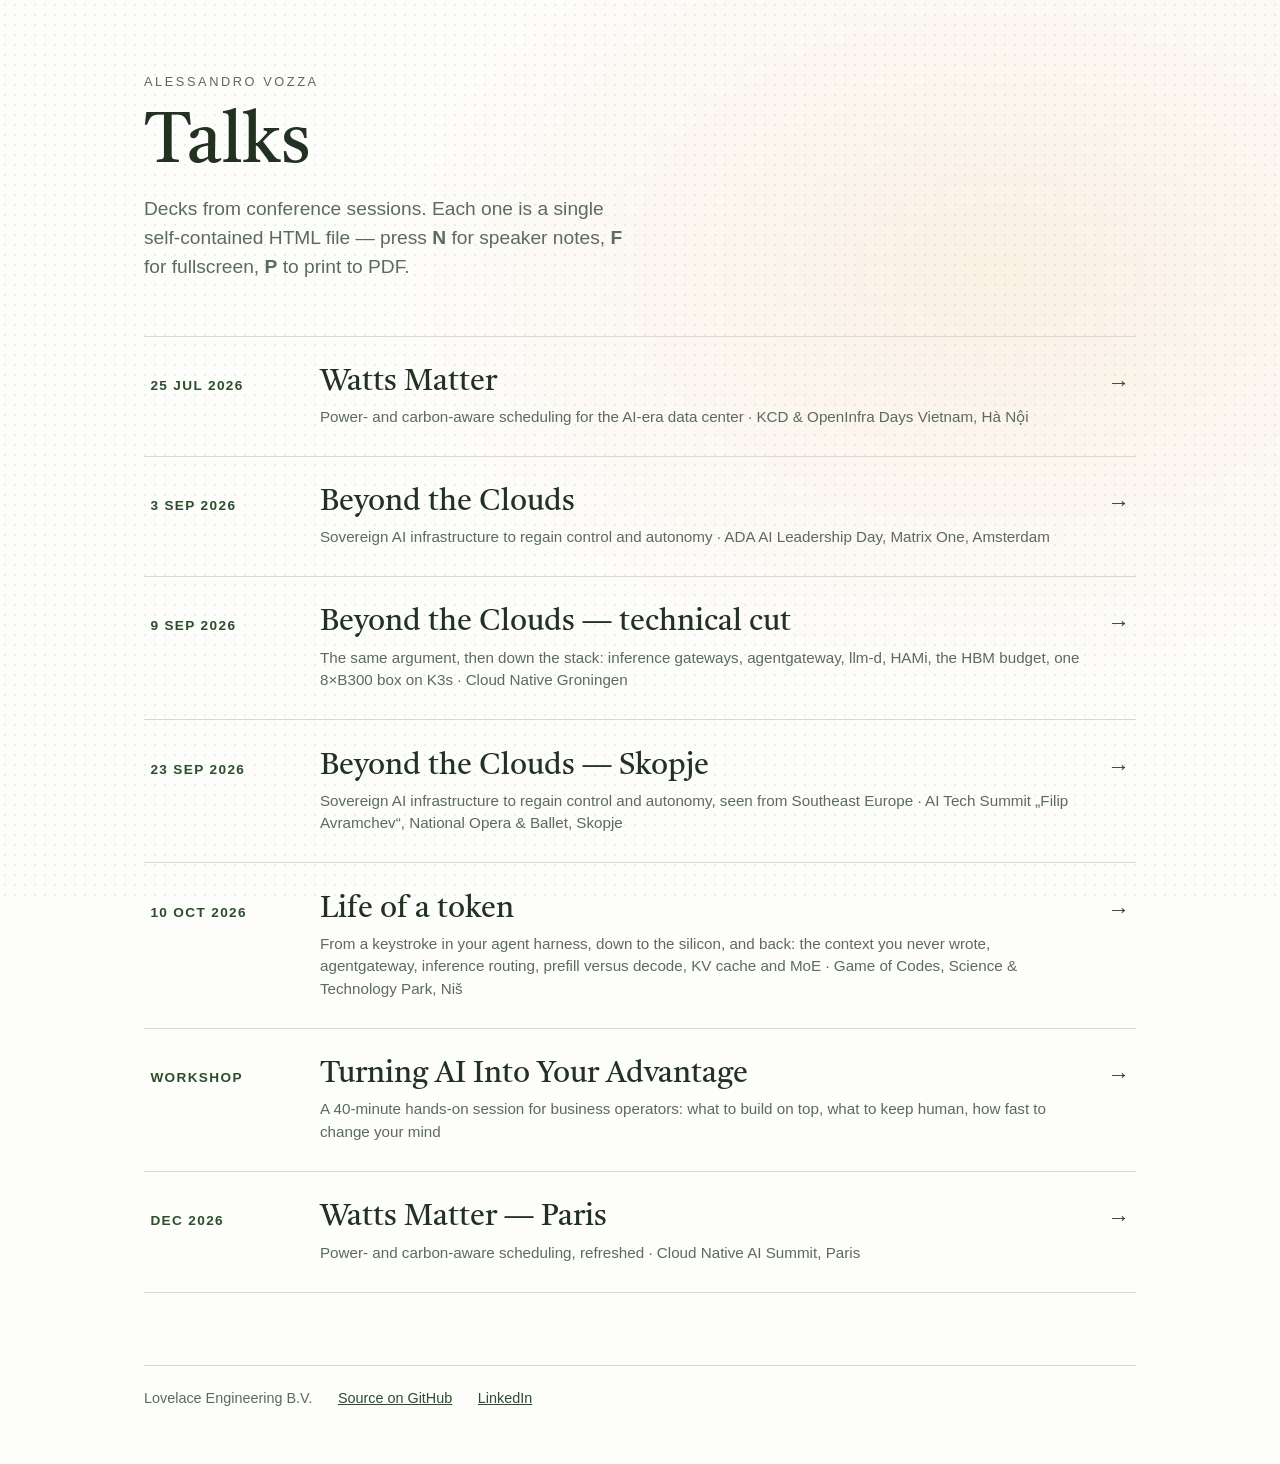
<file: index.html>
<!doctype html>
<html lang="en">
<head>
<meta charset="utf-8">
<meta name="viewport" content="width=device-width, initial-scale=1">
<title>Talks — Alessandro Vozza</title>
<meta name="description" content="Conference talk decks by Alessandro Vozza.">
<link rel="icon" href="data:image/svg+xml,%3Csvg xmlns='http://www.w3.org/2000/svg' viewBox='0 0 32 32'%3E%3Crect width='32' height='32' fill='%23233123'/%3E%3Crect x='8' y='8' width='4' height='16' fill='%23fff'/%3E%3Crect x='14' y='8' width='4' height='16' fill='%23fff'/%3E%3Crect x='20' y='8' width='4' height='16' fill='%23fff'/%3E%3C/svg%3E">
<link rel="stylesheet" href="https://fonts.googleapis.com/css2?family=Tiro+Tamil:ital@0;1&display=swap">
<style>
  :root {
    --ink: #233123; --paper: #fdfdfb; --accent: #2b4e2b;
    --fg: #233123; --muted: #5c6b5c; --rule: #d9d9d9;
    --serif: 'Tiro Tamil', 'Iowan Old Style', Georgia, serif;
    --sans: Arial, Helvetica, sans-serif;
  }
  * { box-sizing: border-box; margin: 0; padding: 0; }
  body {
    background-color: var(--paper); color: var(--fg); font-family: var(--sans);
    background-image:
      radial-gradient(circle, rgba(43,78,43,0.09) 1px, transparent 1.5px),
      radial-gradient(900px 620px at 78% 30%, rgba(250,238,224,0.85), transparent 70%);
    background-size: 10px 10px, 100% 100%;
    background-attachment: fixed;
    min-height: 100vh;
    padding: 8vh 6vw 6vh;
    line-height: 1.5;
  }
  main { max-width: 62rem; margin: 0 auto; }
  .eyebrow { font-size: 0.8rem; letter-spacing: 0.2em; text-transform: uppercase; color: var(--muted); }
  h1 { font-family: var(--serif); font-weight: 400; font-size: clamp(2.6rem, 6vw, 4.4rem); line-height: 1.02; margin: 1.1rem 0 0.9rem; text-wrap: balance; }
  .intro { font-size: clamp(1rem, 1.6vw, 1.2rem); color: var(--muted); max-width: 46ch; }
  ul { list-style: none; margin-top: 3.4rem; display: grid; gap: 0; }
  li { border-top: 1px solid var(--rule); }
  li:last-child { border-bottom: 1px solid var(--rule); }
  a.talk {
    display: grid; grid-template-columns: 9rem 1fr auto; gap: 1.6rem; align-items: baseline;
    padding: 1.7rem 0.4rem; text-decoration: none; color: inherit;
    transition: background 120ms ease, padding-left 120ms ease;
  }
  a.talk:hover, a.talk:focus-visible { background: rgba(43,78,43,0.06); padding-left: 1rem; }
  a.talk:focus-visible { outline: 2px solid var(--accent); outline-offset: -2px; }
  .when { font-size: 0.85rem; letter-spacing: 0.1em; text-transform: uppercase; color: var(--accent); font-weight: 700; }
  .what { font-family: var(--serif); font-size: clamp(1.35rem, 2.4vw, 1.9rem); line-height: 1.2; }
  .where { display: block; font-family: var(--sans); font-size: 0.95rem; color: var(--muted); margin-top: 0.35rem; }
  .go { font-size: 1.4rem; color: var(--accent); }
  footer { margin-top: 4.5rem; padding-top: 1.4rem; border-top: 1px solid var(--rule); font-size: 0.9rem; color: var(--muted); display: flex; flex-wrap: wrap; gap: 0.6rem 1.6rem; }
  footer a { color: var(--accent); }
  @media (max-width: 40rem) {
    a.talk { grid-template-columns: 1fr auto; }
    .when { grid-column: 1 / -1; }
  }
</style>
</head>
<body>

<main>
  <p class="eyebrow">Alessandro Vozza</p>
  <h1>Talks</h1>
  <p class="intro">Decks from conference sessions. Each one is a single self-contained HTML file — press <b>N</b> for speaker notes, <b>F</b> for fullscreen, <b>P</b> to print to PDF.</p>

  <ul>
    <li>
      <a class="talk" href="watt-matters/">
        <span class="when">25 Jul 2026</span>
        <span>
          <span class="what">Watts Matter</span>
          <span class="where">Power- and carbon-aware scheduling for the AI-era data center · KCD &amp; OpenInfra Days Vietnam, Hà Nội</span>
        </span>
        <span class="go" aria-hidden="true">&rarr;</span>
      </a>
    </li>
    <li>
      <a class="talk" href="beyond-the-clouds/">
        <span class="when">3 Sep 2026</span>
        <span>
          <span class="what">Beyond the Clouds</span>
          <span class="where">Sovereign AI infrastructure to regain control and autonomy · ADA AI Leadership Day, Matrix One, Amsterdam</span>
        </span>
        <span class="go" aria-hidden="true">&rarr;</span>
      </a>
    </li>
    <li>
      <a class="talk" href="beyond-the-clouds-tech/">
        <span class="when">9 Sep 2026</span>
        <span>
          <span class="what">Beyond the Clouds — technical cut</span>
          <span class="where">The same argument, then down the stack: inference gateways, agentgateway, llm-d, HAMi, the HBM budget, one 8×B300 box on K3s · Cloud Native Groningen</span>
        </span>
        <span class="go" aria-hidden="true">&rarr;</span>
      </a>
    </li>
    <li>
      <a class="talk" href="ai-tech-summit-2026/">
        <span class="when">23 Sep 2026</span>
        <span>
          <span class="what">Beyond the Clouds — Skopje</span>
          <span class="where">Sovereign AI infrastructure to regain control and autonomy, seen from Southeast Europe · AI Tech Summit „Filip Avramchev“, National Opera &amp; Ballet, Skopje</span>
        </span>
        <span class="go" aria-hidden="true">&rarr;</span>
      </a>
    </li>
    <li>
      <a class="talk" href="game-of-codes/">
        <span class="when">10 Oct 2026</span>
        <span>
          <span class="what">Life of a token</span>
          <span class="where">From a keystroke in your agent harness, down to the silicon, and back: the context you never wrote, agentgateway, inference routing, prefill versus decode, KV cache and MoE &middot; Game of Codes, Science &amp; Technology Park, Ni&scaron;</span>
        </span>
        <span class="go" aria-hidden="true">&rarr;</span>
      </a>
    </li>
    <li>
      <a class="talk" href="ai-advantage/">
        <span class="when">Workshop</span>
        <span>
          <span class="what">Turning AI Into Your Advantage</span>
          <span class="where">A 40-minute hands-on session for business operators: what to build on top, what to keep human, how fast to change your mind</span>
        </span>
        <span class="go" aria-hidden="true">&rarr;</span>
      </a>
    </li>
    <li>
      <a class="talk" href="watts-matter-paris/">
        <span class="when">Dec 2026</span>
        <span>
          <span class="what">Watts Matter — Paris</span>
          <span class="where">Power- and carbon-aware scheduling, refreshed · Cloud Native AI Summit, Paris</span>
        </span>
        <span class="go" aria-hidden="true">&rarr;</span>
      </a>
    </li>
  </ul>

  <footer>
    <span>Lovelace Engineering B.V.</span>
    <span><a href="https://github.com/ams0/talks">Source on GitHub</a></span>
    <span><a href="https://www.linkedin.com/in/alessandrovozza/">LinkedIn</a></span>
  </footer>
</main>

</body>
</html>
</file>
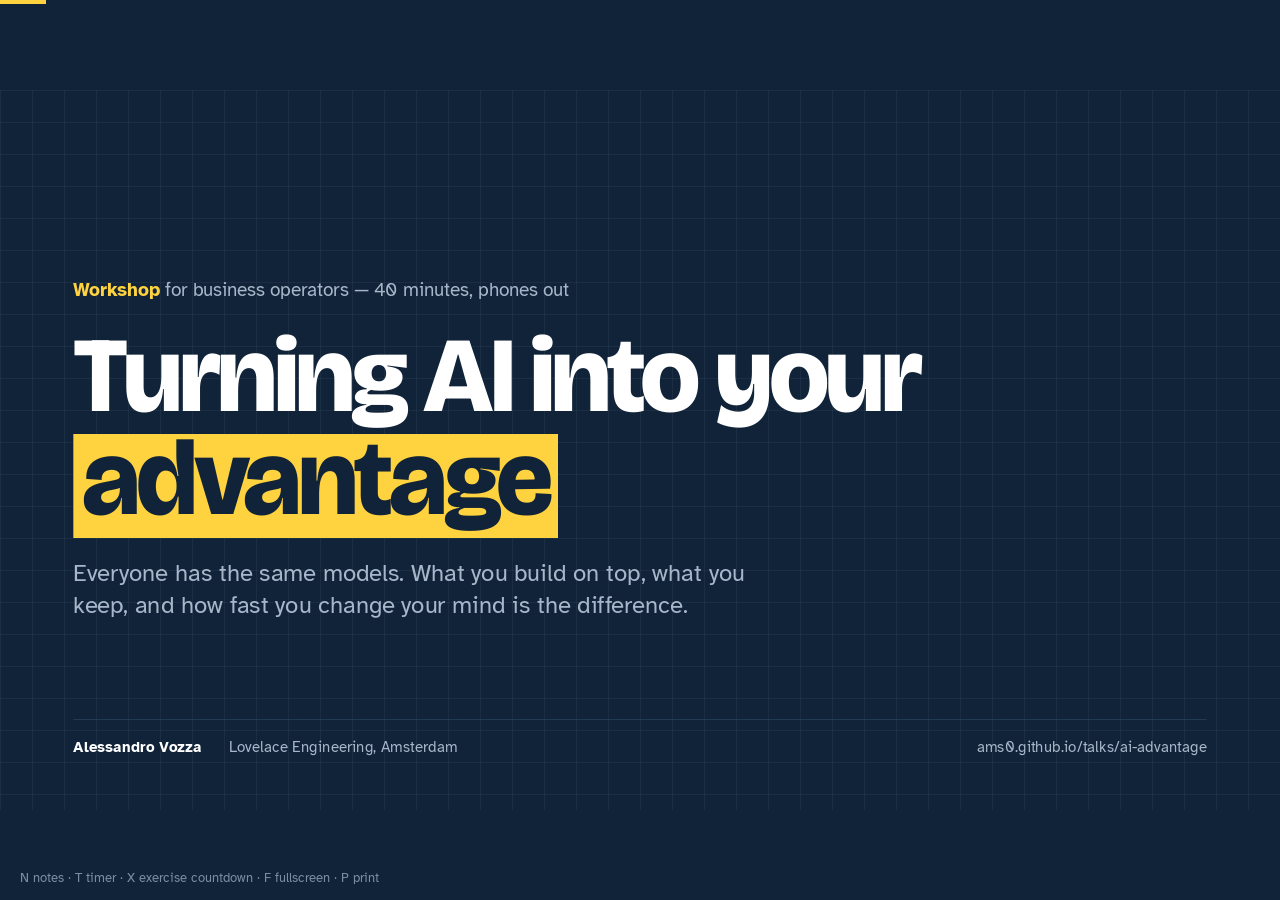
<file: ai-advantage/index.html>
<!doctype html>
<html lang="en">
<head>
<meta charset="utf-8">
<meta name="viewport" content="width=device-width, initial-scale=1">
<meta name="description" content="Turning AI Into Your Advantage — a 40-minute hands-on workshop for business operators. Alessandro Vozza.">
<link rel="icon" href="data:image/svg+xml,%3Csvg xmlns='http://www.w3.org/2000/svg' viewBox='0 0 32 32'%3E%3Crect width='32' height='32' fill='%23102338'/%3E%3Crect x='6' y='13' width='20' height='7' rx='1' fill='%23ffd23f'/%3E%3C/svg%3E">
<title>Turning AI Into Your Advantage</title>
<link rel="stylesheet" href="https://fonts.googleapis.com/css2?family=Bricolage+Grotesque:opsz,wght@12..96,400;12..96,600;12..96,800&family=Atkinson+Hyperlegible:ital,wght@0,400;0,700;1,400&display=swap">

<style>
/* ============================================================
   TURNING AI INTO YOUR ADVANTAGE — 40-minute operator workshop
   Idea:   a workshop whiteboard. Blueprint-navy ground, cool paper,
           and one highlighter-yellow marker stroke that only ever
           lands on the sentence the room should write down.
   Signal: three verdict colours used everywhere the framework
           appears — green automate, amber assist, coral keep human.
   Type:   Bricolage Grotesque (display) + Atkinson Hyperlegible
           (body — built for legibility at the back of a room).
   Engine: same as the other decks in this repo, plus an exercise
           countdown: X starts/pauses, R resets.
   ============================================================ */
:root {
  --ink:            #102338;   /* blueprint navy */
  --ink-2:          #17304a;
  --paper:          #f6f7f5;
  --paper-2:        #eceee9;
  --surface-muted:  #e2e6e3;
  --fg-on-light:    #102338;
  --fg-on-dark:     #ffffff;
  --fg-muted:       #56657a;
  --fg-muted-dark:  #a7b6c8;
  --accent:         #1f5fbf;   /* marker blue on light */
  --accent-soft:    #ffd23f;   /* highlighter on dark */
  --marker:         #ffd23f;
  --auto:           #2f8f5b;   /* verdict: automate */
  --assist:         #c98a00;   /* verdict: assist */
  --human:          #c2412d;   /* verdict: keep human */
  --rule:           #d3d9dd;
  --rule-dark:      #2c4560;

  --f-display: 'Bricolage Grotesque', 'Avenir Next', 'Segoe UI', sans-serif;
  --f-body:    'Atkinson Hyperlegible', Verdana, Arial, sans-serif;
  --f-code:    ui-monospace, 'SFMono-Regular', 'JetBrains Mono', Menlo, Consolas, monospace;
}
.on-dark { --accent: var(--accent-soft); --fg-muted: var(--fg-muted-dark); --rule: var(--rule-dark); }

* { box-sizing: border-box; margin: 0; padding: 0; }
html, body { height: 100%; overflow: hidden; background: var(--ink); font-family: var(--f-body); color: var(--fg-on-dark); }
#deck { position: relative; width: 100vw; height: 100vh; overflow: hidden; background: var(--ink); }

.slide {
  position: absolute; top: 50%; left: 50%;
  width: 1920px; height: 1080px;
  transform: translate(-50%, -50%) scale(var(--scale, 1));
  transform-origin: center center;
  opacity: 0; pointer-events: none;
  transition: opacity 140ms ease;
  overflow: hidden;
}
.slide.is-active { opacity: 1; pointer-events: auto; }
@media (prefers-reduced-motion: reduce) { .slide { transition: none; } }

/* grounds: a faint whiteboard grid, not a dot texture */
.on-light {
  background-color: var(--paper); color: var(--fg-on-light);
  background-image:
    linear-gradient(rgba(16,35,56,0.045) 1px, transparent 1px),
    linear-gradient(90deg, rgba(16,35,56,0.045) 1px, transparent 1px);
  background-size: 48px 48px;
}
.on-dark {
  background-color: var(--ink); color: var(--fg-on-dark);
  background-image:
    linear-gradient(rgba(167,182,200,0.07) 1px, transparent 1px),
    linear-gradient(90deg, rgba(167,182,200,0.07) 1px, transparent 1px);
  background-size: 48px 48px;
}

/* the one memorable device: a marker stroke behind a whole phrase */
.mark { background: linear-gradient(transparent 58%, var(--marker) 58%, var(--marker) 92%, transparent 92%);
  padding: 0 0.12em; -webkit-box-decoration-break: clone; box-decoration-break: clone; }
.on-dark .mark { color: var(--ink); background: var(--marker); padding: 0 0.16em; }

/* footer rule */
.ref {
  position: absolute; bottom: 44px; left: 96px; right: 96px;
  display: flex; align-items: center; gap: 24px;
  border-top: 1px solid var(--rule); padding-top: 16px;
  font-size: 20px;
}
.ref .ref-n { color: var(--accent); font-weight: 700; }
.ref .ref-right { margin-left: auto; }
.ref .ref-pg { font-family: var(--f-display); font-size: 24px; font-weight: 600; }
.on-light .ref { color: var(--fg-muted); }
.on-dark  .ref { color: var(--fg-muted-dark); }

h2 { font-family: var(--f-display); font-weight: 600; letter-spacing: -0.02em; line-height: 1.04; }
.lede { font-size: 29px; color: var(--fg-muted); margin-top: 20px; max-width: 70ch; line-height: 1.42; }

/* ---------- title ---------- */
.slide--title { padding: 120px 110px; display: flex; flex-direction: column; justify-content: center; }
.slide--title .kind { font-size: 28px; color: var(--fg-muted-dark); margin-bottom: 36px; }
.slide--title .kind b { color: var(--marker); font-weight: 700; }
.slide--title h1 { font-family: var(--f-display); font-size: 160px; line-height: 0.96; font-weight: 800; letter-spacing: -0.035em; max-width: 15ch; }
.slide--title h1 .mark { font-weight: 800;
  /* the stroke hugs the word: cap-height to just past the descender, not the whole line box */
  background: linear-gradient(transparent 15%, var(--marker) 15%, var(--marker) 96%, transparent 96%);
  padding: 0 0.08em; }
.slide--title .sub { font-size: 36px; line-height: 1.35; color: var(--fg-muted-dark); margin-top: 40px; max-width: 44ch; }
.slide--title .meta { position: absolute; bottom: 80px; left: 110px; right: 110px; display: flex; gap: 40px; align-items: baseline;
  font-size: 23px; color: var(--fg-muted-dark); border-top: 1px solid var(--rule-dark); padding-top: 26px; }
.slide--title .meta .who { color: var(--fg-on-dark); font-weight: 700; }
.slide--title .meta .spacer { flex: 1; }

/* ---------- claim ---------- */
.slide--claim { padding: 150px 140px; display: flex; flex-direction: column; justify-content: center; }
.slide--claim p { font-family: var(--f-display); font-size: 104px; line-height: 1.1; font-weight: 600; max-width: 20ch; letter-spacing: -0.025em; }
.slide--claim .after { font-family: var(--f-body); font-size: 32px; line-height: 1.4; font-weight: 400; color: var(--fg-muted); margin-top: 48px; max-width: 58ch; letter-spacing: 0; }

/* ---------- show of hands (who is in the room) ---------- */
.slide--poll { padding: 120px 130px 140px; display: flex; flex-direction: column; justify-content: center; }
.slide--poll .kicker { font-family: var(--f-display); font-size: 34px; font-weight: 800; color: var(--marker); }
.slide--poll h2 { font-size: 88px; font-weight: 800; margin-top: 12px; max-width: 18ch; }
.poll { list-style: none; counter-reset: q; display: grid; gap: 26px; margin-top: 54px; }
.poll li { counter-increment: q; display: grid; grid-template-columns: 72px 1fr; column-gap: 28px; row-gap: 6px; align-items: start; }
.poll li::before { content: counter(q); font-family: var(--f-display); font-weight: 800; font-size: 34px; width: 60px; height: 60px; border-radius: 50%;
  display: grid; place-items: center; background: rgba(255,210,63,0.16); color: var(--marker); margin-top: 2px; }
.poll b { grid-column: 2; font-family: var(--f-display); font-weight: 700; font-size: 42px; line-height: 1.1; letter-spacing: -0.02em; }
.poll em { grid-column: 2; font-style: normal; color: var(--fg-muted-dark); font-size: 26px; line-height: 1.35; }
.slide--poll .after { margin-top: 48px; font-size: 30px; line-height: 1.4; color: var(--fg-muted-dark); max-width: 60ch; }
.slide--poll .after b { color: var(--fg-on-dark); }

/* ---------- goals + agenda (the setup, right after the claim) ---------- */
.slide--agenda { padding: 130px 130px 140px; display: flex; flex-direction: column; justify-content: center; }
.slide--agenda h2 { font-size: 84px; }
.agenda { display: flex; gap: 14px; margin-top: 64px; }
.agenda > div { flex: 1 1 0; min-width: 215px; border-radius: 18px; padding: 30px 30px 34px; background: var(--paper-2); border: 1px solid var(--rule); display: flex; flex-direction: column; }
.agenda .min { font-family: var(--f-display); font-size: 64px; font-weight: 800; line-height: 1; letter-spacing: -0.03em; }
.agenda .min small { font-size: 26px; font-weight: 600; color: var(--fg-muted); margin-left: 6px; letter-spacing: 0; }
.agenda .what { font-family: var(--f-display); font-weight: 600; font-size: 32px; line-height: 1.1; margin-top: 18px; }
.agenda .how { font-size: 24px; line-height: 1.35; color: var(--fg-muted); margin-top: 10px; }
.agenda .now { background: var(--ink); color: var(--fg-on-dark); border-color: var(--ink); }
.agenda .now .how, .agenda .now .min small { color: var(--fg-muted-dark); }
.agenda .do { background: var(--marker); border-color: var(--marker); }
.agenda .do .how, .agenda .do .min small { color: rgba(16,35,56,0.72); }
.agenda .do .sub { display: flex; gap: 10px; margin-top: auto; padding-top: 24px; }
.agenda .do .sub span { flex: 1; background: rgba(16,35,56,0.12); border-radius: 10px; padding: 10px 12px; font-size: 22px; font-weight: 700; line-height: 1.25; }
.slide--agenda .prep { margin-top: 52px; font-size: 30px; line-height: 1.45; color: var(--fg-muted); max-width: 60ch; }
.slide--agenda .prep b { color: var(--fg-on-light); }

/* ---------- section ---------- */
.slide--section { padding: 130px 140px 170px; display: flex; flex-direction: column; justify-content: flex-end; }
.slide--section .num { font-family: var(--f-display); font-size: 260px; font-weight: 800; line-height: 0.82; color: var(--marker); letter-spacing: -0.05em; }
.slide--section h2 { font-size: 136px; font-weight: 800; margin-top: 24px; max-width: 18ch; }
.slide--section .lede { color: var(--fg-muted-dark); font-size: 34px; }
.slide--section .clock { font-family: var(--f-display); font-size: 28px; color: var(--fg-muted-dark); margin-top: 26px; }

/* ---------- bars (evidence) ---------- */
.slide--bars { padding: 130px 130px 140px; display: flex; flex-direction: column; justify-content: center; }
.slide--bars h2 { font-size: 80px; max-width: 26ch; }
.bars { display: grid; gap: 30px; margin-top: 56px; }
.bar { display: grid; grid-template-columns: 220px 1fr; gap: 40px; align-items: center; }
.bar .v { font-family: var(--f-display); font-size: 84px; font-weight: 800; line-height: 1; text-align: right; letter-spacing: -0.03em; }
.bar .lab { font-size: 28px; line-height: 1.3; margin-bottom: 12px; display: block; }
.bar .track { position: relative; height: 26px; background: var(--surface-muted); border-radius: 13px; overflow: hidden; }
.bar .fill { position: absolute; top: 0; left: 0; bottom: 0; background: var(--ink); border-radius: 13px; }
.bar.drop .v { color: var(--human); }
.bar.drop .fill { background: var(--human); }
.foot { font-size: 21px; color: var(--fg-muted); margin-top: 40px; }

/* ---------- duo / before-after ---------- */
.slide--duo { padding: 140px 130px; display: flex; flex-direction: column; justify-content: center; }
.slide--duo h2 { font-size: 82px; max-width: 24ch; }
.duo { display: grid; grid-template-columns: 1fr 1fr; gap: 44px; margin-top: 56px; }
.duo .card { padding: 50px 48px; border-radius: 22px; background: var(--surface-muted); display: flex; flex-direction: column; gap: 18px; }
.duo .card.dark { background: var(--ink); color: var(--fg-on-dark); border-radius: 22px 22px 22px 4px; }
.duo .lbl { font-size: 24px; color: var(--fg-muted); font-weight: 700; }
.duo .card.dark .lbl { color: var(--marker); }
.duo h3 { font-family: var(--f-display); font-size: 58px; font-weight: 600; line-height: 1.04; letter-spacing: -0.015em; }
.duo p { font-size: 28px; line-height: 1.4; color: var(--fg-muted); }
.duo .card.dark p { color: #c9d4e1; }

/* ---------- three calls ---------- */
.slide--calls { padding: 130px 110px 140px; display: flex; flex-direction: column; justify-content: center; }
.slide--calls h2 { font-size: 84px; }
.calls { display: grid; grid-template-columns: repeat(3, 1fr); gap: 0; margin-top: 64px; border-top: 3px solid var(--ink); }
.call { padding: 40px 44px 0 0; }
.call + .call { padding-left: 44px; border-left: 1px solid var(--rule); }
.call .q { font-family: var(--f-display); font-size: 30px; font-weight: 600; color: var(--accent); }
.call h3 { font-family: var(--f-display); font-size: 62px; font-weight: 800; line-height: 1.0; letter-spacing: -0.025em; margin-top: 16px; }
.call p { font-size: 28px; line-height: 1.42; color: var(--fg-muted); margin-top: 22px; }

/* ---------- verdict colours ---------- */
.v-auto { color: var(--auto); } .v-assist { color: var(--assist); } .v-human { color: var(--human); }

/* ---------- human list (levers) ---------- */
.slide--levers { padding: 120px 120px 136px; display: grid; grid-template-columns: 1fr 1fr; gap: 90px; align-items: center; }
.slide--levers h2 { font-size: 88px; }
.slide--levers .lede { font-size: 30px; }
.levers { list-style: none; display: grid; gap: 34px; }
.levers li { padding-left: 34px; border-left: 6px solid var(--human); }
.levers b { display: block; font-family: var(--f-display); font-size: 44px; font-weight: 600; line-height: 1.1; }
.levers span { display: block; font-size: 26px; line-height: 1.38; color: var(--fg-muted); margin-top: 8px; }

/* ---------- loop (change your mind) ---------- */
.slide--loop { padding: 130px 110px 140px; display: flex; flex-direction: column; justify-content: center; }
.slide--loop h2 { font-size: 82px; }
.loop { display: grid; grid-template-columns: 1fr 90px 1fr 90px 1fr; align-items: stretch; margin-top: 60px; }
.loop .arw { font-family: var(--f-display); font-size: 56px; color: var(--accent); align-self: center; text-align: center; }
.loop .cell { padding: 42px 38px; border-radius: 22px; background: #fff; border: 1px solid var(--rule); }
.loop .cell.win { background: var(--ink); color: var(--fg-on-dark); border-color: var(--ink); }
.loop .cl { font-size: 24px; font-weight: 700; color: var(--fg-muted); }
.loop .cell.win .cl { color: var(--marker); }
.loop .cv { font-family: var(--f-display); font-size: 58px; font-weight: 800; line-height: 1.02; margin-top: 14px; letter-spacing: -0.02em; }
.loop .cs { font-size: 26px; line-height: 1.4; color: var(--fg-muted); margin-top: 16px; }
.loop .cell.win .cs { color: #c9d4e1; }
.outs { display: flex; gap: 14px; margin-top: 18px; flex-wrap: wrap; }
.outs span { font-size: 24px; font-weight: 700; padding: 6px 18px; border-radius: 99px; background: rgba(255,255,255,0.1); }

/* ---------- Luca story ---------- */
.slide--story { padding: 130px 110px 140px; display: flex; flex-direction: column; justify-content: center; }
.slide--story h2 { font-size: 80px; }
.story { list-style: none; display: grid; grid-template-columns: repeat(5, 1fr); gap: 28px; margin-top: 64px; position: relative; }
.story::before { content: ""; position: absolute; top: 15px; left: 0; right: 0; height: 3px; background: var(--rule); }
.story li { position: relative; padding-top: 60px; }
.story li::before { content: ""; position: absolute; top: 0; left: 0; width: 32px; height: 32px; border-radius: 50%; background: var(--ink); }
.story li.hl::before { background: var(--marker); box-shadow: 0 0 0 3px var(--ink); }
.story .when { font-size: 24px; font-weight: 700; color: var(--accent); }
.story b { display: block; font-family: var(--f-display); font-size: 38px; font-weight: 600; line-height: 1.08; margin-top: 10px; }
.todo { display: block; margin-top: 16px; font-size: 24px; line-height: 1.38; color: var(--fg-muted);
  border: 2px dashed #b9c3cc; border-radius: 12px; padding: 14px 16px; background: rgba(255,255,255,0.7); }
.illus { position: absolute; top: 60px; right: 96px; font-size: 22px; font-weight: 700; color: var(--human);
  border: 2px solid var(--human); border-radius: 99px; padding: 6px 20px; }

/* ---------- flow with control point ---------- */
.slide--flow { padding: 130px 100px 140px; display: flex; flex-direction: column; justify-content: center; }
.slide--flow h2 { font-size: 80px; }
.flow { display: grid; grid-template-columns: repeat(5, 1fr); gap: 34px; margin-top: 64px; }
.flow .step { position: relative; padding: 36px 30px; border-radius: 20px; background: #fff; border: 1px solid var(--rule); border-top: 10px solid var(--auto); }
.flow .step.assist { border-top-color: var(--assist); }
.flow .step.human { border-top-color: var(--human); background: #fff6f3; }
.flow .step:not(:last-child)::after { content: "→"; position: absolute; right: -30px; top: 50%; transform: translateY(-50%);
  font-family: var(--f-display); font-size: 36px; color: var(--fg-muted); }
.flow .who { font-size: 22px; font-weight: 700; }
.flow h3 { font-family: var(--f-display); font-size: 40px; font-weight: 600; line-height: 1.06; margin-top: 12px; }
.flow p { font-size: 24px; line-height: 1.38; color: var(--fg-muted); margin-top: 12px; }
.kq { font-size: 30px; line-height: 1.4; margin-top: 50px; max-width: 70ch; }

/* ---------- exercise ---------- */
.slide--exercise { padding: 110px 110px 130px; display: grid; grid-template-columns: 1fr 560px; gap: 90px; align-items: center; }
.slide--exercise .tag { font-family: var(--f-display); font-size: 34px; font-weight: 800; color: var(--marker); }
.slide--exercise h2 { font-size: 104px; font-weight: 800; margin-top: 12px; }
.slide--exercise .lede { color: var(--fg-muted-dark); font-size: 31px; }
.steps { list-style: none; counter-reset: s; display: grid; gap: 26px; margin-top: 48px; }
.steps li { counter-increment: s; display: grid; grid-template-columns: 70px 1fr; gap: 20px; font-size: 30px; line-height: 1.38; }
.steps li::before { content: counter(s); font-family: var(--f-display); font-weight: 800; font-size: 36px; width: 56px; height: 56px; border-radius: 50%;
  display: grid; place-items: center; background: rgba(255,210,63,0.16); color: var(--marker); }
.steps li em { font-style: normal; color: var(--fg-muted-dark); display: block; font-size: 25px; margin-top: 4px; }
.tpanel { border: 2px solid var(--rule-dark); border-radius: 28px; padding: 50px 46px; text-align: center; background: var(--ink-2); }
.tpanel .tl { font-size: 26px; color: var(--fg-muted-dark); }
.xtimer { font-family: var(--f-display); font-size: 200px; font-weight: 800; line-height: 1; letter-spacing: -0.04em; margin: 18px 0 8px;
  font-variant-numeric: tabular-nums; cursor: pointer; color: var(--fg-on-dark); }
.xtimer.running { color: var(--marker); }
.xtimer.done { color: #ff7a63; }
.tpanel .keys { font-size: 22px; color: var(--fg-muted-dark); }
.tpanel .split { margin-top: 30px; padding-top: 26px; border-top: 1px solid var(--rule-dark); font-size: 25px; line-height: 1.5; color: #c9d4e1; text-align: left; }
.tpanel .split b { color: var(--fg-on-dark); }
.warn { margin-top: 36px; font-size: 26px; line-height: 1.4; padding: 18px 24px; border-radius: 14px; background: rgba(194,65,45,0.22); border: 1px solid rgba(255,122,99,0.55); }

/* ---------- X-ray worksheet preview ---------- */
.slide--sheet { padding: 110px 110px 130px; display: flex; flex-direction: column; justify-content: center; }
.slide--sheet h2 { font-size: 76px; }
table.xray { width: 100%; border-collapse: collapse; margin-top: 44px; font-size: 27px; background: #fff; border-radius: 16px; overflow: hidden; }
.xray th { text-align: left; font-weight: 700; padding: 20px 26px; background: var(--ink); color: #fff; font-size: 24px; }
.xray td { padding: 20px 26px; border-top: 1px solid var(--rule); }
.xray td.n { text-align: center; font-family: var(--f-display); font-weight: 600; font-size: 32px; }
.xray td.v { font-family: var(--f-display); font-weight: 800; font-size: 30px; }

/* ---------- the a-ha: one email, two briefs ---------- */
.slide--aha { padding: 96px 110px 130px; display: flex; flex-direction: column; justify-content: center; }
.slide--aha h2 { font-size: 72px; }
.inbound { margin-top: 30px; background: #fff; border-left: 8px solid var(--ink); border-radius: 0 16px 16px 0; padding: 20px 32px;
  font-family: var(--f-display); font-weight: 600; font-size: 34px; line-height: 1.3; letter-spacing: -0.01em; }
.inbound .from { display: block; font-family: var(--f-body); font-weight: 400; font-size: 21px; color: var(--fg-muted); margin-bottom: 6px; letter-spacing: 0; }
.two { display: grid; grid-template-columns: 1fr 1fr; gap: 40px; margin-top: 40px; }
.side { background: #fff; border: 1px solid var(--rule); border-top: 8px solid; border-radius: 20px; padding: 30px 34px 32px; }
.side.bad { border-top-color: var(--human); }
.side.good { border-top-color: var(--auto); }
.side .brief { font-family: var(--f-code); font-size: 23px; line-height: 1.45; background: var(--paper-2); border-radius: 10px; padding: 16px 20px; }
.side .brief .lbl { display: block; font-family: var(--f-body); font-size: 20px; color: var(--fg-muted); margin-bottom: 6px; }
.side .brief b { background: var(--marker); font-weight: 700; padding: 0 0.15em; }
.side .out { margin-top: 24px; font-size: 28px; line-height: 1.4; }
.side .out mark { background: rgba(194,65,45,0.16); color: var(--human); font-weight: 700; padding: 0 0.12em; }
.side.good .out b { color: var(--auto); }
.side .verdict { margin-top: 22px; padding-top: 16px; border-top: 1px solid var(--rule); font-size: 24px; line-height: 1.35; color: var(--fg-muted); }
.side.bad .verdict { color: var(--human); font-weight: 700; }
.side.good .verdict b { color: var(--fg-on-light); }

/* ---------- prompt template ---------- */
.slide--code { padding: 96px 100px 120px; display: grid; grid-template-columns: 1fr 1020px; gap: 64px; align-items: center; }
.slide--code h2 { font-size: 80px; }
.slide--code .lede { font-size: 28px; }
.codewrap { background: var(--ink); border-radius: 22px; padding: 38px 44px; }
.codewrap pre { font-family: var(--f-code); font-size: 25px; line-height: 1.5; color: #dde6ef; white-space: pre-wrap; }
.codewrap .k { color: var(--marker); font-weight: 700; }
.codewrap .f { color: #9cc3ff; }
.codewrap .hl { display: block; background: rgba(194,65,45,0.28); margin: 0 -44px; padding: 0 44px; }
.anat { list-style: none; display: grid; gap: 22px; margin-top: 40px; }
.anat li { font-size: 27px; line-height: 1.38; padding-left: 26px; border-left: 5px solid var(--accent); }
.anat b { display: block; }

/* ---------- kill switch card ---------- */
.card-slip { background: #fff; color: var(--ink); border-radius: 22px; padding: 40px 44px; border-top: 12px solid var(--human); }
.card-slip h3 { font-family: var(--f-display); font-size: 42px; font-weight: 800; }
.card-slip dl { display: grid; grid-template-columns: 250px 1fr; gap: 16px 20px; margin-top: 24px; font-size: 25px; }
.card-slip dt { font-weight: 700; }
.card-slip dd { border-bottom: 2px dotted #b9c3cc; color: var(--fg-muted); min-height: 34px; }

/* ---------- takeaways ---------- */
.slide--take { padding: 130px 130px 140px; display: flex; flex-direction: column; justify-content: center; }
.slide--take h2 { font-size: 84px; }
.take { list-style: none; display: grid; gap: 34px; margin-top: 60px; }
.take li { display: grid; grid-template-columns: 520px 1fr; gap: 50px; align-items: baseline; padding-top: 30px; border-top: 1px solid var(--rule); }
.take b { font-family: var(--f-display); font-size: 50px; font-weight: 800; line-height: 1.04; letter-spacing: -0.02em; }
.take span { font-size: 30px; line-height: 1.4; color: var(--fg-muted); }

/* ---------- cta ---------- */
.slide--cta { padding: 130px 130px; display: grid; grid-template-columns: 1fr 400px; gap: 100px; align-items: center; }
.slide--cta h2 { font-size: 92px; font-weight: 800; max-width: 17ch; }
.commit { margin-top: 44px; background: var(--paper); color: var(--ink); border-radius: 22px; padding: 38px 44px; font-size: 36px; line-height: 1.6; max-width: 1040px; }
.commit u { text-decoration: none; border-bottom: 3px dotted #8b98a6; padding: 0 70px; }
.slide--cta .links { list-style: none; display: grid; gap: 12px; margin-top: 40px; font-size: 26px; color: var(--fg-muted-dark); }
.slide--cta .links a { color: var(--fg-on-dark); text-decoration: none; border-bottom: 2px solid var(--marker); }
.me-col { display: flex; flex-direction: column; gap: 18px; }
.me-col .portrait { width: 300px; height: 300px; border-radius: 50%; object-fit: cover; border: 8px solid var(--marker); }
.me-col .who { font-family: var(--f-display); font-size: 48px; font-weight: 800; line-height: 1.02; }
.me-col .role { font-size: 24px; line-height: 1.45; color: var(--fg-muted-dark); }

/* ---------- sources ---------- */
.slide--srcs { padding: 90px 100px 110px; display: flex; flex-direction: column; justify-content: center; }
.slide--srcs h2 { font-size: 60px; margin-bottom: 36px; }
.srcs { list-style: none; display: grid; gap: 22px; font-size: 25px; line-height: 1.38; max-width: 1500px; }
.srcs li { padding-left: 24px; border-left: 4px solid var(--accent); color: var(--fg-muted); }
.srcs b { display: block; color: var(--fg-on-light); }

/* ---------- chrome ---------- */
#progress { position: fixed; top: 0; left: 0; height: 4px; background: var(--marker); z-index: 200; transition: width 180ms ease; }
#notes { position: fixed; left: 0; right: 0; bottom: 0; z-index: 300; background: #0b1a2b; border-top: 3px solid var(--marker);
  padding: 20px 28px 22px; max-height: 42vh; overflow-y: auto; display: none; font-size: 15px; line-height: 1.55; color: #d3dbe4; }
#notes.on { display: block; }
#notes h4 { font-size: 13px; letter-spacing: 0.08em; color: var(--marker); margin-bottom: 10px; display: flex; gap: 18px; align-items: baseline; }
#notes h4 .clock { margin-left: auto; color: #94a6b8; }
#notes p { margin-bottom: 8px; max-width: 112ch; }
#notes b { color: #fff; }
#notes .say { border-left: 3px solid var(--marker); padding-left: 12px; font-style: italic; color: #f1f4f7; }
.s-notes { display: none; }
#help { position: fixed; bottom: 14px; left: 20px; font-size: 13px; color: #7a8ea3; z-index: 200; transition: opacity 400ms ease; pointer-events: none; }
#help.gone { opacity: 0; }
.frag { opacity: 0; transition: opacity 300ms ease, transform 300ms ease; transform: translateY(10px); }
.frag.on { opacity: 1; transform: none; }
@media (prefers-reduced-motion: reduce) { .frag { transition: none; transform: none; } }
@media print {
  @page { size: 1920px 1080px; margin: 0; }
  html, body { overflow: visible; }
  #deck { width: auto; height: auto; }
  #progress, #notes, #help { display: none !important; }
  .frag { opacity: 1 !important; transform: none !important; }
  .slide { position: relative; top: auto; left: auto; transform: none; opacity: 1 !important; page-break-after: always; }
}
</style>
</head>
<body>

<div id="progress"></div>

<main id="deck">

<!-- 1 ..................................................................... -->
<section class="slide on-dark slide--title">
  <p class="kind"><b>Workshop</b> for business operators — 40 minutes, phones out</p>
  <h1>Turning AI into your <span class="mark">advantage</span></h1>
  <p class="sub">Everyone has the same models. What you build on top, what you keep, and how fast you change your mind is the difference.</p>
  <footer class="meta">
    <span class="who">Alessandro Vozza</span>
    <span>Lovelace Engineering, Amsterdam</span>
    <span class="spacer"></span>
    <span>ams0.github.io/talks/ai-advantage</span>
  </footer>
  <div class="s-notes">
    <p><b>Before you start: add the event name and date to this slide.</b> The meta line has no date on purpose until you confirm it.</p>
    <p><b>Open with the show of hands on the next two slides, not with your bio.</b> The host has read the bio already. Your first line is a question.</p>
    <p>Bio correction: you are no longer at Microsoft (ended 31 Aug 2026). If the host reads "today he partners with enterprises at Microsoft", correct it lightly: "formerly — these days I do this independently."</p>
  </div>
</section>

<!-- 2 ..................................................................... -->
<section class="slide on-dark slide--poll">
  <p class="kicker">Show of hands</p>
  <h2>Who's in the room?</h2>
  <ul class="poll">
    <li><b>You own the business, or the P&amp;L is yours</b><em>Owners, founders, managing directors.</em></li>
    <li class="frag"><b>You run a team inside someone else's business</b><em>Operations, sales, finance, support, delivery.</em></li>
    <li class="frag"><b>You are the whole team</b><em>Freelancers and solo founders. Your first hire may be the one you build today.</em></li>
    <li class="frag"><b>More than twenty people work where you work</b><em>Keep it up if it's more than a hundred.</em></li>
  </ul>
  <div class="s-notes">
    <p>Builds one per click. Count roughly, say the count back to the room. This is where you pick your examples for the next forty minutes.</p>
    <p><b>Mostly owners:</b> talk euros and hours. <b>Mostly team leads:</b> the "keep human" list on the worksheet is something they agree with their boss; say so at Call 2. <b>Mostly solo:</b> the teammate they build in Exercise 2 is literally their first hire.</p>
  </div>
</section>

<!-- 3 ..................................................................... -->
<section class="slide on-dark slide--poll">
  <p class="kicker">Keep them up</p>
  <h2>Where are you with AI?</h2>
  <ul class="poll">
    <li><b>You used an AI tool this week</b><em>Any tool, any task. Nearly every hand.</em></li>
    <li class="frag"><b>Something AI does in your business every week without you touching it</b><em>Not "I ask it things" — it runs.</em></li>
    <li class="frag"><b>You can name the euros it earned or saved you last month</b><em>A number, not a feeling.</em></li>
  </ul>
  <p class="after frag"><b>That drop between the first hand and the last</b> is what we close in the next forty minutes.</p>
  <div class="s-notes">
    <p>Three questions, hands stay up, so the room watches the hands go down. Wait a full two seconds after each.</p>
    <p class="say">"Hands up if you used an AI tool this week." (Nearly all.) "Keep it up if something AI does in your business every week without you touching it." (A third.) "Keep it up if you can tell me the euros it earned or saved you last month." (Two or three.) "That drop is what we close in the next forty minutes."</p>
    <p>If more hands than expected survive the last question, name them — they are your Luca if Luca isn't in the room.</p>
  </div>
</section>

<!-- 4 ..................................................................... -->
<section class="slide on-light slide--duo">
  <h2>Every restaurant on the street buys from the same supplier</h2>
  <div class="duo">
    <div class="card">
      <span class="lbl">What everyone gets</span>
      <h3>The same ingredients</h3>
      <p>Same models, same chat apps, same copilots in the same office suite. Same price list.</p>
    </div>
    <div class="card dark frag">
      <span class="lbl">What makes the queue</span>
      <h3>The recipe and the kitchen</h3>
      <p>Which dishes you cook, who tastes before it leaves the pass, and how quickly you change the menu.</p>
    </div>
  </div>
  <div class="s-notes">
    <p><b>The anchor analogy. Come back to "the kitchen" in every section.</b></p>
    <p class="say">"Two restaurants, same street, same supplier. Same tomatoes, same flour. One has a queue out the door. The ingredients don't explain that. The kitchen does."</p>
    <p>Click once to reveal the right card.</p>
  </div>
</section>

<!-- 3 ..................................................................... -->
<section class="slide on-light slide--bars">
  <h2>Nearly everyone has the ingredients. Few are feeding the queue.</h2>
  <div class="bars">
    <div class="bar"><span class="v">88%</span><div><span class="lab">use AI in at least one business function</span><div class="track"><div class="fill" style="width:88%"></div></div></div></div>
    <div class="bar frag"><span class="v">~33%</span><div><span class="lab">have started scaling AI across the organisation</span><div class="track"><div class="fill" style="width:33%"></div></div></div></div>
    <div class="bar drop frag"><span class="v">39%</span><div><span class="lab">report any profit (EBIT) impact at all — most of them under 5%</span><div class="track"><div class="fill" style="width:39%"></div></div></div></div>
    <div class="bar drop frag"><span class="v">~6%</span><div><span class="lab">are "high performers": 5%+ of EBIT from AI and significant value</span><div class="track"><div class="fill" style="width:6%"></div></div></div></div>
  </div>
  <p class="foot">McKinsey, The State of AI in 2025: Agents, innovation, and transformation (November 2025).</p>
  <div class="s-notes">
    <p><b>Builds one bar per click. Say each number once, then let the drop speak.</b></p>
    <p class="say">"Almost nine in ten use it. Fewer than four in ten can see it in profit. About six in a hundred get serious value. Today is about what those six do differently."</p>
    <p>If challenged: the 39% is "any level of EBIT impact", self-reported. The ~6% is McKinsey's own high-performer definition. Both are on the sources slide.</p>
  </div>
</section>

<!-- 4 ..................................................................... -->
<section class="slide on-dark slide--claim">
  <p>Access isn't the advantage. <span class="mark">Decisions are.</span></p>
  <p class="after">Three decisions, specifically. We'll name them, see them in a real business, and then you'll make them for your own.</p>
  <div class="s-notes">
    <p><b>Pause after the first sentence. Two full seconds.</b></p>
    <p>The next two slides do the setup: what they leave with, then how the time runs. Don't pre-empt them here.</p>
  </div>
</section>

<!-- 5 ..................................................................... -->
<section class="slide on-light slide--take">
  <h2>What you leave with</h2>
  <ul class="take">
    <li><b>One process in your week, X-rayed</b><span>Split into steps, each one marked automate, assist or keep human. On paper, in your handwriting.</span></li>
    <li class="frag"><b>A working AI teammate you built</b><span>Briefed like a new hire, attacked by a partner, with a "NEEDS HUMAN" exit for the cases it shouldn't touch.</span></li>
    <li class="frag"><b>A review date in your calendar</b><span>With an owner, one number that means success, and the signal that switches it off.</span></li>
  </ul>
  <div class="s-notes">
    <p>Builds one per click. Point at the worksheet on the table: every one of these is a box on it.</p>
    <p class="say">"Not a tour of tools. Not a list of prompts. Three things you can photograph on your way out."</p>
  </div>
</section>

<!-- 6 ..................................................................... -->
<section class="slide on-light slide--agenda">
  <h2>How the next forty minutes run</h2>
  <div class="agenda">
    <div class="now"><div class="min">5<small>min</small></div><div class="what">Why</div><div class="how">Same ingredients, different queue. The gap in the numbers.</div></div>
    <div><div class="min">6<small>min</small></div><div class="what">The three calls</div><div class="how">Build on top. Keep. Change your mind on a schedule.</div></div>
    <div><div class="min">6<small>min</small></div><div class="what">Luca's kitchen</div><div class="how">One real business: automated to the extreme, still in control.</div></div>
    <div class="do" style="flex-grow: 2.6"><div class="min">20<small>min</small></div><div class="what">Your turn</div><div class="how">Three exercises on the worksheet, in pairs.</div>
      <div class="sub"><span>X-ray<br>8:00</span><span>Build<br>8:00</span><span>Kill switch<br>4:00</span></div></div>
    <div><div class="min">3<small>min</small></div><div class="what">Close</div><div class="how">Three takeaways and one sentence you photograph.</div></div>
  </div>
  <p class="prep"><b>Phones out</b> — you'll build on whatever assistant is on it. <b>Pens ready</b> — the worksheet is on your table. <b>Pair up</b> with someone you don't work with.</p>
  <div class="s-notes">
    <p><b>Thirty seconds.</b> The point of this slide is the yellow block: half the session is them working, not you talking.</p>
    <p class="say">"I talk for seventeen minutes. You work for twenty. Find your partner now."</p>
  </div>
</section>

<!-- 7 ..................................................................... -->
<section class="slide on-dark slide--section">
  <span class="num">1</span>
  <h2>The three calls</h2>
  <p class="lede">What to build on top. What to keep. How fast to change your mind.</p>
  <p class="clock">Minutes 5–11</p>
  <div class="s-notes"><p>Keep moving. This section is six minutes; the exercises need the time more than the theory does.</p></div>
</section>

<!-- 6 ..................................................................... -->
<section class="slide on-light slide--calls">
  <h2>Three calls separate the kitchen from the supplier</h2>
  <div class="calls">
    <div class="call">
      <span class="q">Call 1</span>
      <h3>Build on top, not beside</h3>
      <p>Put AI inside a workflow you already run every week.</p>
    </div>
    <div class="call frag">
      <span class="q">Call 2</span>
      <h3>Know what you refuse to hand over</h3>
      <p>AI drafts. A human decides where money, trust or your name is at stake.</p>
    </div>
    <div class="call frag">
      <span class="q">Call 3</span>
      <h3>Change your mind on a schedule</h3>
      <p>Every automation gets an owner, a metric, and a review date.</p>
    </div>
  </div>
  <div class="s-notes">
    <p><b>Builds one call per click.</b> One sentence each — the next three slides unpack them.</p>
    <p class="say">"Automate to the extreme. Decide like an owner. Review like a scientist."</p>
  </div>
</section>

<!-- 7 ..................................................................... -->
<section class="slide on-light slide--duo">
  <h2>Call 1 — a dishwasher in the garage saves nobody any time</h2>
  <div class="duo">
    <div class="card">
      <span class="lbl">AI beside the work</span>
      <h3>"Ask the chatbot when you remember"</h3>
      <p>Copy, paste, copy back. Depends on who's curious. Nobody can say what it saved.</p>
    </div>
    <div class="card dark frag">
      <span class="lbl">AI inside the work</span>
      <h3>"Every inbound request gets a draft by 9:00"</h3>
      <p>Same step, same input, same format, every time. You can count it, so you can improve it.</p>
    </div>
  </div>
  <div class="s-notes">
    <p><b>The high-performer finding lives here.</b> McKinsey's high performers report redesigning workflows, not just adding tools.</p>
    <p class="say">"A dishwasher in the garage is technically a dishwasher. It saves time only once it's plumbed into the kitchen."</p>
    <p>Growth, not only efficiency: companies seeing the most value often set growth or innovation as goals too. Ask: "What could you now offer that you couldn't staff before?"</p>
  </div>
</section>

<!-- 8 ..................................................................... -->
<section class="slide on-light slide--levers">
  <div>
    <h2>Call 2 — autopilot flies the plane. The pilot owns the landing.</h2>
    <p class="lede">Decide in advance where the human stays. Write it down, so nobody has to guess under pressure.</p>
  </div>
  <ul class="levers">
    <li class="frag"><b>Decisions about money</b><span>Prices, refunds, discounts, credit, payroll.</span></li>
    <li class="frag"><b>Relationships</b><span>The unhappy client, the key supplier, the hire.</span></li>
    <li class="frag"><b>Your voice</b><span>Anything that carries your name to the outside world.</span></li>
    <li class="frag"><b>Anything you can't undo</b><span>Sent, signed, paid, published, deleted.</span></li>
  </ul>
  <div class="s-notes">
    <p><b>Builds four items.</b> Ask the room which one they'd add — you'll often hear "hiring" or "legal".</p>
    <p>Key nuance: "keep human" doesn't mean "no AI". AI can prepare the refund decision; a person approves it. That's the Assist verdict in Exercise 1.</p>
  </div>
</section>

<!-- 9 ..................................................................... -->
<section class="slide on-light slide--loop">
  <h2>Call 3 — treat every automation as an experiment</h2>
  <div class="loop">
    <div class="cell">
      <span class="cl">Hypothesis</span>
      <div class="cv">"This saves 3 hours a week"</div>
      <p class="cs">Written down before you start, with one number.</p>
    </div>
    <span class="arw">→</span>
    <div class="cell frag">
      <span class="cl">Two-week test</span>
      <div class="cv">One owner. One metric.</div>
      <p class="cs">Small enough to fail cheaply. Real enough to learn from.</p>
    </div>
    <span class="arw frag">→</span>
    <div class="cell win frag">
      <span class="cl">Review date</span>
      <div class="cv">Decide, on purpose</div>
      <div class="outs"><span class="v-auto" style="color:#7fd6a6">Keep</span><span style="color:#ffd23f">Fix</span><span style="color:#ff9a86">Kill</span></div>
    </div>
  </div>
  <div class="s-notes">
    <p><b>Your research-chemist line goes here.</b></p>
    <p class="say">"I started as a chemist. You never fall in love with the hypothesis. You run the experiment, read the result, and change your mind without drama."</p>
    <p>The failure mode to name: automations that nobody owns keep running for a year after they stopped being useful.</p>
  </div>
</section>

<!-- 10 .................................................................... -->
<section class="slide on-dark slide--section">
  <span class="num">2</span>
  <h2>Luca's kitchen</h2>
  <p class="lede">A real business from our community: automated to the extreme, still in control.</p>
  <p class="clock">Minutes 11–17</p>
  <div class="s-notes">
    <p><b>If Luca is in the room, bring him up here</b> and interview him for 90 seconds using the five beats on the next slide. A live answer beats any slide.</p>
  </div>
</section>

<!-- 11 .................................................................... -->
<section class="slide on-light slide--story">
  <span class="illus">Fill in before presenting</span>
  <h2>Luca's story, told through the three calls</h2>
  <ol class="story">
    <li><span class="when">Before</span><b>The weekly pain</b><span class="todo">[Business, team size, and one number: hours a week, reply time, or missed leads]</span></li>
    <li class="frag"><span class="when">Call 1</span><b>What he built in</b><span class="todo">[The workflow he automated, step by step]</span></li>
    <li class="frag"><span class="when">Call 2</span><b>What he kept</b><span class="todo">[The step that stays human, and his reason]</span></li>
    <li class="frag"><span class="when">Call 3</span><b>What he dropped</b><span class="todo">[Something he tried, measured, and changed or killed]</span></li>
    <li class="frag hl"><span class="when">After</span><b>The result</b><span class="todo">[One number, plus what he does with the time now]</span></li>
  </ol>
  <div class="s-notes">
    <p><b>Every dashed box is a placeholder. Replace them all and delete the red "Fill in" badge.</b></p>
    <p>Interview questions if Luca is live: "What ate your week?" · "What did you hand to AI first?" · "What would you never hand over?" · "What did you switch off?" · "What changed in the numbers?"</p>
  </div>
</section>

<!-- 12 .................................................................... -->
<section class="slide on-light slide--flow">
  <span class="illus">Illustrative — replace with Luca's flow</span>
  <h2>Automated to the extreme, with one deliberate checkpoint</h2>
  <div class="flow">
    <div class="step"><span class="who v-auto">AI</span><h3>Request arrives</h3><p>Email, form, or chat — collected in one place.</p></div>
    <div class="step frag"><span class="who v-auto">AI</span><h3>Sort and enrich</h3><p>Type, urgency, customer history attached.</p></div>
    <div class="step assist frag"><span class="who v-assist">AI drafts</span><h3>Draft the reply</h3><p>In house tone, with a confidence flag.</p></div>
    <div class="step human frag"><span class="who v-human">Human</span><h3>Approve or edit</h3><p>Ten seconds when it's right. Full attention when it's flagged.</p></div>
    <div class="step frag"><span class="who v-auto">AI</span><h3>Send and log</h3><p>Tracked, so the review date has data.</p></div>
  </div>
  <p class="kq frag">Four steps run themselves. <span class="mark">The one that carries his name doesn't.</span></p>
  <div class="s-notes">
    <p><b>This is a generic reference pattern, clearly labelled.</b> Swap the step names for Luca's real ones, keep the colour coding.</p>
    <p>Point at the coral step: "This is Call 2 made concrete. That box is why he sleeps at night."</p>
  </div>
</section>

<!-- 13 .................................................................... -->
<section class="slide on-dark slide--section">
  <span class="num">3</span>
  <h2>Your turn</h2>
  <p class="lede">Three exercises, twenty minutes. You leave with a working helper and a date to review it.</p>
  <p class="clock">Minutes 17–37</p>
  <div class="s-notes">
    <p><b>Worksheets are already on the tables</b> (handout.html, printed double-sided) and pairs were formed at slide 8. Check nobody is sitting alone, then press X on the next slide.</p>
  </div>
</section>

<!-- 14 .................................................................... -->
<section class="slide on-dark slide--exercise" data-timer="480">
  <div>
    <span class="tag">Exercise 1 of 3</span>
    <h2>Workflow X-ray</h2>
    <p class="lede">Find one real candidate in your own week.</p>
    <ol class="steps">
      <li><span>Pick a process you run <b>every week</b>. Keep it small.<em>"Follow-up after a sales call", not "sales".</em></span></li>
      <li><span>Write it as 5–8 steps on the worksheet.</span></li>
      <li><span>Score each step 1–3: repetitive, needs judgment, cost of a mistake.</span></li>
      <li><span>Swap sheets. Your partner challenges one verdict.</span></li>
    </ol>
  </div>
  <div class="tpanel">
    <span class="tl">Time left</span>
    <div class="xtimer">8:00</div>
    <span class="keys">X start / pause · R reset</span>
    <p class="split"><b>0:00–3:00</b> solo<br><b>3:00–7:00</b> pairs<br><b>7:00–8:00</b> two shares</p>
  </div>
  <div class="s-notes">
    <p><b>Press X to start the countdown.</b> Walk the room. You'll see two failure modes:</p>
    <p>1) Process too big ("marketing"). Push to one repeating task. 2) Everything marked "needs judgment". Ask: "Would a sharp intern with a checklist get this 80% right?"</p>
    <p>At 7:00, ask two people to read out their top Automate step. Write them on a flipchart — you'll reuse them in Exercise 2.</p>
  </div>
</section>

<!-- 15 .................................................................... -->
<section class="slide on-light slide--sheet">
  <h2>How the scores turn into a verdict</h2>
  <table class="xray">
    <thead><tr><th>Step (example: after a sales call)</th><th>Repetitive</th><th>Needs judgment</th><th>Cost of a mistake</th><th>Verdict</th></tr></thead>
    <tbody>
      <tr><td>Write up the call notes</td><td class="n">3</td><td class="n">1</td><td class="n">1</td><td class="v v-auto">Automate</td></tr>
      <tr class="frag"><td>Draft the follow-up email</td><td class="n">3</td><td class="n">2</td><td class="n">2</td><td class="v v-assist">Assist</td></tr>
      <tr class="frag"><td>Update the CRM record</td><td class="n">3</td><td class="n">1</td><td class="n">1</td><td class="v v-auto">Automate</td></tr>
      <tr class="frag"><td>Decide the discount to offer</td><td class="n">2</td><td class="n">3</td><td class="n">3</td><td class="v v-human">Keep human</td></tr>
    </tbody>
  </table>
  <p class="foot">Rule of thumb: high repetition and low judgment → automate. High repetition, real judgment → AI drafts, you decide. High cost of a mistake or a relationship on the line → keep human.</p>
  <div class="s-notes">
    <p><b>Show this slide before starting the timer if the room looks unsure</b>, or after as the debrief. It's the same content as the worksheet's rule box.</p>
  </div>
</section>

<!-- 16 .................................................................... -->
<section class="slide on-light slide--aha">
  <h2>One customer email. Two briefs.</h2>
  <blockquote class="inbound"><span class="from">Inbound, Tuesday 08:57</span>"Third time my order is late. I want a full refund and I'm posting a review tonight."</blockquote>
  <div class="two">
    <div class="side bad">
      <div class="brief"><span class="lbl">The brief</span>Reply to customer emails. Be helpful and friendly.</div>
      <p class="out">Hi Mark, I'm so sorry — you're completely right. I've issued a <mark>full refund</mark> and added a <mark>20% code</mark> for your next order. Thanks for your patience!</p>
      <p class="verdict">Sent 09:02. Nobody read it. A refund and a discount nobody approved.</p>
    </div>
    <div class="side good frag">
      <div class="brief"><span class="lbl">The brief</span>Reply to customer emails. Be helpful and friendly. <b>If unsure, reply "NEEDS HUMAN" and say why.</b></div>
      <p class="out"><b>NEEDS HUMAN.</b> The customer is asking for a refund and threatening a public review. That's a decision for you, not for me.</p>
      <p class="verdict">Nothing left the building. <b>It landed in your inbox at 09:02 instead.</b></p>
    </div>
  </div>
  <div class="s-notes">
    <p><b>The a-ha.</b> Read the email aloud. Show the left card and let it sit — someone will wince at "full refund". Then one click for the right card. Don't explain it yet; the next slide does.</p>
    <p class="say">"Same model. Same email. Read the two briefs again. Find the difference."</p>
    <p><b>Before the event:</b> run both briefs on your own assistant with this email and screenshot the results. If your outputs differ from the slide, put your real ones on it — "I ran this last night" is worth more than a tidy example.</p>
  </div>
</section>

<section class="slide on-dark slide--claim">
  <p>Same model. Same email. <span class="mark">One line</span> you wrote.</p>
  <p class="after frag">That's the whole trick. Automate harder than feels comfortable — and write down, in the brief, where it has to stop and come back to you.</p>
  <div class="s-notes">
    <p>Pause on the first line. Then click. This is where the room understands that "keep human" is not a brake, it's the thing that lets them press the accelerator.</p>
    <p>The template on the next slide shows where that line lives in the brief. Slide 24 returns to it after they've made it fire on their own phone.</p>
  </div>
</section>

<section class="slide on-light slide--code">
  <div>
    <h2>Exercise 2 — brief it like a new hire, not a search box</h2>
    <ul class="anat">
      <li class="frag"><b>Role and task</b>Who it is and what it produces, every single time.</li>
      <li class="frag"><b>Rules</b>Tone, must-dos, never-dos. Your Call 2 list goes here.</li>
      <li class="frag"><b>The exit</b>The highlighted line. It's how you automate hard and stay in control.</li>
    </ul>
  </div>
  <div class="codewrap"><pre><span class="k">ROLE</span>
You are the <span class="f">[job title]</span> for <span class="f">[company]</span>,
a <span class="f">[one-line description]</span>.

<span class="k">TASK</span>
Each time I give you <span class="f">[a customer email]</span>,
produce <span class="f">[a reply draft]</span>.

<span class="k">RULES</span>
- Tone: <span class="f">[warm, direct, no jargon]</span>
- Always: <span class="f">[give a delivery time]</span>
- Never: <span class="f">[promise refunds or quote prices]</span>
<span class="hl">- If unsure, reply "NEEDS HUMAN" and say why.</span>

<span class="k">FORMAT</span>
<span class="f">[Subject line, then at most 120 words]</span>

<span class="k">EXAMPLE OF A GOOD ANSWER</span>
<span class="f">[paste one you'd happily send]</span></pre></div>
  <div class="s-notes">
    <p><b>The template is on page 2 of the handout</b>, so nobody has to copy it from the screen.</p>
    <p class="say">"You wouldn't hand a new hire a sticky note that says 'do emails'. Don't do it to the AI either."</p>
  </div>
</section>

<!-- 17 .................................................................... -->
<section class="slide on-dark slide--exercise" data-timer="480">
  <div>
    <span class="tag">Exercise 2 of 3</span>
    <h2>Build a teammate, live</h2>
    <p class="lede">Take your top Automate or Assist step. Use whatever assistant is on your phone.</p>
    <ol class="steps">
      <li><span>Fill in the template for that one step.</span></li>
      <li><span>Run it on a real example.</span></li>
      <li><span>Your partner attacks it: angry customer, missing detail, a request that breaks a rule. Does it say <b>NEEDS HUMAN</b>?</span></li>
      <li><span>Fix one rule. Run it again.</span></li>
    </ol>
    <p class="warn">Remove names, emails, amounts and anything confidential before you paste. Invent the details if you need to.</p>
  </div>
  <div class="tpanel">
    <span class="tl">Time left</span>
    <div class="xtimer">8:00</div>
    <span class="keys">X start / pause · R reset</span>
    <p class="split"><b>0:00–3:00</b> write the brief<br><b>3:00–5:00</b> first run<br><b>5:00–7:00</b> partner attacks<br><b>7:00–8:00</b> show of hands</p>
  </div>
  <div class="s-notes">
    <p><b>Say the data warning out loud before you press X.</b> Consumer chat apps may keep what's pasted into them.</p>
    <p><b>Have your own backup run ready on your laptop</b> (an invented customer complaint, before and after). If the Wi-Fi fails, run it on screen and let pairs critique it instead.</p>
    <p>At 7:00: "Hands up if you'd send the output with light edits." Then: "Hands up if yours said NEEDS HUMAN at least once." Celebrate the second group — that's the control working.</p>
  </div>
</section>

<!-- 18 .................................................................... -->
<section class="slide on-light slide--claim">
  <p>"NEEDS HUMAN" is <span class="mark">your control point, in one line of text.</span></p>
  <p class="after">It lets you automate far more than feels comfortable, because the risky cases come back to you instead of going out the door.</p>
  <div class="s-notes">
    <p><b>This is the thesis of the workshop. Say it slowly.</b></p>
    <p>Link back to Luca's coral box on slide 16.</p>
  </div>
</section>

<!-- 19 .................................................................... -->
<section class="slide on-dark slide--exercise" data-timer="240">
  <div>
    <span class="tag">Exercise 3 of 3</span>
    <h2>Install the kill switch</h2>
    <p class="lede">Decide now how you'll decide later.</p>
    <div class="card-slip" style="margin-top:44px">
      <h3>Kill switch card</h3>
      <dl>
        <dt>Owner</dt><dd>who checks it every week</dd>
        <dt>Success looks like</dt><dd>e.g. 7 in 10 drafts sent with light edits</dd>
        <dt>Stop signal</dt><dd>e.g. one wrong promise reaches a customer</dd>
        <dt>Review date</dt><dd>no more than two weeks from today</dd>
        <dt>If it fails</dt><dd>fix the rules · downgrade to Assist · switch off</dd>
      </dl>
    </div>
  </div>
  <div class="tpanel">
    <span class="tl">Time left</span>
    <div class="xtimer">4:00</div>
    <span class="keys">X start / pause · R reset</span>
    <p class="split">Solo. Put the review date in your calendar <b>before</b> the timer ends.</p>
  </div>
  <div class="s-notes">
    <p><b>Four minutes, solo.</b> The calendar entry is the real output — ask people to show you their phone as you walk past.</p>
    <p>If you're behind schedule, cut this to two minutes: owner and review date only.</p>
  </div>
</section>

<!-- 20 .................................................................... -->
<section class="slide on-light slide--take">
  <h2>What to take back to your kitchen</h2>
  <ul class="take">
    <li><b>Same ingredients, different recipe</b><span>The advantage comes from the workflow you build around AI, not the tool you picked.</span></li>
    <li class="frag"><b>Automate the repetitive, keep the judgment</b><span>Every helper needs a "NEEDS HUMAN" exit.</span></li>
    <li class="frag"><b>Review in two weeks, not two quarters</b><span>A fast "no" is worth more than a slow "maybe".</span></li>
  </ul>
  <div class="s-notes"><p><b>Minute 37.</b> One line per takeaway. Don't re-teach.</p></div>
</section>

<!-- 21 .................................................................... -->
<section class="slide on-dark slide--cta">
  <div>
    <h2>Don't ask which AI they use. Ask what they refused to hand over.</h2>
    <div class="commit">In the next 30 days I will put <u></u> into <u></u>, and review it on <u></u>.</div>
    <ul class="links">
      <li>Slides and worksheet: <a href="https://ams0.github.io/talks/ai-advantage/">ams0.github.io/talks/ai-advantage</a></li>
      <li>Printable handout: <a href="handout.html">ai-advantage/handout.html</a></li>
    </ul>
  </div>
  <div class="me-col">
    <img class="portrait" src="alessandro-vozza.jpg" alt="Alessandro Vozza">
    <span class="who">Alessandro Vozza</span>
    <span class="role">Lovelace Engineering<br>Golden Kubestronaut<br>Amsterdam · @ams0</span>
  </div>
  <div class="s-notes">
    <p><b>Ask everyone to fill in the commitment sentence (bottom of the handout) and photograph it.</b></p>
    <p class="say">"Next time you look at a competitor, don't ask which AI they use. Ask what they refused to hand over — and how fast they change their mind."</p>
    <p>Leave this slide up for Q&amp;A. Replace the links with a QR code before the event.</p>
  </div>
</section>

<!-- 22 .................................................................... -->
<section class="slide on-light slide--srcs">
  <div class="ref"><span class="ref-n">Backup</span><span>Sources</span></div>
  <h2>Sources</h2>
  <ul class="srcs">
    <li><b>McKinsey &amp; Company, The State of AI in 2025: Agents, innovation, and transformation (November 2025)</b>88% of organisations use AI in at least one business function (78% the year before). Nearly two-thirds have not yet begun scaling AI across the enterprise. 39% attribute any level of EBIT impact to AI, most of them under 5%.</li>
    <li><b>Same report — high performers</b>About 6% of respondents: 5%+ of EBIT attributable to AI plus "significant" value. They report redesigning workflows, scaling faster and investing more, and often set growth or innovation as objectives alongside efficiency.</li>
    <li><b>Same report — agents</b>62% of organisations are at least experimenting with AI agents.</li>
    <li><b>Luca case study</b>Community member. Figures supplied by Luca — confirm permission to name him before presenting.</li>
  </ul>
  <div class="s-notes">
    <p><b>Backup slide — press End if someone asks where a number came from.</b> Every figure spoken in the session is here. If you add one, add its source in the same commit.</p>
  </div>
</section>

</main>

<div id="help">N notes · T timer · X exercise countdown · F fullscreen · P print</div>

<div id="notes">
  <h4><span>Speaker notes</span><span id="nslide"></span><span class="clock" id="clock">timer stopped — press T</span></h4>
  <div id="nbody"></div>
</div>

<script>
(function () {
  var slides = Array.prototype.slice.call(document.querySelectorAll('.slide'));
  var total = slides.length, idx = 0;
  var prog = document.getElementById('progress');
  var notes = document.getElementById('notes'), nbody = document.getElementById('nbody'), nslide = document.getElementById('nslide');
  var clock = document.getElementById('clock');
  var helpEl = document.getElementById('help');
  var booted = false;

  /* Footer rule with the page number added at runtime, so numbers never drift. */
  slides.forEach(function (s, i) {
    if (s.classList.contains('slide--title') || s.classList.contains('slide--cta')) return;
    var f = s.querySelector('.ref');
    if (!f) {
      f = document.createElement('div');
      f.className = 'ref';
      var num = s.querySelector('.num'), head = s.querySelector('h2');
      f.innerHTML = (s.classList.contains('slide--section') && num && head)
        ? '<span class="ref-n">Part ' + num.textContent.trim() + '</span><span>' + head.textContent.trim() + '</span>'
        : '<span>Turning AI into your advantage</span>';
      s.appendChild(f);
    }
    var right = document.createElement('span');
    right.className = 'ref-right';
    right.innerHTML = '<span class="ref-pg">' + (i + 1) + '</span>';
    f.appendChild(right);
  });

  setTimeout(function () { helpEl.classList.add('gone'); }, 8000);

  /* Step-through reveal: items with class="frag" appear one click at a time. */
  var step = 0;
  function frags(i) { return slides[i].querySelectorAll('.frag'); }
  function applyStep() {
    var f = frags(idx);
    for (var i = 0; i < f.length; i++) f[i].classList.toggle('on', i < step);
  }

  /* Exercise countdown. Each slide with data-timer keeps its own state,
     so leaving an exercise slide mid-countdown doesn't reset it. */
  var timers = {};
  function fmt(s) { var m = Math.floor(s / 60); return m + ':' + String(s % 60).padStart(2, '0'); }
  function tstate(i) {
    var s = slides[i], secs = parseInt(s.getAttribute('data-timer') || '0', 10);
    if (!secs) return null;
    if (!timers[i]) timers[i] = { total: secs, left: secs, running: false, last: 0, el: s.querySelector('.xtimer') };
    return timers[i];
  }
  function paint(t) {
    if (!t || !t.el) return;
    t.el.textContent = fmt(Math.max(0, Math.ceil(t.left)));
    t.el.classList.toggle('running', t.running);
    t.el.classList.toggle('done', t.left <= 0);
  }
  function toggleTimer() {
    var t = tstate(idx); if (!t) return;
    if (t.left <= 0) return;
    t.running = !t.running; t.last = Date.now(); paint(t);
  }
  function resetTimer() {
    var t = tstate(idx); if (!t) return;
    t.running = false; t.left = t.total; paint(t);
  }
  setInterval(function () {
    var now = Date.now();
    Object.keys(timers).forEach(function (k) {
      var t = timers[k];
      if (!t.running) return;
      t.left -= (now - t.last) / 1000; t.last = now;
      if (t.left <= 0) { t.left = 0; t.running = false; }
      paint(t);
    });
  }, 250);
  document.querySelectorAll('.xtimer').forEach(function (el) {
    el.addEventListener('click', function (e) { e.stopPropagation(); toggleTimer(); });
  });

  function show(n, atEnd) {
    idx = Math.max(0, Math.min(total - 1, n));
    if (booted) helpEl.classList.add('gone');
    for (var i = 0; i < total; i++) slides[i].classList.toggle('is-active', i === idx);
    prog.style.width = ((idx + 1) / total * 100) + '%';
    var s = slides[idx].querySelector('.s-notes');
    nbody.innerHTML = s ? s.innerHTML : '<p style="color:#8e9aa6">No notes for this slide.</p>';
    nslide.textContent = 'slide ' + (idx + 1) + ' of ' + total;
    step = atEnd ? frags(idx).length : 0;
    applyStep();
    paint(tstate(idx));
    try { sessionStorage.setItem('aa-slide', idx); } catch (e) {}
  }
  function next() {
    if (step < frags(idx).length) { step++; applyStep(); if (booted) helpEl.classList.add('gone'); return; }
    show(idx + 1);
  }
  function prev() {
    if (step > 0) { step--; applyStep(); return; }
    show(idx - 1, true);
  }

  /* Presenter clock: 40-minute session. */
  var start = 0, running = false;
  function tick() {
    if (!running) return;
    var s = Math.floor((Date.now() - start) / 1000), m = Math.floor(s / 60);
    clock.textContent = 'elapsed ' + fmt(s) + (m >= 40 ? '  ·  over time' : m >= 37 ? '  ·  closing now' : '  ·  target 40:00');
  }
  setInterval(tick, 1000);

  function rescale() {
    var pad = notes.classList.contains('on') ? 0.62 : 1;
    var sc = Math.min(window.innerWidth / 1920, (window.innerHeight * pad) / 1080);
    document.documentElement.style.setProperty('--scale', sc);
  }

  document.addEventListener('keydown', function (e) {
    switch (e.key) {
      case 'ArrowRight': case ' ': case 'PageDown': e.preventDefault(); next(); break;
      case 'ArrowLeft': case 'PageUp': e.preventDefault(); prev(); break;
      case 'ArrowDown': e.preventDefault(); show(idx + 1); break;
      case 'ArrowUp': e.preventDefault(); show(idx - 1, true); break;
      case 'Home': e.preventDefault(); show(0); break;
      case 'End': e.preventDefault(); show(total - 1); break;
      case 'n': case 'N': e.preventDefault(); notes.classList.toggle('on'); rescale(); break;
      case 'x': case 'X': e.preventDefault(); toggleTimer(); break;
      case 'r': case 'R': e.preventDefault(); resetTimer(); break;
      case 't': case 'T':
        e.preventDefault();
        if (!running) { start = Date.now(); running = true; tick(); }
        else { running = false; clock.textContent = 'timer stopped — press T'; }
        break;
      case 'f': case 'F':
        e.preventDefault();
        if (!document.fullscreenElement) { if (document.documentElement.requestFullscreen) document.documentElement.requestFullscreen(); }
        else document.exitFullscreen();
        break;
      case 'p': case 'P': e.preventDefault(); window.print(); break;
    }
  });

  document.addEventListener('click', function (e) {
    if (e.target.closest('a, button, input, textarea, #notes, .xtimer')) return;
    next();
  });

  var tx = null;
  document.addEventListener('touchstart', function (e) { tx = e.touches[0].clientX; });
  document.addEventListener('touchend', function (e) {
    if (tx === null) return;
    var dx = e.changedTouches[0].clientX - tx;
    if (Math.abs(dx) > 50) { if (dx < 0) next(); else prev(); }
    tx = null;
  });

  window.addEventListener('resize', rescale);
  rescale();
  var saved = 0;
  try { saved = parseInt(sessionStorage.getItem('aa-slide') || '0', 10) || 0; } catch (e) {}
  show(saved >= 0 && saved < total ? saved : 0);
  booted = true;
})();
</script>

</body>
</html>
</file>
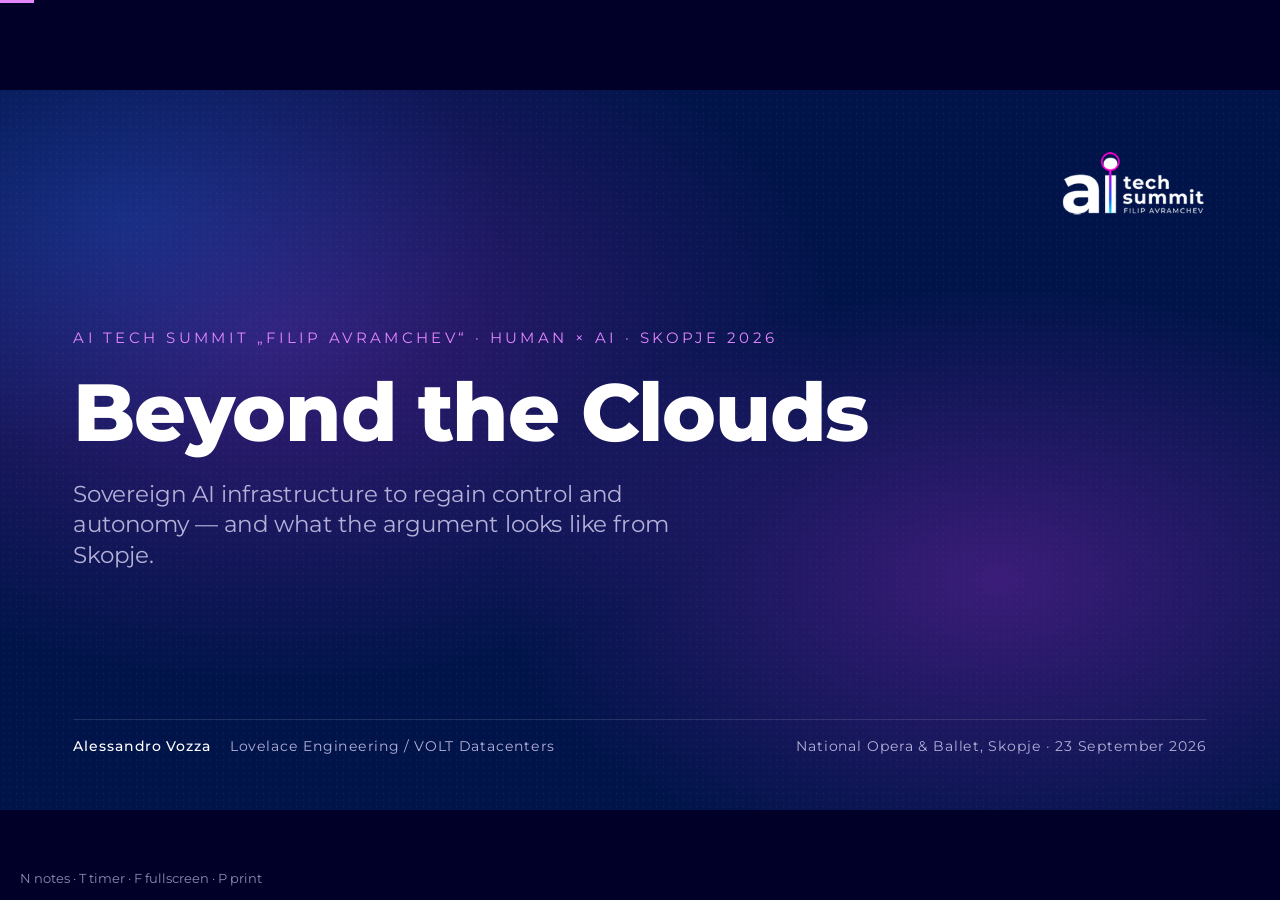
<file: ai-tech-summit-2026/index.html>
<!doctype html>
<html lang="en">
<head>
<meta charset="utf-8">
<meta name="viewport" content="width=device-width, initial-scale=1">
<meta name="description" content="Sovereign AI infrastructure to regain control and autonomy — AI Tech Summit „Filip Avramchev“ 2026, Skopje. Alessandro Vozza.">
<link rel="icon" href="ai-tech-summit-favicon.png">
<title>Beyond the Clouds — Skopje</title>
<link rel="stylesheet" href="https://fonts.googleapis.com/css2?family=Montserrat:ital,wght@0,400;0,500;0,600;0,700;0,800;1,400;1,800&display=swap">

<style>
/* ============================================================
   BEYOND THE CLOUDS — AI Tech Summit „Filip Avramchev“, Skopje (23 September 2026)
   The Southeast-Europe cut: the leadership argument, the stack without the YAML,
   and the sovereignty decisions North Macedonia took this summer.
   Branded for the summit, not for VOLT: palette, type and logo taken from
   techsummit.ai (September 2026). Ground: the summit's deep navy #010028 with
   a lavender dot field and purple glow, echoing the particle-wave hero.
   Type:   Montserrat throughout (the site's body face; 800 for display in
           place of the site's Mokoto wordmark font, which is not licensed
           for redistribution). Accents: #8026B0 purple, #E287FF lavender,
           #FF4D54 for the one warning colour. Logo: the summit's 2026 mark,
           beside the deck as ai-tech-summit-logo.png.
   ============================================================ */
:root {
  --ink:            #010028;   /* summit deep navy — ground for dark slides */
  --ink-2:          #1a0f3d;   /* purple-tinted card */
  --paper:          #0b0a2e;   /* lifted navy — ground for "light" slides */
  --paper-2:        #151a33;   /* slate card */
  --surface-muted:  #151a33;   /* slate card / track */
  --cream:          #2a1650;   /* purple tint */
  --navy:           #13245d;   /* summit button navy */
  --fg-on-light:    #ffffff;
  --fg-on-dark:     #ffffff;
  --fg-muted:       #b4b0d8;
  --fg-muted-dark:  #b4b0d8;
  --accent:         #e287ff;   /* summit lavender */
  --accent-soft:    #e287ff;
  --accent-deep:    #8026b0;   /* summit purple, for fills that carry text */
  --warn:           #ff4d54;   /* the site's gradient stop — one warning colour */
  --on-accent:      #ffffff;
  --rule:           rgba(255,255,255,0.16);
  --rule-dark:      rgba(255,255,255,0.16);

  --f-display: 'Montserrat', Arial, Helvetica, sans-serif;
  --f-body:    'Montserrat', Arial, Helvetica, sans-serif;
  --f-mono:    'Montserrat', Arial, Helvetica, sans-serif;
}

/* On dark grounds the whole token set lifts, so every rule below
   that reads var(--accent) resolves to the legible variant. */
.on-dark, .slide--hook { --accent: var(--accent-soft); --fg-muted: var(--fg-muted-dark); --rule: var(--rule-dark); }
.layer.phys { --accent: var(--accent-soft); }

* { box-sizing: border-box; margin: 0; padding: 0; }
html, body { height: 100%; overflow: hidden; background: var(--ink); font-family: var(--f-body); color: var(--fg-on-dark); }

#deck { position: relative; width: 100vw; height: 100vh; overflow: hidden; background: var(--ink); }

.slide {
  position: absolute; top: 50%; left: 50%;
  width: 1920px; height: 1080px;
  transform: translate(-50%, -50%) scale(var(--scale, 1));
  transform-origin: center center;
  opacity: 0; pointer-events: none;
  transition: opacity 140ms ease;
  font-family: var(--f-body); overflow: hidden;
}
.slide.is-active { opacity: 1; pointer-events: auto; }
@media (prefers-reduced-motion: reduce) { .slide { transition: none; } }

/* ---- footer rule: section left, summit logo + page right ---- */
.ref {
  position: absolute; bottom: 44px; left: 78px; right: 78px;
  display: flex; align-items: center; gap: 26px;
  border-top: 1px solid var(--rule); padding-top: 16px;
  font-family: var(--f-body); font-size: 19px;
  letter-spacing: 0.1em; text-transform: uppercase;
}
.ref .ref-n { color: var(--accent); font-weight: 700; }
.ref .ref-mid { margin-left: auto; letter-spacing: 0.14em; opacity: 0.75; }
.ref .ref-right { margin-left: auto; display: flex; align-items: center; gap: 20px; }
.ref .ref-logo { height: 40px; width: auto; display: block; }
.ref .ref-pg { font-size: 22px; font-weight: 700; letter-spacing: 0; }
.on-light .ref { color: var(--fg-muted); }
.on-dark  .ref { color: var(--fg-muted-dark); }

/* Cover treatment for title and closing slides: wordmark, no rule. */
.cover-mark { position: absolute; height: 96px; width: auto; }
.slide--title .cover-mark { top: 92px; right: 110px; }
.slide--cta   .cover-mark { bottom: 96px; right: 130px; }

/* ---- dot-field ground (10px pitch), navy with a purple glow ---- */
.on-light {
  background-color: var(--paper); color: var(--fg-on-light);
  background-image:
    radial-gradient(circle, rgba(226,135,255,0.10) 1px, transparent 1.5px),
    radial-gradient(1000px 660px at 76% 42%, rgba(128,38,176,0.32), transparent 70%),
    radial-gradient(900px 600px at 8% 100%, rgba(0,127,255,0.14), transparent 70%);
  background-size: 10px 10px, 100% 100%;
}
.on-dark {
  background-color: var(--ink); color: var(--fg-on-dark);
  background-image:
    radial-gradient(circle, rgba(226,135,255,0.12) 1px, transparent 1.5px),
    radial-gradient(1150px 720px at 22% 34%, rgba(128,38,176,0.42), transparent 72%),
    radial-gradient(900px 600px at 92% 92%, rgba(0,127,255,0.16), transparent 70%);
  background-size: 10px 10px, 100% 100%;
}

/* ---------- corner icon, one per slide ---------- */
.slidemark { position: absolute; top: 46px; right: 70px; width: 128px; height: 128px; z-index: 3; }
.slidemark--xl { top: 38px; right: 58px; width: 208px; height: 208px; }
.slidemark--inline { position: static; width: 104px; height: 104px; flex: none; }
/* keep wide headings clear of the corner icon */
.slide--arch h2, .slide--curve h2, .slide--table h2, .slide--srcs h2,
.slide--bars h2, .slide--stack h2, .slide--timeline h2 { max-width: 1690px; }
.slidemark svg { width: 100%; height: 100%; fill: none; stroke: var(--accent);
  stroke-width: 5; stroke-linecap: round; stroke-linejoin: round; opacity: 0.88; }
.slidemark svg .solid { fill: var(--accent); stroke: none; }
.slide--section .slidemark, .slide--hook .slidemark { opacity: 0.95; }

/* ---------- the party card ---------- */
.slide--party { padding: 0 0 0 132px; display: flex; flex-direction: column; justify-content: center;
  position: relative; overflow: hidden; }
.slide--party > img { position: absolute; top: 0; right: 0; height: 100%; width: auto; z-index: 0;
  -webkit-mask-image: linear-gradient(to right, transparent 0%, #000 20%);
  mask-image: linear-gradient(to right, transparent 0%, #000 20%); }
.slide--party::after { content: ""; position: absolute; inset: 0; z-index: 1;
  background: linear-gradient(97deg, rgba(1,0,40,0.92) 0%, rgba(1,0,40,0.82) 24%, rgba(1,0,40,0.44) 44%, rgba(1,0,40,0.04) 66%, rgba(1,0,40,0.22) 100%),
              linear-gradient(to bottom, transparent 86%, rgba(1,0,40,0.82) 100%); }
.slide--party > *:not(img):not(.ref) { position: relative; z-index: 2; }
.slide--party .ref { z-index: 2; }
.slide--party .kicker { font-family: var(--f-mono); font-size: 22px; letter-spacing: 0.2em;
  text-transform: uppercase; color: var(--accent); }
.slide--party h2 { font-family: var(--f-display); font-size: 92px; font-weight: 800; line-height: 1.0;
  letter-spacing: -0.035em; margin-top: 22px; max-width: 12ch; }
.slide--party h2 em { font-style: italic; color: var(--accent); }
.slide--party .handle { font-family: var(--f-display); font-size: 52px; font-weight: 800; color: var(--accent);
  letter-spacing: -0.02em; margin-top: 34px; }
.slide--party .when { font-family: var(--f-display); font-size: 44px; font-weight: 800; line-height: 1.1;
  letter-spacing: -0.02em; color: var(--fg-on-dark); margin-top: 16px; }
.slide--party .line { font-size: 30px; line-height: 1.4; color: var(--fg-muted-dark); margin-top: 22px; max-width: 30ch; }
.slide--party .ref { border-top-color: rgba(255,255,255,0.22); }

/* ---------- the rack photograph ---------- */
.slide--content.with-shot { display: grid; grid-template-columns: 1fr 300px; grid-template-rows: 1fr auto;
  column-gap: 64px; row-gap: 22px; align-items: center; padding: 88px 112px 112px; }
.slide--content.with-shot h2 { font-size: 52px; }
.slide--content.with-shot .lede { font-size: 24px; line-height: 1.36; margin-top: 10px; }
.slide--content.with-shot .points { margin-top: 22px; gap: 14px 52px; }
.slide--content.with-shot .points li { font-size: 22px; line-height: 1.3; }
.slide--content.with-shot .kq { grid-column: 1 / -1; font-size: 22px; line-height: 1.34; margin-top: 0; max-width: none; }
.rackshot { position: relative; margin: 0; }
.rackshot::before { content: ""; position: absolute; inset: -54px -60px;
  background: radial-gradient(closest-side, rgba(226,135,255,0.40), rgba(128,38,176,0.20) 56%, transparent 78%); }
.rackshot img { position: relative; display: block; width: 100%; height: auto; border-radius: 12px;
  -webkit-mask-image: radial-gradient(118% 88% at 50% 42%, #000 54%, rgba(0,0,0,0.9) 72%, transparent 100%);
  mask-image: radial-gradient(118% 88% at 50% 42%, #000 54%, rgba(0,0,0,0.9) 72%, transparent 100%); }
.rackshot figcaption { position: relative; margin-top: 14px; text-align: center; white-space: nowrap;
  font-family: var(--f-mono); font-size: 16px; letter-spacing: 0.07em; text-transform: uppercase;
  color: var(--accent); }

/* ---------- the personal beat ---------- */
.slide--story { padding: 132px 130px 140px; display: flex; flex-direction: column; justify-content: center; }
.slide--story .kicker { font-family: var(--f-mono); font-size: 21px; letter-spacing: 0.18em;
  text-transform: uppercase; color: var(--accent); }
.slide--story h2 { font-family: var(--f-display); font-size: 78px; font-weight: 800; line-height: 1.05;
  letter-spacing: -0.03em; margin-top: 22px; max-width: 20ch; }
.beats { list-style: none; display: grid; grid-template-columns: repeat(3, 1fr); gap: 46px; margin-top: 56px; }
.beats li { padding-left: 24px; border-left: 4px solid var(--accent); }
.beats b { display: block; font-family: var(--f-mono); font-size: 18px; letter-spacing: 0.12em;
  text-transform: uppercase; color: var(--accent); margin-bottom: 9px; }
.beats span { display: block; font-size: 24px; line-height: 1.38; color: var(--fg-muted-dark); }
.slide--story .tail { font-family: var(--f-display); font-size: 38px; font-weight: 800; line-height: 1.26;
  letter-spacing: -0.02em; margin-top: 56px; max-width: 58ch; }
.slide--story .tail em { font-style: italic; color: var(--accent); }

/* ---------- one regulation, one icon ---------- */
.slide--law { padding: 104px 130px 126px; display: grid; grid-template-columns: 286px 1fr; gap: 74px; align-items: center; }
.lawicon { display: grid; place-items: center; }
.lawicon svg { width: 238px; height: 238px; fill: none; stroke: var(--accent);
  stroke-width: 5; stroke-linecap: round; stroke-linejoin: round; }
.lawicon svg .solid { fill: var(--accent); stroke: none; }
.lawicon svg .dim { stroke: var(--fg-muted); }
.law-kicker { font-family: var(--f-mono); font-size: 20px; letter-spacing: 0.14em; text-transform: uppercase; color: var(--accent); }
.slide--law h2 { font-family: var(--f-display); font-size: 60px; font-weight: 800; line-height: 1.04;
  letter-spacing: -0.025em; margin-top: 12px; max-width: 21ch; }
.slide--law .lede { font-size: 25px; line-height: 1.4; color: var(--fg-muted); margin-top: 18px; max-width: 74ch; }
.slide--law .lede b { color: var(--fg-on-light); font-weight: 700; }
.law-pts { list-style: none; display: grid; gap: 18px; margin-top: 32px; }
.law-pts li { padding-left: 24px; border-left: 4px solid var(--accent); }
.law-pts b { display: block; font-family: var(--f-mono); font-size: 18px; letter-spacing: 0.1em;
  text-transform: uppercase; color: var(--accent); margin-bottom: 5px; }
.law-pts span { display: block; font-size: 23px; line-height: 1.36; color: var(--fg-muted); }
.law-pts span i { font-style: normal; color: var(--fg-on-light); font-weight: 600; }

/* ---------- cross-reference to another session at this summit ---------- */
.xref, .reach { display: flex; align-items: flex-start; gap: 22px; margin-top: 26px; padding-top: 15px;
  border-top: 1px solid var(--rule); }
.xref > b, .reach > b { font-family: var(--f-mono); font-size: 17px; letter-spacing: 0.13em; text-transform: uppercase;
  color: var(--accent); font-weight: 700; white-space: nowrap; padding-top: 3px; }
.xref > span, .reach > span { font-size: 21px; line-height: 1.38; color: var(--fg-muted); max-width: 110ch; }
.reach span b { color: var(--fg-on-light); font-weight: 600; }
.slide--law .reach { margin-top: 30px; }
.xref em { font-style: italic; color: var(--fg-on-light); }
.xref span b { color: var(--fg-on-light); font-weight: 600; }
.on-dark .xref em, .on-dark .xref span b { color: var(--fg-on-dark); }
.slide--claim .xref { margin-top: 52px; margin-left: 64px; max-width: 118ch; }
.slide--cta .xref { margin-top: 22px; }
.slide--cta .xref > span { font-size: 20px; }

/* ---------- summit type tune ---------- */
h1, h2, .slide--claim p, .slide--hook p, .slide--proverb blockquote, .slide--quote blockquote { letter-spacing: -0.025em; }
.slide--metric .num, .bar .v, .col .pc, .dcenter .dn, .dlegend .p, .rules .n { letter-spacing: -0.03em; }
.slide--title h1 { line-height: 1.0; }
.slide--section h2 { line-height: 1.08; }
.slide--content.tight.has-kq h2 { font-size: 56px; }

/* ---------- title ---------- */
.slide--title { padding: 120px 110px; display: flex; flex-direction: column; justify-content: center; }
.slide--title::before {
  content: ""; position: absolute; inset: 0;
  background: radial-gradient(1100px 640px at 78% 68%, rgba(128,38,176,0.45), transparent 68%),
              radial-gradient(800px 520px at 10% 18%, rgba(0,127,255,0.22), transparent 70%);
}
.slide--title > *:not(.cover-mark) { position: relative; }
.slide--title .eyebrow { font-family: var(--f-mono); font-size: 22px; letter-spacing: 0.24em; text-transform: uppercase; color: var(--accent-soft); margin-bottom: 40px; }
.slide--title h1 { font-family: var(--f-display); font-size: 121px; line-height: 0.94; font-weight: 800; letter-spacing: -0.015em; max-width: 15ch; }
.slide--title h1 em { font-style: italic; color: var(--accent-soft); }
.slide--title .sub { font-size: 34px; line-height: 1.35; color: var(--fg-muted-dark); margin-top: 44px; max-width: 42ch; }
.slide--title .meta { position: absolute; bottom: 84px; left: 110px; right: 110px; display: flex; gap: 28px; align-items: baseline;
  font-family: var(--f-mono); font-size: 21px; letter-spacing: 0.06em; color: var(--fg-muted-dark); border-top: 1px solid var(--rule-dark); padding-top: 26px; }
.slide--title .meta .who { color: var(--fg-on-dark); font-weight: 500; }
.slide--title .meta .spacer { flex: 1; }

/* ---------- hook ---------- */
.slide--hook {
  background-color: #3a1266; color: var(--on-accent);
  background-image:
    radial-gradient(circle, rgba(255,255,255,0.13) 1px, transparent 1.5px),
    radial-gradient(1100px 700px at 50% 40%, rgba(1,0,40,0.55), transparent 74%);
  background-size: 10px 10px, 100% 100%;
  display: grid; place-items: center; padding: 140px 120px 190px; text-align: center;
}
.slide--hook p { font-family: var(--f-display); font-size: 89px; line-height: 1.06; font-weight: 800; max-width: 20ch; letter-spacing: -0.01em; }
.slide--hook .sub { font-family: var(--f-mono); font-size: 26px; letter-spacing: 0.14em; text-transform: uppercase; opacity: 0.78; white-space: nowrap; max-width: none; }
.slide--hook .subrow { display: flex; align-items: center; justify-content: center; gap: 34px; margin-top: 50px; }

/* ---------- session rules / housekeeping ---------- */
.slide--rules { padding: 140px 130px 136px; display: grid; grid-template-columns: 1fr 460px; gap: 92px; align-items: center; }
.slide--rules .kicker { font-family: var(--f-mono); font-size: 21px; letter-spacing: 0.18em; text-transform: uppercase; color: var(--accent); }
.slide--rules h2 { font-family: var(--f-display); font-size: 71px; font-weight: 800; line-height: 1.04; margin-top: 18px; max-width: 18ch; }
.rules { list-style: none; display: grid; gap: 30px; margin-top: 52px; }
.rules li { display: grid; grid-template-columns: 92px 1fr; gap: 26px; align-items: baseline; }
.rules .n { font-family: var(--f-display); font-size: 44px; line-height: 1; color: var(--accent); letter-spacing: -0.02em; font-weight: 800; }
.rules b { display: block; font-size: 33px; font-weight: 600; line-height: 1.24; }
.rules span { display: block; font-size: 25px; line-height: 1.38; color: var(--fg-muted); margin-top: 7px; }
.clock { background: var(--ink); color: var(--fg-on-dark); border-radius: 4px; padding: 54px 48px; display: grid; gap: 30px; }
.clock .row { display: grid; gap: 6px; }
.clock .t { font-family: var(--f-display); font-size: 61px; line-height: 1; letter-spacing: -0.02em; font-weight: 800; }
.clock .row.talk .t { color: var(--accent-soft); }
.clock .l { font-family: var(--f-mono); font-size: 20px; letter-spacing: 0.12em; text-transform: uppercase; color: var(--fg-muted-dark); }
.clock .rule { height: 1px; background: var(--rule-dark); }
.clock .note { font-size: 22px; line-height: 1.4; color: var(--fg-muted-dark); }

/* ---------- bold claim ---------- */
.slide--claim { padding: 150px 130px; display: flex; flex-direction: column; justify-content: center; }
.slide--claim > p:not(.xref) { font-family: var(--f-display); font-size: 75px; line-height: 1.1; font-weight: 800; max-width: 21ch;
  border-left: 8px solid var(--accent); padding-left: 56px; letter-spacing: -0.01em; }
.slide--claim > p:not(.xref) b { font-style: italic; font-weight: 400; color: var(--accent); }
.slide--claim cite { margin-top: 48px; padding-left: 64px; font-style: normal; font-family: var(--f-mono);
  font-size: 22px; letter-spacing: 0.1em; text-transform: uppercase; color: var(--fg-muted); }

/* ---------- section divider ---------- */
.slide--section { padding: 130px 130px 165px; display: flex; flex-direction: column; justify-content: flex-end; }
.slide--section .num { font-family: var(--f-display); font-size: 172px; font-weight: 800; line-height: 0.9; color: var(--accent); letter-spacing: -0.02em; }
.slide--section h2 { font-family: var(--f-display); font-size: 79px; font-weight: 800; margin-top: 18px; max-width: 22ch; line-height: 1.05; }
.slide--section .lede { font-size: 30px; color: var(--fg-muted-dark); margin-top: 30px; max-width: 52ch; line-height: 1.4; }

/* ---------- content ---------- */
.slide--content { padding: 160px 130px 150px; display: flex; flex-direction: column; justify-content: center; }
.slide--content h2 { font-family: var(--f-display); font-size: 67px; font-weight: 800; line-height: 1.06; letter-spacing: -0.01em; max-width: 24ch; }
.slide--content .lede { font-size: 30px; color: var(--fg-muted); margin-top: 26px; max-width: 62ch; line-height: 1.4; }
.on-dark.slide--content .lede { color: var(--fg-muted-dark); }
.points { list-style: none; display: grid; gap: 30px; margin-top: 62px; max-width: 1400px; }
.points.two-col { grid-template-columns: 1fr 1fr; gap: 32px 64px; }
.points li { font-size: 30px; line-height: 1.4; padding-left: 32px; border-left: 4px solid var(--accent); }
.points li b { font-weight: 600; display: block; font-size: 32px; margin-bottom: 6px; }
.points li span { color: var(--fg-muted); }
.on-dark .points li span { color: var(--fg-muted-dark); }

.slide--content .kq { font-size: 24px; line-height: 1.38; margin-top: 34px; padding-left: 22px;
  border-left: 4px solid var(--accent); color: var(--fg-muted); max-width: 104ch; }
.slide--content .kq b { color: var(--fg-on-light); font-weight: 600; }
.slide--content.tight.has-kq { padding: 96px 130px 128px; }
.slide--content.tight.has-kq h2 { font-size: 66px; }
.slide--content.tight.has-kq .lede { margin-top: 16px; }
.slide--content.tight.has-kq .points { margin-top: 34px; gap: 22px 60px; }
.slide--content.tight.has-kq .points li { font-size: 25px; line-height: 1.36; }
.slide--content .foot { font-family: var(--f-mono); font-size: 19px; letter-spacing: 0.05em; color: var(--fg-muted); margin-top: 34px; }
.slide--content.tight { padding: 118px 130px 118px; }
.slide--content.tight h2 { font-size: 74px; }
.slide--content.tight .lede { font-size: 28px; margin-top: 22px; }
.slide--content.tight .points { margin-top: 46px; gap: 26px 60px; }
.slide--table.tight { padding: 120px 110px 120px; }
.slide--table.tight h2 { font-size: 70px; }
.slide--table.tight.slide--table h2 { font-size: 56px; }
.slide--table.tight .lede { margin-bottom: 34px; }

/* ---------- before / after ---------- */
.slide--ba { padding: 160px 130px 150px; display: flex; flex-direction: column; justify-content: center; }
.slide--ba h2 { font-family: var(--f-display); font-size: 52px; font-weight: 800; margin-bottom: 48px; }
.ba-grid { display: grid; grid-template-columns: 1fr 1fr; gap: 40px; }
.ba-col { padding: 48px 46px; border-radius: 4px; }
.ba-col.old { background: var(--surface-muted); }
.ba-col.new { background: var(--ink-2); color: var(--fg-on-dark); border: 1px solid rgba(226,135,255,0.38); }
.ba-col.old { border: 1px solid var(--rule); }
.ba-col .lbl { font-family: var(--f-mono); font-size: 20px; letter-spacing: 0.16em; text-transform: uppercase; opacity: 0.65; }
.ba-col.new .lbl { color: var(--accent-soft); opacity: 1; }
.ba-col ul { list-style: none; display: grid; gap: 22px; margin-top: 34px; font-size: 28px; line-height: 1.35; }
.ba-col li::before { content: "—"; margin-right: 14px; opacity: 0.45; }
.slide--ba.tight { padding: 124px 128px 120px; }
.slide--ba.tight h2 { font-size: 72px; margin-bottom: 42px; }
.slide--ba.tight .ba-col { padding: 40px 38px; }
.slide--ba.tight .ba-col ul { gap: 18px; font-size: 26px; margin-top: 28px; }
.slide--ba .pull { font-family: var(--f-display); font-size: 33px; line-height: 1.24; margin-top: 46px;
  padding-left: 26px; border-left: 4px solid var(--accent); max-width: 68ch; font-weight: 800; }
.slide--ba .pull cite { display: block; font-family: var(--f-mono); font-style: normal; font-size: 20px;
  letter-spacing: 0.06em; color: var(--fg-muted); margin-top: 14px; }

/* ---------- three-way comparison cards ---------- */
.slide--trio { padding: 96px 116px 136px; display: flex; flex-direction: column; justify-content: center; }
.slide--trio h2 { font-family: var(--f-display); font-size: 62px; font-weight: 800; line-height: 1.06; max-width: 26ch; }
.slide--trio .lede { font-size: 27px; color: var(--fg-muted); margin-top: 20px; max-width: 74ch; line-height: 1.4; }
.trio { display: grid; grid-template-columns: repeat(3, 1fr); gap: 26px; margin-top: 32px; }
.trio .card { padding: 26px 28px; border-radius: 4px; background: var(--surface-muted); display: flex; flex-direction: column; gap: 13px; }
.trio .card.best { background: var(--ink-2); color: var(--fg-on-dark); border: 1px solid rgba(226,135,255,0.38); }
.trio .card { border: 1px solid var(--rule); }
.trio .lbl { font-family: var(--f-mono); font-size: 19px; letter-spacing: 0.16em; text-transform: uppercase; opacity: 0.6; }
.trio .card.best .lbl { color: var(--accent-soft); opacity: 1; }
.trio h3 { font-family: var(--f-display); font-size: 33px; font-weight: 800; line-height: 1.08; }
.trio .eg { font-family: var(--f-mono); font-size: 20px; line-height: 1.35; color: var(--accent); }
.trio .card.best .eg { color: var(--accent-soft); }
.trio ul { list-style: none; display: grid; gap: 11px; font-size: 23px; line-height: 1.34; margin-top: 3px; }
.trio .card li { color: var(--fg-muted); }
.trio .card.best li { color: #d9d2f0; }
.trio li::before { content: "—"; margin-right: 10px; opacity: 0.45; }
.slide--trio .kq { font-size: 23px; line-height: 1.38; margin-top: 24px; padding-left: 22px;
  border-left: 4px solid var(--accent); color: var(--fg-muted); max-width: 108ch; }
.slide--trio .kq b { color: var(--fg-on-light); font-weight: 600; }

/* ---------- comparison table ---------- */
.slide--table { padding: 150px 110px 145px; display: flex; flex-direction: column; justify-content: center; }
.slide--table h2 { font-family: var(--f-display); font-size: 61px; font-weight: 800; margin-bottom: 14px; }
.slide--table .lede { font-size: 26px; color: var(--fg-muted); margin-bottom: 44px; max-width: 70ch; }
table.cmp { width: 100%; border-collapse: collapse; font-size: 25px; font-variant-numeric: tabular-nums; color: var(--fg-on-light); }
table.cmp th, table.cmp td { padding: 17px 22px; text-align: left; border-bottom: 1px solid var(--rule); vertical-align: top; line-height: 1.3; }
table.cmp thead th { font-family: var(--f-mono); font-size: 20px; letter-spacing: 0.1em; text-transform: uppercase; color: var(--fg-muted); border-bottom: 2px solid var(--fg-on-light); }
table.cmp tbody th { font-weight: 600; width: 15%; }
table.cmp td.tag { font-family: var(--f-mono); font-size: 22px; }
table.cmp tr.hi td, table.cmp tr.hi th { background: rgba(226,135,255,0.10); }
table.cmp .mark { color: var(--accent); font-weight: 600; }

/* ---------- metric ---------- */
.slide--metric { display: grid; place-items: center; padding: 120px 120px 165px; text-align: center; }
.slide--metric .num { font-family: var(--f-display); font-size: 262px; font-weight: 800; line-height: 0.86; color: var(--accent); letter-spacing: -0.03em; }
.slide--metric .num .u { font-size: 0.42em; letter-spacing: 0; margin-left: 0.08em; }
.slide--metric .cap { font-family: var(--f-display); font-size: 44px; line-height: 1.2; max-width: 26ch; margin-top: 46px; font-weight: 800; }
.slide--metric .src { font-family: var(--f-mono); font-size: 21px; letter-spacing: 0.08em; color: var(--fg-muted-dark); margin-top: 34px; }

/* ---------- quote ---------- */
.slide--quote { padding: 170px 150px 155px; display: flex; flex-direction: column; justify-content: center; }
.slide--quote blockquote { font-family: var(--f-display); font-size: 67px; line-height: 1.16; font-weight: 800; max-width: 27ch; }
.slide--quote blockquote::before { content: "\201C"; color: var(--accent); }
.slide--quote cite { margin-top: 54px; font-style: normal; font-family: var(--f-mono); font-size: 23px; line-height: 1.6;
  letter-spacing: 0.06em; color: var(--fg-muted); display: block; max-width: 70ch; }
.slide--quote cite b { color: var(--fg-on-light); font-weight: 600; }

/* ---------- proverb ---------- */
.slide--proverb { display: grid; place-items: center; padding: 150px 140px 175px; text-align: center; }
.slide--proverb blockquote { font-family: var(--f-display); font-size: 85px; line-height: 1.1; font-weight: 800;
  max-width: 19ch; letter-spacing: -0.015em; }
.slide--proverb blockquote em { font-style: italic; color: var(--accent); }
.slide--proverb cite { display: block; margin-top: 58px; font-style: normal; font-family: var(--f-mono);
  font-size: 23px; letter-spacing: 0.16em; text-transform: uppercase; color: var(--fg-muted); }

/* ---------- practice / principles close ---------- */
.slide--practice { padding: 140px 130px 136px; display: flex; flex-direction: column; justify-content: center; }
.slide--practice h2 { font-family: var(--f-display); font-size: 85px; font-weight: 800; line-height: 1.04;
  max-width: 20ch; letter-spacing: -0.015em; }
.slide--practice h2 em { font-style: italic; color: var(--accent-soft); }
.slide--practice .top { font-size: 34px; font-weight: 600; color: var(--accent-soft); margin-top: 56px;
  padding-bottom: 30px; border-bottom: 1px solid var(--rule-dark); }
.slide--practice ul { list-style: none; display: grid; gap: 20px; margin-top: 32px; }
.slide--practice li { font-size: 32px; line-height: 1.34; color: var(--fg-muted-dark); }
.slide--practice li b { color: var(--fg-on-dark); font-weight: 600; }
.slide--practice .floor { font-family: var(--f-display); font-size: 38px; line-height: 1.2; margin-top: 44px;
  padding-left: 28px; border-left: 5px solid var(--accent-soft); color: var(--fg-on-dark); font-weight: 800; }

/* ---------- timeline ---------- */
.slide--timeline { padding: 160px 110px 150px; display: flex; flex-direction: column; justify-content: center; }
.slide--timeline h2 { font-family: var(--f-display); font-size: 61px; font-weight: 800; margin-bottom: 70px; }
.tl { list-style: none; display: grid; grid-auto-flow: column; grid-auto-columns: 1fr; gap: 34px; position: relative; }
.tl::before { content: ""; position: absolute; top: 13px; left: 0; right: 0; height: 2px; background: var(--rule); }
.tl li { position: relative; padding-top: 56px; }
.tl li::before { content: ""; position: absolute; top: 0; left: 0; width: 28px; height: 28px; border-radius: 50%; background: var(--accent); }
.tl .date { font-family: var(--f-mono); font-size: 21px; letter-spacing: 0.08em; color: var(--accent); display: block; margin-bottom: 14px; }
.tl b { display: block; font-size: 30px; line-height: 1.25; font-weight: 600; }
.tl p { font-size: 24px; line-height: 1.35; color: var(--fg-muted); margin-top: 12px; }

/* ---------- architecture (CSS box diagram) ---------- */
.slide--arch { padding: 100px 90px 128px; display: grid; grid-template-rows: auto 1fr auto; gap: 20px; }
.slide--arch h2 { font-family: var(--f-display); font-size: 51px; font-weight: 800; }
.arch { display: grid; grid-template-columns: 210px 1fr 210px; gap: 20px; align-items: stretch; }
.rail { border: 2px solid var(--rule); border-radius: 4px; padding: 24px 18px; display: flex; flex-direction: column; justify-content: center; gap: 16px; text-align: center; }
.rail .rl { font-family: var(--f-mono); font-size: 19px; letter-spacing: 0.12em; text-transform: uppercase; color: var(--accent); }
.rail p { font-size: 21px; line-height: 1.35; color: var(--fg-muted); }
.layers { display: grid; gap: 9px; }
.layer { display: grid; grid-template-columns: 300px 1fr; align-items: center; gap: 22px; background: var(--paper-2); border-left: 6px solid var(--accent); border-radius: 3px; padding: 12px 22px; }
.layer.phys { background: var(--ink-2); color: var(--fg-on-dark); }
.layer .ln { font-weight: 600; font-size: 25px; line-height: 1.2; }
.layer .ln em { display: block; font-style: normal; font-family: var(--f-mono); font-size: 17px; letter-spacing: 0.1em; text-transform: uppercase; color: var(--fg-muted); margin-top: 4px; }
.layer.phys .ln em { color: var(--fg-muted-dark); }
.chips { display: flex; flex-wrap: wrap; gap: 9px; }
.chip { font-family: var(--f-mono); font-size: 18px; padding: 6px 12px; border: 1px solid var(--rule); border-radius: 3px; background: var(--paper); }
.layer.phys .chip { background: var(--ink-2); border-color: var(--rule-dark); }
.slide--arch .cap { font-family: var(--f-mono); font-size: 20px; color: var(--fg-muted); letter-spacing: 0.04em; }

/* ---------- debate ---------- */
.slide--debate { padding: 150px 110px 145px; display: flex; flex-direction: column; justify-content: center; }
.slide--debate h2 { font-family: var(--f-display); font-size: 56px; font-weight: 800; margin-bottom: 16px; }
.slide--debate .lede { font-size: 27px; color: var(--fg-muted-dark); margin-bottom: 54px; }
.provs { list-style: none; display: grid; grid-template-columns: 1fr 1fr; gap: 26px 48px; counter-reset: p; }
.provs li { counter-increment: p; display: grid; grid-template-columns: 62px 1fr; gap: 20px; align-items: start;
  font-size: 29px; line-height: 1.34; padding-bottom: 22px; border-bottom: 1px solid var(--rule-dark); }
.provs li::before { content: counter(p, decimal-leading-zero); font-family: var(--f-mono); font-size: 30px; font-weight: 600; color: var(--accent); }

/* ---------- workshop exercise ---------- */
.slide--exercise { padding: 116px 118px 112px; display: flex; flex-direction: column; justify-content: center; }
.slide--exercise .tag { display: inline-flex; align-items: center; gap: 14px; align-self: flex-start;
  font-family: var(--f-mono); font-size: 20px; letter-spacing: 0.16em; text-transform: uppercase;
  color: var(--on-accent); background: var(--accent); padding: 10px 20px; border-radius: 3px; }
.slide--exercise h2 { font-family: var(--f-display); font-size: 62px; font-weight: 800; line-height: 1.04; margin-top: 24px; }
.slide--exercise .lede { font-size: 27px; color: var(--fg-muted); margin-top: 16px; max-width: 78ch; line-height: 1.4; }
.boxes { display: grid; grid-template-columns: repeat(4, 1fr); gap: 24px; margin-top: 42px; }
.box { border: 2px solid var(--rule); border-radius: 4px; padding: 30px 26px 34px; background: rgba(255,255,255,0.06);
  display: flex; flex-direction: column; gap: 12px; min-height: 260px; }
.box .bn { font-family: var(--f-mono); font-size: 19px; font-weight: 700; letter-spacing: 0.14em; color: var(--accent); }
.box .bq { font-size: 26px; line-height: 1.3; font-weight: 600; }
.box .bh { font-size: 21px; line-height: 1.34; color: var(--fg-muted); margin-top: auto; }
.slide--exercise .then { display: grid; grid-template-columns: auto 1fr; gap: 24px; align-items: baseline; margin-top: 36px;
  padding-left: 22px; border-left: 4px solid var(--accent); }
.slide--exercise .then b { font-size: 27px; }
.slide--exercise .then span { font-size: 25px; line-height: 1.38; color: var(--fg-muted); }

/* ---------- conversation starters ---------- */
.slide--starters { padding: 130px 118px 126px; display: flex; flex-direction: column; justify-content: center; }
.slide--starters h2 { font-family: var(--f-display); font-size: 64px; font-weight: 800; line-height: 1.05; }
.slide--starters .lede { font-size: 27px; color: var(--fg-muted-dark); margin-top: 18px; max-width: 80ch; line-height: 1.4; }
.starters { list-style: none; display: grid; grid-template-columns: 1fr 1fr; gap: 30px 56px; margin-top: 52px; }
.starters li { padding-left: 24px; border-left: 4px solid var(--accent); }
.starters .who { font-family: var(--f-mono); font-size: 20px; letter-spacing: 0.14em; text-transform: uppercase; color: var(--accent); }
.starters .q { display: block; font-size: 29px; line-height: 1.32; margin-top: 12px; }

/* ---------- cta ---------- */
.slide--cta { padding: 150px 130px; display: flex; flex-direction: column; justify-content: center; gap: 46px; }
.slide--cta::before { content: ""; position: absolute; inset: 0; background: radial-gradient(980px 600px at 18% 78%, rgba(128,38,176,0.42), transparent 66%); }
.slide--cta > *:not(.cover-mark) { position: relative; }
.slide--cta h2 { font-family: var(--f-display); font-size: 92px; font-weight: 800; line-height: 1.02; max-width: 20ch; }
.slide--cta h2 em { font-style: italic; color: var(--accent-soft); }
.slide--cta .ask { font-size: 32px; max-width: 46ch; line-height: 1.4; color: var(--fg-muted-dark); }
.slide--cta ul { list-style: none; display: grid; gap: 16px; font-family: var(--f-mono); font-size: 25px; }
.slide--cta ul span { display: inline-block; width: 190px; color: var(--accent-soft); letter-spacing: 0.1em; text-transform: uppercase; font-size: 20px; }
.slide--cta ul a { color: inherit; text-decoration: none; border-bottom: 1px solid rgba(226,135,255,0.55); }

/* ---------- full-bleed image card ---------- */
.slide--full { padding: 0; background: var(--ink); }
.slide--full img { display: block; width: 100%; height: 100%; object-fit: cover; }

/* ---------- closing CTA with speaker portrait ---------- */
.slide--cta.with-me { display: grid; grid-template-columns: 1fr 400px; gap: 96px; align-items: center; padding: 140px 130px; }
.slide--cta.with-me .cover-mark { bottom: 78px; right: 118px; left: auto; height: 52px; }
.slide--cta.with-me h2 { font-size: 96px; max-width: 17ch; }
.slide--cta.with-me .ask { font-size: 29px; margin-top: 34px; }
.slide--cta.with-me ul { margin-top: 40px; }
.me-col { display: flex; flex-direction: column; align-items: flex-start; gap: 20px; }
.me-col .portrait { width: 300px; height: 300px; border-radius: 50%; object-fit: cover;
  border: 8px solid rgba(226,135,255,0.22); box-shadow: 0 0 0 2px var(--accent-soft); }
.me-col .who { font-family: var(--f-display); font-size: 38px; line-height: 1.05; font-weight: 800; }
.me-col .role { font-family: var(--f-mono); font-size: 21px; line-height: 1.45; color: var(--fg-muted-dark); letter-spacing: 0.04em; margin-top: -10px; }
.me-col .disc { font-size: 20px; line-height: 1.4; padding-left: 18px; border-left: 3px solid var(--accent-soft); color: var(--fg-muted-dark); }

/* ---------- appendix / sources ---------- */
.slide--srcs { padding: 74px 88px 78px; display: flex; flex-direction: column; justify-content: center; }
.slide--srcs h2 { font-family: var(--f-display); font-size: 48px; font-weight: 800; margin-bottom: 30px; }
.srcs { list-style: none; display: grid; grid-template-columns: 1fr 1fr; gap: 6px 38px; font-size: 16px; line-height: 1.24; }
.srcs li { padding-left: 22px; border-left: 3px solid var(--accent); color: var(--fg-muted); }
.srcs li b { display: block; color: var(--fg-on-light); font-weight: 600; }
.srcs a { color: inherit; text-decoration: none; border-bottom: 1px solid rgba(226,135,255,0.45); }

/* ---------- horizontal bar chart ---------- */
.slide--bars { padding: 150px 130px 148px; display: flex; flex-direction: column; justify-content: center; }
.slide--bars h2 { font-family: var(--f-display); font-size: 61px; font-weight: 800; line-height: 1.05; }
.slide--bars .lede { font-size: 27px; color: var(--fg-muted); margin-top: 20px; max-width: 74ch; line-height: 1.4; }
.bars { display: grid; gap: 26px; margin-top: 54px; }
.bar { display: grid; grid-template-columns: 150px 1fr; gap: 32px; align-items: center; }
.bar .v { font-family: var(--f-display); font-size: 49px; line-height: 1; color: var(--accent); text-align: right; letter-spacing: -0.02em; font-weight: 800; }
.bar .v .u { font-size: 0.46em; margin-left: 0.06em; }
.bar .lab { font-size: 25px; line-height: 1.3; margin-bottom: 9px; display: block; }
.bar .lab em { font-style: normal; color: var(--fg-muted); }
.bar .track { position: relative; height: 26px; background: var(--surface-muted); border-radius: 3px; }
.bar .fill { position: absolute; top: 0; left: 0; bottom: 0; background: var(--accent); border-radius: 3px; }
.bar .fill.soft { background: #6f5fb0; }
.bar .ghost { position: absolute; top: 0; bottom: 0; border-right: 2px dashed var(--fg-muted); }
.bar .ghost::after { content: attr(data-l); position: absolute; right: 10px; top: 50%; transform: translateY(-50%);
  font-family: var(--f-mono); font-size: 16px; letter-spacing: 0.06em; color: var(--fg-muted); white-space: nowrap; }
.slide--bars .foot { font-family: var(--f-mono); font-size: 19px; letter-spacing: 0.05em; color: var(--fg-muted); margin-top: 42px; }

/* ---------- stacked share-over-time columns ---------- */
.slide--stack { padding: 112px 120px 140px; display: flex; flex-direction: column; justify-content: center; }
.slide--stack h2 { font-family: var(--f-display); font-size: 59px; font-weight: 800; line-height: 1.05; max-width: 27ch; }
.slide--stack .lede { font-size: 26px; color: var(--fg-muted); margin-top: 18px; max-width: 78ch; line-height: 1.4; }
.skey { display: flex; gap: 34px; margin-top: 30px; font-family: var(--f-mono); font-size: 20px; letter-spacing: 0.06em; color: var(--fg-muted); }
.skey i { display: inline-block; width: 16px; height: 16px; border-radius: 2px; margin-right: 10px; vertical-align: -2px; }
.cols { display: grid; grid-auto-flow: column; grid-auto-columns: 1fr; gap: 30px; align-items: end; margin-top: 26px; height: 380px; }
.col { display: flex; flex-direction: column; justify-content: flex-end; height: 100%; }
.col .stk { display: flex; flex-direction: column; height: 100%; border-radius: 3px; overflow: hidden; }
.col .us { background: var(--accent-deep); display: flex; align-items: center; justify-content: center; }
.col .eu { background: #4a3f7a; display: flex; align-items: center; justify-content: center; }
.col .pc { font-family: var(--f-display); font-size: 28px; color: #ffffff; letter-spacing: -0.01em; font-weight: 800; }
.col .eu .pc { color: var(--accent); font-size: 30px; }
.col .yr { font-family: var(--f-mono); font-size: 22px; letter-spacing: 0.08em; color: var(--fg-muted); text-align: center; margin-top: 16px; }
.col.now .yr { color: var(--accent); font-weight: 700; }
.slide--stack .foot { font-family: var(--f-mono); font-size: 19px; letter-spacing: 0.05em; color: var(--fg-muted); margin-top: 34px; }
.slide--stack .kq { font-size: 25px; line-height: 1.4; margin-top: 28px; padding-left: 22px;
  border-left: 4px solid var(--accent); color: var(--fg-muted); max-width: 104ch; }
.slide--stack .kq b { color: var(--fg-on-light); font-weight: 600; }

/* ---------- concentration donut ---------- */
.slide--donut { padding: 104px 118px 134px; display: grid; grid-template-columns: 1fr 440px; gap: 76px; align-items: center; }
.slide--donut h2 { font-family: var(--f-display); font-size: 56px; font-weight: 800; line-height: 1.06; }
.slide--donut .lede { font-size: 26px; color: var(--fg-muted); margin-top: 18px; line-height: 1.4; }
.dlegend { display: grid; gap: 17px; margin-top: 30px; }
.dlegend div { display: grid; grid-template-columns: 96px 1fr; gap: 20px; align-items: baseline; }
.dlegend .p { font-family: var(--f-display); font-size: 36px; line-height: 1; color: var(--accent); text-align: right; font-weight: 800; }
.dlegend .p.mut { color: #b4b0d8; }
.dlegend .t { font-size: 24px; line-height: 1.32; }
.dlegend .t em { font-style: normal; color: var(--fg-muted); display: block; font-size: 21px; margin-top: 3px; }
.dwrap { position: relative; width: 440px; height: 440px; }
.dwrap svg { display: block; width: 100%; height: 100%; }
.dcenter { position: absolute; inset: 0; display: flex; flex-direction: column; align-items: center; justify-content: center; gap: 6px; }
.dcenter .dn { font-family: var(--f-display); font-size: 62px; line-height: 1; color: var(--fg-on-light); letter-spacing: -0.02em; font-weight: 800; }
.dcenter .dl { font-family: var(--f-mono); font-size: 19px; letter-spacing: 0.16em; text-transform: uppercase; color: var(--fg-muted); }
.slide--donut .foot { font-family: var(--f-mono); font-size: 19px; letter-spacing: 0.05em; color: var(--fg-muted); margin-top: 34px; }
.slide--donut .kq { grid-column: 1 / -1; font-size: 25px; line-height: 1.4; margin-top: 6px; padding-left: 22px;
  border-left: 4px solid var(--accent); color: var(--fg-muted); max-width: 112ch; }
.slide--donut .kq b { color: var(--fg-on-light); font-weight: 600; }

/* ---------- document reference card ---------- */
.slide--doc { padding: 130px 120px 128px; display: grid; grid-template-columns: 1fr 640px; gap: 84px; align-items: center; }
.slide--doc h2 { font-family: var(--f-display); font-size: 57px; font-weight: 800; line-height: 1.05; max-width: 21ch; }
.slide--doc .lede { font-size: 27px; color: var(--fg-muted); margin-top: 20px; line-height: 1.4; max-width: 52ch; }
.slide--doc .pts { list-style: none; display: grid; gap: 18px; margin-top: 34px; }
.slide--doc .pts li { font-size: 25px; line-height: 1.35; padding-left: 24px; border-left: 4px solid var(--accent); color: var(--fg-muted); }
.slide--doc .pts b { color: var(--fg-on-light); font-weight: 600; }
.doccard { background: var(--paper-2); border: 1px solid var(--rule); border-radius: 4px; padding: 52px 56px; }
.doccard .issuer { font-family: var(--f-mono); font-size: 18px; letter-spacing: 0.1em; text-transform: uppercase; color: var(--fg-muted); line-height: 1.6; }
.doccard .dt { font-family: var(--f-display); font-size: 38px; line-height: 1.1; margin-top: 22px; font-weight: 800; }
.doccard .ver { font-family: var(--f-mono); font-size: 22px; color: var(--accent); margin-top: 12px; letter-spacing: 0.06em; }
.doccard ol { list-style: none; counter-reset: c; margin-top: 34px; padding-top: 26px; border-top: 1px solid var(--rule); display: grid; gap: 13px; }
.doccard li { counter-increment: c; font-size: 22px; color: var(--fg-muted); display: flex; gap: 14px; }
.doccard li::before { content: counter(c) "."; color: var(--accent); font-weight: 700; font-family: var(--f-mono); }
.doccard li.hi { color: var(--fg-on-light); font-weight: 600; }

/* ---------- regulation gantt ---------- */
.slide--gantt { padding: 132px 100px 132px; display: flex; flex-direction: column; justify-content: center; }
.slide--gantt h2 { font-family: var(--f-display); font-size: 56px; font-weight: 800; line-height: 1.05; }
.slide--gantt .lede { font-size: 25px; color: var(--fg-muted); margin-top: 16px; max-width: 80ch; line-height: 1.4; }
.gantt { display: grid; grid-template-columns: 360px 1fr; margin-top: 38px; }
.gcol, .glanes { display: flex; flex-direction: column; }
.glanes { position: relative; }
.ghead, .years { height: 42px; }
.years { display: grid; grid-template-columns: repeat(5, 1fr); border-bottom: 1px solid var(--rule);
  font-family: var(--f-mono); font-size: 19px; letter-spacing: 0.1em; color: var(--fg-muted); }
.years span { border-left: 1px solid var(--rule); padding: 4px 0 0 10px; }
.nm, .lane { height: 60px; display: flex; flex-direction: column; justify-content: center; }
.nm { padding-right: 28px; border-bottom: 1px solid rgba(255,255,255,0.08); }
.nm b { font-size: 24px; font-weight: 600; line-height: 1.15; }
.nm em { font-style: normal; font-size: 18px; color: var(--fg-muted); margin-top: 2px; }
.lane { position: relative; border-bottom: 1px solid rgba(255,255,255,0.08); }
.lane .b { position: absolute; top: 50%; transform: translateY(-50%); height: 26px; background: var(--accent); border-radius: 13px; }
.lane .b.soft { background: #6f5fb0; }
.lane .b .t { position: absolute; left: 16px; top: 50%; transform: translateY(-50%);
  font-family: var(--f-mono); font-size: 16px; letter-spacing: 0.05em; color: #fff; white-space: nowrap; }
.lane .b.soft .t { color: var(--ink); }
.lane .pin { position: absolute; top: 8px; bottom: 8px; width: 3px; background: var(--ink); border-radius: 2px; }
.lane .pin::after { content: attr(data-l); position: absolute; left: 9px; top: 50%; transform: translateY(-50%);
  font-family: var(--f-mono); font-size: 15px; letter-spacing: 0.04em; color: var(--ink); white-space: nowrap; }
.today { position: absolute; top: 42px; bottom: 0; width: 2px; background: var(--warn); z-index: 4; }
.today span { position: absolute; top: -34px; left: 50%; transform: translateX(-50%); background: var(--warn); color: #fff;
  font-family: var(--f-mono); font-size: 15px; letter-spacing: 0.14em; padding: 4px 10px; border-radius: 2px; white-space: nowrap; }
.slide--gantt .foot { font-family: var(--f-mono); font-size: 19px; letter-spacing: 0.05em; color: var(--fg-muted); margin-top: 34px; }

/* ---------- dense table variant ---------- */
.slide--table.dense { padding: 120px 100px 126px; }
.slide--table.dense h2 { font-size: 64px; }
.slide--table.dense .lede { margin-bottom: 32px; }
.slide--table.dense table.cmp { font-size: 23px; }
.slide--table.dense table.cmp th, .slide--table.dense table.cmp td { padding: 14px 20px; }
.slide--table.dense table.cmp tbody th { width: 22%; }
.slide--table.dense table.cmp tbody th em { display: block; font-style: normal; font-family: var(--f-mono);
  font-size: 17px; font-weight: 400; letter-spacing: 0.04em; color: var(--fg-muted); margin-top: 4px; }

/* ---------- line chart ---------- */
.slide--curve { padding: 80px 108px 104px; display: flex; flex-direction: column; justify-content: center; }
.slide--curve h2 { font-family: var(--f-display); font-size: 56px; font-weight: 800; line-height: 1.05; }
.slide--curve .lede { font-size: 26px; color: var(--fg-muted); margin-top: 16px; max-width: 76ch; line-height: 1.4; }
.chart { margin-top: 18px; }
.chart svg { display: block; width: 100%; max-width: 1560px; height: auto; margin: 0 auto; }
.slide--curve .foot { font-family: var(--f-mono); font-size: 18px; letter-spacing: 0.04em; color: var(--fg-muted); margin-top: 14px; }

/* ---------- quote wall ---------- */
.slide--quotes { padding: 150px 120px 148px; display: flex; flex-direction: column; justify-content: center; }
.slide--quotes h2 { font-family: var(--f-display); font-size: 51px; font-weight: 800; margin-bottom: 50px; }
.qwall { display: grid; grid-template-columns: 1fr 1fr; gap: 46px 64px; }
.qw { border-left: 5px solid var(--accent); padding-left: 34px; }
.qw p { font-family: var(--f-display); font-size: 33px; line-height: 1.18; font-weight: 800; }
.qw cite { display: block; font-style: normal; font-family: var(--f-mono); font-size: 19px; letter-spacing: 0.05em;
  color: var(--fg-muted); margin-top: 18px; line-height: 1.5; }
.on-dark .qw cite { color: var(--fg-muted-dark); }

/* ---------- conference sessions / further reading ---------- */
.slide--talks { padding: 104px 92px 110px; display: flex; flex-direction: column; justify-content: center; }
.slide--talks h2 { font-family: var(--f-display); font-size: 52px; font-weight: 800; line-height: 1.05; }
.slide--talks .lede { font-size: 25px; color: var(--fg-muted); margin-top: 12px; max-width: 88ch; line-height: 1.35; }
.talks { list-style: none; display: grid; grid-template-columns: 1fr 1fr; gap: 26px 50px; margin-top: 42px; }
.talks li { padding-left: 22px; border-left: 3px solid var(--accent); }
.talks li > b { display: block; font-weight: 600; font-size: 24px; line-height: 1.24; }
.talks li span b { display: inline; font-weight: 600; font-size: inherit; color: var(--fg-on-light); }
.talks li span { display: block; font-size: 21px; color: var(--fg-muted); margin-top: 6px; line-height: 1.32; }
.talks li i { display: block; font-style: normal; font-family: var(--f-mono); font-size: 17px;
  letter-spacing: 0.02em; color: var(--accent); margin-top: 4px; }
.talks a { color: inherit; text-decoration: none; border-bottom: 1px solid rgba(226,135,255,0.45); }
.on-dark .talks li span b { color: var(--fg-on-dark); }
.on-dark .talks a { border-bottom-color: rgba(226,135,255,0.5); }

/* ---------- chrome ---------- */
#progress { position: fixed; top: 0; left: 0; height: 3px; background: #e287ff; z-index: 200; transition: width 180ms ease; }
#counter { display: none; }
#notes {
  position: fixed; left: 0; right: 0; bottom: 0; z-index: 300;
  background: #050418; border-top: 3px solid var(--accent-soft);
  padding: 20px 28px 22px; max-height: 42vh; overflow-y: auto; display: none;
  font-size: 15px; line-height: 1.55; color: #cfcbe6;
}
#notes.on { display: block; }
#notes h4 { font-family: var(--f-body); font-size: 12px; letter-spacing: 0.16em; text-transform: uppercase; color: var(--accent-soft); margin-bottom: 10px; display: flex; gap: 18px; align-items: baseline; }
#notes h4 .clock { margin-left: auto; color: #8d89b8; }
#notes p { margin-bottom: 8px; max-width: 110ch; }
#notes b { color: #fff; }
#notes .say { border-left: 3px solid var(--accent); padding-left: 12px; font-style: italic; color: #f1edff; }
.s-notes { display: none; }
#help { position: fixed; bottom: 14px; left: 20px; font-family: var(--f-body); font-size: 13px; color: #8d89b8; z-index: 200;
  transition: opacity 400ms ease; pointer-events: none; }
#help.gone { opacity: 0; }

/* ---------- SEAL ladder ---------- */
.slide--seal { padding: 104px 118px 102px; display: flex; flex-direction: column; justify-content: center; }
.slide--seal h2 { font-family: var(--f-display); font-size: 56px; font-weight: 800; line-height: 1.05; }
.slide--seal .lede { font-size: 25px; color: var(--fg-muted); margin-top: 16px; max-width: 92ch; line-height: 1.4; }
.slide--seal .lede b { color: var(--fg-on-light); font-weight: 600; }
.rungs { display: grid; gap: 18px; margin-top: 36px; }
.rung { display: grid; grid-template-columns: 128px 1fr 330px; gap: 26px; align-items: start; }
.rung .lvl { font-family: var(--f-mono); font-size: 25px; font-weight: 700; color: var(--accent); letter-spacing: 0.04em; padding-top: 2px; }
.rung .nm { display: block; font-size: 27px; font-weight: 600; line-height: 1.24; }
.rung .nm em { font-style: normal; font-weight: 400; color: var(--fg-muted); }
.rung .track { position: relative; height: 14px; background: var(--surface-muted); border-radius: 3px; margin-top: 9px; }
.rung .fill { position: absolute; inset: 0 auto 0 0; background: var(--accent); border-radius: 3px; }
.rung .fill.pale { background: #6f5fb0; }
.rung .brk { font-size: 21px; line-height: 1.3; color: var(--fg-muted); padding-left: 20px; border-left: 3px solid var(--rule); align-self: stretch; }
.rung.here .brk { color: var(--accent); border-left-color: var(--accent); font-weight: 600; }
.slide--seal .foot { font-family: var(--f-mono); font-size: 19px; letter-spacing: 0.04em; color: var(--fg-muted); margin-top: 32px; }

/* ---------- click-through reveal ---------- */
/* Items keep their layout space, so nothing reflows as they appear. */
.frag { opacity: 0; transition: opacity 300ms ease, transform 300ms ease; transform: translateY(10px); }
.frag.on { opacity: 1; transform: none; }
tr.frag { transform: none; }
@media (prefers-reduced-motion: reduce) { .frag { transition: none; transform: none; } }

@media print {
  @page { size: 1920px 1080px; margin: 0; }
  html, body { overflow: visible; }
  #deck { width: auto; height: auto; }
  #progress, #counter, #notes, #help { display: none !important; }
  .frag { opacity: 1 !important; transform: none !important; }
  .slide { position: relative; top: auto; left: auto; transform: none; opacity: 1 !important; page-break-after: always; }
}

/* ============================================================
   TECHNICAL CUT additions — code panels, request-path flow,
   HBM budget bars. Everything below is only used by the slides
   added for the engineering audience.
   ============================================================ */
:root { --f-code: 'SF Mono', Menlo, Consolas, 'Liberation Mono', 'DejaVu Sans Mono', monospace; }

/* ---------- code panel ---------- */
.code { font-family: var(--f-code); font-size: 19px; line-height: 1.45; background: var(--ink); color: #e6e3f5;
  border-radius: 4px; padding: 26px 30px; white-space: pre; overflow: hidden; tab-size: 2; }
.code .c { color: #8d89b8; }              /* comment */
.code .k { color: var(--accent-soft); }   /* key, flag, resource name */
.code .v { color: #ffd59e; }              /* value worth noticing */
.on-dark .code { background: #050418; border: 1px solid var(--rule-dark); }

/* ---------- split slide: argument left, code right ---------- */
.slide--split { padding: 78px 108px 112px; display: flex; flex-direction: column; justify-content: center; }
.slide--split h2 { font-family: var(--f-display); font-size: 51px; font-weight: 800; line-height: 1.05; max-width: 1690px; text-wrap: balance; }
.slide--split .lede { font-size: 24px; color: var(--fg-muted); margin-top: 12px; max-width: 96ch; line-height: 1.4; }
.on-dark.slide--split .lede { color: var(--fg-muted-dark); }
.split { display: grid; grid-template-columns: 1fr 1fr; gap: 48px; align-items: start; margin-top: 26px; }
.split.wide-code { grid-template-columns: 0.85fr 1.15fr; }
.split .points { margin-top: 0; gap: 20px; max-width: none; }
.split .points li { font-size: 23px; line-height: 1.36; padding-left: 24px; }
.split .points li b { font-size: 25px; margin-bottom: 3px; }
.slide--split .foot { font-family: var(--f-mono); font-size: 19px; letter-spacing: 0.04em; color: var(--fg-muted); margin-top: 22px; }
.on-dark.slide--split .foot { color: var(--fg-muted-dark); }

/* ---------- request-path flow ---------- */
.flow { display: grid; grid-template-columns: repeat(4, 1fr); gap: 56px; margin-top: 44px; align-items: stretch; }
.flow .node { position: relative; background: var(--paper-2); border-left: 6px solid var(--accent); border-radius: 3px;
  padding: 26px 26px 28px; display: flex; flex-direction: column; gap: 12px; }
.flow .node.own { background: var(--ink); color: var(--fg-on-dark); }
.flow .node::after { content: "\2192"; position: absolute; right: -46px; top: 50%; transform: translateY(-50%);
  font-size: 40px; line-height: 1; color: var(--accent); }
.flow .node:last-child::after { content: none; }
.flow .lbl { font-family: var(--f-mono); font-size: 18px; letter-spacing: 0.16em; text-transform: uppercase; color: var(--accent); }
.flow .node.own .lbl { color: var(--accent-soft); }
.flow h3 { font-family: var(--f-display); font-size: 30px; font-weight: 800; line-height: 1.08; }
.flow .eg { font-family: var(--f-code); font-size: 17px; line-height: 1.4; color: var(--fg-muted); }
.flow .node.own .eg { color: var(--fg-muted-dark); }
.flow ul { list-style: none; display: grid; gap: 9px; font-size: 21px; line-height: 1.32; color: var(--fg-muted); margin-top: 4px; }
.flow .node.own ul { color: #d9d2f0; }
.flow li::before { content: "\2014"; margin-right: 10px; opacity: 0.45; }
.flow .signals { margin-top: auto; padding-top: 14px; border-top: 1px solid var(--rule); font-family: var(--f-code); font-size: 16px; line-height: 1.5; color: var(--fg-muted); }
.flow .node.own .signals { border-top-color: var(--rule-dark); color: var(--fg-muted-dark); }

/* ---------- HBM budget bars ---------- */
.mem { display: grid; gap: 26px; margin-top: 38px; }
.mrow { display: grid; grid-template-columns: 400px 1fr; gap: 30px; align-items: center; }
.mrow .ml b { display: block; font-size: 25px; font-weight: 600; line-height: 1.2; }
.mrow .ml span { display: block; font-size: 19px; color: var(--fg-muted); margin-top: 4px; line-height: 1.3; font-family: var(--f-code); }
.mbar { display: flex; height: 62px; border-radius: 4px; overflow: hidden; background: var(--surface-muted); }
.mbar div { display: flex; align-items: center; justify-content: center; font-family: var(--f-code); font-size: 17px;
  color: #fff; white-space: nowrap; overflow: hidden; }
.mbar .w  { background: var(--ink); }
.mbar .ov { background: #6f5fb0; }
.mbar .kv { background: var(--accent); }
.mrow.node .mbar { outline: 2px solid var(--ink); outline-offset: 2px; }
.mkey { display: flex; gap: 30px; margin-top: 26px; font-family: var(--f-mono); font-size: 19px; letter-spacing: 0.05em; color: var(--fg-muted); }
.mkey i { display: inline-block; width: 16px; height: 16px; border-radius: 2px; margin-right: 10px; vertical-align: -2px; }
.mkey .kq { flex: 1; text-align: right; letter-spacing: 0; font-family: var(--f-body); }
.mkey .kq b { color: var(--fg-on-light); }

/* ---------- dense table variant for the quantisation slide ---------- */
.slide--table.tech { padding-top: 96px; }
.slide--table.tech table.cmp { font-size: 20px; }
.slide--table.tech table.cmp th, .slide--table.tech table.cmp td { padding: 11px 16px; }
.slide--table.tech table.cmp tbody th { width: 17%; }
.slide--table.tech table.cmp td code, .points code, .srcs code, .flow code { font-family: var(--f-code); font-size: 0.86em; background: rgba(226,135,255,0.12); padding: 1px 6px; border-radius: 3px; }
.on-dark code { background: rgba(226,135,255,0.16); }

/* ---------- fit tweaks for the denser technical slides ---------- */
.slide--arch.eight { padding: 92px 90px 110px; gap: 16px; }
.slide--arch.eight h2 { font-size: 54px; }
.slide--arch.eight .layers { gap: 8px; }
.slide--arch.eight .layer { padding: 11px 22px; }
.slide--arch.eight .layer .ln { font-size: 22px; }
.slide--arch.eight .layer .ln em { font-size: 15px; margin-top: 3px; }
.slide--arch.eight .chip { font-size: 17px; padding: 5px 11px; }
.slide--arch.eight .rail p { font-size: 19px; }
.code.tight { font-size: 18px; line-height: 1.36; padding: 22px 26px; }
.split .points.compact { gap: 16px; }
.split .points.compact li { font-size: 22px; line-height: 1.34; }
.split .points.compact li b { font-size: 24px; }
.points li span b { display: inline; font-size: inherit; margin: 0; color: var(--fg-on-light); }
.on-dark .points li span b { color: var(--fg-on-dark); }
.points.two-col.compact { gap: 22px 56px; }
.points.two-col.compact li { font-size: 26px; }
.points.two-col.compact li b { font-size: 28px; }
</style>

</head>
<body>

<div id="progress"></div>

<main id="deck">

<!-- 1 ..................................................................... -->
<section class="slide on-dark slide--title">
  <p class="eyebrow">AI Tech Summit „Filip Avramchev“ · Human × AI · Skopje 2026</p>
  <h1>Beyond the Clouds</h1>
  <p class="sub">Sovereign AI infrastructure to regain control and autonomy — and what the argument looks like from Skopje.</p>
  <footer class="meta">
    <span class="who">Alessandro Vozza</span>
    <span>Lovelace Engineering / VOLT Datacenters</span>
    <span class="spacer"></span>
    <span>National Opera &amp; Ballet, Skopje · 23 September 2026</span>
  </footer>
  <div class="s-notes">
    <p><b>Timing target: about 25 minutes of content, then lunch at 12:15. Thirty-minute slot, hard stop — the room is hungry.</b> Main stage, day two, 11:45, billed as a keynote. This is the first slide, up as the chair introduces you. You come on straight from the twenty-minute panel with Koen van den Berg (NVIDIA) and Slobodan Đinović (Orion Telekom), so do not re-introduce yourself at length: one line, then the argument.</p>
    <p class="say">"I build AI infrastructure for a living. For the next twenty minutes I want to argue that the most important AI decision you'll make this year isn't which model — it's whose jurisdiction you run it in. And then I want to show you what that looks like from here, not from Amsterdam."</p>
    <p>Set the contract in one breath: "Twenty minutes, then lunch. There's a slide at the end with five things I believe and you might not — argue with me in the foyer." Say the actual clock time for lunch out loud; it buys goodwill and it stops you overrunning.</p>
    <p>Đinović has his own #Sovereign AI keynote at 14:15 — a telecom operator's view of the same question. Worth one sentence of hand-off at the close if he is in the room.</p>
  </div>
</section>

<!-- 2 ..................................................................... -->
<section class="slide slide--hook">
  <p>Could you move your AI workloads to another provider in ninety days?</p>
  <div class="subrow">
    <p class="sub">Show of hands — then keep them up if you've tested it</p>
    <div class="slidemark slidemark--inline"><svg viewBox="0 0 120 120" role="img" aria-label="A raised hand."><path d="M40 64V38a7 7 0 0 1 14 0V32a7 7 0 0 1 14 0v4a7 7 0 0 1 14 0v34c0 18-13 32-31 32-12 0-20-6-26-16L22 68a8 8 0 0 1 12-10Z"/></svg></div>
  </div>
  <div class="s-notes">
    <p><b>Do the show of hands. Wait for it.</b> Roughly a third go up on the first question; almost none stay up on the second. That gap is the talk. This is a summit room — students, founders, executives, a few engineers — so most hands belong to people who <i>buy</i> AI rather than run it. That makes the second question land harder, not softer.</p>
    <p class="say">"Right. So most of us believe we could. Almost none of us have proved it. In every other part of the business we'd call that an untested disaster recovery plan."</p>
  </div>
</section>

<!-- 3 ..................................................................... -->
<section class="slide on-dark slide--story">
  <div class="ref"><span class="ref-n">§ 00</span><span>Opening</span></div>
  <p class="kicker">Before I show you any evidence</p>
  <h2>I quit a big American hyperscaler to go and build Europe's own.</h2>
  <ul class="beats">
    <li><b>Where I stood</b><span>Years inside one of the big American hyperscalers, on the side of the argument I am about to take apart. It works. It is genuinely good. That is exactly what makes this hard.</span></li>
    <li><b>Where I stand now</b><span>Building sovereign AI gigafactories in Europe: grid connections, halls, GPUs, and the software layers above them. Built here, run here, by people who live here.</span></li>
    <li><b>Why say it now</b><span>Because I am not neutral, and you deserve to know that before the evidence rather than in the small print at the end.</span></li>
  </ul>
  <p class="tail">I did not change my mind about the technology. <em>I changed my mind about who should be holding it.</em></p>
  <div class="slidemark slidemark--xl"><svg viewBox="0 0 120 120" role="img" aria-label="A doorway with an arrow leaving it."><path d="M30 20h34v80H30"/><path d="M52 60h50M88 46l14 14-14 14"/></svg></div>
  <div class="s-notes">
    <p><b>Thirty-five seconds, and resist every temptation to make it longer.</b> This is not a bio — the bio is on the last slide with your face on it. This slide does three jobs and then gets out of the way: it says you have stood on both sides, it puts your affiliation at the front of the talk instead of halfway through, and it makes the next slide personal rather than academic.</p>
    <p><b>The slide names neither company on purpose.</b> It travels to any room, it does not read as a swipe at a former employer, and both names are already on the title byline and in the programme — so the room has them either way. <b>You decide on stage how specific to be.</b></p>
    <p class="say">Without the names: "One thing about me before I show you a single number, because it changes how you should listen to the rest. I spent years inside one of the big American hyperscalers, selling the thing I am about to spend twenty minutes taking apart. Then I left, to go and build sovereign AI gigafactories here instead — because I think this continent should be able to run its own, and because I would rather build that than sell around it."</p>
    <p class="say">With them, if the room is right for it: "…I spent years at Microsoft, selling the thing I am about to take apart. And I left, and I came to VOLT, to build AI infrastructure in Europe."</p>
    <p class="say">Either way, finish on: "So I am not a neutral analyst and you should not listen to me as if I were. I did not change my mind about the technology. I changed my mind about who should be holding it."</p>
    <p><b>Say the number of years out loud</b> — the slide deliberately does not, so it stays true whenever you give this talk. Do not list titles, products or customers; the moment this becomes a CV it stops working.</p>
    <p>The tail line is the hand-off to the thesis on the next slide. It is the same argument in personal form: the technology is not the problem, the jurisdiction is. Land it, pause, advance.</p>
    <p><b>Because your affiliation now lands here</b>, the cues on the megawatt slide and the § 04 divider have been softened. The naming is done by the byline on slide 1 and by the programme, so this slide only has to establish the conflict, not spell it out. If you skip this slide, put the full disclosure back in § 04.</p>
  </div>
</section>

<!-- 4 ..................................................................... -->
<section class="slide on-light slide--claim">
  <div class="ref"><span class="ref-n">§ 00</span><span>Opening</span></div>
  <p>"Just use the API" was never an architecture decision. It was a <b>procurement decision</b> that quietly outsourced your jurisdiction.</p>
  <cite>The thesis of this talk</cite>
  <p class="xref"><b>Next door, just now</b><span><em>Sovereign by Design: three blueprints for AI that can't leave the building</em> — Gjorgji Dimitrov, AI Labs, 11:25. Managed API, private endpoints, self-hosted weights: three good architectures. <b>This talk adds the question that picks between them — which court can compel this?</b></span></p>
  <div class="slidemark slidemark--xl"><svg viewBox="0 0 120 120" role="img" aria-label="A payment card."><rect x="16" y="34" width="88" height="56" rx="9"/><path d="M16 54h88"/><path d="M32 74h22"/></svg></div>
  <div class="s-notes">
    <p><b>Say the cross-reference first, in one breath, then the slide.</b> The AI Labs session that just finished next door covered three sovereign architectures for the same problem; some of that room is walking into this one. Crediting it costs three seconds and converts a competing session into your warm-up act.</p>
    <p class="say">"If you were next door just now, you saw three blueprints. They are all good. I want to add the question that picks between them — and it is not a technical question."</p>
    <p>Land the slide slowly. The word that does the work is <b>jurisdiction</b> — not "data", not "privacy". Leaders in this room already own jurisdiction risk in every other supplier contract.</p>
    <p class="say">"Nobody signed off on a foreign-policy exposure. Somebody signed off on a credit card and a rate limit. Those turned out to be the same decision."</p>
  </div>
</section>

<!-- 5 ..................................................................... -->
<section class="slide on-dark slide--section">
  <span class="num">01</span>
  <h2>The ground moved</h2>
  <p class="lede">Four things changed between your last AI budget cycle and this one. None of them were announced by your vendor.</p>
  <div class="slidemark slidemark--xl"><svg viewBox="0 0 120 120" role="img" aria-label="A ground line stepping down."><path d="M12 44h44v32h52"/><path d="M56 44v32"/><circle cx="56" cy="60" r="4" class="solid"/></svg></div>
  <div class="s-notes"><p>Section is ~6 min now that the three regulation slides sit inside it. Purpose: establish that this is not a philosophical debate about sovereignty, it's a live risk register update. Facts only, no advocacy yet. This room is not in the EU, so the payload of the section is slide 9, and the three regulation slides after it name the rules one at a time.</p></div>
</section>

<!-- 6 ..................................................................... -->
<section class="slide on-light slide--stack">
  <div class="ref"><span class="ref-n">§ 01</span><span>The ground moved</span></div>
  <h2>Start with where you actually are</h2>
  <p class="lede">European cloud providers' share of their own home market, against everyone else's. The market grew sixfold. Their share of it halved.</p>
  <div class="skey">
    <span><i style="background:#8026b0"></i>Non-European providers</span>
    <span><i style="background:#4a3f7a"></i>European providers</span>
  </div>
  <div class="cols">
    <div class="col">
      <div class="stk"><div class="us" style="height:71%"><span class="pc">71%</span></div><div class="eu" style="height:29%"><span class="pc">29%</span></div></div>
      <span class="yr">2017</span>
    </div>
    <div class="col">
      <div class="stk"><div class="us" style="height:85%"><span class="pc">85%</span></div><div class="eu" style="height:15%"><span class="pc">15%</span></div></div>
      <span class="yr">2022</span>
    </div>
    <div class="col now">
      <div class="stk"><div class="us" style="height:85%"><span class="pc">85%</span></div><div class="eu" style="height:15%"><span class="pc">15%</span></div></div>
      <span class="yr">2025</span>
    </div>
  </div>
  <p class="kq"><b>The plateau is the uncomfortable part.</b> Three years of sovereignty debate, a €74bn market growing 24% a year, and the European share has not moved off 15%. Rhetoric did not shift a single point of it.</p>
  <p class="foot">Synergy Research Group, July 2025 · European cloud infrastructure services, share of the European market</p>
  <div class="slidemark slidemark--xl"><svg viewBox="0 0 120 120" role="img" aria-label="A trend arrow falling to the right."><path d="M14 32l32 32 20-20 40 40"/><path d="M106 60v24H82"/></svg></div>
  <div class="s-notes">
    <p>Forty-five seconds. This is the baseline the whole talk sits on, and it is the slide that makes the room uncomfortable in the right way. Do not editorialise — the two numbers do it.</p>
    <p class="say">"Before anything else, here is where we are. In 2017 European providers had twenty-nine percent of their own market. Today it's fifteen, and it has been fifteen for three years. The market grew sixfold in that time — the share halved."</p>
    <p>The plateau matters more than the decline. Anyone can dismiss a decline as the past. A plateau through the loudest three years of sovereignty rhetoric in European history says the talking is not working, which sets up the "procurement, not manifestos" line later.</p>
    <p>If challenged on the definition: this is Synergy's cloud infrastructure services measure, European providers' share of the European market. The complement is not all US — but it is overwhelmingly US: Amazon, Microsoft and Google alone are about 70%, and the largest European provider is 2%. Say that as one sentence; there is no separate slide for it in this cut.</p>
    <p><b>Two survey numbers to say off this slide, not to show:</b> 93% of enterprises are repatriating, mid-repatriation or evaluating it (Cloudian, March 2026), and public cloud as the primary <i>inference</i> environment fell from 56% to 41% in one year (Broadcom, 2026). "Whatever you think of sovereignty as a principle, the market has already voted — with procurement forms, not manifestos." Concede survey bias at once if challenged.</p>
    <p>The local line, also off this slide: none of the big three has a region in the Western Balkans. Every prompt sent from this building crosses a border before it reaches a GPU.</p>
  </div>
</section>

<!-- 7 ..................................................................... -->
<section class="slide on-light slide--quote">
  <div class="ref"><span class="ref-n">§ 01</span><span>The ground moved</span></div>
  <blockquote>We cannot guarantee that French citizens' data will not be handed to US authorities without their consent."</blockquote>
  <cite><b>Anton Carniaux</b>, Director of Public &amp; Legal Affairs, Microsoft France — under oath, French Senate inquiry into digital sovereignty, 21 July 2025. Microsoft's technical director added that a <i>contractual</i> guarantee keeps EU customer data in the EU. A contract is not a jurisdiction.</cite>
  <div class="slidemark slidemark--xl"><svg viewBox="0 0 120 120" role="img" aria-label="A flag divided into three vertical bands."><path d="M14 18v88"/><rect x="14" y="26" width="84" height="56" rx="4"/><path d="M42 26v56M70 26v56"/><rect x="16" y="28" width="24" height="52" class="solid"/></svg></div>
  <div class="s-notes">
    <p><b>The single most useful slide in the deck for this audience.</b> It is not an activist claim — it's sworn testimony from the vendor most of this room already buys from.</p>
    <p>Be scrupulously fair: he also said it had never actually happened, and Microsoft has since strengthened its EU Data Boundary. The point is not that Microsoft is untrustworthy. The point is <b>structural</b>: no US-parented company can contract its way out of the CLOUD Act.</p>
    <p class="say">"This is the vendor's own lawyer, under oath. Nobody is accusing anyone of anything. He's describing the structure of the problem more honestly than most of us do in our own risk registers."</p>
  </div>
</section>

<!-- 8 ..................................................................... -->
<section class="slide on-light slide--timeline">
  <div class="ref"><span class="ref-n">§ 01</span><span>The ground moved</span></div>
  <h2>Four dates that changed the calculus</h2>
  <ol class="tl">
    <li><span class="date">21 JUL 2025</span><b>Microsoft France testifies</b><p>Cannot guarantee EU data is beyond US reach. Contractual, not jurisdictional.</p></li>
    <li><span class="date">15 JAN 2026</span><b>AWS European Sovereign Cloud goes live</b><p>€7.8bn, Brandenburg, EU-incorporated parent, EU-resident operators. The hyperscalers concede the premise.</p></li>
    <li><span class="date">29 JUN 2026</span><b>Trump v. Slaughter</b><p>US Supreme Court removes for-cause protection for FTC commissioners — the independence the adequacy decision relied on.</p></li>
    <li><span class="date">31 JUL 2026</span><b>EDPB writes to the Commission</b><p>Asks it to assess whether the FTC can still uphold Data Privacy Framework commitments. A review, not a revocation — yet.</p></li>
  </ol>
  <div class="slidemark slidemark--xl"><svg viewBox="0 0 120 120" role="img" aria-label="A calendar with four marked days."><rect x="16" y="28" width="88" height="74" rx="9"/><path d="M16 50h88M40 18v18M80 18v18"/><circle cx="40" cy="68" r="4.5" class="solid"/><circle cx="60" cy="68" r="4.5" class="solid"/><circle cx="80" cy="68" r="4.5" class="solid"/><circle cx="40" cy="87" r="4.5" class="solid"/></svg></div>
  <div class="s-notes">
    <p>Walk it left to right in about 90 seconds. The arc: <b>the vendor admitted it → the vendors responded to it → the legal ground under the response moved anyway.</b></p>
    <p>On AWS: this is genuinely a serious offer, and note what it concedes. €7.8bn is not a marketing budget. If sovereignty were a fringe European anxiety, they would not have built a separate legal entity for it.</p>
    <p>On Slaughter/EDPB: the General Court <i>upheld</i> the Data Privacy Framework in September 2025 (the Latombe case). Transfers are lawful today. But the adequacy decision explicitly leaned on FTC independence, and that premise is now contested. <b>Schrems III is a question of when, not whether.</b></p>
    <p class="say">"Three times in ten years, the legal basis for transatlantic data transfer has been struck down. If your AI architecture assumes it survives a fourth challenge, that's a bet, not a plan."</p>
  </div>
</section>

<!-- 9 ..................................................................... -->
<section class="slide on-light slide--content tight has-kq">
  <div class="ref"><span class="ref-n">§ 01</span><span>The ground moved</span></div>
  <h2>You are not in the EU. Most of its rulebook binds you anyway.</h2>
  <p class="lede">A candidate, not a member. But the market Macedonian software is sold into is the single market — and its AI rules follow the customer, not the flag.</p>
  <ul class="points two-col">
    <li><b>The AI Act reaches across the border</b><span>Article 2: anyone placing an AI system on the EU market, and providers and deployers <i>anywhere</i> whose output is used inside the EU. Where you run it does not matter.</span></li>
    <li><b>Personal data already mirrors GDPR</b><span>The 2020 Law on Personal Data Protection is a GDPR transposition, transfer chapter included. The sovereignty clause is already national law.</span></li>
    <li><b>Your exit rights come with the invoice</b><span>The Data Act binds every EU cloud provider you buy from: from 12 January 2027 they may not charge you to leave. Buy European and you inherit the exit clause.</span></li>
    <li><b>The rest is on the accession path</b><span>SMART/MK 2030 makes AI a priority; the Council of Europe AI Convention was signed on 8 May 2026; the AI Act and the three that follow are acquis you align with before you join.</span></li>
  </ul>
  <p class="kq"><b>The practical reading:</b> a Macedonian company serving EU customers has the same deadline as a Dutch one — and, until accession, less say over the rules. An argument for owning the architecture, not for waiting.</p>
  <div class="slidemark slidemark--xl"><svg viewBox="0 0 120 120" role="img" aria-label="A flag with a ring of twelve stars."><path d="M12 18v88"/><rect x="12" y="26" width="90" height="60" rx="4"/><circle cx="78.0" cy="56.0" r="3.4" class="solid"/><circle cx="75.2" cy="66.5" r="3.4" class="solid"/><circle cx="67.5" cy="74.2" r="3.4" class="solid"/><circle cx="57.0" cy="77.0" r="3.4" class="solid"/><circle cx="46.5" cy="74.2" r="3.4" class="solid"/><circle cx="38.8" cy="66.5" r="3.4" class="solid"/><circle cx="36.0" cy="56.0" r="3.4" class="solid"/><circle cx="38.8" cy="45.5" r="3.4" class="solid"/><circle cx="46.5" cy="37.8" r="3.4" class="solid"/><circle cx="57.0" cy="35.0" r="3.4" class="solid"/><circle cx="67.5" cy="37.8" r="3.4" class="solid"/><circle cx="75.2" cy="45.5" r="3.4" class="solid"/></svg></div>
  <div class="s-notes">
    <p><b>Ninety seconds. This is the slide that earns the talk its place in Skopje</b> — without it, the previous four slides are somebody else's problem. Read the first and third points; the other two are for the photograph.</p>
    <p class="say">"You might be thinking: none of this binds me, we're not in the EU. Two answers. First, the AI Act doesn't care where you are — it cares where your customer is, and for most of the software built in this country the customer is in the EU. Second, the one law in this list that <i>helps</i> you, the Data Act, helps you through your supplier: buy from a European provider and from January they cannot charge you to leave. You inherit the protections and the obligations of a market you don't yet vote in. That's an argument for owning the architecture, not for waiting."</p>
    <p>If challenged on Article 2: the extraterritorial reach is 2(1)(a) for providers placing systems on the EU market and 2(1)(c) for third-country providers and deployers whose output is used in the Union. Say it once, do not litigate it.</p>
    <p>If challenged on the 2020 data law: yes, it is a GDPR mirror rather than GDPR itself, and yes, the amendment easing transfers to NATO countries shows the mirror can bend. That is the point — a rule you inherit can be bent by others; an architecture you own cannot.</p>
    <p>Do not turn this into an accession lecture. The room has opinions about Brussels that are not yours to fix in ninety seconds. The only claim you need is: the rulebook already reaches you; the vote does not — yet.</p>
  </div>
</section>

<!-- 10 ..................................................................... -->
<section class="slide on-light slide--law">
  <div class="ref"><span class="ref-n">§ 01</span><span>The ground moved</span></div>
  <div class="lawicon"><svg viewBox="0 0 120 120" role="img" aria-label="A shield with a heartbeat line through it.">
      <path d="M60 11 L101 27 V59 C101 83 83 101 60 110 C37 101 19 83 19 59 V27 Z"/>
      <path d="M31 62 H46 L54 43 L65 79 L73 62 H89"/>
    </svg></div>
  <div>
    <p class="law-kicker">Regulation (EU) 2022/2554 · in force since 17 January 2025</p>
    <h2>Digital Operational Resilience Act</h2>
    <p class="lede">Everyone shortens it to <b>DORA</b>. It takes the question this talk is built on and makes it auditable for every bank, insurer and investment firm in the Union.</p>
    <ul class="law-pts">
      <li><b>Who it binds</b><span>Twenty-one categories of EU financial entity — and, through them, every technology supplier those entities depend on.</span></li>
      <li><b>What it asks</b><span>Register your critical technology providers, and keep <i>a documented, tested exit plan</i> for every service supporting a critical function. Not a clause. A rehearsal.</span></li>
      <li><b>The sovereignty clause nobody quotes</b><span>A provider designated critical and based outside the Union must establish a subsidiary inside it within twelve months. Nineteen were designated in November 2025.</span></li>
    </ul>
    <p class="reach"><b>Reaches you here</b><span>Sell software to an EU bank and you are a technology third party. <b>Their exit obligation arrives in your contract</b>, and "we have never tested it" is now an audit finding rather than an awkward answer.</span></p>
  </div>
  <div class="s-notes">
    <p><b>Forty seconds. Do not read the slide.</b> Say the name in full once — most of the room has only ever seen the acronym — then deliver the second point and the reach line. The icon does the rest.</p>
    <p class="say">"The Digital Operational Resilience Act. It has applied to every bank and insurer in Europe since January last year, and it contains the single most useful sentence in European law for this argument: if a service supports a critical function, you need a documented, <i>tested</i> exit plan. Not a clause in a contract. A rehearsal. Somebody in a European bank has to actually prove they could leave."</p>
    <p>The third point is the one that surprises people and it is worth the extra ten seconds: a critical provider headquartered outside the EU has to open a subsidiary inside it. That is sovereignty written into financial regulation, and it was written before anyone in Brussels started using the word.</p>
    <p>If someone from a bank challenges you on detail: the exit requirement is Article 28(8); the designation list came from the three European supervisory authorities on 18 November 2025. Say it once and move on — you are not the DORA expert in that room and you do not need to be.</p>
    <p><b>Cut this slide first of the three</b> if you are behind. The CRA slide is the one this room cannot afford to miss.</p>
  </div>
</section>

<!-- 11 ..................................................................... -->
<section class="slide on-light slide--law">
  <div class="ref"><span class="ref-n">§ 01</span><span>The ground moved</span></div>
  <div class="lawicon"><svg viewBox="0 0 120 120" role="img" aria-label="Four linked nodes, one of them filled, standing for a supply chain.">
      <path d="M60 47 V30 M50 68 L33 78 M70 68 L87 78"/>
      <circle cx="60" cy="60" r="14"/>
      <circle cx="60" cy="21" r="10"/>
      <circle cx="25" cy="84" r="10"/>
      <circle cx="95" cy="84" r="10" class="solid"/>
    </svg></div>
  <div>
    <p class="law-kicker">Directive (EU) 2022/2555 · national law across the Union since October 2024</p>
    <h2>Network and Information Security Directive 2</h2>
    <p class="lede">The second version of Europe's baseline security law, and everyone shortens it to <b>NIS2</b>. What changed in version two is not the controls. It is who is personally answerable for them.</p>
    <ul class="law-pts">
      <li><b>Who it binds</b><span>Essential and important entities across eighteen sectors: energy, transport, health, water, banking, public administration, digital infrastructure and managed service providers.</span></li>
      <li><b>What it asks</b><span>Own the security of your <i>supply chain</i>, not only your own perimeter. Management bodies approve the measures, and can be held personally liable for failing to.</span></li>
      <li><b>Why it behaves differently</b><span>It is a directive, not a regulation, so each of the twenty-seven transposed it into its own national law. The duty is common; the detail is not.</span></li>
    </ul>
    <p class="reach"><b>Reaches you here</b><span>Your European customer cannot delegate this duty away, so they will push it down to you in writing. <b>Expect the security questionnaire long before you expect the law.</b></span></p>
  </div>
  <div class="s-notes">
    <p><b>Thirty seconds, and the second point is the whole slide.</b> This room contains people who sell to European utilities, hospitals and banks. They have all filled in the questionnaire; most of them do not know which law produced it.</p>
    <p class="say">"Network and Information Security, version two. The controls are not the interesting part. The interesting part is that a board has to approve them and can be held personally liable — so the duty cannot be delegated to a supplier. Which means it lands on you instead, as a questionnaire. If you have been wondering why your German customer suddenly wants to know who maintains your dependencies, this is why."</p>
    <p>The directive-versus-regulation point matters for anyone planning to comply once and sell everywhere: they cannot. Twenty-seven transpositions, twenty-seven sets of detail. It is also the honest reason this slide is thinner than the other two.</p>
    <p><b>Cut second of the three.</b></p>
  </div>
</section>

<!-- 12 ..................................................................... -->
<section class="slide on-light slide--law">
  <div class="ref"><span class="ref-n">§ 01</span><span>The ground moved</span></div>
  <div class="lawicon"><svg viewBox="0 0 120 120" role="img" aria-label="A microchip with pins, standing for a product with digital elements.">
      <rect x="33" y="33" width="54" height="54" rx="7"/>
      <rect x="52" y="52" width="16" height="16" rx="3" class="solid"/>
      <path d="M46 33 V17 M60 33 V17 M74 33 V17 M46 87 V103 M60 87 V103 M74 87 V103
               M33 46 H17 M33 60 H17 M33 74 H17 M87 46 H103 M87 60 H103 M87 74 H103"/>
    </svg></div>
  <div>
    <p class="law-kicker">Regulation (EU) 2024/2847 · reporting live since 11 September 2026</p>
    <h2>Cyber Resilience Act</h2>
    <p class="lede">Of the three, this is the one that reaches a country of software exporters most directly. It does not care who your customer is. <b>It cares that your product is on the European market.</b></p>
    <ul class="law-pts">
      <li><b>Who it binds</b><span>Any manufacturer placing a product with digital elements on the EU market. Hardware and software, finished products and components sold separately — <i>wherever the manufacturer sits</i>.</span></li>
      <li><b>Live now</b><span>Report actively exploited vulnerabilities and severe incidents to ENISA and a national response team, through a single reporting platform. This applies to products already on the market.</span></li>
      <li><b>Lands December 2027</b><span>Security by design, vulnerability handling across the whole support period, a software bill of materials, technical documentation and CE marking.</span></li>
    </ul>
    <p class="reach"><b>Reaches you here</b><span>Not through a customer's contract. <b>Directly.</b> If you ship software into the Union you are a manufacturer under this regulation, and the reporting clock started before this summit did.</span></p>
  </div>
  <div class="s-notes">
    <p><b>Fifty seconds, and of the three regulation slides this is the one to protect.</b> It is the only European law in the deck that binds a Macedonian company on its own terms rather than through somebody else's contract — and the first obligation went live twelve days ago.</p>
    <p class="say">"The Cyber Resilience Act. Read the first point carefully, because it is the one that is actually about this room. It does not bind European companies. It binds anyone who places a product with digital elements on the European market, wherever they are. If you export software to the EU — and this country exports a great deal of it — you are a manufacturer under this regulation. And the reporting obligation did not start in 2027. It started on the eleventh of this month, twelve days ago, for products that are already out there."</p>
    <p>Say "twelve days ago" only while it is true — it is the sharpest thing on the slide today and it will need rewording if you give this talk again. The kicker carries the date, so you can simply drop the aside.</p>
    <p>The practical ask, if someone wants one: a software bill of materials is the artefact that satisfies the 2027 half, and it is also the first half of the open-source maintenance argument on the closing slide. Generating one is an afternoon; knowing what is in it is the hard part.</p>
    <p>Do not attempt the open-source stewardship carve-out from the stage. It exists, it is narrow, and it will eat five minutes you do not have.</p>
  </div>
</section>

<!-- 13 ..................................................................... -->
<section class="slide on-dark slide--section">
  <span class="num">02</span>
  <h2>Sovereignty is a dial, not a switch</h2>
  <p class="lede">The unproductive version of this debate is "cloud or on-prem". The productive version is "which level, for which workload, at what price".</p>
  <div class="slidemark slidemark--xl"><svg viewBox="0 0 120 120" role="img" aria-label="A dial with a needle."><path d="M20 86a40 40 0 1 1 80 0"/><path d="M60 86l24-30"/><circle cx="60" cy="86" r="6" class="solid"/><path d="M24 62l6 3M60 44v7M96 62l-6 3"/></svg></div>
  <div class="s-notes"><p>Section ~5 min. This is the reframe that makes the rest of the talk actionable, and it's the part most likely to change what someone does on Monday.</p></div>
</section>

<!-- 14 ..................................................................... -->
<section class="slide on-light slide--seal">
  <div class="ref"><span class="ref-n">§ 02</span><span>Sovereignty is a dial</span></div>
  <h2>The scale itself: SEAL 0 to 4</h2>
  <p class="lede"><b>Sovereignty Effective Assurance Levels.</b> Five rungs, scored across eight dimensions — legal, operational, supply chain, technological openness, security, environmental — and totalled into one comparable sovereignty score. They do not say a provider is good or bad. They say how much of your control is contractual and how much is structural.</p>
  <div class="rungs">
    <div class="rung frag">
      <span class="lvl">SEAL-0</span>
      <div><span class="nm">No sovereignty <em>— governed and controlled outside EU jurisdiction</em></span>
        <div class="track"><span class="fill pale" style="width:6%"></span></div></div>
      <span class="brk">Survives nothing. Standard commercial terms.</span>
    </div>
    <div class="rung frag">
      <span class="lvl">SEAL-1</span>
      <div><span class="nm">Jurisdictional <em>— EU law may apply, operational control stays external</em></span>
        <div class="track"><span class="fill pale" style="width:28%"></span></div></div>
      <span class="brk">Does not survive the vendor simply changing its mind.</span>
    </div>
    <div class="rung frag">
      <span class="lvl">SEAL-2</span>
      <div><span class="nm">Data sovereignty <em>— enforceable, but still leaning on non-EU dependencies</em></span>
        <div class="track"><span class="fill pale" style="width:52%"></span></div></div>
      <span class="brk">Does not survive a foreign legal order against the parent.</span>
    </div>
    <div class="rung frag here">
      <span class="lvl">SEAL-3</span>
      <div><span class="nm">Digital resilience <em>— EU actors hold real operational and technical control</em></span>
        <div class="track"><span class="fill" style="width:78%"></span></div></div>
      <span class="brk">Where the 2026 awards actually landed.</span>
    </div>
    <div class="rung frag">
      <span class="lvl">SEAL-4</span>
      <div><span class="nm">Full digital sovereignty <em>— technology, operations and governance inside EU structures</em></span>
        <div class="track"><span class="fill" style="width:100%"></span></div></div>
      <span class="brk">Nothing operates here at scale. Not yet.</span>
    </div>
  </div>
  <p class="foot">April 2026 · €180m awarded to Post Telecom, STACKIT, Scaleway and Proximus — most at SEAL-3, Proximus at SEAL-2. No hyperscaler bid at SEAL-3.</p>
  <div class="slidemark slidemark--xl"><svg viewBox="0 0 120 120" role="img" aria-label="The face of a seal, with whiskers."><path d="M60 14c21 0 36 16 36 39 0 25-16 43-36 43S24 78 24 53c0-23 15-39 36-39Z"/><circle cx="45" cy="48" r="5.5" class="solid"/><circle cx="75" cy="48" r="5.5" class="solid"/><path d="M60 62c9 0 16 6 16 13s-7 12-16 12-16-5-16-12 7-13 16-13Z"/><circle cx="60" cy="66" r="4.2" class="solid"/><path d="M6 64h16M6 76h16M114 64H98M114 76H98"/></svg></div>
  <div class="s-notes">
    <p>Ninety seconds, one rung per click. Do not read all five — read <b>0, 2 and 3</b>, and let them see the bars grow. The whole slide exists so that "how sovereign are you?" becomes a number a supplier has to write down.</p>
    <p class="say">"Stop arguing about whether you're sovereign. There's a five-point scale, the Commission scores suppliers against it across eight dimensions, and it just spent a hundred and eighty million euros using it. Pick a number per workload, write it into the requirement, and make suppliers answer it. That's a procurement problem, and you already know how to run those."</p>
    <p><b>The gap between 2 and 3 is the whole talk.</b> SEAL-2 is what a contract can buy you — it fails the moment a foreign court instructs the parent company. SEAL-3 is what an architecture buys you. That is the same distinction as the Microsoft testimony on slide 7, expressed as a procurement level.</p>
    <p>If someone challenges SEAL-4 as unachievable: agree immediately, without hedging. Nothing operates there at scale, and that is precisely why the EU is funding gigafactories. Conceding it costs you nothing and buys you the rest of the argument.</p>
    <p>Worth saying out loud: <b>no hyperscaler bid at SEAL-3.</b> They bid, and they landed lower. That is not an accusation, it is the structure of the thing.</p>
    <p>For this room: SEAL is an EU procurement instrument, but nothing stops a Macedonian ministry, bank or hospital writing "SEAL-3 or a written explanation of why not" into a tender tomorrow. The framework is public. Use it before you are obliged to.</p>
  </div>
</section>

<!-- 15 ..................................................................... -->
<section class="slide on-light slide--content">
  <div class="ref"><span class="ref-n">§ 02</span><span>Sovereignty is a dial</span></div>
  <h2>Four questions, asked per workload — not per company</h2>
  <ul class="points two-col">
    <li><b>Jurisdiction</b><span>Which court can compel this data, and who is legally capable of refusing? Not "where is the region".</span></li>
    <li><b>Portability</b><span>If the price triples or the model is deprecated on Friday, what is the actual cost of leaving? Measure it in weeks.</span></li>
    <li><b>Economics</b><span>At your real utilisation, not your peak slide — where does the crossover sit?</span></li>
    <li><b>Capability</b><span>If this becomes core to the business, do you want to be able to build it, or only to buy it?</span></li>
  </ul>
  <div class="slidemark slidemark--xl"><svg viewBox="0 0 120 120" role="img" aria-label="A question mark."><path d="M42 44c0-13 8-22 19-22 12 0 20 8 20 19 0 12-11 15-17 23-3 4-4 9-4 15"/><circle cx="60" cy="97" r="5.5" class="solid"/></svg></div>
  <div class="s-notes">
    <p>The load-bearing word is <b>per workload</b>. Your marketing copy generator and your claims-adjudication model do not deserve the same answer, and a company-wide "AI policy" that gives them the same answer is how you end up over-paying and under-protected simultaneously.</p>
    <p class="say">"Most organisations have one AI policy and forty AI workloads. That's the mistake. Sovereignty is a per-workload property, like data classification — and you already classify data."</p>
  </div>
</section>

<!-- 16 ..................................................................... -->
<section class="slide on-light slide--ba">
  <div class="ref"><span class="ref-n">§ 02</span><span>Sovereignty is a dial</span></div>
  <h2>What actually changes when you own the control plane</h2>
  <div class="ba-grid">
    <div class="ba-col old">
      <span class="lbl">API-first</span>
      <ul>
        <li>Capability arrives in days</li>
        <li>Cost scales with success, forever</li>
        <li>Model deprecated on the vendor's schedule</li>
        <li>Audit trail is whatever the vendor exports</li>
        <li>Terms of service change without your consent</li>
        <li>Zero infrastructure headcount</li>
      </ul>
    </div>
    <div class="ba-col new">
      <span class="lbl">Control-plane-first</span>
      <ul>
        <li>Capability arrives in weeks, once</li>
        <li>Cost is a fixed floor plus marginal compute</li>
        <li>You choose when a model retires</li>
        <li>Every prompt, retrieval and response is yours to log</li>
        <li>Terms change when you change them</li>
        <li>Real platform engineering, hired and retained</li>
      </ul>
    </div>
  </div>
  <div class="slidemark slidemark--xl"><svg viewBox="0 0 120 120" role="img" aria-label="A balance with two pans."><path d="M60 22v72M34 94h52"/><path d="M24 44h72"/><path d="M24 44L12 68h24Z"/><path d="M96 44L84 68h24Z"/></svg></div>
  <div class="s-notes">
    <p><b>Do not let the right column look free.</b> Read the last line of each column aloud, deliberately. That is the honest trade and the room will trust everything after it more.</p>
    <p class="say">"The right-hand column is not better. It's different, and it's yours. Anyone who tells you the right column has no cost is selling you the right column."</p>
  </div>
</section>

<!-- 17 ..................................................................... -->
<section class="slide on-light slide--trio">
  <div class="ref"><span class="ref-n">§ 02</span><span>Sovereignty is a dial</span></div>
  <h2>Three decisions, one country, one summer</h2>
  <p class="lede">Between May and July 2026 North Macedonia answered the sovereignty question three times without calling it that. Read them against the dial: each one lands on a different number.</p>
  <div class="trio">
    <div class="card best">
      <p class="lbl">24 June 2026 · federate</p>
      <h3>Vezilka, the AI Factory Antenna</h3>
      <p class="eg">FINKI · Ministry of Digital Transformation · ≈ €6m</p>
      <ul>
        <li>Plugs Macedonian researchers, start-ups and companies into Pharos in Athens: 2,000+ GH200 superchips, 89 petaflops</li>
        <li>Rents European compute; keeps the data, the models and the skills here</li>
        <li>First priority: Macedonian language and culture; then health, energy, public administration, agriculture</li>
      </ul>
    </div>
    <div class="card best">
      <p class="lbl">2025 → 2026 · build</p>
      <h3>A Macedonian model you can audit</h3>
      <p class="eg">domestic-yak 8B · weights, corpus and code all open</p>
      <ul>
        <li>40 GB of Macedonian text, 3.5 billion words, 106k culturally grounded instructions</li>
        <li>Beats every 8B model on Macedonian benchmarks; native speakers preferred it over larger ones</li>
        <li>Tier 3 on the openness slide — the tier you can put in front of a regulator alone</li>
      </ul>
    </div>
    <div class="card">
      <p class="lbl">May – June 2026 · host</p>
      <h3>The data-centre amendments</h3>
      <p class="eg">Law on Urban Planning · Law on Construction · "hundreds of millions"</p>
      <ul>
        <li>The state pre-prepares sites and permits so large foreign data centres can be built fast</li>
        <li>Investors, ownership and what runs inside: to be disclosed when negotiations are concrete. Grid and water impact: not yet published</li>
        <li>Necessary — the bottom layer has to be poured somewhere — but hosting the servers is real estate, not sovereignty</li>
      </ul>
    </div>
  </div>
  <p class="kq"><b>Two make the country more sovereign. The third makes it a landlord</b> — unless the layers above the concrete are owned here too.</p>
  <div class="slidemark slidemark--xl"><svg viewBox="0 0 120 120" role="img" aria-label="A signpost pointing three ways."><path d="M60 14v92"/><path d="M60 28h34l10 11-10 11H60"/><path d="M60 58H26L16 69l10 11h34"/><path d="M60 88h30l10 11"/></svg></div>
  <div class="s-notes">
    <p><b>Two minutes, and this is the slide the talk was rebuilt for.</b> Everything before it was Europe's problem; this is Skopje's. The Vezilka card is also your answer to "isn't sovereignty just protectionism?": an antenna is staying in the European commons and keeping a vote, not building a national copy. Walk left to right, and be scrupulously fair to the third card — you work for a data-centre company, and the room knows it.</p>
    <p class="say">"Three things happened here this summer. In June the Ministry and FINKI switched on Vezilka: six million euros, and it plugs this country into the Greek AI Factory — two thousand of the best chips in Europe, in Athens, without building any of them. That is 'stay in the commons and keep a vote', as a project. Second, a group of researchers released domestic-yak: an eight-billion-parameter Macedonian model where you can read the weights, the training data and the code. That is the only kind of 'open' that survives an auditor. And third, in May and June the government moved to change the planning and construction laws so large data centres can be built quickly, for investors it hasn't named yet."</p>
    <p class="say">"I build data centres for a living, so hear this carefully: the third one is necessary. Somebody has to pour the bottom layer. But a hall full of somebody else's GPUs, running somebody else's software, for somebody else's customers, is an electricity export with a nice roof. The same hall with a Macedonian-run control plane on top is an AI industry. The law decides the hall. What this room does decides the rest."</p>
    <p>Facts to have ready: Vezilka launched 24 June 2026, coordinated by FINKI with the Ministry of Digital Transformation, ≈€6m from Horizon Europe, EuroHPC JU, the ministry and FINKI; one of four Pharos antennas with Cyprus, Malta and Serbia, approved 15 October 2025. domestic-yak: Krsteski, Tashkovska, Sazdov, Gjoreski, Gerazov, SlavNLP at ACL 2025, weights on Hugging Face under LVSTCK. The amendments were announced by Deputy PM Nikoloski on 23 May and defended by PM Mickoski on 14 June; the critics' word is "digital extractivism", and you should not use it from the stage.</p>
    <p>If someone from the ministry is in the room — likely — the line to offer is constructive: write "who operates the control plane" into the data-centre law, the way the Commission wrote SEAL into procurement. That is the ninety-day plan, move four, for a government.</p>
  </div>
</section>

<!-- 18 ..................................................................... -->
<section class="slide on-dark slide--section">
  <span class="num">03</span>
  <h2>The stack is ready — that's the news</h2>
  <p class="lede">Three years ago this argument failed on engineering grounds. It doesn't any more, and that's the part the room probably hasn't been told.</p>
  <div class="slidemark slidemark--xl"><svg viewBox="0 0 120 120" role="img" aria-label="Three stacked layers."><path d="M60 16l46 23-46 23-46-23Z"/><path d="M14 58l46 23 46-23"/><path d="M14 78l46 23 46-23"/></svg></div>
  <div class="s-notes"><p>Section ~5 min. Energy shift: sections 1–2 were risk, this is opportunity. Change your voice here. This cut keeps the map and the request path from the Groningen deck and drops the YAML: the room should leave knowing the two layers to own, not the field names.</p></div>
</section>

<!-- 19 ..................................................................... -->
<section class="slide on-light slide--content">
  <div class="ref"><span class="ref-n">§ 03</span><span>The stack is ready</span></div>
  <h2>AI infrastructure became boring. Boring is the achievement.</h2>
  <ul class="points two-col">
    <li><b>66%</b><span>of organisations serving generative AI models already run inference on Kubernetes. This is the mainstream, not the fringe.</span></li>
    <li><b>31 certified platforms</b><span>under the CNCF Kubernetes AI Conformance programme as of March 2026 — up from 18 in November 2025.</span></li>
    <li><b>Portability is now testable</b><span>Conformance covers disaggregated inference, inference ingress, GPU-aware scheduling. Portable means <i>certified</i> portable.</span></li>
    <li><b>The hard parts got donated</b><span>llm-d — Red Hat, Google, IBM, NVIDIA, CoreWeave — entered the CNCF in March 2026, v0.9 in August. Prefill/decode disaggregation, KV-cache-aware routing, wide expert parallelism: open, documented, and yours to run.</span></li>
  </ul>
  <div class="slidemark slidemark--xl"><svg viewBox="0 0 120 120" role="img" aria-label="A shipping crate."><rect x="18" y="36" width="84" height="60" rx="7"/><path d="M18 56h84M46 36v60M74 36v60"/><path d="M34 22h52"/></svg></div>
  <div class="s-notes">
    <p>Translate every term. "Disaggregated inference" = the expensive trick that makes GPUs 2–3× more efficient, which used to be proprietary and now isn't.</p>
    <p class="say">"The reason I can stand here and make this argument in 2026, when I couldn't in 2023, is that the difficult engineering has been commoditised — by the people selling the alternative. That is unusual, and it's the window."</p>
    <p>If challenged on maturity: llm-d benchmarks around 120k tokens/sec on 16 H100s with Qwen3-32B. Real numbers, open code, reproducible.</p>
  </div>
</section>

<!-- 20 ..................................................................... -->
<section class="slide on-light slide--trio">
  <div class="ref"><span class="ref-n">§ 03</span><span>The stack is ready</span></div>
  <h2>"Open weights" is not the same thing as an open model</h2>
  <p class="lede">The substrate is solved. The model layer is not — and the word "open" is doing a great deal of work in vendor marketing right now. There are three tiers, and only one of them survives the sovereignty test.</p>
  <div class="trio">
    <div class="card">
      <p class="lbl">Tier 1</p>
      <h3>Closed APIs</h3>
      <p class="eg">GPT-5 · Claude · Gemini</p>
      <ul>
        <li>No inspection, no control, no say in when it is retired</li>
        <li>The vendor holds the pricing power and the terms of service</li>
        <li>Genuinely the best capability available — that is why it is tempting</li>
      </ul>
    </div>
    <div class="card">
      <p class="lbl">Tier 2</p>
      <h3>Open weights</h3>
      <p class="eg">Llama 4 · DeepSeek R1</p>
      <ul>
        <li>You can read and run the weights — a real improvement</li>
        <li>But: licence restrictions, no training-data audit, geopolitical entanglements</li>
        <li>Portable, not accountable. Enough for lock-in, not enough for an AI Act file</li>
      </ul>
    </div>
    <div class="card best">
      <p class="lbl">Tier 3</p>
      <h3>Actually open</h3>
      <p class="eg">OpenEuroLLM · Mistral on EU infrastructure · domestic-yak</p>
      <ul>
        <li>Inspectable, forkable, and deployable on infrastructure you control</li>
        <li>The only tier where you can answer an auditor without phoning a vendor</li>
        <li>Behind the frontier today — and closing, which is the whole bet</li>
      </ul>
    </div>
  </div>
  <p class="kq"><b>The question to ask any supplier:</b> is a model "open" if you can read the weights but cannot audit the training data, verify the alignment, or run it without GPU capacity you do not control?</p>
  <div class="slidemark slidemark--xl"><svg viewBox="0 0 120 120" role="img" aria-label="A magnifying glass over a closed box."><rect x="18" y="22" width="52" height="52" rx="7"/><circle cx="72" cy="72" r="22"/><path d="M88 88l16 16"/></svg></div>
  <div class="s-notes">
    <p>This is the honesty beat inside the good-news section. The previous slide said the stack is ready; this one says the model layer is the part that genuinely is not, and you would rather they heard that from you than from a vendor.</p>
    <p class="say">"Everybody in this room has been told they can have an open model. Read the middle card. You can download the weights, you cannot audit what went into them, and the licence still tells you what you may build. That's portable — it isn't accountable."</p>
    <p>Ties directly to the workload table later: <b>rent the frontier knowingly</b>, through your own gateway. This slide is why "knowingly" is in that sentence.</p>
    <p>If challenged that tier 3 is behind: agree, immediately and without hedging. Then note that tier 3 is the only one you can put in front of a regulator without a vendor on the call.</p>
    <p>domestic-yak is on the third card on purpose: an eight-billion-parameter model is nowhere near the frontier, and it is the only model in this talk whose entire training corpus you can download. For Macedonian-language work it is also the best one that exists. Both things are true, and the next section is built on the second.</p>
  </div>
</section>

<!-- 21 ..................................................................... -->
<section class="slide on-light slide--arch eight">
  <div class="ref"><span class="ref-n">§ 03</span><span>The stack is ready</span></div>
  <h2>Every layer open, every layer replaceable</h2>
  <div class="arch">
    <div class="rail">
      <span class="rl">Portability</span>
      <p>OCI images<br>Gateway API<br>OpenAI-compatible API<br>MCP · A2A<br>S3 API<br>Open weights</p>
      <p style="font-size:19px">Every boundary is a standard, so every layer is an exit.</p>
    </div>
    <div class="layers">
      <div class="layer"><span class="ln">Applications &amp; agents<em>your product</em></span><div class="chips"><span class="chip">RAG services</span><span class="chip">agent runtimes</span><span class="chip">MCP servers</span><span class="chip">copilots</span></div></div>
      <div class="layer"><span class="ln">Agent &amp; AI gateway<em>who may call what</em></span><div class="chips"><span class="chip">agentgateway</span><span class="chip">Envoy AI Gateway</span><span class="chip">kgateway</span><span class="chip">Keycloak</span><span class="chip">Kyverno / OPA</span></div></div>
      <div class="layer"><span class="ln">Inference routing<em>which replica answers</em></span><div class="chips"><span class="chip">Gateway API Inference Extension</span><span class="chip">InferencePool + EPP</span><span class="chip">Istio / Envoy Gateway</span></div></div>
      <div class="layer"><span class="ln">Model serving<em>tokens out</em></span><div class="chips"><span class="chip">vLLM</span><span class="chip">SGLang</span><span class="chip">llm-d</span><span class="chip">LMCache · NIXL</span><span class="chip">KServe</span></div></div>
      <div class="layer"><span class="ln">Data &amp; retrieval<em>your actual moat</em></span><div class="chips"><span class="chip">Milvus</span><span class="chip">Qdrant</span><span class="chip">pgvector</span><span class="chip">MinIO / Ceph</span></div></div>
      <div class="layer"><span class="ln">GPU scheduling<em>who gets how much of the card</em></span><div class="chips"><span class="chip">Kubernetes DRA</span><span class="chip">HAMi</span><span class="chip">NVIDIA DRA driver / MIG</span><span class="chip">Kueue</span><span class="chip">Volcano</span></div></div>
      <div class="layer"><span class="ln">Platform substrate<em>boring on purpose</em></span><div class="chips"><span class="chip">Talos / RKE2 / K3s</span><span class="chip">Cluster API</span><span class="chip">Argo CD</span><span class="chip">GPU Operator · DCGM</span><span class="chip">OpenTelemetry</span><span class="chip">Prometheus</span></div></div>
      <div class="layer phys"><span class="ln">Power, cooling, silicon<em>the part you cannot download</em></span><div class="chips"><span class="chip">B300 · MI355X · Gaudi</span><span class="chip">EU datacentre</span><span class="chip">grid connection</span><span class="chip">liquid cooling · heat reuse</span></div></div>
    </div>
    <div class="rail">
      <span class="rl">Governance</span>
      <p>Model registry<br>Eval harness<br>Prompt, tool &amp; response lineage<br>Immutable audit log</p>
      <p style="font-size:19px">The AI Act evidence layer. Build it first, not last.</p>
    </div>
  </div>
  <p class="cap">Eight layers, three new since 2024: the agent gateway, inference routing, fractional GPU scheduling. Next: one request through them.</p>
  <div class="slidemark slidemark--xl"><svg viewBox="0 0 120 120" role="img" aria-label="Three layer bars, the middle one filled."><rect x="16" y="26" width="88" height="17" rx="5"/><rect x="16" y="52" width="88" height="17" rx="5" class="solid"/><rect x="16" y="78" width="88" height="17" rx="5"/></svg></div>
  <div class="s-notes">
    <p><b>60 seconds — this is the map for the next two slides, not a slide to read.</b> Translate as you point: "gateway" is the front door that decides who may ask what; "inference routing" is the receptionist that decides which machine answers; "GPU scheduling" is how you share an expensive card between teams. Every italic sub-label on the slide is the plain-language version — read those, not the chips.</p>
    <p class="say">"There is nothing exotic here. Every box is open, documented, and someone else's problem to maintain. What's new since I last drew this is the three layers in the middle: an agent gateway that understands MCP, an inference router that understands the KV cache, and a scheduler that hands out fractions of a card. Each of those was a proprietary advantage eighteen months ago."</p>
    <p>Point at exactly three things: the <b>two gateway layers</b> (the highest-leverage thing to own), the <b>data layer</b> (the moat nobody should rent), and the <b>bottom layer</b> (the thing you cannot download, which is why the build-out slides follow).</p>
    <p>If an engineer asks what I would actually run on one box: K3s, host-installed driver, GPU Operator for the plugin and DCGM, HAMi for sharing, vLLM at TP 4 with FP8 weights and KV, kgateway with agentgateway, an InferencePool over the vLLM pods. The Groningen deck has that as five commands; point them at it rather than saying it to the room.</p>
  </div>
</section>

<!-- 22 ..................................................................... -->
<section class="slide on-light slide--split">
  <div class="ref"><span class="ref-n">§ 03</span><span>The stack is ready</span></div>
  <h2>One request, four hops — and you own the middle two</h2>
  <p class="lede">The layers you actually have to run to be sovereign are the ones where decisions get made about a request: who may call what, and which GPU answers. Both are now open standards with more than one implementation — you are choosing an API, not a vendor.</p>
  <div class="flow">
    <div class="node">
      <p class="lbl">1 · Caller</p>
      <h3>Agent or app</h3>
      <p class="eg">OpenAI-compatible client · MCP client · A2A peer</p>
      <ul>
        <li>Talks to one hostname, forever</li>
        <li>Never learns which model, vendor or GPU answered</li>
        <li>That ignorance is the portability</li>
      </ul>
    </div>
    <div class="node own">
      <p class="lbl">2 · Policy</p>
      <h3>Agent gateway</h3>
      <p class="eg">agentgateway · Envoy AI Gateway · kgateway</p>
      <ul>
        <li>AuthN/Z on every hop: JWT, OIDC, API key, SPIFFE</li>
        <li><b>Which tools an agent may call</b> — tool-level RBAC for MCP, guardrails on prompts <i>and</i> tool calls</li>
        <li>Token budgets, redaction, cost per request, OTel by default</li>
      </ul>
      <p class="signals">→ your own GPUs, by default<br>→ a frontier API, knowingly</p>
    </div>
    <div class="node own">
      <p class="lbl">3 · Placement</p>
      <h3>Inference gateway</h3>
      <p class="eg">Gateway API Inference Extension · EPP via ext-proc</p>
      <ul>
        <li>Sees how busy every GPU is, per request</li>
        <li>Knows which one already holds this conversation's context</li>
        <li>Queues and prioritises when everything is full</li>
      </ul>
      <p class="signals">how loaded is each card<br>which card already has my context</p>
    </div>
    <div class="node">
      <p class="lbl">4 · Tokens</p>
      <h3>Model servers</h3>
      <p class="eg">vLLM · SGLang · llm-d well-lit paths</p>
      <ul>
        <li>Open models on GPUs you chose, in a jurisdiction you chose</li>
        <li>Or, through the same door, a rented frontier model</li>
        <li>Reports its load back to hop 3, continuously</li>
      </ul>
      <p class="signals">a B300 in Skopje · a rack in Athens<br>a frontier API in Virginia — the caller cannot tell</p>
    </div>
  </div>
  <p class="xref"><b>Two days of agents</b><span>Microsoft's <em>From Applications to Agents</em>, the <em>Beyond Copilots</em> panel, <em>The One-Person AI Company</em>, OpenAI's <em>State of AI</em> this morning — every one of them puts an agent in front of your tools. <b>Hop two is where you decide which tools it may call, and the only place you can prove what it did.</b> Nobody has shown you this box yet.</span></p>
  <div class="slidemark slidemark--xl"><svg viewBox="0 0 120 120" role="img" aria-label="Four hops along a line, the middle two filled."><path d="M18 60h84"/><circle cx="18" cy="60" r="9"/><circle cx="46" cy="60" r="9" class="solid"/><circle cx="74" cy="60" r="9" class="solid"/><circle cx="102" cy="60" r="9"/></svg></div>
  <div class="s-notes">
    <p><b>This is the technical spine of the talk — 90 seconds, and the most technical the deck gets.</b> The leadership version had one "gateway" box; this room can handle two, as long as you say what each one decides in plain words and never name a field.</p>
    <p class="say">"Hop two decides <i>whether</i> a request may happen and what it may touch. Hop three decides <i>where</i> it runs. Own those two and it genuinely does not matter whether hop four is a GPU in Skopje, a rack in Athens or a frontier API in Virginia — the caller cannot tell, and neither can the audit log. That is the whole trick: you don't have to leave the cloud to stop being captured by it. You have to own the two boxes in the middle."</p>
    <p>Why hop three exists, in one sentence if asked: two identical GPUs are not interchangeable once one of them is already holding your conversation, so an ordinary load balancer wastes the expensive part. The Groningen deck has the YAML for both hops; this one does not, on purpose.</p>
    <p><b>The agent line is the tie to the rest of the summit — do not skip it.</b> Agents are the single biggest theme here: five or six main-stage sessions across two days, and the room has been told for two days that agents will run their company. Nobody has shown them the control point.</p>
    <p class="say">"You have spent two days hearing that agents will run your business. Every one of those sessions has an agent calling tools — your CRM, your repository, your payment system. Hop two is where you decide which tools it may call, and it is the only place you can prove afterwards what it actually did. Nobody has shown you this box yet."</p>
    <p>The four sessions named on the slide all happen <i>before</i> yours: Microsoft and the Copilots panel on day one, Zencoder on day one afternoon, OpenAI at 10:00 this morning. Alistair Greenwood's <i>The Augmented Team</i> is at 15:10 today — after you — so it is deliberately not on the slide. If you did not attend one of the four, say "every one of those sessions" rather than "every one of those demos".</p>
    <p>Then the next slide: how small the whole thing can be.</p>
  </div>
</section>

<!-- 23 ..................................................................... -->
<section class="slide on-light slide--content tight has-kq with-shot">
  <div class="ref"><span class="ref-n">§ 03</span><span>The stack is ready</span></div>
  <div>
  <h2>The smallest sovereign unit fits in one rack</h2>
  <p class="lede">You do not need a gigafactory to prove the argument. One eight-GPU server in a Skopje colocation rack runs the whole reference architecture — and moving the workload anywhere in Europe is then a configuration change.</p>
  <ul class="points two-col">
    <li><b>One box, 2.3 terabytes of GPU memory</b><span>Eight NVIDIA B300s: a 70-billion-parameter open model for hundreds of simultaneous conversations, with half the machine free for a Macedonian model, an embedder and a nightly evaluation run.</span></li>
    <li><b>Fourteen kilowatts, liquid-cooled</b><span>The number that matters is not the price of the box but whether the building can feed it. Four of them are a 56 kW rack. Nothing here fits in an office — hence the next section.</span></li>
    <li><b>An afternoon of well-known software</b><span>Kubernetes in its one-binary form, the NVIDIA operator, vLLM to serve the model, a gateway in front, an inference pool behind. All open, documented, maintained by someone else.</span></li>
    <li><b>The box is not the point</b><span>Once a workload runs behind a standard route here, redirecting it to a European neocloud, to Pharos, or to a frontier API is a change in one file. The users never notice.</span></li>
  </ul>
  </div>
  <figure class="rackshot">
    <img src="rack.jpeg" alt="A populated server rack: GPU nodes with green status lights, orange power leads and blue network cabling.">
    <figcaption>A real rack, not a render</figcaption>
  </figure>
  <p class="kq"><b>The right first step for a market of two million</b> — one box, one real workload, one gateway. A receipt, not a strategy document.</p>
  <div class="slidemark"><svg viewBox="0 0 120 120" role="img" aria-label="A server rack with status lights."><rect x="26" y="14" width="68" height="92" rx="7"/><path d="M26 37h68M26 60h68M26 83h68"/><circle cx="82" cy="25" r="3.4" class="solid"/><circle cx="82" cy="48" r="3.4" class="solid"/><circle cx="82" cy="71" r="3.4" class="solid"/><circle cx="82" cy="94" r="3.4" class="solid"/></svg></div>
  <div class="s-notes">
    <p><b>Ninety seconds. This is what "the stack is ready" means for a small market</b>, and it is the slide that stops the talk being a story about Rotterdam and Athens.</p>
    <p class="say">"This is one server. Eight GPUs, two-and-a-bit terabytes of memory, fourteen kilowatts. It runs a seventy-billion-parameter open model for hundreds of people at once and still has room for a Macedonian model next to it. The software is an afternoon — all of it open, none of it exotic. And the point isn't the box. The point is that once your workload runs behind a standard route on this box, sending it to Athens, or to a European cloud, or to OpenAI, is a change in one file. That's what portability actually looks like: boring."</p>
    <p>Numbers if asked: 8 × 288 GB HBM3e = 2,304 GB; ~1,400 W per GPU so plan 14 kW and liquid cooling; a 70B model in FP8 on four cards leaves roughly 900 GB for context, which at 8k tokens is several hundred sessions. The full arithmetic is on the Groningen deck's memory slide.</p>
    <p><b>The photograph is the argument.</b> Point at it once and say "this is not a render" — after two days of architecture diagrams, a real rack with real cable management does more work than another box-and-arrow drawing. If it is one of yours, say where it is; if the caption should name the machine or the site, change it before you present.</p>
    <p>"A receipt" is the line: this room has heard strategy documents for two days. Offer a single box with a single production workload on it as the alternative, and the ninety-day plan later will feel achievable rather than aspirational.</p>
  </div>
</section>

<!-- 24 ..................................................................... -->
<section class="slide on-dark slide--section">
  <span class="num">04</span>
  <h2>The bottom layer is being poured</h2>
  <p class="lede">Everything on the last three slides runs on a floor somebody has to build: megawatts, a grid connection, and a queue you cannot jump. That is the half of the stack Europe is pouring right now — and the half this country is legislating for this year.</p>
  <div class="slidemark slidemark--xl"><svg viewBox="0 0 120 120" role="img" aria-label="A brick wall."><rect x="14" y="40" width="92" height="56" rx="4"/><path d="M14 59h92M14 78h92"/><path d="M44 40v19M74 40v19M30 59v19M60 59v19M90 59v19M44 78v18M74 78v18"/></svg></div>
  <div class="s-notes"><p>Section ~2 min, and keep it to that. <b>The room heard NVIDIA's keynote on this yesterday</b> — Koen van den Berg, "From Megawatts to Intelligence: Building the AI Factory", day one at 12:15 — and you were just on a panel with him about the infrastructure race. Do not re-explain what an AI factory is. Say "Koen showed you the factory yesterday; here is what it costs in grid, and what the same numbers look like from here." You already owned the conflict on slide 3 and the byline names the company, so do not repeat it here — one honest sentence at the front beats three apologetic ones in the middle.</p></div>
</section>

<!-- 25 ..................................................................... -->
<section class="slide on-light slide--bars">
  <div class="ref"><span class="ref-n">§ 04</span><span>The bottom layer</span></div>
  <h2>The bottom layer, in megawatts</h2>
  <p class="lede">Announced and under construction in Europe, smallest first. The unit that matters is not GPUs, it is grid connection, because that is the thing you cannot order faster.</p>
  <div class="bars">
    <div class="bar frag">
      <span class="v">14<span class="u">MW</span></span>
      <div>
        <span class="lab">Amsterdam Switch AMS4 — <b>operational this month</b> <em>— VOLT Dutch AI Cloud, with NorthC and Dell</em></span>
        <div class="track"><span class="fill" style="width:1.75%"></span></div>
      </div>
    </div>
    <div class="bar frag">
      <span class="v">40<span class="u">MW</span></span>
      <div>
        <span class="lab">Kragujevac State Data Centre expansion, Serbia <em>— e&amp; enterprise MoU, September 2025; 14 MW Tier IV today</em></span>
        <div class="track"><span class="fill soft" style="width:5%"></span></div>
      </div>
    </div>
    <div class="bar frag">
      <span class="v">240<span class="u">MW</span></span>
      <div>
        <span class="lab">Near Lille, France <em>— Nebius, part of a 2.5 GW target</em></span>
        <div class="track"><span class="fill soft" style="width:30%"></span></div>
      </div>
    </div>
    <div class="bar frag">
      <span class="v">310<span class="u">MW</span></span>
      <div>
        <span class="lab">Lappeenranta, Finland <em>— Nebius, hyperscale neocloud model</em></span>
        <div class="track"><span class="fill soft" style="width:38.75%"></span></div>
      </div>
    </div>
    <div class="bar frag">
      <span class="v">800<span class="u">MW</span></span>
      <div>
        <span class="lab">Rotterdam AI Gigafactory, ~250,000 GPUs <em>— VOLT, construction from 2027</em></span>
        <div class="track"><span class="fill" style="width:100%"></span></div>
      </div>
    </div>
  </div>
  <p class="xref"><b>Yesterday, 12:15</b><span>Koen van den Berg, NVIDIA — <em>From Megawatts to Intelligence: Building the AI Factory</em>. That was the five-layer factory. <b>This is what its bottom layer costs in grid, and where it is being poured.</b> 19 EuroHPC AI Factories and 13 antennas, one of them Vezilka in Skopje · €180m committed by the Commission · &gt;€20bn expected across up to 7 AI Gigafactories.</span></p>
  <div class="slidemark slidemark--xl"><svg viewBox="0 0 120 120" role="img" aria-label="An electricity pylon."><path d="M60 12v94"/><path d="M34 106L60 36l26 70"/><path d="M28 70h64M36 88h48M44 46h32"/></svg></div>
  <div class="s-notes">
    <p><b>This slide builds, smallest to largest — one click per bar.</b> The order is deliberate: it starts at something that already exists, passes through the one with a Balkan address, and only then shows the gigafactory. Do not talk ahead of the reveal. Each bar gets a sentence; the last one gets a pause.</p>
    <p>Open with the footer line, since the "Europe is building it" slide is gone from this cut: "Nineteen AI Factories and thirteen antennas are running on EuroHPC money today, and one of the antennas is in this city. The supply side is arriving, and this country is already plugged into it." Then start clicking.</p>
    <p class="say">Bar one: "Fourteen megawatts. Amsterdam. Live this month." Bar two — <b>the one for this room</b> — "Forty megawatts, Kragujevac, three hundred kilometres from here. Serbia's state data centre: fourteen megawatts today, forty more promised by a Gulf telecom. That is the regional version of this race, and it is already running." Bars three and four: "France, Finland. A couple of hundred megawatts each." Then the last one, slowly: "Eight hundred. Rotterdam, 2027, the same company as the first bar. A fifty-seven-fold step in eighteen months — and the constraint is not chips and not capital. It is a grid connection."</p>
    <p>Because the bars now climb, the visual argument is the gap between the first four and the last. <b>Let the final bar land before you speak over it.</b></p>
    <p><b>You owned the conflict on slide 3</b>, so this needs one clause at most: "the top bar is my employer, which you already know." Nebius and Kragujevac are on the chart precisely so this is not a single-vendor slide.</p>
    <p>Kragujevac facts if asked: built 2020 for about €30m, 1,080 racks, 14 MW, Tier IV; hosts Serbian e-government and, as tenants, Oracle Cloud, IBM and Huawei; the e&amp; enterprise MoU of 17 September 2025 is to add up to 40 MW. Note who the tenants are — that is the "landlord" point from § 02 with a Serbian address.</p>
    <p><b>Cut this slide if you are short</b> — the 800 MW metric slide that follows makes the same point in five seconds. If you keep it but are rushed, press down-arrow to jump the build and show all five bars at once.</p>
  </div>
</section>

<!-- 26 ..................................................................... -->
<section class="slide on-dark slide--metric">
  <div class="ref"><span class="ref-n">§ 04</span><span>The bottom layer</span></div>
  <div class="num">800<span class="u">MW</span></div>
  <p class="cap">Rotterdam, from 2027. At full load, about seven terawatt-hours a year — more than North Macedonia generated in 2024. Sovereignty is, in the end, a question about electricity.</p>
  <p class="src">VOLT AI Gigafactory · ~250,000 GPUs · construction from 2027 · North Macedonia generated 6.1 TWh in 2024, 89% of its own demand · REK Bitola 675 MW</p>
  <div class="slidemark slidemark--xl"><svg viewBox="0 0 120 120" role="img" aria-label="A lightning bolt."><path d="M68 12L32 66h26l-6 42 36-58H62Z"/></svg></div>
  <div class="s-notes">
    <p>Short beat, and the one number from this section the room will repeat at lunch. 800 MW × 8,760 hours ≈ 7.0 TWh. North Macedonia generated 6,129 GWh in 2024 — 89% of its own consumption, the rest imported — and the backbone of that is one coal plant, REK Bitola, 675 MW nameplate. So one European gigafactory at full load draws more than the country's entire generation, and more than its largest power station can produce.</p>
    <p class="say">"That single site, running flat out, would use more electricity in a year than this whole country generated last year. I'm not saying that to frighten anyone. I'm saying it because every AI strategy eventually becomes an energy strategy — and a country that is deciding its data-centre law and its energy transition in the same parliament, in the same year, is in an unusually good position to decide them together."</p>
    <p>Say "at full load" out loud; nobody runs at 100%. If challenged on the generation number: US Commercial Guide, 2024 production 6,129 GWh, 89% of domestic need. If challenged on the mix: coal about a quarter, hydro under a fifth, gas an eighth, imports the rest — the point is not the mix, it is the scale.</p>
  </div>
</section>

<!-- 27 ..................................................................... -->
<section class="slide on-dark slide--section">
  <span class="num">05</span>
  <h2>What the vendor keynote leaves out</h2>
  <p class="lede">If I only told you the good half, you'd make a bad decision and I'd deserve the blame.</p>
  <div class="slidemark slidemark--xl"><svg viewBox="0 0 120 120" role="img" aria-label="A stage microphone."><rect x="46" y="14" width="28" height="50" rx="14"/><path d="M32 56a28 28 0 0 0 56 0"/><path d="M60 84v20M42 104h36"/></svg></div>
  <div class="s-notes"><p>Section ~3 min. This is the credibility section. Do not rush it, and do not soften it — the honesty is what makes the recommendation land. In a summit room full of vendor keynotes, this is also the section that makes yours not one.</p></div>
</section>

<!-- 28 ..................................................................... -->
<section class="slide on-light slide--content">
  <div class="ref"><span class="ref-n">§ 05</span><span>What the keynote leaves out</span></div>
  <h2>Four failure modes nobody demos on stage</h2>
  <ul class="points two-col">
    <li class="frag"><b>GPU scheduling contention</b><span>One team's training job starves everyone's inference. Fixable — quotas, fair-share, slicing one card between teams — but it is a political problem before it is a technical one. Sharing the GPU is solved; deciding who gets the share is not.</span></li>
    <li class="frag"><b>Cold starts</b><span>Provisioning a scarce GPU: seconds to hours. Pulling a large image: 3–5 minutes. Then weights load. "Scale to zero" is a slide, not a capability.</span></li>
    <li class="frag"><b>Capacity planning without an escape hatch</b><span>No elastic overflow. You size for peak, or you queue. Both cost money and one costs credibility.</span></li>
    <li class="frag"><b>Model lifecycle is now your job</b><span>Evals, regressions, retirement. The vendor was doing unglamorous work you never saw an invoice for.</span></li>
  </ul>
  <div class="slidemark slidemark--xl"><svg viewBox="0 0 120 120" role="img" aria-label="A warning triangle."><path d="M60 16l46 82H14Z"/><path d="M60 48v24"/><circle cx="60" cy="86" r="4.5" class="solid"/></svg></div>
  <div class="s-notes">
    <p>Say the quiet part: <b>the first failure is organisational.</b> GPU contention is a governance problem wearing a Kubernetes costume, and it lands on someone in this room, not on the platform team.</p>
    <p class="say">"I've watched a data science team and a product team fight over eight GPUs for six weeks. No technology fixed it. A quota policy and one uncomfortable meeting fixed it."</p>
    <p>Mitigation to name if pressed: keep a federated burst path to a European neocloud so you own the steady state and rent the spikes. That's the hybrid answer and it's the right one for most of this room.</p>
  </div>
</section>

<!-- 29 ..................................................................... -->
<section class="slide on-light slide--curve">
  <div class="ref"><span class="ref-n">§ 05</span><span>What the keynote leaves out</span></div>
  <h2>One chart decides this, and it isn't a chart about sovereignty</h2>
  <p class="lede">The same H100 costs between <b>$0.21 and $15.25</b> per million output tokens. Nothing about the hardware changes. The only variable is how busy you keep it.</p>
  <div class="chart">
  <svg viewBox="0 0 1600 600" role="img" aria-label="Cost per million output tokens falls sharply as GPU utilisation rises, crossing typical API pricing at low utilisation.">
    <rect x="130" y="50" width="210" height="460" fill="#ff4d54" opacity="0.07"/>
    <rect x="340" y="50" width="1190" height="460" fill="#e287ff" opacity="0.07"/>

    <g stroke="#262450" stroke-width="1">
      <line x1="130" y1="57"  x2="1530" y2="57"/>
      <line x1="130" y1="99"  x2="1530" y2="99"/>
      <line x1="130" y1="172" x2="1530" y2="172"/>
      <line x1="130" y1="341" x2="1530" y2="341"/>
      <line x1="130" y1="414" x2="1530" y2="414"/>
      <line x1="130" y1="505" x2="1530" y2="505"/>
      <line x1="410"  y1="50" x2="410"  y2="510"/>
      <line x1="690"  y1="50" x2="690"  y2="510"/>
      <line x1="970"  y1="50" x2="970"  y2="510"/>
      <line x1="1250" y1="50" x2="1250" y2="510"/>
    </g>
    <line x1="130" y1="510" x2="1530" y2="510" stroke="#eeeaff" stroke-width="2"/>
    <line x1="130" y1="50"  x2="130"  y2="510" stroke="#eeeaff" stroke-width="2"/>

    <g font-family="Arial, Helvetica, sans-serif" font-size="21" fill="#b4b0d8" text-anchor="end">
      <text x="116" y="64">$15</text>
      <text x="116" y="106">$10</text>
      <text x="116" y="179">$5</text>
      <text x="116" y="348">$1</text>
      <text x="116" y="421">$0.50</text>
      <text x="116" y="512">$0.21</text>
    </g>
    <g font-family="Arial, Helvetica, sans-serif" font-size="21" fill="#b4b0d8" text-anchor="middle">
      <text x="130"  y="543">0%</text>
      <text x="410"  y="543">20%</text>
      <text x="690"  y="543">40%</text>
      <text x="970"  y="543">60%</text>
      <text x="1250" y="543">80%</text>
      <text x="1530" y="543">100%</text>
      <text x="830"  y="585" font-size="23" fill="#eeeaff" letter-spacing="1.5">GPU UTILISATION — HOW BUSY YOU ACTUALLY KEEP IT</text>
    </g>
    <text x="34" y="280" font-family="Arial, Helvetica, sans-serif" font-size="21" fill="#eeeaff"
          text-anchor="middle" transform="rotate(-90 34 280)" letter-spacing="1.2">COST PER MILLION OUTPUT TOKENS</text>

    <line x1="130" y1="306" x2="1530" y2="306" stroke="#ff4d54" stroke-width="3" stroke-dasharray="12 9"/>
    <text x="1520" y="296" font-family="Arial, Helvetica, sans-serif" font-size="21" fill="#ff4d54" text-anchor="end">WHAT YOU PAY PER API CALL TODAY — draw this line where yours actually sits</text>

    <line x1="340" y1="50" x2="340" y2="510" stroke="#eeeaff" stroke-width="2" stroke-dasharray="7 6"/>
    <text x="352" y="82" font-family="Arial, Helvetica, sans-serif" font-size="22" font-weight="bold" fill="#eeeaff">CROSSOVER</text>

    <polyline fill="none" stroke="#e287ff" stroke-width="5" stroke-linejoin="round" stroke-linecap="round"
      points="150,57 158,94 172,137 200,190 242,240 270,263 340,306 410,336 550,378 690,409 830,432 970,451 1110,468 1250,481 1390,494 1530,505"/>

    <circle cx="150" cy="57" r="10" fill="#ff4d54"/>
    <text x="176" y="50" font-family="Arial, Helvetica, sans-serif" font-size="23" font-weight="bold" fill="#ff4d54">$15.25 — a GPU you bought and left idle</text>
    <circle cx="1530" cy="505" r="10" fill="#e287ff"/>
    <text x="1512" y="484" font-family="Arial, Helvetica, sans-serif" font-size="23" font-weight="bold" fill="#e287ff" text-anchor="end">$0.21 — the same GPU, kept busy</text>

    <text x="235" y="470" font-family="Arial, Helvetica, sans-serif" font-size="22" fill="#ff4d54" text-anchor="middle" letter-spacing="1.4">RENT</text>
    <text x="935" y="130" font-family="Arial, Helvetica, sans-serif" font-size="22" fill="#e287ff" text-anchor="middle" letter-spacing="1.4">OWN</text>
  </svg>
  </div>
  <p class="foot">Log scale. Curve is fixed cost ÷ utilisation, anchored on the two published endpoints. Your crossover is wherever your own API line cuts it.</p>
  <div class="slidemark slidemark--xl"><svg viewBox="0 0 120 120" role="img" aria-label="A falling cost curve on two axes."><path d="M18 16v86h88"/><path d="M28 26c22 60 38 68 76 70"/></svg></div>
  <div class="s-notes">
    <p><b>This is the most useful slide in the deck for a CFO, and the one to slow down on.</b> Two minutes. It also gives the room permission not to self-host, which is what makes the rest of the talk credible.</p>
    <p class="say">"Same silicon. Seventy-fold difference in unit cost. Everything people argue about under the word sovereignty is, financially, an argument about where their own vertical line sits — and almost nobody in this room has measured it."</p>
    <p><b>How to walk it:</b> (1) the red dot is a GPU you bought and did not keep busy — that is the failure mode, and it is the expensive one; (2) the red dashed line is your current API bill, and everyone's sits somewhere different; (3) where it cuts the curve is your break-even utilisation; (4) left of that, renting is simply correct.</p>
    <p><b>Be scrupulous about the caveat:</b> the curve shape is arithmetic — fixed cost over utilisation — anchored on the two published endpoints. It is a shape, not a quote for your workload. Say that out loud if a numbers person is in the room; it costs you nothing and buys you everything.</p>
    <p>The takeaway to state explicitly: <b>you cannot get this from a slide, you get it from a month of measurement.</b> That is move three in the ninety-day plan.</p>
  </div>
</section>

<!-- 30 ..................................................................... -->
<section class="slide on-light slide--table tight">
  <div class="ref"><span class="ref-n">§ 05</span><span>What the keynote leaves out</span></div>
  <h2>Self-host, federate, or rent — by workload class</h2>
  <p class="lede">This is the blueprint, compressed. You do not need one answer; you need this table filled in for your own portfolio.</p>
  <table class="cmp">
    <thead><tr><th>Workload</th><th>Verdict</th><th>Why</th></tr></thead>
    <tbody>
      <tr class="hi frag"><th>Data &amp; retrieval layer</th><td class="tag"><span class="mark">Self-host, always</span></td><td>It is your proprietary corpus. Renting it is the one decision with no upside.</td></tr>
      <tr class="hi frag"><th>Inference gateway &amp; policy</th><td class="tag"><span class="mark">Self-host, always</span></td><td>Control, redaction, routing and the audit trail all live here. This is the cheapest sovereignty you can buy.</td></tr>
      <tr class="frag"><th>Steady production inference</th><td class="tag">Self-host</td><td>Predictable volume, open weights, regulated data. Best economics and best jurisdiction answer.</td></tr>
      <tr class="frag"><th>Training &amp; fine-tuning</th><td class="tag">Federate</td><td>Bursty and capital-intensive. Rent EU capacity — an AI Factory through its antenna, a European neocloud — and keep the weights.</td></tr>
      <tr class="frag"><th>Frontier-model capability</th><td class="tag">Rent, knowingly</td><td>You will not match it. Route to it deliberately through your own gateway, with a documented exit.</td></tr>
    </tbody>
  </table>
  <div class="slidemark slidemark--xl"><svg viewBox="0 0 120 120" role="img" aria-label="Three choices, the first one filled."><rect x="12" y="42" width="30" height="34" rx="5" class="solid"/><rect x="45" y="42" width="30" height="34" rx="5" stroke-dasharray="7 6"/><rect x="78" y="42" width="30" height="34" rx="5"/></svg></div>
  <div class="s-notes">
    <p><b>If you cut one slide for time, do not cut this one.</b> This is the "blueprint" the abstract promised, and it's what people photograph.</p>
    <p>The load-bearing insight is row two: you can rent the model and still own the control plane. Most of the sovereignty benefit at a fraction of the cost — and it is achievable in a quarter.</p>
    <p class="say">"You do not have to leave the hyperscalers to stop being captured by them. You have to own the layer where the decisions are made."</p>
    <p>Row four is Vezilka as a procurement verdict: this country already has a federated training path, paid for, and most of the room has not heard of it. Say so.</p>
  </div>
</section>

<!-- 31 ..................................................................... -->
<section class="slide on-light slide--content">
  <div class="ref"><span class="ref-n">§ 06</span><span>Close</span></div>
  <h2>Ninety days. Four moves. No new budget line.</h2>
  <ul class="points two-col">
    <li class="frag"><b>Weeks 1–2 · Inventory</b><span>List every AI workload, its jurisdiction, and its exit cost in weeks. Most organisations have never written this down.</span></li>
    <li class="frag"><b>Weeks 3–6 · Put a gateway in front</b><span>One control point for every model call <i>and</i> every tool call — hop two from the request-path slide. Logging, redaction, routing, cost attribution. Highest return per euro in this talk.</span></li>
    <li class="frag"><b>Weeks 7–10 · Prove portability once</b><span>Move a single real workload to a European provider, to Pharos through Vezilka, or to the one box. Not a pilot — a production workload behind the same route. Measure what it actually cost.</span></li>
    <li class="frag"><b>Weeks 11–13 · Set the SEAL requirement</b><span>Write a sovereignty level into your next AI procurement and make suppliers answer it in writing. If you are the ministry: write "who operates the control plane" into the data-centre law.</span></li>
  </ul>
  <div class="slidemark slidemark--xl"><svg viewBox="0 0 120 120" role="img" aria-label="A clock."><circle cx="60" cy="60" r="44"/><path d="M60 32v28l20 13"/></svg></div>
  <div class="s-notes">
    <p>Deliver this as an executive instruction, not a suggestion. Slow down. This is the takeaway they write in the notebook.</p>
    <p class="say">"None of these four need a business case. Three of them are someone's existing job. The first one is a spreadsheet — and I'd bet nobody in this room can produce it today."</p>
  </div>
</section>

<!-- 32 ..................................................................... -->
<section class="slide on-light slide--claim">
  <div class="ref"><span class="ref-n">§ 06</span><span>Close</span></div>
  <p>The clouds aren't going anywhere. <b>Your autonomy shouldn't live there.</b></p>
  <cite>Alessandro Vozza · Lovelace Engineering / VOLT Datacenters</cite>
  <div class="slidemark slidemark--xl"><svg viewBox="0 0 120 120" role="img" aria-label="A cloud."><path d="M36 88h50a21 21 0 0 0 0-42 27 27 0 0 0-51-6 19 19 0 0 0 1 48Z"/></svg></div>
  <div class="s-notes"><p>Pause. Do not fill the silence. Then the practice slide, then the provocations.</p></div>
</section>

<!-- 33 ..................................................................... -->
<section class="slide on-dark slide--practice">
  <div class="ref"><span class="ref-n">§ 06</span><span>Close</span></div>
  <h2>Sovereignty is not a product. <em>It's a practice.</em></h2>
  <p class="top">Sovereignty washing is the new greenwashing.</p>
  <ul>
    <li><b>Geographic residency without code transparency</b> is a landlord model. You are renting your own sovereignty.</li>
    <li><b>Compliance without autonomy</b> is theatre — a file that satisfies an auditor and changes nothing.</li>
    <li><b>Innovation without maintenance</b> is a liability wearing a roadmap.</li>
  </ul>
  <p class="floor">Open source is the floor, not the ceiling.</p>
  <div class="slidemark slidemark--xl"><svg viewBox="0 0 120 120" role="img" aria-label="Two arrows in a repeating cycle."><path d="M26 60a34 34 0 0 1 56-25"/><path d="M94 60a34 34 0 0 1-56 25"/><path d="M68 22l16 13-16 13"/><path d="M52 98L36 85l16-13"/></svg></div>
  <div class="s-notes">
    <p>Forty seconds, and this is the last argument before the close. Read the three middle lines slowly — they are the whole talk compressed, and each one is a test somebody in this room will fail on Monday.</p>
    <p class="say">"If you remember one slide, make it this one. Sovereignty is not something you buy — there is no product on the market that makes you sovereign, and anyone selling you one is doing to sovereignty what a decade of marketing did to sustainability. It's a practice. It's what you do every quarter, in procurement, in architecture, and in who you hire."</p>
    <p><b>Landlord model</b> is the line that lands hardest with this audience. Most of them have been sold EU region residency as sovereignty, and they already understand instinctively what it means to improve a property you do not own.</p>
    <p>The last line carries the open-source maintenance argument on its own in this cut: "If you adopt an open stack and fund none of it, you haven't become sovereign — you've moved your dependency somewhere with no support contract." One sentence, then stop.</p>
    <p>Then stop. Say nothing, advance to the provocations, and send the argument to lunch.</p>
  </div>
</section>

<!-- 34 ..................................................................... -->
<section class="slide on-dark slide--debate">
  <div class="ref"><span class="ref-n">§ 07</span><span>Over lunch</span></div>
  <h2>Five things I believe. Pick one and find me at lunch.</h2>
  <p class="lede">Lunch starts at 12:15, next door. Call a number.</p>
  <ol class="provs">
    <li class="frag">Sovereign AI is protectionism with better branding, and Europe — let alone a candidate country — will lose the capability race by insisting on it.</li>
    <li class="frag">For a market of two million people, renting frontier models is the only rational choice. Only the data layer ever needed to be sovereign.</li>
    <li class="frag">A country that hosts data centres but operates none of the software above them has become a landlord, not a sovereign.</li>
    <li class="frag">Nobody in this room can hire the platform team this requires — the engineers who could run it already work for Berlin and Amsterdam, from Skopje.</li>
    <li class="frag">Grid capacity — not chips, capital or regulation — decides who gets to do AI in Southeast Europe.</li>
  </ol>
  <div class="slidemark slidemark--xl"><svg viewBox="0 0 120 120" role="img" aria-label="A speech bubble."><path d="M18 24h84a9 9 0 0 1 9 9v42a9 9 0 0 1-9 9H56l-22 20V84H18a9 9 0 0 1-9-9V33a9 9 0 0 1 9-9Z"/><path d="M32 46h56M32 63h38"/></svg></div>
  <div class="s-notes">
    <p><b>There is no Q&amp;A block in a thirty-minute main-stage slot before lunch.</b> This slide is the substitute: leave it up while you say the closing lines, so people carry a number with them into the foyer. If the chair offers three minutes of questions, take one and point at this slide for the rest.</p>
    <p>Honest positions: I half-believe #1 — protectionism is a real risk and SEAL-4 is not achievable today; the Vezilka card on slide 17 is my answer. I do not believe #2, and the one-box slide is why. #3 is the one I most want somebody from the ministry to argue with. I strongly believe #5, and it was the subject of the panel you just left.</p>
  </div>
</section>

<!-- 35 ..................................................................... -->
<section class="slide on-dark slide--party">
  <img src="garcon.jpg" alt="A DJ behind Pioneer decks in a dark club, lit green, with people dancing behind him.">
  <div class="ref"><span class="ref-n">§ 07</span><span>Over lunch</span></div>
  <p class="kicker">And afterwards</p>
  <h2>The party is at <em>Garçon</em>.</h2>
  <p class="handle">@garconbar</p>
  <p class="when">Tonight, from 21:00</p>
  <p class="line">Same argument, better music. Come and carry on the disagreement there.</p>
  <div class="s-notes">
    <p><b>Fifteen seconds, and it is the last thing on the screen before your contact card.</b> It follows the five provocations on purpose: you have just told the room to argue with you, and this is where the arguing can actually happen.</p>
    <p class="say">"One more thing, and then I am done. There is a party at Garçon afterwards — the handle is on the screen. Same argument, better music. Come and tell me which of those five I have wrong."</p>
    <p><b>Nine o'clock is on the slide</b>, under the handle. Say it out loud anyway — a time nobody repeats is a time nobody remembers, and half the room will be looking at their phone by this point.</p>
    <p>If that is you behind the decks, say so; it earns a laugh and it is the only slide in the deck where you are not being serious. If it is not, do not draw attention to the photograph at all.</p>
  </div>
</section>

<!-- 36 ..................................................................... -->
<section class="slide on-dark slide--cta with-me">
  <div>
    <h2>Start with the <em>inventory</em>. Everything else follows from it.</h2>
    <p class="ask">If you write down every AI workload, its jurisdiction, and its exit cost, you will have done more sovereignty work this quarter than most organisations do in a year.</p>
    <ul>
      <li><span>Slides</span> <a href="https://ams0.github.io/talks/ai-tech-summit-2026/">ams0.github.io/talks/ai-tech-summit-2026</a></li>
      <li><span>Contact</span> alessandro@stackmasters.com</li>
      <li><span>LinkedIn</span> /in/alessandrovozza</li>
      <li><span>Happy to</span> argue about any of this over lunch, or help you size the one box</li>
    </ul>
    <p class="xref"><b>Back here at 16:30</b><span>The three hackathon finalists present on this stage. Every one of them is built on somebody's API. <b>Whose, is the only question I have been asking for twenty minutes.</b></span></p>
  </div>
  <div class="me-col">
    <img class="portrait" src="alessandro-vozza.jpg" alt="Portrait of Alessandro Vozza.">
    <p class="who">Alessandro Vozza</p>
    <p class="role">Lovelace Engineering<br>VOLT Datacenters</p>
    <p class="disc">Disclosure: Lovelace Engineering consults for VOLT Datacenters — hence the byline. Nebius and Kragujevac are on the megawatt chart so that slide is not a single-vendor slide.</p>
  </div>
  <div class="s-notes">
    <p>Keep it to fifteen seconds. The debate slide is the real close; this is who I am and how to reach me. If you want to mention ChemAI AMS (12–13 November, Amsterdam), do it here in one sentence — the card slide is not in this cut.</p>
    <p class="say">"That's me, that's the disclosure, and that's how to find me. Start with the inventory — everything else follows from it."</p>
    <p><b>Then the hackathon line, and stop.</b> It is the one moment in the talk aimed at the students rather than the buyers, and the finalists are on this stage four hours later. It also lands with the organisers, who built the whole summit around that hackathon.</p>
    <p class="say">"One last thing. At half past four, three student teams present on this stage. Every one of those projects is built on somebody's API. Whose, is the only question I have been asking for twenty minutes. Enjoy lunch."</p>
  </div>
</section>

<!-- 37 ..................................................................... -->
<section class="slide on-light slide--srcs">
  <div class="ref"><span class="ref-n">APP</span><span>Sources · 1 of 2</span></div>
  <h2>Sources · the argument</h2>
  <ul class="srcs">
    <li><b>Microsoft France testimony</b>Anton Carniaux, French Senate inquiry into digital sovereignty, 21 July 2025 (The Register, SDxCentral) · <a href="https://lnkd.in/p/e-AtB9Jt">lnkd.in/p/e-AtB9Jt</a></li>
    <li><b>AWS European Sovereign Cloud</b>Amazon press release, 15 January 2026; InfoQ analysis</li>
    <li><b>Trump v. Slaughter · EDPB letter</b>US Supreme Court, 29 June 2026; EDPB to Commissioner McGrath, 31 July 2026</li>
    <li><b>Latombe judgment</b>EU General Court, 3 September 2025 (IAPP)</li>
    <li><b>Digital AI Omnibus</b>Provisional agreement, May 2026 (Gibson Dunn; DLA Piper)</li>
    <li><b>AI Act</b>Reg. (EU) 2024/1689 · in force 1 Aug 2024 · Art. 5, 50, 51–56 · penalties Art. 99</li>
    <li><b>Data Act</b>Reg. (EU) 2023/2854 · applicable 12 Sep 2025 · Art. 29 switching charges withdrawn 12 Jan 2027</li>
    <li><b>DORA</b>Reg. (EU) 2022/2554 · applies 17 Jan 2025 · Art. 28(8) documented and tested exit plans · first 19 critical ICT third-party providers designated by the EBA, EIOPA and ESMA, 18 Nov 2025 · non-EU designated providers must establish a Union subsidiary within 12 months</li>
    <li><b>NIS2</b>Dir. (EU) 2022/2555 · transposition deadline 17 Oct 2024 · essential and important entities across 18 sectors · Art. 20 management-body approval and liability · Art. 21 supply-chain security</li>
    <li><b>Cyber Resilience Act</b>Reg. (EU) 2024/2847 · in force 10 Dec 2024 · reporting of actively exploited vulnerabilities and severe incidents to ENISA and national CSIRTs from 11 Sep 2026 · remaining obligations, incl. SBOM and CE marking, from 11 Dec 2027</li>
    <li><b>Cloud Sovereignty Framework · SEAL</b>European Commission, 17 April 2026 — €180m awarded to Post, STACKIT, Scaleway, Proximus</li>
    <li><b>Cloud Sovereignty Framework document</b>European Commission, DG DIGIT, Luxembourg — version 1.2.1, October 2025</li>
    <li><b>European cloud market share</b>Synergy Research Group — European providers 29% (2017) to 15% (2022), holding at 15%; press release 24 July 2025</li>
    <li><b>Market concentration</b>Synergy Research Group — Amazon, Microsoft and Google ~70% of the European market; SAP and Deutsche Telekom 2% each</li>
    <li><b>AI Gigafactories call</b>EuroHPC JU, 30 July 2026 — bids close 12 November 2026</li>
    <li><b>Kubernetes AI Conformance · llm-d</b>CNCF, March 2026 · KubeCon + CloudNativeCon Europe, RAI Amsterdam, 23–26 March 2026 · Kubernetes inference adoption (66%), same survey material</li>
    <li><b>Vendor country of origin (77%) · local vendors (59%)</b>Deloitte, State of AI in the Enterprise 2026, n=3,235, 24 countries</li>
    <li><b>Inference repatriation</b>Broadcom Private Cloud Outlook 2026 (56%→41%); Cloudian survey, March 2026 (93%)</li>
    <li><b>VOLT · Nebius</b>w.media, DatacenterDynamics, The Tech Capital, 2025–2026 · NVIDIA HGX B300 vendor spec sheets (8× 288 GB HBM3e, ~1,400 W per GPU)</li>
    <li><b>H100 cost range ($0.21–$15.25)</b>Wavect break-even analysis, EU, 2026. Curve shape is fixed-cost ÷ utilisation, anchored on those endpoints.</li>
    <li><b>Von der Leyen</b>State of the Union address, European Parliament, 10 September 2025</li>
    <li><b>Draghi</b><i>The Future of European Competitiveness</i>, European Commission, 9 September 2024</li>
    <li><b>Open-source maintenance</b>Log4Shell (CVE-2021-44228); Germany's Sovereign Tech Agency and EU-STF proposals on funding OSS maintenance</li>
    <li><b>Platform chokepoints</b>GitHub access restrictions in sanctioned regions; Gitee and the OpenAtom Foundation as domestic-fork responses</li>
    <li><b>European governance</b>Sovereign Cloud Stack · GAIA-X · Digital Commons EDIC</li>
    <li><b>Model openness tiers</b>OpenEuroLLM; Mistral; Llama 4 and DeepSeek R1 licence and training-data terms</li>
  </ul>
  <div class="slidemark"><svg viewBox="0 0 120 120" role="img" aria-label="A document."><path d="M26 12h46l22 22v74H26Z"/><path d="M72 12v22h22"/><path d="M42 56h36M42 72h36M42 88h24"/></svg></div>
  <div class="s-notes"><p>Backup slide. Only show if challenged on a number — then find the line and read it. Having this ready is worth more than using it.</p></div>
</section>

<!-- 38 ..................................................................... -->
<section class="slide on-light slide--srcs">
  <div class="ref"><span class="ref-n">APP</span><span>Sources · 2 of 2</span></div>
  <h2>Sources · the region</h2>
  <ul class="srcs">
    <li><b>AI Tech Summit „Filip Avramchev“ 2026</b>techsummit.ai/agenda, read 20 Sep 2026 — Main Stage, day 2: panel <i>Sovereign AI &amp; the Infrastructure Race</i> 11:25 (K. van den Berg, NVIDIA; A. Vozza; S. Đinović, Orion Telekom), keynote 11:45–12:15, hackathon final 16:30 · day 1: <i>From Megawatts to Intelligence</i> (NVIDIA) 12:15, <i>From Applications to Agents</i> (Microsoft) 09:30, <i>Beyond Copilots</i> panel 11:55, <i>The One-Person AI Company</i> (Zencoder) 14:55 · day 2: <i>State of AI</i> (OpenAI) 10:00 · AI Labs day 2: <i>Sovereign by Design</i> (G. Dimitrov, GAIA Technology Systems) 11:25</li>
    <li><b>Vezilka AI Factory Antenna</b>Ministry of Digital Transformation press release, 14 Oct 2025 (Minister S. Andonovski, ≈€6m, FINKI lead) · launched 24 Jun 2026 · GÉANT CONNECT, 22 Jul 2026 · vezilka.ai · Karanović &amp; Partners note</li>
    <li><b>PHAROS AI Factory</b>GRNET · Daedalus, 2,000+ NVIDIA GH200, 89 PFlops · four antennas approved 15 Oct 2025: Cyprus (Cyprus Institute), Malta (MDIA), North Macedonia (UKIM), Serbia (Institute of Physics Belgrade) — pharos-aifactory.eu, eurohpc-ju.europa.eu</li>
    <li><b>domestic-yak</b>S. Krsteski, M. Tashkovska, B. Sazdov, H. Gjoreski, B. Gerazov, <i>Towards Open Foundation Language Model and Corpus for Macedonian</i>, SlavNLP @ ACL 2025, arXiv:2506.09560 · 8B, 40 GB / 3.5B-word corpus, 106k instructions · weights, data, code at huggingface.co/LVSTCK, github.com/LVSTCK</li>
    <li><b>Data-centre amendments</b>Law on Urban Planning, Law on Construction — announced by Deputy PM A. Nikoloski 23 May 2026, defended by PM H. Mickoski 14 Jun 2026 · China-CEE Institute, North Macedonia monthly briefing, 15 Jul 2026 · Invest North Macedonia, data-centres page</li>
    <li><b>Macedonian legal frame</b>Law on Personal Data Protection (2020, GDPR-aligned) · SMART/MK 2030 ICT strategy (2025) · Council of Europe Framework Convention on AI, signed 8 May 2026 (coe.int) · EPI, <i>Aligning North Macedonia's AI Policy with the EU</i></li>
    <li><b>AI Act territorial scope</b>Reg. (EU) 2024/1689, Art. 2(1)(a) providers placing systems on the Union market, Art. 2(1)(c) third-country providers and deployers whose output is used in the Union</li>
    <li><b>Kragujevac State Data Centre</b>Built 2020, ≈€30m, 1,080 racks, 14 MW, Tier IV; tenants incl. Oracle Cloud, IBM, Huawei · e&amp; enterprise – Office for IT and eGovernment MoU, 17 Sep 2025, up to +40 MW — eand.com, DatacenterDynamics, SeeNews</li>
    <li><b>North Macedonia electricity</b>2024 generation 6,129 GWh, 89% of domestic need — US Commercial Guide, Energy · REK Bitola 675 MW nameplate (3 × 225 MW, 1984–88) · mix 2025 ≈ coal 24%, hydro 17%, gas 12%, remainder imported — lowcarbonpower.org · 800 MW × 8,760 h ≈ 7.0 TWh</li>
    <li><b>Hyperscaler regions</b>AWS, Microsoft Azure and Google Cloud published region lists, September 2026 — no region in the Western Balkans (WB6)</li>
    <li><b>Hyperscaler latency reference</b>Sofia → Athens ≈ 15 ms, Sofia → Frankfurt ≈ 18 ms (regional provider measurements) — indicative only</li>
    <li><b>Stack references</b>Gateway API Inference Extension v1.6 (Aug 2026) · agentgateway v1.5 (Agentic AI Foundation) · llm-d v0.9 (CNCF Sandbox) · HAMi (CNCF Incubating, Jul 2026) · vLLM FP8 KV study, 22 Apr 2026 — full detail in the Groningen deck, ams0.github.io/talks/beyond-the-clouds-tech</li>
  </ul>
  <div class="slidemark"><svg viewBox="0 0 120 120" role="img" aria-label="A folded map."><path d="M14 30l32-12 30 14 30-12v70l-30 12-30-14-32 12Z"/><path d="M46 18v70M76 32v70"/></svg></div>
  <div class="s-notes"><p>Backup slide. The regional facts were checked on 18 September 2026 and the agenda on 20 September. Two of them can move before the talk: the status of the data-centre amendments in parliament, and anything the ministry announces about Vezilka on stage the day before. Re-read the Macedonian press the morning of.</p></div>
</section>

</main>

<div id="counter"><span id="cur">1</span> / <span id="tot">1</span></div>
<div id="help">N notes · T timer · F fullscreen · P print</div>

<div id="notes">
  <h4><span>Speaker notes</span><span id="nslide"></span><span class="clock" id="clock">timer stopped — press T</span></h4>
  <div id="nbody"></div>
</div>

<script>
(function () {
  var slides = Array.prototype.slice.call(document.querySelectorAll('.slide'));
  var total = slides.length, idx = 0;
  var cur = document.getElementById('cur'), tot = document.getElementById('tot');
  var prog = document.getElementById('progress');
  var notes = document.getElementById('notes'), nbody = document.getElementById('nbody'), nslide = document.getElementById('nslide');
  var clock = document.getElementById('clock');
  tot.textContent = total;

  // ---- summit logo: footer rule on body slides, cover mark on title/close ----
  var LOGO_W = 'ai-tech-summit-logo.png';
  var LOGO_D = LOGO_W;

  slides.forEach(function (s, i) {
    if (s.classList.contains('slide--full')) return;
    var onDark = s.classList.contains('on-dark') || s.classList.contains('slide--hook');
    var src = onDark ? LOGO_W : LOGO_D;

    if (s.classList.contains('slide--title') || s.classList.contains('slide--cta')) {
      var mark = document.createElement('img');
      mark.className = 'cover-mark'; mark.src = src; mark.alt = 'AI Tech Summit';
      s.appendChild(mark);
      return;
    }
    var f = s.querySelector('.ref');
    if (!f) {
      f = document.createElement('div');
      f.className = 'ref';
      var num = s.querySelector('.num'), head = s.querySelector('h2');
      var left = (s.classList.contains('slide--section') && num && head)
        ? '<span class="ref-n">§ ' + num.textContent.trim() + '</span><span>' + head.textContent.trim() + '</span>'
        : '<span>Beyond the Clouds · Skopje 2026</span>';
      f.innerHTML = left;
      s.appendChild(f);
    }
    var right = document.createElement('span');
    right.className = 'ref-right';
    right.innerHTML = '<img class="ref-logo" src="' + src + '" alt="AI Tech Summit"><span class="ref-pg">' + (i + 1) + '</span>';
    f.appendChild(right);
  });

  var helpEl = document.getElementById('help');
  var booted = false;
  setTimeout(function () { helpEl.classList.add('gone'); }, 8000);

  /* Step-through reveal. Any slide can opt in: give its items class="frag"
     and they appear one click at a time before the deck moves on. */
  var step = 0;
  function frags(i) { return slides[i].querySelectorAll('.frag'); }
  function applyStep() {
    var f = frags(idx);
    for (var i = 0; i < f.length; i++) f[i].classList.toggle('on', i < step);
  }

  function show(n, atEnd) {
    idx = Math.max(0, Math.min(total - 1, n));
    if (booted) helpEl.classList.add('gone');
    for (var i = 0; i < total; i++) slides[i].classList.toggle('is-active', i === idx);
    cur.textContent = idx + 1;
    prog.style.width = ((idx + 1) / total * 100) + '%';
    var s = slides[idx].querySelector('.s-notes');
    nbody.innerHTML = s ? s.innerHTML : '<p style="color:#8e959b">No notes for this slide.</p>';
    nslide.textContent = 'slide ' + (idx + 1) + ' of ' + total;
    step = atEnd ? frags(idx).length : 0;
    applyStep();
    try { sessionStorage.setItem('btc-skopje-slide', idx); } catch (e) {}
  }

  /* Forward: reveal the next item, or move on once they are all out.
     Backward: hide the last item, or step back into the previous slide fully revealed. */
  function next() {
    if (step < frags(idx).length) { step++; applyStep(); if (booted) helpEl.classList.add('gone'); return; }
    show(idx + 1);
  }
  function prev() {
    if (step > 0) { step--; applyStep(); return; }
    show(idx - 1, true);
  }

  var start = 0, running = false;
  function tick() {
    if (!running) return;
    var s = Math.floor((Date.now() - start) / 1000);
    var m = Math.floor(s / 60);
    clock.textContent = 'elapsed ' + m + ':' + String(s % 60).padStart(2, '0') + (m >= 25 ? '  ·  into lunch' : '  ·  target 25:00');
  }
  setInterval(tick, 1000);

  function rescale() {
    var pad = notes.classList.contains('on') ? 0.62 : 1;
    var s = Math.min(window.innerWidth / 1920, (window.innerHeight * pad) / 1080);
    document.documentElement.style.setProperty('--scale', s);
    document.getElementById('deck').style.alignItems = 'center';
  }

  document.addEventListener('keydown', function (e) {
    switch (e.key) {
      case 'ArrowRight': case ' ': case 'PageDown': e.preventDefault(); next(); break;
      case 'ArrowLeft': case 'PageUp': e.preventDefault(); prev(); break;
      case 'ArrowDown': e.preventDefault(); show(idx + 1); break;
      case 'ArrowUp': e.preventDefault(); show(idx - 1, true); break;
      case 'Home': e.preventDefault(); show(0); break;
      case 'End': e.preventDefault(); show(total - 1); break;
      case 'n': case 'N': e.preventDefault(); notes.classList.toggle('on'); rescale(); break;
      case 't': case 'T':
        e.preventDefault();
        if (!running) { start = Date.now(); running = true; tick(); }
        else { running = false; clock.textContent = 'timer stopped — press T'; }
        break;
      case 'f': case 'F':
        e.preventDefault();
        if (!document.fullscreenElement) { if (document.documentElement.requestFullscreen) document.documentElement.requestFullscreen(); }
        else document.exitFullscreen();
        break;
      case 'p': case 'P': e.preventDefault(); window.print(); break;
    }
  });

  document.addEventListener('click', function (e) {
    if (e.target.closest('a, button, input, textarea, #notes')) return;
    next();
  });

  var tx = null;
  document.addEventListener('touchstart', function (e) { tx = e.touches[0].clientX; });
  document.addEventListener('touchend', function (e) {
    if (tx === null) return;
    var dx = e.changedTouches[0].clientX - tx;
    if (Math.abs(dx) > 50) { if (dx < 0) next(); else prev(); }
    tx = null;
  });

  window.addEventListener('resize', rescale);
  rescale();
  var saved = 0;
  try { saved = parseInt(sessionStorage.getItem('btc-skopje-slide') || '0', 10) || 0; } catch (e) {}
  show(saved >= 0 && saved < total ? saved : 0);
  booted = true;
})();
</script>

</body>
</html>
</file>
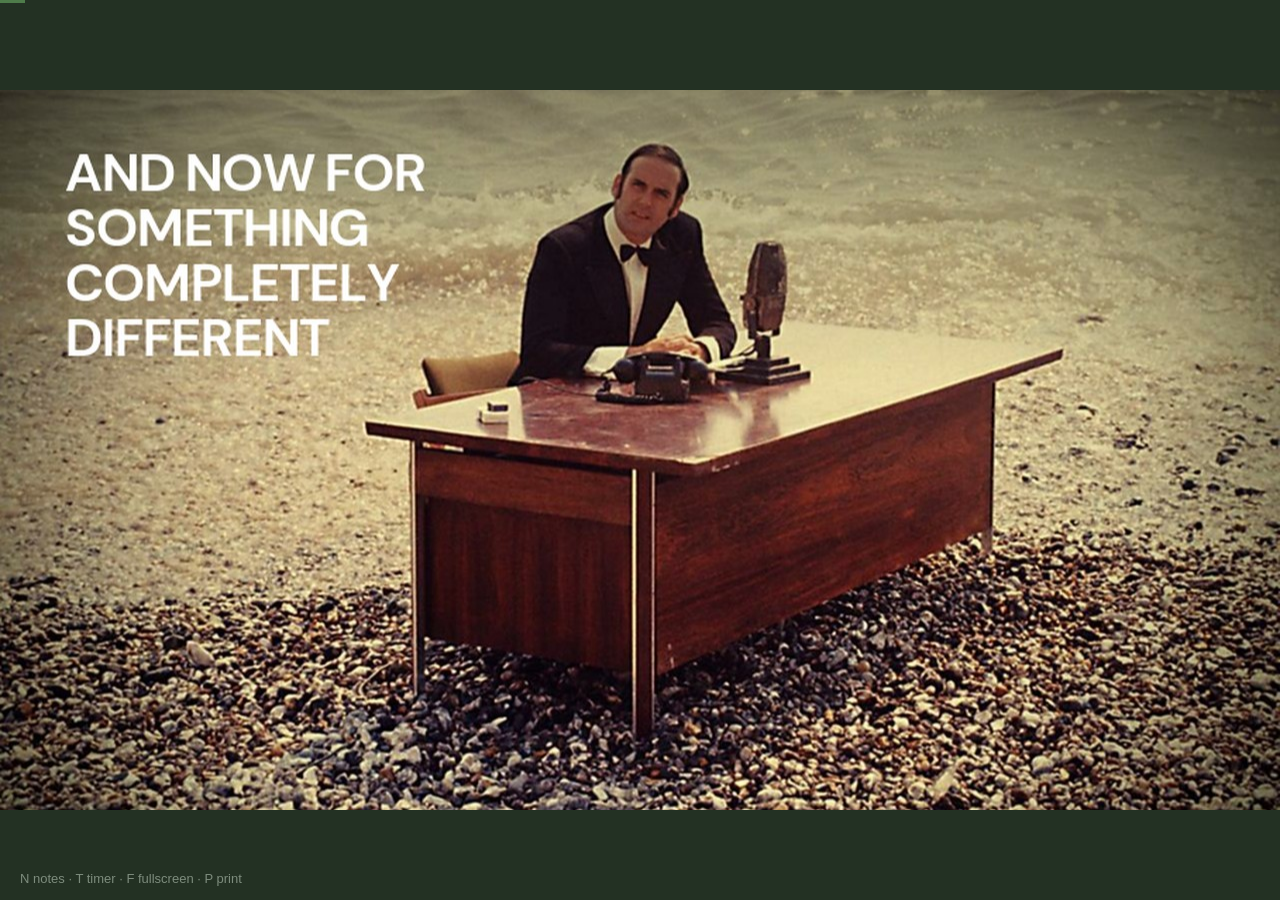
<file: beyond-the-clouds-tech/index.html>
<!doctype html>
<html lang="en">
<head>
<meta charset="utf-8">
<meta name="viewport" content="width=device-width, initial-scale=1">
<meta name="description" content="Sovereign AI infrastructure, the technical cut — gateways, inference routing, GPU sharing, HBM budgets. Alessandro Vozza.">
<link rel="icon" href="data:image/svg+xml,%3Csvg xmlns='http://www.w3.org/2000/svg' viewBox='0 0 32 32'%3E%3Crect width='32' height='32' fill='%23233123'/%3E%3Crect x='8' y='8' width='4' height='16' fill='%23fff'/%3E%3Crect x='14' y='8' width='4' height='16' fill='%23fff'/%3E%3Crect x='20' y='8' width='4' height='16' fill='%23fff'/%3E%3C/svg%3E">
<title>Beyond the Clouds — technical cut</title>
<link rel="stylesheet" href="https://fonts.googleapis.com/css2?family=Tiro+Tamil:ital@0;1&display=swap">

<style>
/* ============================================================
   BEYOND THE CLOUDS — technical cut (September 2026)
   VOLT house style, applied from 20260830 VOLT PPT template.
   Ground: VOLT deep green #233123 with the halftone dot texture.
   Type:   Tiro Tamil (display, matches the VOLT wordmark register)
           Arial (body, footers, labels) — as in the template.
   ============================================================ */
:root {
  --ink:            #233123;   /* VOLT deep green */
  --ink-2:          #2b3c2b;
  --paper:          #fdfdfb;
  --paper-2:        #f2f6f1;
  --surface-muted:  #e4efe4;   /* VOLT pale green tint */
  --cream:          #faeee0;   /* VOLT warm cream tint */
  --navy:           #042433;   /* VOLT secondary */
  --fg-on-light:    #233123;
  --fg-on-dark:     #ffffff;
  --fg-muted:       #5c6b5c;
  --fg-muted-dark:  #b3c6b0;
  --accent:         #2b4e2b;   /* forest green, for light grounds */
  --accent-soft:    #9dc298;   /* the same green lifted, for dark grounds */
  --on-accent:      #faeee0;
  --rule:           #d9d9d9;
  --rule-dark:      #3c503c;

  --f-display: 'Tiro Tamil', 'Iowan Old Style', Georgia, serif;
  --f-body:    Arial, Helvetica, 'Helvetica Neue', sans-serif;
  --f-mono:    Arial, Helvetica, sans-serif;
}

/* On dark grounds the whole token set lifts, so every rule below
   that reads var(--accent) resolves to the legible variant. */
.on-dark, .slide--hook { --accent: var(--accent-soft); --fg-muted: var(--fg-muted-dark); --rule: var(--rule-dark); }
.layer.phys { --accent: var(--accent-soft); }

* { box-sizing: border-box; margin: 0; padding: 0; }
html, body { height: 100%; overflow: hidden; background: var(--ink); font-family: var(--f-body); color: var(--fg-on-dark); }

#deck { position: relative; width: 100vw; height: 100vh; overflow: hidden; background: var(--ink); }

.slide {
  position: absolute; top: 50%; left: 50%;
  width: 1920px; height: 1080px;
  transform: translate(-50%, -50%) scale(var(--scale, 1));
  transform-origin: center center;
  opacity: 0; pointer-events: none;
  transition: opacity 140ms ease;
  font-family: var(--f-body); overflow: hidden;
}
.slide.is-active { opacity: 1; pointer-events: auto; }
@media (prefers-reduced-motion: reduce) { .slide { transition: none; } }

/* ---- VOLT footer rule: section left, deck centre, wordmark + page right ---- */
.ref {
  position: absolute; bottom: 44px; left: 78px; right: 78px;
  display: flex; align-items: center; gap: 26px;
  border-top: 1px solid var(--rule); padding-top: 16px;
  font-family: var(--f-body); font-size: 19px;
  letter-spacing: 0.1em; text-transform: uppercase;
}
.ref .ref-n { color: var(--accent); font-weight: 700; }
.ref .ref-mid { margin-left: auto; letter-spacing: 0.14em; opacity: 0.75; }
.ref .ref-right { margin-left: auto; display: flex; align-items: center; gap: 20px; }
.ref .ref-logo { height: 26px; width: auto; display: block; }
.ref .ref-pg { font-size: 22px; font-weight: 700; letter-spacing: 0; }
.on-light .ref { color: var(--fg-muted); }
.on-dark  .ref { color: var(--fg-muted-dark); }

/* Cover treatment for title and closing slides: wordmark, no rule. */
.cover-mark { position: absolute; height: 62px; width: auto; }
.slide--title .cover-mark { top: 92px; right: 110px; }
.slide--cta   .cover-mark { bottom: 96px; right: 130px; }

/* ---- VOLT halftone dot ground (10px pitch, as in the template) ---- */
.on-light {
  background-color: var(--paper); color: var(--fg-on-light);
  background-image:
    radial-gradient(circle, rgba(43,78,43,0.11) 1px, transparent 1.5px),
    radial-gradient(1000px 660px at 76% 42%, rgba(250,238,224,0.85), transparent 70%);
  background-size: 10px 10px, 100% 100%;
}
.on-dark {
  background-color: var(--ink); color: var(--fg-on-dark);
  background-image:
    radial-gradient(circle, rgba(157,194,152,0.14) 1px, transparent 1.5px),
    radial-gradient(1150px 720px at 22% 34%, rgba(43,78,43,0.55), transparent 72%);
  background-size: 10px 10px, 100% 100%;
}

/* ---------- title ---------- */
.slide--title { padding: 120px 110px; display: flex; flex-direction: column; justify-content: center; }
.slide--title::before {
  content: ""; position: absolute; inset: 0;
  background: radial-gradient(1100px 640px at 78% 68%, rgba(78,124,74,0.30), transparent 68%);
}
.slide--title > *:not(.cover-mark) { position: relative; }
.slide--title .eyebrow { font-family: var(--f-mono); font-size: 22px; letter-spacing: 0.24em; text-transform: uppercase; color: var(--accent-soft); margin-bottom: 40px; }
.slide--title h1 { font-family: var(--f-display); font-size: 148px; line-height: 0.94; font-weight: 400; letter-spacing: -0.015em; max-width: 15ch; }
.slide--title h1 em { font-style: italic; color: var(--accent-soft); }
.slide--title .sub { font-size: 34px; line-height: 1.35; color: var(--fg-muted-dark); margin-top: 44px; max-width: 42ch; }
.slide--title .meta { position: absolute; bottom: 84px; left: 110px; right: 110px; display: flex; gap: 28px; align-items: baseline;
  font-family: var(--f-mono); font-size: 21px; letter-spacing: 0.06em; color: var(--fg-muted-dark); border-top: 1px solid var(--rule-dark); padding-top: 26px; }
.slide--title .meta .who { color: var(--fg-on-dark); font-weight: 500; }
.slide--title .meta .spacer { flex: 1; }

/* ---------- hook ---------- */
.slide--hook {
  background-color: #2b4e2b; color: var(--on-accent);
  background-image:
    radial-gradient(circle, rgba(250,238,224,0.13) 1px, transparent 1.5px),
    radial-gradient(1100px 700px at 50% 40%, rgba(35,49,35,0.45), transparent 74%);
  background-size: 10px 10px, 100% 100%;
  display: grid; place-items: center; padding: 140px 120px 190px; text-align: center;
}
.slide--hook p { font-family: var(--f-display); font-size: 108px; line-height: 1.06; font-weight: 400; max-width: 20ch; letter-spacing: -0.01em; }
.slide--hook .sub { font-family: var(--f-mono); font-size: 26px; letter-spacing: 0.14em; text-transform: uppercase; opacity: 0.78; margin-top: 54px; white-space: nowrap; }

/* ---------- session rules / housekeeping ---------- */
.slide--rules { padding: 140px 130px 136px; display: grid; grid-template-columns: 1fr 460px; gap: 92px; align-items: center; }
.slide--rules .kicker { font-family: var(--f-mono); font-size: 21px; letter-spacing: 0.18em; text-transform: uppercase; color: var(--accent); }
.slide--rules h2 { font-family: var(--f-display); font-size: 86px; font-weight: 400; line-height: 1.04; margin-top: 18px; max-width: 18ch; }
.rules { list-style: none; display: grid; gap: 30px; margin-top: 52px; }
.rules li { display: grid; grid-template-columns: 92px 1fr; gap: 26px; align-items: baseline; }
.rules .n { font-family: var(--f-display); font-size: 54px; line-height: 1; color: var(--accent); letter-spacing: -0.02em; }
.rules b { display: block; font-size: 33px; font-weight: 600; line-height: 1.24; }
.rules span { display: block; font-size: 25px; line-height: 1.38; color: var(--fg-muted); margin-top: 7px; }
.clock { background: var(--ink); color: var(--fg-on-dark); border-radius: 4px; padding: 54px 48px; display: grid; gap: 30px; }
.clock .row { display: grid; gap: 6px; }
.clock .t { font-family: var(--f-display); font-size: 74px; line-height: 1; letter-spacing: -0.02em; }
.clock .row.talk .t { color: var(--accent-soft); }
.clock .l { font-family: var(--f-mono); font-size: 20px; letter-spacing: 0.12em; text-transform: uppercase; color: var(--fg-muted-dark); }
.clock .rule { height: 1px; background: var(--rule-dark); }
.clock .note { font-size: 22px; line-height: 1.4; color: var(--fg-muted-dark); }

/* ---------- bold claim ---------- */
.slide--claim { padding: 150px 130px; display: flex; flex-direction: column; justify-content: center; }
.slide--claim p { font-family: var(--f-display); font-size: 92px; line-height: 1.1; font-weight: 400; max-width: 21ch;
  border-left: 8px solid var(--accent); padding-left: 56px; letter-spacing: -0.01em; }
.slide--claim p b { font-style: italic; font-weight: 400; color: var(--accent); }
.slide--claim cite { margin-top: 48px; padding-left: 64px; font-style: normal; font-family: var(--f-mono);
  font-size: 22px; letter-spacing: 0.1em; text-transform: uppercase; color: var(--fg-muted); }

/* ---------- section divider ---------- */
.slide--section { padding: 130px 130px 165px; display: flex; flex-direction: column; justify-content: flex-end; }
.slide--section .num { font-family: var(--f-display); font-size: 210px; font-weight: 400; line-height: 0.9; color: var(--accent); letter-spacing: -0.02em; }
.slide--section h2 { font-family: var(--f-display); font-size: 96px; font-weight: 400; margin-top: 18px; max-width: 22ch; line-height: 1.05; }
.slide--section .lede { font-size: 30px; color: var(--fg-muted-dark); margin-top: 30px; max-width: 52ch; line-height: 1.4; }

/* ---------- content ---------- */
.slide--content { padding: 160px 130px 150px; display: flex; flex-direction: column; justify-content: center; }
.slide--content h2 { font-family: var(--f-display); font-size: 82px; font-weight: 400; line-height: 1.06; letter-spacing: -0.01em; max-width: 24ch; }
.slide--content .lede { font-size: 30px; color: var(--fg-muted); margin-top: 26px; max-width: 62ch; line-height: 1.4; }
.on-dark.slide--content .lede { color: var(--fg-muted-dark); }
.points { list-style: none; display: grid; gap: 30px; margin-top: 62px; max-width: 1400px; }
.points.two-col { grid-template-columns: 1fr 1fr; gap: 32px 64px; }
.points li { font-size: 30px; line-height: 1.4; padding-left: 32px; border-left: 4px solid var(--accent); }
.points li b { font-weight: 600; display: block; font-size: 32px; margin-bottom: 6px; }
.points li span { color: var(--fg-muted); }
.on-dark .points li span { color: var(--fg-muted-dark); }

.slide--content.tight { padding: 118px 130px 118px; }
.slide--content.tight h2 { font-size: 74px; }
.slide--content.tight .lede { font-size: 28px; margin-top: 22px; }
.slide--content.tight .points { margin-top: 46px; gap: 26px 60px; }
.slide--table.tight { padding: 120px 110px 120px; }
.slide--table.tight h2 { font-size: 70px; }
.slide--table.tight .lede { margin-bottom: 34px; }

/* ---------- before / after ---------- */
.slide--ba { padding: 160px 130px 150px; display: flex; flex-direction: column; justify-content: center; }
.slide--ba h2 { font-family: var(--f-display); font-size: 78px; font-weight: 400; margin-bottom: 56px; }
.ba-grid { display: grid; grid-template-columns: 1fr 1fr; gap: 40px; }
.ba-col { padding: 48px 46px; border-radius: 4px; }
.ba-col.old { background: var(--surface-muted); }
.ba-col.new { background: var(--ink); color: var(--fg-on-dark); }
.ba-col .lbl { font-family: var(--f-mono); font-size: 20px; letter-spacing: 0.16em; text-transform: uppercase; opacity: 0.65; }
.ba-col.new .lbl { color: var(--accent-soft); opacity: 1; }
.ba-col ul { list-style: none; display: grid; gap: 22px; margin-top: 34px; font-size: 28px; line-height: 1.35; }
.ba-col li::before { content: "—"; margin-right: 14px; opacity: 0.45; }
.slide--ba.tight { padding: 124px 128px 120px; }
.slide--ba.tight h2 { font-size: 72px; margin-bottom: 42px; }
.slide--ba.tight .ba-col { padding: 40px 38px; }
.slide--ba.tight .ba-col ul { gap: 18px; font-size: 26px; margin-top: 28px; }
.slide--ba .pull { font-family: var(--f-display); font-size: 40px; line-height: 1.24; margin-top: 46px;
  padding-left: 26px; border-left: 4px solid var(--accent); max-width: 68ch; }
.slide--ba .pull cite { display: block; font-family: var(--f-mono); font-style: normal; font-size: 20px;
  letter-spacing: 0.06em; color: var(--fg-muted); margin-top: 14px; }

/* ---------- three-way comparison cards ---------- */
.slide--trio { padding: 116px 116px 112px; display: flex; flex-direction: column; justify-content: center; }
.slide--trio h2 { font-family: var(--f-display); font-size: 76px; font-weight: 400; line-height: 1.06; max-width: 26ch; }
.slide--trio .lede { font-size: 27px; color: var(--fg-muted); margin-top: 20px; max-width: 74ch; line-height: 1.4; }
.trio { display: grid; grid-template-columns: repeat(3, 1fr); gap: 28px; margin-top: 40px; }
.trio .card { padding: 34px 32px; border-radius: 4px; background: var(--surface-muted); display: flex; flex-direction: column; gap: 13px; }
.trio .card.best { background: var(--ink); color: var(--fg-on-dark); }
.trio .lbl { font-family: var(--f-mono); font-size: 19px; letter-spacing: 0.16em; text-transform: uppercase; opacity: 0.6; }
.trio .card.best .lbl { color: var(--accent-soft); opacity: 1; }
.trio h3 { font-family: var(--f-display); font-size: 40px; font-weight: 400; line-height: 1.08; }
.trio .eg { font-family: var(--f-mono); font-size: 20px; line-height: 1.35; color: var(--accent); }
.trio .card.best .eg { color: var(--accent-soft); }
.trio ul { list-style: none; display: grid; gap: 11px; font-size: 23px; line-height: 1.34; margin-top: 3px; }
.trio .card li { color: var(--fg-muted); }
.trio .card.best li { color: #d6e4d3; }
.trio li::before { content: "—"; margin-right: 10px; opacity: 0.45; }
.slide--trio .kq { font-size: 24px; line-height: 1.4; margin-top: 32px; padding-left: 22px;
  border-left: 4px solid var(--accent); color: var(--fg-muted); max-width: 108ch; }
.slide--trio .kq b { color: var(--fg-on-light); font-weight: 600; }

/* ---------- comparison table ---------- */
.slide--table { padding: 150px 110px 145px; display: flex; flex-direction: column; justify-content: center; }
.slide--table h2 { font-family: var(--f-display); font-size: 74px; font-weight: 400; margin-bottom: 14px; }
.slide--table .lede { font-size: 26px; color: var(--fg-muted); margin-bottom: 44px; max-width: 70ch; }
table.cmp { width: 100%; border-collapse: collapse; font-size: 25px; font-variant-numeric: tabular-nums; color: var(--fg-on-light); }
table.cmp th, table.cmp td { padding: 20px 22px; text-align: left; border-bottom: 1px solid var(--rule); vertical-align: top; line-height: 1.3; }
table.cmp thead th { font-family: var(--f-mono); font-size: 20px; letter-spacing: 0.1em; text-transform: uppercase; color: var(--fg-muted); border-bottom: 2px solid var(--fg-on-light); }
table.cmp tbody th { font-weight: 600; width: 15%; }
table.cmp td.tag { font-family: var(--f-mono); font-size: 22px; }
table.cmp tr.hi td, table.cmp tr.hi th { background: rgba(43,78,43,0.10); }
table.cmp .mark { color: var(--accent); font-weight: 600; }

/* ---------- metric ---------- */
.slide--metric { display: grid; place-items: center; padding: 120px 120px 165px; text-align: center; }
.slide--metric .num { font-family: var(--f-display); font-size: 320px; font-weight: 400; line-height: 0.86; color: var(--accent); letter-spacing: -0.03em; }
.slide--metric .num .u { font-size: 0.42em; letter-spacing: 0; margin-left: 0.08em; }
.slide--metric .cap { font-family: var(--f-display); font-size: 54px; line-height: 1.2; max-width: 26ch; margin-top: 46px; }
.slide--metric .src { font-family: var(--f-mono); font-size: 21px; letter-spacing: 0.08em; color: var(--fg-muted-dark); margin-top: 34px; }

/* ---------- quote ---------- */
.slide--quote { padding: 170px 150px 155px; display: flex; flex-direction: column; justify-content: center; }
.slide--quote blockquote { font-family: var(--f-display); font-size: 82px; line-height: 1.16; font-weight: 400; max-width: 27ch; }
.slide--quote blockquote::before { content: "\201C"; color: var(--accent); }
.slide--quote cite { margin-top: 54px; font-style: normal; font-family: var(--f-mono); font-size: 23px; line-height: 1.6;
  letter-spacing: 0.06em; color: var(--fg-muted); display: block; max-width: 70ch; }
.slide--quote cite b { color: var(--fg-on-light); font-weight: 600; }

/* ---------- proverb ---------- */
.slide--proverb { display: grid; place-items: center; padding: 150px 140px 175px; text-align: center; }
.slide--proverb blockquote { font-family: var(--f-display); font-size: 104px; line-height: 1.1; font-weight: 400;
  max-width: 19ch; letter-spacing: -0.015em; }
.slide--proverb blockquote em { font-style: italic; color: var(--accent); }
.slide--proverb cite { display: block; margin-top: 58px; font-style: normal; font-family: var(--f-mono);
  font-size: 23px; letter-spacing: 0.16em; text-transform: uppercase; color: var(--fg-muted); }

/* ---------- practice / principles close ---------- */
.slide--practice { padding: 140px 130px 136px; display: flex; flex-direction: column; justify-content: center; }
.slide--practice h2 { font-family: var(--f-display); font-size: 104px; font-weight: 400; line-height: 1.04;
  max-width: 20ch; letter-spacing: -0.015em; }
.slide--practice h2 em { font-style: italic; color: var(--accent-soft); }
.slide--practice .top { font-size: 34px; font-weight: 600; color: var(--accent-soft); margin-top: 56px;
  padding-bottom: 30px; border-bottom: 1px solid var(--rule-dark); }
.slide--practice ul { list-style: none; display: grid; gap: 20px; margin-top: 32px; }
.slide--practice li { font-size: 32px; line-height: 1.34; color: var(--fg-muted-dark); }
.slide--practice li b { color: var(--fg-on-dark); font-weight: 600; }
.slide--practice .floor { font-family: var(--f-display); font-size: 46px; line-height: 1.2; margin-top: 44px;
  padding-left: 28px; border-left: 5px solid var(--accent-soft); color: var(--fg-on-dark); }

/* ---------- timeline ---------- */
.slide--timeline { padding: 160px 110px 150px; display: flex; flex-direction: column; justify-content: center; }
.slide--timeline h2 { font-family: var(--f-display); font-size: 74px; font-weight: 400; margin-bottom: 70px; }
.tl { list-style: none; display: grid; grid-auto-flow: column; grid-auto-columns: 1fr; gap: 34px; position: relative; }
.tl::before { content: ""; position: absolute; top: 13px; left: 0; right: 0; height: 2px; background: var(--rule); }
.tl li { position: relative; padding-top: 56px; }
.tl li::before { content: ""; position: absolute; top: 0; left: 0; width: 28px; height: 28px; border-radius: 50%; background: var(--accent); }
.tl .date { font-family: var(--f-mono); font-size: 21px; letter-spacing: 0.08em; color: var(--accent); display: block; margin-bottom: 14px; }
.tl b { display: block; font-size: 30px; line-height: 1.25; font-weight: 600; }
.tl p { font-size: 24px; line-height: 1.35; color: var(--fg-muted); margin-top: 12px; }

/* ---------- architecture (CSS box diagram) ---------- */
.slide--arch { padding: 108px 90px 120px; display: grid; grid-template-rows: auto 1fr auto; gap: 20px; }
.slide--arch h2 { font-family: var(--f-display); font-size: 62px; font-weight: 400; }
.arch { display: grid; grid-template-columns: 210px 1fr 210px; gap: 20px; align-items: stretch; }
.rail { border: 2px solid var(--rule); border-radius: 4px; padding: 24px 18px; display: flex; flex-direction: column; justify-content: center; gap: 16px; text-align: center; }
.rail .rl { font-family: var(--f-mono); font-size: 19px; letter-spacing: 0.12em; text-transform: uppercase; color: var(--accent); }
.rail p { font-size: 21px; line-height: 1.35; color: var(--fg-muted); }
.layers { display: grid; gap: 11px; }
.layer { display: grid; grid-template-columns: 300px 1fr; align-items: center; gap: 22px; background: var(--paper-2); border-left: 6px solid var(--accent); border-radius: 3px; padding: 15px 22px; }
.layer.phys { background: var(--ink); color: var(--fg-on-dark); }
.layer .ln { font-weight: 600; font-size: 25px; line-height: 1.2; }
.layer .ln em { display: block; font-style: normal; font-family: var(--f-mono); font-size: 17px; letter-spacing: 0.1em; text-transform: uppercase; color: var(--fg-muted); margin-top: 4px; }
.layer.phys .ln em { color: var(--fg-muted-dark); }
.chips { display: flex; flex-wrap: wrap; gap: 9px; }
.chip { font-family: var(--f-mono); font-size: 19px; padding: 7px 13px; border: 1px solid var(--rule); border-radius: 3px; background: var(--paper); }
.layer.phys .chip { background: var(--ink-2); border-color: var(--rule-dark); }
.slide--arch .cap { font-family: var(--f-mono); font-size: 20px; color: var(--fg-muted); letter-spacing: 0.04em; }

/* ---------- debate ---------- */
.slide--debate { padding: 150px 110px 145px; display: flex; flex-direction: column; justify-content: center; }
.slide--debate h2 { font-family: var(--f-display); font-size: 78px; font-weight: 400; margin-bottom: 16px; }
.slide--debate .lede { font-size: 27px; color: var(--fg-muted-dark); margin-bottom: 54px; }
.provs { list-style: none; display: grid; grid-template-columns: 1fr 1fr; gap: 26px 48px; counter-reset: p; }
.provs li { counter-increment: p; display: grid; grid-template-columns: 62px 1fr; gap: 20px; align-items: start;
  font-size: 29px; line-height: 1.34; padding-bottom: 22px; border-bottom: 1px solid var(--rule-dark); }
.provs li::before { content: counter(p, decimal-leading-zero); font-family: var(--f-mono); font-size: 30px; font-weight: 600; color: var(--accent); }

/* ---------- workshop exercise ---------- */
.slide--exercise { padding: 116px 118px 112px; display: flex; flex-direction: column; justify-content: center; }
.slide--exercise .tag { display: inline-flex; align-items: center; gap: 14px; align-self: flex-start;
  font-family: var(--f-mono); font-size: 20px; letter-spacing: 0.16em; text-transform: uppercase;
  color: var(--on-accent); background: var(--accent); padding: 10px 20px; border-radius: 3px; }
.slide--exercise h2 { font-family: var(--f-display); font-size: 76px; font-weight: 400; line-height: 1.04; margin-top: 24px; }
.slide--exercise .lede { font-size: 27px; color: var(--fg-muted); margin-top: 16px; max-width: 78ch; line-height: 1.4; }
.boxes { display: grid; grid-template-columns: repeat(4, 1fr); gap: 24px; margin-top: 42px; }
.box { border: 2px solid var(--rule); border-radius: 4px; padding: 30px 26px 34px; background: rgba(255,255,255,0.55);
  display: flex; flex-direction: column; gap: 12px; min-height: 260px; }
.box .bn { font-family: var(--f-mono); font-size: 19px; font-weight: 700; letter-spacing: 0.14em; color: var(--accent); }
.box .bq { font-size: 26px; line-height: 1.3; font-weight: 600; }
.box .bh { font-size: 21px; line-height: 1.34; color: var(--fg-muted); margin-top: auto; }
.slide--exercise .then { display: grid; grid-template-columns: auto 1fr; gap: 24px; align-items: baseline; margin-top: 36px;
  padding-left: 22px; border-left: 4px solid var(--accent); }
.slide--exercise .then b { font-size: 27px; }
.slide--exercise .then span { font-size: 25px; line-height: 1.38; color: var(--fg-muted); }

/* ---------- conversation starters ---------- */
.slide--starters { padding: 130px 118px 126px; display: flex; flex-direction: column; justify-content: center; }
.slide--starters h2 { font-family: var(--f-display); font-size: 78px; font-weight: 400; line-height: 1.05; }
.slide--starters .lede { font-size: 27px; color: var(--fg-muted-dark); margin-top: 18px; max-width: 80ch; line-height: 1.4; }
.starters { list-style: none; display: grid; grid-template-columns: 1fr 1fr; gap: 30px 56px; margin-top: 52px; }
.starters li { padding-left: 24px; border-left: 4px solid var(--accent); }
.starters .who { font-family: var(--f-mono); font-size: 20px; letter-spacing: 0.14em; text-transform: uppercase; color: var(--accent); }
.starters .q { display: block; font-size: 29px; line-height: 1.32; margin-top: 12px; }

/* ---------- cta ---------- */
.slide--cta { padding: 150px 130px; display: flex; flex-direction: column; justify-content: center; gap: 46px; }
.slide--cta::before { content: ""; position: absolute; inset: 0; background: radial-gradient(980px 600px at 18% 78%, rgba(78,124,74,0.30), transparent 66%); }
.slide--cta > *:not(.cover-mark) { position: relative; }
.slide--cta h2 { font-family: var(--f-display); font-size: 112px; font-weight: 400; line-height: 1.02; max-width: 20ch; }
.slide--cta h2 em { font-style: italic; color: var(--accent-soft); }
.slide--cta .ask { font-size: 32px; max-width: 46ch; line-height: 1.4; color: var(--fg-muted-dark); }
.slide--cta ul { list-style: none; display: grid; gap: 16px; font-family: var(--f-mono); font-size: 25px; }
.slide--cta ul span { display: inline-block; width: 190px; color: var(--accent-soft); letter-spacing: 0.1em; text-transform: uppercase; font-size: 20px; }
.slide--cta ul a { color: inherit; text-decoration: none; border-bottom: 1px solid rgba(157,194,152,0.55); }

/* ---------- full-bleed image card ---------- */
.slide--full { padding: 0; background: var(--ink); }
.slide--full img { display: block; width: 100%; height: 100%; object-fit: cover; }

/* ---------- closing CTA with speaker portrait ---------- */
.slide--cta.with-me { display: grid; grid-template-columns: 1fr 400px; gap: 96px; align-items: center; padding: 140px 130px; }
.slide--cta.with-me .cover-mark { bottom: 78px; right: 118px; left: auto; height: 52px; }
.slide--cta.with-me h2 { font-size: 96px; max-width: 17ch; }
.slide--cta.with-me .ask { font-size: 29px; margin-top: 34px; }
.slide--cta.with-me ul { margin-top: 40px; }
.me-col { display: flex; flex-direction: column; align-items: flex-start; gap: 20px; }
.me-col .portrait { width: 300px; height: 300px; border-radius: 50%; object-fit: cover;
  border: 8px solid rgba(157,194,152,0.22); box-shadow: 0 0 0 2px var(--accent-soft); }
.me-col .who { font-family: var(--f-display); font-size: 46px; line-height: 1.05; }
.me-col .role { font-family: var(--f-mono); font-size: 21px; line-height: 1.45; color: var(--fg-muted-dark); letter-spacing: 0.04em; margin-top: -10px; }
.me-col .disc { font-size: 20px; line-height: 1.4; padding-left: 18px; border-left: 3px solid var(--accent-soft); color: var(--fg-muted-dark); }

/* ---------- appendix / sources ---------- */
.slide--srcs { padding: 74px 88px 78px; display: flex; flex-direction: column; justify-content: center; }
.slide--srcs h2 { font-family: var(--f-display); font-size: 58px; font-weight: 400; margin-bottom: 30px; }
.srcs { list-style: none; display: grid; grid-template-columns: 1fr 1fr; gap: 8px 42px; font-size: 18px; line-height: 1.28; }
.srcs li { padding-left: 22px; border-left: 3px solid var(--accent); color: var(--fg-muted); }
.srcs li b { display: block; color: var(--fg-on-light); font-weight: 600; }
.srcs a { color: inherit; text-decoration: none; border-bottom: 1px solid rgba(43,78,43,0.35); }

/* ---------- horizontal bar chart ---------- */
.slide--bars { padding: 150px 130px 148px; display: flex; flex-direction: column; justify-content: center; }
.slide--bars h2 { font-family: var(--f-display); font-size: 74px; font-weight: 400; line-height: 1.05; }
.slide--bars .lede { font-size: 27px; color: var(--fg-muted); margin-top: 20px; max-width: 74ch; line-height: 1.4; }
.bars { display: grid; gap: 26px; margin-top: 54px; }
.bar { display: grid; grid-template-columns: 150px 1fr; gap: 32px; align-items: center; }
.bar .v { font-family: var(--f-display); font-size: 60px; line-height: 1; color: var(--accent); text-align: right; letter-spacing: -0.02em; }
.bar .v .u { font-size: 0.46em; margin-left: 0.06em; }
.bar .lab { font-size: 25px; line-height: 1.3; margin-bottom: 9px; display: block; }
.bar .lab em { font-style: normal; color: var(--fg-muted); }
.bar .track { position: relative; height: 26px; background: var(--surface-muted); border-radius: 3px; }
.bar .fill { position: absolute; top: 0; left: 0; bottom: 0; background: var(--accent); border-radius: 3px; }
.bar .fill.soft { background: #a8c4a4; }
.bar .ghost { position: absolute; top: 0; bottom: 0; border-right: 2px dashed var(--fg-muted); }
.bar .ghost::after { content: attr(data-l); position: absolute; right: 10px; top: 50%; transform: translateY(-50%);
  font-family: var(--f-mono); font-size: 16px; letter-spacing: 0.06em; color: var(--fg-muted); white-space: nowrap; }
.slide--bars .foot { font-family: var(--f-mono); font-size: 19px; letter-spacing: 0.05em; color: var(--fg-muted); margin-top: 42px; }

/* ---------- stacked share-over-time columns ---------- */
.slide--stack { padding: 128px 120px 126px; display: flex; flex-direction: column; justify-content: center; }
.slide--stack h2 { font-family: var(--f-display); font-size: 72px; font-weight: 400; line-height: 1.05; max-width: 27ch; }
.slide--stack .lede { font-size: 26px; color: var(--fg-muted); margin-top: 18px; max-width: 78ch; line-height: 1.4; }
.skey { display: flex; gap: 34px; margin-top: 30px; font-family: var(--f-mono); font-size: 20px; letter-spacing: 0.06em; color: var(--fg-muted); }
.skey i { display: inline-block; width: 16px; height: 16px; border-radius: 2px; margin-right: 10px; vertical-align: -2px; }
.cols { display: grid; grid-auto-flow: column; grid-auto-columns: 1fr; gap: 30px; align-items: end; margin-top: 26px; height: 380px; }
.col { display: flex; flex-direction: column; justify-content: flex-end; height: 100%; }
.col .stk { display: flex; flex-direction: column; height: 100%; border-radius: 3px; overflow: hidden; }
.col .us { background: var(--accent); display: flex; align-items: center; justify-content: center; }
.col .eu { background: #cfe0cd; display: flex; align-items: center; justify-content: center; }
.col .pc { font-family: var(--f-display); font-size: 34px; color: var(--paper); letter-spacing: -0.01em; }
.col .eu .pc { color: var(--accent); font-size: 30px; }
.col .yr { font-family: var(--f-mono); font-size: 22px; letter-spacing: 0.08em; color: var(--fg-muted); text-align: center; margin-top: 16px; }
.col.now .yr { color: var(--accent); font-weight: 700; }
.slide--stack .foot { font-family: var(--f-mono); font-size: 19px; letter-spacing: 0.05em; color: var(--fg-muted); margin-top: 34px; }
.slide--stack .kq { font-size: 25px; line-height: 1.4; margin-top: 28px; padding-left: 22px;
  border-left: 4px solid var(--accent); color: var(--fg-muted); max-width: 104ch; }
.slide--stack .kq b { color: var(--fg-on-light); font-weight: 600; }

/* ---------- concentration donut ---------- */
.slide--donut { padding: 118px 118px 116px; display: grid; grid-template-columns: 1fr 440px; gap: 76px; align-items: center; }
.slide--donut h2 { font-family: var(--f-display); font-size: 68px; font-weight: 400; line-height: 1.06; }
.slide--donut .lede { font-size: 26px; color: var(--fg-muted); margin-top: 18px; line-height: 1.4; }
.dlegend { display: grid; gap: 17px; margin-top: 30px; }
.dlegend div { display: grid; grid-template-columns: 96px 1fr; gap: 20px; align-items: baseline; }
.dlegend .p { font-family: var(--f-display); font-size: 44px; line-height: 1; color: var(--accent); text-align: right; }
.dlegend .p.mut { color: #9bb098; }
.dlegend .t { font-size: 24px; line-height: 1.32; }
.dlegend .t em { font-style: normal; color: var(--fg-muted); display: block; font-size: 21px; margin-top: 3px; }
.dwrap { position: relative; width: 440px; height: 440px; }
.dwrap svg { display: block; width: 100%; height: 100%; }
.dcenter { position: absolute; inset: 0; display: flex; flex-direction: column; align-items: center; justify-content: center; gap: 6px; }
.dcenter .dn { font-family: var(--f-display); font-size: 76px; line-height: 1; color: var(--fg-on-light); letter-spacing: -0.02em; }
.dcenter .dl { font-family: var(--f-mono); font-size: 19px; letter-spacing: 0.16em; text-transform: uppercase; color: var(--fg-muted); }
.slide--donut .foot { font-family: var(--f-mono); font-size: 19px; letter-spacing: 0.05em; color: var(--fg-muted); margin-top: 34px; }
.slide--donut .kq { grid-column: 1 / -1; font-size: 25px; line-height: 1.4; margin-top: 6px; padding-left: 22px;
  border-left: 4px solid var(--accent); color: var(--fg-muted); max-width: 112ch; }
.slide--donut .kq b { color: var(--fg-on-light); font-weight: 600; }

/* ---------- document reference card ---------- */
.slide--doc { padding: 130px 120px 128px; display: grid; grid-template-columns: 1fr 640px; gap: 84px; align-items: center; }
.slide--doc h2 { font-family: var(--f-display); font-size: 70px; font-weight: 400; line-height: 1.05; max-width: 21ch; }
.slide--doc .lede { font-size: 27px; color: var(--fg-muted); margin-top: 20px; line-height: 1.4; max-width: 52ch; }
.slide--doc .pts { list-style: none; display: grid; gap: 18px; margin-top: 34px; }
.slide--doc .pts li { font-size: 25px; line-height: 1.35; padding-left: 24px; border-left: 4px solid var(--accent); color: var(--fg-muted); }
.slide--doc .pts b { color: var(--fg-on-light); font-weight: 600; }
.doccard { background: var(--paper-2); border: 1px solid var(--rule); border-radius: 4px; padding: 52px 56px; }
.doccard .issuer { font-family: var(--f-mono); font-size: 18px; letter-spacing: 0.1em; text-transform: uppercase; color: var(--fg-muted); line-height: 1.6; }
.doccard .dt { font-family: var(--f-display); font-size: 46px; line-height: 1.1; margin-top: 22px; }
.doccard .ver { font-family: var(--f-mono); font-size: 22px; color: var(--accent); margin-top: 12px; letter-spacing: 0.06em; }
.doccard ol { list-style: none; counter-reset: c; margin-top: 34px; padding-top: 26px; border-top: 1px solid var(--rule); display: grid; gap: 13px; }
.doccard li { counter-increment: c; font-size: 22px; color: var(--fg-muted); display: flex; gap: 14px; }
.doccard li::before { content: counter(c) "."; color: var(--accent); font-weight: 700; font-family: var(--f-mono); }
.doccard li.hi { color: var(--fg-on-light); font-weight: 600; }

/* ---------- regulation gantt ---------- */
.slide--gantt { padding: 132px 100px 132px; display: flex; flex-direction: column; justify-content: center; }
.slide--gantt h2 { font-family: var(--f-display); font-size: 68px; font-weight: 400; line-height: 1.05; }
.slide--gantt .lede { font-size: 25px; color: var(--fg-muted); margin-top: 16px; max-width: 80ch; line-height: 1.4; }
.gantt { display: grid; grid-template-columns: 360px 1fr; margin-top: 38px; }
.gcol, .glanes { display: flex; flex-direction: column; }
.glanes { position: relative; }
.ghead, .years { height: 42px; }
.years { display: grid; grid-template-columns: repeat(5, 1fr); border-bottom: 1px solid var(--rule);
  font-family: var(--f-mono); font-size: 19px; letter-spacing: 0.1em; color: var(--fg-muted); }
.years span { border-left: 1px solid var(--rule); padding: 4px 0 0 10px; }
.nm, .lane { height: 60px; display: flex; flex-direction: column; justify-content: center; }
.nm { padding-right: 28px; border-bottom: 1px solid rgba(35,49,35,0.07); }
.nm b { font-size: 24px; font-weight: 600; line-height: 1.15; }
.nm em { font-style: normal; font-size: 18px; color: var(--fg-muted); margin-top: 2px; }
.lane { position: relative; border-bottom: 1px solid rgba(35,49,35,0.07); }
.lane .b { position: absolute; top: 50%; transform: translateY(-50%); height: 26px; background: var(--accent); border-radius: 13px; }
.lane .b.soft { background: #b7cdb3; }
.lane .b .t { position: absolute; left: 16px; top: 50%; transform: translateY(-50%);
  font-family: var(--f-mono); font-size: 16px; letter-spacing: 0.05em; color: #fff; white-space: nowrap; }
.lane .b.soft .t { color: var(--ink); }
.lane .pin { position: absolute; top: 8px; bottom: 8px; width: 3px; background: var(--ink); border-radius: 2px; }
.lane .pin::after { content: attr(data-l); position: absolute; left: 9px; top: 50%; transform: translateY(-50%);
  font-family: var(--f-mono); font-size: 15px; letter-spacing: 0.04em; color: var(--ink); white-space: nowrap; }
.today { position: absolute; top: 42px; bottom: 0; width: 2px; background: #b3402f; z-index: 4; }
.today span { position: absolute; top: -34px; left: 50%; transform: translateX(-50%); background: #b3402f; color: #fff;
  font-family: var(--f-mono); font-size: 15px; letter-spacing: 0.14em; padding: 4px 10px; border-radius: 2px; white-space: nowrap; }
.slide--gantt .foot { font-family: var(--f-mono); font-size: 19px; letter-spacing: 0.05em; color: var(--fg-muted); margin-top: 34px; }

/* ---------- dense table variant ---------- */
.slide--table.dense { padding: 120px 100px 126px; }
.slide--table.dense h2 { font-size: 64px; }
.slide--table.dense .lede { margin-bottom: 32px; }
.slide--table.dense table.cmp { font-size: 23px; }
.slide--table.dense table.cmp th, .slide--table.dense table.cmp td { padding: 14px 20px; }
.slide--table.dense table.cmp tbody th { width: 22%; }
.slide--table.dense table.cmp tbody th em { display: block; font-style: normal; font-family: var(--f-mono);
  font-size: 17px; font-weight: 400; letter-spacing: 0.04em; color: var(--fg-muted); margin-top: 4px; }

/* ---------- line chart ---------- */
.slide--curve { padding: 86px 108px 92px; display: flex; flex-direction: column; justify-content: center; }
.slide--curve h2 { font-family: var(--f-display); font-size: 68px; font-weight: 400; line-height: 1.05; }
.slide--curve .lede { font-size: 26px; color: var(--fg-muted); margin-top: 16px; max-width: 76ch; line-height: 1.4; }
.chart { margin-top: 18px; }
.chart svg { display: block; width: 100%; max-width: 1650px; height: auto; margin: 0 auto; }
.slide--curve .foot { font-family: var(--f-mono); font-size: 18px; letter-spacing: 0.04em; color: var(--fg-muted); margin-top: 14px; }

/* ---------- quote wall ---------- */
.slide--quotes { padding: 150px 120px 148px; display: flex; flex-direction: column; justify-content: center; }
.slide--quotes h2 { font-family: var(--f-display); font-size: 62px; font-weight: 400; margin-bottom: 50px; }
.qwall { display: grid; grid-template-columns: 1fr 1fr; gap: 46px 64px; }
.qw { border-left: 5px solid var(--accent); padding-left: 34px; }
.qw p { font-family: var(--f-display); font-size: 40px; line-height: 1.18; }
.qw cite { display: block; font-style: normal; font-family: var(--f-mono); font-size: 19px; letter-spacing: 0.05em;
  color: var(--fg-muted); margin-top: 18px; line-height: 1.5; }
.on-dark .qw cite { color: var(--fg-muted-dark); }

/* ---------- conference sessions / further reading ---------- */
.slide--talks { padding: 104px 92px 110px; display: flex; flex-direction: column; justify-content: center; }
.slide--talks h2 { font-family: var(--f-display); font-size: 64px; font-weight: 400; line-height: 1.05; }
.slide--talks .lede { font-size: 25px; color: var(--fg-muted); margin-top: 12px; max-width: 88ch; line-height: 1.35; }
.talks { list-style: none; display: grid; grid-template-columns: 1fr 1fr; gap: 26px 50px; margin-top: 42px; }
.talks li { padding-left: 22px; border-left: 3px solid var(--accent); }
.talks li > b { display: block; font-weight: 600; font-size: 24px; line-height: 1.24; }
.talks li span b { display: inline; font-weight: 600; font-size: inherit; color: var(--fg-on-light); }
.talks li span { display: block; font-size: 21px; color: var(--fg-muted); margin-top: 6px; line-height: 1.32; }
.talks li i { display: block; font-style: normal; font-family: var(--f-mono); font-size: 17px;
  letter-spacing: 0.02em; color: var(--accent); margin-top: 4px; }
.talks a { color: inherit; text-decoration: none; border-bottom: 1px solid rgba(43,78,43,0.35); }
.on-dark .talks li span b { color: var(--fg-on-dark); }
.on-dark .talks a { border-bottom-color: rgba(157,194,152,0.5); }

/* ---------- chrome ---------- */
#progress { position: fixed; top: 0; left: 0; height: 3px; background: #4e7c4a; z-index: 200; transition: width 180ms ease; }
#counter { display: none; }
#notes {
  position: fixed; left: 0; right: 0; bottom: 0; z-index: 300;
  background: #161e16; border-top: 3px solid var(--accent-soft);
  padding: 20px 28px 22px; max-height: 42vh; overflow-y: auto; display: none;
  font-size: 15px; line-height: 1.55; color: #d7d3cc;
}
#notes.on { display: block; }
#notes h4 { font-family: var(--f-body); font-size: 12px; letter-spacing: 0.16em; text-transform: uppercase; color: var(--accent-soft); margin-bottom: 10px; display: flex; gap: 18px; align-items: baseline; }
#notes h4 .clock { margin-left: auto; color: #9aa89a; }
#notes p { margin-bottom: 8px; max-width: 110ch; }
#notes b { color: #fff; }
#notes .say { border-left: 3px solid var(--accent); padding-left: 12px; font-style: italic; color: #efe9e2; }
.s-notes { display: none; }
#help { position: fixed; bottom: 14px; left: 20px; font-family: var(--f-body); font-size: 13px; color: #7d8c7d; z-index: 200;
  transition: opacity 400ms ease; pointer-events: none; }
#help.gone { opacity: 0; }

/* ---------- SEAL ladder ---------- */
.slide--seal { padding: 104px 118px 102px; display: flex; flex-direction: column; justify-content: center; }
.slide--seal h2 { font-family: var(--f-display); font-size: 68px; font-weight: 400; line-height: 1.05; }
.slide--seal .lede { font-size: 25px; color: var(--fg-muted); margin-top: 16px; max-width: 92ch; line-height: 1.4; }
.slide--seal .lede b { color: var(--fg-on-light); font-weight: 600; }
.rungs { display: grid; gap: 18px; margin-top: 36px; }
.rung { display: grid; grid-template-columns: 128px 1fr 330px; gap: 26px; align-items: start; }
.rung .lvl { font-family: var(--f-mono); font-size: 25px; font-weight: 700; color: var(--accent); letter-spacing: 0.04em; padding-top: 2px; }
.rung .nm { display: block; font-size: 27px; font-weight: 600; line-height: 1.24; }
.rung .nm em { font-style: normal; font-weight: 400; color: var(--fg-muted); }
.rung .track { position: relative; height: 14px; background: var(--surface-muted); border-radius: 3px; margin-top: 9px; }
.rung .fill { position: absolute; inset: 0 auto 0 0; background: var(--accent); border-radius: 3px; }
.rung .fill.pale { background: #a8c4a4; }
.rung .brk { font-size: 21px; line-height: 1.3; color: var(--fg-muted); padding-left: 20px; border-left: 3px solid var(--rule); align-self: stretch; }
.rung.here .brk { color: var(--accent); border-left-color: var(--accent); font-weight: 600; }
.slide--seal .foot { font-family: var(--f-mono); font-size: 19px; letter-spacing: 0.04em; color: var(--fg-muted); margin-top: 32px; }

/* ---------- click-through reveal ---------- */
/* Items keep their layout space, so nothing reflows as they appear. */
.frag { opacity: 0; transition: opacity 300ms ease, transform 300ms ease; transform: translateY(10px); }
.frag.on { opacity: 1; transform: none; }
tr.frag { transform: none; }
@media (prefers-reduced-motion: reduce) { .frag { transition: none; transform: none; } }

@media print {
  @page { size: 1920px 1080px; margin: 0; }
  html, body { overflow: visible; }
  #deck { width: auto; height: auto; }
  #progress, #counter, #notes, #help { display: none !important; }
  .frag { opacity: 1 !important; transform: none !important; }
  .slide { position: relative; top: auto; left: auto; transform: none; opacity: 1 !important; page-break-after: always; }
}

/* ============================================================
   TECHNICAL CUT additions — code panels, request-path flow,
   HBM budget bars. Everything below is only used by the slides
   added for the engineering audience.
   ============================================================ */
:root { --f-code: 'SF Mono', Menlo, Consolas, 'Liberation Mono', 'DejaVu Sans Mono', monospace; }

/* ---------- code panel ---------- */
.code { font-family: var(--f-code); font-size: 19px; line-height: 1.45; background: var(--ink); color: #e8efe6;
  border-radius: 4px; padding: 26px 30px; white-space: pre; overflow: hidden; tab-size: 2; }
.code .c { color: #8fa58c; }              /* comment */
.code .k { color: var(--accent-soft); }   /* key, flag, resource name */
.code .v { color: #f3dcbf; }              /* value worth noticing */
.on-dark .code { background: #161e16; border: 1px solid var(--rule-dark); }

/* ---------- split slide: argument left, code right ---------- */
.slide--split { padding: 78px 108px 112px; display: flex; flex-direction: column; justify-content: center; }
.slide--split h2 { font-family: var(--f-display); font-size: 62px; font-weight: 400; line-height: 1.05; max-width: 52ch; text-wrap: balance; }
.slide--split .lede { font-size: 24px; color: var(--fg-muted); margin-top: 12px; max-width: 96ch; line-height: 1.4; }
.on-dark.slide--split .lede { color: var(--fg-muted-dark); }
.split { display: grid; grid-template-columns: 1fr 1fr; gap: 48px; align-items: start; margin-top: 26px; }
.split.wide-code { grid-template-columns: 0.85fr 1.15fr; }
.split .points { margin-top: 0; gap: 20px; max-width: none; }
.split .points li { font-size: 23px; line-height: 1.36; padding-left: 24px; }
.split .points li b { font-size: 25px; margin-bottom: 3px; }
.slide--split .foot { font-family: var(--f-mono); font-size: 19px; letter-spacing: 0.04em; color: var(--fg-muted); margin-top: 22px; }
.on-dark.slide--split .foot { color: var(--fg-muted-dark); }

/* ---------- request-path flow ---------- */
.flow { display: grid; grid-template-columns: repeat(4, 1fr); gap: 56px; margin-top: 44px; align-items: stretch; }
.flow .node { position: relative; background: var(--paper-2); border-left: 6px solid var(--accent); border-radius: 3px;
  padding: 26px 26px 28px; display: flex; flex-direction: column; gap: 12px; }
.flow .node.own { background: var(--ink); color: var(--fg-on-dark); }
.flow .node::after { content: "\2192"; position: absolute; right: -46px; top: 50%; transform: translateY(-50%);
  font-size: 40px; line-height: 1; color: var(--accent); }
.flow .node:last-child::after { content: none; }
.flow .lbl { font-family: var(--f-mono); font-size: 18px; letter-spacing: 0.16em; text-transform: uppercase; color: var(--accent); }
.flow .node.own .lbl { color: var(--accent-soft); }
.flow h3 { font-family: var(--f-display); font-size: 36px; font-weight: 400; line-height: 1.08; }
.flow .eg { font-family: var(--f-code); font-size: 17px; line-height: 1.4; color: var(--fg-muted); }
.flow .node.own .eg { color: var(--fg-muted-dark); }
.flow ul { list-style: none; display: grid; gap: 9px; font-size: 21px; line-height: 1.32; color: var(--fg-muted); margin-top: 4px; }
.flow .node.own ul { color: #d6e4d3; }
.flow li::before { content: "\2014"; margin-right: 10px; opacity: 0.45; }
.flow .signals { margin-top: auto; padding-top: 14px; border-top: 1px solid var(--rule); font-family: var(--f-code); font-size: 16px; line-height: 1.5; color: var(--fg-muted); }
.flow .node.own .signals { border-top-color: var(--rule-dark); color: var(--fg-muted-dark); }

/* ---------- HBM budget bars ---------- */
.mem { display: grid; gap: 26px; margin-top: 38px; }
.mrow { display: grid; grid-template-columns: 400px 1fr; gap: 30px; align-items: center; }
.mrow .ml b { display: block; font-size: 25px; font-weight: 600; line-height: 1.2; }
.mrow .ml span { display: block; font-size: 19px; color: var(--fg-muted); margin-top: 4px; line-height: 1.3; font-family: var(--f-code); }
.mbar { display: flex; height: 62px; border-radius: 4px; overflow: hidden; background: var(--surface-muted); }
.mbar div { display: flex; align-items: center; justify-content: center; font-family: var(--f-code); font-size: 17px;
  color: #fff; white-space: nowrap; overflow: hidden; }
.mbar .w  { background: var(--ink); }
.mbar .ov { background: #7a9a76; }
.mbar .kv { background: var(--accent); }
.mrow.node .mbar { outline: 2px solid var(--ink); outline-offset: 2px; }
.mkey { display: flex; gap: 30px; margin-top: 26px; font-family: var(--f-mono); font-size: 19px; letter-spacing: 0.05em; color: var(--fg-muted); }
.mkey i { display: inline-block; width: 16px; height: 16px; border-radius: 2px; margin-right: 10px; vertical-align: -2px; }
.mkey .kq { flex: 1; text-align: right; letter-spacing: 0; font-family: var(--f-body); }
.mkey .kq b { color: var(--fg-on-light); }

/* ---------- dense table variant for the quantisation slide ---------- */
.slide--table.tech { padding-top: 96px; }
.slide--table.tech table.cmp { font-size: 20px; }
.slide--table.tech table.cmp th, .slide--table.tech table.cmp td { padding: 11px 16px; }
.slide--table.tech table.cmp tbody th { width: 17%; }
.slide--table.tech table.cmp td code, .points code, .srcs code, .flow code { font-family: var(--f-code); font-size: 0.86em; background: rgba(43,78,43,0.08); padding: 1px 6px; border-radius: 3px; }
.on-dark code { background: rgba(157,194,152,0.16); }

/* ---------- fit tweaks for the denser technical slides ---------- */
.slide--arch.eight { padding: 92px 90px 110px; gap: 16px; }
.slide--arch.eight h2 { font-size: 54px; }
.slide--arch.eight .layers { gap: 8px; }
.slide--arch.eight .layer { padding: 11px 22px; }
.slide--arch.eight .layer .ln { font-size: 22px; }
.slide--arch.eight .layer .ln em { font-size: 15px; margin-top: 3px; }
.slide--arch.eight .chip { font-size: 17px; padding: 5px 11px; }
.slide--arch.eight .rail p { font-size: 19px; }
.code.tight { font-size: 18px; line-height: 1.36; padding: 22px 26px; }
.split .points.compact { gap: 16px; }
.split .points.compact li { font-size: 22px; line-height: 1.34; }
.split .points.compact li b { font-size: 24px; }
.points li span b { display: inline; font-size: inherit; margin: 0; color: var(--fg-on-light); }
.on-dark .points li span b { color: var(--fg-on-dark); }
.points.two-col.compact { gap: 22px 56px; }
.points.two-col.compact li { font-size: 26px; }
.points.two-col.compact li b { font-size: 28px; }
</style>

</head>
<body>

<div id="progress"></div>

<main id="deck">

<!-- 1 ..................................................................... -->
<section class="slide slide--full">
  <img src="and-now-for-something-completely-different.jpg"
       alt="Title card from Monty Python's And Now for Something Completely Different: a man in a dinner jacket sits at a wooden desk on a pebble beach with a vintage microphone and telephone, waves breaking behind him.">
  <div class="s-notes">
    <p><b>This is up as the room comes in and sits down.</b> Do not advance past it until you actually start. It earns a laugh from about half the room and quietly tells the other half that the next forty minutes are not a vendor keynote.</p>
    <p class="say">"Right — and now for something completely different."</p>
    <p>Then advance straight to the title. Do not explain the joke, and do not add a second one. The whole value of this slide is that it costs three seconds and changes the temperature of the room before you have said anything substantive.</p>
    <p>If the audience skews younger than the reference, it still works — a man at an office desk on a beach is funny without the footnote, and it is a decent visual for a talk about infrastructure in the wrong place.</p>
  </div>
</section>

<!-- 2 ..................................................................... -->
<section class="slide on-dark slide--title">
  <p class="eyebrow">Cloud Native Groningen · September 2026</p>
  <h1>Beyond the Clouds</h1>
  <p class="sub">Sovereign AI infrastructure, and what it actually takes to build it — gateways, routing, GPUs and the memory budget.</p>
  <footer class="meta">
    <span class="who">Alessandro Vozza</span>
    <span>Lovelace Engineering / VOLT Datacenters</span>
    <span class="spacer"></span>
    <span>Groningen · 9 September 2026</span>
  </footer>
  <div class="s-notes">
    <p><b>Timing target: 33 min of content, 10–12 min of questions, 45 hard stop.</b> This is the technical cut: the argument is the same as the leadership version, sections 01–02 are compressed, and section 03 goes down the stack one layer at a time.</p>
    <p class="say">"I build AI infrastructure for a living. Today I want to argue that the most important AI decision you'll make this year isn't which model — it's whose jurisdiction you run it in."</p>
    <p>Set the contract early: "I'll talk for about thirty-three minutes, then I want your questions for ten. There's a slide at the end with five things I think are true and you might not."</p>
  </div>
</section>

<!-- 3 ..................................................................... -->
<section class="slide on-light slide--rules">
  <div class="ref"><span class="ref-n">§ 00</span><span>Opening</span></div>
  <div>
    <p class="kicker">Before we start</p>
    <h2>How this session works</h2>
    <ul class="rules">
      <li><span class="n">01</span><div><b>About thirty-three minutes of me</b><span>Twelve of them are the stack, layer by layer, with YAML on the screen. The rest is why it matters.</span></div></li>
      <li><span class="n">02</span><div><b>Interrupt me on facts</b><span>If a flag is wrong, a version is stale or a number doesn't match what you run, say so in the moment.</span></div></li>
      <li><span class="n">03</span><div><b>Save the arguments</b><span>There is a slide at the end with five things I believe and you might not. That is where the last ten minutes go.</span></div></li>
    </ul>
  </div>
  <div class="clock">
    <div class="row talk"><span class="t">≈33</span><span class="l">minutes · me talking</span></div>
    <div class="rule"></div>
    <div class="row"><span class="t">10–12</span><span class="l">minutes · questions</span></div>
    <p class="note">Hard stop at 45. Every slide with code on it has the source in the footer, and the deck URL is on the last slide.</p>
  </div>
  <div class="s-notes">
    <p><b>Twenty seconds.</b> The contract matters less with an engineering audience than with a leadership one — they will interrupt without a licence — but the hard stop matters more, because the technical slides invite rabbit-holes.</p>
    <p class="say">"Thirty-three minutes, then questions. Interrupt me on facts — a wrong flag, a stale version — right away. Save the arguments for the end; there's a slide for that."</p>
    <p>If the organisers gave a hard stop, say the actual clock time out loud here.</p>
  </div>
</section>

<!-- 4 ..................................................................... -->
<section class="slide slide--hook">
  <p>Could you move your AI workloads to another provider in ninety days?</p>
  <p class="sub">Show of hands — then keep them up if you've tested it</p>
  <div class="s-notes">
    <p><b>Do the show of hands. Wait for it.</b> Roughly a third go up on the first question; almost none stay up on the second. That gap is the talk.</p>
    <p class="say">"Right. So most of us believe we could. Almost none of us have proved it. In every other part of the business we'd call that an untested disaster recovery plan."</p>
  </div>
</section>

<!-- 5 ..................................................................... -->
<section class="slide on-light slide--claim">
  <div class="ref"><span class="ref-n">§ 00</span><span>Opening</span></div>
  <p>"Just use the API" was never an architecture decision. It was a <b>procurement decision</b> that quietly outsourced your jurisdiction.</p>
  <cite>The thesis of this talk</cite>
  <div class="s-notes">
    <p>Land this slowly. The word that does the work is <b>jurisdiction</b> — not "data", not "privacy". Everyone in this room already owns an untested failover somewhere — this is that, with a legal system attached.</p>
    <p class="say">"Nobody signed off on a foreign-policy exposure. Somebody signed off on a credit card and a rate limit. Those turned out to be the same decision."</p>
  </div>
</section>

<!-- 6 ..................................................................... -->
<section class="slide on-dark slide--section">
  <span class="num">01</span>
  <h2>The ground moved</h2>
  <p class="lede">Four things changed between your last AI budget cycle and this one. None of them were announced by your vendor.</p>
  <div class="s-notes"><p>Section is ~5 min. Purpose: establish that this is not a philosophical debate about sovereignty, it's a live risk register update. Facts only, no advocacy yet.</p></div>
</section>

<!-- 7 ..................................................................... -->
<section class="slide on-light slide--stack">
  <div class="ref"><span class="ref-n">§ 01</span><span>The ground moved</span></div>
  <h2>Start with where you actually are</h2>
  <p class="lede">European cloud providers' share of their own home market, against everyone else's. The market grew sixfold. Their share of it halved.</p>
  <div class="skey">
    <span><i style="background:var(--accent)"></i>Non-European providers</span>
    <span><i style="background:#cfe0cd"></i>European providers</span>
  </div>
  <div class="cols">
    <div class="col">
      <div class="stk"><div class="us" style="height:71%"><span class="pc">71%</span></div><div class="eu" style="height:29%"><span class="pc">29%</span></div></div>
      <span class="yr">2017</span>
    </div>
    <div class="col">
      <div class="stk"><div class="us" style="height:85%"><span class="pc">85%</span></div><div class="eu" style="height:15%"><span class="pc">15%</span></div></div>
      <span class="yr">2022</span>
    </div>
    <div class="col now">
      <div class="stk"><div class="us" style="height:85%"><span class="pc">85%</span></div><div class="eu" style="height:15%"><span class="pc">15%</span></div></div>
      <span class="yr">2025</span>
    </div>
  </div>
  <p class="kq"><b>The plateau is the uncomfortable part.</b> Three years of sovereignty debate, a €74bn market growing 24% a year, and the European share has not moved off 15%. Rhetoric did not shift a single point of it.</p>
  <p class="foot">Synergy Research Group, July 2025 · European cloud infrastructure services, share of the European market</p>
  <div class="s-notes">
    <p>Forty-five seconds. This is the baseline the whole talk sits on, and it is the slide that makes the room uncomfortable in the right way. Do not editorialise — the two numbers do it.</p>
    <p class="say">"Before anything else, here is where we are. In 2017 European providers had twenty-nine percent of their own market. Today it's fifteen, and it has been fifteen for three years. The market grew sixfold in that time — the share halved."</p>
    <p>The plateau matters more than the decline. Anyone can dismiss a decline as the past. A plateau through the loudest three years of sovereignty rhetoric in European history says the talking is not working, which sets up the "procurement, not manifestos" line later.</p>
    <p>If challenged on the definition: this is Synergy's cloud infrastructure services measure, European providers' share of the European market. The complement is not all US — but it is overwhelmingly US, and the next slide shows it.</p>
  </div>
</section>

<!-- 8 ..................................................................... -->
<section class="slide on-light slide--donut">
  <div class="ref"><span class="ref-n">§ 01</span><span>The ground moved</span></div>
  <div>
    <h2>Three companies, seventy percent</h2>
    <p class="lede">Amazon, Microsoft and Google together hold roughly 70% of the European cloud market. No European provider holds more than two.</p>
    <div class="dlegend">
      <div><span class="p">70%</span><span class="t">Amazon, Microsoft and Google<em>Three companies, one jurisdiction</em></span></div>
      <div><span class="p mut">15%</span><span class="t">Other non-European providers<em>Oracle, IBM, Salesforce and the rest</em></span></div>
      <div><span class="p mut">15%</span><span class="t">All European providers combined<em>SAP 2% · Deutsche Telekom 2% · then OVHcloud, TIM, Orange</em></span></div>
    </div>
    <p class="foot">Synergy Research Group, July 2025 · European cloud infrastructure services</p>
  </div>
  <div class="dwrap">
    <svg viewBox="0 0 220 220" role="img" aria-label="Donut chart: Amazon, Microsoft and Google 70 percent of the European cloud market; other non-European providers 15 percent; all European providers 15 percent.">
      <g transform="rotate(-90 110 110)" fill="none" stroke-width="44">
        <circle cx="110" cy="110" r="82" stroke="#2b4e2b" stroke-dasharray="360.6 154.6"></circle>
        <circle cx="110" cy="110" r="82" stroke="#8fae8b" stroke-dasharray="77.3 437.9" stroke-dashoffset="-360.6"></circle>
        <circle cx="110" cy="110" r="82" stroke="#cfe0cd" stroke-dasharray="77.3 437.9" stroke-dashoffset="-437.9"></circle>
      </g>
    </svg>
    <div class="dcenter"><span class="dn">70%</span><span class="dl">US big three</span></div>
  </div>
  <p class="kq"><b>There is no European hyperscaler waiting to take the workload.</b> That is the real problem with "just move to a European provider" — and it is exactly why the rest of this talk is about owning a control plane rather than running a migration.</p>
  <div class="s-notes">
    <p>Twenty seconds, and only one line. The previous slide gave them the trend; this one gives them the concentration. Point at the 2%.</p>
    <p class="say">"Seventy percent of the European cloud market is three American companies. No European provider is above two percent. When people say 'just move to a European alternative', that is the alternative they are talking about."</p>
    <p>This is the slide that makes the jurisdiction argument concrete rather than theoretical. It also pre-empts the naive version of the answer — there is no European hyperscaler waiting to take the workload, which is exactly why the talk is about control planes and per-workload decisions rather than a single migration.</p>
    <p>Cut this one before the previous one if you need to lose a slide. The trend carries more weight than the split.</p>
  </div>
</section>

<!-- 9 ..................................................................... -->
<section class="slide on-light slide--quote">
  <div class="ref"><span class="ref-n">§ 01</span><span>The ground moved</span></div>
  <blockquote>We cannot guarantee that French citizens' data will not be handed to US authorities without their consent.”</blockquote>
  <cite><b>Anton Carniaux</b>, Director of Public &amp; Legal Affairs, Microsoft France — under oath, French Senate inquiry into digital sovereignty, 21 July 2025. Microsoft's technical director added that a <i>contractual</i> guarantee keeps EU customer data in the EU. A contract is not a jurisdiction.</cite>
  <div class="s-notes">
    <p><b>The single most useful slide in the deck for this audience.</b> It is not an activist claim — it's sworn testimony from the vendor most of this room already buys from.</p>
    <p>Be scrupulously fair: he also said it had never actually happened, and Microsoft has since strengthened its EU Data Boundary. The point is not that Microsoft is untrustworthy. The point is <b>structural</b>: no US-parented company can contract its way out of the CLOUD Act.</p>
    <p class="say">"This is the vendor's own lawyer, under oath. Nobody is accusing anyone of anything. He's describing the structure of the problem more honestly than most of us do in our own risk registers."</p>
  </div>
</section>

<!-- 10 ..................................................................... -->
<section class="slide on-light slide--timeline">
  <div class="ref"><span class="ref-n">§ 01</span><span>The ground moved</span></div>
  <h2>Four dates that changed the calculus</h2>
  <ol class="tl">
    <li><span class="date">21 JUL 2025</span><b>Microsoft France testifies</b><p>Cannot guarantee EU data is beyond US reach. Contractual, not jurisdictional.</p></li>
    <li><span class="date">15 JAN 2026</span><b>AWS European Sovereign Cloud goes live</b><p>€7.8bn, Brandenburg, EU-incorporated parent, EU-resident operators. The hyperscalers concede the premise.</p></li>
    <li><span class="date">29 JUN 2026</span><b>Trump v. Slaughter</b><p>US Supreme Court removes for-cause protection for FTC commissioners — the independence the adequacy decision relied on.</p></li>
    <li><span class="date">31 JUL 2026</span><b>EDPB writes to the Commission</b><p>Asks it to assess whether the FTC can still uphold Data Privacy Framework commitments. A review, not a revocation — yet.</p></li>
  </ol>
  <div class="s-notes">
    <p>Walk it left to right in about 90 seconds. The arc: <b>the vendor admitted it → the vendors responded to it → the legal ground under the response moved anyway.</b></p>
    <p>On AWS: this is genuinely a serious offer, and note what it concedes. €7.8bn is not a marketing budget. If sovereignty were a fringe European anxiety, they would not have built a separate legal entity for it.</p>
    <p>On Slaughter/EDPB: the General Court <i>upheld</i> the Data Privacy Framework in September 2025 (the Latombe case). Transfers are lawful today. But the adequacy decision explicitly leaned on FTC independence, and that premise is now contested. <b>Schrems III is a question of when, not whether.</b></p>
    <p class="say">"Twice in ten years, the legal basis for transatlantic data transfer has been struck down — Safe Harbour in 2015, Privacy Shield in 2020. If your AI architecture assumes it survives a third challenge, that's a bet, not a plan."</p>
  </div>
</section>

<!-- 11 ..................................................................... -->
<section class="slide on-light slide--content">
  <div class="ref"><span class="ref-n">§ 01</span><span>The ground moved</span></div>
  <h2>And the AI Act deadline you were braced for — moved</h2>
  <p class="lede">The Digital AI Omnibus, agreed May 2026, deferred the high-risk regime. Read what it did <i>not</i> defer.</p>
  <ul class="points two-col">
    <li><b>Deferred → Dec 2027</b><span>Annex III high-risk obligations, originally 2 Aug 2026. Annex I embedded systems slip to Aug 2028.</span></li>
    <li><b>In force now</b><span>Article 5 prohibitions. GPAI model obligations (Art. 51–56) — untouched by the omnibus.</span></li>
    <li><b>In force now</b><span>Article 50 transparency for AI-generated content; grace for existing systems ends 2 Dec 2026.</span></li>
    <li><b>Unchanged</b><span>Penalties up to €35m or 7% of global turnover. The AI Office gained inspection powers.</span></li>
  </ul>
  <div class="s-notes">
    <p><b>Anticipate the room's reaction:</b> half of them read "delay" in the press and quietly deprioritised the programme. Correct that gently.</p>
    <p class="say">"Deferred is not cancelled. And the deferral bought you eighteen months on the paperwork — it bought you nothing on the architecture, because the architecture takes longer than the paperwork."</p>
    <p>Key leadership framing: the omnibus moved a <b>compliance</b> deadline. It did not move a <b>capability</b> deadline. You cannot procure explainability, audit trails, and model lineage in the last quarter before an inspection.</p>
  </div>
</section>

<!-- 12 ..................................................................... -->
<section class="slide on-light slide--gantt">
  <div class="ref"><span class="ref-n">§ 01</span><span>The ground moved</span></div>
  <h2>The rulebook is already written — and it doesn't move at headline speed</h2>
  <p class="lede">Six European laws now touch how you run AI. One of them is quietly about to make leaving your cloud provider free.</p>
  <div class="gantt">
    <div class="gcol">
      <div class="ghead"></div>
      <div class="nm"><b>GDPR</b><em>Reg. 2016/679 · personal data</em></div>
      <div class="nm"><b>NIS2</b><em>Dir. 2022/2555 · supply-chain security</em></div>
      <div class="nm"><b>DORA</b><em>Reg. 2022/2554 · financial sector</em></div>
      <div class="nm"><b>Data Act</b><em>Reg. 2023/2854 · cloud switching</em></div>
      <div class="nm"><b>AI Act</b><em>Reg. 2024/1689 · AI systems</em></div>
      <div class="nm"><b>Cyber Resilience Act</b><em>Reg. 2024/2847 · products you ship</em></div>
      <div class="nm"><b>Cloud Sovereignty Framework</b><em>SEAL levels · EU procurement</em></div>
    </div>
    <div class="glanes">
      <div class="years"><span>2024</span><span>2025</span><span>2026</span><span>2027</span><span>2028</span></div>
      <div class="lane"><span class="b" style="left:0;right:0"><span class="t">binding since 2018 — Chapter V is the sovereignty clause</span></span></div>
      <div class="lane"><span class="b" style="left:15%;right:0"><span class="t">national law since Oct 2024</span></span></div>
      <div class="lane"><span class="b" style="left:20%;right:0"><span class="t">applies 17 Jan 2025</span></span></div>
      <div class="lane"><span class="b" style="left:33.3%;right:0"><span class="t">applies 12 Sep 2025</span></span><span class="pin" style="left:60%" data-l="12 Jan 2027 — switching &amp; egress charges banned"></span></div>
      <div class="lane"><span class="b" style="left:11.7%;right:0"><span class="t">in force</span></span><span class="pin" style="left:31.7%" data-l="GPAI"></span><span class="pin" style="left:58.3%" data-l="transparency"></span><span class="pin" style="left:78.3%" data-l="high-risk (deferred)"></span></div>
      <div class="lane"><span class="b soft" style="left:53.3%;right:0"><span class="t">reporting Sep 2026</span></span><span class="pin" style="left:78.3%" data-l="full application Dec 2027"></span></div>
      <div class="lane"><span class="b soft" style="left:45%;right:0"><span class="t">scoring live — €180m awarded Apr 2026</span></span></div>
      <div class="today" style="left:53.3%"><span>TODAY</span></div>
    </div>
  </div>
  <p class="foot">Nothing on this chart is a proposal. Every bar is law that has already been adopted.</p>
  <div class="s-notes">
    <p><b>Ninety seconds. Do not read the chart.</b> Point at three things: the red line is today, everything left of it already binds you, and the single black pin on the Data Act row is the one that changes your negotiating position.</p>
    <p class="say">"Every conversation I have about sovereignty starts with someone saying 'let's wait and see what Brussels does'. Brussels already did it. This is the past, not the future."</p>
    <p><b>The Data Act pin is the slide's payload.</b> From 12 January 2027 a cloud provider may not charge you to leave — no switching fee, no egress fee. The thing that has locked most organisations in for a decade is being legislated to zero, in sixteen months. If your exit was uneconomic, it is about to stop being uneconomic. That is a procurement lever, and it expires as a novelty the moment everyone notices.</p>
    <p>If asked about the AI Act pins: prohibitions since Feb 2025, GPAI obligations since Aug 2025, transparency grace ends 2 Dec 2026, high-risk deferred to Dec 2027 by the omnibus. Say it once, don't dwell.</p>
  </div>
</section>

<!-- 13 ..................................................................... -->
<section class="slide on-dark slide--metric">
  <div class="ref"><span class="ref-n">§ 01</span><span>The ground moved</span></div>
  <div class="num">77<span class="u">%</span></div>
  <p class="cap">of organisations now factor an AI vendor's country of origin into selection decisions</p>
  <p class="src">Deloitte, State of AI in the Enterprise 2026 · n=3,235 · 24 countries</p>
  <div class="s-notes">
    <p>This slide exists to tell the room they are <b>not</b> outliers. Nearly 60% in the same study say they build primarily with local vendors.</p>
    <p>Two supporting numbers, say them, don't slide them: Broadcom's 2026 private cloud study has public cloud as the primary <i>inference</i> environment falling from 56% to 41% in a single year. Cloudian has 93% of enterprises repatriating, in-process, or evaluating.</p>
    <p class="say">"Whatever you think about sovereignty as a principle, it has already become a procurement criterion. Your customers are about to start asking you this question, if they haven't."</p>
  </div>
</section>

<!-- 14 ..................................................................... -->
<section class="slide on-light slide--bars">
  <div class="ref"><span class="ref-n">§ 01</span><span>The ground moved</span></div>
  <h2>This is no longer a minority position</h2>
  <p class="lede">Five numbers from five separate 2026 surveys. None of them were commissioned by anyone selling sovereignty.</p>
  <div class="bars">
    <div class="bar">
      <span class="v">93<span class="u">%</span></span>
      <div>
        <span class="lab">of enterprises are repatriating workloads, mid-repatriation, or actively evaluating it <em>— Cloudian, March 2026</em></span>
        <div class="track"><span class="fill" style="width:93%"></span></div>
      </div>
    </div>
    <div class="bar">
      <span class="v">77<span class="u">%</span></span>
      <div>
        <span class="lab">now factor an AI vendor's country of origin into the selection decision <em>— Deloitte, n=3,235, 24 countries</em></span>
        <div class="track"><span class="fill" style="width:77%"></span></div>
      </div>
    </div>
    <div class="bar">
      <span class="v">66<span class="u">%</span></span>
      <div>
        <span class="lab">serving generative AI already run it on Kubernetes — the portable substrate <em>— CNCF, 2026</em></span>
        <div class="track"><span class="fill" style="width:66%"></span></div>
      </div>
    </div>
    <div class="bar">
      <span class="v">59<span class="u">%</span></span>
      <div>
        <span class="lab">say they now build primarily with local or regional vendors <em>— Deloitte, State of AI in the Enterprise 2026</em></span>
        <div class="track"><span class="fill" style="width:59%"></span></div>
      </div>
    </div>
    <div class="bar">
      <span class="v">41<span class="u">%</span></span>
      <div>
        <span class="lab">still name public cloud as their primary <b>inference</b> environment — down from 56% in one year <em>— Broadcom Private Cloud Outlook 2026</em></span>
        <div class="track"><span class="fill soft" style="width:41%"></span><span class="ghost" style="width:56%" data-l="56% in 2025"></span></div>
      </div>
    </div>
  </div>
  <p class="foot">The last bar is the only one moving downwards. It is also the only one about where the money goes.</p>
  <div class="s-notes">
    <p>Do not read all five. Read the top one and the bottom one, and let the shape do the rest.</p>
    <p class="say">"Ninety-three percent. Whatever you think of sovereignty as a principle, the market has already voted, and it voted with procurement forms rather than manifestos."</p>
    <p><b>The bottom bar is the important one</b> because it is a delta, not a level. Fifteen points of primary inference workload left public cloud in a single year. That is not ideology, that is a bill someone read.</p>
    <p>If challenged on survey quality — fair challenge, take it seriously: these are vendor-adjacent surveys with self-selected samples. Answer honestly: "Every one of these has a house bias. That's exactly why I'm showing you five from five different houses that all point the same direction."</p>
  </div>
</section>
<!-- 15 ..................................................................... -->
<section class="slide on-dark slide--section">
  <span class="num">02</span>
  <h2>Sovereignty is a dial, not a switch</h2>
  <p class="lede">The unproductive version of this debate is "cloud or on-prem". The productive version is "which level, for which workload, at what price".</p>
  <div class="s-notes"><p>Section ~5 min. This is the reframe that makes the rest of the talk actionable, and it's the part most likely to change what someone does on Monday.</p></div>
</section>

<!-- 16 ..................................................................... -->
<section class="slide on-light slide--seal">
  <div class="ref"><span class="ref-n">§ 02</span><span>Sovereignty is a dial</span></div>
  <h2>The scale itself: SEAL 0 to 4</h2>
  <p class="lede"><b>Sovereignty Effective Assurance Levels.</b> Five rungs, scored across eight dimensions — legal, operational, supply chain, technological openness, security, environmental — and totalled into one comparable sovereignty score. They do not say a provider is good or bad. They say how much of your control is contractual and how much is structural.</p>
  <div class="rungs">
    <div class="rung frag">
      <span class="lvl">SEAL-0</span>
      <div><span class="nm">No sovereignty <em>— governed and controlled outside EU jurisdiction</em></span>
        <div class="track"><span class="fill pale" style="width:6%"></span></div></div>
      <span class="brk">Survives nothing. Standard commercial terms.</span>
    </div>
    <div class="rung frag">
      <span class="lvl">SEAL-1</span>
      <div><span class="nm">Jurisdictional <em>— EU law may apply, operational control stays external</em></span>
        <div class="track"><span class="fill pale" style="width:28%"></span></div></div>
      <span class="brk">Does not survive the vendor simply changing its mind.</span>
    </div>
    <div class="rung frag">
      <span class="lvl">SEAL-2</span>
      <div><span class="nm">Data sovereignty <em>— enforceable, but still leaning on non-EU dependencies</em></span>
        <div class="track"><span class="fill pale" style="width:52%"></span></div></div>
      <span class="brk">Does not survive a foreign legal order against the parent.</span>
    </div>
    <div class="rung frag here">
      <span class="lvl">SEAL-3</span>
      <div><span class="nm">Digital resilience <em>— EU actors hold real operational and technical control</em></span>
        <div class="track"><span class="fill" style="width:78%"></span></div></div>
      <span class="brk">Where the 2026 awards actually landed.</span>
    </div>
    <div class="rung frag">
      <span class="lvl">SEAL-4</span>
      <div><span class="nm">Full digital sovereignty <em>— technology, operations and governance inside EU structures</em></span>
        <div class="track"><span class="fill" style="width:100%"></span></div></div>
      <span class="brk">Nothing operates here at scale. Not yet.</span>
    </div>
  </div>
  <p class="foot">April 2026 · €180m awarded to Post Telecom, STACKIT, Scaleway and Proximus — most at SEAL-3, Proximus at SEAL-2. No hyperscaler bid at SEAL-3.</p>
  <div class="s-notes">
    <p>Ninety seconds, one rung per click. Do not read all five — read <b>0, 2 and 3</b>, and let them see the bars grow. The whole slide exists so that "how sovereign are you?" becomes a number a supplier has to write down.</p>
    <p class="say">"Stop arguing about whether you're sovereign. There's a five-point scale, the Commission scores suppliers against it across eight dimensions, and it just spent a hundred and eighty million euros using it. Pick a number per workload, write it into the requirement, and make suppliers answer it. That's a procurement problem, and you already know how to run those."</p>
    <p><b>The gap between 2 and 3 is the whole talk.</b> SEAL-2 is what a contract can buy you — it fails the moment a foreign court instructs the parent company. SEAL-3 is what an architecture buys you. That is the same distinction as the Microsoft testimony on slide 9, expressed as a procurement level.</p>
    <p>If someone challenges SEAL-4 as unachievable: agree immediately, without hedging. Nothing operates there at scale, and that is precisely why the EU is funding gigafactories. Conceding it costs you nothing and buys you the rest of the argument.</p>
    <p>Worth saying out loud: <b>no hyperscaler bid at SEAL-3.</b> They bid, and they landed lower. That is not an accusation, it is the structure of the thing.</p>
  </div>
</section>

<!-- 17 ..................................................................... -->
<section class="slide on-light slide--content">
  <div class="ref"><span class="ref-n">§ 02</span><span>Sovereignty is a dial</span></div>
  <h2>Four questions, asked per workload — not per company</h2>
  <ul class="points two-col">
    <li><b>Jurisdiction</b><span>Which court can compel this data, and who is legally capable of refusing? Not "where is the region".</span></li>
    <li><b>Portability</b><span>If the price triples or the model is deprecated on Friday, what is the actual cost of leaving? Measure it in weeks.</span></li>
    <li><b>Economics</b><span>At your real utilisation, not your peak slide — where does the crossover sit?</span></li>
    <li><b>Capability</b><span>If this becomes core to the business, do you want to be able to build it, or only to buy it?</span></li>
  </ul>
  <div class="s-notes">
    <p>The load-bearing word is <b>per workload</b>. Your marketing copy generator and your claims-adjudication model do not deserve the same answer, and a company-wide "AI policy" that gives them the same answer is how you end up over-paying and under-protected simultaneously.</p>
    <p class="say">"Most organisations have one AI policy and forty AI workloads. That's the mistake. Sovereignty is a per-workload property, like data classification — and you already classify data."</p>
  </div>
</section>

<!-- 18 ..................................................................... -->
<section class="slide on-light slide--ba">
  <div class="ref"><span class="ref-n">§ 02</span><span>Sovereignty is a dial</span></div>
  <h2>What actually changes when you own the control plane</h2>
  <div class="ba-grid">
    <div class="ba-col old">
      <span class="lbl">API-first</span>
      <ul>
        <li>Capability arrives in days</li>
        <li>Cost scales with success, forever</li>
        <li>Model deprecated on the vendor's schedule</li>
        <li>Audit trail is whatever the vendor exports</li>
        <li>Terms of service change without your consent</li>
        <li>Zero infrastructure headcount</li>
      </ul>
    </div>
    <div class="ba-col new">
      <span class="lbl">Control-plane-first</span>
      <ul>
        <li>Capability arrives in weeks, once</li>
        <li>Cost is a fixed floor plus marginal compute</li>
        <li>You choose when a model retires</li>
        <li>Every prompt, retrieval and response is yours to log</li>
        <li>Terms change when you change them</li>
        <li>Real platform engineering, hired and retained</li>
      </ul>
    </div>
  </div>
  <div class="s-notes">
    <p><b>Do not let the right column look free.</b> Read the last line of each column aloud, deliberately. That is the honest trade and the room will trust everything after it more.</p>
    <p class="say">"The right-hand column is not better. It's different, and it's yours. Anyone who tells you the right column has no cost is selling you the right column."</p>
  </div>
</section>

<!-- 19 ..................................................................... -->
<section class="slide on-light slide--trio">
  <div class="ref"><span class="ref-n">§ 02</span><span>Sovereignty is a dial</span></div>
  <h2>Three answers to "who decides the roadmap?"</h2>
  <p class="lede">Sovereignty is not only about where the servers sit. It is about who governs the thing you depend on — and the world has three working answers to that, not one.</p>
  <div class="trio">
    <div class="card">
      <p class="lbl">US model</p>
      <h3>Platform control</h3>
      <p class="eg">GitHub · PyPI · npm</p>
      <ul>
        <li>The forge, the registry and the package index are US-hosted chokepoints</li>
        <li>Sanctions become instant service denial, with no recourse and no notice</li>
        <li>Open code, closed platform. Ownership of the commons by ownership of the plumbing</li>
      </ul>
    </div>
    <div class="card">
      <p class="lbl">China model</p>
      <h3>Domestic forks</h3>
      <p class="eg">Gitee · OpenAtom · OpenHarmony</p>
      <ul>
        <li>A national mirror of the whole stack, built as a response to sanctions</li>
        <li>It works — and it costs you interoperability and shared visibility</li>
        <li>Two ecosystems that no longer read each other's code</li>
      </ul>
    </div>
    <div class="card best">
      <p class="lbl">European path</p>
      <h3>Interdependent autonomy</h3>
      <p class="eg">Sovereign Cloud Stack · GAIA-X · Digital Commons EDIC</p>
      <ul>
        <li>Not isolation — strategic participation, and influence over the roadmap</li>
        <li>Sit on the boards, fund the maintainers, hold the standards</li>
        <li>Open governance beats ownership, and it is far cheaper</li>
      </ul>
    </div>
  </div>
  <p class="kq"><b>The third column is the awkward one — and it is the right one.</b> Forking Europe out of the global commons would cost as much as staying captured by it. The lever is governance, not ownership.</p>
  <div class="s-notes">
    <p>Sixty seconds. This slide answers the objection you will otherwise get in the debate — "isn't sovereignty just protectionism?" Show them there is a third column, and that it is the one Europe is actually funding.</p>
    <p class="say">"There are three ways to answer 'who decides the roadmap'. America owns the platform. China built its own copy. Europe's bet is that you can stay in the commons and still have a vote — which is the only one of the three that doesn't require you to be a superpower."</p>
    <p>The middle card is not a cheap shot at China. It is genuinely effective and genuinely costly, and saying so plainly is what earns you the right to argue for the third column.</p>
    <p>Links to provocation #1 on the debate slide. If someone wants the protectionism fight, this is the slide to come back to.</p>
  </div>
</section>

<!-- 20 ..................................................................... -->
<section class="slide on-dark slide--section">
  <span class="num">03</span>
  <h2>The stack is ready — that's the news</h2>
  <p class="lede">Three years ago this argument failed on engineering grounds. It doesn't any more, and that's the part the room probably hasn't been told.</p>
  <div class="s-notes"><p>Section ~5 min. Energy shift: sections 1–2 were risk, this is opportunity. Change your voice here.</p></div>
</section>

<!-- 21 ..................................................................... -->
<section class="slide on-light slide--content">
  <div class="ref"><span class="ref-n">§ 03</span><span>The stack is ready</span></div>
  <h2>AI infrastructure became boring. Boring is the achievement.</h2>
  <ul class="points two-col">
    <li><b>66%</b><span>of organisations serving generative AI models already run inference on Kubernetes. This is the mainstream, not the fringe.</span></li>
    <li><b>31 certified platforms</b><span>under the CNCF Kubernetes AI Conformance programme as of March 2026 — up from 18 in November 2025.</span></li>
    <li><b>Portability is now testable</b><span>Conformance covers disaggregated inference, inference ingress, GPU-aware scheduling. Portable means <i>certified</i> portable.</span></li>
    <li><b>The hard parts got donated</b><span>llm-d — Red Hat, Google, IBM, NVIDIA, CoreWeave — entered the CNCF in March 2026, v0.9 in August. Prefill/decode disaggregation, KV-cache-aware routing, wide expert parallelism: open, and on the next slides.</span></li>
  </ul>
  <div class="s-notes">
    <p>Translate every term. "Disaggregated inference" = the expensive trick that makes GPUs 2–3× more efficient, which used to be proprietary and now isn't.</p>
    <p class="say">"The reason I can stand here and make this argument in 2026, when I couldn't in 2023, is that the difficult engineering has been commoditised — by the people selling the alternative. That is unusual, and it's the window."</p>
    <p>If challenged on maturity: llm-d benchmarks around 120k tokens/sec on 16 H100s with Qwen3-32B. Real numbers, open code, reproducible.</p>
  </div>
</section>

<!-- 22 ..................................................................... -->
<section class="slide on-light slide--trio">
  <div class="ref"><span class="ref-n">§ 03</span><span>The stack is ready</span></div>
  <h2>"Open weights" is not the same thing as an open model</h2>
  <p class="lede">The substrate is solved. The model layer is not — and the word "open" is doing a great deal of work in vendor marketing right now. There are three tiers, and only one of them survives the sovereignty test.</p>
  <div class="trio">
    <div class="card">
      <p class="lbl">Tier 1</p>
      <h3>Closed APIs</h3>
      <p class="eg">GPT-5 · Claude · Gemini</p>
      <ul>
        <li>No inspection, no control, no say in when it is retired</li>
        <li>The vendor holds the pricing power and the terms of service</li>
        <li>Genuinely the best capability available — that is why it is tempting</li>
      </ul>
    </div>
    <div class="card">
      <p class="lbl">Tier 2</p>
      <h3>Open weights</h3>
      <p class="eg">Llama 4 · DeepSeek R1</p>
      <ul>
        <li>You can read and run the weights — a real improvement</li>
        <li>But: licence restrictions, no training-data audit, geopolitical entanglements</li>
        <li>Portable, not accountable. Enough for lock-in, not enough for an AI Act file</li>
      </ul>
    </div>
    <div class="card best">
      <p class="lbl">Tier 3</p>
      <h3>Actually open</h3>
      <p class="eg">OpenEuroLLM · Mistral + EU infrastructure</p>
      <ul>
        <li>Inspectable, forkable, and deployable on infrastructure you control</li>
        <li>The only tier where you can answer an auditor without phoning a vendor</li>
        <li>Behind the frontier today — and closing, which is the whole bet</li>
      </ul>
    </div>
  </div>
  <p class="kq"><b>The question to ask any supplier:</b> is a model "open" if you can read the weights but cannot audit the training data, verify the alignment, or run it without GPU capacity you do not control?</p>
  <div class="s-notes">
    <p>This is the honesty beat inside the good-news section. The previous slide said the stack is ready; this one says the model layer is the part that genuinely is not, and you would rather they heard that from you than from a vendor.</p>
    <p class="say">"Everybody in this room has been told they can have an open model. Read the middle card. You can download the weights, you cannot audit what went into them, and the licence still tells you what you may build. That's portable — it isn't accountable."</p>
    <p>Ties directly to the workload table later: <b>rent the frontier knowingly</b>, through your own gateway. This slide is why "knowingly" is in that sentence.</p>
    <p>If challenged that tier 3 is behind: agree, immediately and without hedging. Then note that tier 3 is the only one you can put in front of a regulator without a vendor on the call.</p>
  </div>
</section>

<!-- 23 ..................................................................... -->
<section class="slide on-dark slide--talks">
  <div class="ref"><span class="ref-n">§ 03</span><span>The stack is ready</span></div>
  <h2>Don't take my word for it — take theirs</h2>
  <p class="lede">In March, KubeCon Europe brought the cloud-native industry to the RAI, twenty minutes from this room. This is a sample of what it spent the week on. Note who is presenting: not activists, not startups.</p>
  <ul class="talks">
    <li>
      <b><a href="https://kccnceu2026.sched.com/event/2HgHb/keynote-building-a-sovereign-multi-cloud-strategy-with-cloud-native-technologies-goetz-reinhaeckel-program-director-cloud-bwi">Building a Sovereign, Multi-Cloud Strategy with Cloud Native Technologies</a></b>
      <span>Goetz Reinhaeckel, Program Director Cloud — <b>BWI</b>, the IT company of the German armed forces.</span>
      <i>Main-stage keynote</i>
    </li>
    <li>
      <b><a href="https://kccnceu2026.sched.com/event/2HgH3/[base64]">Inference and Sovereign AI: Scaling Cloud Native AI with Control and Compliance</a></b>
      <span>Karena Angell, Technical Strategist; Vincent Caldeira, CTO APAC — <b>Red Hat</b>.</span>
      <i>Sponsored keynote</i>
    </li>
    <li>
      <b><a href="https://kccnceu2026.sched.com/event/2CVzj/towards-building-an-open-source-ai-reference-stack-for-eu-sovereign-cloud-madhav-bhargava-sap-labs-sanjay-chatterjee-nvidia">Towards Building an Open Source AI Reference Stack for EU Sovereign Cloud</a></b>
      <span>Madhav Bhargava, <b>SAP Labs</b>; Sanjay Chatterjee, <b>NVIDIA</b>.</span>
      <i>Europe's largest software company and the company selling the chips — building the open alternative together</i>
    </li>
    <li>
      <b><a href="https://kccnceu2026.sched.com/event/2CW7f/virtualizing-large-scale-gpu-cluster-for-sovereign-ai-petasus-ai-cloud-journey-with-kubernetes-jian-li-sk-telecom">Virtualizing Large-Scale GPU Cluster for Sovereign AI</a></b>
      <span>Jian Li — <b>SK Telecom</b>, on the Petasus AI Cloud.</span>
      <i>A national telco doing exactly this, at scale, outside Europe</i>
    </li>
    <li>
      <b><a href="https://kccnceu2026.sched.com/event/2EF6o/sovereign-identities-for-your-cloud-native-architecture-with-keycloak-alexander-schwartz-ibm-sebastian-laskawiec-defense-unicorns">Sovereign Identities for Your Cloud Native Architecture</a></b>
      <span>Alexander Schwartz, <b>IBM</b>; Sebastian Laskawiec, <b>Defense Unicorns</b>.</span>
      <i>Who your systems believe you are is also a sovereignty question</i>
    </li>
    <li>
      <b><a href="https://colocatedeventseu2026.sched.com/event/2H5UN/eu-cloud-sovereignty-framework-explained-emiel-brok-suse-dosba">EU Cloud Sovereignty Framework Explained</a></b>
      <span>Emiel Brok, <b>SUSE</b> — the SEAL levels, in practice.</span>
      <i>Co-located event · the framework from slide 16, unpacked</i>
    </li>
    <li>
      <b><a href="https://colocatedeventseu2026.sched.com/event/2HEOl/running-sovereign-cloud-stack-cluster-for-international-telecommunication-union-lessons-learned-martin-pilka-dnation-karsten-samaschke-vanillacore-gmbh">Running a Sovereign Cloud Stack Cluster for the ITU: Lessons Learned</a></b>
      <span>Martin Pilka, <b>dNation</b>; Karsten Samaschke, <b>VanillaCore</b>.</span>
      <i>The UN's telecoms agency, in production, with the lessons written down</i>
    </li>
  </ul>
  <div class="s-notes">
    <p><b>Fifteen seconds of delivery, then move.</b> This slide is not read aloud — it is shown. Its entire job is to convert "this is one consultant's opinion" into "this is where the industry already is".</p>
    <p class="say">"KubeCon Europe was at the RAI in March — twenty thousand engineers, twenty minutes from here. These are seven sessions from that week. SAP. NVIDIA. IBM. Red Hat. The German armed forces. The United Nations' telecoms agency. Nobody on this slide is a European sovereignty activist. They are all just shipping."</p>
    <p>The two to name if you name any: <b>BWI</b>, because a defence IT provider building on cloud-native rather than a closed national stack is the strongest possible signal that this is achievable; and <b>SAP with NVIDIA</b>, because the vendor everyone assumes has the most to lose from an open sovereign stack is co-authoring one.</p>
    <p>Every title is a live link in the shared deck. Offer that — several people will want to send one to a colleague.</p>
  </div>
</section>
<!-- 24 ..................................................................... -->
<section class="slide on-light slide--arch eight">
  <div class="ref"><span class="ref-n">§ 03</span><span>The stack is ready</span></div>
  <h2>The reference architecture — every layer open, every layer replaceable</h2>
  <div class="arch">
    <div class="rail">
      <span class="rl">Portability</span>
      <p>OCI images<br>Gateway API<br>OpenAI-compatible API<br>MCP · A2A<br>S3 API<br>Open weights</p>
      <p style="font-size:19px">Every boundary is a standard, so every layer is an exit.</p>
    </div>
    <div class="layers">
      <div class="layer"><span class="ln">Applications &amp; agents<em>your product</em></span><div class="chips"><span class="chip">RAG services</span><span class="chip">agent runtimes</span><span class="chip">MCP servers</span><span class="chip">copilots</span></div></div>
      <div class="layer"><span class="ln">Agent &amp; AI gateway<em>who may call what</em></span><div class="chips"><span class="chip">agentgateway</span><span class="chip">Envoy AI Gateway</span><span class="chip">kgateway</span><span class="chip">Keycloak</span><span class="chip">Kyverno / OPA</span></div></div>
      <div class="layer"><span class="ln">Inference routing<em>which replica answers</em></span><div class="chips"><span class="chip">Gateway API Inference Extension</span><span class="chip">InferencePool + EPP</span><span class="chip">Istio / Envoy Gateway</span></div></div>
      <div class="layer"><span class="ln">Model serving<em>tokens out</em></span><div class="chips"><span class="chip">vLLM</span><span class="chip">SGLang</span><span class="chip">llm-d</span><span class="chip">LMCache · NIXL</span><span class="chip">KServe</span></div></div>
      <div class="layer"><span class="ln">Data &amp; retrieval<em>your actual moat</em></span><div class="chips"><span class="chip">Milvus</span><span class="chip">Qdrant</span><span class="chip">pgvector</span><span class="chip">MinIO / Ceph</span></div></div>
      <div class="layer"><span class="ln">GPU scheduling<em>who gets how much of the card</em></span><div class="chips"><span class="chip">Kubernetes DRA</span><span class="chip">HAMi</span><span class="chip">NVIDIA DRA driver / MIG</span><span class="chip">Kueue</span><span class="chip">Volcano</span></div></div>
      <div class="layer"><span class="ln">Platform substrate<em>boring on purpose</em></span><div class="chips"><span class="chip">Talos / RKE2 / K3s</span><span class="chip">Cluster API</span><span class="chip">Argo CD</span><span class="chip">GPU Operator · DCGM</span><span class="chip">OpenTelemetry</span><span class="chip">Prometheus</span></div></div>
      <div class="layer phys"><span class="ln">Power, cooling, silicon<em>the part you cannot download</em></span><div class="chips"><span class="chip">B300 · MI355X · Gaudi</span><span class="chip">EU datacentre</span><span class="chip">grid connection</span><span class="chip">liquid cooling · heat reuse</span></div></div>
    </div>
    <div class="rail">
      <span class="rl">Governance</span>
      <p>Model registry<br>Eval harness<br>Prompt, tool &amp; response lineage<br>Immutable audit log</p>
      <p style="font-size:19px">The AI Act evidence layer. Build it first, not last.</p>
    </div>
  </div>
  <p class="cap">Eight layers, three of them new since 2024: the agent gateway, inference routing, and fractional GPU scheduling. The next six slides go down them.</p>
  <div class="s-notes">
    <p><b>60 seconds — this is the map for the next six slides, not a slide to read.</b> The leadership cut had one "gateway" layer; this cut splits it into policy (who may call what) and placement (which replica answers), because those are two different projects with two different failure modes.</p>
    <p class="say">"There is nothing exotic here. Every box is open, documented, and someone else's problem to maintain. What's new since I last drew this is the three layers in the middle: an agent gateway that understands MCP, an inference router that understands the KV cache, and a scheduler that hands out fractions of a card. Each of those was a proprietary advantage eighteen months ago."</p>
    <p>Point at exactly three things: the <b>two gateway layers</b> (the highest-leverage thing to own), the <b>data layer</b> (the moat nobody should rent), and the <b>bottom layer</b> (the thing you cannot download, which is why the build-out slides follow).</p>
    <p>If asked what I would actually run on one box: K3s, host-installed driver, GPU Operator for the plugin and DCGM, HAMi for sharing, vLLM at TP 4 with FP8 weights and KV, kgateway with agentgateway, an InferencePool over the vLLM pods. That is the "smallest sovereign unit" slide later.</p>
  </div>
</section>

<!-- 25 ..................................................................... -->
<section class="slide on-light slide--split">
  <div class="ref"><span class="ref-n">§ 03</span><span>The stack is ready</span></div>
  <h2>One request, four hops — and you own the middle two</h2>
  <p class="lede">The layers you actually have to run to be sovereign are the ones where decisions get made about a request: who may call what, and which GPU answers. Both are now standard Kubernetes APIs with more than one implementation.</p>
  <div class="flow">
    <div class="node">
      <p class="lbl">1 · Caller</p>
      <h3>Agent or app</h3>
      <p class="eg">OpenAI-compatible client · MCP client · A2A peer</p>
      <ul>
        <li>Talks to one hostname, forever</li>
        <li>Never learns which model, vendor or GPU answered</li>
        <li>That ignorance is the portability</li>
      </ul>
    </div>
    <div class="node own">
      <p class="lbl">2 · Policy</p>
      <h3>Agent gateway</h3>
      <p class="eg">agentgateway · Envoy AI Gateway · kgateway</p>
      <ul>
        <li>AuthN/Z on every hop: JWT, OIDC, API key, SPIFFE</li>
        <li>Tool-level RBAC for MCP, guardrails on prompts <i>and</i> tool calls</li>
        <li>Token budgets, redaction, cost per request, OTel by default</li>
      </ul>
      <p class="signals">→ frontier API, knowingly<br>→ InferencePool, by default</p>
    </div>
    <div class="node own">
      <p class="lbl">3 · Placement</p>
      <h3>Inference gateway</h3>
      <p class="eg">Gateway API Inference Extension · EPP via ext-proc</p>
      <ul>
        <li><code>InferencePool</code> replaces the Service</li>
        <li>Endpoint Picker scores every replica per request</li>
        <li>Priority and flow control when the pool is saturated</li>
      </ul>
      <p class="signals">queue depth · KV-cache utilisation<br>prefix-cache hit · LoRA loaded · predicted latency</p>
    </div>
    <div class="node">
      <p class="lbl">4 · Tokens</p>
      <h3>Model servers</h3>
      <p class="eg">vLLM · SGLang · llm-d well-lit paths</p>
      <ul>
        <li>Prefill and decode on separate pods when it pays</li>
        <li>KV blocks shipped over NIXL, tiered by LMCache</li>
        <li>Metrics scraped straight into hop 3</li>
      </ul>
      <p class="signals">vllm:num_requests_waiting<br>vllm:gpu_cache_usage_perc</p>
    </div>
  </div>
  <div class="s-notes">
    <p><b>This is the technical spine of the talk — 90 seconds.</b> The non-technical version had one "gateway" box; this room deserves to see that it is two different problems solved by two different projects, and that both are Kubernetes APIs now rather than products.</p>
    <p class="say">"Hop two decides <i>whether</i> a request may happen and what it may touch. Hop three decides <i>where</i> it runs. Own those two and it genuinely does not matter whether hop four is a B300 in Amsterdam or a frontier API in Virginia — the caller cannot tell, and neither can the audit log."</p>
    <p>The signals list on hop three is the whole reason a Service or a plain L7 balancer is wrong for LLMs: the expensive state is on the GPU, and round-robin cannot see it. The next three slides go down one hop at a time: the inference extension, agentgateway, then llm-d.</p>
    <p>If someone asks "why not just Istio": Istio implements the inference extension too. The point is the API, not the proxy.</p>
  </div>
</section>

<!-- 26 ..................................................................... -->
<section class="slide on-light slide--split">
  <div class="ref"><span class="ref-n">§ 03</span><span>The stack is ready</span></div>
  <h2>Gateway API Inference Extension: a Service that can see the KV cache</h2>
  <p class="lede">A <code>Service</code> load-balances connections. An <code>InferencePool</code> load-balances <i>requests</i>, using what the model servers report about themselves. It is a Kubernetes SIG project, at v1.6, with five gateways implementing it.</p>
  <div class="split">
    <ul class="points">
      <li><b>The mechanism</b><span>The gateway calls an Endpoint Picker over Envoy's external-processing protocol on every request. The EPP scrapes each replica's metrics and returns one pod. Any gateway that speaks Gateway API and ext-proc can be an inference gateway.</span></li>
      <li><b>The scorers</b><span>Queue depth, KV-cache utilisation, prefix-cache affinity, which LoRA adapters are resident, and (in llm-d's EPP) a predicted-latency model. The signals are vLLM's own Prometheus metrics — nothing proprietary.</span></li>
      <li><b>Who implements it</b><span>Envoy Gateway, kgateway, Istio, agentgateway and GKE Inference Gateway. Same YAML on all five: that is what makes it an exit, not a feature.</span></li>
      <li><b>Where it went</b><span>Since v1.6 (August 2026) the full EPP, body-based routing and the latency predictor live in the llm-d repo; the SIG keeps the spec, the conformance suite and a lightweight reference EPP. Spec and implementation are now separately owned.</span></li>
    </ul>
    <pre class="code tight"><span class="c"># the pool replaces a Service; the EPP is the brain</span>
<span class="k">apiVersion:</span> inference.networking.k8s.io/v1
<span class="k">kind:</span> InferencePool
<span class="k">metadata:</span> {name: llama-70b}
<span class="k">spec:</span>
  <span class="k">selector:</span> {app: vllm-llama-70b}
  <span class="k">targetPorts:</span> [{number: 8000}]
  <span class="k">endpointPickerRef:</span>        <span class="c"># optional since v1.6</span>
    <span class="k">name:</span> llama-70b-epp
    <span class="k">port:</span> {number: 9002}
---
<span class="k">apiVersion:</span> gateway.networking.k8s.io/v1
<span class="k">kind:</span> HTTPRoute
<span class="k">metadata:</span> {name: llm}
<span class="k">spec:</span>
  <span class="k">parentRefs:</span> [{name: inference-gateway}]
  <span class="k">rules:</span>
  - <span class="k">matches:</span> [{path: {value: /v1}}]
    <span class="k">backendRefs:</span>
    - <span class="k">group:</span> inference.networking.k8s.io
      <span class="k">kind:</span> <span class="v">InferencePool</span>
      <span class="k">name:</span> llama-70b</pre>
  </div>
  <p class="foot">kubernetes.io/blog · 5 June 2025 · gateway-api-inference-extension.sigs.k8s.io · v1.6.0, 17 August 2026</p>
  <div class="s-notes">
    <p><b>Two minutes.</b> The YAML is on the slide so the room can see it is boring: an HTTPRoute whose backend is a pool instead of a Service. That is the entire migration for the application team.</p>
    <p class="say">"The reason a Service is the wrong abstraction for an LLM is that the expensive state lives on the GPU. Two replicas with the same weights are not interchangeable — one of them already has your prefix in its KV cache. A round-robin balancer can't know that. The endpoint picker can, because vLLM tells it."</p>
    <p>Metric names to say out loud if asked: <code>vllm:num_requests_waiting</code>, <code>vllm:gpu_cache_usage_perc</code>, <code>vllm:lora_requests_info</code>. That is the whole contract between hop 3 and hop 4.</p>
    <p>On sovereignty: the pool is where you decide that a request tagged "regulated" may only land on the EU-resident pool, and the frontier API is a separate backend the gateway routes to explicitly. The routing decision is in YAML in your repo, not in a vendor console.</p>
    <p>If challenged on the v1.6 EPP move: yes, it means the production-grade EPP is llm-d's now. That is healthier than it sounds — the SIG owns the conformance tests, so any EPP must pass the same suite.</p>
  </div>
</section>

<!-- 27 ..................................................................... -->
<section class="slide on-dark slide--split">
  <div class="ref"><span class="ref-n">§ 03</span><span>The stack is ready</span></div>
  <h2>agentgateway: the policy hop, once agents start calling tools</h2>
  <p class="lede">An LLM gateway that only proxies chat completions is already behind. Agents speak MCP to tools and A2A to each other, and those calls face the same audit question as the model call: who did what, with what, and who allowed it.</p>
  <div class="split">
    <ul class="points compact">
      <li><b>One data plane, three protocols</b><span>OpenAI-compatible LLM traffic to every major provider, MCP over stdio / HTTP / SSE / streamable HTTP, A2A between agents — plus plain HTTP, gRPC and TCP. Rust, one binary.</span></li>
      <li><b>Policy on every hop</b><span>JWT, OIDC, API keys, OAuth token exchange, SPIFFE workload identities. RBAC down to the individual MCP tool, written in CEL.</span></li>
      <li><b>Governance you can show a regulator</b><span>Guardrails on prompts <i>and</i> tool calls, prompt redaction, per-key token budgets, realised cost per request, OpenTelemetry by default.</span></li>
      <li><b>It plugs into hop three</b><span>Routes to self-hosted models through the Inference Extension, so one gateway fronts the B300 pool and the frontier API. Control plane: kgateway, via Gateway API.</span></li>
      <li><b>Not a vendor product</b><span>Donated by Solo.io to the Linux Foundation's Agentic AI Foundation. v1.5.0 on 27 August 2026, with the July 2026 MCP specification.</span></li>
    </ul>
    <pre class="code tight"><span class="c"># one gateway, two backends, one audit log</span>
<span class="k">gateways:</span>
- <span class="k">name:</span> ai
  <span class="k">listeners:</span> [{port: 8080, protocol: HTTP}]
  <span class="k">routes:</span>
  - <span class="k">match:</span> {path: /v1}
    <span class="k">policies:</span>
      <span class="k">jwtAuth:</span> {issuer: https://sso.example.eu}
      <span class="k">promptGuard:</span> {rejectPII: true}
      <span class="k">budget:</span> {tokensPerDay: 5000000}
    <span class="k">backends:</span>
    - <span class="k">inferencePool:</span> {name: llama-70b}   <span class="c"># EU, self-hosted</span>
    - <span class="k">openai:</span> {model: gpt-5}            <span class="c"># rented, knowingly</span>
      <span class="k">weight:</span> 0
  - <span class="k">match:</span> {path: /mcp}
    <span class="k">policies:</span>
      <span class="k">mcpAuthorization:</span>
        <span class="k">allow:</span>
        - <span class="k">tool:</span> <span class="v">search_docs</span>
          <span class="k">when:</span> "jwt.groups.contains('analysts')"
    <span class="k">backends:</span>
    - <span class="k">mcp:</span> {targets: [docs-server, crm-server]}</pre>
  </div>
  <p class="foot">agentgateway.dev · github.com/agentgateway/agentgateway · config shape is illustrative — check the v1.5 reference before you paste it</p>
  <div class="s-notes">
    <p><b>90 seconds.</b> This is the slide that upgrades "put a gateway in front" from the leadership deck into something this room can deploy on Monday.</p>
    <p class="say">"Everyone in this room has a gateway in front of chat completions by now. Almost nobody has one in front of the tool calls — and the tool calls are where an agent actually does damage. MCP authorisation at the tool level is the control that did not exist a year ago."</p>
    <p>The sovereignty angle is the second backend with weight zero: the frontier model is <i>configured</i>, reachable by explicit route, and every call to it lands in the same audit log as the local pool. That is "rent, knowingly" from the workload table, as YAML.</p>
    <p>Be honest about the config block: it is illustrative of the shape (gateways → routes → policies → backends, the v1.4 model that replaced <code>binds</code>), not a paste-ready file. Field names move between minors; the reference docs are the source of truth.</p>
    <p>If asked "why not Envoy AI Gateway": also fine, also implements the inference extension, CNCF-hosted. agentgateway's differentiator is MCP/A2A as first-class protocols and the Agentic AI Foundation home. Pick one, but pick one that speaks Gateway API.</p>
  </div>
</section>

<!-- 28 ..................................................................... -->
<section class="slide on-light slide--content tight">
  <div class="ref"><span class="ref-n">§ 03</span><span>The stack is ready</span></div>
  <h2>llm-d: the serving layer, as three well-lit paths</h2>
  <p class="lede">Founded by Red Hat, Google Cloud, IBM Research, CoreWeave and NVIDIA; AMD, Cisco, Hugging Face, Intel, Lambda and Mistral AI joined. CNCF Sandbox since March 2026, v0.9 in August. Not a new engine — vLLM, plus the pieces that turn one engine into a fleet.</p>
  <ul class="points two-col compact">
    <li class="frag"><b>Path 1 · Intelligent inference scheduling</b><span>The Inference Extension EPP with prefix-cache-aware and load-aware scoring, plus a latency predictor. Reported: 3× output throughput and 2× faster TTFT versus round-robin; 40% lower TTFT/ITL from predicted-latency scheduling.</span></li>
    <li class="frag"><b>Path 2 · Prefill/decode disaggregation</b><span>Prefill is compute-bound, decode is memory-bound; sharing a GPU wastes one of the two. Separate pools, KV blocks moved over NIXL. Reported: up to 70% more tokens per second.</span></li>
    <li class="frag"><b>Path 3 · Wide expert parallelism</b><span>MoE models like DeepSeek spread experts across many GPUs, so each holds fewer weights and more KV cache. Reported: 50k tokens/s cluster-wide on B200.</span></li>
    <li class="frag"><b>Under all three · KV-cache management</b><span>LMCache tiers blocks to CPU and NVMe; a global indexer tells the scheduler where every prefix lives. Cache hits survive a pod restart, and routing becomes cache-aware instead of hopeful.</span></li>
  </ul>
  <div class="s-notes">
    <p><b>Two minutes.</b> The slide before showed the routing hop; this is hop four. The framing that works for engineers is "vLLM plus the fleet problems": scheduling, disaggregation, cache.</p>
    <p class="say">"Every number on this slide is from the project's own benchmarks, so treat them as upper bounds. What matters is not the exact multiplier — it's that in 2024 every one of these tricks was proprietary, sitting inside a hyperscaler's serving stack, and today they are Helm charts with a conformance suite."</p>
    <p>Operational facts worth having ready: v0.7 moved all CUDA images to CUDA 13, which needs driver 580 or newer — this bites people on older base images. v0.9 pins vLLM 0.26, adds router HA, and covers XPU, ROCm and TPU as well as CUDA — which is the "not single-vendor at the silicon layer either" point.</p>
    <p>If asked "is this ready": Sandbox, not Incubating. Path 1 is production-grade and low-risk. Path 2 pays off only above a size — roughly, when you have enough replicas that specialising them beats the KV transfer cost. Path 3 is for MoE at scale. Most of this room should start and stop at path 1.</p>
  </div>
</section>

<!-- 29 ..................................................................... -->
<section class="slide on-light slide--split">
  <div class="ref"><span class="ref-n">§ 03</span><span>The stack is ready</span></div>
  <h2>HBM is the budget. Weights are rent; the KV cache is what you actually sell.</h2>
  <p class="lede">One B300 has 288 GB of HBM3e. vLLM keeps 10% back by default, the model takes a fixed slice, and every remaining byte is KV cache — which is your concurrency. Shrinking the weights buys tokens in flight, not just a smaller download.</p>
  <div class="mem">
    <div class="mrow frag">
      <div class="ml"><b>Llama 3.3 70B · BF16 weights</b><span>KV/token ≈ 320 KB (80 layers · 8 KV heads · 128 dims · 2 B)</span></div>
      <div class="mbar"><div class="w" style="width:49%">141 GB weights</div><div class="ov" style="width:12.8%">reserve</div><div class="kv" style="width:38.2%">≈110 GB KV · ≈340k tokens</div></div>
    </div>
    <div class="mrow frag">
      <div class="ml"><b>Same model · FP8 weights</b><span>--quantization fp8 · same KV dtype</span></div>
      <div class="mbar"><div class="w" style="width:24.6%">71 GB</div><div class="ov" style="width:12.8%">reserve</div><div class="kv" style="width:62.6%">≈180 GB KV · ≈550k tokens</div></div>
    </div>
    <div class="mrow frag">
      <div class="ml"><b>FP8 weights + FP8 KV cache</b><span>--kv-cache-dtype fp8 · KV/token ≈ 160 KB</span></div>
      <div class="mbar"><div class="w" style="width:24.6%">71 GB</div><div class="ov" style="width:12.8%">reserve</div><div class="kv" style="width:62.6%">≈180 GB KV · ≈1.1M tokens</div></div>
    </div>
    <div class="mrow node frag">
      <div class="ml"><b>Whole node · DeepSeek-V3.2, native FP8</b><span>8 × B300 = 2,304 GB · TP 8 · MLA KV/token ≈ 70 KB</span></div>
      <div class="mbar"><div class="w" style="width:29.7%">685 GB weights</div><div class="ov" style="width:12.8%">reserve</div><div class="kv" style="width:57.5%">≈1.3 TB KV · ≈19M tokens · ≈150 sessions at 128k</div></div>
    </div>
  </div>
  <div class="mkey">
    <span><i style="background:var(--ink)"></i>weights</span>
    <span><i style="background:#7a9a76"></i>vLLM headroom + activations</span>
    <span><i style="background:var(--accent)"></i>KV cache = concurrency</span>
    <span class="kq frag"><b>Same GPU, same model:</b> 340k → 1.1M tokens in flight, from two flags.</span>
  </div>
  <div class="s-notes">
    <p><b>Two minutes, and this is the slide engineers photograph.</b> The bars are arithmetic, not benchmarks: <code>--gpu-memory-utilization 0.9</code> gives 259 GB; the reserve band is that 10% plus roughly 8 GB of activation/workspace that vLLM profiles at start-up; everything left is KV blocks in 16-token pages.</p>
    <p class="say">"Weights are rent — you pay it once per replica whether anyone is talking to the model or not. The KV cache is the inventory you actually sell: every token in flight lives there. So the interesting effect of quantisation isn't that the model is smaller, it's that the same card now holds three times as many conversations."</p>
    <p>Worked numbers: Llama 70B is 163,840 KV values per token (2 × 80 layers × 8 KV heads × 128), so 320 KB in BF16 and 160 KB in FP8. At 8k context that is 40 sessions per B300 in the top row and roughly 140 in the third. At 128k it is 2–3 versus 8. That is the "how many users" answer for this room.</p>
    <p>The whole-node row: DeepSeek-V3.2 ships FP8-native at about 685 GB on disk including the MTP head. Its multi-head latent attention compresses KV to about 70 KB per token — 61 layers × 576 latent dims × 2 bytes — which is why a 671B model has a <i>smaller</i> per-token cache than a 70B dense one. One 8×B300 box holds the weights with 1.3 TB left over. NVIDIA's NVFP4 checkpoint fits on two GPUs, so the same box runs four independent replicas if you would rather have blast-radius than context.</p>
    <p>If challenged on FP8 KV quality: the vLLM team's April 2026 study measured at most 1–2 points on reasoning tasks and 97–98% recovery on long-context retrieval. Say the number, then say "measure it on your evals" — which is what § 05 is for.</p>
  </div>
</section>

<!-- 30 ..................................................................... -->
<section class="slide on-dark slide--split">
  <div class="ref"><span class="ref-n">§ 03</span><span>The stack is ready</span></div>
  <h2>The smallest sovereign unit: one 8×B300 box, K3s</h2>
  <p class="lede">You do not need a cluster to prove the argument. One HGX B300 node is 2.3 TB of HBM; K3s makes it a Kubernetes API with one binary and no etcd. The whole reference architecture fits on it, in an afternoon.</p>
  <div class="split wide-code">
    <ul class="points compact">
      <li><b>The box</b><span>8× B300 SXM, 288 GB HBM3e each, NVLink 5 + NVSwitch, 8× ConnectX-8. About 1,400 W per GPU: plan on 14 kW and liquid cooling. Local NVMe for weights — you will pull them more than once.</span></li>
      <li><b>The host</b><span>Ubuntu 24.04, NVIDIA driver 580+ (CUDA 13; llm-d images need it since v0.7), <code>nvidia-container-toolkit</code>. K3s detects the toolkit at start-up and writes the <code>nvidia</code> runtime and RuntimeClass into its embedded containerd.</span></li>
      <li><b>What you skip</b><span>The operator's driver and toolkit containers (host-installed), Traefik (you bring a gateway), a load balancer (ServiceLB is fine for one node). Keep the device plugin, DCGM exporter and GPU feature discovery.</span></li>
      <li><b>What you do not get</b><span>Any HA. The box, its SQLite datastore and its grid connection are each the failure domain. Fine for proving a workload moves; not a production posture. The second box is where the megawatt slide starts to matter.</span></li>
    </ul>
    <pre class="code tight"><span class="c"># 1 · one node, nvidia as default runtime, no Traefik</span>
curl -sfL https://get.k3s.io | sh -s - server \
  <span class="k">--disable</span> traefik <span class="k">--default-runtime</span> nvidia

<span class="c"># 2 · operator for plugin + DCGM + GFD; driver, toolkit stay on host</span>
helm install gpu-operator nvidia/gpu-operator -n gpu-operator \
  --create-namespace <span class="k">--set</span> driver.enabled=false \
  <span class="k">--set</span> toolkit.enabled=false        <span class="c"># CDI is default since v25.10</span>

<span class="c"># 3 · sharing policy (HAMi), or the long-run API (NVIDIA DRA driver)</span>
helm install hami hami-charts/hami -n kube-system

<span class="c"># 4 · one model server, four cards, FP8 everything</span>
vllm serve meta-llama/Llama-3.3-70B-Instruct \
  <span class="k">--tensor-parallel-size</span> 4 <span class="k">--quantization</span> fp8 <span class="k">--kv-cache-dtype</span> fp8 \
  <span class="k">--max-model-len</span> 131072 <span class="k">--gpu-memory-utilization</span> 0.9   <span class="c"># limits: nvidia.com/gpu: 4</span>

<span class="c"># 5 · gateways: kgateway + agentgateway, InferencePool over the pods</span>
helm install kgateway oci://cr.kgateway.dev/kgateway-dev/charts/kgateway \
  -n kgateway-system <span class="k">--set</span> agentgateway.enabled=true
kubectl apply -f inferencepool.yaml -f httproute.yaml -f agentgateway.yaml

<span class="c"># other four cards: DeepSeek-V3.2-NVFP4 at -tp 2, twice. Or an eval fleet.</span></pre>
  </div>
  <p class="foot">docs.k3s.io/advanced · NVIDIA GPU Operator v26.7 · project-hami.io · kgateway.dev · vllm.ai — verify chart names and flags against the versions you install</p>
  <div class="s-notes">
    <p><b>Two minutes, and slow down on step four.</b> This is the slide that makes the talk concrete for an engineer: not "Europe is building gigafactories" but "here is the afternoon".</p>
    <p class="say">"K3s is the right tool here for the same reason it's the wrong tool for a datacentre: one binary, SQLite instead of etcd, containerd embedded. On one box that is exactly the amount of Kubernetes you need. The point isn't the box. The point is that once the workload runs behind a Gateway API route on this box, moving it to a European neocloud is a kubeconfig change."</p>
    <p>Step 1: with the toolkit installed on the host, K3s picks it up and creates the <code>nvidia</code> RuntimeClass itself; <code>--default-runtime nvidia</code> means you never have to set <code>runtimeClassName</code>. With the operator on CDI (default since v25.10) you would not have to anyway — belt and braces.</p>
    <p>Step 2: the operator's own docs cover RKE2 explicitly and K3s by the same pattern; if you let the operator manage the toolkit instead, point it at <code>/run/k3s/containerd/containerd.sock</code> and the K3s containerd config template. Host-installed is simpler and survives K3s upgrades.</p>
    <p>Step 4 arithmetic is the memory slide: 70B FP8 at TP 4 leaves about 900 GB of KV across the four cards — roughly 5.5 million tokens in flight at FP8 KV. Nobody in this room needs more than that from one model on one box; if they think they do, they need a gateway and a second pool, not a bigger box. Prefix caching is on by default; chunked prefill too.</p>
    <p>The last line is the punchline: half the node is spare. Two NVFP4 DeepSeek replicas, or an evaluation fleet that runs your regression suite every night — which is the failure mode ("model lifecycle is now your job") turned into a schedule.</p>
    <p>If asked about power: 14 kW is one box. Four boxes is a 56 kW rack. That is why the section after this one is about megawatts and grid connections — nothing on this slide fits in an office.</p>
  </div>
</section>

<!-- 31 ..................................................................... -->
<section class="slide on-light slide--table dense tech">
  <div class="ref"><span class="ref-n">§ 03</span><span>The stack is ready</span></div>
  <h2>The knobs, in the order you should turn them</h2>
  <p class="lede">All open, all in vLLM today; llm-d wires the last row across a fleet. No vendor required.</p>
  <table class="cmp">
    <thead><tr><th>Knob</th><th>How</th><th>Runs on</th><th>What you get · what it costs</th></tr></thead>
    <tbody>
      <tr class="hi frag"><th>Free defaults<em>turn on nothing</em></th><td>Prefix caching, chunked prefill, PagedAttention in 16-token blocks. Set <code>--max-model-len</code> honestly and <code>--max-num-seqs</code> to what the cache can hold.</td><td class="tag">any GPU</td><td>Most "we need more GPUs" tickets close here. Costs nothing but a look at the metrics.</td></tr>
      <tr class="frag"><th>FP8 weights<em>W8A8</em></th><td><code>--quantization fp8</code>, or a pre-quantised checkpoint. Native tensor-core path.</td><td class="tag">Hopper, Blackwell</td><td>Half the HBM, near-lossless. Should be the default for anything above 8B.</td></tr>
      <tr class="frag"><th>FP8 KV cache</th><td><code>--kv-cache-dtype fp8</code>; skip sliding-window layers with <code>--kv-cache-dtype-skip-layers</code>.</td><td class="tag">FA3 on Hopper · FlashInfer on Blackwell</td><td>Per-token KV cost down to 54% of BF16; +14.9% throughput on Llama-3.1-8B; ≤1–2 pts on reasoning evals. Break-even ~4k tokens on B200.</td></tr>
      <tr class="frag"><th>NVFP4 / MXFP4 weights</th><td>NVIDIA <code>*-NVFP4</code> checkpoints (ModelOpt); MXFP4 as shipped by gpt-oss. <code>VLLM_USE_FLASHINFER_MOE_FP4=1</code> for MoE.</td><td class="tag">Blackwell only</td><td>Quarter the HBM. DeepSeek-V3.2 on two GB300s at 7,360 prefill tokens/GPU/s — 8× an H200. Calibrate before you trust it.</td></tr>
      <tr class="frag"><th>INT4 weight-only<em>AWQ · GPTQ · compressed-tensors</em></th><td>Quantise yourself with LLM Compressor; load with <code>--quantization compressed-tensors</code>.</td><td class="tag">any GPU</td><td>Wins when decode-bound and memory-poor. Loses accuracy faster than FP8; run your evals, not the model card's.</td></tr>
      <tr class="frag"><th>Speculative decoding</th><td>EAGLE-3 draft heads; DeepSeek's MTP head via <code>--speculative-config</code>.</td><td class="tag">any GPU</td><td>Faster decode at low concurrency. Fades as the batch fills — an interactive-workload tool, not a throughput tool.</td></tr>
      <tr class="frag"><th>Across the fleet<em>llm-d</em></th><td>P/D disaggregation over NIXL; KV tiering to CPU and NVMe with LMCache; cache-aware EPP routing.</td><td class="tag">multi-node</td><td>The 3× / 2× / 70% numbers from the llm-d slide. Complexity you should earn, not start with.</td></tr>
    </tbody>
  </table>
  <div class="s-notes">
    <p><b>Two minutes; do not read the table.</b> Point at the first row and the last row. Everything in between is what you do when the first row is exhausted and before you deserve the last.</p>
    <p class="say">"The order matters. The first row is free and fixes most tickets. FP8 weights and FP8 KV are the two flags from the memory slide. Four-bit is where you start trading accuracy for money and need your own evals. And the bottom row is what a hyperscaler's serving team was doing for you — now it's a Helm chart, but it is still their job's worth of complexity."</p>
    <p>Sources for the numbers: vLLM blog, "The State of FP8 KV-Cache and Attention Quantization", 22 April 2026; vLLM blog on DeepSeek-V3.2 on GB300, 13 February 2026 (vLLM v0.14.1, CUDA 13). The NVFP4 row's "calibrate" caveat is deliberate — the accuracy story for 4-bit KV is still moving.</p>
    <p>On sovereignty, the point of this slide is quiet but real: every one of these is a flag on a model you hold, on a card you own, in a jurisdiction you chose. The optimisation frontier is open. There is no premium tier of vLLM.</p>
  </div>
</section>

<!-- 32 ..................................................................... -->
<section class="slide on-dark slide--section">
  <span class="num">04</span>
  <h2>The bottom layer is being poured</h2>
  <p class="lede">Every flag on the last three slides runs on a floor somebody has to build: megawatts, a grid connection, and a queue you cannot jump. That is the half of the stack Europe is pouring right now.</p>
  <div class="s-notes"><p>Section ~3 min. Register change, and the reason this divider exists: you have just spent ten minutes in HBM budgets and Helm charts. Slow down, drop the numbers, and zoom out to the physical layer. Make the VOLT disclosure here if you have not already.</p></div>
</section>

<!-- 33 ..................................................................... -->
<section class="slide on-light slide--content">
  <div class="ref"><span class="ref-n">§ 04</span><span>The bottom layer</span></div>
  <h2>And Europe is building the bottom layer right now</h2>
  <ul class="points two-col">
    <li><b>19 AI Factories, 13 antennas</b><span>Operational across the EU today, EuroHPC-funded, accessible to industry and SMEs.</span></li>
    <li><b>Up to 7 AI Gigafactories</b><span>&gt;€20bn expected private investment. Bids close 12 November 2026, selection early 2027, operating within 18 months.</span></li>
    <li><b>€180m already committed</b><span>Commission cloud procurement awarded to four European providers against the sovereignty framework, April 2026.</span></li>
    <li><b>The point for you</b><span>Sovereign capacity is becoming procurable. In 2023 the honest answer was "there's nowhere to go". That excuse is expiring.</span></li>
  </ul>
  <div class="s-notes">
    <p>Keep this factual and brief — this room does not need EU policy advocacy, they need to know the option exists.</p>
    <p class="say">"You don't have to have an opinion about industrial policy to notice that the supply side is arriving. The question stops being 'is there an alternative' and starts being 'have you evaluated one'."</p>
  </div>
</section>

<!-- 34 ..................................................................... -->
<section class="slide on-light slide--bars">
  <div class="ref"><span class="ref-n">§ 04</span><span>The bottom layer</span></div>
  <h2>The bottom layer, in megawatts</h2>
  <p class="lede">Announced and under construction in Europe. The unit that matters is not GPUs — it is grid connection, because that is the thing you cannot order faster.</p>
  <div class="bars">
    <div class="bar">
      <span class="v">800<span class="u">MW</span></span>
      <div>
        <span class="lab">Rotterdam AI Gigafactory, ~250,000 GPUs <em>— VOLT, construction from 2027</em></span>
        <div class="track"><span class="fill" style="width:100%"></span></div>
      </div>
    </div>
    <div class="bar">
      <span class="v">310<span class="u">MW</span></span>
      <div>
        <span class="lab">Lappeenranta, Finland <em>— Nebius, hyperscale neocloud model</em></span>
        <div class="track"><span class="fill soft" style="width:38.75%"></span></div>
      </div>
    </div>
    <div class="bar">
      <span class="v">240<span class="u">MW</span></span>
      <div>
        <span class="lab">Near Lille, France <em>— Nebius, part of a 2.5 GW target</em></span>
        <div class="track"><span class="fill soft" style="width:30%"></span></div>
      </div>
    </div>
    <div class="bar">
      <span class="v">42<span class="u">MW</span></span>
      <div>
        <span class="lab">Amsterdam AMS5, planned <em>— VOLT with NorthC and Dell</em></span>
        <div class="track"><span class="fill" style="width:5.25%"></span></div>
      </div>
    </div>
    <div class="bar">
      <span class="v">14<span class="u">MW</span></span>
      <div>
        <span class="lab">Amsterdam Switch AMS4 — <b>operational this month</b> <em>— VOLT Dutch AI Cloud</em></span>
        <div class="track"><span class="fill" style="width:1.75%"></span></div>
      </div>
    </div>
  </div>
  <p class="foot">€180m committed by the Commission · €7.8bn AWS European Sovereign Cloud · &gt;€20bn expected across up to 7 EU AI Gigafactories</p>
  <div class="s-notes">
    <p><b>The visual argument is the gap between the bottom two bars and the top one.</b> Do not explain it — let them see it, then say the line below.</p>
    <p class="say">"The bar at the bottom is live this month, twenty kilometres from this room. The bar at the top is the same company in 2027. That is a fifty-seven-fold step change in about eighteen months, and the constraint on it is not chips or capital. It is a grid connection."</p>
    <p><b>Disclose again if you have not already:</b> Lovelace Engineering consults for VOLT Datacenters, and it is in the byline on slide 2. Nebius is on the chart precisely so this is not a single-vendor slide.</p>
    <p>The number to have ready if anyone asks what 800 MW means: roughly the draw of a small city, and roughly a fifth of the total contracted datacentre load in the Netherlands today. Grid congestion is why this is hard, and why the queue matters more than the cheque.</p>
    <p><b>Cut this slide if you are short</b> — the 800 MW metric slide that follows makes the same point in five seconds.</p>
  </div>
</section>
<!-- 35 ..................................................................... -->
<section class="slide on-light slide--content tight">
  <div class="ref"><span class="ref-n">§ 04</span><span>The bottom layer</span></div>
  <h2>What it looks like when someone actually builds it here</h2>
  <p class="lede">VOLT — "from power to tokens" — is doing the full-stack version in the Netherlands. Worth knowing because it's twenty kilometres from this room, not because it's the only one.</p>
  <ul class="points two-col">
    <li><b>Dutch AI Cloud, operational October 2026</b><span>Amsterdam, with NorthC Datacenters and Dell. 14 MW initially at Switch AMS4, 42 MW planned at AMS5.</span></li>
    <li><b>Rotterdam AI Gigafactory</b><span>Up to 800 MW and roughly 250,000 GPUs, construction from 2027.</span></li>
    <li><b>Target sectors</b><span>Finance, healthcare, biotech, defence, government — precisely the workloads that cannot answer the jurisdiction question with a contract.</span></li>
    <li><b>The framing to steal</b><span>Han de Groot: build AI factories so countries become "AI makers, not AI takers".</span></li>
  </ul>
  <div class="s-notes">
    <p><b>Disclose the relationship.</b> Say plainly that Lovelace Engineering consults for VOLT Datacenters — the byline already says it, so say it out loud too. Credibility in this room is worth more than the plug, and disclosing costs nothing.</p>
    <p class="say">"Full disclosure — I work with these people. Which is also why I know the numbers are real and how hard the grid connection was."</p>
    <p>Nebius is the useful contrast if asked: 310 MW in Lappeenranta, 240 MW near Lille, targeting 2.5 GW. Different model — hyperscale neocloud rather than full-stack sovereign.</p>
  </div>
</section>

<!-- 36 ..................................................................... -->
<section class="slide on-dark slide--metric">
  <div class="ref"><span class="ref-n">§ 04</span><span>The bottom layer</span></div>
  <div class="num">800<span class="u">MW</span></div>
  <p class="cap">Rotterdam, from 2027. Sovereignty is, in the end, a question about electricity.</p>
  <p class="src">VOLT AI Gigafactory · ~250,000 GPUs · construction begins 2027</p>
  <div class="s-notes">
    <p>Short beat. Use it to make the point that the constraint everyone ignores is <b>grid capacity</b>, and in the Netherlands specifically, grid congestion is the binding constraint on AI ambition — not talent, not capital.</p>
    <p class="say">"Every AI strategy in this country eventually becomes an energy strategy. The organisations that figure that out eighteen months early get the connection."</p>
  </div>
</section>

<!-- 37 ..................................................................... -->
<section class="slide on-dark slide--section">
  <span class="num">05</span>
  <h2>What the vendor keynote leaves out</h2>
  <p class="lede">If I only told you the good half, you'd make a bad decision and I'd deserve the blame.</p>
  <div class="s-notes"><p>Section ~4 min. This is the credibility section. Do not rush it, and do not soften it — the honesty is what makes the recommendation land.</p></div>
</section>

<!-- 38 ..................................................................... -->
<section class="slide on-light slide--content">
  <div class="ref"><span class="ref-n">§ 05</span><span>What the keynote leaves out</span></div>
  <h2>Four failure modes nobody demos on stage</h2>
  <ul class="points two-col">
    <li class="frag"><b>GPU scheduling contention</b><span>One team's training job starves everyone's inference. Fixable — quotas, gang scheduling, fair-share — but it is a political problem before it is a technical one. The technical half is the next slide.</span></li>
    <li class="frag"><b>Cold starts</b><span>Provisioning a scarce GPU: seconds to hours. Pulling a large image: 3–5 minutes. Then weights load. "Scale to zero" is a slide, not a capability.</span></li>
    <li class="frag"><b>Capacity planning without an escape hatch</b><span>No elastic overflow. You size for peak, or you queue. Both cost money and one costs credibility.</span></li>
    <li class="frag"><b>Model lifecycle is now your job</b><span>Evals, regressions, retirement. The vendor was doing unglamorous work you never saw an invoice for.</span></li>
  </ul>
  <div class="s-notes">
    <p>Say the quiet part: <b>the first failure is organisational.</b> GPU contention is a governance problem wearing a Kubernetes costume, and it lands on someone in this room, not on the platform team.</p>
    <p class="say">"I've watched a data science team and a product team fight over eight GPUs for six weeks. No technology fixed it. A quota policy and one uncomfortable meeting fixed it."</p>
    <p>Mitigation to name if pressed: keep a federated burst path to a European neocloud so you own the steady state and rent the spikes. That's the hybrid answer and it's the right one for most of this room.</p>
  </div>
</section>

<!-- 39 ..................................................................... -->
<section class="slide on-light slide--split">
  <div class="ref"><span class="ref-n">§ 05</span><span>What the keynote leaves out</span></div>
  <h2>GPU contention, the technical half: slice the card</h2>
  <p class="lede">The quota policy fixes the politics. HAMi fixes the arithmetic: a pod asks for a fraction of a GPU by memory and by compute, and the runtime enforces it. CNCF Incubating since 15 July 2026.</p>
  <div class="split">
    <ul class="points compact">
      <li><b>Four ways to share, one that isolates cheaply</b><span><b>Time-slicing</b>: no memory limit. <b>MPS</b>: process-level, weak fault isolation. <b>MIG</b>: hard isolation, but fixed profiles, at most seven, only where the silicon has it. <b>HAMi</b>: software slicing with hard limits on any card, dynamic MIG where available.</span></li>
      <li><b>How it enforces</b><span>Device plugin and scheduler extender in Kubernetes; a CUDA interposer (HAMi-core) in the pod caps memory and throttles kernel launches to the requested share. Zero application changes.</span></li>
      <li><b>Not only NVIDIA</b><span>Ascend, Cambricon, Hygon, Iluvatar, Kunlunxin, MetaX and Moore Threads under one API. In a talk about not depending on one supplier, a silicon-agnostic scheduler matters.</span></li>
      <li><b>Scale evidence</b><span>DaoCloud: more than 10,000 GPUs across ten-plus datacentres. China Merchants Bank in production. Binpack, spread and topology-aware policies.</span></li>
    </ul>
    <pre class="code tight"><span class="c"># an embedder next to a 70B chat model, on one 288 GB B300</span>
<span class="k">apiVersion:</span> v1
<span class="k">kind:</span> Pod
<span class="k">metadata:</span>
  <span class="k">name:</span> embedder
  <span class="k">annotations:</span>
    <span class="k">hami.io/gpu-scheduler-policy:</span> <span class="v">binpack</span>
<span class="k">spec:</span>
  <span class="k">containers:</span>
  - <span class="k">name:</span> vllm
    <span class="k">image:</span> vllm/vllm-openai:v0.26.0
    <span class="k">args:</span> [--model, BAAI/bge-m3]
    <span class="k">resources:</span>
      <span class="k">limits:</span>
        <span class="k">nvidia.com/gpu:</span> 1          <span class="c"># one virtual GPU</span>
        <span class="k">nvidia.com/gpumem:</span> <span class="v">24000</span>   <span class="c"># MiB, enforced</span>
        <span class="k">nvidia.com/gpucores:</span> <span class="v">15</span>    <span class="c"># % of SM time</span>

<span class="c"># the chat model asks for gpumem: 240000, gpucores: 80.
# Same card. Neither can OOM the other.</span></pre>
  </div>
  <p class="foot">github.com/Project-HAMi/HAMi · CNCF Sandbox Aug 2024 → Incubating Jul 2026 · v2.9 · DRA (GA in Kubernetes 1.34) is the long-run API; HAMi works with it today</p>
  <div class="s-notes">
    <p><b>90 seconds.</b> This is the technical companion to the "GPU contention" failure mode on the previous slide. Say the politics line first, then this.</p>
    <p class="say">"The reason two teams fight over eight GPUs is that Kubernetes hands out GPUs as whole integers. An embedding model that needs 20 gigabytes gets a 288-gigabyte card and the other team gets nothing. HAMi lets the pod ask for 24 gigabytes and 15 per cent of the SMs, and enforces it in the CUDA layer. The fight goes away because the scarcity was mostly fake."</p>
    <p>Honest caveats: the isolation is software, so it is a trust boundary within an organisation, not between tenants who might attack each other — for that you want MIG or separate nodes. And the core-share throttle costs a little throughput versus an exclusive card. Note vLLM's own <code>--gpu-memory-utilization</code> is a fraction of what it can see; under HAMi it sees the capped 24 GB, so leave the flag at its default.</p>
    <p>On DRA: Dynamic Resource Allocation went GA in Kubernetes 1.34 (<code>resource.k8s.io/v1</code>), and the NVIDIA DRA driver is the long-run replacement for the device plugin — including ComputeDomains for multi-node NVLink on GB200/GB300 NVL72. HAMi already integrates with it. Say "DRA is the API, HAMi is the policy" if someone asks which to bet on.</p>
    <p>The heterogeneous-vendor point is not decoration: if the day comes when Blackwell is not the card you are allowed to buy, the scheduler is one layer you do not have to rewrite.</p>
  </div>
</section>

<!-- 40 ..................................................................... -->
<section class="slide on-light slide--ba tight">
  <div class="ref"><span class="ref-n">§ 05</span><span>What the keynote leaves out</span></div>
  <h2>Open source is the floor, not the ceiling</h2>
  <div class="ba-grid">
    <div class="ba-col old">
      <p class="lbl">The maintenance crisis</p>
      <ul>
        <li>Log4j proved that unmaintained open source is a systemic risk, not a strategic asset</li>
        <li>Your production stack rests on components maintained by people nobody pays</li>
        <li>"We moved to open source" is a procurement event. Staying safe is an operating cost</li>
        <li>Open source without funded maintenance is a liability wearing the word sovereignty</li>
      </ul>
    </div>
    <div class="ba-col new">
      <p class="lbl">Closing the gap</p>
      <ul>
        <li>Germany's Sovereign Tech Agency is proof that public funding for maintenance works</li>
        <li>Public procurement is the biggest untapped lever — the money already flows, into proprietary silos</li>
        <li>Fund, or staff, the three dependencies you genuinely cannot replace</li>
        <li>Cheaper than the licence you were paying, and it buys you a seat at the roadmap</li>
      </ul>
    </div>
  </div>
  <p class="pull">"The innovation fetish is unhealthy. Maintain what is there."
    <cite>The cheapest sovereignty on this slide costs less than the licence it replaces.</cite></p>
  <div class="s-notes">
    <p>The counterweight to section 03. You have just spent five minutes telling them the open stack is ready; this is the bill that comes with it, and saying it yourself is what makes the recommendation trustworthy.</p>
    <p class="say">"The innovation fetish is unhealthy. Maintain what is there. If you adopt an open stack and fund none of it, you haven't become sovereign — you've moved your dependency somewhere with no support contract."</p>
    <p>The practical ask for this room, and it is small: identify the handful of dependencies you could not replace in a quarter, and put a name and a budget line against each. Most organisations cannot list them.</p>
    <p>Pairs with the debate slide: ask how many of their production dependencies are maintained by a single unpaid contributor. Nobody knows, and the not-knowing is the point.</p>
  </div>
</section>

<!-- 41 ..................................................................... -->
<section class="slide on-light slide--content tight">
  <div class="ref"><span class="ref-n">§ 05</span><span>What the keynote leaves out</span></div>
  <h2>The economics: this is a utilisation question, not an ideology question</h2>
  <p class="lede">A single H100 delivers anywhere from $0.21 to $15.25 per million output tokens. Same hardware. The variable is you.</p>
  <ul class="points two-col">
    <li><b>Steady and high volume wins</b><span>Fixed floor plus cheap marginal tokens beats per-call pricing — above the crossover, and only above it.</span></li>
    <li><b>Bursty and low volume loses</b><span>You will pay for idle silicon and call it sovereignty. Don't.</span></li>
    <li><b>Do the cheap things first</b><span>Caching, batching, routing, right-sizing the model. Most "we need our own GPUs" cases evaporate here.</span></li>
    <li><b>Then measure, don't model</b><span>Run one real workload for one month. Utilisation is measured, never assumed.</span></li>
  </ul>
  <div class="s-notes">
    <p>Explicitly give the room permission <b>not</b> to self-host. That's what makes the rest credible — and it's true.</p>
    <p class="say">"If your AI spend is €4,000 a month and spiky, self-hosting is a hobby. Come back when it's €40,000 and flat. And notice that most of you will get there faster than you think — that's the part worth planning for."</p>
    <p>Deloitte's TMT analysis puts on-prem at 50%+ savings over three years above the volume threshold. Note the caveat clearly: <b>above the threshold</b>.</p>
  </div>
</section>

<!-- 42 ..................................................................... -->
<section class="slide on-light slide--curve">
  <div class="ref"><span class="ref-n">§ 05</span><span>What the keynote leaves out</span></div>
  <h2>One chart decides this, and it isn't a chart about sovereignty</h2>
  <p class="lede">The same H100 costs between <b>$0.21 and $15.25</b> per million output tokens. Nothing about the hardware changes. The only variable is how busy you keep it.</p>
  <div class="chart">
  <svg viewBox="0 0 1600 600" role="img" aria-label="Cost per million output tokens falls sharply as GPU utilisation rises, crossing typical API pricing at low utilisation.">
    <rect x="130" y="50" width="210" height="460" fill="#b3402f" opacity="0.07"/>
    <rect x="340" y="50" width="1190" height="460" fill="#2b4e2b" opacity="0.07"/>

    <g stroke="#d9d9d9" stroke-width="1">
      <line x1="130" y1="57"  x2="1530" y2="57"/>
      <line x1="130" y1="99"  x2="1530" y2="99"/>
      <line x1="130" y1="172" x2="1530" y2="172"/>
      <line x1="130" y1="341" x2="1530" y2="341"/>
      <line x1="130" y1="414" x2="1530" y2="414"/>
      <line x1="130" y1="505" x2="1530" y2="505"/>
      <line x1="410"  y1="50" x2="410"  y2="510"/>
      <line x1="690"  y1="50" x2="690"  y2="510"/>
      <line x1="970"  y1="50" x2="970"  y2="510"/>
      <line x1="1250" y1="50" x2="1250" y2="510"/>
    </g>
    <line x1="130" y1="510" x2="1530" y2="510" stroke="#233123" stroke-width="2"/>
    <line x1="130" y1="50"  x2="130"  y2="510" stroke="#233123" stroke-width="2"/>

    <g font-family="Arial, Helvetica, sans-serif" font-size="21" fill="#5c6b5c" text-anchor="end">
      <text x="116" y="64">$15</text>
      <text x="116" y="106">$10</text>
      <text x="116" y="179">$5</text>
      <text x="116" y="348">$1</text>
      <text x="116" y="421">$0.50</text>
      <text x="116" y="512">$0.21</text>
    </g>
    <g font-family="Arial, Helvetica, sans-serif" font-size="21" fill="#5c6b5c" text-anchor="middle">
      <text x="130"  y="543">0%</text>
      <text x="410"  y="543">20%</text>
      <text x="690"  y="543">40%</text>
      <text x="970"  y="543">60%</text>
      <text x="1250" y="543">80%</text>
      <text x="1530" y="543">100%</text>
      <text x="830"  y="585" font-size="23" fill="#233123" letter-spacing="1.5">GPU UTILISATION — HOW BUSY YOU ACTUALLY KEEP IT</text>
    </g>
    <text x="34" y="280" font-family="Arial, Helvetica, sans-serif" font-size="21" fill="#233123"
          text-anchor="middle" transform="rotate(-90 34 280)" letter-spacing="1.2">COST PER MILLION OUTPUT TOKENS</text>

    <line x1="130" y1="306" x2="1530" y2="306" stroke="#b3402f" stroke-width="3" stroke-dasharray="12 9"/>
    <text x="1520" y="296" font-family="Arial, Helvetica, sans-serif" font-size="21" fill="#b3402f" text-anchor="end">WHAT YOU PAY PER API CALL TODAY — draw this line where yours actually sits</text>

    <line x1="340" y1="50" x2="340" y2="510" stroke="#233123" stroke-width="2" stroke-dasharray="7 6"/>
    <text x="352" y="82" font-family="Arial, Helvetica, sans-serif" font-size="22" font-weight="bold" fill="#233123">CROSSOVER</text>

    <polyline fill="none" stroke="#2b4e2b" stroke-width="5" stroke-linejoin="round" stroke-linecap="round"
      points="150,57 158,94 172,137 200,190 242,240 270,263 340,306 410,336 550,378 690,409 830,432 970,451 1110,468 1250,481 1390,494 1530,505"/>

    <circle cx="150" cy="57" r="10" fill="#b3402f"/>
    <text x="176" y="50" font-family="Arial, Helvetica, sans-serif" font-size="23" font-weight="bold" fill="#b3402f">$15.25 — a GPU you bought and left idle</text>
    <circle cx="1530" cy="505" r="10" fill="#2b4e2b"/>
    <text x="1512" y="484" font-family="Arial, Helvetica, sans-serif" font-size="23" font-weight="bold" fill="#2b4e2b" text-anchor="end">$0.21 — the same GPU, kept busy</text>

    <text x="235" y="470" font-family="Arial, Helvetica, sans-serif" font-size="22" fill="#b3402f" text-anchor="middle" letter-spacing="1.4">RENT</text>
    <text x="935" y="130" font-family="Arial, Helvetica, sans-serif" font-size="22" fill="#2b4e2b" text-anchor="middle" letter-spacing="1.4">OWN</text>
  </svg>
  </div>
  <p class="foot">Log scale. Curve is fixed cost divided by utilisation, anchored on the two published endpoints. Your crossover is wherever your own API line cuts it.</p>
  <div class="s-notes">
    <p><b>This is the most useful slide in the deck for a CFO, and the one to slow down on.</b> Two minutes. It also gives the room permission not to self-host, which is what makes the rest of the talk credible.</p>
    <p class="say">"Same silicon. Seventy-fold difference in unit cost. Everything people argue about under the word sovereignty is, financially, an argument about where their own vertical line sits — and almost nobody in this room has measured it."</p>
    <p><b>How to walk it:</b> (1) the red dot is a GPU you bought and did not keep busy — that is the failure mode, and it is the expensive one; (2) the red dashed line is your current API bill, and everyone's sits somewhere different; (3) where it cuts the curve is your break-even utilisation; (4) left of that, renting is simply correct.</p>
    <p><b>Be scrupulous about the caveat:</b> the curve shape is arithmetic — fixed cost over utilisation — anchored on the two published endpoints. It is a shape, not a quote for your workload. Say that out loud if a numbers person is in the room; it costs you nothing and buys you everything.</p>
    <p>The takeaway to state explicitly: <b>you cannot get this from a slide, you get it from a month of measurement.</b> That is move three in the ninety-day plan.</p>
  </div>
</section>
<!-- 43 ..................................................................... -->
<section class="slide on-light slide--table tight">
  <div class="ref"><span class="ref-n">§ 05</span><span>What the keynote leaves out</span></div>
  <h2>Self-host, federate, or rent — by workload class</h2>
  <p class="lede">This is the blueprint, compressed. You do not need one answer; you need this table filled in for your own portfolio.</p>
  <table class="cmp">
    <thead><tr><th>Workload</th><th>Verdict</th><th>Why</th></tr></thead>
    <tbody>
      <tr class="hi frag"><th>Data &amp; retrieval layer</th><td class="tag"><span class="mark">Self-host, always</span></td><td>It is your proprietary corpus. Renting it is the one decision with no upside.</td></tr>
      <tr class="hi frag"><th>Inference gateway &amp; policy</th><td class="tag"><span class="mark">Self-host, always</span></td><td>Control, redaction, routing and the audit trail all live here. This is the cheapest sovereignty you can buy.</td></tr>
      <tr class="frag"><th>Steady production inference</th><td class="tag">Self-host</td><td>Predictable volume, open weights, regulated data. Best economics and best jurisdiction answer.</td></tr>
      <tr class="frag"><th>Training &amp; fine-tuning</th><td class="tag">Federate</td><td>Bursty and capital-intensive. Rent EU capacity — AI Factories, European neoclouds — keep the weights.</td></tr>
      <tr class="frag"><th>Frontier-model capability</th><td class="tag">Rent, knowingly</td><td>You will not match it. Route to it deliberately through your own gateway, with a documented exit.</td></tr>
    </tbody>
  </table>
  <div class="s-notes">
    <p><b>If you cut one slide for time, do not cut this one.</b> This is the "blueprint" the abstract promised, and it's what people photograph.</p>
    <p>The load-bearing insight is row two: you can rent the model and still own the control plane. Most of the sovereignty benefit at a fraction of the cost — and it is achievable in a quarter.</p>
    <p class="say">"You do not have to leave the hyperscalers to stop being captured by them. You have to own the layer where the decisions are made."</p>
  </div>
</section>

<!-- 44 ..................................................................... -->
<section class="slide on-light slide--content">
  <div class="ref"><span class="ref-n">§ 05</span><span>What the keynote leaves out</span></div>
  <h2>The capability is the point — and it is a people decision</h2>
  <ul class="points two-col">
    <li class="frag"><b>You are buying optionality, not servers</b><span>The asset is a team that can move a workload. The infrastructure is the by-product.</span></li>
    <li class="frag"><b>Two to four people, not a department</b><span>A capable platform team running a sovereign AI stack is smaller than the compliance function it de-risks.</span></li>
    <li class="frag"><b>The skills are transferable</b><span>Kubernetes, GitOps, observability. You are not hiring exotica; you are hiring platform engineering.</span></li>
    <li class="frag"><b>The risk is real and mundane</b><span>Key-person dependency. Mitigate with boring standard tooling — the same reason to avoid a bespoke stack.</span></li>
  </ul>
  <div class="s-notes">
    <p>This is the slide that connects to the day's third theme — <b>People on board</b>. Name it explicitly; the organisers will appreciate it and the room will feel the coherence.</p>
    <p class="say">"Every question in this talk that sounds like an infrastructure question is a hiring question in disguise. The organisations that will be sovereign in 2029 are the ones that hired two platform engineers in 2026."</p>
  </div>
</section>

<!-- 45 ..................................................................... -->
<section class="slide on-light slide--content">
  <div class="ref"><span class="ref-n">§ 06</span><span>Close</span></div>
  <h2>Ninety days. Four moves. No new budget line.</h2>
  <ul class="points two-col">
    <li class="frag"><b>Weeks 1–2 · Inventory</b><span>List every AI workload, its jurisdiction, and its exit cost in weeks. Most organisations have never written this down.</span></li>
    <li class="frag"><b>Weeks 3–6 · Put a gateway in front</b><span>One control point for every model call <i>and</i> every tool call: agentgateway or Envoy AI Gateway, an InferencePool behind it. Logging, redaction, routing, cost attribution. Highest return per euro in this talk.</span></li>
    <li class="frag"><b>Weeks 7–10 · Prove portability once</b><span>Move a single real workload to a European provider, or to the one box. Not a pilot — a production workload behind the same Gateway API route. Measure what it actually cost.</span></li>
    <li class="frag"><b>Weeks 11–13 · Set the SEAL requirement</b><span>Write a sovereignty level into your next AI procurement. Make suppliers answer it in writing.</span></li>
  </ul>
  <div class="s-notes">
    <p>Deliver this as an executive instruction, not a suggestion. Slow down. This is the takeaway they write in the notebook.</p>
    <p class="say">"None of these four need a business case. Three of them are someone's existing job. The first one is a spreadsheet — and I'd bet nobody in this room can produce it today."</p>
  </div>
</section>

<!-- 46 ..................................................................... -->
<section class="slide on-light slide--claim">
  <div class="ref"><span class="ref-n">§ 06</span><span>Close</span></div>
  <p>The clouds aren't going anywhere. <b>Your autonomy shouldn't live there.</b></p>
  <cite>Alessandro Vozza · Lovelace Engineering / VOLT Datacenters</cite>
  <div class="s-notes"><p>Pause. Then straight into the debate slide — do not fill the silence.</p></div>
</section>

<!-- 47 ..................................................................... -->
<section class="slide on-dark slide--practice">
  <div class="ref"><span class="ref-n">§ 06</span><span>Close</span></div>
  <h2>Sovereignty is not a product. <em>It's a practice.</em></h2>
  <p class="top">Sovereignty washing is the new greenwashing.</p>
  <ul>
    <li><b>Geographic residency without code transparency</b> is a landlord model. You are renting your own sovereignty.</li>
    <li><b>Compliance without autonomy</b> is theatre — a file that satisfies an auditor and changes nothing.</li>
    <li><b>Innovation without maintenance</b> is a liability wearing a roadmap.</li>
  </ul>
  <p class="floor">Open source is the floor, not the ceiling.</p>
  <div class="s-notes">
    <p>Forty seconds, and this is the last thing you say before you hand the room the microphone. Read the three middle lines slowly — they are the whole talk compressed, and each one is a test somebody in this room will fail on Monday.</p>
    <p class="say">"If you remember one slide, make it this one. Sovereignty is not something you buy — there is no product on the market that makes you sovereign, and anyone selling you one is doing to sovereignty what a decade of marketing did to sustainability. It's a practice. It's what you do every quarter, in procurement, in architecture, and in who you hire."</p>
    <p><b>Landlord model</b> is the line that lands hardest with this audience. Most of them have been sold EU region residency as sovereignty, and they already understand instinctively what it means to improve a property you do not own.</p>
    <p>The last line is a deliberate callback to the maintenance slide. If someone noticed it the first time, they will notice it here, and it lands as a thesis rather than a repeat.</p>
    <p>Then stop. Say nothing, advance to the provocations, and let them start.</p>
  </div>
</section>

<!-- 48 ..................................................................... -->
<section class="slide on-dark slide--debate">
  <div class="ref"><span class="ref-n">§ 07</span><span>Argue with me</span></div>
  <h2>Five things I believe. Pick one and take it apart.</h2>
  <p class="lede">Twenty-five minutes. Call a number.</p>
  <ol class="provs">
    <li class="frag">Sovereign AI is protectionism with better branding, and Europe will lose the capability race by insisting on it.</li>
    <li class="frag">The EU AI Act deferral proves compliance pressure will keep slipping — so building for it now is wasted capital.</li>
    <li class="frag">Renting frontier models is fine; only the data layer ever needed to be sovereign, and everything else here is over-engineering.</li>
    <li class="frag">Nobody in this room can hire the platform team this requires, at any price, in this market.</li>
    <li class="frag">Grid capacity — not chips, capital, or regulation — is what actually decides who gets to do AI in the Netherlands.</li>
  </ol>
  <div class="s-notes">
    <p><b>This slide is the reason the session is 45 minutes.</b> Leave it up for the whole Q&amp;A so people always have something to grab.</p>
    <p>Honest positions if nobody bites: I half-believe #1 — protectionism is a real risk and SEAL-4 is not achievable today. I strongly believe #5. #4 is the one that most often turns into a genuinely useful room conversation, because several people there are hiring against each other.</p>
    <p>If the room is quiet: pick #4 yourself and ask who has tried to hire a platform engineer this year. That always opens it.</p>
  </div>
</section>

<!-- 49 ..................................................................... -->
<section class="slide slide--full">
  <img src="chemai-ams-2026.jpg"
       alt="ChemAI AMS 2026 — AI Technology for Molecules and Materials. 12–13 November 2026, Amsterdam (NL).">
  <div class="s-notes">
    <p><b>Fifteen seconds, and stop talking.</b> Put it up, say the one line below, and let the room point their phones at the QR code. Silence here is the slide working, not the slide failing.</p>
    <p class="say">"Before the last slide — if anything today was interesting to you, this is in Amsterdam on the twelfth and thirteenth of November. AI for molecules and materials. Photograph the code now, because the next slide is just my contact details."</p>
    <p>Leave it on screen for a genuine beat. People are slow to get their phones out, and the second half of the room only starts once the first half has.</p>
  </div>
</section>

<!-- 50 ..................................................................... -->
<section class="slide on-dark slide--cta with-me">
  <div>
    <h2>Start with the <em>inventory</em>. Everything else follows from it.</h2>
    <p class="ask">If you write down every AI workload, its jurisdiction, and its exit cost, you will have done more sovereignty work this quarter than most organisations do in a year.</p>
    <ul>
      <li><span>Slides</span> <a href="https://ams0.github.io/talks/beyond-the-clouds-tech/">ams0.github.io/talks/beyond-the-clouds-tech</a></li>
      <li><span>Contact</span> alessandro@stackmasters.com</li>
      <li><span>LinkedIn</span> /in/alessandrovozza</li>
      <li><span>Happy to</span> argue about any of this, or pair on the one-box build</li>
    </ul>
  </div>
  <div class="me-col">
    <img class="portrait" src="alessandro-vozza.jpg" alt="Portrait of Alessandro Vozza.">
    <p class="who">Alessandro Vozza</p>
    <p class="role">Lovelace Engineering<br>VOLT Datacenters</p>
    <p class="disc">Disclosure: Lovelace Engineering consults for VOLT Datacenters — hence the byline. Nebius is on the megawatt chart so that slide is not a single-vendor slide.</p>
  </div>
  <div class="s-notes">
    <p>Keep it to fifteen seconds. The debate slide is the real close; this is who I am and how to reach me.</p>
    <p class="say">"That's me, that's the disclosure, and that's how to find me. Start with the inventory — everything else follows from it."</p>
  </div>
</section>

<!-- 51 ..................................................................... -->
<section class="slide on-light slide--srcs">
  <div class="ref"><span class="ref-n">APP</span><span>Sources · 1 of 2</span></div>
  <h2>Sources · the argument</h2>
  <ul class="srcs">
    <li><b>Microsoft France testimony</b>Anton Carniaux, French Senate inquiry into digital sovereignty, 21 July 2025 (The Register, SDxCentral) · <a href="https://lnkd.in/p/e-AtB9Jt">lnkd.in/p/e-AtB9Jt</a></li>
    <li><b>AWS European Sovereign Cloud</b>Amazon press release, 15 January 2026; InfoQ analysis</li>
    <li><b>Trump v. Slaughter · EDPB letter</b>US Supreme Court, 29 June 2026; EDPB to Commissioner McGrath, 31 July 2026</li>
    <li><b>Latombe judgment</b>EU General Court, 3 September 2025 (IAPP)</li>
    <li><b>Digital AI Omnibus</b>Provisional agreement, May 2026 (Gibson Dunn; DLA Piper)</li>
    <li><b>AI Act</b>Reg. (EU) 2024/1689 · in force 1 Aug 2024 · Art. 5, 50, 51–56 · penalties Art. 99</li>
    <li><b>Data Act</b>Reg. (EU) 2023/2854 · applicable 12 Sep 2025 · Art. 29 switching charges withdrawn 12 Jan 2027</li>
    <li><b>DORA · NIS2 · CRA</b>Reg. (EU) 2022/2554 (17 Jan 2025) · Dir. (EU) 2022/2555 · Reg. (EU) 2024/2847</li>
    <li><b>Cloud Sovereignty Framework · SEAL</b>European Commission, 17 April 2026 — €180m awarded to Post, STACKIT, Scaleway, Proximus</li>
    <li><b>Cloud Sovereignty Framework document</b>European Commission, DG DIGIT, Luxembourg — version 1.2.1, October 2025</li>
    <li><b>European cloud market share</b>Synergy Research Group — European providers 29% (2017) to 15% (2022), holding at 15%; press release 24 July 2025</li>
    <li><b>Market concentration</b>Synergy Research Group — Amazon, Microsoft and Google ~70% of the European market; SAP and Deutsche Telekom 2% each</li>
    <li><b>AI Gigafactories call</b>EuroHPC JU, 30 July 2026 — bids close 12 November 2026</li>
    <li><b>Kubernetes AI Conformance · llm-d</b>CNCF, March 2026 · KubeCon + CloudNativeCon Europe, RAI Amsterdam, 23–26 March 2026</li>
    <li><b>Vendor country of origin (77%) · local vendors (59%)</b>Deloitte, State of AI in the Enterprise 2026, n=3,235, 24 countries</li>
    <li><b>Inference repatriation</b>Broadcom Private Cloud Outlook 2026 (56%→41%); Cloudian survey, March 2026 (93%)</li>
    <li><b>VOLT · Nebius</b>w.media, DatacenterDynamics, The Tech Capital, 2025–2026</li>
    <li><b>H100 cost range ($0.21–$15.25)</b>Wavect break-even analysis, EU, 2026. Curve shape is fixed-cost ÷ utilisation, anchored on those endpoints.</li>
    <li><b>Von der Leyen</b>State of the Union address, European Parliament, 10 September 2025</li>
    <li><b>Draghi</b><i>The Future of European Competitiveness</i>, European Commission, 9 September 2024</li>
    <li><b>Open-source maintenance</b>Log4Shell (CVE-2021-44228); Germany's Sovereign Tech Agency and EU-STF proposals on funding OSS maintenance</li>
    <li><b>Platform chokepoints</b>GitHub access restrictions in sanctioned regions; Gitee and the OpenAtom Foundation as domestic-fork responses</li>
    <li><b>European governance</b>Sovereign Cloud Stack · GAIA-X · Digital Commons EDIC</li>
    <li><b>Model openness tiers</b>OpenEuroLLM; Mistral; Llama 4 and DeepSeek R1 licence and training-data terms</li>
  </ul>
  <div class="s-notes"><p>Backup slide. Only show if challenged on a number — then find the line and read it. Having this ready is worth more than using it.</p></div>
</section>

<!-- 52 ..................................................................... -->
<section class="slide on-light slide--srcs">
  <div class="ref"><span class="ref-n">APP</span><span>Sources · 2 of 2</span></div>
  <h2>Sources · the stack</h2>
  <ul class="srcs">
    <li><b>Gateway API Inference Extension</b>kubernetes.io/blog, "Introducing Gateway API Inference Extension", 5 June 2025 · gateway-api-inference-extension.sigs.k8s.io · v1.6.0, 17 August 2026 (EPP, BBR and latency predictor moved to llm-d; InferenceObjective removed)</li>
    <li><b>agentgateway</b>agentgateway.dev · github.com/agentgateway/agentgateway · Linux Foundation / Agentic AI Foundation, donated by Solo.io · v1.4.0 (27 Jul 2026, MCP spec 2026-07-28), v1.5.0 (27 Aug 2026)</li>
    <li><b>HAMi</b>github.com/Project-HAMi/HAMi · project-hami.io · CNCF Sandbox 21 Aug 2024, Incubating 15 Jul 2026 (cncf.io/blog) · v2.9 · DaoCloud &gt;10,000 GPUs; China Merchants Bank</li>
    <li><b>llm-d</b>llm-d.ai · github.com/llm-d/llm-d · CNCF Sandbox, March 2026 · v0.7 (12 May 2026, CUDA 13 / driver 580+), v0.8 (24 Jun 2026), v0.9 (17 Aug 2026, vLLM 0.26, router HA) · throughput claims are the project's own</li>
    <li><b>vLLM · FP8 KV cache</b>"The State of FP8 KV-Cache and Attention Quantization in vLLM", vllm-project.github.io, 22 April 2026 — 54% per-token cost, +14.9% throughput Llama-3.1-8B, ≤1–2 pts reasoning, 97–98% MRCR</li>
    <li><b>vLLM · DeepSeek-V3.2 on GB300</b>vllm.ai blog, 13 February 2026 — NVFP4, TP 2, 7,360 prefill tokens/GPU/s, 8× H200; vLLM v0.14.1, CUDA 13 · docs.vllm.ai quantization and quantized KV-cache pages</li>
    <li><b>NVIDIA HGX B300</b>8× Blackwell Ultra SXM, 288 GB HBM3e each (2,304 GB), NVLink 5 + NVSwitch, 8× ConnectX-8; ~1,400 W TDP per GPU, liquid-cooled — vendor spec sheets (Supermicro, NVIDIA)</li>
    <li><b>K3s · NVIDIA runtime</b>docs.k3s.io/advanced (auto-detected runtimes, RuntimeClass, --default-runtime) · NVIDIA GPU Operator docs v26.7 (CDI default since v25.10) · docs.rke2.io/add-ons/gpu_operators</li>
    <li><b>Kubernetes DRA</b>GA in v1.34, resource.k8s.io/v1 · kubernetes-sigs/dra-driver-nvidia-gpu (ComputeDomain / IMEX for GB200 · GB300 NVL72)</li>
    <li><b>KV-cache arithmetic</b>Llama 3.3 70B config: 80 layers, 8 KV heads, head dim 128 → 163,840 values/token · DeepSeek-V3.2: MLA, 61 layers, 512 + 64 latent dims → ≈70 KB/token · vLLM default 10% headroom, 16-token blocks</li>
    <li><b>Kubernetes AI Conformance</b>CNCF, 31 conformant platforms as of March 2026 (18 in November 2025)</li>
    <li><b>Kubernetes inference adoption (66%)</b>CNCF / KubeCon Europe 2026 survey material, RAI Amsterdam, 23–26 March 2026</li>
  </ul>
  <div class="s-notes"><p>Backup slide. The version numbers on this slide are as of 8 September 2026 — check the release pages the morning of the talk; agentgateway and llm-d both ship monthly.</p></div>
</section>

</main>

<div id="counter"><span id="cur">1</span> / <span id="tot">1</span></div>
<div id="help">N notes · T timer · F fullscreen · P print</div>

<div id="notes">
  <h4><span>Speaker notes</span><span id="nslide"></span><span class="clock" id="clock">timer stopped — press T</span></h4>
  <div id="nbody"></div>
</div>

<script>
(function () {
  var slides = Array.prototype.slice.call(document.querySelectorAll('.slide'));
  var total = slides.length, idx = 0;
  var cur = document.getElementById('cur'), tot = document.getElementById('tot');
  var prog = document.getElementById('progress');
  var notes = document.getElementById('notes'), nbody = document.getElementById('nbody'), nslide = document.getElementById('nslide');
  var clock = document.getElementById('clock');
  tot.textContent = total;

  // ---- VOLT wordmark: footer rule on body slides, cover mark on title/close ----
  var LOGO_W = '[data-uri]';
  var LOGO_D = '[data-uri]';

  slides.forEach(function (s, i) {
    if (s.classList.contains('slide--full')) return;
    var onDark = s.classList.contains('on-dark') || s.classList.contains('slide--hook');
    var src = onDark ? LOGO_W : LOGO_D;

    if (s.classList.contains('slide--title') || s.classList.contains('slide--cta')) {
      var mark = document.createElement('img');
      mark.className = 'cover-mark'; mark.src = src; mark.alt = 'VOLT';
      s.appendChild(mark);
      return;
    }
    var f = s.querySelector('.ref');
    if (!f) {
      f = document.createElement('div');
      f.className = 'ref';
      var num = s.querySelector('.num'), head = s.querySelector('h2');
      var left = (s.classList.contains('slide--section') && num && head)
        ? '<span class="ref-n">§ ' + num.textContent.trim() + '</span><span>' + head.textContent.trim() + '</span>'
        : '<span>Beyond the Clouds · technical cut</span>';
      f.innerHTML = left;
      s.appendChild(f);
    }
    var right = document.createElement('span');
    right.className = 'ref-right';
    right.innerHTML = '<img class="ref-logo" src="' + src + '" alt="VOLT"><span class="ref-pg">' + (i + 1) + '</span>';
    f.appendChild(right);
  });

  var helpEl = document.getElementById('help');
  var booted = false;
  setTimeout(function () { helpEl.classList.add('gone'); }, 8000);

  /* Step-through reveal. Any slide can opt in: give its items class="frag"
     and they appear one click at a time before the deck moves on. */
  var step = 0;
  function frags(i) { return slides[i].querySelectorAll('.frag'); }
  function applyStep() {
    var f = frags(idx);
    for (var i = 0; i < f.length; i++) f[i].classList.toggle('on', i < step);
  }

  function show(n, atEnd) {
    idx = Math.max(0, Math.min(total - 1, n));
    if (booted) helpEl.classList.add('gone');
    for (var i = 0; i < total; i++) slides[i].classList.toggle('is-active', i === idx);
    cur.textContent = idx + 1;
    prog.style.width = ((idx + 1) / total * 100) + '%';
    var s = slides[idx].querySelector('.s-notes');
    nbody.innerHTML = s ? s.innerHTML : '<p style="color:#8e959b">No notes for this slide.</p>';
    nslide.textContent = 'slide ' + (idx + 1) + ' of ' + total;
    step = atEnd ? frags(idx).length : 0;
    applyStep();
    try { sessionStorage.setItem('btc-tech-slide', idx); } catch (e) {}
  }

  /* Forward: reveal the next item, or move on once they are all out.
     Backward: hide the last item, or step back into the previous slide fully revealed. */
  function next() {
    if (step < frags(idx).length) { step++; applyStep(); if (booted) helpEl.classList.add('gone'); return; }
    show(idx + 1);
  }
  function prev() {
    if (step > 0) { step--; applyStep(); return; }
    show(idx - 1, true);
  }

  var start = 0, running = false;
  function tick() {
    if (!running) return;
    var s = Math.floor((Date.now() - start) / 1000);
    var m = Math.floor(s / 60);
    clock.textContent = 'elapsed ' + m + ':' + String(s % 60).padStart(2, '0') + (m >= 33 ? '  ·  into Q&A' : '  ·  target 33:00');
  }
  setInterval(tick, 1000);

  function rescale() {
    var pad = notes.classList.contains('on') ? 0.62 : 1;
    var s = Math.min(window.innerWidth / 1920, (window.innerHeight * pad) / 1080);
    document.documentElement.style.setProperty('--scale', s);
    document.getElementById('deck').style.alignItems = 'center';
  }

  document.addEventListener('keydown', function (e) {
    switch (e.key) {
      case 'ArrowRight': case ' ': case 'PageDown': e.preventDefault(); next(); break;
      case 'ArrowLeft': case 'PageUp': e.preventDefault(); prev(); break;
      case 'ArrowDown': e.preventDefault(); show(idx + 1); break;
      case 'ArrowUp': e.preventDefault(); show(idx - 1, true); break;
      case 'Home': e.preventDefault(); show(0); break;
      case 'End': e.preventDefault(); show(total - 1); break;
      case 'n': case 'N': e.preventDefault(); notes.classList.toggle('on'); rescale(); break;
      case 't': case 'T':
        e.preventDefault();
        if (!running) { start = Date.now(); running = true; tick(); }
        else { running = false; clock.textContent = 'timer stopped — press T'; }
        break;
      case 'f': case 'F':
        e.preventDefault();
        if (!document.fullscreenElement) { if (document.documentElement.requestFullscreen) document.documentElement.requestFullscreen(); }
        else document.exitFullscreen();
        break;
      case 'p': case 'P': e.preventDefault(); window.print(); break;
    }
  });

  document.addEventListener('click', function (e) {
    if (e.target.closest('a, button, input, textarea, #notes')) return;
    next();
  });

  var tx = null;
  document.addEventListener('touchstart', function (e) { tx = e.touches[0].clientX; });
  document.addEventListener('touchend', function (e) {
    if (tx === null) return;
    var dx = e.changedTouches[0].clientX - tx;
    if (Math.abs(dx) > 50) { if (dx < 0) next(); else prev(); }
    tx = null;
  });

  window.addEventListener('resize', rescale);
  rescale();
  var saved = 0;
  try { saved = parseInt(sessionStorage.getItem('btc-tech-slide') || '0', 10) || 0; } catch (e) {}
  show(saved >= 0 && saved < total ? saved : 0);
  booted = true;
})();
</script>

</body>
</html>
</file>
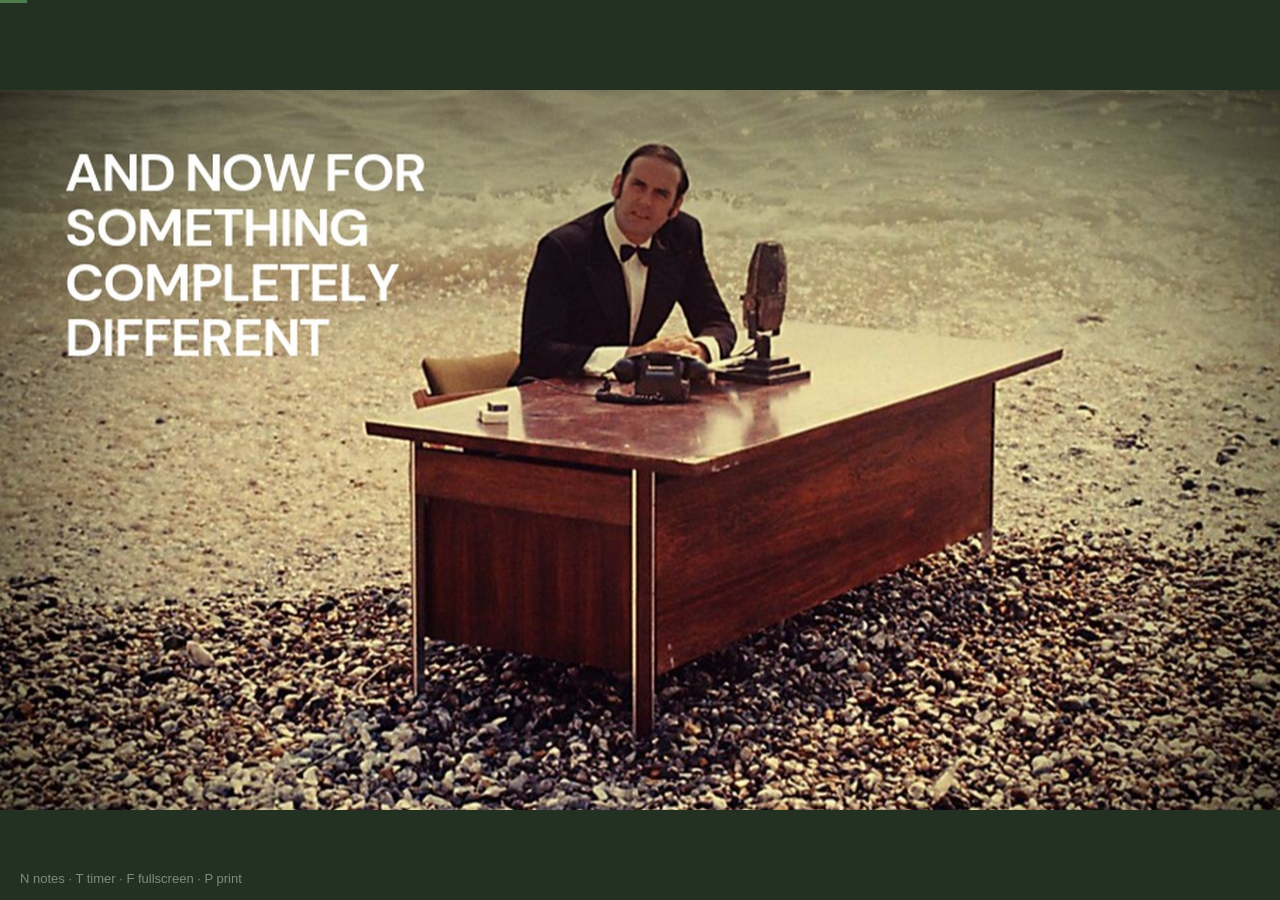
<file: beyond-the-clouds/index.html>
<!doctype html>
<html lang="en">
<head>
<meta charset="utf-8">
<meta name="viewport" content="width=device-width, initial-scale=1">
<meta name="description" content="Sovereign AI infrastructure — ADA AI Leadership Day 2026, Amsterdam. Alessandro Vozza.">
<link rel="icon" href="data:image/svg+xml,%3Csvg xmlns='http://www.w3.org/2000/svg' viewBox='0 0 32 32'%3E%3Crect width='32' height='32' fill='%23233123'/%3E%3Crect x='8' y='8' width='4' height='16' fill='%23fff'/%3E%3Crect x='14' y='8' width='4' height='16' fill='%23fff'/%3E%3Crect x='20' y='8' width='4' height='16' fill='%23fff'/%3E%3C/svg%3E">
<title>Beyond the Clouds</title>
<link rel="stylesheet" href="https://fonts.googleapis.com/css2?family=Tiro+Tamil:ital@0;1&display=swap">

<style>
/* ============================================================
   BEYOND THE CLOUDS — ADA AI Leadership Day 2026
   VOLT house style, applied from 20260830 VOLT PPT template.
   Ground: VOLT deep green #233123 with the halftone dot texture.
   Type:   Tiro Tamil (display, matches the VOLT wordmark register)
           Arial (body, footers, labels) — as in the template.
   ============================================================ */
:root {
  --ink:            #233123;   /* VOLT deep green */
  --ink-2:          #2b3c2b;
  --paper:          #fdfdfb;
  --paper-2:        #f2f6f1;
  --surface-muted:  #e4efe4;   /* VOLT pale green tint */
  --cream:          #faeee0;   /* VOLT warm cream tint */
  --navy:           #042433;   /* VOLT secondary */
  --fg-on-light:    #233123;
  --fg-on-dark:     #ffffff;
  --fg-muted:       #5c6b5c;
  --fg-muted-dark:  #b3c6b0;
  --accent:         #2b4e2b;   /* forest green, for light grounds */
  --accent-soft:    #9dc298;   /* the same green lifted, for dark grounds */
  --on-accent:      #faeee0;
  --rule:           #d9d9d9;
  --rule-dark:      #3c503c;

  --f-display: 'Tiro Tamil', 'Iowan Old Style', Georgia, serif;
  --f-body:    Arial, Helvetica, 'Helvetica Neue', sans-serif;
  --f-mono:    Arial, Helvetica, sans-serif;
}

/* On dark grounds the whole token set lifts, so every rule below
   that reads var(--accent) resolves to the legible variant. */
.on-dark, .slide--hook { --accent: var(--accent-soft); --fg-muted: var(--fg-muted-dark); --rule: var(--rule-dark); }
.layer.phys { --accent: var(--accent-soft); }

* { box-sizing: border-box; margin: 0; padding: 0; }
html, body { height: 100%; overflow: hidden; background: var(--ink); font-family: var(--f-body); color: var(--fg-on-dark); }

#deck { position: relative; width: 100vw; height: 100vh; overflow: hidden; background: var(--ink); }

.slide {
  position: absolute; top: 50%; left: 50%;
  width: 1920px; height: 1080px;
  transform: translate(-50%, -50%) scale(var(--scale, 1));
  transform-origin: center center;
  opacity: 0; pointer-events: none;
  transition: opacity 140ms ease;
  font-family: var(--f-body); overflow: hidden;
}
.slide.is-active { opacity: 1; pointer-events: auto; }
@media (prefers-reduced-motion: reduce) { .slide { transition: none; } }

/* ---- VOLT footer rule: section left, deck centre, wordmark + page right ---- */
.ref {
  position: absolute; bottom: 44px; left: 78px; right: 78px;
  display: flex; align-items: center; gap: 26px;
  border-top: 1px solid var(--rule); padding-top: 16px;
  font-family: var(--f-body); font-size: 19px;
  letter-spacing: 0.1em; text-transform: uppercase;
}
.ref .ref-n { color: var(--accent); font-weight: 700; }
.ref .ref-mid { margin-left: auto; letter-spacing: 0.14em; opacity: 0.75; }
.ref .ref-right { margin-left: auto; display: flex; align-items: center; gap: 20px; }
.ref .ref-logo { height: 26px; width: auto; display: block; }
.ref .ref-pg { font-size: 22px; font-weight: 700; letter-spacing: 0; }
.on-light .ref { color: var(--fg-muted); }
.on-dark  .ref { color: var(--fg-muted-dark); }

/* Cover treatment for title and closing slides: wordmark, no rule. */
.cover-mark { position: absolute; height: 62px; width: auto; }
.slide--title .cover-mark { top: 92px; right: 110px; }
.slide--cta   .cover-mark { bottom: 96px; right: 130px; }

/* ---- VOLT halftone dot ground (10px pitch, as in the template) ---- */
.on-light {
  background-color: var(--paper); color: var(--fg-on-light);
  background-image:
    radial-gradient(circle, rgba(43,78,43,0.11) 1px, transparent 1.5px),
    radial-gradient(1000px 660px at 76% 42%, rgba(250,238,224,0.85), transparent 70%);
  background-size: 10px 10px, 100% 100%;
}
.on-dark {
  background-color: var(--ink); color: var(--fg-on-dark);
  background-image:
    radial-gradient(circle, rgba(157,194,152,0.14) 1px, transparent 1.5px),
    radial-gradient(1150px 720px at 22% 34%, rgba(43,78,43,0.55), transparent 72%);
  background-size: 10px 10px, 100% 100%;
}

/* ---------- title ---------- */
.slide--title { padding: 120px 110px; display: flex; flex-direction: column; justify-content: center; }
.slide--title::before {
  content: ""; position: absolute; inset: 0;
  background: radial-gradient(1100px 640px at 78% 68%, rgba(78,124,74,0.30), transparent 68%);
}
.slide--title > *:not(.cover-mark) { position: relative; }
.slide--title .eyebrow { font-family: var(--f-mono); font-size: 22px; letter-spacing: 0.24em; text-transform: uppercase; color: var(--accent-soft); margin-bottom: 40px; }
.slide--title h1 { font-family: var(--f-display); font-size: 148px; line-height: 0.94; font-weight: 400; letter-spacing: -0.015em; max-width: 15ch; }
.slide--title h1 em { font-style: italic; color: var(--accent-soft); }
.slide--title .sub { font-size: 34px; line-height: 1.35; color: var(--fg-muted-dark); margin-top: 44px; max-width: 42ch; }
.slide--title .meta { position: absolute; bottom: 84px; left: 110px; right: 110px; display: flex; gap: 28px; align-items: baseline;
  font-family: var(--f-mono); font-size: 21px; letter-spacing: 0.06em; color: var(--fg-muted-dark); border-top: 1px solid var(--rule-dark); padding-top: 26px; }
.slide--title .meta .who { color: var(--fg-on-dark); font-weight: 500; }
.slide--title .meta .spacer { flex: 1; }

/* ---------- hook ---------- */
.slide--hook {
  background-color: #2b4e2b; color: var(--on-accent);
  background-image:
    radial-gradient(circle, rgba(250,238,224,0.13) 1px, transparent 1.5px),
    radial-gradient(1100px 700px at 50% 40%, rgba(35,49,35,0.45), transparent 74%);
  background-size: 10px 10px, 100% 100%;
  display: grid; place-items: center; padding: 140px 120px 190px; text-align: center;
}
.slide--hook p { font-family: var(--f-display); font-size: 108px; line-height: 1.06; font-weight: 400; max-width: 20ch; letter-spacing: -0.01em; }
.slide--hook .sub { font-family: var(--f-mono); font-size: 26px; letter-spacing: 0.14em; text-transform: uppercase; opacity: 0.78; margin-top: 54px; white-space: nowrap; }

/* ---------- session rules / housekeeping ---------- */
.slide--rules { padding: 140px 130px 136px; display: grid; grid-template-columns: 1fr 460px; gap: 92px; align-items: center; }
.slide--rules .kicker { font-family: var(--f-mono); font-size: 21px; letter-spacing: 0.18em; text-transform: uppercase; color: var(--accent); }
.slide--rules h2 { font-family: var(--f-display); font-size: 86px; font-weight: 400; line-height: 1.04; margin-top: 18px; max-width: 18ch; }
.rules { list-style: none; display: grid; gap: 30px; margin-top: 52px; }
.rules li { display: grid; grid-template-columns: 92px 1fr; gap: 26px; align-items: baseline; }
.rules .n { font-family: var(--f-display); font-size: 54px; line-height: 1; color: var(--accent); letter-spacing: -0.02em; }
.rules b { display: block; font-size: 33px; font-weight: 600; line-height: 1.24; }
.rules span { display: block; font-size: 25px; line-height: 1.38; color: var(--fg-muted); margin-top: 7px; }
.clock { background: var(--ink); color: var(--fg-on-dark); border-radius: 4px; padding: 54px 48px; display: grid; gap: 30px; }
.clock .row { display: grid; gap: 6px; }
.clock .t { font-family: var(--f-display); font-size: 74px; line-height: 1; letter-spacing: -0.02em; }
.clock .row.talk .t { color: var(--accent-soft); }
.clock .l { font-family: var(--f-mono); font-size: 20px; letter-spacing: 0.12em; text-transform: uppercase; color: var(--fg-muted-dark); }
.clock .rule { height: 1px; background: var(--rule-dark); }
.clock .note { font-size: 22px; line-height: 1.4; color: var(--fg-muted-dark); }

/* ---------- bold claim ---------- */
.slide--claim { padding: 150px 130px; display: flex; flex-direction: column; justify-content: center; }
.slide--claim p { font-family: var(--f-display); font-size: 92px; line-height: 1.1; font-weight: 400; max-width: 21ch;
  border-left: 8px solid var(--accent); padding-left: 56px; letter-spacing: -0.01em; }
.slide--claim p b { font-style: italic; font-weight: 400; color: var(--accent); }
.slide--claim cite { margin-top: 48px; padding-left: 64px; font-style: normal; font-family: var(--f-mono);
  font-size: 22px; letter-spacing: 0.1em; text-transform: uppercase; color: var(--fg-muted); }

/* ---------- section divider ---------- */
.slide--section { padding: 130px 130px 165px; display: flex; flex-direction: column; justify-content: flex-end; }
.slide--section .num { font-family: var(--f-display); font-size: 210px; font-weight: 400; line-height: 0.9; color: var(--accent); letter-spacing: -0.02em; }
.slide--section h2 { font-family: var(--f-display); font-size: 96px; font-weight: 400; margin-top: 18px; max-width: 22ch; line-height: 1.05; }
.slide--section .lede { font-size: 30px; color: var(--fg-muted-dark); margin-top: 30px; max-width: 52ch; line-height: 1.4; }

/* ---------- content ---------- */
.slide--content { padding: 160px 130px 150px; display: flex; flex-direction: column; justify-content: center; }
.slide--content h2 { font-family: var(--f-display); font-size: 82px; font-weight: 400; line-height: 1.06; letter-spacing: -0.01em; max-width: 24ch; }
.slide--content .lede { font-size: 30px; color: var(--fg-muted); margin-top: 26px; max-width: 62ch; line-height: 1.4; }
.on-dark.slide--content .lede { color: var(--fg-muted-dark); }
.points { list-style: none; display: grid; gap: 30px; margin-top: 62px; max-width: 1400px; }
.points.two-col { grid-template-columns: 1fr 1fr; gap: 32px 64px; }
.points li { font-size: 30px; line-height: 1.4; padding-left: 32px; border-left: 4px solid var(--accent); }
.points li b { font-weight: 600; display: block; font-size: 32px; margin-bottom: 6px; }
.points li span { color: var(--fg-muted); }
.on-dark .points li span { color: var(--fg-muted-dark); }

.slide--content.tight { padding: 118px 130px 118px; }
.slide--content.tight h2 { font-size: 74px; }
.slide--content.tight .lede { font-size: 28px; margin-top: 22px; }
.slide--content.tight .points { margin-top: 46px; gap: 26px 60px; }
.slide--table.tight { padding: 120px 110px 120px; }
.slide--table.tight h2 { font-size: 70px; }
.slide--table.tight .lede { margin-bottom: 34px; }

/* ---------- before / after ---------- */
.slide--ba { padding: 160px 130px 150px; display: flex; flex-direction: column; justify-content: center; }
.slide--ba h2 { font-family: var(--f-display); font-size: 78px; font-weight: 400; margin-bottom: 56px; }
.ba-grid { display: grid; grid-template-columns: 1fr 1fr; gap: 40px; }
.ba-col { padding: 48px 46px; border-radius: 4px; }
.ba-col.old { background: var(--surface-muted); }
.ba-col.new { background: var(--ink); color: var(--fg-on-dark); }
.ba-col .lbl { font-family: var(--f-mono); font-size: 20px; letter-spacing: 0.16em; text-transform: uppercase; opacity: 0.65; }
.ba-col.new .lbl { color: var(--accent-soft); opacity: 1; }
.ba-col ul { list-style: none; display: grid; gap: 22px; margin-top: 34px; font-size: 28px; line-height: 1.35; }
.ba-col li::before { content: "—"; margin-right: 14px; opacity: 0.45; }
.slide--ba.tight { padding: 124px 128px 120px; }
.slide--ba.tight h2 { font-size: 72px; margin-bottom: 42px; }
.slide--ba.tight .ba-col { padding: 40px 38px; }
.slide--ba.tight .ba-col ul { gap: 18px; font-size: 26px; margin-top: 28px; }
.slide--ba .pull { font-family: var(--f-display); font-size: 40px; line-height: 1.24; margin-top: 46px;
  padding-left: 26px; border-left: 4px solid var(--accent); max-width: 68ch; }
.slide--ba .pull cite { display: block; font-family: var(--f-mono); font-style: normal; font-size: 20px;
  letter-spacing: 0.06em; color: var(--fg-muted); margin-top: 14px; }

/* ---------- three-way comparison cards ---------- */
.slide--trio { padding: 116px 116px 112px; display: flex; flex-direction: column; justify-content: center; }
.slide--trio h2 { font-family: var(--f-display); font-size: 76px; font-weight: 400; line-height: 1.06; max-width: 26ch; }
.slide--trio .lede { font-size: 27px; color: var(--fg-muted); margin-top: 20px; max-width: 74ch; line-height: 1.4; }
.trio { display: grid; grid-template-columns: repeat(3, 1fr); gap: 28px; margin-top: 40px; }
.trio .card { padding: 34px 32px; border-radius: 4px; background: var(--surface-muted); display: flex; flex-direction: column; gap: 13px; }
.trio .card.best { background: var(--ink); color: var(--fg-on-dark); }
.trio .lbl { font-family: var(--f-mono); font-size: 19px; letter-spacing: 0.16em; text-transform: uppercase; opacity: 0.6; }
.trio .card.best .lbl { color: var(--accent-soft); opacity: 1; }
.trio h3 { font-family: var(--f-display); font-size: 40px; font-weight: 400; line-height: 1.08; }
.trio .eg { font-family: var(--f-mono); font-size: 20px; line-height: 1.35; color: var(--accent); }
.trio .card.best .eg { color: var(--accent-soft); }
.trio ul { list-style: none; display: grid; gap: 11px; font-size: 23px; line-height: 1.34; margin-top: 3px; }
.trio .card li { color: var(--fg-muted); }
.trio .card.best li { color: #d6e4d3; }
.trio li::before { content: "—"; margin-right: 10px; opacity: 0.45; }
.slide--trio .kq { font-size: 24px; line-height: 1.4; margin-top: 32px; padding-left: 22px;
  border-left: 4px solid var(--accent); color: var(--fg-muted); max-width: 108ch; }
.slide--trio .kq b { color: var(--fg-on-light); font-weight: 600; }

/* ---------- comparison table ---------- */
.slide--table { padding: 150px 110px 145px; display: flex; flex-direction: column; justify-content: center; }
.slide--table h2 { font-family: var(--f-display); font-size: 74px; font-weight: 400; margin-bottom: 14px; }
.slide--table .lede { font-size: 26px; color: var(--fg-muted); margin-bottom: 44px; max-width: 70ch; }
table.cmp { width: 100%; border-collapse: collapse; font-size: 25px; font-variant-numeric: tabular-nums; color: var(--fg-on-light); }
table.cmp th, table.cmp td { padding: 20px 22px; text-align: left; border-bottom: 1px solid var(--rule); vertical-align: top; line-height: 1.3; }
table.cmp thead th { font-family: var(--f-mono); font-size: 20px; letter-spacing: 0.1em; text-transform: uppercase; color: var(--fg-muted); border-bottom: 2px solid var(--fg-on-light); }
table.cmp tbody th { font-weight: 600; width: 15%; }
table.cmp td.tag { font-family: var(--f-mono); font-size: 22px; }
table.cmp tr.hi td, table.cmp tr.hi th { background: rgba(43,78,43,0.10); }
table.cmp .mark { color: var(--accent); font-weight: 600; }

/* ---------- metric ---------- */
.slide--metric { display: grid; place-items: center; padding: 120px 120px 165px; text-align: center; }
.slide--metric .num { font-family: var(--f-display); font-size: 320px; font-weight: 400; line-height: 0.86; color: var(--accent); letter-spacing: -0.03em; }
.slide--metric .num .u { font-size: 0.42em; letter-spacing: 0; margin-left: 0.08em; }
.slide--metric .cap { font-family: var(--f-display); font-size: 54px; line-height: 1.2; max-width: 26ch; margin-top: 46px; }
.slide--metric .src { font-family: var(--f-mono); font-size: 21px; letter-spacing: 0.08em; color: var(--fg-muted-dark); margin-top: 34px; }

/* ---------- quote ---------- */
.slide--quote { padding: 170px 150px 155px; display: flex; flex-direction: column; justify-content: center; }
.slide--quote blockquote { font-family: var(--f-display); font-size: 82px; line-height: 1.16; font-weight: 400; max-width: 27ch; }
.slide--quote blockquote::before { content: "\201C"; color: var(--accent); }
.slide--quote cite { margin-top: 54px; font-style: normal; font-family: var(--f-mono); font-size: 23px; line-height: 1.6;
  letter-spacing: 0.06em; color: var(--fg-muted); display: block; max-width: 70ch; }
.slide--quote cite b { color: var(--fg-on-light); font-weight: 600; }

/* ---------- proverb ---------- */
.slide--proverb { display: grid; place-items: center; padding: 150px 140px 175px; text-align: center; }
.slide--proverb blockquote { font-family: var(--f-display); font-size: 104px; line-height: 1.1; font-weight: 400;
  max-width: 19ch; letter-spacing: -0.015em; }
.slide--proverb blockquote em { font-style: italic; color: var(--accent); }
.slide--proverb cite { display: block; margin-top: 58px; font-style: normal; font-family: var(--f-mono);
  font-size: 23px; letter-spacing: 0.16em; text-transform: uppercase; color: var(--fg-muted); }

/* ---------- practice / principles close ---------- */
.slide--practice { padding: 140px 130px 136px; display: flex; flex-direction: column; justify-content: center; }
.slide--practice h2 { font-family: var(--f-display); font-size: 104px; font-weight: 400; line-height: 1.04;
  max-width: 20ch; letter-spacing: -0.015em; }
.slide--practice h2 em { font-style: italic; color: var(--accent-soft); }
.slide--practice .top { font-size: 34px; font-weight: 600; color: var(--accent-soft); margin-top: 56px;
  padding-bottom: 30px; border-bottom: 1px solid var(--rule-dark); }
.slide--practice ul { list-style: none; display: grid; gap: 20px; margin-top: 32px; }
.slide--practice li { font-size: 32px; line-height: 1.34; color: var(--fg-muted-dark); }
.slide--practice li b { color: var(--fg-on-dark); font-weight: 600; }
.slide--practice .floor { font-family: var(--f-display); font-size: 46px; line-height: 1.2; margin-top: 44px;
  padding-left: 28px; border-left: 5px solid var(--accent-soft); color: var(--fg-on-dark); }

/* ---------- timeline ---------- */
.slide--timeline { padding: 160px 110px 150px; display: flex; flex-direction: column; justify-content: center; }
.slide--timeline h2 { font-family: var(--f-display); font-size: 74px; font-weight: 400; margin-bottom: 70px; }
.tl { list-style: none; display: grid; grid-auto-flow: column; grid-auto-columns: 1fr; gap: 34px; position: relative; }
.tl::before { content: ""; position: absolute; top: 13px; left: 0; right: 0; height: 2px; background: var(--rule); }
.tl li { position: relative; padding-top: 56px; }
.tl li::before { content: ""; position: absolute; top: 0; left: 0; width: 28px; height: 28px; border-radius: 50%; background: var(--accent); }
.tl .date { font-family: var(--f-mono); font-size: 21px; letter-spacing: 0.08em; color: var(--accent); display: block; margin-bottom: 14px; }
.tl b { display: block; font-size: 30px; line-height: 1.25; font-weight: 600; }
.tl p { font-size: 24px; line-height: 1.35; color: var(--fg-muted); margin-top: 12px; }

/* ---------- architecture (CSS box diagram) ---------- */
.slide--arch { padding: 108px 90px 120px; display: grid; grid-template-rows: auto 1fr auto; gap: 20px; }
.slide--arch h2 { font-family: var(--f-display); font-size: 62px; font-weight: 400; }
.arch { display: grid; grid-template-columns: 210px 1fr 210px; gap: 20px; align-items: stretch; }
.rail { border: 2px solid var(--rule); border-radius: 4px; padding: 24px 18px; display: flex; flex-direction: column; justify-content: center; gap: 16px; text-align: center; }
.rail .rl { font-family: var(--f-mono); font-size: 19px; letter-spacing: 0.12em; text-transform: uppercase; color: var(--accent); }
.rail p { font-size: 21px; line-height: 1.35; color: var(--fg-muted); }
.layers { display: grid; gap: 11px; }
.layer { display: grid; grid-template-columns: 300px 1fr; align-items: center; gap: 22px; background: var(--paper-2); border-left: 6px solid var(--accent); border-radius: 3px; padding: 15px 22px; }
.layer.phys { background: var(--ink); color: var(--fg-on-dark); }
.layer .ln { font-weight: 600; font-size: 25px; line-height: 1.2; }
.layer .ln em { display: block; font-style: normal; font-family: var(--f-mono); font-size: 17px; letter-spacing: 0.1em; text-transform: uppercase; color: var(--fg-muted); margin-top: 4px; }
.layer.phys .ln em { color: var(--fg-muted-dark); }
.chips { display: flex; flex-wrap: wrap; gap: 9px; }
.chip { font-family: var(--f-mono); font-size: 19px; padding: 7px 13px; border: 1px solid var(--rule); border-radius: 3px; background: var(--paper); }
.layer.phys .chip { background: var(--ink-2); border-color: var(--rule-dark); }
.slide--arch .cap { font-family: var(--f-mono); font-size: 20px; color: var(--fg-muted); letter-spacing: 0.04em; }

/* ---------- debate ---------- */
.slide--debate { padding: 150px 110px 145px; display: flex; flex-direction: column; justify-content: center; }
.slide--debate h2 { font-family: var(--f-display); font-size: 78px; font-weight: 400; margin-bottom: 16px; }
.slide--debate .lede { font-size: 27px; color: var(--fg-muted-dark); margin-bottom: 54px; }
.provs { list-style: none; display: grid; grid-template-columns: 1fr 1fr; gap: 26px 48px; counter-reset: p; }
.provs li { counter-increment: p; display: grid; grid-template-columns: 62px 1fr; gap: 20px; align-items: start;
  font-size: 29px; line-height: 1.34; padding-bottom: 22px; border-bottom: 1px solid var(--rule-dark); }
.provs li::before { content: counter(p, decimal-leading-zero); font-family: var(--f-mono); font-size: 30px; font-weight: 600; color: var(--accent); }

/* ---------- workshop exercise ---------- */
.slide--exercise { padding: 116px 118px 112px; display: flex; flex-direction: column; justify-content: center; }
.slide--exercise .tag { display: inline-flex; align-items: center; gap: 14px; align-self: flex-start;
  font-family: var(--f-mono); font-size: 20px; letter-spacing: 0.16em; text-transform: uppercase;
  color: var(--on-accent); background: var(--accent); padding: 10px 20px; border-radius: 3px; }
.slide--exercise h2 { font-family: var(--f-display); font-size: 76px; font-weight: 400; line-height: 1.04; margin-top: 24px; }
.slide--exercise .lede { font-size: 27px; color: var(--fg-muted); margin-top: 16px; max-width: 78ch; line-height: 1.4; }
.boxes { display: grid; grid-template-columns: repeat(4, 1fr); gap: 24px; margin-top: 42px; }
.box { border: 2px solid var(--rule); border-radius: 4px; padding: 30px 26px 34px; background: rgba(255,255,255,0.55);
  display: flex; flex-direction: column; gap: 12px; min-height: 260px; }
.box .bn { font-family: var(--f-mono); font-size: 19px; font-weight: 700; letter-spacing: 0.14em; color: var(--accent); }
.box .bq { font-size: 26px; line-height: 1.3; font-weight: 600; }
.box .bh { font-size: 21px; line-height: 1.34; color: var(--fg-muted); margin-top: auto; }
.slide--exercise .then { display: grid; grid-template-columns: auto 1fr; gap: 24px; align-items: baseline; margin-top: 36px;
  padding-left: 22px; border-left: 4px solid var(--accent); }
.slide--exercise .then b { font-size: 27px; }
.slide--exercise .then span { font-size: 25px; line-height: 1.38; color: var(--fg-muted); }

/* ---------- conversation starters ---------- */
.slide--starters { padding: 130px 118px 126px; display: flex; flex-direction: column; justify-content: center; }
.slide--starters h2 { font-family: var(--f-display); font-size: 78px; font-weight: 400; line-height: 1.05; }
.slide--starters .lede { font-size: 27px; color: var(--fg-muted-dark); margin-top: 18px; max-width: 80ch; line-height: 1.4; }
.starters { list-style: none; display: grid; grid-template-columns: 1fr 1fr; gap: 30px 56px; margin-top: 52px; }
.starters li { padding-left: 24px; border-left: 4px solid var(--accent); }
.starters .who { font-family: var(--f-mono); font-size: 20px; letter-spacing: 0.14em; text-transform: uppercase; color: var(--accent); }
.starters .q { display: block; font-size: 29px; line-height: 1.32; margin-top: 12px; }

/* ---------- cta ---------- */
.slide--cta { padding: 150px 130px; display: flex; flex-direction: column; justify-content: center; gap: 46px; }
.slide--cta::before { content: ""; position: absolute; inset: 0; background: radial-gradient(980px 600px at 18% 78%, rgba(78,124,74,0.30), transparent 66%); }
.slide--cta > *:not(.cover-mark) { position: relative; }
.slide--cta h2 { font-family: var(--f-display); font-size: 112px; font-weight: 400; line-height: 1.02; max-width: 20ch; }
.slide--cta h2 em { font-style: italic; color: var(--accent-soft); }
.slide--cta .ask { font-size: 32px; max-width: 46ch; line-height: 1.4; color: var(--fg-muted-dark); }
.slide--cta ul { list-style: none; display: grid; gap: 16px; font-family: var(--f-mono); font-size: 25px; }
.slide--cta ul span { display: inline-block; width: 190px; color: var(--accent-soft); letter-spacing: 0.1em; text-transform: uppercase; font-size: 20px; }
.slide--cta ul a { color: inherit; text-decoration: none; border-bottom: 1px solid rgba(157,194,152,0.55); }

/* ---------- full-bleed image card ---------- */
.slide--full { padding: 0; background: var(--ink); }
.slide--full img { display: block; width: 100%; height: 100%; object-fit: cover; }

/* ---------- closing CTA with speaker portrait ---------- */
.slide--cta.with-me { display: grid; grid-template-columns: 1fr 400px; gap: 96px; align-items: center; padding: 140px 130px; }
.slide--cta.with-me .cover-mark { bottom: 78px; right: 118px; left: auto; height: 52px; }
.slide--cta.with-me h2 { font-size: 96px; max-width: 17ch; }
.slide--cta.with-me .ask { font-size: 29px; margin-top: 34px; }
.slide--cta.with-me ul { margin-top: 40px; }
.me-col { display: flex; flex-direction: column; align-items: flex-start; gap: 20px; }
.me-col .portrait { width: 300px; height: 300px; border-radius: 50%; object-fit: cover;
  border: 8px solid rgba(157,194,152,0.22); box-shadow: 0 0 0 2px var(--accent-soft); }
.me-col .who { font-family: var(--f-display); font-size: 46px; line-height: 1.05; }
.me-col .role { font-family: var(--f-mono); font-size: 21px; line-height: 1.45; color: var(--fg-muted-dark); letter-spacing: 0.04em; margin-top: -10px; }
.me-col .disc { font-size: 20px; line-height: 1.4; padding-left: 18px; border-left: 3px solid var(--accent-soft); color: var(--fg-muted-dark); }

/* ---------- appendix / sources ---------- */
.slide--srcs { padding: 74px 88px 78px; display: flex; flex-direction: column; justify-content: center; }
.slide--srcs h2 { font-family: var(--f-display); font-size: 58px; font-weight: 400; margin-bottom: 30px; }
.srcs { list-style: none; display: grid; grid-template-columns: 1fr 1fr; gap: 8px 42px; font-size: 18px; line-height: 1.28; }
.srcs li { padding-left: 22px; border-left: 3px solid var(--accent); color: var(--fg-muted); }
.srcs li b { display: block; color: var(--fg-on-light); font-weight: 600; }

/* ---------- horizontal bar chart ---------- */
.slide--bars { padding: 150px 130px 148px; display: flex; flex-direction: column; justify-content: center; }
.slide--bars h2 { font-family: var(--f-display); font-size: 74px; font-weight: 400; line-height: 1.05; }
.slide--bars .lede { font-size: 27px; color: var(--fg-muted); margin-top: 20px; max-width: 74ch; line-height: 1.4; }
.bars { display: grid; gap: 26px; margin-top: 54px; }
.bar { display: grid; grid-template-columns: 150px 1fr; gap: 32px; align-items: center; }
.bar .v { font-family: var(--f-display); font-size: 60px; line-height: 1; color: var(--accent); text-align: right; letter-spacing: -0.02em; }
.bar .v .u { font-size: 0.46em; margin-left: 0.06em; }
.bar .lab { font-size: 25px; line-height: 1.3; margin-bottom: 9px; display: block; }
.bar .lab em { font-style: normal; color: var(--fg-muted); }
.bar .track { position: relative; height: 26px; background: var(--surface-muted); border-radius: 3px; }
.bar .fill { position: absolute; top: 0; left: 0; bottom: 0; background: var(--accent); border-radius: 3px; }
.bar .fill.soft { background: #a8c4a4; }
.bar .ghost { position: absolute; top: 0; bottom: 0; border-right: 2px dashed var(--fg-muted); }
.bar .ghost::after { content: attr(data-l); position: absolute; right: 10px; top: 50%; transform: translateY(-50%);
  font-family: var(--f-mono); font-size: 16px; letter-spacing: 0.06em; color: var(--fg-muted); white-space: nowrap; }
.slide--bars .foot { font-family: var(--f-mono); font-size: 19px; letter-spacing: 0.05em; color: var(--fg-muted); margin-top: 42px; }

/* ---------- stacked share-over-time columns ---------- */
.slide--stack { padding: 128px 120px 126px; display: flex; flex-direction: column; justify-content: center; }
.slide--stack h2 { font-family: var(--f-display); font-size: 72px; font-weight: 400; line-height: 1.05; max-width: 27ch; }
.slide--stack .lede { font-size: 26px; color: var(--fg-muted); margin-top: 18px; max-width: 78ch; line-height: 1.4; }
.skey { display: flex; gap: 34px; margin-top: 30px; font-family: var(--f-mono); font-size: 20px; letter-spacing: 0.06em; color: var(--fg-muted); }
.skey i { display: inline-block; width: 16px; height: 16px; border-radius: 2px; margin-right: 10px; vertical-align: -2px; }
.cols { display: grid; grid-auto-flow: column; grid-auto-columns: 1fr; gap: 30px; align-items: end; margin-top: 26px; height: 380px; }
.col { display: flex; flex-direction: column; justify-content: flex-end; height: 100%; }
.col .stk { display: flex; flex-direction: column; height: 100%; border-radius: 3px; overflow: hidden; }
.col .us { background: var(--accent); display: flex; align-items: center; justify-content: center; }
.col .eu { background: #cfe0cd; display: flex; align-items: center; justify-content: center; }
.col .pc { font-family: var(--f-display); font-size: 34px; color: var(--paper); letter-spacing: -0.01em; }
.col .eu .pc { color: var(--accent); font-size: 30px; }
.col .yr { font-family: var(--f-mono); font-size: 22px; letter-spacing: 0.08em; color: var(--fg-muted); text-align: center; margin-top: 16px; }
.col.now .yr { color: var(--accent); font-weight: 700; }
.slide--stack .foot { font-family: var(--f-mono); font-size: 19px; letter-spacing: 0.05em; color: var(--fg-muted); margin-top: 34px; }
.slide--stack .kq { font-size: 25px; line-height: 1.4; margin-top: 28px; padding-left: 22px;
  border-left: 4px solid var(--accent); color: var(--fg-muted); max-width: 104ch; }
.slide--stack .kq b { color: var(--fg-on-light); font-weight: 600; }

/* ---------- concentration donut ---------- */
.slide--donut { padding: 118px 118px 116px; display: grid; grid-template-columns: 1fr 440px; gap: 76px; align-items: center; }
.slide--donut h2 { font-family: var(--f-display); font-size: 68px; font-weight: 400; line-height: 1.06; }
.slide--donut .lede { font-size: 26px; color: var(--fg-muted); margin-top: 18px; line-height: 1.4; }
.dlegend { display: grid; gap: 17px; margin-top: 30px; }
.dlegend div { display: grid; grid-template-columns: 96px 1fr; gap: 20px; align-items: baseline; }
.dlegend .p { font-family: var(--f-display); font-size: 44px; line-height: 1; color: var(--accent); text-align: right; }
.dlegend .p.mut { color: #9bb098; }
.dlegend .t { font-size: 24px; line-height: 1.32; }
.dlegend .t em { font-style: normal; color: var(--fg-muted); display: block; font-size: 21px; margin-top: 3px; }
.dwrap { position: relative; width: 440px; height: 440px; }
.dwrap svg { display: block; width: 100%; height: 100%; }
.dcenter { position: absolute; inset: 0; display: flex; flex-direction: column; align-items: center; justify-content: center; gap: 6px; }
.dcenter .dn { font-family: var(--f-display); font-size: 76px; line-height: 1; color: var(--fg-on-light); letter-spacing: -0.02em; }
.dcenter .dl { font-family: var(--f-mono); font-size: 19px; letter-spacing: 0.16em; text-transform: uppercase; color: var(--fg-muted); }
.slide--donut .foot { font-family: var(--f-mono); font-size: 19px; letter-spacing: 0.05em; color: var(--fg-muted); margin-top: 34px; }
.slide--donut .kq { grid-column: 1 / -1; font-size: 25px; line-height: 1.4; margin-top: 6px; padding-left: 22px;
  border-left: 4px solid var(--accent); color: var(--fg-muted); max-width: 112ch; }
.slide--donut .kq b { color: var(--fg-on-light); font-weight: 600; }

/* ---------- document reference card ---------- */
.slide--doc { padding: 130px 120px 128px; display: grid; grid-template-columns: 1fr 640px; gap: 84px; align-items: center; }
.slide--doc h2 { font-family: var(--f-display); font-size: 70px; font-weight: 400; line-height: 1.05; max-width: 21ch; }
.slide--doc .lede { font-size: 27px; color: var(--fg-muted); margin-top: 20px; line-height: 1.4; max-width: 52ch; }
.slide--doc .pts { list-style: none; display: grid; gap: 18px; margin-top: 34px; }
.slide--doc .pts li { font-size: 25px; line-height: 1.35; padding-left: 24px; border-left: 4px solid var(--accent); color: var(--fg-muted); }
.slide--doc .pts b { color: var(--fg-on-light); font-weight: 600; }
.doccard { background: var(--paper-2); border: 1px solid var(--rule); border-radius: 4px; padding: 52px 56px; }
.doccard .issuer { font-family: var(--f-mono); font-size: 18px; letter-spacing: 0.1em; text-transform: uppercase; color: var(--fg-muted); line-height: 1.6; }
.doccard .dt { font-family: var(--f-display); font-size: 46px; line-height: 1.1; margin-top: 22px; }
.doccard .ver { font-family: var(--f-mono); font-size: 22px; color: var(--accent); margin-top: 12px; letter-spacing: 0.06em; }
.doccard ol { list-style: none; counter-reset: c; margin-top: 34px; padding-top: 26px; border-top: 1px solid var(--rule); display: grid; gap: 13px; }
.doccard li { counter-increment: c; font-size: 22px; color: var(--fg-muted); display: flex; gap: 14px; }
.doccard li::before { content: counter(c) "."; color: var(--accent); font-weight: 700; font-family: var(--f-mono); }
.doccard li.hi { color: var(--fg-on-light); font-weight: 600; }

/* ---------- regulation gantt ---------- */
.slide--gantt { padding: 132px 100px 132px; display: flex; flex-direction: column; justify-content: center; }
.slide--gantt h2 { font-family: var(--f-display); font-size: 68px; font-weight: 400; line-height: 1.05; }
.slide--gantt .lede { font-size: 25px; color: var(--fg-muted); margin-top: 16px; max-width: 80ch; line-height: 1.4; }
.gantt { display: grid; grid-template-columns: 360px 1fr; margin-top: 38px; }
.gcol, .glanes { display: flex; flex-direction: column; }
.glanes { position: relative; }
.ghead, .years { height: 42px; }
.years { display: grid; grid-template-columns: repeat(5, 1fr); border-bottom: 1px solid var(--rule);
  font-family: var(--f-mono); font-size: 19px; letter-spacing: 0.1em; color: var(--fg-muted); }
.years span { border-left: 1px solid var(--rule); padding: 4px 0 0 10px; }
.nm, .lane { height: 60px; display: flex; flex-direction: column; justify-content: center; }
.nm { padding-right: 28px; border-bottom: 1px solid rgba(35,49,35,0.07); }
.nm b { font-size: 24px; font-weight: 600; line-height: 1.15; }
.nm em { font-style: normal; font-size: 18px; color: var(--fg-muted); margin-top: 2px; }
.lane { position: relative; border-bottom: 1px solid rgba(35,49,35,0.07); }
.lane .b { position: absolute; top: 50%; transform: translateY(-50%); height: 26px; background: var(--accent); border-radius: 13px; }
.lane .b.soft { background: #b7cdb3; }
.lane .b .t { position: absolute; left: 16px; top: 50%; transform: translateY(-50%);
  font-family: var(--f-mono); font-size: 16px; letter-spacing: 0.05em; color: #fff; white-space: nowrap; }
.lane .b.soft .t { color: var(--ink); }
.lane .pin { position: absolute; top: 8px; bottom: 8px; width: 3px; background: var(--ink); border-radius: 2px; }
.lane .pin::after { content: attr(data-l); position: absolute; left: 9px; top: 50%; transform: translateY(-50%);
  font-family: var(--f-mono); font-size: 15px; letter-spacing: 0.04em; color: var(--ink); white-space: nowrap; }
.today { position: absolute; top: 42px; bottom: 0; width: 2px; background: #b3402f; z-index: 4; }
.today span { position: absolute; top: -34px; left: 50%; transform: translateX(-50%); background: #b3402f; color: #fff;
  font-family: var(--f-mono); font-size: 15px; letter-spacing: 0.14em; padding: 4px 10px; border-radius: 2px; white-space: nowrap; }
.slide--gantt .foot { font-family: var(--f-mono); font-size: 19px; letter-spacing: 0.05em; color: var(--fg-muted); margin-top: 34px; }

/* ---------- dense table variant ---------- */
.slide--table.dense { padding: 120px 100px 126px; }
.slide--table.dense h2 { font-size: 64px; }
.slide--table.dense .lede { margin-bottom: 32px; }
.slide--table.dense table.cmp { font-size: 23px; }
.slide--table.dense table.cmp th, .slide--table.dense table.cmp td { padding: 14px 20px; }
.slide--table.dense table.cmp tbody th { width: 22%; }
.slide--table.dense table.cmp tbody th em { display: block; font-style: normal; font-family: var(--f-mono);
  font-size: 17px; font-weight: 400; letter-spacing: 0.04em; color: var(--fg-muted); margin-top: 4px; }

/* ---------- line chart ---------- */
.slide--curve { padding: 86px 108px 92px; display: flex; flex-direction: column; justify-content: center; }
.slide--curve h2 { font-family: var(--f-display); font-size: 68px; font-weight: 400; line-height: 1.05; }
.slide--curve .lede { font-size: 26px; color: var(--fg-muted); margin-top: 16px; max-width: 76ch; line-height: 1.4; }
.chart { margin-top: 18px; }
.chart svg { display: block; width: 100%; max-width: 1650px; height: auto; margin: 0 auto; }
.slide--curve .foot { font-family: var(--f-mono); font-size: 18px; letter-spacing: 0.04em; color: var(--fg-muted); margin-top: 14px; }

/* ---------- quote wall ---------- */
.slide--quotes { padding: 150px 120px 148px; display: flex; flex-direction: column; justify-content: center; }
.slide--quotes h2 { font-family: var(--f-display); font-size: 62px; font-weight: 400; margin-bottom: 50px; }
.qwall { display: grid; grid-template-columns: 1fr 1fr; gap: 46px 64px; }
.qw { border-left: 5px solid var(--accent); padding-left: 34px; }
.qw p { font-family: var(--f-display); font-size: 40px; line-height: 1.18; }
.qw cite { display: block; font-style: normal; font-family: var(--f-mono); font-size: 19px; letter-spacing: 0.05em;
  color: var(--fg-muted); margin-top: 18px; line-height: 1.5; }
.on-dark .qw cite { color: var(--fg-muted-dark); }

/* ---------- conference sessions / further reading ---------- */
.slide--talks { padding: 104px 92px 110px; display: flex; flex-direction: column; justify-content: center; }
.slide--talks h2 { font-family: var(--f-display); font-size: 64px; font-weight: 400; line-height: 1.05; }
.slide--talks .lede { font-size: 25px; color: var(--fg-muted); margin-top: 12px; max-width: 88ch; line-height: 1.35; }
.talks { list-style: none; display: grid; grid-template-columns: 1fr 1fr; gap: 26px 50px; margin-top: 42px; }
.talks li { padding-left: 22px; border-left: 3px solid var(--accent); }
.talks li > b { display: block; font-weight: 600; font-size: 24px; line-height: 1.24; }
.talks li span b { display: inline; font-weight: 600; font-size: inherit; color: var(--fg-on-light); }
.talks li span { display: block; font-size: 21px; color: var(--fg-muted); margin-top: 6px; line-height: 1.32; }
.talks li i { display: block; font-style: normal; font-family: var(--f-mono); font-size: 17px;
  letter-spacing: 0.02em; color: var(--accent); margin-top: 4px; }
.talks a { color: inherit; text-decoration: none; border-bottom: 1px solid rgba(43,78,43,0.35); }
.on-dark .talks li span b { color: var(--fg-on-dark); }
.on-dark .talks a { border-bottom-color: rgba(157,194,152,0.5); }

/* ---------- chrome ---------- */
#progress { position: fixed; top: 0; left: 0; height: 3px; background: #4e7c4a; z-index: 200; transition: width 180ms ease; }
#counter { display: none; }
#notes {
  position: fixed; left: 0; right: 0; bottom: 0; z-index: 300;
  background: #161e16; border-top: 3px solid var(--accent-soft);
  padding: 20px 28px 22px; max-height: 42vh; overflow-y: auto; display: none;
  font-size: 15px; line-height: 1.55; color: #d7d3cc;
}
#notes.on { display: block; }
#notes h4 { font-family: var(--f-body); font-size: 12px; letter-spacing: 0.16em; text-transform: uppercase; color: var(--accent-soft); margin-bottom: 10px; display: flex; gap: 18px; align-items: baseline; }
#notes h4 .clock { margin-left: auto; color: #9aa89a; }
#notes p { margin-bottom: 8px; max-width: 110ch; }
#notes b { color: #fff; }
#notes .say { border-left: 3px solid var(--accent); padding-left: 12px; font-style: italic; color: #efe9e2; }
.s-notes { display: none; }
#help { position: fixed; bottom: 14px; left: 20px; font-family: var(--f-body); font-size: 13px; color: #7d8c7d; z-index: 200;
  transition: opacity 400ms ease; pointer-events: none; }
#help.gone { opacity: 0; }

/* ---------- SEAL ladder ---------- */
.slide--seal { padding: 104px 118px 102px; display: flex; flex-direction: column; justify-content: center; }
.slide--seal h2 { font-family: var(--f-display); font-size: 68px; font-weight: 400; line-height: 1.05; }
.slide--seal .lede { font-size: 25px; color: var(--fg-muted); margin-top: 16px; max-width: 92ch; line-height: 1.4; }
.slide--seal .lede b { color: var(--fg-on-light); font-weight: 600; }
.rungs { display: grid; gap: 18px; margin-top: 36px; }
.rung { display: grid; grid-template-columns: 128px 1fr 330px; gap: 26px; align-items: start; }
.rung .lvl { font-family: var(--f-mono); font-size: 25px; font-weight: 700; color: var(--accent); letter-spacing: 0.04em; padding-top: 2px; }
.rung .nm { display: block; font-size: 27px; font-weight: 600; line-height: 1.24; }
.rung .nm em { font-style: normal; font-weight: 400; color: var(--fg-muted); }
.rung .track { position: relative; height: 14px; background: var(--surface-muted); border-radius: 3px; margin-top: 9px; }
.rung .fill { position: absolute; inset: 0 auto 0 0; background: var(--accent); border-radius: 3px; }
.rung .fill.pale { background: #a8c4a4; }
.rung .brk { font-size: 21px; line-height: 1.3; color: var(--fg-muted); padding-left: 20px; border-left: 3px solid var(--rule); align-self: stretch; }
.rung.here .brk { color: var(--accent); border-left-color: var(--accent); font-weight: 600; }
.slide--seal .foot { font-family: var(--f-mono); font-size: 19px; letter-spacing: 0.04em; color: var(--fg-muted); margin-top: 32px; }

/* ---------- click-through reveal ---------- */
/* Items keep their layout space, so nothing reflows as they appear. */
.frag { opacity: 0; transition: opacity 300ms ease, transform 300ms ease; transform: translateY(10px); }
.frag.on { opacity: 1; transform: none; }
tr.frag { transform: none; }
@media (prefers-reduced-motion: reduce) { .frag { transition: none; transform: none; } }

@media print {
  @page { size: 1920px 1080px; margin: 0; }
  html, body { overflow: visible; }
  #deck { width: auto; height: auto; }
  #progress, #counter, #notes, #help { display: none !important; }
  .frag { opacity: 1 !important; transform: none !important; }
  .slide { position: relative; top: auto; left: auto; transform: none; opacity: 1 !important; page-break-after: always; }
}
</style>

</head>
<body>

<div id="progress"></div>

<main id="deck">

<!-- 1 ..................................................................... -->
<section class="slide slide--full">
  <img src="and-now-for-something-completely-different.jpg"
       alt="Title card from Monty Python's And Now for Something Completely Different: a man in a dinner jacket sits at a wooden desk on a pebble beach with a vintage microphone and telephone, waves breaking behind him.">
  <div class="s-notes">
    <p><b>This is up as the room comes in and sits down.</b> Do not advance past it until you actually start. It earns a laugh from about half the room and quietly tells the other half that the next forty minutes are not a vendor keynote.</p>
    <p class="say">"Right — and now for something completely different."</p>
    <p>Then advance straight to the title. Do not explain the joke, and do not add a second one. The whole value of this slide is that it costs three seconds and changes the temperature of the room before you have said anything substantive.</p>
    <p>If the audience skews younger than the reference, it still works — a man at an office desk on a beach is funny without the footnote, and it is a decent visual for a talk about infrastructure in the wrong place.</p>
  </div>
</section>

<!-- 2 ..................................................................... -->
<section class="slide on-dark slide--title">
  <p class="eyebrow">ADA AI Leadership Day 2026</p>
  <h1>Beyond the Clouds</h1>
  <p class="sub">Sovereign AI infrastructure, and what it actually takes to regain control.</p>
  <footer class="meta">
    <span class="who">Alessandro Vozza</span>
    <span>Lovelace Engineering · Golden Kubestronaut</span>
    <span class="spacer"></span>
    <span>Matrix One, Amsterdam · 3 September 2026</span>
  </footer>
  <div class="s-notes">
    <p><b>Timing target: 22 min of content, 23 min of debate.</b> This room is 80 founders/directors, not a KubeCon audience. Do not open with architecture.</p>
    <p class="say">"I build AI infrastructure for a living. Today I want to argue that the most important AI decision you'll make this year isn't which model — it's whose jurisdiction you run it in."</p>
    <p>Set the contract early: "I'll talk for twenty minutes, then I want to argue with you for twenty-five. There's a slide at the end with five things I think are true and you might not."</p>
  </div>
</section>

<!-- 3 ..................................................................... -->
<section class="slide on-light slide--rules">
  <div class="ref"><span class="ref-n">§ 00</span><span>Opening</span></div>
  <div>
    <p class="kicker">Before we start</p>
    <h2>How this session works</h2>
    <ul class="rules">
      <li><span class="n">01</span><div><b>Twenty to twenty-five minutes of me</b><span>That is all the talking I plan to do. The rest of the time belongs to the room.</span></div></li>
      <li><span class="n">02</span><div><b>Interrupt me</b><span>If a number looks wrong or a word doesn't land, say so in the moment. Quick questions are welcome mid-flow — you are not being rude.</span></div></li>
      <li><span class="n">03</span><div><b>Save the big ones</b><span>The real arguments are worth more with everyone in them. There is a slide at the end built for exactly that.</span></div></li>
    </ul>
  </div>
  <div class="clock">
    <div class="row talk"><span class="t">20–25</span><span class="l">minutes · me talking</span></div>
    <div class="rule"></div>
    <div class="row"><span class="t">20–25</span><span class="l">minutes · all of us</span></div>
    <p class="note">The last slide has five things I believe and you might not. That is where we spend the second half.</p>
  </div>
  <div class="s-notes">
    <p><b>Thirty seconds, and mean it.</b> This slide is the contract for the session. Setting it explicitly is what gives you permission to be provocative later — and what gives them permission to push back rather than sit politely.</p>
    <p class="say">"Two things before I start. First, interrupt me — if a number looks wrong or something doesn't land, say so there and then, you're not being rude. Second, if it's a big one, hold it. There's a slide at the end with five things I believe and you might not, and that's where I want to spend the second half."</p>
    <p>Rule 2 is the one that changes the room. A leadership audience will stay silent for twenty-five minutes out of politeness unless you explicitly licence them not to. Say it and then <b>honour it</b> — take the first interruption warmly, however small, because the rest of the room is watching what happens to the person who goes first.</p>
    <p>If the organisers have given a hard stop, say the actual end time out loud here. It is the only housekeeping the room genuinely wants.</p>
  </div>
</section>

<!-- 4 ..................................................................... -->
<section class="slide on-light slide--proverb">
  <div class="ref"><span class="ref-n">§ 00</span><span>Opening</span></div>
  <blockquote>The best time to plant a tree was twenty years ago. <em>The second best time is now.</em></blockquote>
  <cite>Chinese proverb</cite>
  <div class="s-notes">
    <p>Fifteen seconds. Say it once, do not explain it, and go straight into the question on the next slide. The proverb is doing one job: giving the room permission to have got this wrong so far.</p>
    <p class="say">"I want to put one thing up before I start, because everything I'm about to show you is going to sound like bad news. Nobody in this room is behind. The decisions that created this were reasonable when they were made. The only question worth asking is what you do from today."</p>
    <p>This matters for a leadership audience specifically. The next forty minutes are an argument that their current architecture carries a risk they did not price — and a defensive room argues with the evidence rather than with the conclusion. Take the blame off the table first and they will engage with the substance.</p>
    <p>Cut if you are running late before you even start. It is the most expendable slide in the deck — but it is also the cheapest way to keep the room open.</p>
  </div>
</section>



<!-- 5 ..................................................................... -->
<section class="slide slide--hook">
  <p>Could you move your AI workloads to another provider in ninety days?</p>
  <p class="sub">Show of hands — then keep them up if you've tested it</p>
  <div class="s-notes">
    <p><b>Do the show of hands. Wait for it.</b> Roughly a third go up on the first question; almost none stay up on the second. That gap is the talk.</p>
    <p class="say">"Right. So most of us believe we could. Almost none of us have proved it. In every other part of the business we'd call that an untested disaster recovery plan."</p>
  </div>
</section>

<!-- 6 ..................................................................... -->
<section class="slide on-light slide--claim">
  <div class="ref"><span class="ref-n">§ 00</span><span>Opening</span></div>
  <p>"Just use the API" was never an architecture decision. It was a <b>procurement decision</b> that quietly outsourced your jurisdiction.</p>
  <cite>The thesis of this talk</cite>
  <div class="s-notes">
    <p>Land this slowly. The word that does the work is <b>jurisdiction</b> — not "data", not "privacy". Leaders in this room already own jurisdiction risk in every other supplier contract.</p>
    <p class="say">"Nobody signed off on a foreign-policy exposure. Somebody signed off on a credit card and a rate limit. Those turned out to be the same decision."</p>
  </div>
</section>

<!-- 7 ..................................................................... -->
<section class="slide on-dark slide--section">
  <span class="num">01</span>
  <h2>The ground moved</h2>
  <p class="lede">Four things changed between your last AI budget cycle and this one. None of them were announced by your vendor.</p>
  <div class="s-notes"><p>Section is ~5 min. Purpose: establish that this is not a philosophical debate about sovereignty, it's a live risk register update. Facts only, no advocacy yet.</p></div>
</section>

<!-- 8 ..................................................................... -->
<section class="slide on-light slide--stack">
  <div class="ref"><span class="ref-n">§ 01</span><span>The ground moved</span></div>
  <h2>Start with where you actually are</h2>
  <p class="lede">European cloud providers' share of their own home market, against everyone else's. The market grew sixfold. Their share of it halved.</p>
  <div class="skey">
    <span><i style="background:var(--accent)"></i>Non-European providers</span>
    <span><i style="background:#cfe0cd"></i>European providers</span>
  </div>
  <div class="cols">
    <div class="col">
      <div class="stk"><div class="us" style="height:71%"><span class="pc">71%</span></div><div class="eu" style="height:29%"><span class="pc">29%</span></div></div>
      <span class="yr">2017</span>
    </div>
    <div class="col">
      <div class="stk"><div class="us" style="height:85%"><span class="pc">85%</span></div><div class="eu" style="height:15%"><span class="pc">15%</span></div></div>
      <span class="yr">2022</span>
    </div>
    <div class="col now">
      <div class="stk"><div class="us" style="height:85%"><span class="pc">85%</span></div><div class="eu" style="height:15%"><span class="pc">15%</span></div></div>
      <span class="yr">2025</span>
    </div>
  </div>
  <p class="kq"><b>The plateau is the uncomfortable part.</b> Three years of sovereignty debate, a €74bn market growing 24% a year, and the European share has not moved off 15%. Rhetoric did not shift a single point of it.</p>
  <p class="foot">Synergy Research Group, July 2025 · European cloud infrastructure services, share of the European market</p>
  <div class="s-notes">
    <p>Forty-five seconds. This is the baseline the whole talk sits on, and it is the slide that makes the room uncomfortable in the right way. Do not editorialise — the two numbers do it.</p>
    <p class="say">"Before anything else, here is where we are. In 2017 European providers had twenty-nine percent of their own market. Today it's fifteen, and it has been fifteen for three years. The market grew sixfold in that time — the share halved."</p>
    <p>The plateau matters more than the decline. Anyone can dismiss a decline as the past. A plateau through the loudest three years of sovereignty rhetoric in European history says the talking is not working, which sets up the "procurement, not manifestos" line later.</p>
    <p>If challenged on the definition: this is Synergy's cloud infrastructure services measure, European providers' share of the European market. The complement is not all US — but it is overwhelmingly US, and the next slide shows it.</p>
  </div>
</section>

<!-- 9 ..................................................................... -->
<section class="slide on-light slide--donut">
  <div class="ref"><span class="ref-n">§ 01</span><span>The ground moved</span></div>
  <div>
    <h2>Three companies, seventy percent</h2>
    <p class="lede">Amazon, Microsoft and Google together hold roughly 70% of the European cloud market. The largest European provider holds two.</p>
    <div class="dlegend">
      <div><span class="p">70%</span><span class="t">Amazon, Microsoft and Google<em>Three companies, one jurisdiction</em></span></div>
      <div><span class="p mut">15%</span><span class="t">Other non-European providers<em>Oracle, IBM, Salesforce and the rest</em></span></div>
      <div><span class="p mut">15%</span><span class="t">All European providers combined<em>SAP 2% · Deutsche Telekom 2% · then OVHcloud, TIM, Orange</em></span></div>
    </div>
    <p class="foot">Synergy Research Group, 2025 · European cloud infrastructure services</p>
  </div>
  <div class="dwrap">
    <svg viewBox="0 0 220 220" role="img" aria-label="Donut chart: Amazon, Microsoft and Google 70 percent of the European cloud market; other non-European providers 15 percent; all European providers 15 percent.">
      <g transform="rotate(-90 110 110)" fill="none" stroke-width="44">
        <circle cx="110" cy="110" r="82" stroke="#2b4e2b" stroke-dasharray="360.6 154.6"></circle>
        <circle cx="110" cy="110" r="82" stroke="#8fae8b" stroke-dasharray="77.3 437.9" stroke-dashoffset="-360.6"></circle>
        <circle cx="110" cy="110" r="82" stroke="#cfe0cd" stroke-dasharray="77.3 437.9" stroke-dashoffset="-437.9"></circle>
      </g>
    </svg>
    <div class="dcenter"><span class="dn">70%</span><span class="dl">US big three</span></div>
  </div>
  <p class="kq"><b>There is no European hyperscaler waiting to take the workload.</b> That is the real problem with "just move to a European provider" — and it is exactly why the rest of this talk is about owning a control plane rather than running a migration.</p>
  <div class="s-notes">
    <p>Twenty seconds, and only one line. The previous slide gave them the trend; this one gives them the concentration. Point at the 2%.</p>
    <p class="say">"Seventy percent of the European cloud market is three American companies. The largest European provider is two percent. When people say 'just move to a European alternative', that is the alternative they are talking about."</p>
    <p>This is the slide that makes the jurisdiction argument concrete rather than theoretical. It also pre-empts the naive version of the answer — there is no European hyperscaler waiting to take the workload, which is exactly why the talk is about control planes and per-workload decisions rather than a single migration.</p>
    <p>Cut this one before the previous one if you need to lose a slide. The trend carries more weight than the split.</p>
  </div>
</section>

<!-- 10 ..................................................................... -->
<section class="slide on-light slide--quote">
  <div class="ref"><span class="ref-n">§ 01</span><span>The ground moved</span></div>
  <blockquote>We cannot guarantee that French citizens' data will not be handed to US authorities without their consent."</blockquote>
  <cite><b>Anton Carniaux</b>, Director of Public &amp; Legal Affairs, Microsoft France — under oath, French Senate inquiry into digital sovereignty, 21 July 2025. Microsoft's technical director added that a <i>contractual</i> guarantee keeps EU customer data in the EU. A contract is not a jurisdiction.</cite>
  <div class="s-notes">
    <p><b>The single most useful slide in the deck for this audience.</b> It is not an activist claim — it's sworn testimony from the vendor most of this room already buys from.</p>
    <p>Be scrupulously fair: he also said it had never actually happened, and Microsoft has since strengthened its EU Data Boundary. The point is not that Microsoft is untrustworthy. The point is <b>structural</b>: no US-parented company can contract its way out of the CLOUD Act.</p>
    <p class="say">"This is the vendor's own lawyer, under oath. Nobody is accusing anyone of anything. He's describing the structure of the problem more honestly than most of us do in our own risk registers."</p>
  </div>
</section>

<!-- 11 ..................................................................... -->
<section class="slide on-light slide--timeline">
  <div class="ref"><span class="ref-n">§ 01</span><span>The ground moved</span></div>
  <h2>Four dates that changed the calculus</h2>
  <ol class="tl">
    <li><span class="date">21 JUL 2025</span><b>Microsoft France testifies</b><p>Cannot guarantee EU data is beyond US reach. Contractual, not jurisdictional.</p></li>
    <li><span class="date">15 JAN 2026</span><b>AWS European Sovereign Cloud goes live</b><p>€7.8bn, Brandenburg, EU-incorporated parent, EU-resident operators. The hyperscalers concede the premise.</p></li>
    <li><span class="date">29 JUN 2026</span><b>Trump v. Slaughter</b><p>US Supreme Court removes for-cause protection for FTC commissioners — the independence the adequacy decision relied on.</p></li>
    <li><span class="date">31 JUL 2026</span><b>EDPB writes to the Commission</b><p>Asks it to assess whether the FTC can still uphold Data Privacy Framework commitments. A review, not a revocation — yet.</p></li>
  </ol>
  <div class="s-notes">
    <p>Walk it left to right in about 90 seconds. The arc: <b>the vendor admitted it → the vendors responded to it → the legal ground under the response moved anyway.</b></p>
    <p>On AWS: this is genuinely a serious offer, and note what it concedes. €7.8bn is not a marketing budget. If sovereignty were a fringe European anxiety, they would not have built a separate legal entity for it.</p>
    <p>On Slaughter/EDPB: the General Court <i>upheld</i> the Data Privacy Framework in September 2025 (the Latombe case). Transfers are lawful today. But the adequacy decision explicitly leaned on FTC independence, and that premise is now contested. <b>Schrems III is a question of when, not whether.</b></p>
    <p class="say">"Three times in ten years, the legal basis for transatlantic data transfer has been struck down. If your AI architecture assumes it survives a fourth challenge, that's a bet, not a plan."</p>
  </div>
</section>

<!-- 12 ..................................................................... -->
<section class="slide on-light slide--content">
  <div class="ref"><span class="ref-n">§ 01</span><span>The ground moved</span></div>
  <h2>And the AI Act deadline you were braced for — moved</h2>
  <p class="lede">The Digital AI Omnibus, agreed May 2026, deferred the high-risk regime. Read what it did <i>not</i> defer.</p>
  <ul class="points two-col">
    <li><b>Deferred → Dec 2027</b><span>Annex III high-risk obligations, originally 2 Aug 2026. Annex I embedded systems slip to Aug 2028.</span></li>
    <li><b>In force now</b><span>Article 5 prohibitions. GPAI model obligations (Art. 51–56) — untouched by the omnibus.</span></li>
    <li><b>In force now</b><span>Article 50 transparency for AI-generated content; grace for existing systems ends 2 Dec 2026.</span></li>
    <li><b>Unchanged</b><span>Penalties up to €35m or 7% of global turnover. The AI Office gained inspection powers.</span></li>
  </ul>
  <div class="s-notes">
    <p><b>Anticipate the room's reaction:</b> half of them read "delay" in the press and quietly deprioritised the programme. Correct that gently.</p>
    <p class="say">"Deferred is not cancelled. And the deferral bought you eighteen months on the paperwork — it bought you nothing on the architecture, because the architecture takes longer than the paperwork."</p>
    <p>Key leadership framing: the omnibus moved a <b>compliance</b> deadline. It did not move a <b>capability</b> deadline. You cannot procure explainability, audit trails, and model lineage in the last quarter before an inspection.</p>
  </div>
</section>

<!-- 13 ..................................................................... -->
<section class="slide on-light slide--gantt">
  <div class="ref"><span class="ref-n">§ 01</span><span>The ground moved</span></div>
  <h2>The rulebook is already written — and it doesn't move at headline speed</h2>
  <p class="lede">Six European laws now touch how you run AI. One of them is quietly about to make leaving your cloud provider free.</p>
  <div class="gantt">
    <div class="gcol">
      <div class="ghead"></div>
      <div class="nm"><b>GDPR</b><em>Reg. 2016/679 · personal data</em></div>
      <div class="nm"><b>NIS2</b><em>Dir. 2022/2555 · supply-chain security</em></div>
      <div class="nm"><b>DORA</b><em>Reg. 2022/2554 · financial sector</em></div>
      <div class="nm"><b>Data Act</b><em>Reg. 2023/2854 · cloud switching</em></div>
      <div class="nm"><b>AI Act</b><em>Reg. 2024/1689 · AI systems</em></div>
      <div class="nm"><b>Cyber Resilience Act</b><em>Reg. 2024/2847 · products you ship</em></div>
      <div class="nm"><b>Cloud Sovereignty Framework</b><em>SEAL levels · EU procurement</em></div>
    </div>
    <div class="glanes">
      <div class="years"><span>2024</span><span>2025</span><span>2026</span><span>2027</span><span>2028</span></div>
      <div class="lane"><span class="b" style="left:0;right:0"><span class="t">binding since 2018 — Chapter V is the sovereignty clause</span></span></div>
      <div class="lane"><span class="b" style="left:15%;right:0"><span class="t">national law since Oct 2024</span></span></div>
      <div class="lane"><span class="b" style="left:20%;right:0"><span class="t">applies 17 Jan 2025</span></span></div>
      <div class="lane"><span class="b" style="left:33.3%;right:0"><span class="t">applies 12 Sep 2025</span></span><span class="pin" style="left:60%" data-l="12 Jan 2027 — switching &amp; egress charges banned"></span></div>
      <div class="lane"><span class="b" style="left:11.7%;right:0"><span class="t">in force</span></span><span class="pin" style="left:31.7%" data-l="GPAI"></span><span class="pin" style="left:58.3%" data-l="transparency"></span><span class="pin" style="left:78.3%" data-l="high-risk (deferred)"></span></div>
      <div class="lane"><span class="b soft" style="left:53.3%;right:0"><span class="t">reporting Sep 2026</span></span><span class="pin" style="left:78.3%" data-l="full application Dec 2027"></span></div>
      <div class="lane"><span class="b soft" style="left:45%;right:0"><span class="t">scoring live — €180m awarded Apr 2026</span></span></div>
      <div class="today" style="left:53.3%"><span>TODAY</span></div>
    </div>
  </div>
  <p class="foot">Nothing on this chart is a proposal. Every bar is law that has already been adopted.</p>
  <div class="s-notes">
    <p><b>Ninety seconds. Do not read the chart.</b> Point at three things: the red line is today, everything left of it already binds you, and the single black pin on the Data Act row is the one that changes your negotiating position.</p>
    <p class="say">"Every conversation I have about sovereignty starts with someone saying 'let's wait and see what Brussels does'. Brussels already did it. This is the past, not the future."</p>
    <p><b>The Data Act pin is the slide's payload.</b> From 12 January 2027 a cloud provider may not charge you to leave — no switching fee, no egress fee. The thing that has locked most organisations in for a decade is being legislated to zero, in sixteen months. If your exit was uneconomic, it is about to stop being uneconomic. That is a procurement lever, and it expires as a novelty the moment everyone notices.</p>
    <p>If asked about the AI Act pins: prohibitions since Feb 2025, GPAI obligations since Aug 2025, transparency grace ends 2 Dec 2026, high-risk deferred to Dec 2027 by the omnibus. Say it once, don't dwell.</p>
  </div>
</section>

<!-- 14 ..................................................................... -->
<section class="slide on-light slide--table dense">
  <div class="ref"><span class="ref-n">§ 01</span><span>The ground moved</span></div>
  <h2>Six laws, one question underneath all of them</h2>
  <p class="lede">Strip out the acronyms and every one of these asks the same thing: <b>can you demonstrate control, and can you leave?</b></p>
  <table class="cmp">
    <thead><tr><th>Law</th><th>What it actually asks of you</th><th>Where you already are</th></tr></thead>
    <tbody>
      <tr><th>GDPR<em>Reg. 2016/679</em></th><td>Know where personal data physically goes and under whose courts it sits.</td><td>Binding since 2018. Chapter V transfers is the part that has now been litigated three times.</td></tr>
      <tr><th>NIS2<em>Dir. 2022/2555</em></th><td>Own the security of your suppliers, with named personal accountability at management level.</td><td>National law since October 2024.</td></tr>
      <tr><th>DORA<em>Reg. 2022/2554</em></th><td>If you are a financial entity: register your critical ICT providers and prove you could exit each one.</td><td>Applies since 17 January 2025. Regulators are already asking.</td></tr>
      <tr class="hi"><th>Data Act<em>Reg. 2023/2854</em></th><td><span class="mark">Your provider must let you leave</span> — and from 12 Jan 2027 may not charge you a cent to do it.</td><td>Applicable since 12 September 2025. The clock on free exit runs out of excuses in 16 months.</td></tr>
      <tr><th>AI Act<em>Reg. 2024/1689</em></th><td>Classify every AI system you run, and produce evidence on demand: lineage, evaluations, human oversight.</td><td>Prohibitions and GPAI duties in force. High-risk deferred to December 2027 — the paperwork, not the architecture.</td></tr>
      <tr><th>Cyber Resilience Act<em>Reg. 2024/2847</em></th><td>Anything you ship with digital elements needs a security lifecycle and a bill of materials.</td><td>Incident reporting from September 2026; full application December 2027.</td></tr>
    </tbody>
  </table>
  <div class="s-notes">
    <p><b>This is the slide the room photographs.</b> Deliver the second column only — the third column is for the people who read the photo afterwards.</p>
    <p class="say">"Six laws, six acronyms, one question. Can you show who controls this, and can you walk away. If you can answer those two for every AI workload, you are compliant with all six by construction."</p>
    <p><b>Cut this slide first if you are short on time</b> — the gantt carries the argument on its own.</p>
    <p>The DORA row is the one that lands with anyone from financial services, and there are usually six or seven of them in a room this size. Exit testing is already an examined requirement for them; the rest of the room is roughly three years behind.</p>
  </div>
</section>
<!-- 15 ..................................................................... -->
<section class="slide on-dark slide--metric">
  <div class="ref"><span class="ref-n">§ 01</span><span>The ground moved</span></div>
  <div class="num">77<span class="u">%</span></div>
  <p class="cap">of organisations now factor an AI vendor's country of origin into selection decisions</p>
  <p class="src">Deloitte, State of AI in the Enterprise 2026 · n=3,235 · 24 countries</p>
  <div class="s-notes">
    <p>This slide exists to tell the room they are <b>not</b> outliers. Nearly 60% in the same study say they build primarily with local vendors.</p>
    <p>Two supporting numbers, say them, don't slide them: Broadcom's 2026 private cloud study has public cloud as the primary <i>inference</i> environment falling from 56% to 41% in a single year. Cloudian has 93% of enterprises repatriating, in-process, or evaluating.</p>
    <p class="say">"Whatever you think about sovereignty as a principle, it has already become a procurement criterion. Your customers are about to start asking you this question, if they haven't."</p>
  </div>
</section>

<!-- 16 ..................................................................... -->
<section class="slide on-light slide--bars">
  <div class="ref"><span class="ref-n">§ 01</span><span>The ground moved</span></div>
  <h2>This is no longer a minority position</h2>
  <p class="lede">Five numbers from five separate 2026 surveys. None of them were commissioned by anyone selling sovereignty.</p>
  <div class="bars">
    <div class="bar">
      <span class="v">93<span class="u">%</span></span>
      <div>
        <span class="lab">of enterprises are repatriating workloads, mid-repatriation, or actively evaluating it <em>— Cloudian, March 2026</em></span>
        <div class="track"><span class="fill" style="width:93%"></span></div>
      </div>
    </div>
    <div class="bar">
      <span class="v">77<span class="u">%</span></span>
      <div>
        <span class="lab">now factor an AI vendor's country of origin into the selection decision <em>— Deloitte, n=3,235, 24 countries</em></span>
        <div class="track"><span class="fill" style="width:77%"></span></div>
      </div>
    </div>
    <div class="bar">
      <span class="v">66<span class="u">%</span></span>
      <div>
        <span class="lab">serving generative AI already run it on Kubernetes — the portable substrate <em>— CNCF, 2026</em></span>
        <div class="track"><span class="fill" style="width:66%"></span></div>
      </div>
    </div>
    <div class="bar">
      <span class="v">59<span class="u">%</span></span>
      <div>
        <span class="lab">say they now build primarily with local or regional vendors <em>— Deloitte, State of AI in the Enterprise 2026</em></span>
        <div class="track"><span class="fill" style="width:59%"></span></div>
      </div>
    </div>
    <div class="bar">
      <span class="v">41<span class="u">%</span></span>
      <div>
        <span class="lab">still name public cloud as their primary <b>inference</b> environment — down from 56% in one year <em>— Broadcom Private Cloud Outlook 2026</em></span>
        <div class="track"><span class="fill soft" style="width:41%"></span><span class="ghost" style="width:56%" data-l="56% in 2025"></span></div>
      </div>
    </div>
  </div>
  <p class="foot">The last bar is the only one moving downwards. It is also the only one about where the money goes.</p>
  <div class="s-notes">
    <p>Do not read all five. Read the top one and the bottom one, and let the shape do the rest.</p>
    <p class="say">"Ninety-three percent. Whatever you think of sovereignty as a principle, the market has already voted, and it voted with procurement forms rather than manifestos."</p>
    <p><b>The bottom bar is the important one</b> because it is a delta, not a level. Fifteen points of primary inference workload left public cloud in a single year. That is not ideology, that is a bill someone read.</p>
    <p>If challenged on survey quality — fair challenge, take it seriously: these are vendor-adjacent surveys with self-selected samples. Answer honestly: "Every one of these has a house bias. That's exactly why I'm showing you five from five different houses that all point the same direction."</p>
  </div>
</section>
<!-- 17 ..................................................................... -->
<section class="slide on-dark slide--section">
  <span class="num">02</span>
  <h2>Sovereignty is a dial, not a switch</h2>
  <p class="lede">The unproductive version of this debate is "cloud or on-prem". The productive version is "which level, for which workload, at what price".</p>
  <div class="s-notes"><p>Section ~5 min. This is the reframe that makes the rest of the talk actionable, and it's the part most likely to change what someone does on Monday.</p></div>
</section>

<!-- 18 ..................................................................... -->
<section class="slide on-light slide--doc">
  <div class="ref"><span class="ref-n">§ 02</span><span>Sovereignty is a dial</span></div>
  <div>
    <h2>The dial already has numbers on it</h2>
    <p class="lede">You do not have to invent a sovereignty scale. The Commission published one, and it is procuring against it.</p>
    <ul class="pts">
      <li><b>It is a real document</b>, not a consultation or a position paper.</li>
      <li><b>It computes a score</b> — eight dimensions, weighted, comparable between suppliers.</li>
      <li><b>It has already moved money</b>: €180m awarded in April 2026.</li>
      <li><b>You can put it in a tender</b> on Monday, with no new policy work.</li>
    </ul>
  </div>
  <div class="doccard">
    <p class="issuer">European Commission<br>Directorate-General for Digital Services<br>Luxembourg</p>
    <p class="dt">Cloud Sovereignty Framework</p>
    <p class="ver">Version 1.2.1 — October 2025</p>
    <ol>
      <li>Introduction</li>
      <li>Sovereignty Objectives</li>
      <li class="hi">Sovereignty Effective Assurance Levels</li>
      <li>Assessment of Sovereignty Effectiveness</li>
      <li class="hi">Computation of Sovereignty Score</li>
    </ol>
  </div>
  <div class="s-notes">
    <p>Twenty seconds. Hold up the document, then go straight to the next slide for what the levels mean. Do not read the contents list aloud — it is there so the room can see this is an operational document with a scoring method, not a manifesto.</p>
    <p class="say">"This exists. Version 1.2.1, October last year, from the Commission's own digital directorate. Section three defines the levels, section five tells you how to compute a score. Somebody has already done the hard part of this argument for you."</p>
    <p>The two highlighted lines are the ones that matter: <b>assurance levels</b> and <b>computation of a score</b>. A level plus a formula is what turns sovereignty from a values conversation into a procurement requirement — which is the whole point of this section.</p>
    <p>Safe to cut if you are behind: the SEAL table on the next slide carries the argument alone. This slide's only job is to prove the framework is real to anyone who assumes it is aspirational.</p>
  </div>
</section>

<!-- 19 ..................................................................... -->
<section class="slide on-light slide--seal">
  <div class="ref"><span class="ref-n">§ 02</span><span>Sovereignty is a dial</span></div>
  <h2>The scale itself: SEAL 0 to 4</h2>
  <p class="lede"><b>Sovereignty Effective Assurance Levels.</b> Five rungs, scored across eight dimensions — legal, operational, supply chain, technological openness, security, environmental — and totalled into one comparable sovereignty score. They do not say a provider is good or bad. They say how much of your control is contractual and how much is structural.</p>
  <div class="rungs">
    <div class="rung frag">
      <span class="lvl">SEAL-0</span>
      <div><span class="nm">No sovereignty <em>— governed and controlled outside EU jurisdiction</em></span>
        <div class="track"><span class="fill pale" style="width:6%"></span></div></div>
      <span class="brk">Survives nothing. Standard commercial terms.</span>
    </div>
    <div class="rung frag">
      <span class="lvl">SEAL-1</span>
      <div><span class="nm">Jurisdictional <em>— EU law may apply, operational control stays external</em></span>
        <div class="track"><span class="fill pale" style="width:28%"></span></div></div>
      <span class="brk">Does not survive the vendor simply changing its mind.</span>
    </div>
    <div class="rung frag">
      <span class="lvl">SEAL-2</span>
      <div><span class="nm">Data sovereignty <em>— enforceable, but still leaning on non-EU dependencies</em></span>
        <div class="track"><span class="fill pale" style="width:52%"></span></div></div>
      <span class="brk">Does not survive a foreign legal order against the parent.</span>
    </div>
    <div class="rung frag here">
      <span class="lvl">SEAL-3</span>
      <div><span class="nm">Digital resilience <em>— EU actors hold real operational and technical control</em></span>
        <div class="track"><span class="fill" style="width:78%"></span></div></div>
      <span class="brk">Where the 2026 awards actually landed.</span>
    </div>
    <div class="rung frag">
      <span class="lvl">SEAL-4</span>
      <div><span class="nm">Full digital sovereignty <em>— technology, operations and governance inside EU structures</em></span>
        <div class="track"><span class="fill" style="width:100%"></span></div></div>
      <span class="brk">Nothing operates here at scale. Not yet.</span>
    </div>
  </div>
  <p class="foot">April 2026 · €180m awarded to Post Telecom, STACKIT, Scaleway and Proximus — most at SEAL-3, Proximus at SEAL-2. No hyperscaler bid at SEAL-3.</p>
  <div class="s-notes">
    <p>Ninety seconds, one rung per click. Do not read all five — read <b>0, 2 and 3</b>, and let them see the bars grow. The whole slide exists so that "how sovereign are you?" becomes a number a supplier has to write down.</p>
    <p class="say">"Stop arguing about whether you're sovereign. There's a five-point scale, the Commission scores suppliers against it across eight dimensions, and it just spent a hundred and eighty million euros using it. Pick a number per workload, write it into the requirement, and make suppliers answer it. That's a procurement problem, and you already know how to run those."</p>
    <p><b>The gap between 2 and 3 is the whole talk.</b> SEAL-2 is what a contract can buy you — it fails the moment a foreign court instructs the parent company. SEAL-3 is what an architecture buys you. That is the same distinction as the Microsoft testimony on slide 10, expressed as a procurement level.</p>
    <p>If someone challenges SEAL-4 as unachievable: agree immediately, without hedging. Nothing operates there at scale, and that is precisely why the EU is funding gigafactories. Conceding it costs you nothing and buys you the rest of the argument.</p>
    <p>Worth saying out loud: <b>no hyperscaler bid at SEAL-3.</b> They bid, and they landed lower. That is not an accusation, it is the structure of the thing.</p>
  </div>
</section>

<!-- 20 ..................................................................... -->
<section class="slide on-light slide--content">
  <div class="ref"><span class="ref-n">§ 02</span><span>Sovereignty is a dial</span></div>
  <h2>Four questions, asked per workload — not per company</h2>
  <ul class="points two-col">
    <li><b>Jurisdiction</b><span>Which court can compel this data, and who is legally capable of refusing? Not "where is the region".</span></li>
    <li><b>Portability</b><span>If the price triples or the model is deprecated on Friday, what is the actual cost of leaving? Measure it in weeks.</span></li>
    <li><b>Economics</b><span>At your real utilisation, not your peak slide — where does the crossover sit?</span></li>
    <li><b>Capability</b><span>If this becomes core to the business, do you want to be able to build it, or only to buy it?</span></li>
  </ul>
  <div class="s-notes">
    <p>The load-bearing word is <b>per workload</b>. Your marketing copy generator and your claims-adjudication model do not deserve the same answer, and a company-wide "AI policy" that gives them the same answer is how you end up over-paying and under-protected simultaneously.</p>
    <p class="say">"Most organisations have one AI policy and forty AI workloads. That's the mistake. Sovereignty is a per-workload property, like data classification — and you already classify data."</p>
  </div>
</section>

<!-- 21 ..................................................................... -->
<section class="slide on-light slide--ba">
  <div class="ref"><span class="ref-n">§ 02</span><span>Sovereignty is a dial</span></div>
  <h2>What actually changes when you own the control plane</h2>
  <div class="ba-grid">
    <div class="ba-col old">
      <span class="lbl">API-first</span>
      <ul>
        <li>Capability arrives in days</li>
        <li>Cost scales with success, forever</li>
        <li>Model deprecated on the vendor's schedule</li>
        <li>Audit trail is whatever the vendor exports</li>
        <li>Terms of service change without your consent</li>
        <li>Zero infrastructure headcount</li>
      </ul>
    </div>
    <div class="ba-col new">
      <span class="lbl">Control-plane-first</span>
      <ul>
        <li>Capability arrives in weeks, once</li>
        <li>Cost is a fixed floor plus marginal compute</li>
        <li>You choose when a model retires</li>
        <li>Every prompt, retrieval and response is yours to log</li>
        <li>Terms change when you change them</li>
        <li>Real platform engineering, hired and retained</li>
      </ul>
    </div>
  </div>
  <div class="s-notes">
    <p><b>Do not let the right column look free.</b> Read the last line of each column aloud, deliberately. That is the honest trade and the room will trust everything after it more.</p>
    <p class="say">"The right-hand column is not better. It's different, and it's yours. Anyone who tells you the right column has no cost is selling you the right column."</p>
  </div>
</section>

<!-- 22 ..................................................................... -->
<section class="slide on-dark slide--quotes">
  <div class="ref"><span class="ref-n">§ 02</span><span>Sovereignty is a dial</span></div>
  <h2>You are not the first person in Europe to say this out loud</h2>
  <div class="qwall">
    <div class="qw">
      <p>This must be Europe's independence moment.</p>
      <cite><b>Ursula von der Leyen</b> · State of the Union address, European Parliament, 10 September 2025</cite>
    </div>
    <div class="qw">
      <p>We cannot afford to depend on others for the technologies that keep our hospitals running, our energy grids stable, and our services secure.</p>
      <cite><b>Ursula von der Leyen</b> · same address</cite>
    </div>
    <div class="qw">
      <p>Unite and act — or face a slow agony.</p>
      <cite><b>Mario Draghi</b> · <i>The Future of European Competitiveness</i>, 9 September 2024. He called it an existential challenge.</cite>
    </div>
    <div class="qw">
      <p>Build the factories, so we become AI makers, not AI takers.</p>
      <cite><b>Han de Groot</b> · on why the Netherlands is building its own AI capacity</cite>
    </div>
  </div>
  <div class="s-notes">
    <p><b>Thirty seconds, and read only two of them aloud.</b> Pick von der Leyen's second quote and Draghi's. The wall is there so the room can read the rest while you talk.</p>
    <p class="say">"I'm an infrastructure engineer, so it's slightly uncomfortable to find myself agreeing with a Commission President. But the reason this is on the slide is that it's now the official position of the single market you sell into. Sovereignty stopped being an opinion and became a policy environment."</p>
    <p>The point to make, and it is the load-bearing one for a leadership audience: <b>political will has already turned into procurement rules and money.</b> €180m awarded, €20bn+ expected in gigafactories, InvestAI mobilising €200bn. Whether or not the rhetoric moves you, the budget lines are real and your competitors are bidding into them.</p>
    <p>If someone rolls their eyes at Brussels rhetoric — good, that is provocation #1 on the debate slide. Say so, and bank it for the Q&amp;A rather than fighting it here.</p>
  </div>
</section>
<!-- 23 ..................................................................... -->
<section class="slide on-light slide--trio">
  <div class="ref"><span class="ref-n">§ 02</span><span>Sovereignty is a dial</span></div>
  <h2>Three answers to "who decides the roadmap?"</h2>
  <p class="lede">Sovereignty is not only about where the servers sit. It is about who governs the thing you depend on — and the world has three working answers to that, not one.</p>
  <div class="trio">
    <div class="card">
      <p class="lbl">US model</p>
      <h3>Platform control</h3>
      <p class="eg">GitHub · PyPI · npm</p>
      <ul>
        <li>The forge, the registry and the package index are US-hosted chokepoints</li>
        <li>Sanctions become instant service denial, with no recourse and no notice</li>
        <li>Open code, closed platform. Ownership of the commons by ownership of the plumbing</li>
      </ul>
    </div>
    <div class="card">
      <p class="lbl">China model</p>
      <h3>Domestic forks</h3>
      <p class="eg">Gitee · OpenAtom · OpenHarmony</p>
      <ul>
        <li>A national mirror of the whole stack, built as a response to sanctions</li>
        <li>It works — and it costs you interoperability and shared visibility</li>
        <li>Two ecosystems that no longer read each other's code</li>
      </ul>
    </div>
    <div class="card best">
      <p class="lbl">European path</p>
      <h3>Interdependent autonomy</h3>
      <p class="eg">Sovereign Cloud Stack · GAIA-X · Digital Commons EDIC</p>
      <ul>
        <li>Not isolation — strategic participation, and influence over the roadmap</li>
        <li>Sit on the boards, fund the maintainers, hold the standards</li>
        <li>Open governance beats ownership, and it is far cheaper</li>
      </ul>
    </div>
  </div>
  <p class="kq"><b>The third column is the awkward one — and it is the right one.</b> Forking Europe out of the global commons would cost as much as staying captured by it. The lever is governance, not ownership.</p>
  <div class="s-notes">
    <p>Sixty seconds. This slide answers the objection you will otherwise get in the debate — "isn't sovereignty just protectionism?" Show them there is a third column, and that it is the one Europe is actually funding.</p>
    <p class="say">"There are three ways to answer 'who decides the roadmap'. America owns the platform. China built its own copy. Europe's bet is that you can stay in the commons and still have a vote — which is the only one of the three that doesn't require you to be a superpower."</p>
    <p>The middle card is not a cheap shot at China. It is genuinely effective and genuinely costly, and saying so plainly is what earns you the right to argue for the third column.</p>
    <p>Links to provocation #1 on the debate slide. If someone wants the protectionism fight, this is the slide to come back to.</p>
  </div>
</section>

<!-- 24 ..................................................................... -->
<section class="slide on-dark slide--section">
  <span class="num">03</span>
  <h2>The stack is ready — that's the news</h2>
  <p class="lede">Three years ago this argument failed on engineering grounds. It doesn't any more, and that's the part the room probably hasn't been told.</p>
  <div class="s-notes"><p>Section ~5 min. Energy shift: sections 1–2 were risk, this is opportunity. Change your voice here.</p></div>
</section>

<!-- 25 ..................................................................... -->
<section class="slide on-light slide--content">
  <div class="ref"><span class="ref-n">§ 03</span><span>The stack is ready</span></div>
  <h2>AI infrastructure became boring. Boring is the achievement.</h2>
  <ul class="points two-col">
    <li><b>66%</b><span>of organisations serving generative AI models already run inference on Kubernetes. This is the mainstream, not the fringe.</span></li>
    <li><b>31 certified platforms</b><span>under the CNCF Kubernetes AI Conformance programme as of March 2026 — up from 18 in November 2025.</span></li>
    <li><b>Portability is now testable</b><span>Conformance covers disaggregated inference, inference ingress, GPU-aware scheduling. Portable means <i>certified</i> portable.</span></li>
    <li><b>The hard parts got donated</b><span>llm-d — Red Hat, Google, IBM, NVIDIA, CoreWeave — entered the CNCF in March 2026. Prefill/decode disaggregation and KV-cache-aware routing, open.</span></li>
  </ul>
  <div class="s-notes">
    <p>Translate every term. "Disaggregated inference" = the expensive trick that makes GPUs 2–3× more efficient, which used to be proprietary and now isn't.</p>
    <p class="say">"The reason I can stand here and make this argument in 2026, when I couldn't in 2023, is that the difficult engineering has been commoditised — by the people selling the alternative. That is unusual, and it's the window."</p>
    <p>If challenged on maturity: llm-d benchmarks around 120k tokens/sec on 16 H100s with Qwen3-32B. Real numbers, open code, reproducible.</p>
  </div>
</section>

<!-- 26 ..................................................................... -->
<section class="slide on-light slide--trio">
  <div class="ref"><span class="ref-n">§ 03</span><span>The stack is ready</span></div>
  <h2>"Open weights" is not the same thing as an open model</h2>
  <p class="lede">The substrate is solved. The model layer is not — and the word "open" is doing a great deal of work in vendor marketing right now. There are three tiers, and only one of them survives the sovereignty test.</p>
  <div class="trio">
    <div class="card">
      <p class="lbl">Tier 1</p>
      <h3>Closed APIs</h3>
      <p class="eg">GPT-5 · Claude · Gemini</p>
      <ul>
        <li>No inspection, no control, no say in when it is retired</li>
        <li>The vendor holds the pricing power and the terms of service</li>
        <li>Genuinely the best capability available — that is why it is tempting</li>
      </ul>
    </div>
    <div class="card">
      <p class="lbl">Tier 2</p>
      <h3>Open weights</h3>
      <p class="eg">Llama 4 · DeepSeek R1</p>
      <ul>
        <li>You can read and run the weights — a real improvement</li>
        <li>But: licence restrictions, no training-data audit, geopolitical entanglements</li>
        <li>Portable, not accountable. Enough for lock-in, not enough for an AI Act file</li>
      </ul>
    </div>
    <div class="card best">
      <p class="lbl">Tier 3</p>
      <h3>Actually open</h3>
      <p class="eg">OpenEuroLLM · Mistral + EU infrastructure</p>
      <ul>
        <li>Inspectable, forkable, and deployable on infrastructure you control</li>
        <li>The only tier where you can answer an auditor without phoning a vendor</li>
        <li>Behind the frontier today — and closing, which is the whole bet</li>
      </ul>
    </div>
  </div>
  <p class="kq"><b>The question to ask any supplier:</b> is a model "open" if you can read the weights but cannot audit the training data, verify the alignment, or run it without GPU capacity you do not control?</p>
  <div class="s-notes">
    <p>This is the honesty beat inside the good-news section. The previous slide said the stack is ready; this one says the model layer is the part that genuinely is not, and you would rather they heard that from you than from a vendor.</p>
    <p class="say">"Everybody in this room has been told they can have an open model. Read the middle card. You can download the weights, you cannot audit what went into them, and the licence still tells you what you may build. That's portable — it isn't accountable."</p>
    <p>Ties directly to the workload table later: <b>rent the frontier knowingly</b>, through your own gateway. This slide is why "knowingly" is in that sentence.</p>
    <p>If challenged that tier 3 is behind: agree, immediately and without hedging. Then note that tier 3 is the only one you can put in front of a regulator without a vendor on the call.</p>
  </div>
</section>

<!-- 27 ..................................................................... -->
<section class="slide on-dark slide--talks">
  <div class="ref"><span class="ref-n">§ 03</span><span>The stack is ready</span></div>
  <h2>Don't take my word for it — take theirs</h2>
  <p class="lede">In March, KubeCon Europe brought the cloud-native industry to the RAI, twenty minutes from this room. This is a sample of what it spent the week on. Note who is presenting: not activists, not startups.</p>
  <ul class="talks">
    <li>
      <b><a href="https://kccnceu2026.sched.com/event/2HgHb/keynote-building-a-sovereign-multi-cloud-strategy-with-cloud-native-technologies-goetz-reinhaeckel-program-director-cloud-bwi">Building a Sovereign, Multi-Cloud Strategy with Cloud Native Technologies</a></b>
      <span>Goetz Reinhaeckel, Program Director Cloud — <b>BWI</b>, the IT company of the German armed forces.</span>
      <i>Main-stage keynote</i>
    </li>
    <li>
      <b><a href="https://kccnceu2026.sched.com/event/2HgH3/[base64]">Inference and Sovereign AI: Scaling Cloud Native AI with Control and Compliance</a></b>
      <span>Karena Angell, Technical Strategist; Vincent Caldeira, CTO APAC — <b>Red Hat</b>.</span>
      <i>Sponsored keynote</i>
    </li>
    <li>
      <b><a href="https://kccnceu2026.sched.com/event/2CVzj/towards-building-an-open-source-ai-reference-stack-for-eu-sovereign-cloud-madhav-bhargava-sap-labs-sanjay-chatterjee-nvidia">Towards Building an Open Source AI Reference Stack for EU Sovereign Cloud</a></b>
      <span>Madhav Bhargava, <b>SAP Labs</b>; Sanjay Chatterjee, <b>NVIDIA</b>.</span>
      <i>Europe's largest software company and the company selling the chips — building the open alternative together</i>
    </li>
    <li>
      <b><a href="https://kccnceu2026.sched.com/event/2CW7f/virtualizing-large-scale-gpu-cluster-for-sovereign-ai-petasus-ai-cloud-journey-with-kubernetes-jian-li-sk-telecom">Virtualizing Large-Scale GPU Cluster for Sovereign AI</a></b>
      <span>Jian Li — <b>SK Telecom</b>, on the Petasus AI Cloud.</span>
      <i>A national telco doing exactly this, at scale, outside Europe</i>
    </li>
    <li>
      <b><a href="https://kccnceu2026.sched.com/event/2EF6o/sovereign-identities-for-your-cloud-native-architecture-with-keycloak-alexander-schwartz-ibm-sebastian-laskawiec-defense-unicorns">Sovereign Identities for Your Cloud Native Architecture</a></b>
      <span>Alexander Schwartz, <b>IBM</b>; Sebastian Laskawiec, <b>Defense Unicorns</b>.</span>
      <i>Who your systems believe you are is also a sovereignty question</i>
    </li>
    <li>
      <b><a href="https://colocatedeventseu2026.sched.com/event/2H5UN/eu-cloud-sovereignty-framework-explained-emiel-brok-suse-dosba">EU Cloud Sovereignty Framework Explained</a></b>
      <span>Emiel Brok, <b>SUSE</b> — the SEAL levels, in practice.</span>
      <i>Co-located event · the framework from slide 10, unpacked</i>
    </li>
    <li>
      <b><a href="https://colocatedeventseu2026.sched.com/event/2HEOl/running-sovereign-cloud-stack-cluster-for-international-telecommunication-union-lessons-learned-martin-pilka-dnation-karsten-samaschke-vanillacore-gmbh">Running a Sovereign Cloud Stack Cluster for the ITU: Lessons Learned</a></b>
      <span>Martin Pilka, <b>dNation</b>; Karsten Samaschke, <b>VanillaCore</b>.</span>
      <i>The UN's telecoms agency, in production, with the lessons written down</i>
    </li>
  </ul>
  <div class="s-notes">
    <p><b>Fifteen seconds of delivery, then move.</b> This slide is not read aloud — it is shown. Its entire job is to convert "this is one consultant's opinion" into "this is where the industry already is".</p>
    <p class="say">"KubeCon Europe was at the RAI in March — twenty thousand engineers, twenty minutes from here. These are seven sessions from that week. SAP. NVIDIA. IBM. Red Hat. The German armed forces. The United Nations' telecoms agency. Nobody on this slide is a European sovereignty activist. They are all just shipping."</p>
    <p>The two to name if you name any: <b>BWI</b>, because a defence IT provider building on cloud-native rather than a closed national stack is the strongest possible signal that this is achievable; and <b>SAP with NVIDIA</b>, because the vendor everyone assumes has the most to lose from an open sovereign stack is co-authoring one.</p>
    <p>Every title is a live link in the shared deck. Offer that — several people will want to send one to a colleague.</p>
  </div>
</section>
<!-- 28 ..................................................................... -->
<section class="slide on-light slide--arch">
  <div class="ref"><span class="ref-n">§ 03</span><span>The stack is ready</span></div>
  <h2>The reference architecture</h2>
  <div class="arch">
    <div class="rail">
      <span class="rl">Portability</span>
      <p>OCI images<br>OpenAI-compatible API<br>S3 API<br>Open weights</p>
      <p style="font-size:19px">Every boundary is a standard, so every layer is an exit.</p>
    </div>
    <div class="layers">
      <div class="layer"><span class="ln">Applications &amp; agents<em>your product</em></span><div class="chips"><span class="chip">RAG services</span><span class="chip">agent runtimes</span><span class="chip">copilots</span></div></div>
      <div class="layer"><span class="ln">AI gateway &amp; policy<em>where control is enforced</em></span><div class="chips"><span class="chip">Envoy AI Gateway</span><span class="chip">Kyverno / OPA</span><span class="chip">Keycloak</span></div></div>
      <div class="layer"><span class="ln">Model serving<em>tokens out</em></span><div class="chips"><span class="chip">KServe</span><span class="chip">vLLM</span><span class="chip">llm-d</span><span class="chip">Ray</span></div></div>
      <div class="layer"><span class="ln">Data &amp; retrieval<em>your actual moat</em></span><div class="chips"><span class="chip">Milvus</span><span class="chip">Qdrant</span><span class="chip">pgvector</span><span class="chip">MinIO / Ceph</span></div></div>
      <div class="layer"><span class="ln">Scheduling<em>who gets the GPU</em></span><div class="chips"><span class="chip">Kubernetes DRA</span><span class="chip">Kueue</span><span class="chip">Volcano</span></div></div>
      <div class="layer"><span class="ln">Platform substrate<em>boring on purpose</em></span><div class="chips"><span class="chip">Talos / RKE2</span><span class="chip">Cluster API</span><span class="chip">Argo CD</span><span class="chip">OpenTelemetry</span><span class="chip">Prometheus</span></div></div>
      <div class="layer phys"><span class="ln">Power, cooling, silicon<em>the part you cannot download</em></span><div class="chips"><span class="chip">GPUs</span><span class="chip">EU datacentre</span><span class="chip">grid connection</span><span class="chip">heat reuse</span></div></div>
    </div>
    <div class="rail">
      <span class="rl">Governance</span>
      <p>Model registry<br>Eval harness<br>Prompt &amp; response lineage<br>Immutable audit log</p>
      <p style="font-size:19px">The AI Act evidence layer. Build it first, not last.</p>
    </div>
  </div>
  <p class="cap">Every layer open, every layer replaceable. No layer requires a US-parented supplier.</p>
  <div class="s-notes">
    <p><b>90 seconds maximum.</b> This slide is proof of depth, not the argument. Do not read the chips — point at three things and move.</p>
    <p>The three things: (1) the <b>gateway</b> layer is where you enforce policy, redaction and routing — it's the single highest-leverage thing to own; (2) the <b>data</b> layer is the moat, and it's the layer nobody should ever have rented; (3) the <b>bottom</b> layer is the one you cannot download, which is why the next slides are about Europe's build-out.</p>
    <p class="say">"There is nothing exotic on this slide. That's the point. Every one of these is boring, documented, and someone else's problem to maintain."</p>
    <p>If a technical person asks what I'd actually run: Talos, Cluster API, Argo CD, Kueue with DRA, KServe fronting vLLM, Milvus, OTel to a ClickHouse-backed store. Happy to go deeper in the bar.</p>
  </div>
</section>

<!-- 29 ..................................................................... -->
<section class="slide on-light slide--content">
  <div class="ref"><span class="ref-n">§ 03</span><span>The stack is ready</span></div>
  <h2>And Europe is building the bottom layer right now</h2>
  <ul class="points two-col">
    <li><b>19 AI Factories, 13 antennas</b><span>Operational across the EU today, EuroHPC-funded, accessible to industry and SMEs.</span></li>
    <li><b>Up to 7 AI Gigafactories</b><span>&gt;€20bn expected private investment. Bids close 12 November 2026, selection early 2027, operating within 18 months.</span></li>
    <li><b>€180m already committed</b><span>Commission cloud procurement awarded to four European providers against the sovereignty framework, April 2026.</span></li>
    <li><b>The point for you</b><span>Sovereign capacity is becoming procurable. In 2023 the honest answer was "there's nowhere to go". That excuse is expiring.</span></li>
  </ul>
  <div class="s-notes">
    <p>Keep this factual and brief — this room does not need EU policy advocacy, they need to know the option exists.</p>
    <p class="say">"You don't have to have an opinion about industrial policy to notice that the supply side is arriving. The question stops being 'is there an alternative' and starts being 'have you evaluated one'."</p>
  </div>
</section>

<!-- 30 ..................................................................... -->
<section class="slide on-light slide--bars">
  <div class="ref"><span class="ref-n">§ 03</span><span>The stack is ready</span></div>
  <h2>The bottom layer, in megawatts</h2>
  <p class="lede">Announced and under construction in Europe. The unit that matters is not GPUs — it is grid connection, because that is the thing you cannot order faster.</p>
  <div class="bars">
    <div class="bar">
      <span class="v">800<span class="u">MW</span></span>
      <div>
        <span class="lab">Rotterdam AI Gigafactory, ~250,000 GPUs <em>— VOLT, construction from 2027</em></span>
        <div class="track"><span class="fill" style="width:100%"></span></div>
      </div>
    </div>
    <div class="bar">
      <span class="v">310<span class="u">MW</span></span>
      <div>
        <span class="lab">Lappeenranta, Finland <em>— Nebius, hyperscale neocloud model</em></span>
        <div class="track"><span class="fill soft" style="width:38.75%"></span></div>
      </div>
    </div>
    <div class="bar">
      <span class="v">240<span class="u">MW</span></span>
      <div>
        <span class="lab">Near Lille, France <em>— Nebius, part of a 2.5 GW target</em></span>
        <div class="track"><span class="fill soft" style="width:30%"></span></div>
      </div>
    </div>
    <div class="bar">
      <span class="v">42<span class="u">MW</span></span>
      <div>
        <span class="lab">Amsterdam AMS5, planned <em>— VOLT with NorthC and Dell</em></span>
        <div class="track"><span class="fill" style="width:5.25%"></span></div>
      </div>
    </div>
    <div class="bar">
      <span class="v">14<span class="u">MW</span></span>
      <div>
        <span class="lab">Amsterdam Switch AMS4 — <b>operational this month</b> <em>— VOLT Dutch AI Cloud</em></span>
        <div class="track"><span class="fill" style="width:1.75%"></span></div>
      </div>
    </div>
  </div>
  <p class="foot">€180m committed by the Commission · €7.8bn AWS European Sovereign Cloud · &gt;€20bn expected across up to 7 EU AI Gigafactories</p>
  <div class="s-notes">
    <p><b>The visual argument is the gap between the bottom two bars and the top one.</b> Do not explain it — let them see it, then say the line below.</p>
    <p class="say">"The bar at the bottom is live this month, twenty kilometres from this room. The bar at the top is the same company in 2027. That is a fifty-seven-fold step change in about eighteen months, and the constraint on it is not chips or capital. It is a grid connection."</p>
    <p><b>Disclose again if you have not already:</b> Lovelace Engineering consults for VOLT. Nebius is on the chart precisely so this is not a single-vendor slide.</p>
    <p>The number to have ready if anyone asks what 800 MW means: roughly the draw of a small city, and roughly a fifth of the total contracted datacentre load in the Netherlands today. Grid congestion is why this is hard, and why the queue matters more than the cheque.</p>
    <p><b>Cut this slide if you are short</b> — the 800 MW metric slide that follows makes the same point in five seconds.</p>
  </div>
</section>
<!-- 31 ..................................................................... -->
<section class="slide on-light slide--content tight">
  <div class="ref"><span class="ref-n">§ 03</span><span>The stack is ready</span></div>
  <h2>What it looks like when someone actually builds it here</h2>
  <p class="lede">VOLT — "from power to tokens" — is doing the full-stack version in the Netherlands. Worth knowing because it's twenty kilometres from this room, not because it's the only one.</p>
  <ul class="points two-col">
    <li><b>Dutch AI Cloud, operational October 2026</b><span>Amsterdam, with NorthC Datacenters and Dell. 14 MW initially at Switch AMS4, 42 MW planned at AMS5.</span></li>
    <li><b>Rotterdam AI Gigafactory</b><span>Up to 800 MW and roughly 250,000 GPUs, construction from 2027.</span></li>
    <li><b>Target sectors</b><span>Finance, healthcare, biotech, defence, government — precisely the workloads that cannot answer the jurisdiction question with a contract.</span></li>
    <li><b>The framing to steal</b><span>Han de Groot: build AI factories so countries become "AI makers, not AI takers".</span></li>
  </ul>
  <div class="s-notes">
    <p><b>Disclose the relationship.</b> Say plainly that Lovelace Engineering consults for Volt. Credibility in this room is worth more than the plug, and disclosing costs nothing.</p>
    <p class="say">"Full disclosure — I work with these people. Which is also why I know the numbers are real and how hard the grid connection was."</p>
    <p>Nebius is the useful contrast if asked: 310 MW in Lappeenranta, 240 MW near Lille, targeting 2.5 GW. Different model — hyperscale neocloud rather than full-stack sovereign.</p>
  </div>
</section>

<!-- 32 ..................................................................... -->
<section class="slide on-dark slide--metric">
  <div class="ref"><span class="ref-n">§ 03</span><span>The stack is ready</span></div>
  <div class="num">800<span class="u">MW</span></div>
  <p class="cap">Rotterdam, from 2027. Sovereignty is, in the end, a question about electricity.</p>
  <p class="src">VOLT AI Gigafactory · ~250,000 GPUs · construction begins 2027</p>
  <div class="s-notes">
    <p>Short beat. Use it to make the point that the constraint everyone ignores is <b>grid capacity</b>, and in the Netherlands specifically, grid congestion is the binding constraint on AI ambition — not talent, not capital.</p>
    <p class="say">"Every AI strategy in this country eventually becomes an energy strategy. The organisations that figure that out eighteen months early get the connection."</p>
  </div>
</section>

<!-- 33 ..................................................................... -->
<section class="slide on-dark slide--section">
  <span class="num">04</span>
  <h2>What the vendor keynote leaves out</h2>
  <p class="lede">If I only told you the good half, you'd make a bad decision and I'd deserve the blame.</p>
  <div class="s-notes"><p>Section ~4 min. This is the credibility section. Do not rush it, and do not soften it — the honesty is what makes the recommendation land.</p></div>
</section>

<!-- 34 ..................................................................... -->
<section class="slide on-light slide--content">
  <div class="ref"><span class="ref-n">§ 04</span><span>What the keynote leaves out</span></div>
  <h2>Four failure modes nobody demos on stage</h2>
  <ul class="points two-col">
    <li class="frag"><b>GPU scheduling contention</b><span>One team's training job starves everyone's inference. Fixable — quotas, gang scheduling, fair-share — but it is a political problem before it is a technical one.</span></li>
    <li class="frag"><b>Cold starts</b><span>Provisioning a scarce GPU: seconds to hours. Pulling a large image: 3–5 minutes. Then weights load. "Scale to zero" is a slide, not a capability.</span></li>
    <li class="frag"><b>Capacity planning without an escape hatch</b><span>No elastic overflow. You size for peak, or you queue. Both cost money and one costs credibility.</span></li>
    <li class="frag"><b>Model lifecycle is now your job</b><span>Evals, regressions, retirement. The vendor was doing unglamorous work you never saw an invoice for.</span></li>
  </ul>
  <div class="s-notes">
    <p>Say the quiet part: <b>the first failure is organisational.</b> GPU contention is a governance problem wearing a Kubernetes costume, and it lands on someone in this room, not on the platform team.</p>
    <p class="say">"I've watched a data science team and a product team fight over eight GPUs for six weeks. No technology fixed it. A quota policy and one uncomfortable meeting fixed it."</p>
    <p>Mitigation to name if pressed: keep a federated burst path to a European neocloud so you own the steady state and rent the spikes. That's the hybrid answer and it's the right one for most of this room.</p>
  </div>
</section>

<!-- 35 ..................................................................... -->
<section class="slide on-light slide--ba tight">
  <div class="ref"><span class="ref-n">§ 04</span><span>What the keynote leaves out</span></div>
  <h2>Open source is the floor, not the ceiling</h2>
  <div class="ba-grid">
    <div class="ba-col old">
      <p class="lbl">The maintenance crisis</p>
      <ul>
        <li>Log4j proved that unmaintained open source is a systemic risk, not a strategic asset</li>
        <li>Your production stack rests on components maintained by people nobody pays</li>
        <li>"We moved to open source" is a procurement event. Staying safe is an operating cost</li>
        <li>Open source without funded maintenance is a liability wearing the word sovereignty</li>
      </ul>
    </div>
    <div class="ba-col new">
      <p class="lbl">Closing the gap</p>
      <ul>
        <li>Germany's Sovereign Tech Agency is proof that public funding for maintenance works</li>
        <li>Public procurement is the biggest untapped lever — the money already flows, into proprietary silos</li>
        <li>Fund, or staff, the three dependencies you genuinely cannot replace</li>
        <li>Cheaper than the licence you were paying, and it buys you a seat at the roadmap</li>
      </ul>
    </div>
  </div>
  <p class="pull">"The innovation fetish is unhealthy. Maintain what is there."
    <cite>The cheapest sovereignty on this slide costs less than the licence it replaces.</cite></p>
  <div class="s-notes">
    <p>The counterweight to section 03. You have just spent five minutes telling them the open stack is ready; this is the bill that comes with it, and saying it yourself is what makes the recommendation trustworthy.</p>
    <p class="say">"The innovation fetish is unhealthy. Maintain what is there. If you adopt an open stack and fund none of it, you haven't become sovereign — you've moved your dependency somewhere with no support contract."</p>
    <p>The practical ask for this room, and it is small: identify the handful of dependencies you could not replace in a quarter, and put a name and a budget line against each. Most organisations cannot list them.</p>
    <p>Pairs with the debate slide: ask how many of their production dependencies are maintained by a single unpaid contributor. Nobody knows, and the not-knowing is the point.</p>
  </div>
</section>

<!-- 36 ..................................................................... -->
<section class="slide on-light slide--content tight">
  <div class="ref"><span class="ref-n">§ 04</span><span>What the keynote leaves out</span></div>
  <h2>The economics: this is a utilisation question, not an ideology question</h2>
  <p class="lede">A single H100 delivers anywhere from $0.21 to $15.25 per million output tokens. Same hardware. The variable is you.</p>
  <ul class="points two-col">
    <li><b>Steady and high volume wins</b><span>Fixed floor plus cheap marginal tokens beats per-call pricing — above the crossover, and only above it.</span></li>
    <li><b>Bursty and low volume loses</b><span>You will pay for idle silicon and call it sovereignty. Don't.</span></li>
    <li><b>Do the cheap things first</b><span>Caching, batching, routing, right-sizing the model. Most "we need our own GPUs" cases evaporate here.</span></li>
    <li><b>Then measure, don't model</b><span>Run one real workload for one month. Utilisation is measured, never assumed.</span></li>
  </ul>
  <div class="s-notes">
    <p>Explicitly give the room permission <b>not</b> to self-host. That's what makes the rest credible — and it's true.</p>
    <p class="say">"If your AI spend is €4,000 a month and spiky, self-hosting is a hobby. Come back when it's €40,000 and flat. And notice that most of you will get there faster than you think — that's the part worth planning for."</p>
    <p>Deloitte's TMT analysis puts on-prem at 50%+ savings over three years above the volume threshold. Note the caveat clearly: <b>above the threshold</b>.</p>
  </div>
</section>

<!-- 37 ..................................................................... -->
<section class="slide on-light slide--curve">
  <div class="ref"><span class="ref-n">§ 04</span><span>What the keynote leaves out</span></div>
  <h2>One chart decides this, and it isn't a chart about sovereignty</h2>
  <p class="lede">The same H100 costs between <b>$0.21 and $15.25</b> per million output tokens. Nothing about the hardware changes. The only variable is how busy you keep it.</p>
  <div class="chart">
  <svg viewBox="0 0 1600 600" role="img" aria-label="Cost per million output tokens falls sharply as GPU utilisation rises, crossing typical API pricing at low utilisation.">
    <rect x="130" y="50" width="210" height="460" fill="#b3402f" opacity="0.07"/>
    <rect x="340" y="50" width="1190" height="460" fill="#2b4e2b" opacity="0.07"/>

    <g stroke="#d9d9d9" stroke-width="1">
      <line x1="130" y1="57"  x2="1530" y2="57"/>
      <line x1="130" y1="99"  x2="1530" y2="99"/>
      <line x1="130" y1="172" x2="1530" y2="172"/>
      <line x1="130" y1="341" x2="1530" y2="341"/>
      <line x1="130" y1="414" x2="1530" y2="414"/>
      <line x1="130" y1="505" x2="1530" y2="505"/>
      <line x1="410"  y1="50" x2="410"  y2="510"/>
      <line x1="690"  y1="50" x2="690"  y2="510"/>
      <line x1="970"  y1="50" x2="970"  y2="510"/>
      <line x1="1250" y1="50" x2="1250" y2="510"/>
    </g>
    <line x1="130" y1="510" x2="1530" y2="510" stroke="#233123" stroke-width="2"/>
    <line x1="130" y1="50"  x2="130"  y2="510" stroke="#233123" stroke-width="2"/>

    <g font-family="Arial, Helvetica, sans-serif" font-size="21" fill="#5c6b5c" text-anchor="end">
      <text x="116" y="64">$15</text>
      <text x="116" y="106">$10</text>
      <text x="116" y="179">$5</text>
      <text x="116" y="348">$1</text>
      <text x="116" y="421">$0.50</text>
      <text x="116" y="512">$0.21</text>
    </g>
    <g font-family="Arial, Helvetica, sans-serif" font-size="21" fill="#5c6b5c" text-anchor="middle">
      <text x="130"  y="543">0%</text>
      <text x="410"  y="543">20%</text>
      <text x="690"  y="543">40%</text>
      <text x="970"  y="543">60%</text>
      <text x="1250" y="543">80%</text>
      <text x="1530" y="543">100%</text>
      <text x="830"  y="585" font-size="23" fill="#233123" letter-spacing="1.5">GPU UTILISATION — HOW BUSY YOU ACTUALLY KEEP IT</text>
    </g>
    <text x="34" y="280" font-family="Arial, Helvetica, sans-serif" font-size="21" fill="#233123"
          text-anchor="middle" transform="rotate(-90 34 280)" letter-spacing="1.2">COST PER MILLION OUTPUT TOKENS</text>

    <line x1="130" y1="306" x2="1530" y2="306" stroke="#b3402f" stroke-width="3" stroke-dasharray="12 9"/>
    <text x="1520" y="296" font-family="Arial, Helvetica, sans-serif" font-size="21" fill="#b3402f" text-anchor="end">WHAT YOU PAY PER API CALL TODAY — draw this line where yours actually sits</text>

    <line x1="340" y1="50" x2="340" y2="510" stroke="#233123" stroke-width="2" stroke-dasharray="7 6"/>
    <text x="352" y="82" font-family="Arial, Helvetica, sans-serif" font-size="22" font-weight="bold" fill="#233123">CROSSOVER</text>

    <polyline fill="none" stroke="#2b4e2b" stroke-width="5" stroke-linejoin="round" stroke-linecap="round"
      points="150,57 158,94 172,137 200,190 242,240 270,263 340,306 410,336 550,378 690,409 830,432 970,451 1110,468 1250,481 1390,494 1530,505"/>

    <circle cx="150" cy="57" r="10" fill="#b3402f"/>
    <text x="176" y="50" font-family="Arial, Helvetica, sans-serif" font-size="23" font-weight="bold" fill="#b3402f">$15.25 — a GPU you bought and left idle</text>
    <circle cx="1530" cy="505" r="10" fill="#2b4e2b"/>
    <text x="1512" y="484" font-family="Arial, Helvetica, sans-serif" font-size="23" font-weight="bold" fill="#2b4e2b" text-anchor="end">$0.21 — the same GPU, kept busy</text>

    <text x="235" y="470" font-family="Arial, Helvetica, sans-serif" font-size="22" fill="#b3402f" text-anchor="middle" letter-spacing="1.4">RENT</text>
    <text x="935" y="130" font-family="Arial, Helvetica, sans-serif" font-size="22" fill="#2b4e2b" text-anchor="middle" letter-spacing="1.4">OWN</text>
  </svg>
  </div>
  <p class="foot">Log scale. Curve is fixed cost divided by utilisation, anchored on the two published endpoints. Your crossover is wherever your own API line cuts it.</p>
  <div class="s-notes">
    <p><b>This is the most useful slide in the deck for a CFO, and the one to slow down on.</b> Two minutes. It also gives the room permission not to self-host, which is what makes the rest of the talk credible.</p>
    <p class="say">"Same silicon. Seventy-fold difference in unit cost. Everything people argue about under the word sovereignty is, financially, an argument about where their own vertical line sits — and almost nobody in this room has measured it."</p>
    <p><b>How to walk it:</b> (1) the red dot is a GPU you bought and did not keep busy — that is the failure mode, and it is the expensive one; (2) the red dashed line is your current API bill, and everyone's sits somewhere different; (3) where it cuts the curve is your break-even utilisation; (4) left of that, renting is simply correct.</p>
    <p><b>Be scrupulous about the caveat:</b> the curve shape is arithmetic — fixed cost over utilisation — anchored on the two published endpoints. It is a shape, not a quote for your workload. Say that out loud if a numbers person is in the room; it costs you nothing and buys you everything.</p>
    <p>The takeaway to state explicitly: <b>you cannot get this from a slide, you get it from a month of measurement.</b> That is move three in the ninety-day plan.</p>
  </div>
</section>
<!-- 38 ..................................................................... -->
<section class="slide on-light slide--table tight">
  <div class="ref"><span class="ref-n">§ 04</span><span>What the keynote leaves out</span></div>
  <h2>Self-host, federate, or rent — by workload class</h2>
  <p class="lede">This is the blueprint, compressed. You do not need one answer; you need this table filled in for your own portfolio.</p>
  <table class="cmp">
    <thead><tr class="frag"><th>Workload</th><th>Verdict</th><th>Why</th></tr></thead>
    <tbody>
      <tr class="hi frag"><th>Data &amp; retrieval layer</th><td class="tag"><span class="mark">Self-host, always</span></td><td>It is your proprietary corpus. Renting it is the one decision with no upside.</td></tr>
      <tr class="hi frag"><th>Inference gateway &amp; policy</th><td class="tag"><span class="mark">Self-host, always</span></td><td>Control, redaction, routing and the audit trail all live here. This is the cheapest sovereignty you can buy.</td></tr>
      <tr class="frag"><th>Steady production inference</th><td class="tag">Self-host</td><td>Predictable volume, open weights, regulated data. Best economics and best jurisdiction answer.</td></tr>
      <tr class="frag"><th>Training &amp; fine-tuning</th><td class="tag">Federate</td><td>Bursty and capital-intensive. Rent EU capacity — AI Factories, European neoclouds — keep the weights.</td></tr>
      <tr class="frag"><th>Frontier-model capability</th><td class="tag">Rent, knowingly</td><td>You will not match it. Route to it deliberately through your own gateway, with a documented exit.</td></tr>
    </tbody>
  </table>
  <div class="s-notes">
    <p><b>If you cut one slide for time, do not cut this one.</b> This is the "blueprint" the abstract promised, and it's what people photograph.</p>
    <p>The load-bearing insight is row two: you can rent the model and still own the control plane. Most of the sovereignty benefit at a fraction of the cost — and it is achievable in a quarter.</p>
    <p class="say">"You do not have to leave the hyperscalers to stop being captured by them. You have to own the layer where the decisions are made."</p>
  </div>
</section>

<!-- 39 ..................................................................... -->
<section class="slide on-light slide--content">
  <div class="ref"><span class="ref-n">§ 04</span><span>What the keynote leaves out</span></div>
  <h2>The capability is the point — and it is a people decision</h2>
  <ul class="points two-col">
    <li class="frag"><b>You are buying optionality, not servers</b><span>The asset is a team that can move a workload. The infrastructure is the by-product.</span></li>
    <li class="frag"><b>Two to four people, not a department</b><span>A capable platform team running a sovereign AI stack is smaller than the compliance function it de-risks.</span></li>
    <li class="frag"><b>The skills are transferable</b><span>Kubernetes, GitOps, observability. You are not hiring exotica; you are hiring platform engineering.</span></li>
    <li class="frag"><b>The risk is real and mundane</b><span>Key-person dependency. Mitigate with boring standard tooling — the same reason to avoid a bespoke stack.</span></li>
  </ul>
  <div class="s-notes">
    <p>This is the slide that connects to the day's third theme — <b>People on board</b>. Name it explicitly; the organisers will appreciate it and the room will feel the coherence.</p>
    <p class="say">"Every question in this talk that sounds like an infrastructure question is a hiring question in disguise. The organisations that will be sovereign in 2029 are the ones that hired two platform engineers in 2026."</p>
  </div>
</section>

<!-- 40 ..................................................................... -->
<section class="slide on-light slide--content">
  <div class="ref"><span class="ref-n">§ 05</span><span>Close</span></div>
  <h2>Ninety days. Four moves. No new budget line.</h2>
  <ul class="points two-col">
    <li class="frag"><b>Weeks 1–2 · Inventory</b><span>List every AI workload, its jurisdiction, and its exit cost in weeks. Most organisations have never written this down.</span></li>
    <li class="frag"><b>Weeks 3–6 · Put a gateway in front</b><span>One control point for every model call. Logging, redaction, routing, cost attribution. Highest return per euro in this entire talk.</span></li>
    <li class="frag"><b>Weeks 7–10 · Prove portability once</b><span>Move a single real workload to a European provider. Not a pilot — a production workload. Measure what it actually cost.</span></li>
    <li class="frag"><b>Weeks 11–13 · Set the SEAL requirement</b><span>Write a sovereignty level into your next AI procurement. Make suppliers answer it in writing.</span></li>
  </ul>
  <div class="s-notes">
    <p>Deliver this as an executive instruction, not a suggestion. Slow down. This is the takeaway they write in the notebook.</p>
    <p class="say">"None of these four need a business case. Three of them are someone's existing job. The first one is a spreadsheet — and I'd bet nobody in this room can produce it today."</p>
  </div>
</section>

<!-- 41 ..................................................................... -->
<section class="slide on-light slide--claim">
  <div class="ref"><span class="ref-n">§ 05</span><span>Close</span></div>
  <p>The clouds aren't going anywhere. <b>Your autonomy shouldn't live there.</b></p>
  <cite>Alessandro Vozza · Lovelace Engineering</cite>
  <div class="s-notes"><p>Pause. Then straight into the debate slide — do not fill the silence.</p></div>
</section>

<!-- 42 ..................................................................... -->
<section class="slide on-dark slide--practice">
  <div class="ref"><span class="ref-n">§ 05</span><span>Close</span></div>
  <h2>Sovereignty is not a product. <em>It's a practice.</em></h2>
  <p class="top">Sovereignty washing is the new greenwashing.</p>
  <ul>
    <li><b>Geographic residency without code transparency</b> is a landlord model. You are renting your own sovereignty.</li>
    <li><b>Compliance without autonomy</b> is theatre — a file that satisfies an auditor and changes nothing.</li>
    <li><b>Innovation without maintenance</b> is a liability wearing a roadmap.</li>
  </ul>
  <p class="floor">Open source is the floor, not the ceiling.</p>
  <div class="s-notes">
    <p>Forty seconds, and this is the last thing you say before you hand the room the microphone. Read the three middle lines slowly — they are the whole talk compressed, and each one is a test somebody in this room will fail on Monday.</p>
    <p class="say">"If you remember one slide, make it this one. Sovereignty is not something you buy — there is no product on the market that makes you sovereign, and anyone selling you one is doing to sovereignty what a decade of marketing did to sustainability. It's a practice. It's what you do every quarter, in procurement, in architecture, and in who you hire."</p>
    <p><b>Landlord model</b> is the line that lands hardest with this audience. Most of them have been sold EU region residency as sovereignty, and they already understand instinctively what it means to improve a property you do not own.</p>
    <p>The last line is a deliberate callback to the maintenance slide. If someone noticed it the first time, they will notice it here, and it lands as a thesis rather than a repeat.</p>
    <p>Then stop. Say nothing, advance to the provocations, and let them start.</p>
  </div>
</section>

<!-- 43 ..................................................................... -->
<section class="slide on-light slide--exercise">
  <div class="ref"><span class="ref-n">§ 06</span><span>Your turn</span></div>
  <p class="tag">Five minutes · your turn</p>
  <h2>One workload. Four boxes.</h2>
  <p class="lede">Not your portfolio — one real AI workload you actually run today. Back of your badge, phone, or just in your head.</p>
  <div class="boxes">
    <div class="box frag">
      <span class="bn">01</span>
      <span class="bq">Which court can compel this data?</span>
      <span class="bh">Not which region it sits in. Who could be ordered to hand it over, and who is legally able to refuse.</span>
    </div>
    <div class="box frag">
      <span class="bn">02</span>
      <span class="bq">What would leaving cost, in weeks?</span>
      <span class="bh">Not euros. Weeks of engineering time to run this somewhere else.</span>
    </div>
    <div class="box frag">
      <span class="bn">03</span>
      <span class="bq">What SEAL level would you require?</span>
      <span class="bh">If you procured this again on Monday, what would you write in the tender — 0, 2, 3?</span>
    </div>
    <div class="box frag">
      <span class="bn">04</span>
      <span class="bq">Who owns that answer?</span>
      <span class="bh">A named person in your organisation. "The platform team" is not a name.</span>
    </div>
  </div>
  <p class="then"><b>Then:</b> <span>turn to the person next to you and compare. Two minutes. <b>If you cannot fill in box 2, that is the finding</b> — and it is the same finding almost everyone in this room will have.</span></p>
  <div class="s-notes">
    <p><b>Run it properly or do not run it at all.</b> Say the instruction, then be quiet and let them work. Five minutes feels agonising from the stage and is about right from a chair. Do not narrate over it, do not fill the silence, and do not start early because the first thirty seconds look unproductive — they always do.</p>
    <p class="say">"Right, your turn. Pick one AI workload you actually run — not the portfolio, one. Four questions on the screen. Five minutes, and then compare with whoever is next to you. I'll be quiet."</p>
    <p><b>Box 2 is the whole exercise.</b> Almost nobody can answer it, and discovering that in a room full of peers is worth more than any slide I've shown. When you bring them back, ask for a show of hands on who filled in box 2 — it is the same show of hands as slide 5, and now they have proved it to themselves rather than taken my word for it.</p>
    <p>Timing: this comes out of the discussion half, not the talking half. If you are badly over, cut the exercise and keep the provocations — but if you have the time, this is the part they will still be doing next week.</p>
    <p>Bring them back with a hard "thirty seconds", then take three answers, then move to the provocations. Do not let the report-back run long; the point is that they did it, not that everyone shares.</p>
  </div>
</section>

<!-- 44 ..................................................................... -->
<section class="slide on-dark slide--starters">
  <div class="ref"><span class="ref-n">§ 06</span><span>Your turn</span></div>
  <h2>Or start somewhere closer to home</h2>
  <p class="lede">Four questions, depending on which chair you are sitting in. Pick the one that makes you least comfortable.</p>
  <ul class="starters">
    <li class="frag"><span class="who">Founders &amp; CEOs</span><span class="q">If your model vendor tripled its price on Monday, who in your company would find out first — and how long before it reached you?</span></li>
    <li class="frag"><span class="who">CTOs &amp; heads of engineering</span><span class="q">How many of your production dependencies are maintained by a single unpaid contributor?</span></li>
    <li class="frag"><span class="who">Finance, health, public sector</span><span class="q">Your regulator asks you to demonstrate exit from your AI provider. What do you actually hand them?</span></li>
    <li class="frag"><span class="who">Everyone</span><span class="q">Is European digital sovereignty achievable — or an expensive political narrative we will all have paid for by 2030?</span></li>
  </ul>
  <div class="s-notes">
    <p>Backup, not a scheduled slide. Use it if the exercise finishes early, if the provocations do not catch, or if you would rather run table discussion than one big-room argument.</p>
    <p class="say">"If none of my five provocations grab you, try one of these instead — pick whichever chair you're sitting in."</p>
    <p>The segmentation is doing real work: a founder will not engage with a dependency-maintenance question, and a CTO will not engage with a pricing-escalation question, but each will engage hard with their own. In a room of eighty there are people in all four rows.</p>
    <p>The last question is the honest one and the one most likely to produce a genuine disagreement, which is what you want. It is also provocation #1 from the next slide asked in a friendlier way — if it lands here, go straight to that slide and let it get sharper.</p>
  </div>
</section>

<!-- 45 ..................................................................... -->
<section class="slide on-dark slide--debate">
  <div class="ref"><span class="ref-n">§ 06</span><span>Argue with me</span></div>
  <h2>Five things I believe. Pick one and take it apart.</h2>
  <p class="lede">Twenty-five minutes. Call a number.</p>
  <ol class="provs">
    <li class="frag">Sovereign AI is protectionism with better branding, and Europe will lose the capability race by insisting on it.</li>
    <li class="frag">The EU AI Act deferral proves compliance pressure will keep slipping — so building for it now is wasted capital.</li>
    <li class="frag">Renting frontier models is fine; only the data layer ever needed to be sovereign, and everything else here is over-engineering.</li>
    <li class="frag">Nobody in this room can hire the platform team this requires, at any price, in this market.</li>
    <li class="frag">Grid capacity — not chips, capital, or regulation — is what actually decides who gets to do AI in the Netherlands.</li>
  </ol>
  <div class="s-notes">
    <p><b>This slide is the reason the session is 45 minutes.</b> Leave it up for the whole Q&amp;A so people always have something to grab.</p>
    <p>Honest positions if nobody bites: I half-believe #1 — protectionism is a real risk and SEAL-4 is not achievable today. I strongly believe #5. #4 is the one that most often turns into a genuinely useful room conversation, because several people there are hiring against each other.</p>
    <p>If the room is quiet: pick #4 yourself and ask who has tried to hire a platform engineer this year. That always opens it.</p>
  </div>
</section>

<!-- 46 ..................................................................... -->
<section class="slide slide--full">
  <img src="chemai-ams-2026.jpg"
       alt="ChemAI AMS 2026 — AI Technology for Molecules and Materials. 12–13 November 2026, Amsterdam (NL).">
  <div class="s-notes">
    <p><b>Fifteen seconds, and stop talking.</b> Put it up, say the one line below, and let the room point their phones at the QR code. Silence here is the slide working, not the slide failing.</p>
    <p class="say">"Before the last slide — if anything today was interesting to you, this is in Amsterdam on the twelfth and thirteenth of November. AI for molecules and materials. Photograph the code now, because the next slide is just my contact details."</p>
    <p>Leave it on screen for a genuine beat. People are slow to get their phones out, and the second half of the room only starts once the first half has.</p>
  </div>
</section>

<!-- 47 ..................................................................... -->
<section class="slide on-dark slide--cta with-me">
  <div>
    <h2>Start with the <em>inventory</em>. Everything else follows from it.</h2>
    <p class="ask">If you write down every AI workload, its jurisdiction, and its exit cost, you will have done more sovereignty work this quarter than most organisations do in a year.</p>
    <ul>
      <li><span>Slides</span> <a href="https://ams0.github.io/talks/beyond-the-clouds/">ams0.github.io/talks/beyond-the-clouds</a></li>
      <li><span>Contact</span> alessandro@stackmasters.com</li>
      <li><span>LinkedIn</span> /in/alessandrovozza</li>
      <li><span>Happy to</span> argue about any of this at the drinks</li>
    </ul>
  </div>
  <div class="me-col">
    <img class="portrait" src="alessandro-vozza.jpg" alt="Portrait of Alessandro Vozza.">
    <p class="who">Alessandro Vozza</p>
    <p class="role">Lovelace Engineering<br>Golden Kubestronaut</p>
    <p class="disc">Disclosure: Lovelace Engineering consults for VOLT. Nebius is on the megawatt chart so that slide is not a single-vendor slide.</p>
  </div>
  <div class="s-notes">
    <p>Keep it to fifteen seconds. The debate slide is the real close; this is who I am and how to reach me.</p>
    <p class="say">"That's me, that's the disclosure, and that's how to find me. Start with the inventory — everything else follows from it."</p>
  </div>
</section>

<!-- 48 ..................................................................... -->
<section class="slide on-light slide--srcs">
  <div class="ref"><span class="ref-n">APP</span><span>Sources</span></div>
  <h2>Sources</h2>
  <ul class="srcs">
    <li><b>Microsoft France testimony</b>French Senate inquiry into digital sovereignty, 21 July 2025 (The Register, SDxCentral)</li>
    <li><b>AWS European Sovereign Cloud</b>Amazon press release, 15 January 2026; InfoQ analysis</li>
    <li><b>Trump v. Slaughter · EDPB letter</b>US Supreme Court, 29 June 2026; EDPB to Commissioner McGrath, 31 July 2026</li>
    <li><b>Latombe judgment</b>EU General Court, 3 September 2025 (IAPP)</li>
    <li><b>Digital AI Omnibus</b>Provisional agreement, May 2026 (Gibson Dunn; DLA Piper)</li>
    <li><b>AI Act</b>Reg. (EU) 2024/1689 · in force 1 Aug 2024 · Art. 5, 50, 51–56 · penalties Art. 99</li>
    <li><b>Data Act</b>Reg. (EU) 2023/2854 · applicable 12 Sep 2025 · Art. 29 switching charges withdrawn 12 Jan 2027</li>
    <li><b>DORA · NIS2 · CRA</b>Reg. (EU) 2022/2554 (17 Jan 2025) · Dir. (EU) 2022/2555 · Reg. (EU) 2024/2847</li>
    <li><b>Cloud Sovereignty Framework · SEAL</b>European Commission, 17 April 2026 — €180m awarded to Post, STACKIT, Scaleway, Proximus</li>
    <li><b>Cloud Sovereignty Framework document</b>European Commission, DG DIGIT, Luxembourg — version 1.2.1, October 2025</li>
    <li><b>European cloud market share</b>Synergy Research Group — European providers 29% (2017) to 15% (2022), holding at 15%; press release 24 July 2025</li>
    <li><b>Market concentration</b>Synergy Research Group — Amazon, Microsoft and Google ~70% of the European market; SAP and Deutsche Telekom 2% each</li>
    <li><b>AI Gigafactories call</b>EuroHPC JU, 30 July 2026 — bids close 12 November 2026</li>
    <li><b>Kubernetes AI Conformance · llm-d</b>CNCF, March 2026 · KubeCon + CloudNativeCon Europe, RAI Amsterdam, 23–26 March 2026</li>
    <li><b>Vendor country of origin (77%) · local vendors (59%)</b>Deloitte, State of AI in the Enterprise 2026, n=3,235, 24 countries</li>
    <li><b>Inference repatriation</b>Broadcom Private Cloud Outlook 2026 (56%→41%); Cloudian survey, March 2026 (93%)</li>
    <li><b>VOLT · Nebius</b>w.media, DatacenterDynamics, The Tech Capital, 2025–2026</li>
    <li><b>H100 cost range ($0.21–$15.25)</b>Wavect break-even analysis, EU, 2026. Curve shape is fixed-cost ÷ utilisation, anchored on those endpoints.</li>
    <li><b>Von der Leyen</b>State of the Union address, European Parliament, 10 September 2025</li>
    <li><b>Draghi</b><i>The Future of European Competitiveness</i>, European Commission, 9 September 2024</li>
    <li><b>Open-source maintenance</b>Log4Shell (CVE-2021-44228); Germany's Sovereign Tech Agency and EU-STF proposals on funding OSS maintenance</li>
    <li><b>Platform chokepoints</b>GitHub access restrictions in sanctioned regions; Gitee and the OpenAtom Foundation as domestic-fork responses</li>
    <li><b>European governance</b>Sovereign Cloud Stack · GAIA-X · Digital Commons EDIC</li>
    <li><b>Model openness tiers</b>OpenEuroLLM; Mistral; Llama 4 and DeepSeek R1 licence and training-data terms</li>
  </ul>
  <div class="s-notes"><p>Backup slide. Only show if challenged on a number — then find the line and read it. Having this ready is worth more than using it.</p></div>
</section>

</main>

<div id="counter"><span id="cur">1</span> / <span id="tot">1</span></div>
<div id="help">N notes · T timer · F fullscreen · P print</div>

<div id="notes">
  <h4><span>Speaker notes</span><span id="nslide"></span><span class="clock" id="clock">timer stopped — press T</span></h4>
  <div id="nbody"></div>
</div>

<script>
(function () {
  var slides = Array.prototype.slice.call(document.querySelectorAll('.slide'));
  var total = slides.length, idx = 0;
  var cur = document.getElementById('cur'), tot = document.getElementById('tot');
  var prog = document.getElementById('progress');
  var notes = document.getElementById('notes'), nbody = document.getElementById('nbody'), nslide = document.getElementById('nslide');
  var clock = document.getElementById('clock');
  tot.textContent = total;

  // ---- VOLT wordmark: footer rule on body slides, cover mark on title/close ----
  var LOGO_W = '[data-uri]';
  var LOGO_D = '[data-uri]';

  slides.forEach(function (s, i) {
    if (s.classList.contains('slide--full')) return;
    var onDark = s.classList.contains('on-dark') || s.classList.contains('slide--hook');
    var src = onDark ? LOGO_W : LOGO_D;

    if (s.classList.contains('slide--title') || s.classList.contains('slide--cta')) {
      var mark = document.createElement('img');
      mark.className = 'cover-mark'; mark.src = src; mark.alt = 'VOLT';
      s.appendChild(mark);
      return;
    }
    var f = s.querySelector('.ref');
    if (!f) {
      f = document.createElement('div');
      f.className = 'ref';
      var num = s.querySelector('.num'), head = s.querySelector('h2');
      var left = (s.classList.contains('slide--section') && num && head)
        ? '<span class="ref-n">§ ' + num.textContent.trim() + '</span><span>' + head.textContent.trim() + '</span>'
        : '<span>Beyond the Clouds</span>';
      f.innerHTML = left;
      s.appendChild(f);
    }
    var right = document.createElement('span');
    right.className = 'ref-right';
    right.innerHTML = '<img class="ref-logo" src="' + src + '" alt="VOLT"><span class="ref-pg">' + (i + 1) + '</span>';
    f.appendChild(right);
  });

  var helpEl = document.getElementById('help');
  var booted = false;
  setTimeout(function () { helpEl.classList.add('gone'); }, 8000);

  /* Step-through reveal. Any slide can opt in: give its items class="frag"
     and they appear one click at a time before the deck moves on. */
  var step = 0;
  function frags(i) { return slides[i].querySelectorAll('.frag'); }
  function applyStep() {
    var f = frags(idx);
    for (var i = 0; i < f.length; i++) f[i].classList.toggle('on', i < step);
  }

  function show(n, atEnd) {
    idx = Math.max(0, Math.min(total - 1, n));
    if (booted) helpEl.classList.add('gone');
    for (var i = 0; i < total; i++) slides[i].classList.toggle('is-active', i === idx);
    cur.textContent = idx + 1;
    prog.style.width = ((idx + 1) / total * 100) + '%';
    var s = slides[idx].querySelector('.s-notes');
    nbody.innerHTML = s ? s.innerHTML : '<p style="color:#8e959b">No notes for this slide.</p>';
    nslide.textContent = 'slide ' + (idx + 1) + ' of ' + total;
    step = atEnd ? frags(idx).length : 0;
    applyStep();
    try { sessionStorage.setItem('btc-slide', idx); } catch (e) {}
  }

  /* Forward: reveal the next item, or move on once they are all out.
     Backward: hide the last item, or step back into the previous slide fully revealed. */
  function next() {
    if (step < frags(idx).length) { step++; applyStep(); if (booted) helpEl.classList.add('gone'); return; }
    show(idx + 1);
  }
  function prev() {
    if (step > 0) { step--; applyStep(); return; }
    show(idx - 1, true);
  }

  var start = 0, running = false;
  function tick() {
    if (!running) return;
    var s = Math.floor((Date.now() - start) / 1000);
    var m = Math.floor(s / 60);
    clock.textContent = 'elapsed ' + m + ':' + String(s % 60).padStart(2, '0') + (m >= 22 ? '  ·  into Q&A' : '  ·  target 22:00');
  }
  setInterval(tick, 1000);

  function rescale() {
    var pad = notes.classList.contains('on') ? 0.62 : 1;
    var s = Math.min(window.innerWidth / 1920, (window.innerHeight * pad) / 1080);
    document.documentElement.style.setProperty('--scale', s);
    document.getElementById('deck').style.alignItems = 'center';
  }

  document.addEventListener('keydown', function (e) {
    switch (e.key) {
      case 'ArrowRight': case ' ': case 'PageDown': e.preventDefault(); next(); break;
      case 'ArrowLeft': case 'PageUp': e.preventDefault(); prev(); break;
      case 'ArrowDown': e.preventDefault(); show(idx + 1); break;
      case 'ArrowUp': e.preventDefault(); show(idx - 1, true); break;
      case 'Home': e.preventDefault(); show(0); break;
      case 'End': e.preventDefault(); show(total - 1); break;
      case 'n': case 'N': e.preventDefault(); notes.classList.toggle('on'); rescale(); break;
      case 't': case 'T':
        e.preventDefault();
        if (!running) { start = Date.now(); running = true; tick(); }
        else { running = false; clock.textContent = 'timer stopped — press T'; }
        break;
      case 'f': case 'F':
        e.preventDefault();
        if (!document.fullscreenElement) { if (document.documentElement.requestFullscreen) document.documentElement.requestFullscreen(); }
        else document.exitFullscreen();
        break;
      case 'p': case 'P': e.preventDefault(); window.print(); break;
    }
  });

  document.addEventListener('click', function (e) {
    if (e.target.closest('a, button, input, textarea, #notes')) return;
    next();
  });

  var tx = null;
  document.addEventListener('touchstart', function (e) { tx = e.touches[0].clientX; });
  document.addEventListener('touchend', function (e) {
    if (tx === null) return;
    var dx = e.changedTouches[0].clientX - tx;
    if (Math.abs(dx) > 50) { if (dx < 0) next(); else prev(); }
    tx = null;
  });

  window.addEventListener('resize', rescale);
  rescale();
  var saved = 0;
  try { saved = parseInt(sessionStorage.getItem('btc-slide') || '0', 10) || 0; } catch (e) {}
  show(saved >= 0 && saved < total ? saved : 0);
  booted = true;
})();
</script>

</body>
</html>
</file>
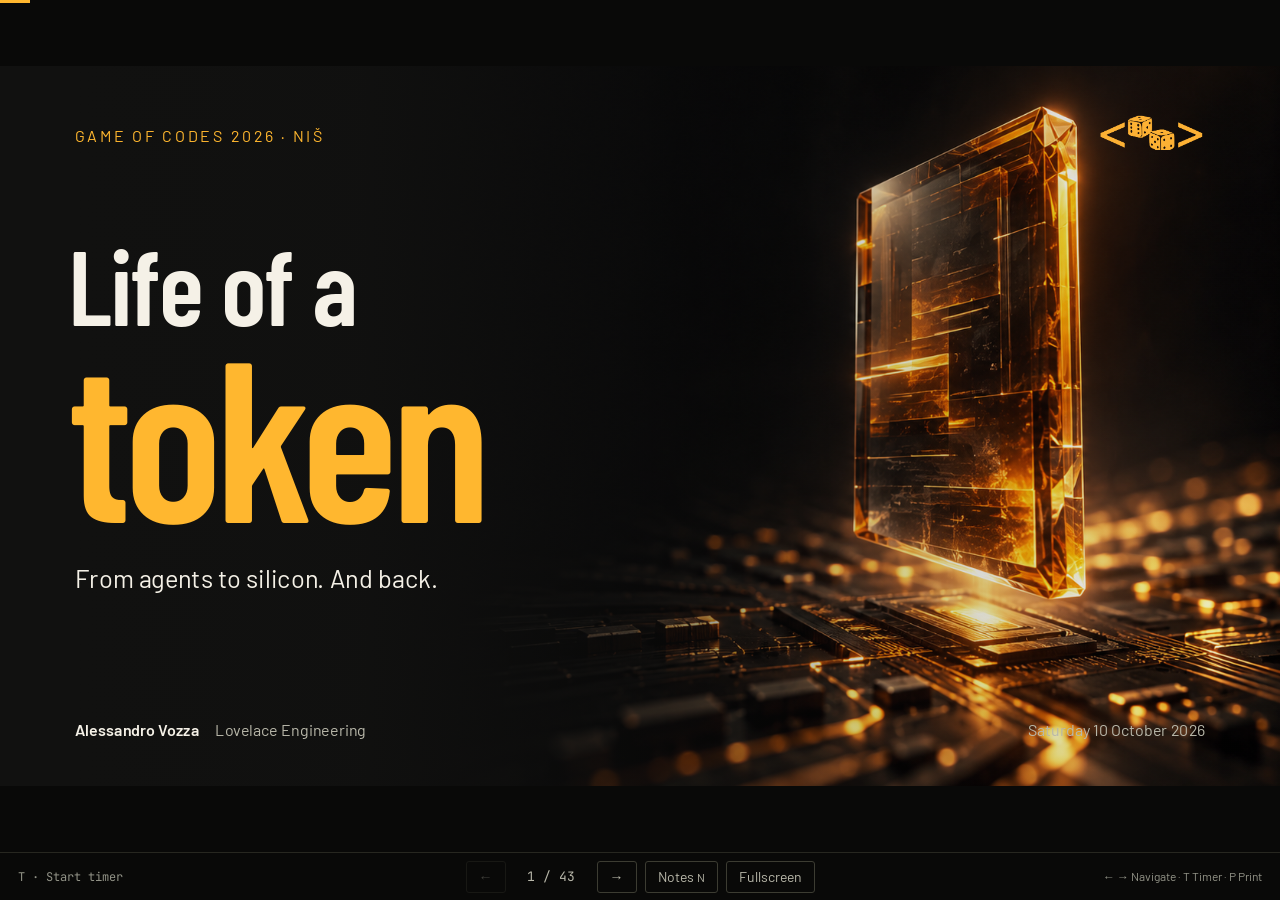
<file: game-of-codes/index.html>
<!doctype html>
<html lang="en">
<head>
<meta charset="utf-8">
<meta name="viewport" content="width=device-width, initial-scale=1">
<meta name="description" content="Life of a token: from agents to silicon and back. What happens between a keystroke in an agent harness and the GPU. Alessandro Vozza, Game of Codes 2026, Niš.">
<link rel="icon" href="[data-uri]">
<title>Life of a token — Game of Codes 2026</title>
<link rel="stylesheet" href="fonts.css">

<style>
/* Life of a token — a cinematic, editorial presentation.
   Canvas: 1920 × 1080. Display: Barlow Condensed. Diagrams remain editable SVG. */
:root {
 --ground:#111110; --surface:#1d1d19; --surface-2:#2b2b25; --line:#3a3a31;
 --ink:#f5f1e7; --ink-2:#b9b8aa; --ink-3:#929387;
 --request:#ffb72f; --request-2:#d69723; --request-3:#836024;
 --return:#a7d2bd; --return-2:#416851; --warn:#ff6b51; --deep:#191912; --deep-2:#45402d;
 --f-display:'Barlow Condensed','Arial Narrow',sans-serif;
 --f-text:'Barlow',sans-serif; --f-code:'JetBrains Mono',monospace;
 --margin:112px; --r-head:178px; --r-fig:350px; --r-cap:944px; --fig-h:540px;
 --s1:8px; --s2:16px; --s3:24px; --s4:40px; --s5:64px; --s6:104px;
}
*{box-sizing:border-box;margin:0;padding:0}
html,body{height:100%;overflow:hidden;background:#090908;color:var(--ink);font-family:var(--f-text)}
#deck{position:relative;width:100vw;height:calc(100vh - 48px);overflow:hidden;background:#090908}
body.notes-open #deck{height:calc(62vh - 48px)}
.slide{position:absolute;top:50%;left:50%;width:1920px;height:1080px;transform:translate(-50%,-50%) scale(var(--scale,1));transform-origin:center;opacity:0;visibility:hidden;pointer-events:none;overflow:hidden;background:var(--ground);transition:opacity 380ms ease,visibility 0s linear 380ms}
.slide.is-active{z-index:1;opacity:1;visibility:visible;pointer-events:auto;transition:opacity 380ms ease,visibility 0s}
.wide{--margin:96px}
.slide>h2{position:absolute;left:var(--margin);right:var(--margin);top:var(--r-head);font-family:var(--f-display);font-weight:600;font-size:96px;line-height:1;letter-spacing:-.025em;text-wrap:balance}
h2 em{font-style:normal;color:var(--request)} h2 b{color:var(--return);font-weight:600}
.slide>.kick{position:absolute;left:var(--margin);top:130px;font-size:19px;font-weight:500;letter-spacing:.13em;text-transform:uppercase;color:var(--request)}
.slide>.fig{position:absolute;left:var(--margin);right:var(--margin);top:var(--r-fig);height:var(--fig-h);display:flex;flex-direction:column;justify-content:center}
.slide>.fig>svg{width:100%;height:100%;display:block;overflow:visible}
.slide>.cap{position:absolute;left:var(--margin);right:var(--margin);top:var(--r-cap);font-size:30px;line-height:1.28;color:var(--ink-2)}
.cap b{font-weight:500;color:var(--ink)}
.slide[data-slide="16"]>.cap a{color:var(--request);text-decoration:none;border-bottom:1px solid currentColor}
.slide[data-slide="16"]>.cap a:hover{color:var(--ink)}
.slide[data-slide="16"]>.cap a:focus-visible{outline:3px solid var(--request);outline-offset:5px}
.strip{position:absolute;top:58px;left:var(--margin);right:var(--margin);display:flex;gap:22px;font-size:19px;font-weight:500;letter-spacing:.06em}
.strip .st{flex:1;border-top:2px solid var(--line);padding-top:13px;color:var(--ink-3)}
.strip .st.done{color:var(--ink-2)} .strip .st.here{color:var(--request);border-color:var(--request)}
.strip .st.back.here{color:var(--return);border-color:var(--return)}
.ref{position:absolute;right:var(--margin);bottom:30px;font-family:var(--f-code);font-size:16px;color:var(--ink-3)}
.cover-mark{position:absolute;right:112px;height:60px;width:auto;z-index:2}
.slide--title .cover-mark{top:70px}
.slide--title{background-image:linear-gradient(90deg,#111110 6%,rgba(17,17,16,.95) 28%,rgba(17,17,16,.2) 66%,rgba(17,17,16,.06)),url('token-hero.png');background-size:cover;background-position:center}
.slide--title>*{position:absolute}
.slide--title .eyebrow{left:112px;top:90px;font-size:24px;letter-spacing:.16em;text-transform:uppercase;color:var(--request)}
.slide--title h1{left:102px;top:256px;font-family:var(--f-display);font-size:158px;font-weight:600;line-height:.9;letter-spacing:-.02em}
.slide--title h1 em{display:block;font-style:normal;font-size:342px;line-height:.88;color:var(--request);letter-spacing:-.035em}
.slide--title .sub{left:112px;top:746px;width:740px;font-size:38px;font-weight:400;line-height:1.2;color:var(--ink)}
.slide--title .meta{left:112px;right:112px;bottom:70px;display:flex;align-items:baseline;gap:24px;font-size:24px;color:var(--ink-2)}
.slide--title .meta .who{color:var(--ink);font-weight:600}.meta .spacer{flex:1}
.slide--big{display:flex;align-items:center;padding:0 112px}
.slide--big h2{position:static;max-width:12ch;font-family:var(--f-display);font-size:214px;line-height:.91;letter-spacing:-.025em;font-weight:600}
.slide--big .cap{font-size:28px;text-transform:uppercase;letter-spacing:.16em;margin-top:52px;color:var(--ink-2)}
.slide[data-slide="2"] h2{max-width:10ch}
.slide[data-slide="3"]{background:var(--request);color:var(--ground)}
.slide[data-slide="3"] h2 em{color:var(--ground)}
.slide[data-slide="3"] .cap{color:#514019}
.slide[data-slide="4"] h2{max-width:13ch}
.slide--num{display:flex;align-items:center;padding:0 112px}
.slide--num .n{font-family:var(--f-display);font-size:370px;font-weight:600;line-height:.9;letter-spacing:-.035em;color:var(--request)}
.slide--num .n .u{font-size:.48em;letter-spacing:-.03em;margin-left:.05em}
.slide--num .lab{font-family:var(--f-display);font-size:76px;font-weight:500;line-height:1.05;max-width:28ch;margin-top:38px}
.slide--num .sub{font-size:29px;line-height:1.4;color:var(--ink-2);margin-top:28px}
.slide[data-slide="14"]{background:var(--request);color:var(--ground)}
.slide[data-slide="14"] .n{color:var(--ground)}.slide[data-slide="14"] .sub,.slide[data-slide="14"] .ref{color:#514019}
.slide--section{background:#15150f;background-image:linear-gradient(90deg,#111110 4%,rgba(17,17,16,.91) 48%,rgba(17,17,16,.52)),url('token-hero.png');background-size:cover;background-position:center}
.slide--section>*{position:absolute;z-index:1}
.slide--section .num{left:112px;top:104px;font-family:var(--f-display);font-size:64px;line-height:1;color:var(--request);letter-spacing:-.02em}
.slide--section h2{left:104px;right:auto;top:360px;font-size:194px;line-height:.93;width:1340px;max-width:13ch;font-weight:600}
.slide--section .stops{left:112px;bottom:110px;font-size:23px;letter-spacing:.14em;text-transform:uppercase;color:var(--ink-2)}
.slide[data-slide="22"],.slide[data-slide="34"]{background-image:none;background:var(--request);color:var(--ground)}
.slide[data-slide="22"] .num,.slide[data-slide="34"] .num{color:var(--ground)}
.slide[data-slide="22"] .stops,.slide[data-slide="34"] .stops,.slide[data-slide="22"] .ref,.slide[data-slide="34"] .ref{color:#514019}
.slide[data-slide="37"]{background-image:linear-gradient(90deg,#111110 10%,rgba(17,17,16,.94) 48%,rgba(17,17,16,.65)),url('token-hero.png');background-position:70% center}
.slide[data-slide="37"] .num{color:var(--return)}
.duo{position:absolute;left:var(--margin);right:var(--margin);top:var(--r-fig);height:var(--fig-h);display:grid;grid-template-columns:1fr 1fr;gap:80px}
.duo .pane{padding:0;display:flex;flex-direction:column;min-width:0;position:relative}
.duo .pane+.pane:before{position:absolute;content:'';left:-40px;top:0;bottom:0;width:1px;background:var(--line)}
.duo .pane .t{font-size:21px;letter-spacing:.1em;text-transform:uppercase;color:var(--ink-3)}
.duo .pane.good .t{color:var(--request)}
.duo .pane h3{font-family:var(--f-display);font-size:58px;line-height:1.03;font-weight:500;margin-top:16px;letter-spacing:-.015em}
.duo .pane .fig{margin-top:24px;display:flex;justify-content:center}
.duo .pane .fig svg{width:100%;height:auto;display:block;max-height:320px}
.duo .pane .note{font-size:27px;line-height:1.3;color:var(--ink-2);margin-top:auto;padding-top:24px}
.duo .pane .note b{font-weight:500;color:var(--ink)}
.term{font-family:var(--f-code);background:transparent;border-top:1px solid var(--line);border-bottom:1px solid var(--line);padding:64px 0;font-size:49px;line-height:1.6}
.term .p{color:var(--request)}.term .a{color:var(--return);font-size:31px;line-height:1.5}.term .d{font-size:23px;color:var(--ink-3)}
.term .cur{display:inline-block;width:16px;height:46px;background:var(--request);vertical-align:-6px;margin-left:6px}
pre.code{font-family:var(--f-code);font-size:25px;line-height:1.5;border-left:3px solid var(--request);padding:32px 40px;color:var(--ink);white-space:pre;overflow:hidden;background:#171712}
pre.code .c{color:var(--ink-3)}pre.code .k{color:var(--request)}pre.code .v{color:var(--return)}pre.code .s{color:#c2cf98}pre.code .r{color:var(--warn)}
pre.code.sm{font-size:24px;line-height:1.42;padding:24px 40px}.duo .pane pre.code{font-size:22px;line-height:1.4;padding:24px;margin-top:24px}
.tokline{display:flex;flex-wrap:wrap;gap:9px}.tokline span{font-family:var(--f-code);font-size:35px;padding:20px 16px;background:var(--surface);color:var(--ink-2);white-space:pre}
.tokline span.hot{background:var(--request);color:var(--ground)}
.counts{display:flex;gap:104px;margin-top:66px}.counts div{display:flex;gap:18px;align-items:baseline}.counts b{font-family:var(--f-display);font-size:138px;font-weight:600;letter-spacing:-.03em;color:var(--ink-3)}
.counts span{font-size:28px;color:var(--ink-3)}.counts .hot b,.counts .hot span{color:var(--request)}
.wordrows{display:grid;gap:24px}.wr{display:flex;gap:16px;align-items:center}.wr .w{font-family:var(--f-display);font-size:55px;font-weight:500;width:420px}.wr .t{font-family:var(--f-code);font-size:31px;padding:14px 20px;background:var(--surface);color:var(--ink-2);white-space:pre}.wr .t.hot{background:var(--request);color:var(--ground)}.wr .n{margin-left:auto;font-family:var(--f-display);font-size:64px;color:var(--ink-3)}
.toks{display:grid;gap:38px}.tokrow{display:grid;grid-template-columns:275px 1fr 104px;gap:32px;align-items:center}.tokrow .lang{font-family:var(--f-display);font-size:33px;font-weight:500}.tokrow .pieces{display:flex;flex-wrap:wrap;gap:5px}.tokrow .pieces span{font-family:var(--f-code);font-size:23px;padding:10px 8px;background:var(--surface);color:var(--ink-2);white-space:pre}.tokrow.hot .pieces span{background:#332919;color:var(--request)}.tokrow .count{font-family:var(--f-display);font-size:104px;line-height:1;text-align:right;font-weight:600;color:var(--ink-3)}.tokrow.hot .count{color:var(--request)}
#slide-9>.cap{right:600px}
.pronunciation{position:absolute;right:var(--margin);top:932px}
.pronunciation button{min-width:420px;min-height:72px;padding:12px 24px;border:1px solid var(--request);border-radius:4px;background:#332919;color:var(--request);font:500 28px var(--f-text);letter-spacing:.01em;cursor:pointer}
.pronunciation button:hover,.pronunciation button[aria-pressed="true"]{background:var(--request);color:var(--ground)}
.pronunciation button:focus-visible{outline:3px solid var(--ink);outline-offset:5px}
.pronunciation audio{display:none}
.scale-kicker{position:absolute;left:112px;top:130px;font-size:19px;letter-spacing:.13em;text-transform:uppercase;color:var(--request)}
.slide--scale h2{top:174px;font-size:104px}
.scale-stage{position:absolute;left:112px;right:112px;top:360px;height:485px}
.scale-track{position:absolute;left:52px;right:52px;top:230px;height:4px;background:linear-gradient(90deg,var(--request),#805d24 45%,#6d735d 72%,var(--return));box-shadow:0 0 42px #ffb72f44}
.scale-track:after{content:'TEXT VOLUME →';position:absolute;right:0;top:22px;font:16px var(--f-code);letter-spacing:.11em;color:var(--ink-3)}
.scale-point{position:absolute;width:360px;transform:translateX(-50%)}
.scale-point:before{content:'';position:absolute;left:50%;top:221px;width:18px;height:18px;transform:translateX(-50%);border-radius:50%;background:var(--request);box-shadow:0 0 0 8px #ffb72f25,0 0 34px #ffb72f88}
.scale-point small{display:block;font:18px var(--f-text);letter-spacing:.09em;text-transform:uppercase;color:var(--ink-3)}
.scale-point strong{display:block;margin-top:9px;font:600 102px/.94 var(--f-display);letter-spacing:-.03em;color:var(--ink)}
.scale-point span{display:block;margin-top:12px;font-size:24px;color:var(--ink-2)}
.scale-point.novel{left:10%;top:0}.scale-point.britannica{left:39%;top:0}
.scale-point.books{left:69%;top:268px}.scale-point.llama{left:92%;top:268px;width:330px}
.scale-point.books:before,.scale-point.llama:before{top:-47px;background:var(--return);box-shadow:0 0 0 8px #a7d2bd25,0 0 34px #a7d2bd88}
.scale-point.books strong,.scale-point.llama strong{color:var(--return)}
.scale-foot{position:absolute;left:112px;right:112px;top:912px;padding-top:22px;border-top:1px solid var(--line);display:flex;justify-content:space-between;gap:50px;font-size:25px;line-height:1.3;color:var(--ink-2)}
.scale-foot b{color:var(--ink);font-weight:500}
.scale-foot .est{font:16px var(--f-code);color:var(--ink-3);white-space:nowrap;margin-top:7px}
.mem{display:grid;gap:38px}.mrow{display:grid;grid-template-columns:220px 1fr 160px;gap:36px;align-items:center}.mrow .ml{font-family:var(--f-display);font-size:40px;font-weight:500}.mbar{display:flex;height:100px;font-size:24px}.mbar>div{display:grid;place-items:center;text-align:center;padding:0 8px}.mbar .w{background:#404036;color:var(--ink)}.mbar .ov{background:var(--surface-2)}.mbar .kv{background:var(--request);color:var(--ground)}.mrow .mv{font-family:var(--f-display);font-size:114px;line-height:1;text-align:right;font-weight:600;color:var(--ink-3)}.mrow .mv.hot{color:var(--request)}
.slide--cta{background-image:linear-gradient(90deg,#111110 15%,rgba(17,17,16,.98) 55%,rgba(17,17,16,.55)),url('token-hero.png');background-size:cover;background-position:center}
.slide--cta h2{top:164px;font-size:194px;line-height:.89;width:1100px;max-width:20ch;font-weight:600}.closing-line{position:absolute;left:115px;top:726px;font-size:32px;color:var(--ink-2)}
.slide--cta h2 em{display:block}.slide--cta .cover-mark{bottom:80px}
.slide--cta .me{position:absolute;left:112px;bottom:58px;display:flex;gap:32px;align-items:center}.slide--cta .me img{width:120px;height:120px;border-radius:50%;object-fit:cover;filter:grayscale(1)}.slide--cta .who b{font-family:var(--f-display);font-size:40px;display:block;font-weight:500}.slide--cta .who span{font-size:24px;color:var(--ink-2);display:block;margin-top:6px}.slide--cta .who .links{color:var(--request)}
.slide--bio .bio-copy{position:absolute;left:112px;top:210px;width:990px}
.slide--bio .bio-copy h2{font-family:var(--f-display);font-size:156px;font-weight:600;line-height:.9;letter-spacing:-.025em}
.slide--bio .bio-copy h2 span{display:block;color:var(--request)}
.slide--bio .bio-company{margin-top:42px;font-size:40px;font-weight:500}
.slide--bio .bio-credentials{margin-top:14px;font-size:27px;color:var(--ink-2)}
.slide--bio .bio-focus{margin-top:62px;font-family:var(--f-display);font-size:64px;font-weight:500;line-height:1.05;letter-spacing:-.01em}
.slide--bio .bio-portrait{position:absolute;right:246px;top:190px;width:350px;height:350px;object-fit:cover;filter:grayscale(1);border-bottom:6px solid var(--request)}
.slide--bio .bio-disclosure{position:absolute;right:112px;top:558px;width:618px;font-size:23px;line-height:1.35;color:var(--ink-2);text-align:center}
.slide--bio .bio-disclosure b{color:var(--ink);font-weight:500}
.slide--bio .bio-links{position:absolute;left:112px;bottom:104px;display:flex;flex-wrap:wrap;gap:14px 30px;width:990px;font-size:25px;line-height:1.35}
.slide--bio .bio-links a{color:var(--request);text-decoration:none}.slide--bio .bio-links a:first-child{flex-basis:100%}
.slide--bio .bio-links a:hover{text-decoration:underline}.slide--bio .bio-links a:focus-visible{outline:2px solid var(--request);outline-offset:6px}
.slide--bio .bio-qr{position:absolute;right:112px;top:640px;width:618px;display:grid;grid-template-columns:1fr 1fr;gap:30px}
.slide--bio .bio-qr a{display:flex;flex-direction:column;align-items:center;gap:14px;color:var(--ink);text-decoration:none;font-family:var(--f-display);font-size:33px;font-weight:500;line-height:1}
.slide--bio .bio-qr a:hover span{color:var(--request)}.slide--bio .bio-qr a:focus-visible{outline:2px solid var(--request);outline-offset:8px}
.slide--bio .bio-qr img{display:block;width:278px;height:278px;background:#fff;image-rendering:pixelated}
.srcs{position:absolute;left:var(--margin);right:var(--margin);top:350px;columns:2;column-gap:100px;font-size:27px;line-height:1.35}.srcs p{break-inside:avoid;margin-bottom:30px;color:var(--ink-2)}.srcs p b{display:block;font-family:var(--f-display);font-size:38px;font-weight:500;color:var(--ink);margin-bottom:5px}.srcs a{color:var(--request);text-decoration:none}.srcs a:hover{text-decoration:underline}
.frag{opacity:.12;transition:opacity 160ms ease}.frag.on{opacity:1}
/* slide 5 asks the room to guess: dimmed is still readable, so hide it outright */
#slide-5 .frag{opacity:0}#slide-5 .frag.on{opacity:1}.s-notes{display:none}
#slide-10 .frag{opacity:0;visibility:hidden}#slide-10 .frag.on{opacity:1;visibility:visible}
#slide-11 .frag{opacity:0;visibility:hidden}#slide-11 .frag.on{opacity:1;visibility:visible}
#slide-17 .frag,#slide-23 .frag,#slide-38 .frag{opacity:0;visibility:hidden}
#slide-17 .frag.on,#slide-23 .frag.on,#slide-38 .frag.on{opacity:1;visibility:visible}
/* The canvas stays fixed; content enters in the same reading order as the talk. */
@keyframes content-in{from{opacity:0;translate:var(--entry-x,0px) 13px}to{opacity:1;translate:0 0}}
.slide.is-active>:is(h1,h2,.n,.num,.bio-copy){animation:content-in 420ms cubic-bezier(.2,.7,.2,1) both}
.slide.is-active>:is(.fig,.duo,.scale-stage,.srcs){animation:content-in 470ms 65ms cubic-bezier(.2,.7,.2,1) both}
.slide.is-active>:is(.cap,.scale-foot,.closing-line){animation:content-in 430ms 130ms cubic-bezier(.2,.7,.2,1) both}
/* Meaningful quantities draw from their baseline, never bouncing or looping. */
@keyframes bar-fill{from{clip-path:inset(0 100% 0 0)}to{clip-path:inset(0)}}
.slide.is-active#slide-7 svg rect,
.slide.is-active#slide-13 svg rect,
.slide.is-active#slide-26 .duo svg rect,
.slide.is-active#slide-31 svg rect,
.slide.is-active#slide-39 svg rect{animation:bar-fill 680ms var(--fill-delay,0ms) cubic-bezier(.2,.7,.2,1) both}
#slide-7 svg rect:nth-of-type(2),#slide-31 svg rect:nth-of-type(2),#slide-39 svg rect:nth-of-type(2){--fill-delay:85ms}
#slide-7 svg rect:nth-of-type(3),#slide-31 svg rect:nth-of-type(3),#slide-39 svg rect:nth-of-type(3){--fill-delay:170ms}
#slide-7 svg>g:nth-of-type(5) rect{--fill-delay:260ms}
#slide-13 svg rect:nth-of-type(2){--fill-delay:80ms}
#slide-13 svg rect:nth-of-type(3){--fill-delay:160ms}
#slide-13 svg rect:nth-of-type(4){--fill-delay:240ms}
#slide-13 svg rect:nth-of-type(5){--fill-delay:320ms}
#slide-13 svg rect:nth-of-type(6){--fill-delay:400ms}
#slide-39 svg rect:nth-of-type(4){--fill-delay:255ms}
.slide.is-active#slide-10 .scale-track{animation:bar-fill 780ms 120ms cubic-bezier(.2,.7,.2,1) both}
#slide-10 .scale-point.frag.on{animation:content-in 380ms cubic-bezier(.2,.7,.2,1) both}
#slide-17 .frag.on>rect{animation:bar-fill 490ms cubic-bezier(.2,.7,.2,1) both}
#slide-18 .flow-edge{stroke-dasharray:1;stroke-dashoffset:0}
@keyframes flow-draw{from{stroke-dashoffset:1}to{stroke-dashoffset:0}}
@keyframes flow-tip{from{opacity:0}to{opacity:1}}
#slide-18.is-active .flow-edge{animation:flow-draw 520ms var(--flow-delay) cubic-bezier(.2,.7,.2,1) both}
#slide-18.is-active .flow-tip{animation:flow-tip 1ms var(--tip-delay) both}
#slide-23 .frag.on rect[height="22"],#slide-23 .frag.on path{animation:bar-fill 620ms cubic-bezier(.2,.7,.2,1) both}
#slide-35 .mrow.frag.on .mbar{animation:bar-fill 680ms cubic-bezier(.2,.7,.2,1) both}
@keyframes cell-fill{from{opacity:.14;transform:scale(.65)}to{opacity:1;transform:scale(1)}}
.slide.is-active#slide-33 .fig svg rect{transform-box:fill-box;transform-origin:center;animation:cell-fill 270ms var(--cell-delay,0ms) ease-out both}
#progress{position:fixed;left:0;top:0;height:3px;background:var(--request);width:0;z-index:60;transition:width 140ms linear}
#toolbar{position:fixed;bottom:0;left:0;right:0;height:48px;z-index:60;display:flex;align-items:center;justify-content:center;gap:8px;background:#090908;border-top:1px solid #272720}
body.notes-open #toolbar{bottom:38vh}
#toolbar button{font:14px var(--f-text);border:1px solid #3c3c32;color:#b9b8aa;border-radius:3px;padding:6px 12px;background:transparent;cursor:pointer;min-height:32px}
#toolbar button:hover,#toolbar button[aria-pressed="true"]{color:#ffb72f;border-color:#ffb72f}#toolbar button:focus-visible{outline:2px solid #ffb72f;outline-offset:3px}#toolbar button:disabled{opacity:.3;cursor:default}
#pager{font:13px var(--f-code);color:#b9b8aa;min-width:75px;text-align:center}
#clock{position:absolute;left:18px;font:12px var(--f-code);color:#929387}#help{position:absolute;right:18px;font:12px var(--f-text);color:#929387}
#notes{position:fixed;left:0;right:0;bottom:0;height:38vh;background:#14140f;border-top:1px solid var(--request);color:#c9c8bb;padding:20px 28px 26px;overflow-y:auto;display:none;z-index:70}
#notes.on{display:block}#notes h4{font:500 14px var(--f-text);letter-spacing:.1em;text-transform:uppercase;color:var(--request);margin-bottom:14px}#nbody{font-size:18px;line-height:1.5;max-width:140ch}#nbody p{margin-bottom:10px}#nbody b{color:var(--ink)}#nbody code{font-family:var(--f-code);color:var(--request);font-size:.9em}#nbody .say{border-left:2px solid var(--request);padding-left:14px;color:var(--ink)}#nbody .say::before{content:'SAY THIS';display:block;color:var(--request);font:500 13px var(--f-text);letter-spacing:.1em;margin-bottom:5px}
@media(max-width:900px){#clock,#help{display:none}}
@media(prefers-reduced-motion:reduce){.slide,.frag,#progress{transition:none!important}.slide.is-active *{animation:none!important}}
@page{size:1920px 1080px;margin:0}
@media print{html,body,#deck,body.notes-open #deck{height:auto;overflow:visible;background:var(--ground)}body{-webkit-print-color-adjust:exact;print-color-adjust:exact}.slide{position:relative;opacity:1!important;visibility:visible;transition:none!important;page-break-after:always;break-after:page;transform:none;top:auto;left:auto;margin:0}.slide:last-child{break-after:auto}.slide *{animation:none!important;transition:none!important}.frag{opacity:1!important;visibility:visible!important}#progress,#toolbar,#notes,.pronunciation{display:none!important}}

</style>
</head>
<body>
<div id="progress"></div>
<div id="deck">

<!-- 1 ...................................................................... -->
<section data-slide="1" id="slide-1" role="group" aria-roledescription="slide" aria-label="Slide 1 of 43" class="slide on-dark slide--title">
  <p class="eyebrow">Game of Codes 2026 · Niš</p>
  <h1>Life of a <em>token</em></h1>
  <p class="sub">From agents to silicon. And back.</p>
  <div class="meta">
    <span class="who">Alessandro Vozza</span><span>Lovelace Engineering</span>
    <span class="spacer"></span><span>Saturday 10 October 2026</span>
  </div>
  <div class="s-notes"><p>Cover: AI-generated conceptual illustration of a token above silicon; not a photograph or hardware diagram.</p>
    <p><b>30 seconds.</b> Press <code>T</code> now. Target 27:00.</p>

    <p class="say">Everyone here called a model this week. Many of you have an agent running right now. Today I want to follow one request after you press Enter: through the software, down to the silicon, and back again. Our question is simple: where do the time, memory and money go after an agent receives a tiny request? One example will carry us through the whole stack.</p>
  </div>
</section>
<!-- Q1 ..................................................................... -->
<section data-slide="2" id="slide-2" role="group" aria-roledescription="slide" aria-label="Slide 2 of 43" class="slide on-dark slide--big">
  <div>
    <h2>Who uses <em>AI?</em></h2>
    <p class="cap">Hands up.</p>
  </div>
  <div class="s-notes">
    <p><b>5 seconds. Get your own hand up first — the room follows the speaker.</b></p>
    <p>Every hand, instantly — nobody has to think about this one, which is the whole reason it is here. Do not comment on the result and do not pause for it; question one exists only to get arms in the air so question two costs nothing. Ask it and click.</p>
    <p>If the room is shy — early slot, big hall, Saturday — say "right, it is Saturday, let me try that again" and ask once more. Never leave a show of hands hanging; a dead first question poisons the next two.</p>

    <p class="say">Hands up if you use AI, any day of the week.</p>
  </div>
</section>

<!-- Q2 ..................................................................... -->
<section data-slide="3" id="slide-3" role="group" aria-roledescription="slide" aria-label="Slide 3 of 43" class="slide on-dark slide--big">
  <div>
    <h2><em>Every</em><br>day?</h2>
    <p class="cap">Keep them up.</p>
  </div>
  <div class="s-notes">
    <p><b>8 seconds. Do not re-ask — say "keep them up" so the room sees hands going down.</b></p>
    <p>The <i>drop</i> is the content here, not the count. A short beat while people look around — they enjoy seeing where they sit — then move. All three questions together should take well under half a minute.</p>

    <p class="say">Keep your hand up if you use it every day, as part of how you actually work.</p>
  </div>
</section>

<!-- Q3 ..................................................................... -->
<section data-slide="4" id="slide-4" role="group" aria-roledescription="slide" aria-label="Slide 4 of 43" class="slide on-deep slide--big">
  <div>
    <h2>Who runs<br>a <em>fleet?</em></h2>
    <p class="cap">Agents working while you do something else.</p>
  </div>
  <div class="s-notes">
    <p><b>15 seconds — the only one of the three worth a pause. Read the room before you move: this is the calibration slide.</b></p>
    <p><b>Use the answer.</b> Many hands: the room already feels the cost, so move briskly through the harness material and spend the time you save on the gateway and llm-d acts. Two or three hands: slow down on slide 13 — the 31,212-token context is the slide that makes the rest matter, and this room has not felt it yet.</p>
    <p>Nobody at all: that is fine and quite likely. Say "good — then nothing in this talk has hurt you yet", which gets a laugh and reframes the whole thing as a warning rather than a retrospective.</p>
    <p>The visual shift marks this as the turn. The next slide is a terminal, and the question it contains is the one the rest of the talk answers.</p>

    <p class="say">Now keep it up if you run a fleet of agents: they keep working while you do something else. Look around. This talk follows what all those agents ask the infrastructure to do.</p>
  </div>
</section>

<!-- 2 ...................................................................... -->
<section data-slide="5" id="slide-5" role="group" aria-roledescription="slide" aria-label="Slide 5 of 43" class="slide on-dark slide--viz">
  <h2>Nine words. <em>How many tokens?</em></h2>
  <div class="fig">
    <div class="term">
      <span class="d">~/repos/etl</span><br>
      <span class="p">&gt;</span> why did the nightly ETL job fail on deserialization?<span class="cur"></span>
    </div>
    <p class="frag" style="margin-top:44px;font-family:var(--f-display);font-size:88px;font-weight:600;line-height:1;color:var(--request)">Twelve.</p>
  </div>
  <p class="cap">Then the harness goes to work.</p>
  <div class="s-notes"><p><b>Additional context:</b> Nine words · <b>twelve tokens</b> · and then the harness goes to work.</p>
    <p><b>45 seconds, and it is a two-click slide. Ask, wait, then reveal “Twelve.”</b></p>
    <p><b>Then stop talking and wait. Do not rush this.</b> Let two or three land before you click. Most rooms say nine, because they are counting words; a few say thirty or more, because they have heard tokens are smaller than words and over-correct. Both are useful to be wrong about, and both make the reveal land.</p>
    <p>If a number is close, say so and move — "twelve, who said twelve, you have done this before". If the room is silent, say your own guess out loud and click; never let a question die on stage.</p>
    <p>Twelve is measured on Llama 3, not estimated — <code>tokenizer-check.py</code> prints it. The split is <code>why | did | the | nightly | E | TL | job | fail | on | des | erialization | ?</code>. It is deliberately the same nine words and twelve tokens as the answer on the next slide, so the two never contradict each other on stage.</p>
    <p>If the room is a Claude Code / Cursor / Copilot room, ask for hands — "who has one of these open right now?" — and then say "good, you are all running the thing I am about to take apart."</p>

    <p class="say">Here is the entire user interface of modern AI: nine words. How many tokens do you think that is? [Pause for guesses; click to reveal.] Twelve. Nine words, twelve tokens. ETL and deserialization each split into two pieces. Everything we will see happens between this keystroke and the answer coming back. First, what exactly is a token?</p>
  </div>
</section>


<!-- 4 ...................................................................... -->
<section data-slide="6" id="slide-6" role="group" aria-roledescription="slide" aria-label="Slide 6 of 43" class="slide on-dark slide--viz wide">
  <h2>Tokens aren’t words</h2>
  <div class="fig">
    <div class="tokline">
      <span>The</span><span> nightly</span><span class="hot"> E</span><span class="hot">TL</span><span> job</span><span> failed</span><span> on</span><span> a</span><span class="hot"> des</span><span class="hot">erialization</span><span> error</span><span>.</span>
    </div>
    <div class="counts">
      <div><b>54</b><span>characters</span></div>
      <div><b>9</b><span>words</span></div>
      <div class="hot"><b>12</b><span>tokens</span></div>
    </div>
  </div>
  <p class="cap">A token is a learned piece of text.</p>
  <div class="s-notes"><p><b>Additional context:</b> Common words survive whole. <b>ETL</b> splits. <b>deserialization</b> splits. A token is a byte sequence the tokenizer saw often enough to keep.</p>
    <p><b>50 seconds. Walk the amber chips.</b></p>
    <p>Real splits from Llama 3’s own tokenizer — <code>tokenizer-check.py</code> beside the deck prints them. Say that it is measured; people assume these diagrams are drawn by hand.</p>
    <p>If someone asks why there's a leading space on most chips: the space is part of the token. That is why "ETL" mid-sentence and "ETL" at the start are different tokens.</p>

    <p class="say">This example answer has fifty-four characters, nine words and twelve tokens. Those are three different counts. The tokenizer keeps common pieces together: “failed” stays whole, while “ETL” and “deserialization” split. A token is a learned piece of text, sometimes including a leading space. Notice the leading spaces on several chips. A space can be part of a token, so the count belongs to this exact string and tokenizer. That is why words and tokens are not interchangeable.</p>
  </div>
</section>

<!-- 5 ...................................................................... -->
<section data-slide="7" id="slide-7" role="group" aria-roledescription="slide" aria-label="Slide 7 of 43" class="slide on-dark slide--viz wide">
  <h2>Bytes. Words. <em>The compromise</em></h2>
  <div class="fig">
  <svg viewBox="0 0 1780 440" role="img" aria-label="Letters give a tiny vocabulary but very long sequences; words give short sequences but an unbounded vocabulary; subwords sit between them.">
    <g font-family="Barlow" font-size="20" fill="#929387">
      <text x="0" y="22">VOCABULARY</text><text x="0" y="238">SEQUENCE</text>
    </g>
    <g font-family="Barlow" font-size="31" font-weight="700" fill="#f5f1e7">
      <text x="0"    y="86">bytes</text>
      <text x="610"  y="86">words</text>
      <text x="1220" y="86">subwords</text>
    </g>
    <g>
      <rect x="0"    y="110" width="212"  height="40" fill="#494b40"/>
      <rect x="610"  y="110" width="530"  height="40" fill="#494b40"/>
      <rect x="1220" y="110" width="451"  height="40" fill="#ffb72f"/>
    </g>
    <g font-family="Barlow" font-size="25" fill="#b9b8aa">
      <text x="0"    y="186">256</text>
      <text x="610"  y="186">unbounded</text>
      <text x="1220" y="186" fill="#ffb72f">128,256</text>
    </g>
    <g>
      <rect x="0"    y="262" width="530" height="40" fill="#494b40"/>
      <rect x="610"  y="262" width="88"  height="40" fill="#494b40"/>
      <rect x="1220" y="262" width="118" height="40" fill="#ffb72f"/>
    </g>
    <g font-family="Barlow" font-size="25" fill="#b9b8aa">
      <text x="0"    y="338">54</text>
      <text x="610"  y="338">9</text>
      <text x="1220" y="338" fill="#ffb72f">12</text>
    </g>
    <g font-family="Barlow" font-size="25" fill="#929387">
      <text x="0"    y="414">long sequences</text>
      <text x="610"  y="414">unbounded vocabulary</text>
      <text x="1220" y="414" fill="#b9b8aa">the compromise everyone shipped</text>
    </g>
  </svg>
  </div>
  <p class="cap">Short sequences. Fixed vocabulary. Unseen words welcome.</p>
  <div class="s-notes"><p><b>Additional context:</b> Bytes: a tiny vocabulary, but long sequences. Words: shorter sequences, but unfamiliar names need a fallback. Subwords are the trade.</p>
    <p><b>35 seconds. Left, right, middle — in that order.</b></p>
    <p>If challenged on "256": byte-level, so 256 is exactly right — not an alphabet, the byte range. That is also why these models can handle any script on earth without a special case.</p>

    <p class="say">Why split text at all? Starting with individual bytes gives us only two hundred and fifty-six possible byte values, but very long sequences. Whole words give shorter sequences, but new names need a way through. Subword tokens are the compromise: a fixed vocabulary that can still represent unfamiliar text. Longer byte sequences give the model more positions to process. A word-only vocabulary struggles with new product names and code identifiers. The middle lane keeps common pieces and still spells the rest.</p>
  </div>
</section>

<!-- 6 ...................................................................... -->
<section data-slide="8" id="slide-8" role="group" aria-roledescription="slide" aria-label="Slide 8 of 43" class="slide on-dark slide--viz wide">
  <p class="kick">Byte-pair encoding</p>
  <h2>Compression, learned</h2>
  <div class="fig">
    <div class="wordrows">
      <div class="wr"><span class="w">GPU</span><span class="t hot">GPU</span><span class="n">1</span></div>
      <div class="wr"><span class="w">agentgateway</span><span class="t">agent</span><span class="t">gateway</span><span class="n">2</span></div>
      <div class="wr"><span class="w">Kubernetes</span><span class="t">K</span><span class="t">ubernetes</span><span class="n">2</span></div>
      <div class="wr"><span class="w">vLLM</span><span class="t">v</span><span class="t">LL</span><span class="t">M</span><span class="n">3</span></div>
    </div>
  </div>
  <p class="cap">Frequent byte pairs become vocabulary.</p>
  <div class="s-notes"><p><b>Additional context:</b> Start from bytes and merge frequent pairs. The tokenizer used here has <b>128,256 vocabulary entries</b>, including special tokens; that is not the number of merge operations. <b>GPU earned one; Kubernetes did not.</b></p>
    <p><b>45 seconds. The last line is the one that lands.</b></p>
    <p>Then land it: <b>nothing in this vocabulary understands anything.</b> It is compression, fitted to a corpus. Every semantic thing the model does happens after this point, in the weights — not here.</p>
    <p>This is also the honest setup for the next slide: if the corpus was mostly English, the compression is tuned for English.</p>

    <p class="say">Byte-pair encoding starts with bytes and repeatedly merges frequent neighboring pieces. These examples come from the tokenizer used in this talk: “GPU” gets one token; “Kubernetes” gets two; “vLLM” gets three. The vocabulary reflects patterns in its training text. It does not understand the words. These rows show storage decisions, not definitions. Another tokenizer may split the same word differently. Measure with the tokenizer behind the model you actually serve.</p>
  </div>
</section>

<!-- 7 ...................................................................... -->
<section data-slide="9" id="slide-9" role="group" aria-roledescription="slide" aria-label="Slide 9 of 43" class="slide on-dark slide--viz">
  <p class="kick">Llama 3 tokenizer · measured example</p>
  <h2>Same meaning. <em>Different bill</em></h2>
  <div class="fig">
    <div class="toks">
      <div class="tokrow">
        <div class="lang">English</div>
        <div class="pieces"><span>Every</span><span> agent</span><span> call</span><span> ends</span><span> up</span><span> as</span><span> tokens</span><span> on</span><span> a</span><span> GPU</span><span> somewhere</span><span>.</span></div>
        <div class="count">12</div>
      </div>
      <div class="tokrow">
        <div class="lang">Srpski · latinica</div>
        <div class="pieces"><span>S</span><span>v</span><span>aki</span><span> poz</span><span>iv</span><span> agent</span><span>a</span><span> z</span><span>avr</span><span>š</span><span>ava</span><span> kao</span><span> token</span><span>i</span><span> na</span><span> ne</span><span>kom</span><span> GPU</span><span>-u</span><span>.</span></div>
        <div class="count">20</div>
      </div>
      <div class="tokrow hot">
        <div class="lang">Српски · ћирилица</div>
        <div class="pieces"><span>С</span><span>в</span><span>аки</span><span> поз</span><span>ив</span><span> аг</span><span>ента</span><span> зав</span><span>р</span><span>ш</span><span>ава</span><span> ка</span><span>о</span><span> т</span><span>ок</span><span>ени</span><span> на</span><span> нек</span><span>ом</span><span> GPU</span><span>-</span><span>у</span><span>.</span></div>
        <div class="count">23</div>
      </div>
    </div>
  </div>
  <p class="cap">This example: Cyrillic uses <b>1.9×</b> the English tokens.</p>
  <div class="pronunciation">
    <button id="serbian-play" type="button" aria-controls="serbian-audio" aria-label="Play Serbian pronunciation" aria-pressed="false">▶ Hear Serbian</button>
    <audio id="serbian-audio" preload="none" src="serbian-pronunciation.mp3"></audio>
  </div>
  <div class="s-notes">
    <p><b>55 seconds. Let them read the third row. These are the real splits.</b></p>
    <p><b>Click “Hear Serbian” after introducing the sentence; pause it before moving on if needed.</b></p>
    <p>Token efficiency depends on the language, the actual text and the model vocabulary. Benchmark representative production languages rather than assuming English token counts transfer.</p>
    <p><b>Play the recording or read the Cyrillic line aloud before you give any number.</b> Let them hear it is ordinary speech, then put the 23 on it. The surcharge lands far harder on a sentence the room has just heard in its own language than on a row of chips.</p><p>"Ниш" is two tokens: <code>Н</code> + <code>иш</code>. Worth saying out loud — it always lands.</p>
    <p>In this measured example, Serbian Cyrillic uses 1.9× the tokens of the English sentence. This ratio depends on the exact text and tokenizer; it is not a general multiplier for the language.</p>
    <p>If asked which tokenizer: Llama 3's own, rebuilt from its 128,256-entry vocabulary and round-trip checked — <code>tokenizer-check.py</code> beside the deck reproduces every number on these slides.</p>

    <p class="say">Listen to the same thought in Serbian: “Сваки позив агента завршава као токени на неком GPU-у.” Here, the English sentence takes twelve tokens, Serbian in Latin script takes twenty, and Serbian in Cyrillic takes twenty-three. This particular Cyrillic example uses about ninety-two percent more tokens than the English one. Token budgets and billing can therefore differ by language; measure the text your users actually send. The Latin and Cyrillic versions both express ordinary thoughts, yet occupy different amounts of context here. I am not claiming the same ratio for latency. English-only budget tests can misrepresent another language.</p>
  </div>
</section>

<!-- Written-text scale .................................................... -->
<section data-slide="10" id="slide-10" role="group" aria-roledescription="slide" aria-label="Slide 10 of 43" class="slide on-dark slide--scale">
  <p class="scale-kicker">Text volume · milestones, not to scale</p>
  <h2>From one book to <em>trillions</em></h2>
  <div class="scale-stage" role="group" aria-label="Illustrative token scale; four milestones reveal one click at a time.">
    <div class="scale-track" aria-hidden="true"></div>
    <div class="scale-point novel frag"><small>One novel</small><strong>~100K</strong><span>75K words</span></div>
    <div class="scale-point britannica frag"><small>Britannica · 14th ed.</small><strong>~60M</strong><span>44M words</span></div>
    <div class="scale-point books frag"><small>Google’s 2010 book count*</small><strong>~13T</strong><span>illustrative · 2010</span></div>
    <div class="scale-point llama frag"><small>Llama 3.3 · 70B</small><strong>15T+</strong><span>pretraining tokens</span></div>
  </div>
  <div class="scale-foot"><span><b>Text volume ≠ knowledge.</b> These are quantities of tokens, not what a model knows.</span><span class="est">* Google book count × assumed book length; illustrative.</span></div>
  <div class="s-notes">
    <p><b>35 seconds. Four clicks:</b> novel before the opening line; Britannica before “print Britannica”; books before Google's count; Llama before “Meta reports.” The milestones are conceptual, not proportionally spaced.</p>
    <p>Assumptions: a representative 75,000-word English novel at about 1⅓ tokens per word gives about 100,000 tokens. The 14th edition of <i>Encyclopaedia Britannica</i> had about 44 million words, so about 60 million tokens under the same conversion. This is an English-language rule of thumb, not a measured Llama tokenization of copyrighted books. Google's 2010 count of 129,864,880 distinct books/tomes, including different editions and forms, multiplied by an illustrative 100,000 tokens each, gives about 13 trillion. The count is not a count of unique works, and the extrapolation assumes a novel-sized average across very different books. It is deliberately rough, not a measured total of written works or a current census. Meta reports over 15 trillion pretraining tokens for Llama 3.3 70B. These are token volumes, not an amount of knowledge; training data includes more than books and is not a record of which books were used. Seventy billion counts model parameters, not tokens.</p>
    <p>Sources: <a href="https://reedsy.com/studio/resources/how-many-words-in-a-novel/" target="_blank" rel="noopener">Reedsy novel length</a>; <a href="https://help.openai.com/en/articles/4936856-what-are-tokens-and-how-to-count-them" target="_blank" rel="noopener">OpenAI English token approximation</a>; <a href="https://www.lib.uchicago.edu/collex/exhibits/expma/national-marketplace/" target="_blank" rel="noopener">University of Chicago Britannica word count</a>; <a href="https://googleblog.blogspot.com/2010/08/you-can-count-number-of-books-in-world.html" target="_blank" rel="noopener">Google Books 2010 count</a>; <a href="https://github.com/meta-llama/llama-models/blob/main/models/llama3_3/MODEL_CARD.md" target="_blank" rel="noopener">Meta Llama 3.3 model card</a>.</p>
    <p class="say">A novel is about a hundred thousand tokens; print Britannica about sixty million. Google's twenty-ten count of distinct books and editions, multiplied by a novel-sized budget, suggests roughly thirteen trillion—but that is a thought experiment. Meta reports over fifteen trillion tokens used to pretrain Llama three point three seventy B. These are volumes of text, not knowledge. Its seventy billion parameters are a different count again.</p>
  </div>
</section>

<!-- 3 ...................................................................... -->
<section data-slide="11" id="slide-11" role="group" aria-roledescription="slide" aria-label="Slide 11 of 43" class="slide on-dark slide--viz wide">
  <h2>Down to silicon. Back again</h2>
  <div class="fig">
  <svg viewBox="0 0 1780 440" role="group" aria-label="An eight-stop route through an agent request; reveal each stop to follow the journey.">
    <defs>
      <marker id="ah" markerWidth="10" markerHeight="10" refX="8" refY="5" orient="auto"><path d="M0 0 L10 5 L0 10 z" fill="#a7d2bd"/></marker>
    </defs>
    <g class="frag">
      <circle cx="100" cy="222" r="40" fill="#ffb72f"/>
      <text x="100" y="223" font-family="Barlow" font-size="25" font-weight="700" fill="#121212" text-anchor="middle" dominant-baseline="central">01</text>
      <text x="100" y="320" font-family="Barlow" font-size="27" font-weight="700" fill="#f5f1e7" text-anchor="middle">harness</text>
      <text x="100" y="356" font-family="Barlow" font-size="19" fill="#929387" text-anchor="middle">your keystroke</text>
    </g>
    <g class="frag">
      <line x1="140" y1="222" x2="280" y2="222" stroke="#34362f" stroke-width="3"/>
      <circle cx="320" cy="222" r="40" fill="#ffb72f"/>
      <text x="320" y="223" font-family="Barlow" font-size="25" font-weight="700" fill="#121212" text-anchor="middle" dominant-baseline="central">02</text>
      <text x="320" y="320" font-family="Barlow" font-size="27" font-weight="700" fill="#f5f1e7" text-anchor="middle">context</text>
      <text x="320" y="356" font-family="Barlow" font-size="19" fill="#929387" text-anchor="middle">31,212 tokens</text>
    </g>
    <g class="frag">
      <line x1="360" y1="222" x2="500" y2="222" stroke="#34362f" stroke-width="3"/>
      <circle cx="540" cy="222" r="40" fill="#ffb72f"/>
      <text x="540" y="223" font-family="Barlow" font-size="25" font-weight="700" fill="#121212" text-anchor="middle" dominant-baseline="central">03</text>
      <text x="540" y="320" font-family="Barlow" font-size="27" font-weight="700" fill="#f5f1e7" text-anchor="middle">gateway</text>
      <text x="540" y="356" font-family="Barlow" font-size="19" fill="#929387" text-anchor="middle">who may do what</text>
    </g>
    <g class="frag">
      <line x1="580" y1="222" x2="720" y2="222" stroke="#34362f" stroke-width="3"/>
      <circle cx="760" cy="222" r="40" fill="#ffb72f"/>
      <text x="760" y="223" font-family="Barlow" font-size="25" font-weight="700" fill="#121212" text-anchor="middle" dominant-baseline="central">04</text>
      <text x="760" y="320" font-family="Barlow" font-size="27" font-weight="700" fill="#f5f1e7" text-anchor="middle">route</text>
      <text x="760" y="356" font-family="Barlow" font-size="19" fill="#929387" text-anchor="middle">which GPU</text>
    </g>
    <g class="frag">
      <line x1="800" y1="222" x2="940" y2="222" stroke="#34362f" stroke-width="3"/>
      <circle cx="980" cy="222" r="40" fill="#ffb72f"/>
      <text x="980" y="223" font-family="Barlow" font-size="25" font-weight="700" fill="#121212" text-anchor="middle" dominant-baseline="central">05</text>
      <text x="980" y="320" font-family="Barlow" font-size="27" font-weight="700" fill="#f5f1e7" text-anchor="middle">prefill</text>
      <text x="980" y="356" font-family="Barlow" font-size="19" fill="#929387" text-anchor="middle">compute-bound</text>
    </g>
    <g class="frag">
      <line x1="1020" y1="222" x2="1160" y2="222" stroke="#34362f" stroke-width="3"/>
      <circle cx="1200" cy="222" r="40" fill="#ffb72f"/>
      <text x="1200" y="223" font-family="Barlow" font-size="25" font-weight="700" fill="#121212" text-anchor="middle" dominant-baseline="central">06</text>
      <text x="1200" y="320" font-family="Barlow" font-size="27" font-weight="700" fill="#f5f1e7" text-anchor="middle">decode</text>
      <text x="1200" y="356" font-family="Barlow" font-size="19" fill="#929387" text-anchor="middle">bandwidth-bound</text>
    </g>
    <g class="frag">
      <line x1="1240" y1="222" x2="1380" y2="222" stroke="#34362f" stroke-width="3"/>
      <circle cx="1420" cy="222" r="40" fill="#a7d2bd"/>
      <text x="1420" y="223" font-family="Barlow" font-size="25" font-weight="700" fill="#121212" text-anchor="middle" dominant-baseline="central">07</text>
      <text x="1420" y="320" font-family="Barlow" font-size="27" font-weight="700" fill="#f5f1e7" text-anchor="middle">stream</text>
      <text x="1420" y="356" font-family="Barlow" font-size="19" fill="#929387" text-anchor="middle">tokens home</text>
    </g>
    <g class="frag">
      <line x1="1460" y1="222" x2="1600" y2="222" stroke="#34362f" stroke-width="3"/>
      <circle cx="1640" cy="222" r="40" fill="#a7d2bd"/>
      <text x="1640" y="223" font-family="Barlow" font-size="25" font-weight="700" fill="#121212" text-anchor="middle" dominant-baseline="central">08</text>
      <text x="1640" y="320" font-family="Barlow" font-size="27" font-weight="700" fill="#f5f1e7" text-anchor="middle">loop</text>
      <text x="1640" y="356" font-family="Barlow" font-size="19" fill="#929387" text-anchor="middle">tool call → again</text>
      <path d="M1640 182 C 1700 40, 1500 24, 900 24 C 300 24, 120 44, 100 176"
            stroke="#a7d2bd" stroke-width="3" fill="none" stroke-dasharray="10 7" marker-end="url(#ah)"/>
      <text x="890" y="14" fill="#a7d2bd" font-family="Barlow" font-size="21" text-anchor="middle">the answer comes home — and the agent goes round again</text>
    </g>
  </svg>
  </div>
  <p class="cap">Eight stops. One request.</p>
  <div class="s-notes"><p><b>Additional context:</b> The strip at the top of every slide from here says where we are.</p>
    <p><b>30 seconds. Eight clicks:</b> reveal each stop in order, one per short phrase; the return arc appears with loop on click eight. Point through the journey, then move.</p>
    <p>Say which stops you will spend time on: three (the gateway), five and six (the two halves of inference). Then move.</p>

    <p class="say">Here is our route: the request travels down through the harness, gateway, routing layer and model engine, then streams back. Watch the loop at the top. An agent can call a tool, add its result and make another model request. The colors change where the answer starts home. We will focus on the gateway, the replica choice, and the engine where prefill and decode use the GPU differently.</p>
  </div>
</section>

<!-- 4 ...................................................................... -->
<section data-slide="12" id="slide-12" role="group" aria-roledescription="slide" aria-label="Slide 12 of 43" class="slide on-deep slide--section">
  <p class="num">01–02</p>
  <h2>The prompt<br>you never wrote</h2>
  <p class="stops">stop 01–02 · harness → context</p>
  <div class="s-notes"><p><b>8 seconds.</b> Breath, not content.</p><p class="say">First, let us open the request and see the prompt you never wrote.</p></div>
</section>

<!-- 5 ...................................................................... -->
<section data-slide="13" id="slide-13" role="group" aria-roledescription="slide" aria-label="Slide 13 of 43" class="slide on-dark slide--viz wide" data-stop="1">
  <h2>Your prompt is <em>0.04%</em></h2>
  <div class="fig">
  <svg viewBox="0 0 1780 360" role="img" aria-label="A proportional bar of the request: tool schemas, file reads and conversation history dominate; the user's question is a 12-token sliver at the end.">
    <path d="M1757 108 L1757 70 L1360 70" stroke="#ff6b51" stroke-width="2.5" fill="none"/>
    <circle cx="1757" cy="108" r="5" fill="#ff6b51"/>
    <text x="1344" y="62" font-family="Barlow" font-size="38" font-weight="800" fill="#ff6b51" text-anchor="end">12 — your question</text>
    <text x="1344" y="98" font-family="Barlow" font-size="22" fill="#ff6b51" text-anchor="end">0.04% of the request</text>
    <g>
      <rect x="20"   y="118" width="568" height="160" rx="4" fill="#ffb72f"/>
      <rect x="588"  y="118" width="535" height="160" fill="#c9851c"/>
      <rect x="1123" y="118" width="468" height="160" fill="#8f702d"/>
      <rect x="1591" y="118" width="100" height="160" fill="#525348"/>
      <rect x="1691" y="118" width="64"  height="160" fill="#494b40"/>
      <rect x="1755" y="118" width="5"   height="160" fill="#ff6b51"/>
    </g>
    <g text-anchor="middle">
      <text x="304"  y="190" font-family="Barlow" font-size="42" font-weight="700" fill="#121212">10,200</text>
      <text x="304"  y="232" font-family="Barlow" font-size="27" font-weight="600" fill="#1b1407">tool schemas</text>
      <text x="855"  y="190" font-family="Barlow" font-size="42" font-weight="700" fill="#121212">9,600</text>
      <text x="855"  y="232" font-family="Barlow" font-size="27" font-weight="600" fill="#1b1407">files it read for you</text>
      <text x="1357" y="190" font-family="Barlow" font-size="42" font-weight="700" fill="#f5f1e7">8,400</text>
      <text x="1357" y="232" font-family="Barlow" font-size="27" font-weight="600" fill="#f0e2cb">conversation so far</text>
    </g>
    <g font-family="Barlow" font-size="24" fill="#a1a1a1">
      <text x="20" y="330">1,800 project instructions   ·   1,200 system prompt   ·   none of it written by you</text>
    </g>
  </svg>
  </div>
  <p class="cap">Tools, files and history fill the rest.</p>
  <div class="s-notes"><p><b>Additional context:</b> In this untrimmed example, history is resent each turn. Prefix caching can avoid recomputing reusable prefixes.</p>
    <p><b>60 seconds. The most useful slide in act one. Point at the red sliver.</b></p>
    <p>Hands up: "who has ever counted the tokens in their tool definitions?" Nobody. That is the point.</p>
    <p>Illustrative but correctly shaped: MCP/tool schemas really do run 400–900 tokens each; six turns of real work really is 8–10k. Count your own with <code>tiktoken</code>.</p>

    <p class="say">Our twelve-token question is the red sliver. In this illustrative request, instructions, tool descriptions, files and conversation history bring the total to thirty-one thousand, two hundred and twelve tokens. The harness decides what context to supply; different harnesses trim, retrieve or compact it in different ways. The model sees the context it receives on this call. The diagram assigns ten thousand two hundred tokens to tool schemas and nine thousand six hundred to files. These are illustrative amounts. Export a real request from your harness to learn what it sends.</p>
  </div>
</section>

<!-- 6 ...................................................................... -->
<section data-slide="14" id="slide-14" role="group" aria-roledescription="slide" aria-label="Slide 14 of 43" class="slide on-dark slide--num" data-stop="2">
  <div>
    <p class="n">≈2,601<span class="u">×</span></p>
    <p class="lab">more context than you typed</p>
    <p class="sub">12 → 31,212 tokens · rounded illustrative ratio</p>
  </div>
  <div class="s-notes">
    <p><b>20 seconds. Say the number, pause, click.</b></p>
    <p class="say">The full request is about two thousand, six hundred and one times larger than the twelve tokens you typed. Your question is just 0.04 percent of this example context. Now follow where it goes.</p>
  </div>
</section>



<!-- 9 ...................................................................... -->
<section data-slide="15" id="slide-15" role="group" aria-roledescription="slide" aria-label="Slide 15 of 43" class="slide on-deep slide--section">
  <p class="num">03</p>
  <h2>Where<br>trust ends</h2>
  <p class="stops">stop 03 · gateway</p>
  <div class="s-notes"><p><b>8 seconds.</b> This is the act you said you'd spend time on — signal it.</p><p class="say">Now that the request is assembled, it reaches the boundary where identity and policy matter.</p></div>
</section>
<!-- K1 ..................................................................... -->
<section data-slide="16" id="slide-16" role="group" aria-roledescription="slide" aria-label="Slide 16 of 43" class="slide on-dark slide--viz wide" data-stop="3">
  <p class="kick">Open source · Agentic AI Foundation</p>
  <h2>Meet <em>agentgateway</em></h2>
  <div class="fig">
  <svg viewBox="0 0 1780 520" role="img" aria-label="An agent reaches models and MCP tools through agentgateway, which checks identity and policy, routes calls, and records telemetry. The gateway has a Rust data plane and a Kubernetes Gateway API control plane.">
    <defs><marker id="ag-arrow" markerWidth="13" markerHeight="13" refX="11" refY="6.5" orient="auto"><path d="M0 0 L13 6.5 L0 13 z" fill="#ffb72f"/></marker></defs>
    <path d="M350 189 H545 M1130 189 H1288 M1130 189 V367 H1288" fill="none" stroke="#ffb72f" stroke-width="5" marker-end="url(#ag-arrow)"/>
    <rect x="26" y="112" width="324" height="155" rx="8" fill="#1d1d19" stroke="#494b40" stroke-width="2"/>
    <text x="65" y="176" font-family="Barlow Condensed" font-size="65" font-weight="600" fill="#f5f1e7">Agent</text>
    <text x="65" y="222" font-family="Barlow" font-size="27" fill="#b9b8aa">model + tool calls</text>
    <rect x="555" y="58" width="575" height="310" rx="12" fill="#29251a" stroke="#ffb72f" stroke-width="4"/>
    <text x="601" y="148" font-family="Barlow Condensed" font-size="79" font-weight="600" fill="#ffb72f">agentgateway</text>
    <line x1="601" y1="177" x2="1084" y2="177" stroke="#836024" stroke-width="2"/>
    <text x="601" y="231" font-family="Barlow" font-size="30" fill="#f5f1e7">IDENTITY</text>
    <text x="850" y="231" font-family="Barlow" font-size="30" fill="#f5f1e7">POLICY</text>
    <text x="601" y="297" font-family="Barlow" font-size="30" fill="#f5f1e7">ROUTING</text>
    <text x="850" y="297" font-family="Barlow" font-size="30" fill="#f5f1e7">TELEMETRY</text>
    <rect x="1299" y="98" width="447" height="170" rx="8" fill="#1d1d19" stroke="#494b40" stroke-width="2"/>
    <text x="1342" y="168" font-family="Barlow Condensed" font-size="64" font-weight="600" fill="#f5f1e7">Models</text>
    <text x="1342" y="215" font-family="Barlow" font-size="27" fill="#b9b8aa">local or external</text>
    <rect x="1299" y="291" width="447" height="170" rx="8" fill="#1d1d19" stroke="#494b40" stroke-width="2"/>
    <text x="1342" y="361" font-family="Barlow Condensed" font-size="64" font-weight="600" fill="#f5f1e7">MCP tools</text>
    <text x="1342" y="409" font-family="Barlow" font-size="27" fill="#b9b8aa">real-world actions</text>
    <text x="555" y="436" font-family="Barlow" font-size="23" letter-spacing="2" fill="#929387">RUST DATA PLANE  ·  KUBERNETES GATEWAY API</text>
  </svg>
  </div>
  <p class="cap"><b>5.2k+ stars · 900+ forks</b> on <a href="https://github.com/agentgateway/agentgateway" target="_blank" rel="noopener">GitHub ↗</a> · 10 Oct 2026</p>
  <div class="s-notes">
    <p><b>35 seconds.</b> This introduces the actual gateway project before the Kubernetes object map. The numbers are a dated GitHub snapshot, not adoption or production-usage metrics. Agentgateway is an AAIF project with a Rust data plane and Kubernetes Gateway API integration; it is not based on Envoy.</p>
    <p>Sources: <a href="https://agentgateway.dev/docs/kubernetes/latest/documentation/about/architecture/" target="_blank" rel="noopener">architecture</a>, <a href="https://aaif.io/projects/agentgateway" target="_blank" rel="noopener">AAIF project</a>, <a href="https://github.com/agentgateway/agentgateway" target="_blank" rel="noopener">GitHub community</a>.</p>
    <p class="say">This is agentgateway: an open-source boundary between agents, models, and MCP tools. Its data plane is written in Rust; on Kubernetes, it integrates with Gateway API. The project is part of the Agentic AI Foundation. Why place a gateway here? To verify identity, enforce policy before a model or tool call, route to the right destination, and record telemetry in one place. Today it has over five thousand two hundred GitHub stars and nine hundred forks. Those numbers show community interest, not production adoption.</p>
  </div>
</section>

<!-- K1 ..................................................................... -->
<section data-slide="17" id="slide-17" role="group" aria-roledescription="slide" aria-label="Slide 17 of 43" class="slide on-dark slide--viz wide" data-stop="3">
  <h2>Four objects. One stack</h2>
  <div class="fig">
  <svg viewBox="0 0 1780 440" role="group" aria-label="Kubernetes request path, revealed one object at a time.">
    <defs><marker id="kdown" markerWidth="11" markerHeight="11" refX="5.5" refY="10" orient="auto"><path d="M0 0 L11 0 L5.5 11 z" fill="#ffb72f"/></marker></defs>
    <g class="frag" aria-label="Gateway receives traffic">
      <line x1="64" y1="24" x2="64" y2="64" stroke="#ffb72f" stroke-width="3"/>
      <rect x="110" y="8" width="1600" height="88" fill="#1d1d19" stroke="#494b40"/>
      <text x="146" y="63" font-family="Barlow" font-size="31" font-weight="700" fill="#f5f1e7">Gateway</text>
      <text x="620" y="63" font-family="Barlow" font-size="25" fill="#929387">ai</text>
      <text x="980" y="63" font-family="Barlow" font-size="25" fill="#b9b8aa">who may call what, as whom</text>
    </g>
    <g class="frag" aria-label="HTTPRoute chooses a target">
      <line x1="64" y1="64" x2="64" y2="166" stroke="#ffb72f" stroke-width="3"/>
      <rect x="110" y="110" width="1600" height="88" fill="#1d1d19" stroke="#494b40"/>
      <text x="146" y="165" font-family="Barlow" font-size="31" font-weight="700" fill="#f5f1e7">HTTPRoute</text>
      <text x="620" y="165" font-family="Barlow" font-size="25" fill="#929387">llm</text>
      <text x="980" y="165" font-family="Barlow" font-size="25" fill="#b9b8aa">/v1 goes to the pool</text>
    </g>
    <g class="frag" aria-label="InferencePool picks a replica">
      <line x1="64" y1="166" x2="64" y2="268" stroke="#ffb72f" stroke-width="3"/>
      <rect x="110" y="212" width="1600" height="88" fill="#1d1d19" stroke="#ffb72f" stroke-width="2"/>
      <text x="146" y="267" font-family="Barlow" font-size="31" font-weight="700" fill="#ffb72f">InferencePool</text>
      <text x="620" y="267" font-family="Barlow" font-size="25" fill="#929387">llama-70b</text>
      <text x="980" y="267" font-family="Barlow" font-size="25" fill="#ffb72f">which replica answers</text>
    </g>
    <g class="frag" aria-label="Deployment runs serving pods">
      <line x1="64" y1="268" x2="64" y2="404" stroke="#ffb72f" stroke-width="3" marker-end="url(#kdown)"/>
      <rect x="110" y="314" width="1600" height="88" fill="#29291d" stroke="#45402d"/>
      <text x="146" y="369" font-family="Barlow" font-size="31" font-weight="700" fill="#f5f1e7">Deployment</text>
      <text x="620" y="369" font-family="Barlow" font-size="25" fill="#c6c6ae">vllm-llama-70b</text>
      <text x="980" y="369" font-family="Barlow" font-size="25" fill="#c6c6ae">8 pods, 71 GB of weights each</text>
    </g>
  </svg>
  </div>
  <p class="cap">Standard Kubernetes objects. Your infrastructure.</p>
  <div class="s-notes"><p><b>Additional context:</b> No console, no vendor API, nothing proprietary on the path. <b>kubectl get inferencepool</b> and you are looking at your own routing.</p>
    <p><b>38 seconds. The frame for the next six slides — say it once, then stop repeating it.</b></p>
    <p>The amber one is the only unfamiliar kind in the list, and it is the subject of stop four. Everything else in this diagram has been in Kubernetes for years.</p>
    <p>If someone asks what provides the Gateway: any Gateway API implementation — agentgateway, Envoy Gateway, kgateway, Istio. The kind is the contract; the implementation is yours to pick and to change.</p>
    <p><b>Click cues:</b> Gateway → HTTPRoute → InferencePool → Deployment. Speak the object names in order; let each row appear with its explanation.</p>

    <p class="say">This part of the stack can be represented by four Kubernetes objects: a Gateway, an HTTPRoute, an InferencePool and a Deployment. That lets you inspect routing and serving configuration in the cluster and review changes in Git. The InferencePool requires its extension and a compatible gateway. Follow the objects in order: Gateway receives traffic, HTTPRoute chooses a target, InferencePool adds an inference-aware destination, and Deployment runs serving pods. This is an architecture map, not an installation manifest.</p>
  </div>
</section>

<!-- 10 ..................................................................... -->
<section data-slide="18" id="slide-18" role="group" aria-roledescription="slide" aria-label="Slide 18 of 43" class="slide on-dark slide--viz wide" data-stop="3">
  <h2>One gateway. <em>Three destinations.</em></h2>
  <div class="fig">
  <svg viewBox="0 0 1780 440" role="img" aria-label="A harness or agent sends a request through agentgateway. The gateway routes it to an LLM in the cloud or on self-hosted GPUs, an MCP server for tools and data, or another agent through A2A.">
    <rect x="40" y="145" width="430" height="150" rx="8" fill="#1d1d19" stroke="#6d705f" stroke-width="2"/>
    <text x="72" y="203" font-family="Barlow" font-size="35" font-weight="700" fill="#f5f1e7">Your harness</text>
    <text x="72" y="251" font-family="Barlow" font-size="31" fill="#b9b8aa">or agent(s)</text>

    <path class="flow-edge" pathLength="1" style="--flow-delay:160ms" d="M480 220 H680" stroke="#ffb72f" stroke-width="3" fill="none"/>
    <path class="flow-tip" style="--tip-delay:680ms" d="M680 213 L693 220 L680 227 Z" fill="#ffb72f"/>

    <rect x="700" y="130" width="330" height="180" rx="8" fill="#29291d" stroke="#8f702d" stroke-width="2"/>
    <text x="865" y="207" font-family="Barlow" font-size="36" font-weight="800" fill="#ffb72f" text-anchor="middle">agentgateway</text>
    <text x="865" y="251" font-family="Barlow" font-size="20" fill="#b9b8aa" text-anchor="middle">identity · policy · routing</text>

    <path class="flow-edge" pathLength="1" style="--flow-delay:740ms" d="M1040 220 C1140 220 1130 94 1238 94" stroke="#a7d2bd" stroke-width="3" fill="none"/>
    <path class="flow-tip" style="--tip-delay:1260ms" d="M1238 87 L1251 94 L1238 101 Z" fill="#a7d2bd"/>
    <path class="flow-edge" pathLength="1" style="--flow-delay:910ms" d="M1040 220 H1238" stroke="#ffb72f" stroke-width="3" fill="none"/>
    <path class="flow-tip" style="--tip-delay:1430ms" d="M1238 213 L1251 220 L1238 227 Z" fill="#ffb72f"/>
    <path class="flow-edge" pathLength="1" style="--flow-delay:1080ms" d="M1040 220 C1140 220 1130 346 1238 346" stroke="#b9b8aa" stroke-width="3" fill="none"/>
    <path class="flow-tip" style="--tip-delay:1600ms" d="M1238 339 L1251 346 L1238 353 Z" fill="#b9b8aa"/>

    <rect x="1260" y="46" width="470" height="96" rx="6" fill="#1d1d19" stroke="#416851"/>
    <rect x="1260" y="172" width="470" height="96" rx="6" fill="#1d1d19" stroke="#8f702d"/>
    <rect x="1260" y="298" width="470" height="96" rx="6" fill="#1d1d19" stroke="#494b40"/>
    <g font-family="Barlow" font-size="29" font-weight="600" fill="#f5f1e7">
      <text x="1292" y="86">LLMs</text><text x="1292" y="212">MCP servers</text><text x="1292" y="338">Other agents</text>
    </g>
    <g font-family="Barlow" font-size="20" fill="#a1a1a1">
      <text x="1292" y="118">cloud provider or your GPUs</text>
      <text x="1292" y="244">tools · data · actions</text>
      <text x="1292" y="370">agent-to-agent · A2A</text>
    </g>
    <g transform="translate(1686 219) scale(.55)" fill="#ff6b51" aria-hidden="true">
      <circle r="29" fill="none" stroke="#ff6b51" stroke-width="3"/>
      <circle r="5"/>
      <path id="radiation-blade" d="M -5 -12 L -11 -26 A 28 28 0 0 1 11 -26 L 5 -12 A 13 13 0 0 0 -5 -12 Z"/>
      <use href="#radiation-blade" transform="rotate(120)"/>
      <use href="#radiation-blade" transform="rotate(240)"/>
    </g>
  </svg>
  </div>
    <p class="cap">Each request enters through the gateway, then reaches its intended destination.</p>
  <div class="s-notes">
    <p><b>45 seconds. Let the incoming arrow finish, then follow the three outgoing paths from top to bottom.</b></p>
    <p>The arrows show request direction, not three inbound protocols. The gateway accepts calls from a harness or agent and routes them to models, MCP servers, or other agents. Models may be cloud-hosted or self-hosted on GPUs. The hazard mark is on MCP because a tool can change a real system.</p>

    <p class="say">Your harness or agent sends a request through agentgateway. From there it can reach a language model in the cloud or on your own GPUs, an MCP server exposing tools and data, or another agent over A2A. The same entry point can verify identity, apply policy and choose the destination. Notice the hazard mark on MCP: a tool can change a real system. A model call generates text; a tool call might read a document or delete a record. The gateway must check the action before it reaches that tool.</p>
  </div>
</section>

<!-- 11 ..................................................................... -->
<section data-slide="19" id="slide-19" role="group" aria-roledescription="slide" aria-label="Slide 19 of 43" class="slide on-dark slide--viz wide" data-stop="3">
  <p class="kick">agentgateway · tool authorization</p>
  <h2>Authorize <em>the action</em></h2>
  <div class="fig">
  <svg viewBox="0 0 1780 390" role="img" aria-label="A grid of MCP tools, most allowed, two denied by policy.">
    <g font-family="Barlow" font-size="23">
      <g>
        <rect x="40"   y="20" width="266" height="76" rx="5" fill="#0f2017" stroke="#2f6b46"/><text x="72" y="66" fill="#8fd4a8">search_docs</text>
        <rect x="326"  y="20" width="266" height="76" rx="5" fill="#0f2017" stroke="#2f6b46"/><text x="358" y="66" fill="#8fd4a8">list_tickets</text>
        <rect x="612"  y="20" width="266" height="76" rx="5" fill="#0f2017" stroke="#2f6b46"/><text x="644" y="66" fill="#8fd4a8">read_logs</text>
        <rect x="898"  y="20" width="266" height="76" rx="5" fill="#0f2017" stroke="#2f6b46"/><text x="930" y="66" fill="#8fd4a8">get_customer</text>
        <rect x="1184" y="20" width="266" height="76" rx="5" fill="#0f2017" stroke="#2f6b46"/><text x="1216" y="66" fill="#8fd4a8">query_metrics</text>
        <rect x="1470" y="20" width="266" height="76" rx="5" fill="#0f2017" stroke="#2f6b46"/><text x="1502" y="66" fill="#8fd4a8">run_notebook</text>
      </g>
      <g>
        <rect x="40"   y="112" width="266" height="76" rx="5" fill="#0f2017" stroke="#2f6b46"/><text x="72" y="158" fill="#8fd4a8">open_pr</text>
        <rect x="326"  y="112" width="266" height="76" rx="5" fill="#0f2017" stroke="#2f6b46"/><text x="358" y="158" fill="#8fd4a8">post_message</text>
        <rect x="612"  y="112" width="266" height="76" rx="5" fill="#2a0f12" stroke="#ff6b51" stroke-width="2"/><text x="644" y="158" fill="#ff6b51">delete_customer</text>
        <rect x="898"  y="112" width="266" height="76" rx="5" fill="#0f2017" stroke="#2f6b46"/><text x="930" y="158" fill="#8fd4a8">create_ticket</text>
        <rect x="1184" y="112" width="266" height="76" rx="5" fill="#2a0f12" stroke="#ff6b51" stroke-width="2"/><text x="1216" y="158" fill="#ff6b51">rotate_secrets</text>
        <rect x="1470" y="112" width="266" height="76" rx="5" fill="#0f2017" stroke="#2f6b46"/><text x="1502" y="158" fill="#8fd4a8">send_email</text>
      </g>
    </g>
    <g font-family="Barlow" font-size="20">
      <text x="1664" y="66"  fill="#8fd4a8" text-anchor="end">✓</text>
      <text x="828"  y="158" fill="#ff6b51" text-anchor="end">✕</text>
    </g>
    <rect x="40" y="226" width="1696" height="138" rx="6" fill="#08080a" stroke="#34362f"/>
    <g font-family="Barlow" font-size="25">
      <text x="76" y="272" fill="#a0a093"># not "may this agent use MCP" — but:</text>
      <text x="76" y="316" fill="#ffb72f">- tool:</text><text x="190" y="316" fill="#a7d2bd">search_docs</text>
      <text x="470" y="316" fill="#ffb72f">when:</text><text x="570" y="316" fill="#9fd2a0">"jwt.groups.contains('sre') &amp;&amp; req.env != 'prod'"</text>
      <text x="76" y="348" fill="#ffb72f">- tool:</text><text x="190" y="348" fill="#ff6b51">delete_customer</text>
      <text x="470" y="348" fill="#ffb72f">when:</text><text x="570" y="348" fill="#9fd2a0">"false"</text>
      <text x="730" y="348" fill="#a0a093"># today, anyway</text>
    </g>
  </svg>
  </div>
    <p class="cap">Allow search. Deny deletion. Check every call.</p>
  <div class="s-notes">
    <p><b>58 seconds. This is the slide the gateway act exists for.</b></p>
    <p>If asked how tools get discovered: the gateway can federate several MCP servers behind one endpoint and filter the tool list it advertises — so the agent never even learns that <code>delete_customer</code> exists. That is better than denying it at call time.</p>

    <p class="say">For a tool call, the question is specific: may this identity invoke this tool under these conditions? In the example, document search is allowed for the right group, while customer deletion is denied. The rule is checked when the call happens, even if the agent discovered the tool earlier. Hiding a dangerous tool during discovery helps, but it does not enforce authorization. The gateway still checks the actual call against current identity and claims.</p>
  </div>
</section>

<!-- 12 ..................................................................... -->
<section data-slide="20" id="slide-20" role="group" aria-roledescription="slide" aria-label="Slide 20 of 43" class="slide on-dark slide--viz wide" data-stop="3">
  <h2>Carry the identity</h2>
  <div class="fig">
  <svg viewBox="0 0 1780 330" role="img" aria-label="Identity propagates from the human through the agent, the gateway and the tool call.">
    <defs><marker id="a3" markerWidth="10" markerHeight="10" refX="9" refY="5" orient="auto"><path d="M0 0 L10 5 L0 10 z" fill="#ffb72f"/></marker></defs>
    <g stroke="#ffb72f" stroke-width="3" fill="none" marker-end="url(#a3)">
      <path d="M352 112 L 452 112"/><path d="M764 112 L 864 112"/><path d="M1176 112 L 1276 112"/>
    </g>
    <g>
      <rect x="40"   y="52" width="312" height="120" rx="6" fill="#1d1d19" stroke="#494b40"/>
      <rect x="452"  y="52" width="312" height="120" rx="6" fill="#1d1d19" stroke="#494b40"/>
      <rect x="864"  y="52" width="312" height="120" rx="6" fill="#29291d" stroke="#45402d" stroke-width="2"/>
      <rect x="1276" y="52" width="312" height="120" rx="6" fill="#1d1d19" stroke="#494b40"/>
    </g>
    <g font-family="Barlow" font-size="31" font-weight="700" fill="#f5f1e7" text-anchor="middle">
      <text x="196" y="106">you</text><text x="608" y="106">the agent</text>
      <text x="1020" y="106" fill="#ffb72f">the gateway</text><text x="1432" y="106">the tool</text>
    </g>
    <g font-family="Barlow" font-size="20" fill="#a1a1a1" text-anchor="middle">
      <text x="196" y="144">OIDC login</text><text x="608" y="144">bearer token, not an env var</text>
      <text x="1020" y="144" fill="#b9b8aa">verify · exchange · attenuate</text><text x="1432" y="144">sees a person, not a robot</text>
    </g>
    <g font-family="Barlow" font-size="22" fill="#ffb72f" text-anchor="middle">
      <text x="402" y="228">JWT</text><text x="814" y="228">JWT</text><text x="1226" y="228">SPIFFE / exchanged token</text>
    </g>
    <text x="890" y="300" font-family="Barlow" font-size="29" fill="#a1a1a1" text-anchor="middle">The audit log answers <tspan fill="#f5f1e7" font-weight="700">who</tspan>, not just <tspan fill="#f5f1e7" font-weight="700">what</tspan>.</text>
  </svg>
  </div>
    <p class="cap">Audit <b>who</b> acted, not only what happened.</p>
  <div class="s-notes">
    <p><b>35 seconds.</b></p>
    <p>JWT, OIDC, OAuth token exchange, SPIFFE workload identities. All standard, all boring, none of it specific to AI — which is the reassuring part.</p>

    <p class="say">To make that decision useful, carry identity through the request. If every user shares one long-lived key, the log only tells you which agent ran. Verify the caller at the gateway and, where the tool supports it, pass a scoped credential so the action can be attributed to the right person or workload. After an incident, you need to trace who initiated the chain and which workload called the tool. Credential exchange needs support at both ends; the diagram shows the intended identity path.</p>
  </div>
</section>
<!-- K2 ..................................................................... -->
<section data-slide="21" id="slide-21" role="group" aria-roledescription="slide" aria-label="Slide 21 of 43" class="slide on-dark slide--duo" data-stop="3">
  <p class="kick">agentgateway</p>
  <h2>Two routes. One audit trail</h2>
  <div class="duo">
    <div class="pane">
      <p class="t">/v1 · the model</p>
      <h3>Budget and a default</h3>
      <pre class="code">- <span class="k">match:</span> {path: /v1}
  <span class="k">policies:</span>
    <span class="k">jwtAuth:</span> {issuer: sso.internal}
    <span class="k">budget:</span>  {tokensPerDay: 5000000}
  <span class="k">backends:</span>
  - <span class="k">inferencePool:</span> {name: llama-70b}
  - <span class="k">openai:</span> {model: gpt-5, <span class="v">weight: 0</span>}</pre>
      <p class="note">Your pool is the default. Intentional external-model use needs a separate routing rule. <b>Rent knowingly, in git.</b></p>
    </div>
    <div class="pane good">
      <p class="t">/mcp · the tools</p>
      <h3>The dangerous one</h3>
      <pre class="code">- <span class="k">match:</span> {path: /mcp}
  <span class="k">policies:</span>
    <span class="k">mcpAuthorization:</span>
      <span class="k">allow:</span>
      - {tool: <span class="v">search_docs</span>,
         when: <span class="s">"groups.has('sre')"</span>}
      - {tool: <span class="r">delete_customer</span>,
         when: <span class="s">"false"</span>}</pre>
      <p class="note">CEL, evaluated in the data plane, <b>on every single call</b>.</p>
    </div>
  </div>
    <p class="cap">Illustrative configuration · check your deployed API version.</p>
  <div class="s-notes">
    <p><b>65 seconds. Left pane fast, right pane slow.</b></p>
    <p><b>Explain <code>weight: 0</code>.</b> It removes the external backend from ordinary weighted traffic. Deliberate access requires a separately configured route or selection rule. To support the headline, configure request and decision logging as well; it is not shown in this sketch.</p><p>Token budgets matter because a runaway agent loop can become a cost incident before it causes an outage.</p>
    <p>Honest caveat on screen: this is the shape of the config, not a paste-ready file. Field names move between minors; check the reference.</p>
    <p>If asked why not Envoy AI Gateway or kgateway: both fine, both speak Gateway API. agentgateway's differentiator is MCP and A2A as first-class protocols. Pick one that speaks the standard.</p>

    <p class="say">The left route illustrates model access: verify identity, set a token budget and use our own inference pool as the ordinary destination. An external model is shown with zero weight, so it receives no ordinary weighted traffic. Using it deliberately needs an explicit routing rule in the deployed configuration. The right route illustrates per-tool authorization for MCP calls. Together, those controls can feed one audit trail; this sketch does not show the logging setup. The budget limits an agent loop that could spend tokens without visibly failing. The MCP rule controls its next action. Both policies need to be enforced at the gateway.</p>
  </div>
</section>


<!-- 14 ..................................................................... -->
<section data-slide="22" id="slide-22" role="group" aria-roledescription="slide" aria-label="Slide 22 of 43" class="slide on-deep slide--section">
  <p class="num">04</p>
  <h2>Which GPU<br>answers?</h2>
  <p class="stops">stop 04 · route</p>
  <div class="s-notes"><p><b>8 seconds.</b></p><p class="say">The request has passed the gateway. Next question: which GPU should answer it?</p></div>
</section>

<!-- 15 ..................................................................... -->
<section data-slide="23" id="slide-23" role="group" aria-roledescription="slide" aria-label="Slide 23 of 43" class="slide on-dark slide--viz wide" data-stop="4">
  <h2>Same model. Different cost</h2>
  <div class="fig">
  <svg viewBox="0 0 1780 420" role="group" aria-label="Comparison of routing choices across three replicas, revealed in stages.">
    <defs>
      <marker id="ar" markerWidth="11" markerHeight="11" refX="10" refY="5.5" orient="auto"><path d="M0 0 L11 5.5 L0 11 z" fill="#ff6b51"/></marker>
      <marker id="ag" markerWidth="11" markerHeight="11" refX="10" refY="5.5" orient="auto"><path d="M0 0 L11 5.5 L0 11 z" fill="#a7d2bd"/></marker>
      <filter id="glow" x="-40%" y="-40%" width="180%" height="180%">
        <feGaussianBlur stdDeviation="14" result="b"/><feMerge><feMergeNode in="b"/><feMergeNode in="SourceGraphic"/></feMerge>
      </filter>
    </defs>
    <g class="frag" aria-label="Three replicas with different cache states">
    <g>
      <rect x="640"  y="130" width="330" height="200" rx="7" fill="#1d1d19" stroke="#494b40"/>
      <rect x="1010" y="130" width="330" height="200" rx="7" fill="#1d1d19" stroke="#ffb72f" stroke-width="3" filter="url(#glow)"/>
      <rect x="1380" y="130" width="330" height="200" rx="7" fill="#1d1d19" stroke="#494b40"/>
    </g>
    <g font-family="Barlow" font-size="23" fill="#f5f1e7">
      <text x="672" y="172">vllm-0</text><text x="1042" y="172">vllm-1</text><text x="1412" y="172">vllm-2</text>
    </g>
    <g font-family="Barlow" font-size="21">
      <text x="672"  y="214" fill="#a0a093">KV: cold</text>
      <text x="1042" y="214" fill="#ffb72f">KV: your 31k prefix</text>
      <text x="1412" y="214" fill="#a0a093">KV: another session</text>
    </g>
    <g>
      <rect x="672" y="238" width="266" height="22" rx="3" fill="#34362f"/><rect x="672" y="238" width="30" height="22" rx="3" fill="#525348"/>
      <rect x="1042" y="238" width="266" height="22" rx="3" fill="#34362f"/><rect x="1042" y="238" width="250" height="22" rx="3" fill="#ffb72f"/>
      <rect x="1412" y="238" width="266" height="22" rx="3" fill="#34362f"/><rect x="1412" y="238" width="140" height="22" rx="3" fill="#525348"/>
    </g>
    </g>
    <g class="frag" aria-label="Basic Service sends the request to a cold replica" font-family="Barlow" font-size="27" font-weight="700">
      <text x="672"  y="302" fill="#ff6b51">≈ 900 ms prefill</text>
      <rect x="40" y="130" width="300" height="86" rx="6" fill="#2a0f12" stroke="#ff6b51"/>
      <text x="190" y="166" font-family="Barlow" font-size="27" font-weight="700" fill="#ff6b51" text-anchor="middle">Service</text>
      <text x="190" y="198" font-family="Barlow" font-size="20" fill="#ff6b51" text-anchor="middle">cache-blind routing</text>
      <path d="M348 170 C 480 170, 500 180, 632 190" stroke="#ff6b51" stroke-width="3" fill="none" marker-end="url(#ar)" stroke-dasharray="9 6"/>
    </g>
    <g class="frag" aria-label="InferencePool sends the request to the warm replica" font-family="Barlow" font-size="27" font-weight="700">
      <text x="1042" y="302" fill="#a7d2bd">≈ 12 ms prefill</text>
      <rect x="40" y="252" width="300" height="86" rx="6" fill="#0f2422" stroke="#a7d2bd"/>
      <text x="190" y="288" font-family="Barlow" font-size="27" font-weight="700" fill="#a7d2bd" text-anchor="middle">InferencePool</text>
      <text x="190" y="320" font-family="Barlow" font-size="20" fill="#a7d2bd" text-anchor="middle">endpoint picker</text>
      <path d="M348 294 C 620 294, 820 384, 1175 340" stroke="#a7d2bd" stroke-width="3" fill="none" marker-end="url(#ag)"/>
      <text x="1175" y="400" font-family="Barlow" font-size="21" fill="#a7d2bd" text-anchor="middle">queue depth · KV usage · prefix overlap · LoRA resident</text>
    </g>
  </svg>
  </div>
  <p class="cap">Illustrative latency · routing changes repeated work.</p>
  <div class="s-notes"><p><b>Additional context:</b> The fix is an <b>InferencePool</b> where the <b>Service</b> was. Your application team changes nothing.</p>
    <p><b>75 seconds. The biggest money slide of the first half.</b></p>
    <p>A <code>Service</code> balances connections. An <code>InferencePool</code> balances <i>requests</i>. The signals are vLLM's own Prometheus metrics — nothing proprietary. Gateway API Inference Extension provides a common routing model; check provider and release compatibility.</p>
    <p>If challenged: yes, this is also why connection-count load balancing fails — one streaming SSE connection can hold for ninety seconds using a sliver of a GPU while another saturates it.</p>
    <p><b>Click cues:</b> Show the three cache states; reveal the Service and its cold route; then reveal InferencePool, its warm route and the signals behind that choice. The latency figures are illustrative.</p>

    <p class="say">These replicas run the same model, but one may already hold a reusable prefix in its KV cache. A basic Kubernetes Service has no knowledge of that cache. If it sends the request to a cold replica, the engine may repeat prefill work. The latency numbers here illustrate the potential difference; the actual result depends on the request and the cache. In a continuing conversation, one replica may hold the processed prefix. An InferencePool can route the request to that warm replica, reusing the prefix and focusing on the new suffix. Equal model weights therefore do not mean equal work for every replica.</p>
  </div>
</section>
<!-- K3 ..................................................................... -->
<section data-slide="24" id="slide-24" role="group" aria-roledescription="slide" aria-label="Slide 24 of 43" class="slide on-dark slide--viz" data-stop="4">
  <p class="kick">Gateway API Inference Extension</p>
  <h2>Route to the cache</h2>
  <div class="fig">
    <pre class="code sm"><span class="k">kind:</span> <span class="v">InferencePool</span>
<span class="k">metadata:</span> {name: llama-70b}
<span class="k">spec:</span>
  <span class="k">selector:</span>     {app: vllm-llama-70b}
  <span class="k">targetPorts:</span>  [{number: 8000}]
  <span class="k">endpointPickerRef:</span> {name: llama-70b-epp}   <span class="c"># the brain</span>
---
<span class="k">kind:</span> HTTPRoute
<span class="k">spec:</span>
  <span class="k">rules:</span>
  - <span class="k">matches:</span> [{path: {value: /v1}}]
    <span class="k">backendRefs:</span>
    - <span class="k">kind:</span> <span class="v">InferencePool</span>        <span class="r"># was: Service</span>
      <span class="k">name:</span> llama-70b</pre>
  </div>
  <p class="cap">Queue depth. Cache state. Prefix overlap. <b>Illustrative manifest.</b></p>
  <div class="s-notes">
    <p><b>55 seconds. Point at the last two lines.</b></p>
    <p>The endpoint picker uses serving metrics and configured scoring rules to select a replica. Queue depth, KV occupancy and prefix information can guide the choice; available signals and metric names vary by implementation and release.</p>
    <p>High KV occupancy alongside queuing can indicate memory pressure. Check the metric name and units for your vLLM release, then measure KV occupancy, queuing, compute and bandwidth together.</p>
    <p>Gateway API Inference Extension is a Kubernetes SIG project. Provider support, API versions and picker configuration vary; validate manifests against the deployed release.</p>

    <p class="say">This is where the InferencePool comes in. The HTTPRoute points to the pool, and an endpoint picker can choose a compatible replica using signals such as load and cache locality. The endpoint can stay the same for callers. Deploying this also requires the extension, controller and picker; the highlighted line is the routing change, not the whole installation. The endpoint picker may consider queueing, load and cache locality. Available signals depend on the implementation. Validate the chosen provider and its routing behavior before treating this as a production change.</p>
  </div>
</section>


<!-- 17 ..................................................................... -->
<section data-slide="25" id="slide-25" role="group" aria-roledescription="slide" aria-label="Slide 25 of 43" class="slide on-deep slide--section">
  <p class="num">05–06</p>
  <h2>One GPU.<br>Two bottlenecks</h2>
  <p class="stops">stop 05–06 · prefill → decode</p>
  <div class="s-notes"><p><b>10 seconds. Land the title — this is the hinge of the talk.</b></p><p class="say">We have reached inference. Inside one GPU, the request encounters two very different bottlenecks.</p></div>
</section>

<!-- 18 ..................................................................... -->
<section data-slide="26" id="slide-26" role="group" aria-roledescription="slide" aria-label="Slide 26 of 43" class="slide on-dark slide--duo" data-stop="5">
  <h2>Prefill computes. <em>Decode reads</em></h2>
  <div class="duo">
    <div class="pane">
      <p class="t">Stop 05 · prefill</p>
      <h3>31,212 tokens. One pass</h3>
      <div class="fig">
        <svg viewBox="0 0 700 250" role="img" aria-label="Prefill: an enormous amount of arithmetic, reading the weights once.">
          <text x="0" y="28" font-family="Barlow" font-size="20" fill="#a0a093">arithmetic</text>
          <rect x="0" y="42" width="700" height="52" rx="4" fill="#ffb72f"/>
          <text x="20" y="78" font-family="Barlow" font-size="30" font-weight="700" fill="#121212">4.4 PFLOP</text>
          <text x="0" y="146" font-family="Barlow" font-size="20" fill="#a0a093">weights read from HBM</text>
          <rect x="0" y="160" width="700" height="52" rx="4" fill="#29291d" stroke="#45402d"/>
          <text x="20" y="196" font-family="Barlow" font-size="30" font-weight="700" fill="#e1dfce">71 GB — once</text>
        </svg>
      </div>
      <p class="note">Compute shapes <b>time to first token</b>.</p>
    </div>
    <div class="pane">
      <p class="t">Stop 06 · decode</p>
      <h3>One token. Repeat</h3>
      <div class="fig">
        <svg viewBox="0 0 700 250" role="img" aria-label="Decode: almost no arithmetic, but the full weights are read for every single token.">
          <text x="0" y="28" font-family="Barlow" font-size="20" fill="#a0a093">arithmetic</text>
          <rect x="0" y="42" width="700" height="52" rx="4" fill="#1d1d19" stroke="#494b40"/>
          <rect x="0" y="42" width="4" height="52" rx="2" fill="#ffb72f"/>
          <text x="24" y="78" font-family="Barlow" font-size="30" font-weight="700" fill="#a1a1a1">141 GFLOP</text>
          <text x="0" y="146" font-family="Barlow" font-size="20" fill="#a0a093">weights read from HBM</text>
          <rect x="0" y="160" width="700" height="52" rx="4" fill="#29291d" stroke="#ff6b51" stroke-width="2"/>
          <text x="20" y="196" font-family="Barlow" font-size="30" font-weight="700" fill="#ff6b51">71 GB — every token</text>
        </svg>
      </div>
      <p class="note">Memory bandwidth shapes <b>streaming speed</b>.</p>
    </div>
  </div>
    <p class="cap">First-token latency and streaming speed need different knobs.</p>
  <div class="s-notes">
    <p><b>85 seconds. The heart of the talk. Let the two memory bars do the work.</b></p>
    <p>If someone wants the ratio: prefill runs at ~62,000 FLOP per byte read, decode at 2. The card breaks even around 1,250. One is fifty times over, the other six hundred times under.</p>
    <p>Every operational consequence follows from this slide: why your latency dashboard needs two numbers, why a bigger GPU did not help, why there is a whole project devoted to running these on separate machines.</p>

    <p class="say">Prefill processes the long input and can be dominated by arithmetic. Decode produces one new token at a time and, at low batch sizes, often spends much of its time moving model weights. In this simplified dense-model calculation, the weight-read bars are both seventy-one gigabytes, while the arithmetic bars differ by roughly thirty-one thousand times. Real bottlenecks vary with batching, context length and hardware. For this thirty-one-thousand-token input, the simplified dense-model estimate is about four point four petaflops of prefill arithmetic. One decode step is about one hundred and forty-one gigaflops. These are estimates, not measured GPU traces.</p>
  </div>
</section>

<!-- 19 ..................................................................... -->
<section data-slide="27" id="slide-27" role="group" aria-roledescription="slide" aria-label="Slide 27 of 43" class="slide on-dark slide--num" data-stop="6">
  <div>
    <p class="n">8.9<span class="u">ms</span></p>
    <p class="lab">The ideal weight-read floor.</p>
    <p class="sub">71 GB ÷ 8 TB/s · batch one · excludes KV and overhead</p>
  </div>
  <div class="s-notes"><p><b>45 seconds.</b> This is an ideal lower bound from weight traffic alone, not measured token latency. It assumes a dense 71 GB model, one GPU at 8 TB/s peak HBM bandwidth, and batch one. KV-cache reads, other traffic, kernels and utilization add cost.</p><p class="say">Seventy-one gigabytes of weights divided by eight terabytes per second of peak memory bandwidth is about eight point nine milliseconds. That is an ideal lower bound for one weight read, not measured time per token. KV reads, kernels, communication and imperfect utilization all add time. Batching can share the weight read across requests. That division uses the model’s weight size and advertised peak bandwidth. It omits everything else the engine does. Its reciprocal is a simplified ceiling, not a throughput promise; benchmark the deployment.</p></div>
</section>


<!-- 21 ..................................................................... -->
<section data-slide="28" id="slide-28" role="group" aria-roledescription="slide" aria-label="Slide 28 of 43" class="slide on-dark slide--viz wide" data-stop="6">
  <p class="kick">llm-d · prefill/decode disaggregation</p>
  <h2>Separate when it pays</h2>
  <div class="fig">
  <svg viewBox="0 0 1780 400" role="img" aria-label="A router sends prefill to a compute-shaped pool and decode to a bandwidth-shaped pool; KV blocks move between them over NIXL on RDMA.">
    <defs><marker id="a4" markerWidth="11" markerHeight="11" refX="10" refY="5.5" orient="auto"><path d="M0 0 L11 5.5 L0 11 z" fill="#ffb72f"/></marker></defs>
    <rect x="40" y="150" width="230" height="100" rx="6" fill="#0f2422" stroke="#a7d2bd"/>
    <text x="155" y="192" font-family="Barlow" font-size="26" font-weight="700" fill="#a7d2bd" text-anchor="middle">scheduler</text>
    <text x="155" y="224" font-family="Barlow" font-size="19" fill="#a7d2bd" text-anchor="middle">cache-aware</text>
    <path d="M278 200 L 378 200" stroke="#ffb72f" stroke-width="3" fill="none" marker-end="url(#a4)"/>
    <rect x="390" y="60" width="440" height="280" rx="8" fill="#1d1d19" stroke="#ffb72f" stroke-width="2"/>
    <text x="610" y="112" font-family="Barlow" font-size="34" font-weight="800" fill="#ffb72f" text-anchor="middle">prefill pool</text>
    <text x="610" y="146" font-family="Barlow" font-size="20" fill="#a1a1a1" text-anchor="middle">sized for FLOPs · builds KV</text>
    <g fill="#ffb72f">
      <rect x="430" y="180" width="80" height="110" rx="4"/><rect x="530" y="180" width="80" height="110" rx="4"/>
      <rect x="630" y="180" width="80" height="110" rx="4"/><rect x="730" y="180" width="60" height="110" rx="4" opacity="0.35"/>
    </g>
    <path d="M840 200 L 1070 200" stroke="#ffb72f" stroke-width="5" fill="none" marker-end="url(#a4)"/>
    <text x="955" y="176" font-family="Barlow" font-size="25" font-weight="700" fill="#ffb72f" text-anchor="middle">KV blocks</text>
    <text x="955" y="238" font-family="Barlow" font-size="20" fill="#a1a1a1" text-anchor="middle">NIXL over RDMA</text>
    <rect x="1090" y="60" width="650" height="280" rx="8" fill="#29291d" stroke="#45402d" stroke-width="2"/>
    <text x="1415" y="112" font-family="Barlow" font-size="34" font-weight="800" fill="#a7d2bd" text-anchor="middle">decode pool</text>
    <text x="1415" y="146" font-family="Barlow" font-size="20" fill="#b9b8aa" text-anchor="middle">sized for bandwidth · huge KV</text>
    <g fill="#a7d2bd">
      <rect x="1130" y="180" width="80" height="110" rx="4"/><rect x="1230" y="180" width="80" height="110" rx="4"/>
      <rect x="1330" y="180" width="80" height="110" rx="4"/><rect x="1430" y="180" width="80" height="110" rx="4"/>
      <rect x="1530" y="180" width="80" height="110" rx="4"/><rect x="1630" y="180" width="80" height="110" rx="4"/>
    </g>
  </svg>
  </div>
  <p class="cap">Prefill for compute. Decode for memory. KV crosses the network.</p>
  <div class="s-notes"><p><b>Additional context:</b> Two deployments, two sets of knobs, one pool in front. <b>Earn this — do not start here.</b></p>
    <p><b>55 seconds.</b></p>
    <p>Disaggregation can help when measured utilization gains exceed KV-transfer and operational costs. Cache-aware scheduling is a simpler first option when the workload has reusable prefixes.</p>
    <p>On one GPU, the cheap version of this is <b>chunked prefill</b>, which slices a long prefill and interleaves it with everyone else's decode steps. Check support and defaults for your vLLM version and configuration.</p>

    <p class="say">One option at scale is to use different workers for prefill and decode. Prefill workers emphasize compute; decode workers emphasize bandwidth and room for long-lived KV state. Prefill still needs memory while it builds that state, and transferring KV between workers has a cost. Specialize only when measurements justify that cost. The drawing separates compute-heavy prefill from memory-heavy decode, then transfers KV state. That transfer adds cost and complexity. Small deployments may benefit more from better scheduling on shared workers.</p>
  </div>
</section>
<!-- K4 ..................................................................... -->
<section data-slide="29" id="slide-29" role="group" aria-roledescription="slide" aria-label="Slide 29 of 43" class="slide on-dark slide--viz" data-stop="6">
  <p class="kick">llm-d</p>
  <h2>Start with smarter routing</h2>
  <div class="fig">
    <pre class="code sm"><span class="k">prefill:</span>
  <span class="k">replicas:</span> 4                 <span class="c"># sized for FLOPs, builds KV</span>
  <span class="k">parallelism:</span> {tensor: 8}
  <span class="k">vllm:</span> {maxNumBatchedTokens: 16384}

<span class="k">decode:</span>
  <span class="k">replicas:</span> 12                <span class="c"># sized for bandwidth, huge KV</span>
  <span class="k">parallelism:</span> {tensor: 8}
  <span class="k">vllm:</span> {kvCacheDtype: <span class="v">fp8</span>, maxModelLen: 131072}

<span class="k">kvTransfer:</span> {connector: <span class="v">nixl</span>, rdma: true}   <span class="c"># prefill → decode</span>

<span class="k">routing:</span> {inferencePool: llama-70b,
         scorers: [prefix-cache, load, latency]}</pre>
  </div>
  <p class="cap">Illustrative configuration · disaggregate when the workload justifies it.</p>
  <div class="s-notes">
    <p><b>60 seconds. The caption is the advice; the panel is the proof it is only config.</b></p>
    <p>Then the honest ordering, which is the real takeaway: path one is cache-aware scheduling — reusing warm prefixes while balancing load; its benefit depends on workload and cache hit rate. Path two is this slide, and it pays off only once you have enough replicas that specialising them beats the cost of shipping KV over the network. Path three is wide expert parallelism for MoE at scale.</p>
    <p>Say plainly: <b>most of this room should start and stop at path one.</b> It is where the money is and where the risk is not.</p>
    <p>Provenance: llm-d is CNCF Sandbox, founded by Red Hat, Google Cloud, IBM Research, CoreWeave and NVIDIA. Project benchmarks are workload-specific examples, not universal bounds or forecasts. The config is the shape, not a paste-ready values file.</p>

    <p class="say">Here is what that specialized setup can look like: separate prefill and decode deployments, KV transfer between them, and one pool in front. The numbers are illustrative configuration, not a recipe. The adoption order is the real point: measure first, use cache-aware routing, and disaggregate only when the workload is large enough to benefit. The replica counts are illustrations, not target ratios. Measure prefix reuse and queues first. Add separate worker pools only when those measurements show a benefit that exceeds transfer cost.</p>
  </div>
</section>


<!-- 23 ..................................................................... -->
<section data-slide="30" id="slide-30" role="group" aria-roledescription="slide" aria-label="Slide 30 of 43" class="slide on-deep slide--section">
  <p class="num">06</p>
  <h2>Inside<br>the engine</h2>
  <p class="stops">stop 06 · still decoding · the engine</p>
  <div class="s-notes"><p><b>8 seconds.</b></p><p class="say">Now let us look inside the engine that actually generates the tokens.</p></div>
</section>

<!-- 24 ..................................................................... -->
<section data-slide="31" id="slide-31" role="group" aria-roledescription="slide" aria-label="Slide 31 of 43" class="slide on-dark slide--viz wide" data-stop="6">
  <p class="kick">Continuous batching</p>
  <h2>Refill every step</h2>
  <div class="fig">
  <svg viewBox="0 0 1780 330" role="img" aria-label="Static batching wastes GPU time padding to the longest sequence; continuous batching refills each slot on the next forward pass.">
    <defs>
      <pattern id="waste" width="9" height="9" patternTransform="rotate(45)" patternUnits="userSpaceOnUse">
        <rect width="9" height="9" fill="#1d1d19"/><line x1="0" y1="0" x2="0" y2="9" stroke="#525348" stroke-width="3"/>
      </pattern>
    </defs>
    <text x="60" y="30" fill="#ff6b51" font-family="Barlow" font-size="27" font-weight="700">Static batching</text>
    <rect x="60" y="62"  width="260" height="34" rx="3" fill="#ffb72f"/><rect x="320" y="62"  width="130" height="34" rx="3" fill="url(#waste)"/>
    <rect x="60" y="110" width="130" height="34" rx="3" fill="#ffb72f"/><rect x="190" y="110" width="260" height="34" rx="3" fill="url(#waste)"/>
    <rect x="60" y="158" width="390" height="34" rx="3" fill="#ffb72f"/>
    <rect x="60" y="206" width="195" height="34" rx="3" fill="#ffb72f"/><rect x="255" y="206" width="195" height="34" rx="3" fill="url(#waste)"/>
    <line x1="450" y1="52" x2="450" y2="250" stroke="#ff6b51" stroke-width="2" stroke-dasharray="7 5"/>
    <g fill="#8f702d">
      <rect x="450" y="62"  width="230" height="34" rx="3"/><rect x="450" y="110" width="170" height="34" rx="3"/>
      <rect x="450" y="158" width="260" height="34" rx="3"/><rect x="450" y="206" width="200" height="34" rx="3"/>
    </g>
    <text x="60" y="296" fill="#ff6b51" font-family="Barlow" font-size="23">the hatching is money</text>
    <text x="980" y="30" fill="#a7d2bd" font-family="Barlow" font-size="27" font-weight="700">Continuous batching</text>
    <rect x="980" y="62"  width="260" height="34" rx="3" fill="#ffb72f"/><rect x="1240" y="62"  width="300" height="34" rx="3" fill="#8f702d"/><rect x="1540" y="62"  width="180" height="34" rx="3" fill="#a7d2bd"/>
    <rect x="980" y="110" width="130" height="34" rx="3" fill="#ffb72f"/><rect x="1110" y="110" width="320" height="34" rx="3" fill="#8f702d"/><rect x="1430" y="110" width="290" height="34" rx="3" fill="#a7d2bd"/>
    <rect x="980" y="158" width="390" height="34" rx="3" fill="#ffb72f"/><rect x="1370" y="158" width="350" height="34" rx="3" fill="#8f702d"/>
    <rect x="980" y="206" width="195" height="34" rx="3" fill="#ffb72f"/><rect x="1175" y="206" width="265" height="34" rx="3" fill="#8f702d"/><rect x="1440" y="206" width="280" height="34" rx="3" fill="#a7d2bd"/>
    <text x="980" y="296" fill="#a7d2bd" font-family="Barlow" font-size="23">freed slots return to work</text>
  </svg>
  </div>
  <p class="cap">Finished sequence out. Waiting sequence in.</p>
  <div class="s-notes"><p><b>Additional context:</b> The batch is torn down and rebuilt <b>every forward pass</b> — at a rate that depends on the workload.</p>
    <p><b>55 seconds. Point at the hatching, then at the teal.</b></p>
    <p>The consequence worth saying out loud for the SREs: <b>your tail latency is a property of your neighbours.</b> "It was fast in staging" is not evidence of anything.</p>
    <p>Admission is a <i>memory</i> decision — do I have free KV blocks — not a queue position.</p>

    <p class="say">Continuous batching revisits the batch at each scheduling step. When one sequence finishes, the scheduler can admit another instead of leaving a slot idle until the longest request ends. That keeps the GPU busier, although admission limits and competing requests still affect latency. On the left, finished sequences leave capacity idle until the longest member ends. On the right, new work fills slots at later steps. Real schedulers still enforce memory and admission limits.</p>
  </div>
</section>

<!-- 25 ..................................................................... -->
<section data-slide="32" id="slide-32" role="group" aria-roledescription="slide" aria-label="Slide 32 of 43" class="slide on-dark slide--duo" data-stop="6">
  <h2>Give KV a page table</h2>
  <div class="duo">
    <div class="pane">
      <p class="t">Before</p>
      <h3>Reserve the maximum</h3>
      <div class="fig">
        <svg viewBox="0 0 700 210" role="img" aria-label="Three sequences each reserving a full contiguous slab, mostly unused.">
          <rect x="0" y="10"  width="700" height="48" rx="4" fill="#1d1d19" stroke="#494b40"/><rect x="2" y="12" width="150" height="44" rx="3" fill="#ffb72f"/>
          <rect x="0" y="76"  width="700" height="48" rx="4" fill="#1d1d19" stroke="#494b40"/><rect x="2" y="78" width="310" height="44" rx="3" fill="#ffb72f"/>
          <rect x="0" y="142" width="700" height="48" rx="4" fill="#1d1d19" stroke="#494b40"/><rect x="2" y="144" width="85" height="44" rx="3" fill="#ffb72f"/>
        </svg>
      </div>
      <p class="note">Large reservations. <b>Unused capacity.</b></p>
    </div>
    <div class="pane good">
      <p class="t">PagedAttention</p>
      <h3>Allocate in blocks</h3>
      <div class="fig">
        <svg viewBox="0 0 700 180" role="img" aria-label="The same sequences packed into 16-token blocks with almost no waste."><rect x="0" y="10" width="44" height="44" rx="2" fill="#ffb72f"/><rect x="50" y="10" width="44" height="44" rx="2" fill="#ffb72f"/><rect x="100" y="10" width="44" height="44" rx="2" fill="#ffb72f"/><rect x="150" y="10" width="44" height="44" rx="2" fill="#ffb72f"/><rect x="200" y="10" width="44" height="44" rx="2" fill="#ffb72f"/><rect x="250" y="10" width="44" height="44" rx="2" fill="#ffb72f"/><rect x="300" y="10" width="44" height="44" rx="2" fill="#ffb72f"/><rect x="350" y="10" width="44" height="44" rx="2" fill="#ffb72f"/><rect x="400" y="10" width="44" height="44" rx="2" fill="#ffb72f"/><rect x="450" y="10" width="44" height="44" rx="2" fill="#ffb72f"/><rect x="500" y="10" width="44" height="44" rx="2" fill="#ffb72f"/><rect x="550" y="10" width="44" height="44" rx="2" fill="#ffb72f"/><rect x="600" y="10" width="44" height="44" rx="2" fill="#ffb72f"/><rect x="650" y="10" width="44" height="44" rx="2" fill="#ffb72f"/><rect x="0" y="60" width="44" height="44" rx="2" fill="#ffb72f"/><rect x="50" y="60" width="44" height="44" rx="2" fill="#ffb72f"/><rect x="100" y="60" width="44" height="44" rx="2" fill="#ffb72f"/><rect x="150" y="60" width="44" height="44" rx="2" fill="#ffb72f"/><rect x="200" y="60" width="44" height="44" rx="2" fill="#ffb72f"/><rect x="250" y="60" width="44" height="44" rx="2" fill="#ffb72f"/><rect x="300" y="60" width="44" height="44" rx="2" fill="#ffb72f"/><rect x="350" y="60" width="44" height="44" rx="2" fill="#ffb72f"/><rect x="400" y="60" width="44" height="44" rx="2" fill="#ffb72f"/><rect x="450" y="60" width="44" height="44" rx="2" fill="#ffb72f"/><rect x="500" y="60" width="44" height="44" rx="2" fill="#ffb72f"/><rect x="550" y="60" width="44" height="44" rx="2" fill="#ffb72f"/><rect x="600" y="60" width="44" height="44" rx="2" fill="#ffb72f"/><rect x="650" y="60" width="44" height="44" rx="2" fill="#ffb72f"/><rect x="0" y="110" width="44" height="44" rx="2" fill="#ffb72f"/><rect x="50" y="110" width="44" height="44" rx="2" fill="#ffb72f"/><rect x="100" y="110" width="44" height="44" rx="2" fill="#ffb72f"/><rect x="150" y="110" width="44" height="44" rx="2" fill="#ffb72f"/><rect x="200" y="110" width="44" height="44" rx="2" fill="#ffb72f"/><rect x="250" y="110" width="44" height="44" rx="2" fill="#ffb72f"/><rect x="300" y="110" width="44" height="44" rx="2" fill="#ffb72f"/><rect x="350" y="110" width="44" height="44" rx="2" fill="#ffb72f"/><rect x="400" y="110" width="44" height="44" rx="2" fill="#ffb72f"/><rect x="450" y="110" width="44" height="44" rx="2" fill="#ffb72f"/><rect x="500" y="110" width="44" height="44" rx="2" fill="#ffb72f"/><rect x="550" y="110" width="44" height="44" rx="2" fill="#ffb72f"/><rect x="600" y="110" width="44" height="44" rx="2" fill="#ffb72f"/><rect x="650" y="110" width="44" height="44" rx="2" fill="#ffb72f"/></svg>
      </div>
      <p class="note">Shared prefixes. <b>Shared physical blocks.</b></p>
    </div>
  </div>
    <p class="cap">Allocate as sequences grow. Share common prefixes.</p>
  <div class="s-notes">
    <p><b>50 seconds.</b></p>

    <p class="say">The KV cache also needs memory management. PagedAttention allocates it in blocks, using a block table instead of reserving one huge contiguous region for a sequence. That reduces fragmentation and can let matching prefixes share physical blocks. Sixteen-token blocks are an example, not a universal setting. A block table maps logical sequence positions to physical cache blocks. The engine allocates as a sequence grows. Matching content and cache machinery are still required to share a prefix.</p>
  </div>
</section>

<!-- 26 ..................................................................... -->
<section data-slide="33" id="slide-33" role="group" aria-roledescription="slide" aria-label="Slide 33 of 43" class="slide on-dark slide--viz wide" data-stop="6">
  <p class="kick">Prefix caching</p>
  <h2>Reuse the prefix</h2>
  <div class="fig">
  <svg viewBox="0 0 1780 300" role="img" aria-label="Of the prompt's sixteen-token blocks, all but one are already cached.">
    <rect x="40" y="20" width="24" height="24" rx="2" fill="#ffb72f"/><rect x="68" y="20" width="24" height="24" rx="2" fill="#ffb72f"/><rect x="96" y="20" width="24" height="24" rx="2" fill="#ffb72f"/><rect x="124" y="20" width="24" height="24" rx="2" fill="#ffb72f"/><rect x="152" y="20" width="24" height="24" rx="2" fill="#ffb72f"/><rect x="180" y="20" width="24" height="24" rx="2" fill="#ffb72f"/><rect x="208" y="20" width="24" height="24" rx="2" fill="#ffb72f"/><rect x="236" y="20" width="24" height="24" rx="2" fill="#ffb72f"/><rect x="264" y="20" width="24" height="24" rx="2" fill="#ffb72f"/><rect x="292" y="20" width="24" height="24" rx="2" fill="#ffb72f"/><rect x="320" y="20" width="24" height="24" rx="2" fill="#ffb72f"/><rect x="348" y="20" width="24" height="24" rx="2" fill="#ffb72f"/><rect x="376" y="20" width="24" height="24" rx="2" fill="#ffb72f"/><rect x="404" y="20" width="24" height="24" rx="2" fill="#ffb72f"/><rect x="432" y="20" width="24" height="24" rx="2" fill="#ffb72f"/><rect x="460" y="20" width="24" height="24" rx="2" fill="#ffb72f"/><rect x="488" y="20" width="24" height="24" rx="2" fill="#ffb72f"/><rect x="516" y="20" width="24" height="24" rx="2" fill="#ffb72f"/><rect x="544" y="20" width="24" height="24" rx="2" fill="#ffb72f"/><rect x="572" y="20" width="24" height="24" rx="2" fill="#ffb72f"/><rect x="600" y="20" width="24" height="24" rx="2" fill="#ffb72f"/><rect x="628" y="20" width="24" height="24" rx="2" fill="#ffb72f"/><rect x="656" y="20" width="24" height="24" rx="2" fill="#ffb72f"/><rect x="684" y="20" width="24" height="24" rx="2" fill="#ffb72f"/><rect x="712" y="20" width="24" height="24" rx="2" fill="#ffb72f"/><rect x="740" y="20" width="24" height="24" rx="2" fill="#ffb72f"/><rect x="768" y="20" width="24" height="24" rx="2" fill="#ffb72f"/><rect x="796" y="20" width="24" height="24" rx="2" fill="#ffb72f"/><rect x="824" y="20" width="24" height="24" rx="2" fill="#ffb72f"/><rect x="852" y="20" width="24" height="24" rx="2" fill="#ffb72f"/><rect x="880" y="20" width="24" height="24" rx="2" fill="#ffb72f"/><rect x="908" y="20" width="24" height="24" rx="2" fill="#ffb72f"/><rect x="936" y="20" width="24" height="24" rx="2" fill="#ffb72f"/><rect x="964" y="20" width="24" height="24" rx="2" fill="#ffb72f"/><rect x="992" y="20" width="24" height="24" rx="2" fill="#ffb72f"/><rect x="1020" y="20" width="24" height="24" rx="2" fill="#ffb72f"/><rect x="1048" y="20" width="24" height="24" rx="2" fill="#ffb72f"/><rect x="1076" y="20" width="24" height="24" rx="2" fill="#ffb72f"/><rect x="1104" y="20" width="24" height="24" rx="2" fill="#ffb72f"/><rect x="1132" y="20" width="24" height="24" rx="2" fill="#ffb72f"/><rect x="1160" y="20" width="24" height="24" rx="2" fill="#ffb72f"/><rect x="1188" y="20" width="24" height="24" rx="2" fill="#ffb72f"/><rect x="1216" y="20" width="24" height="24" rx="2" fill="#ffb72f"/><rect x="1244" y="20" width="24" height="24" rx="2" fill="#ffb72f"/><rect x="1272" y="20" width="24" height="24" rx="2" fill="#ffb72f"/><rect x="1300" y="20" width="24" height="24" rx="2" fill="#ffb72f"/><rect x="1328" y="20" width="24" height="24" rx="2" fill="#ffb72f"/><rect x="1356" y="20" width="24" height="24" rx="2" fill="#ffb72f"/><rect x="1384" y="20" width="24" height="24" rx="2" fill="#ffb72f"/><rect x="1412" y="20" width="24" height="24" rx="2" fill="#ffb72f"/><rect x="1440" y="20" width="24" height="24" rx="2" fill="#ffb72f"/><rect x="1468" y="20" width="24" height="24" rx="2" fill="#ffb72f"/><rect x="1496" y="20" width="24" height="24" rx="2" fill="#ffb72f"/><rect x="1524" y="20" width="24" height="24" rx="2" fill="#ffb72f"/><rect x="1552" y="20" width="24" height="24" rx="2" fill="#ffb72f"/><rect x="1580" y="20" width="24" height="24" rx="2" fill="#ffb72f"/><rect x="1608" y="20" width="24" height="24" rx="2" fill="#ffb72f"/><rect x="1636" y="20" width="24" height="24" rx="2" fill="#ffb72f"/><rect x="1664" y="20" width="24" height="24" rx="2" fill="#ffb72f"/><rect x="1692" y="20" width="24" height="24" rx="2" fill="#ffb72f"/><rect x="1720" y="20" width="24" height="24" rx="2" fill="#ffb72f"/><rect x="40" y="48" width="24" height="24" rx="2" fill="#ffb72f"/><rect x="68" y="48" width="24" height="24" rx="2" fill="#ffb72f"/><rect x="96" y="48" width="24" height="24" rx="2" fill="#ffb72f"/><rect x="124" y="48" width="24" height="24" rx="2" fill="#ffb72f"/><rect x="152" y="48" width="24" height="24" rx="2" fill="#ffb72f"/><rect x="180" y="48" width="24" height="24" rx="2" fill="#ffb72f"/><rect x="208" y="48" width="24" height="24" rx="2" fill="#ffb72f"/><rect x="236" y="48" width="24" height="24" rx="2" fill="#ffb72f"/><rect x="264" y="48" width="24" height="24" rx="2" fill="#ffb72f"/><rect x="292" y="48" width="24" height="24" rx="2" fill="#ffb72f"/><rect x="320" y="48" width="24" height="24" rx="2" fill="#ffb72f"/><rect x="348" y="48" width="24" height="24" rx="2" fill="#ffb72f"/><rect x="376" y="48" width="24" height="24" rx="2" fill="#ffb72f"/><rect x="404" y="48" width="24" height="24" rx="2" fill="#ffb72f"/><rect x="432" y="48" width="24" height="24" rx="2" fill="#ffb72f"/><rect x="460" y="48" width="24" height="24" rx="2" fill="#ffb72f"/><rect x="488" y="48" width="24" height="24" rx="2" fill="#ffb72f"/><rect x="516" y="48" width="24" height="24" rx="2" fill="#ffb72f"/><rect x="544" y="48" width="24" height="24" rx="2" fill="#ffb72f"/><rect x="572" y="48" width="24" height="24" rx="2" fill="#ffb72f"/><rect x="600" y="48" width="24" height="24" rx="2" fill="#ffb72f"/><rect x="628" y="48" width="24" height="24" rx="2" fill="#ffb72f"/><rect x="656" y="48" width="24" height="24" rx="2" fill="#ffb72f"/><rect x="684" y="48" width="24" height="24" rx="2" fill="#ffb72f"/><rect x="712" y="48" width="24" height="24" rx="2" fill="#ffb72f"/><rect x="740" y="48" width="24" height="24" rx="2" fill="#ffb72f"/><rect x="768" y="48" width="24" height="24" rx="2" fill="#ffb72f"/><rect x="796" y="48" width="24" height="24" rx="2" fill="#ffb72f"/><rect x="824" y="48" width="24" height="24" rx="2" fill="#ffb72f"/><rect x="852" y="48" width="24" height="24" rx="2" fill="#ffb72f"/><rect x="880" y="48" width="24" height="24" rx="2" fill="#ffb72f"/><rect x="908" y="48" width="24" height="24" rx="2" fill="#ffb72f"/><rect x="936" y="48" width="24" height="24" rx="2" fill="#ffb72f"/><rect x="964" y="48" width="24" height="24" rx="2" fill="#ffb72f"/><rect x="992" y="48" width="24" height="24" rx="2" fill="#ffb72f"/><rect x="1020" y="48" width="24" height="24" rx="2" fill="#ffb72f"/><rect x="1048" y="48" width="24" height="24" rx="2" fill="#ffb72f"/><rect x="1076" y="48" width="24" height="24" rx="2" fill="#ffb72f"/><rect x="1104" y="48" width="24" height="24" rx="2" fill="#ffb72f"/><rect x="1132" y="48" width="24" height="24" rx="2" fill="#ffb72f"/><rect x="1160" y="48" width="24" height="24" rx="2" fill="#ffb72f"/><rect x="1188" y="48" width="24" height="24" rx="2" fill="#ffb72f"/><rect x="1216" y="48" width="24" height="24" rx="2" fill="#ffb72f"/><rect x="1244" y="48" width="24" height="24" rx="2" fill="#ffb72f"/><rect x="1272" y="48" width="24" height="24" rx="2" fill="#ffb72f"/><rect x="1300" y="48" width="24" height="24" rx="2" fill="#ffb72f"/><rect x="1328" y="48" width="24" height="24" rx="2" fill="#ffb72f"/><rect x="1356" y="48" width="24" height="24" rx="2" fill="#ffb72f"/><rect x="1384" y="48" width="24" height="24" rx="2" fill="#ffb72f"/><rect x="1412" y="48" width="24" height="24" rx="2" fill="#ffb72f"/><rect x="1440" y="48" width="24" height="24" rx="2" fill="#ffb72f"/><rect x="1468" y="48" width="24" height="24" rx="2" fill="#ffb72f"/><rect x="1496" y="48" width="24" height="24" rx="2" fill="#ffb72f"/><rect x="1524" y="48" width="24" height="24" rx="2" fill="#ffb72f"/><rect x="1552" y="48" width="24" height="24" rx="2" fill="#ffb72f"/><rect x="1580" y="48" width="24" height="24" rx="2" fill="#ffb72f"/><rect x="1608" y="48" width="24" height="24" rx="2" fill="#ffb72f"/><rect x="1636" y="48" width="24" height="24" rx="2" fill="#ffb72f"/><rect x="1664" y="48" width="24" height="24" rx="2" fill="#ffb72f"/><rect x="1692" y="48" width="24" height="24" rx="2" fill="#ffb72f"/><rect x="1720" y="48" width="24" height="24" rx="2" fill="#ffb72f"/><rect x="40" y="76" width="24" height="24" rx="2" fill="#ffb72f"/><rect x="68" y="76" width="24" height="24" rx="2" fill="#ffb72f"/><rect x="96" y="76" width="24" height="24" rx="2" fill="#ffb72f"/><rect x="124" y="76" width="24" height="24" rx="2" fill="#ffb72f"/><rect x="152" y="76" width="24" height="24" rx="2" fill="#ffb72f"/><rect x="180" y="76" width="24" height="24" rx="2" fill="#ffb72f"/><rect x="208" y="76" width="24" height="24" rx="2" fill="#ffb72f"/><rect x="236" y="76" width="24" height="24" rx="2" fill="#ffb72f"/><rect x="264" y="76" width="24" height="24" rx="2" fill="#ffb72f"/><rect x="292" y="76" width="24" height="24" rx="2" fill="#ffb72f"/><rect x="320" y="76" width="24" height="24" rx="2" fill="#ffb72f"/><rect x="348" y="76" width="24" height="24" rx="2" fill="#ffb72f"/><rect x="376" y="76" width="24" height="24" rx="2" fill="#ffb72f"/><rect x="404" y="76" width="24" height="24" rx="2" fill="#ffb72f"/><rect x="432" y="76" width="24" height="24" rx="2" fill="#ffb72f"/><rect x="460" y="76" width="24" height="24" rx="2" fill="#ffb72f"/><rect x="488" y="76" width="24" height="24" rx="2" fill="#ffb72f"/><rect x="516" y="76" width="24" height="24" rx="2" fill="#ffb72f"/><rect x="544" y="76" width="24" height="24" rx="2" fill="#ffb72f"/><rect x="572" y="76" width="24" height="24" rx="2" fill="#ffb72f"/><rect x="600" y="76" width="24" height="24" rx="2" fill="#ffb72f"/><rect x="628" y="76" width="24" height="24" rx="2" fill="#ffb72f"/><rect x="656" y="76" width="24" height="24" rx="2" fill="#ffb72f"/><rect x="684" y="76" width="24" height="24" rx="2" fill="#ffb72f"/><rect x="712" y="76" width="24" height="24" rx="2" fill="#ffb72f"/><rect x="740" y="76" width="24" height="24" rx="2" fill="#ffb72f"/><rect x="768" y="76" width="24" height="24" rx="2" fill="#ffb72f"/><rect x="796" y="76" width="24" height="24" rx="2" fill="#ffb72f"/><rect x="824" y="76" width="24" height="24" rx="2" fill="#ffb72f"/><rect x="852" y="76" width="24" height="24" rx="2" fill="#ffb72f"/><rect x="880" y="76" width="24" height="24" rx="2" fill="#ffb72f"/><rect x="908" y="76" width="24" height="24" rx="2" fill="#ffb72f"/><rect x="936" y="76" width="24" height="24" rx="2" fill="#ffb72f"/><rect x="964" y="76" width="24" height="24" rx="2" fill="#ffb72f"/><rect x="992" y="76" width="24" height="24" rx="2" fill="#ffb72f"/><rect x="1020" y="76" width="24" height="24" rx="2" fill="#ffb72f"/><rect x="1048" y="76" width="24" height="24" rx="2" fill="#ffb72f"/><rect x="1076" y="76" width="24" height="24" rx="2" fill="#ffb72f"/><rect x="1104" y="76" width="24" height="24" rx="2" fill="#ffb72f"/><rect x="1132" y="76" width="24" height="24" rx="2" fill="#ffb72f"/><rect x="1160" y="76" width="24" height="24" rx="2" fill="#ffb72f"/><rect x="1188" y="76" width="24" height="24" rx="2" fill="#ffb72f"/><rect x="1216" y="76" width="24" height="24" rx="2" fill="#ffb72f"/><rect x="1244" y="76" width="24" height="24" rx="2" fill="#ffb72f"/><rect x="1272" y="76" width="24" height="24" rx="2" fill="#ffb72f"/><rect x="1300" y="76" width="24" height="24" rx="2" fill="#ffb72f"/><rect x="1328" y="76" width="24" height="24" rx="2" fill="#ffb72f"/><rect x="1356" y="76" width="24" height="24" rx="2" fill="#ffb72f"/><rect x="1384" y="76" width="24" height="24" rx="2" fill="#ffb72f"/><rect x="1412" y="76" width="24" height="24" rx="2" fill="#ffb72f"/><rect x="1440" y="76" width="24" height="24" rx="2" fill="#ffb72f"/><rect x="1468" y="76" width="24" height="24" rx="2" fill="#ffb72f"/><rect x="1496" y="76" width="24" height="24" rx="2" fill="#ffb72f"/><rect x="1524" y="76" width="24" height="24" rx="2" fill="#ffb72f"/><rect x="1552" y="76" width="24" height="24" rx="2" fill="#ffb72f"/><rect x="1580" y="76" width="24" height="24" rx="2" fill="#ffb72f"/><rect x="1608" y="76" width="24" height="24" rx="2" fill="#ffb72f"/><rect x="1636" y="76" width="24" height="24" rx="2" fill="#ffb72f"/><rect x="1664" y="76" width="24" height="24" rx="2" fill="#ffb72f"/><rect x="1692" y="76" width="24" height="24" rx="2" fill="#ffb72f"/><rect x="1720" y="76" width="24" height="24" rx="2" fill="#ffb72f"/><rect x="40" y="104" width="24" height="24" rx="2" fill="#ffb72f"/><rect x="68" y="104" width="24" height="24" rx="2" fill="#ffb72f"/><rect x="96" y="104" width="24" height="24" rx="2" fill="#ffb72f"/><rect x="124" y="104" width="24" height="24" rx="2" fill="#ffb72f"/><rect x="152" y="104" width="24" height="24" rx="2" fill="#ffb72f"/><rect x="180" y="104" width="24" height="24" rx="2" fill="#ffb72f"/><rect x="208" y="104" width="24" height="24" rx="2" fill="#ffb72f"/><rect x="236" y="104" width="24" height="24" rx="2" fill="#ffb72f"/><rect x="264" y="104" width="24" height="24" rx="2" fill="#ffb72f"/><rect x="292" y="104" width="24" height="24" rx="2" fill="#ffb72f"/><rect x="320" y="104" width="24" height="24" rx="2" fill="#ffb72f"/><rect x="348" y="104" width="24" height="24" rx="2" fill="#ffb72f"/><rect x="376" y="104" width="24" height="24" rx="2" fill="#ffb72f"/><rect x="404" y="104" width="24" height="24" rx="2" fill="#ffb72f"/><rect x="432" y="104" width="24" height="24" rx="2" fill="#ffb72f"/><rect x="460" y="104" width="24" height="24" rx="2" fill="#ffb72f"/><rect x="488" y="104" width="24" height="24" rx="2" fill="#ffb72f"/><rect x="516" y="104" width="24" height="24" rx="2" fill="#ffb72f"/><rect x="544" y="104" width="24" height="24" rx="2" fill="#ffb72f"/><rect x="572" y="104" width="24" height="24" rx="2" fill="#ffb72f"/><rect x="600" y="104" width="24" height="24" rx="2" fill="#ffb72f"/><rect x="628" y="104" width="24" height="24" rx="2" fill="#ffb72f"/><rect x="656" y="104" width="24" height="24" rx="2" fill="#ffb72f"/><rect x="684" y="104" width="24" height="24" rx="2" fill="#ffb72f"/><rect x="712" y="104" width="24" height="24" rx="2" fill="#ffb72f"/><rect x="740" y="104" width="24" height="24" rx="2" fill="#ffb72f"/><rect x="768" y="104" width="24" height="24" rx="2" fill="#ffb72f"/><rect x="796" y="104" width="24" height="24" rx="2" fill="#ffb72f"/><rect x="824" y="104" width="24" height="24" rx="2" fill="#ffb72f"/><rect x="852" y="104" width="24" height="24" rx="2" fill="#ffb72f"/><rect x="880" y="104" width="24" height="24" rx="2" fill="#ffb72f"/><rect x="908" y="104" width="24" height="24" rx="2" fill="#ffb72f"/><rect x="936" y="104" width="24" height="24" rx="2" fill="#ffb72f"/><rect x="964" y="104" width="24" height="24" rx="2" fill="#ffb72f"/><rect x="992" y="104" width="24" height="24" rx="2" fill="#ffb72f"/><rect x="1020" y="104" width="24" height="24" rx="2" fill="#ffb72f"/><rect x="1048" y="104" width="24" height="24" rx="2" fill="#ffb72f"/><rect x="1076" y="104" width="24" height="24" rx="2" fill="#ffb72f"/><rect x="1104" y="104" width="24" height="24" rx="2" fill="#ffb72f"/><rect x="1132" y="104" width="24" height="24" rx="2" fill="#ffb72f"/><rect x="1160" y="104" width="24" height="24" rx="2" fill="#ffb72f"/><rect x="1188" y="104" width="24" height="24" rx="2" fill="#ffb72f"/><rect x="1216" y="104" width="24" height="24" rx="2" fill="#ffb72f"/><rect x="1244" y="104" width="24" height="24" rx="2" fill="#ffb72f"/><rect x="1272" y="104" width="24" height="24" rx="2" fill="#ffb72f"/><rect x="1300" y="104" width="24" height="24" rx="2" fill="#ffb72f"/><rect x="1328" y="104" width="24" height="24" rx="2" fill="#ffb72f"/><rect x="1356" y="104" width="24" height="24" rx="2" fill="#ffb72f"/><rect x="1384" y="104" width="24" height="24" rx="2" fill="#ffb72f"/><rect x="1412" y="104" width="24" height="24" rx="2" fill="#ffb72f"/><rect x="1440" y="104" width="24" height="24" rx="2" fill="#ffb72f"/><rect x="1468" y="104" width="24" height="24" rx="2" fill="#ffb72f"/><rect x="1496" y="104" width="24" height="24" rx="2" fill="#ffb72f"/><rect x="1524" y="104" width="24" height="24" rx="2" fill="#ffb72f"/><rect x="1552" y="104" width="24" height="24" rx="2" fill="#ffb72f"/><rect x="1580" y="104" width="24" height="24" rx="2" fill="#ffb72f"/><rect x="1608" y="104" width="24" height="24" rx="2" fill="#ffb72f"/><rect x="1636" y="104" width="24" height="24" rx="2" fill="#ffb72f"/><rect x="1664" y="104" width="24" height="24" rx="2" fill="#ffb72f"/><rect x="1692" y="104" width="24" height="24" rx="2" fill="#ffb72f"/><rect x="1720" y="104" width="24" height="24" rx="2" fill="#ffb72f"/>
    <rect x="1012" y="104" width="24" height="24" rx="2" fill="#ff6b51"/>
    <g font-family="Barlow" font-size="30" font-weight="700">
      <text x="40" y="228" fill="#ffb72f">1,950 full blocks cached</text>
      <text x="40" y="274" fill="#ff6b51">partial block + new tokens</text>
    </g>
    <g font-family="Barlow" font-size="36" font-weight="800" fill="#f5f1e7" text-anchor="end">
      <text x="1740" y="228">900 ms  →  12 ms</text>
    </g>
    <g font-family="Barlow" font-size="22" fill="#a1a1a1" text-anchor="end">
      <text x="1740" y="272">…if stop 04 sent you to the replica holding them</text>
    </g>
  </svg>
  </div>
    <p class="cap">Illustrative latency · cached work helps only when your request reaches it.</p>
  <div class="s-notes">
    <p><b>55 seconds. This is where the two halves of the talk meet.</b></p>
    <p>Free gift for the room: a timestamp or session ID at the <i>top</i> of a system prompt invalidates every block after it and silently destroys your hit rate. Put volatile content at the end.</p>

    <p class="say">If a new request begins with exactly the same prefix, cached KV blocks can avoid recomputing that part of prefill. The example latency contrast is illustrative. Reuse only helps when the cached blocks are accessible to the replica serving this request, so the cache and the routing decision belong in the same design. Stable system instructions and tool schemas can make useful cached prefixes. New tool results still need processing. The routing choice must balance locality against load on each replica.</p>
  </div>
</section>

<!-- 27 ..................................................................... -->
<section data-slide="34" id="slide-34" role="group" aria-roledescription="slide" aria-label="Slide 34 of 43" class="slide on-deep slide--section">
  <p class="num">06</p>
  <h2>What fits<br>in memory?</h2>
  <p class="stops">stop 06 · still decoding · the silicon</p>
  <div class="s-notes"><p><b>8 seconds.</b> Signal that this section is short.</p><p class="say">That leads to a practical capacity question: how much of the GPU memory is left for active conversations?</p></div>
</section>

<!-- 28 ..................................................................... -->
<section data-slide="35" id="slide-35" role="group" aria-roledescription="slide" aria-label="Slide 35 of 43" class="slide on-dark slide--viz wide" data-stop="6">
  <p class="kick">288 GB HBM · illustrative budget</p>
  <h2>Weights are rent. <em>KV is capacity</em></h2>
  <div class="fig">
    <div class="mem">
      <div class="mrow frag">
        <div class="ml">BF16</div>
        <div class="mbar"><div class="w" style="width:49%">141 GB weights</div><div class="ov" style="width:12.8%"></div><div class="kv" style="width:38.2%">110 GB KV cache</div></div>
        <div class="mv">10</div>
      </div>
      <div class="mrow frag">
        <div class="ml">FP8 weights</div>
        <div class="mbar"><div class="w" style="width:24.6%">71 GB</div><div class="ov" style="width:12.8%"></div><div class="kv" style="width:62.6%">180 GB KV cache</div></div>
        <div class="mv">17</div>
      </div>
      <div class="mrow frag">
        <div class="ml">+ FP8 KV</div>
        <div class="mbar"><div class="w" style="width:24.6%">71 GB</div><div class="ov" style="width:12.8%"></div><div class="kv" style="width:62.6%">180 GB KV cache · half the bytes per token</div></div>
        <div class="mv hot">35</div>
      </div>
    </div>
  </div>
  <p class="cap">Illustrative capacity: <b>10 → 17 → 35</b> concurrent 31k-token sessions.</p>
  <div class="s-notes"><p><b>Additional context:</b> concurrent 31k-token agent sessions on one card &nbsp;·&nbsp; <b>weight and KV quantization</b></p>
    <p><b>65 seconds. Reveal one bar per click.</b></p>
    <p>Numbers if challenged: Llama 70B keeps 2 × 80 layers × 8 KV heads × 128 dims × 2 bytes = 327,680 bytes of KV per token — <b>320 KiB</b> exactly, and 160 KiB at FP8. <code>--gpu-memory-utilization 0.9</code> leaves 259 GB of the 288. Sessions are floored at the 31,212-token context from act one: 110e9 ÷ 327,680 ÷ 31,212 = 10.7, so ten.</p>
    <p>This is a capacity illustration, not a throughput prediction. Output tokens, runtime reservations, cache sharing and quantization support change the number of simultaneous sessions.</p>

    <p class="say">Weights occupy memory before the first request arrives. KV cache grows with the tokens in active requests. In this simplified capacity model, quantizing weights changes the estimate from ten to seventeen concurrent sessions; quantizing KV as well raises it to thirty-five. Those are modeled capacities, not promised throughput. Check quality, runtime support and memory overhead on your own stack. The bars show an assumed KV budget rising from one hundred and ten to one hundred and eighty gigabytes as weights shrink. Smaller KV entries then hold more tokens. Real capacity moves with overhead and output length.</p>
  </div>
</section>

<!-- 29 ..................................................................... -->
<section data-slide="36" id="slide-36" role="group" aria-roledescription="slide" aria-label="Slide 36 of 43" class="slide on-dark slide--duo" data-stop="6">
  <h2>Activate less. Read less</h2>
  <div class="duo">
    <div class="pane">
      <p class="t">Dense</p>
      <h3>Every parameter</h3>
      <div class="fig">
        <svg viewBox="0 0 504 504" style="width:290px;height:290px" role="img" aria-label="A dense model: every block of parameters is read for every token."><rect x="0" y="0" width="56" height="56" rx="2" fill="#ffb72f"/><rect x="64" y="0" width="56" height="56" rx="2" fill="#ffb72f"/><rect x="128" y="0" width="56" height="56" rx="2" fill="#ffb72f"/><rect x="192" y="0" width="56" height="56" rx="2" fill="#ffb72f"/><rect x="256" y="0" width="56" height="56" rx="2" fill="#ffb72f"/><rect x="320" y="0" width="56" height="56" rx="2" fill="#ffb72f"/><rect x="384" y="0" width="56" height="56" rx="2" fill="#ffb72f"/><rect x="448" y="0" width="56" height="56" rx="2" fill="#ffb72f"/><rect x="0" y="64" width="56" height="56" rx="2" fill="#ffb72f"/><rect x="64" y="64" width="56" height="56" rx="2" fill="#ffb72f"/><rect x="128" y="64" width="56" height="56" rx="2" fill="#ffb72f"/><rect x="192" y="64" width="56" height="56" rx="2" fill="#ffb72f"/><rect x="256" y="64" width="56" height="56" rx="2" fill="#ffb72f"/><rect x="320" y="64" width="56" height="56" rx="2" fill="#ffb72f"/><rect x="384" y="64" width="56" height="56" rx="2" fill="#ffb72f"/><rect x="448" y="64" width="56" height="56" rx="2" fill="#ffb72f"/><rect x="0" y="128" width="56" height="56" rx="2" fill="#ffb72f"/><rect x="64" y="128" width="56" height="56" rx="2" fill="#ffb72f"/><rect x="128" y="128" width="56" height="56" rx="2" fill="#ffb72f"/><rect x="192" y="128" width="56" height="56" rx="2" fill="#ffb72f"/><rect x="256" y="128" width="56" height="56" rx="2" fill="#ffb72f"/><rect x="320" y="128" width="56" height="56" rx="2" fill="#ffb72f"/><rect x="384" y="128" width="56" height="56" rx="2" fill="#ffb72f"/><rect x="448" y="128" width="56" height="56" rx="2" fill="#ffb72f"/><rect x="0" y="192" width="56" height="56" rx="2" fill="#ffb72f"/><rect x="64" y="192" width="56" height="56" rx="2" fill="#ffb72f"/><rect x="128" y="192" width="56" height="56" rx="2" fill="#ffb72f"/><rect x="192" y="192" width="56" height="56" rx="2" fill="#ffb72f"/><rect x="256" y="192" width="56" height="56" rx="2" fill="#ffb72f"/><rect x="320" y="192" width="56" height="56" rx="2" fill="#ffb72f"/><rect x="384" y="192" width="56" height="56" rx="2" fill="#ffb72f"/><rect x="448" y="192" width="56" height="56" rx="2" fill="#ffb72f"/><rect x="0" y="256" width="56" height="56" rx="2" fill="#ffb72f"/><rect x="64" y="256" width="56" height="56" rx="2" fill="#ffb72f"/><rect x="128" y="256" width="56" height="56" rx="2" fill="#ffb72f"/><rect x="192" y="256" width="56" height="56" rx="2" fill="#ffb72f"/><rect x="256" y="256" width="56" height="56" rx="2" fill="#ffb72f"/><rect x="320" y="256" width="56" height="56" rx="2" fill="#ffb72f"/><rect x="384" y="256" width="56" height="56" rx="2" fill="#ffb72f"/><rect x="448" y="256" width="56" height="56" rx="2" fill="#ffb72f"/><rect x="0" y="320" width="56" height="56" rx="2" fill="#ffb72f"/><rect x="64" y="320" width="56" height="56" rx="2" fill="#ffb72f"/><rect x="128" y="320" width="56" height="56" rx="2" fill="#ffb72f"/><rect x="192" y="320" width="56" height="56" rx="2" fill="#ffb72f"/><rect x="256" y="320" width="56" height="56" rx="2" fill="#ffb72f"/><rect x="320" y="320" width="56" height="56" rx="2" fill="#ffb72f"/><rect x="384" y="320" width="56" height="56" rx="2" fill="#ffb72f"/><rect x="448" y="320" width="56" height="56" rx="2" fill="#ffb72f"/><rect x="0" y="384" width="56" height="56" rx="2" fill="#ffb72f"/><rect x="64" y="384" width="56" height="56" rx="2" fill="#ffb72f"/><rect x="128" y="384" width="56" height="56" rx="2" fill="#ffb72f"/><rect x="192" y="384" width="56" height="56" rx="2" fill="#ffb72f"/><rect x="256" y="384" width="56" height="56" rx="2" fill="#ffb72f"/><rect x="320" y="384" width="56" height="56" rx="2" fill="#ffb72f"/><rect x="384" y="384" width="56" height="56" rx="2" fill="#ffb72f"/><rect x="448" y="384" width="56" height="56" rx="2" fill="#ffb72f"/><rect x="0" y="448" width="56" height="56" rx="2" fill="#ffb72f"/><rect x="64" y="448" width="56" height="56" rx="2" fill="#ffb72f"/><rect x="128" y="448" width="56" height="56" rx="2" fill="#ffb72f"/><rect x="192" y="448" width="56" height="56" rx="2" fill="#ffb72f"/><rect x="256" y="448" width="56" height="56" rx="2" fill="#ffb72f"/><rect x="320" y="448" width="56" height="56" rx="2" fill="#ffb72f"/><rect x="384" y="448" width="56" height="56" rx="2" fill="#ffb72f"/><rect x="448" y="448" width="56" height="56" rx="2" fill="#ffb72f"/></svg>
      </div>
      <p class="note" style="text-align:center"><b>64 of 64 read</b><br><span style="color:#a0a093">Every token reads the weights.</span></p>
    </div>
    <div class="pane good">
      <p class="t">Mixture of experts</p>
      <h3>Selected experts</h3>
      <div class="fig">
        <svg viewBox="0 0 506 506" style="width:290px;height:290px" role="img" aria-label="A mixture-of-experts model: only a few experts are active per token."><rect x="0" y="0" width="26" height="26" rx="2" fill="#34362f"/><rect x="32" y="0" width="26" height="26" rx="2" fill="#34362f"/><rect x="64" y="0" width="26" height="26" rx="2" fill="#34362f"/><rect x="96" y="0" width="26" height="26" rx="2" fill="#34362f"/><rect x="128" y="0" width="26" height="26" rx="2" fill="#34362f"/><rect x="160" y="0" width="26" height="26" rx="2" fill="#34362f"/><rect x="192" y="0" width="26" height="26" rx="2" fill="#34362f"/><rect x="224" y="0" width="26" height="26" rx="2" fill="#34362f"/><rect x="256" y="0" width="26" height="26" rx="2" fill="#34362f"/><rect x="288" y="0" width="26" height="26" rx="2" fill="#34362f"/><rect x="320" y="0" width="26" height="26" rx="2" fill="#34362f"/><rect x="352" y="0" width="26" height="26" rx="2" fill="#34362f"/><rect x="384" y="0" width="26" height="26" rx="2" fill="#34362f"/><rect x="416" y="0" width="26" height="26" rx="2" fill="#34362f"/><rect x="448" y="0" width="26" height="26" rx="2" fill="#34362f"/><rect x="480" y="0" width="26" height="26" rx="2" fill="#34362f"/><rect x="0" y="32" width="26" height="26" rx="2" fill="#34362f"/><rect x="32" y="32" width="26" height="26" rx="2" fill="#34362f"/><rect x="64" y="32" width="26" height="26" rx="2" fill="#34362f"/><rect x="96" y="32" width="26" height="26" rx="2" fill="#ffb72f"/><rect x="128" y="32" width="26" height="26" rx="2" fill="#34362f"/><rect x="160" y="32" width="26" height="26" rx="2" fill="#34362f"/><rect x="192" y="32" width="26" height="26" rx="2" fill="#34362f"/><rect x="224" y="32" width="26" height="26" rx="2" fill="#34362f"/><rect x="256" y="32" width="26" height="26" rx="2" fill="#34362f"/><rect x="288" y="32" width="26" height="26" rx="2" fill="#34362f"/><rect x="320" y="32" width="26" height="26" rx="2" fill="#34362f"/><rect x="352" y="32" width="26" height="26" rx="2" fill="#34362f"/><rect x="384" y="32" width="26" height="26" rx="2" fill="#34362f"/><rect x="416" y="32" width="26" height="26" rx="2" fill="#34362f"/><rect x="448" y="32" width="26" height="26" rx="2" fill="#34362f"/><rect x="480" y="32" width="26" height="26" rx="2" fill="#34362f"/><rect x="0" y="64" width="26" height="26" rx="2" fill="#34362f"/><rect x="32" y="64" width="26" height="26" rx="2" fill="#34362f"/><rect x="64" y="64" width="26" height="26" rx="2" fill="#34362f"/><rect x="96" y="64" width="26" height="26" rx="2" fill="#34362f"/><rect x="128" y="64" width="26" height="26" rx="2" fill="#34362f"/><rect x="160" y="64" width="26" height="26" rx="2" fill="#34362f"/><rect x="192" y="64" width="26" height="26" rx="2" fill="#34362f"/><rect x="224" y="64" width="26" height="26" rx="2" fill="#34362f"/><rect x="256" y="64" width="26" height="26" rx="2" fill="#34362f"/><rect x="288" y="64" width="26" height="26" rx="2" fill="#34362f"/><rect x="320" y="64" width="26" height="26" rx="2" fill="#34362f"/><rect x="352" y="64" width="26" height="26" rx="2" fill="#34362f"/><rect x="384" y="64" width="26" height="26" rx="2" fill="#34362f"/><rect x="416" y="64" width="26" height="26" rx="2" fill="#34362f"/><rect x="448" y="64" width="26" height="26" rx="2" fill="#ffb72f"/><rect x="480" y="64" width="26" height="26" rx="2" fill="#34362f"/><rect x="0" y="96" width="26" height="26" rx="2" fill="#34362f"/><rect x="32" y="96" width="26" height="26" rx="2" fill="#34362f"/><rect x="64" y="96" width="26" height="26" rx="2" fill="#34362f"/><rect x="96" y="96" width="26" height="26" rx="2" fill="#34362f"/><rect x="128" y="96" width="26" height="26" rx="2" fill="#34362f"/><rect x="160" y="96" width="26" height="26" rx="2" fill="#34362f"/><rect x="192" y="96" width="26" height="26" rx="2" fill="#34362f"/><rect x="224" y="96" width="26" height="26" rx="2" fill="#34362f"/><rect x="256" y="96" width="26" height="26" rx="2" fill="#34362f"/><rect x="288" y="96" width="26" height="26" rx="2" fill="#34362f"/><rect x="320" y="96" width="26" height="26" rx="2" fill="#34362f"/><rect x="352" y="96" width="26" height="26" rx="2" fill="#34362f"/><rect x="384" y="96" width="26" height="26" rx="2" fill="#34362f"/><rect x="416" y="96" width="26" height="26" rx="2" fill="#34362f"/><rect x="448" y="96" width="26" height="26" rx="2" fill="#34362f"/><rect x="480" y="96" width="26" height="26" rx="2" fill="#34362f"/><rect x="0" y="128" width="26" height="26" rx="2" fill="#34362f"/><rect x="32" y="128" width="26" height="26" rx="2" fill="#34362f"/><rect x="64" y="128" width="26" height="26" rx="2" fill="#34362f"/><rect x="96" y="128" width="26" height="26" rx="2" fill="#34362f"/><rect x="128" y="128" width="26" height="26" rx="2" fill="#34362f"/><rect x="160" y="128" width="26" height="26" rx="2" fill="#34362f"/><rect x="192" y="128" width="26" height="26" rx="2" fill="#34362f"/><rect x="224" y="128" width="26" height="26" rx="2" fill="#34362f"/><rect x="256" y="128" width="26" height="26" rx="2" fill="#34362f"/><rect x="288" y="128" width="26" height="26" rx="2" fill="#34362f"/><rect x="320" y="128" width="26" height="26" rx="2" fill="#34362f"/><rect x="352" y="128" width="26" height="26" rx="2" fill="#34362f"/><rect x="384" y="128" width="26" height="26" rx="2" fill="#34362f"/><rect x="416" y="128" width="26" height="26" rx="2" fill="#34362f"/><rect x="448" y="128" width="26" height="26" rx="2" fill="#34362f"/><rect x="480" y="128" width="26" height="26" rx="2" fill="#34362f"/><rect x="0" y="160" width="26" height="26" rx="2" fill="#34362f"/><rect x="32" y="160" width="26" height="26" rx="2" fill="#34362f"/><rect x="64" y="160" width="26" height="26" rx="2" fill="#34362f"/><rect x="96" y="160" width="26" height="26" rx="2" fill="#34362f"/><rect x="128" y="160" width="26" height="26" rx="2" fill="#34362f"/><rect x="160" y="160" width="26" height="26" rx="2" fill="#34362f"/><rect x="192" y="160" width="26" height="26" rx="2" fill="#34362f"/><rect x="224" y="160" width="26" height="26" rx="2" fill="#34362f"/><rect x="256" y="160" width="26" height="26" rx="2" fill="#ffb72f"/><rect x="288" y="160" width="26" height="26" rx="2" fill="#34362f"/><rect x="320" y="160" width="26" height="26" rx="2" fill="#34362f"/><rect x="352" y="160" width="26" height="26" rx="2" fill="#34362f"/><rect x="384" y="160" width="26" height="26" rx="2" fill="#34362f"/><rect x="416" y="160" width="26" height="26" rx="2" fill="#34362f"/><rect x="448" y="160" width="26" height="26" rx="2" fill="#34362f"/><rect x="480" y="160" width="26" height="26" rx="2" fill="#34362f"/><rect x="0" y="192" width="26" height="26" rx="2" fill="#34362f"/><rect x="32" y="192" width="26" height="26" rx="2" fill="#34362f"/><rect x="64" y="192" width="26" height="26" rx="2" fill="#34362f"/><rect x="96" y="192" width="26" height="26" rx="2" fill="#34362f"/><rect x="128" y="192" width="26" height="26" rx="2" fill="#34362f"/><rect x="160" y="192" width="26" height="26" rx="2" fill="#34362f"/><rect x="192" y="192" width="26" height="26" rx="2" fill="#34362f"/><rect x="224" y="192" width="26" height="26" rx="2" fill="#ffb72f"/><rect x="256" y="192" width="26" height="26" rx="2" fill="#34362f"/><rect x="288" y="192" width="26" height="26" rx="2" fill="#34362f"/><rect x="320" y="192" width="26" height="26" rx="2" fill="#34362f"/><rect x="352" y="192" width="26" height="26" rx="2" fill="#34362f"/><rect x="384" y="192" width="26" height="26" rx="2" fill="#34362f"/><rect x="416" y="192" width="26" height="26" rx="2" fill="#34362f"/><rect x="448" y="192" width="26" height="26" rx="2" fill="#34362f"/><rect x="480" y="192" width="26" height="26" rx="2" fill="#34362f"/><rect x="0" y="224" width="26" height="26" rx="2" fill="#34362f"/><rect x="32" y="224" width="26" height="26" rx="2" fill="#34362f"/><rect x="64" y="224" width="26" height="26" rx="2" fill="#34362f"/><rect x="96" y="224" width="26" height="26" rx="2" fill="#34362f"/><rect x="128" y="224" width="26" height="26" rx="2" fill="#34362f"/><rect x="160" y="224" width="26" height="26" rx="2" fill="#34362f"/><rect x="192" y="224" width="26" height="26" rx="2" fill="#34362f"/><rect x="224" y="224" width="26" height="26" rx="2" fill="#34362f"/><rect x="256" y="224" width="26" height="26" rx="2" fill="#34362f"/><rect x="288" y="224" width="26" height="26" rx="2" fill="#34362f"/><rect x="320" y="224" width="26" height="26" rx="2" fill="#34362f"/><rect x="352" y="224" width="26" height="26" rx="2" fill="#34362f"/><rect x="384" y="224" width="26" height="26" rx="2" fill="#34362f"/><rect x="416" y="224" width="26" height="26" rx="2" fill="#34362f"/><rect x="448" y="224" width="26" height="26" rx="2" fill="#34362f"/><rect x="480" y="224" width="26" height="26" rx="2" fill="#34362f"/><rect x="0" y="256" width="26" height="26" rx="2" fill="#34362f"/><rect x="32" y="256" width="26" height="26" rx="2" fill="#34362f"/><rect x="64" y="256" width="26" height="26" rx="2" fill="#34362f"/><rect x="96" y="256" width="26" height="26" rx="2" fill="#34362f"/><rect x="128" y="256" width="26" height="26" rx="2" fill="#34362f"/><rect x="160" y="256" width="26" height="26" rx="2" fill="#34362f"/><rect x="192" y="256" width="26" height="26" rx="2" fill="#34362f"/><rect x="224" y="256" width="26" height="26" rx="2" fill="#34362f"/><rect x="256" y="256" width="26" height="26" rx="2" fill="#34362f"/><rect x="288" y="256" width="26" height="26" rx="2" fill="#34362f"/><rect x="320" y="256" width="26" height="26" rx="2" fill="#34362f"/><rect x="352" y="256" width="26" height="26" rx="2" fill="#34362f"/><rect x="384" y="256" width="26" height="26" rx="2" fill="#34362f"/><rect x="416" y="256" width="26" height="26" rx="2" fill="#34362f"/><rect x="448" y="256" width="26" height="26" rx="2" fill="#34362f"/><rect x="480" y="256" width="26" height="26" rx="2" fill="#34362f"/><rect x="0" y="288" width="26" height="26" rx="2" fill="#34362f"/><rect x="32" y="288" width="26" height="26" rx="2" fill="#34362f"/><rect x="64" y="288" width="26" height="26" rx="2" fill="#34362f"/><rect x="96" y="288" width="26" height="26" rx="2" fill="#34362f"/><rect x="128" y="288" width="26" height="26" rx="2" fill="#34362f"/><rect x="160" y="288" width="26" height="26" rx="2" fill="#34362f"/><rect x="192" y="288" width="26" height="26" rx="2" fill="#34362f"/><rect x="224" y="288" width="26" height="26" rx="2" fill="#34362f"/><rect x="256" y="288" width="26" height="26" rx="2" fill="#34362f"/><rect x="288" y="288" width="26" height="26" rx="2" fill="#34362f"/><rect x="320" y="288" width="26" height="26" rx="2" fill="#34362f"/><rect x="352" y="288" width="26" height="26" rx="2" fill="#34362f"/><rect x="384" y="288" width="26" height="26" rx="2" fill="#34362f"/><rect x="416" y="288" width="26" height="26" rx="2" fill="#ffb72f"/><rect x="448" y="288" width="26" height="26" rx="2" fill="#34362f"/><rect x="480" y="288" width="26" height="26" rx="2" fill="#34362f"/><rect x="0" y="320" width="26" height="26" rx="2" fill="#34362f"/><rect x="32" y="320" width="26" height="26" rx="2" fill="#34362f"/><rect x="64" y="320" width="26" height="26" rx="2" fill="#34362f"/><rect x="96" y="320" width="26" height="26" rx="2" fill="#34362f"/><rect x="128" y="320" width="26" height="26" rx="2" fill="#34362f"/><rect x="160" y="320" width="26" height="26" rx="2" fill="#34362f"/><rect x="192" y="320" width="26" height="26" rx="2" fill="#34362f"/><rect x="224" y="320" width="26" height="26" rx="2" fill="#34362f"/><rect x="256" y="320" width="26" height="26" rx="2" fill="#34362f"/><rect x="288" y="320" width="26" height="26" rx="2" fill="#34362f"/><rect x="320" y="320" width="26" height="26" rx="2" fill="#34362f"/><rect x="352" y="320" width="26" height="26" rx="2" fill="#34362f"/><rect x="384" y="320" width="26" height="26" rx="2" fill="#34362f"/><rect x="416" y="320" width="26" height="26" rx="2" fill="#34362f"/><rect x="448" y="320" width="26" height="26" rx="2" fill="#34362f"/><rect x="480" y="320" width="26" height="26" rx="2" fill="#34362f"/><rect x="0" y="352" width="26" height="26" rx="2" fill="#34362f"/><rect x="32" y="352" width="26" height="26" rx="2" fill="#34362f"/><rect x="64" y="352" width="26" height="26" rx="2" fill="#34362f"/><rect x="96" y="352" width="26" height="26" rx="2" fill="#34362f"/><rect x="128" y="352" width="26" height="26" rx="2" fill="#ffb72f"/><rect x="160" y="352" width="26" height="26" rx="2" fill="#34362f"/><rect x="192" y="352" width="26" height="26" rx="2" fill="#34362f"/><rect x="224" y="352" width="26" height="26" rx="2" fill="#34362f"/><rect x="256" y="352" width="26" height="26" rx="2" fill="#34362f"/><rect x="288" y="352" width="26" height="26" rx="2" fill="#34362f"/><rect x="320" y="352" width="26" height="26" rx="2" fill="#34362f"/><rect x="352" y="352" width="26" height="26" rx="2" fill="#34362f"/><rect x="384" y="352" width="26" height="26" rx="2" fill="#34362f"/><rect x="416" y="352" width="26" height="26" rx="2" fill="#34362f"/><rect x="448" y="352" width="26" height="26" rx="2" fill="#34362f"/><rect x="480" y="352" width="26" height="26" rx="2" fill="#34362f"/><rect x="0" y="384" width="26" height="26" rx="2" fill="#34362f"/><rect x="32" y="384" width="26" height="26" rx="2" fill="#34362f"/><rect x="64" y="384" width="26" height="26" rx="2" fill="#34362f"/><rect x="96" y="384" width="26" height="26" rx="2" fill="#34362f"/><rect x="128" y="384" width="26" height="26" rx="2" fill="#34362f"/><rect x="160" y="384" width="26" height="26" rx="2" fill="#34362f"/><rect x="192" y="384" width="26" height="26" rx="2" fill="#34362f"/><rect x="224" y="384" width="26" height="26" rx="2" fill="#34362f"/><rect x="256" y="384" width="26" height="26" rx="2" fill="#34362f"/><rect x="288" y="384" width="26" height="26" rx="2" fill="#34362f"/><rect x="320" y="384" width="26" height="26" rx="2" fill="#34362f"/><rect x="352" y="384" width="26" height="26" rx="2" fill="#34362f"/><rect x="384" y="384" width="26" height="26" rx="2" fill="#34362f"/><rect x="416" y="384" width="26" height="26" rx="2" fill="#34362f"/><rect x="448" y="384" width="26" height="26" rx="2" fill="#34362f"/><rect x="480" y="384" width="26" height="26" rx="2" fill="#34362f"/><rect x="0" y="416" width="26" height="26" rx="2" fill="#34362f"/><rect x="32" y="416" width="26" height="26" rx="2" fill="#34362f"/><rect x="64" y="416" width="26" height="26" rx="2" fill="#34362f"/><rect x="96" y="416" width="26" height="26" rx="2" fill="#ffb72f"/><rect x="128" y="416" width="26" height="26" rx="2" fill="#34362f"/><rect x="160" y="416" width="26" height="26" rx="2" fill="#34362f"/><rect x="192" y="416" width="26" height="26" rx="2" fill="#34362f"/><rect x="224" y="416" width="26" height="26" rx="2" fill="#34362f"/><rect x="256" y="416" width="26" height="26" rx="2" fill="#34362f"/><rect x="288" y="416" width="26" height="26" rx="2" fill="#34362f"/><rect x="320" y="416" width="26" height="26" rx="2" fill="#34362f"/><rect x="352" y="416" width="26" height="26" rx="2" fill="#34362f"/><rect x="384" y="416" width="26" height="26" rx="2" fill="#34362f"/><rect x="416" y="416" width="26" height="26" rx="2" fill="#34362f"/><rect x="448" y="416" width="26" height="26" rx="2" fill="#34362f"/><rect x="480" y="416" width="26" height="26" rx="2" fill="#34362f"/><rect x="0" y="448" width="26" height="26" rx="2" fill="#34362f"/><rect x="32" y="448" width="26" height="26" rx="2" fill="#34362f"/><rect x="64" y="448" width="26" height="26" rx="2" fill="#34362f"/><rect x="96" y="448" width="26" height="26" rx="2" fill="#34362f"/><rect x="128" y="448" width="26" height="26" rx="2" fill="#34362f"/><rect x="160" y="448" width="26" height="26" rx="2" fill="#34362f"/><rect x="192" y="448" width="26" height="26" rx="2" fill="#34362f"/><rect x="224" y="448" width="26" height="26" rx="2" fill="#34362f"/><rect x="256" y="448" width="26" height="26" rx="2" fill="#34362f"/><rect x="288" y="448" width="26" height="26" rx="2" fill="#34362f"/><rect x="320" y="448" width="26" height="26" rx="2" fill="#34362f"/><rect x="352" y="448" width="26" height="26" rx="2" fill="#34362f"/><rect x="384" y="448" width="26" height="26" rx="2" fill="#34362f"/><rect x="416" y="448" width="26" height="26" rx="2" fill="#34362f"/><rect x="448" y="448" width="26" height="26" rx="2" fill="#34362f"/><rect x="480" y="448" width="26" height="26" rx="2" fill="#ffb72f"/><rect x="0" y="480" width="26" height="26" rx="2" fill="#34362f"/><rect x="32" y="480" width="26" height="26" rx="2" fill="#34362f"/><rect x="64" y="480" width="26" height="26" rx="2" fill="#34362f"/><rect x="96" y="480" width="26" height="26" rx="2" fill="#34362f"/><rect x="128" y="480" width="26" height="26" rx="2" fill="#34362f"/><rect x="160" y="480" width="26" height="26" rx="2" fill="#34362f"/><rect x="192" y="480" width="26" height="26" rx="2" fill="#34362f"/><rect x="224" y="480" width="26" height="26" rx="2" fill="#34362f"/><rect x="256" y="480" width="26" height="26" rx="2" fill="#34362f"/><rect x="288" y="480" width="26" height="26" rx="2" fill="#34362f"/><rect x="320" y="480" width="26" height="26" rx="2" fill="#34362f"/><rect x="352" y="480" width="26" height="26" rx="2" fill="#34362f"/><rect x="384" y="480" width="26" height="26" rx="2" fill="#34362f"/><rect x="416" y="480" width="26" height="26" rx="2" fill="#34362f"/><rect x="448" y="480" width="26" height="26" rx="2" fill="#34362f"/><rect x="480" y="480" width="26" height="26" rx="2" fill="#34362f"/></svg>
      </div>
      <p class="note" style="text-align:center"><b style="color:#a7d2bd">8 of 256 read</b><br><span>More stored. Less active.</span></p>
    </div>
  </div>
    <p class="cap">Sparse computation trades off memory capacity and communication.</p>
  <div class="s-notes">
    <p><b>60 seconds. The grids do the work — just point.</b></p>
    <p><b>Say the model change out loud, or someone will ask.</b> Everything up to here was Llama 3.3 70B, which is dense — the 8-of-256 grid on the right is a DeepSeek-shaped model, not this one. Phrase it as "and this is where you would stop running Llama": hundreds of billions of parameters, only tens of billions active per token. That ratio is most of why serving costs collapsed over the last two years.</p>
    <p>The catch, if asked: every expert still has to be resident in HBM somewhere, so you need either a very large box or expert parallelism across many GPUs — llm-d's third path. You trade memory <i>capacity</i> for memory <i>bandwidth</i>.</p>

    <p class="say">The earlier arithmetic described a dense model, where all its layers participate in each token. This diagram introduces a different architecture: a mixture of experts. A router selects some experts per token, so fewer expert weights may need to be read for that step. Shared layers, stored experts and communication still cost resources. Sparse activation changes the workload; it does not remove the hardware limit. Only selected experts are active in the sparse grid, but shared layers still run. Unselected experts still occupy memory somewhere. Sparse activation trades one bottleneck against storage and communication elsewhere.</p>
  </div>
</section>

<!-- 30 ..................................................................... -->
<section data-slide="37" id="slide-37" role="group" aria-roledescription="slide" aria-label="Slide 37 of 43" class="slide on-deep slide--section">
  <p class="num">07–08</p>
  <h2>The journey<br>home</h2>
  <p class="stops">stop 07–08 · stream → loop</p>
  <div class="s-notes"><p><b>8 seconds.</b> Change of energy — the hard arithmetic is behind you.</p><p class="say">Now the tokens stream back, and the agent loop closes.</p></div>
</section>


<!-- 32 ..................................................................... -->
<section data-slide="38" id="slide-38" role="group" aria-roledescription="slide" aria-label="Slide 38 of 43" class="slide on-dark slide--viz" data-stop="7">
  <p class="kick">Streaming UTF-8</p>
  <h2>One character. <em>Three tokens</em></h2>
  <div class="fig">
  <svg viewBox="0 0 1700 310" role="group" aria-label="Streaming byte fragments, revealed one token at a time before a complete character appears.">
    <g class="frag" aria-label="Token A contains the first two bytes">
      <rect x="30"  y="150" width="300" height="88" fill="#2a0f12" stroke="#ff6b51" stroke-width="2"/>
      <text x="58"  y="196" font-family="Barlow" font-size="27" fill="#f5f1e7">token A</text>
      <text x="205" y="196" font-family="Barlow" font-size="26" fill="#ffb72f">f0 9f</text>
      <text x="58"  y="228" font-family="Barlow" font-size="22" fill="#ff6b51">incomplete</text>
    </g>
    <g class="frag" aria-label="Token B adds a third byte">
      <rect x="350" y="150" width="300" height="88" fill="#2a0f12" stroke="#ff6b51" stroke-width="2"/>
      <text x="378" y="196" font-family="Barlow" font-size="27" fill="#f5f1e7">token B</text>
      <text x="525" y="196" font-family="Barlow" font-size="26" fill="#ffb72f">8e</text>
      <text x="378" y="228" font-family="Barlow" font-size="22" fill="#ff6b51">incomplete</text>
    </g>
    <g class="frag" aria-label="Token C supplies the final byte">
      <rect x="670" y="150" width="300" height="88" fill="#2a0f12" stroke="#ff6b51" stroke-width="2"/>
      <text x="698" y="196" font-family="Barlow" font-size="27" fill="#f5f1e7">token C</text>
      <text x="845" y="196" font-family="Barlow" font-size="26" fill="#ffb72f">b2</text>
      <text x="698" y="228" font-family="Barlow" font-size="22" fill="#ff6b51">incomplete</text>
    </g>
    <g class="frag" aria-label="The completed bytes display one dice character">
      <text x="30" y="80" font-family="Barlow" font-size="92" fill="#f5f1e7">🎲</text>
      <text x="150" y="60" font-family="Barlow" font-size="27" fill="#b9b8aa">U+1F3B2</text>
      <text x="150" y="100" font-family="Barlow" font-size="27" fill="#ffb72f">f0 9f 8e b2</text>
      <text x="400" y="100" font-family="Barlow" font-size="24" fill="#929387">4 bytes of UTF-8 · 3 tokens on Llama 3</text>
      <text x="1010" y="202" font-family="Barlow" font-size="40" fill="#a7d2bd">→</text>
      <rect x="1080" y="150" width="240" height="88" fill="#0f2422" stroke="#a7d2bd" stroke-width="2"/>
      <text x="1200" y="206" font-family="Barlow" font-size="46" text-anchor="middle" fill="#f5f1e7">🎲</text>
      <g font-family="Barlow" font-size="24" fill="#b9b8aa">
      <text x="30" y="292">412 <tspan fill="#ff6b51">hold</tspan>   413 <tspan fill="#ff6b51">hold</tspan>   414 <tspan fill="#a7d2bd">flush</tspan>   three tokens · one visible character</text>
      </g>
    </g>
  </svg>
  </div>
    <p class="cap">The visible stream may lag behind the token stream.</p>
  <div class="s-notes">
    <p><b>50 seconds. This is the one built for this room. Enjoy it.</b></p>
    <p>Then the serious half: inter-token latency is measured at <i>token</i> emission; your users experience <i>character</i> emission. For Cyrillic, for emoji, for CJK, those are different events — so a latency SLO built on token timestamps measures something nobody can feel.</p>
    <p>Measured on Llama 3’s own tokenizer — the model this talk serves — with <code>decode_single_token_bytes</code>. Say that, because the room will assume it is a joke. On GPT-4o it is two tokens rather than three; the boundary moves with the vocabulary, the <i>principle</i> does not, because any byte-level BPE can split a multi-byte character.</p>
    <p><b>Click cues:</b> Reveal token A, then B, then C. Pause with no visible character. On the fourth click, reveal the assembled bytes and the die.</p>

    <p class="say">Here is a detail built for this room. The dice character is four UTF-eight bytes, and this tokenizer represents it with three tokens. The first fragments cannot be displayed as a complete character; the server has to assemble them. That means token arrival and visible character arrival are different moments in a streamed response. Those three tokens are byte fragments, not three visible dice. The server buffers incomplete UTF-eight until it can display a character. User-visible streaming deserves its own latency measurement.</p>
  </div>
</section>

<!-- 33 ..................................................................... -->
<section data-slide="39" id="slide-39" role="group" aria-roledescription="slide" aria-label="Slide 39 of 43" class="slide on-dark slide--viz wide" data-stop="8">
  <h2>Tool call. Append. Repeat</h2>
  <div class="fig">
  <svg viewBox="0 0 1780 400" role="img" aria-label="Across successive agent turns the context grows, so each turn costs more than the last.">
    <defs><marker id="a5" markerWidth="11" markerHeight="11" refX="10" refY="5.5" orient="auto"><path d="M0 0 L11 5.5 L0 11 z" fill="#a7d2bd"/></marker></defs>
    <g font-family="Barlow" font-size="22" fill="#a0a093">
      <text x="40" y="60">turn 1</text><text x="40" y="128">turn 4</text><text x="40" y="196">turn 7</text><text x="40" y="264">turn 12</text>
    </g>
    <rect x="180" y="34"  width="150"  height="38" rx="4" fill="#8f702d"/>
    <rect x="180" y="102" width="620"  height="38" rx="4" fill="#c9851c"/>
    <rect x="180" y="170" width="1080" height="38" rx="4" fill="#ffb72f"/>
    <rect x="180" y="238" width="1500" height="38" rx="4" fill="#ffb72f"/>
    <g font-family="Barlow" font-size="22" fill="#f5f1e7">
      <text x="348" y="61">4k</text><text x="818" y="129">17k</text><text x="1278" y="197">31k</text><text x="1698" y="265">52k</text>
    </g>
    <path d="M1600 304 C 1320 340, 480 340, 200 308" stroke="#a7d2bd" stroke-width="3" fill="none" stroke-dasharray="10 7" marker-end="url(#a5)"/>
    <text x="900" y="388" font-family="Barlow" font-size="28" font-weight="600" fill="#a7d2bd" text-anchor="middle">every tool result is appended, and the whole thing is sent again</text>
  </svg>
  </div>
  <p class="cap">Longer conversations can mean more work on every turn.</p>
  <div class="s-notes"><p><b>Additional context:</b> This example uses <b>five round trips</b>, with more context on later turns. This is why prefix caching is not a nicety.</p>
    <p><b>55 seconds. Closes the loop you opened on slide 3.</b></p>
    <p>That is the business case for everything in act four: prefix caching, cache-aware routing, KV tiering. With an untrimmed growing history and no prefix reuse, total context processed can grow quadratically across turns. Trimming, compaction and caching change that model.</p>

    <p class="say">Sometimes the model returns a tool request instead of the final answer. The harness calls the tool, appends the result and asks the model again. These bars sketch growth across turns; the separate ETL trace takes five round trips. Later turns can carry more context, although caching, retrieval and compaction change how much work is repeated. Each loop can add tool output and history. Fully resent, growing context can become costly across turns. Prefix reuse, trimming and retrieval change that accounting.</p>
  </div>
</section>

<!-- CB ..................................................................... -->
<section data-slide="40" id="slide-40" role="group" aria-roledescription="slide" aria-label="Slide 40 of 43" class="slide on-dark slide--viz" data-stop="8">
  <h2>The answer comes home</h2>
  <div class="fig">
    <div class="term">
      <span class="d">~/repos/etl</span><br>
      <span class="p">&gt;</span> why did the nightly ETL job fail on deserialization?<br>
      <span class="a">Постао је неважећи кеш шеме — ETL је пао на<br>
      десеријализацији. Погледај ревизију 4f21c…</span><span class="cur"></span>
    </div>
  </div>
  <p class="cap">31,212 in · 412 out · 5 round trips · <b>illustrative trace</b></p>
  <div class="s-notes">
    <p><b>20 seconds, and then go straight to the close. Do not explain the footer — let them read it.</b></p>
    <p>This closes the loop opened on slide 5. The 31,212-token context and five round trips are illustrative. End-to-end latency also includes tool execution, networking, queues and every model round trip; it cannot be inferred from the weight-read floor alone.</p>
    <p>The Serbian response is a callback to the tokenizer example. Its token ratio has not been measured; do not transfer the earlier sentence’s 1.9× ratio to this different text.</p>
    <p>If you are over time, this is the one slide in the last act you can drop without breaking anything. It is a flourish, not an argument. But it is a good flourish.</p>

    <p class="say">Here is the answer in Serbian. In English: an invalid schema cache caused the ETL failure. The illustrated request carries about thirty-one thousand input tokens; the agent example takes five round trips.</p>
  </div>
</section>

<!-- 34 ..................................................................... -->
<section data-slide="41" id="slide-41" role="group" aria-roledescription="slide" aria-label="Slide 41 of 43" class="slide on-dark slide--cta">
  <h2>Count.<br>Route.<br><em>Reuse</em></h2>
  <p class="closing-line">Count your context. Route to warm caches. Batch the work.</p>
  <div class="me">
    <img src="alessandro-vozza.jpg" alt="Alessandro Vozza">
    <div class="who">
      <b>Alessandro Vozza</b>
      <span>Lovelace Engineering · Amsterdam</span>
      <span class="links">ams0.github.io/talks</span>
    </div>
  </div>
  <div class="s-notes">
    <p><b>40 seconds.</b> Land the three takeaways, then advance to the introduction slide and leave it visible for questions.</p>
    <p>Three things to leave them with if there is a lull: count your context before you buy a GPU; replace the Service with an InferencePool; and TTFT is compute while inter-token latency is bandwidth, so never reach for the same knob twice.</p>
    <p>Likely questions: cost of a box (pivot to utilisation — the same card is cheap or ruinous depending only on how busy you keep it); MoE (lower per-token traffic, same shape); "do I need this for a 7B model" (no — but fix the routing the moment you have two replicas); frontier API vs self-host (a per-workload decision, not a per-company one); "is greedy decoding deterministic" (no, batch composition changes reduction order).</p>

    <p class="say">If you take three things away, make them these: count the context your agent sends, route requests toward reusable state, and keep the engine busy with good batching. Measure those before you size more hardware. Those checks map to the journey: the harness decides context, routing decides location, and the engine shares GPU work. Make those choices visible before buying more capacity. Thank you.</p>
  </div>
</section>

<!-- 35 ..................................................................... -->
<section data-slide="42" id="slide-42" role="group" aria-roledescription="slide" aria-label="Slide 42 of 43" class="slide on-dark slide--bio">
  <p class="kick">Let’s keep talking</p>
  <div class="bio-copy">
    <h2>Alessandro<span>Vozza</span></h2>
    <p class="bio-company">Lovelace Engineering</p>
    <p class="bio-credentials">Golden Kubestronaut · Amsterdam</p>
    <p class="bio-focus">Building sovereign<br>AI infrastructure</p>
  </div>
  <img class="bio-portrait" src="alessandro-vozza.jpg" alt="Portrait of Alessandro Vozza">
  <p class="bio-disclosure"><b>Lovelace Engineering</b> consults for<br>VOLT Datacenters.</p>
  <div class="bio-links">
    <a href="mailto:alessandro@lovelace.engineering">alessandro@lovelace.engineering</a>
    <a href="https://www.linkedin.com/in/alessandrovozza/" target="_blank" rel="noopener">LinkedIn ↗</a>
    <a href="https://ams0.github.io/talks/" target="_blank" rel="noopener">More talks ↗</a>
  </div>
  <div class="bio-qr" aria-label="Scan to connect or see more talks">
    <a href="https://www.linkedin.com/in/alessandrovozza/" target="_blank" rel="noopener" aria-label="Open Alessandro Vozza on LinkedIn"><img src="qr-linkedin.svg" width="278" height="278" alt="QR code for Alessandro Vozza’s LinkedIn profile"><span>LinkedIn ↗</span></a>
    <a href="https://ams0.github.io/talks/" target="_blank" rel="noopener" aria-label="Open Alessandro Vozza’s talks"><img src="qr-talks.svg" width="278" height="278" alt="QR code for Alessandro Vozza’s talks"><span>More talks ↗</span></a>
  </div>
  <div class="s-notes">
    <p><b>20 seconds. Leave this slide visible for questions.</b></p>
    <p>Bio and affiliation checked against the repository’s recent decks: <a href="https://github.com/ams0/talks/blob/f83d34a38d61fd58ceaecd6d34728e8530613345/ai-tech-summit-2026/index.html#L1708-L1718" target="_blank" rel="noopener">AI Tech Summit 2026: contact and consulting disclosure</a>; <a href="https://github.com/ams0/talks/blob/f83d34a38d61fd58ceaecd6d34728e8530613345/ai-advantage/index.html#L870-L873" target="_blank" rel="noopener">AI Advantage: Lovelace Engineering, Golden Kubestronaut and Amsterdam</a>.</p>

    <p class="say">I am Alessandro Vozza, from Lovelace Engineering in Amsterdam, and a Golden Kubestronaut. I work on sovereign AI infrastructure. Lovelace Engineering consults for VOLT Datacenters. Scan the codes for my LinkedIn profile or more talks. I would love to hear what you are building.</p>
  </div>
</section>

<!-- Sources ................................................................ -->
<section data-slide="43" id="slide-43" role="group" aria-roledescription="slide" aria-label="Slide 43 of 43" class="slide on-dark slide--srcs">
  <h2>Sources & assumptions</h2>
  <div class="srcs">
    <p><b>Tokenizer</b>Llama 3 · measured examples<br><a href="tokenizer-check.py">Reproduce the counts ↗</a></p>
    <p><b>Written-text scale</b>Estimates + Meta pretraining count<br><a href="https://googleblog.blogspot.com/2010/08/you-can-count-number-of-books-in-world.html" target="_blank" rel="noopener">Book count ↗</a> · <a href="https://github.com/meta-llama/llama-models/blob/main/models/llama3_3/MODEL_CARD.md" target="_blank" rel="noopener">Model card ↗</a></p>
    <p><b>agentgateway</b>Rust · Gateway API · AAIF<br><a href="https://agentgateway.dev/docs/kubernetes/latest/documentation/about/architecture/" target="_blank" rel="noopener">Architecture ↗</a> · <a href="https://aaif.io/projects/agentgateway" target="_blank" rel="noopener">AAIF ↗</a></p>
    <p><b>Inference routing</b>Gateway API Inference Extension<br><a href="https://gateway-api-inference-extension.sigs.k8s.io/" target="_blank" rel="noopener">Kubernetes SIG project ↗</a></p>
    <p><b>vLLM</b>PagedAttention and prefix caching<br><a href="https://docs.vllm.ai/en/latest/features/automatic_prefix_caching/" target="_blank" rel="noopener">Automatic prefix caching ↗</a></p>
    <p><b>llm-d</b>Distributed inference<br><a href="https://llm-d.ai/" target="_blank" rel="noopener">Architecture and project reports ↗</a></p>
    <p><b>Hardware assumptions</b>One B300 · 288 GB HBM · 8 TB/s<br><a href="https://www.nvidia.com/en-us/data-center/dgx-b300/" target="_blank" rel="noopener">NVIDIA specifications ↗</a></p>
    <p><b>Read the arithmetic</b>Illustrative models, not benchmarks<br><a href="SCRIPT.md">Speaker script & assumptions ↗</a></p>
    <p><b>Take the talk</b><a href="https://ams0.github.io/talks/" target="_blank" rel="noopener">ams0.github.io/talks ↗</a><br>Press N for notes on every slide.</p>
  </div>
  <div class="s-notes"><p>Backup. Do not present; reach it with <code>End</code> if a number is challenged.</p><p class="say">These are the sources and assumptions behind the examples. The tokenizer counts are reproducible; the configuration and performance comparisons are illustrative. I am happy to open any of these links or walk through a number.</p></div>
</section>

</div>

<nav id="toolbar" aria-label="Presentation controls">
  <span id="clock">T · Start timer</span>
  <button id="prev" type="button" aria-label="Previous slide">←</button>
  <span id="pager" aria-live="polite"><span id="cur">1</span> / <span id="tot">43</span></span>
  <button id="next" type="button" aria-label="Next slide">→</button>
  <button id="notes-toggle" type="button" aria-controls="notes" aria-pressed="false">Notes <small>N</small></button>
  <button id="fullscreen" type="button" aria-label="Toggle fullscreen">Fullscreen</button>
  <span id="help">← → Navigate · T Timer · P Print</span>
</nav>
<aside id="notes" aria-label="Speaker notes" aria-hidden="true"><h4>Speaker notes — <span id="nslide"></span></h4><div id="nbody"></div></aside>

<script>
(function () {
  var LOGO = '[data-uri]';
  var STOPS = ['harness','context','gateway','route','prefill','decode','stream','loop'];
  var BACK  = 7;   /* stops 7 and 8 are the way home — teal */

  var slides = Array.prototype.slice.call(document.querySelectorAll('.slide'));
  var total = slides.length, idx = 0;
  var cur = document.getElementById('cur'), tot = document.getElementById('tot');
  var prog = document.getElementById('progress');
  var notes = document.getElementById('notes'), nbody = document.getElementById('nbody'), nslide = document.getElementById('nslide');
  var clock = document.getElementById('clock');
  tot.textContent = total;

  slides.forEach(function (s, i) {
    var stop = parseInt(s.getAttribute('data-stop') || '0', 10);
    if (stop) {
      var strip = document.createElement('div');
      strip.className = 'strip';
      strip.setAttribute('aria-label', 'route position: stop ' + stop + ', ' + STOPS[stop - 1]);
      var html = '';
      for (var k = 1; k <= STOPS.length; k++) {
        var cls = 'st';
        if (k >= BACK) cls += ' back';
        if (k < stop) cls += ' done';
        if (k === stop) cls += ' here';
        html += '<span class="' + cls + '">' + STOPS[k - 1] + '</span>';
      }
      strip.innerHTML = html;
      s.insertBefore(strip, s.firstChild);
    }

    if (s.classList.contains('slide--title') || s.classList.contains('slide--cta')) {
      var mark = document.createElement('img');
      mark.className = 'cover-mark'; mark.src = LOGO; mark.alt = 'Game of Codes';
      s.appendChild(mark);
      return;
    }
    var f = document.createElement('div');
    f.className = 'ref';
    f.setAttribute('aria-hidden', 'true');
    f.textContent = String(i + 1).padStart(2, '0');
    s.appendChild(f);
  });

  /* Cache blocks sweep left to right, then resolve the new partial block. */
  document.querySelectorAll('#slide-33 .fig svg rect').forEach(function (cell) {
    var x = Number(cell.getAttribute('x'));
    var y = Number(cell.getAttribute('y'));
    var delay = cell.getAttribute('fill') === '#ff6b51'
      ? 1100
      : Math.max(0, Math.round((x - 40) / 28)) * 13 + Math.max(0, Math.round((y - 20) / 28)) * 38;
    cell.style.setProperty('--cell-delay', delay + 'ms');
  });

  var helpEl = document.getElementById('help');
  var booted = false;


  var step = 0;
  function frags(i) { return slides[i].querySelectorAll('.frag'); }
  function applyStep() {
    var f = frags(idx);
    for (var i = 0; i < f.length; i++) {
      var revealed = i < step;
      f[i].classList.toggle('on', revealed);
      f[i].setAttribute('aria-hidden', String(!revealed));
    }
  }

  function show(n, atEnd) {
    var recording = document.getElementById('serbian-audio');
    if (idx !== n && !recording.paused) recording.pause();
    var target = Math.max(0, Math.min(total - 1, n));
    slides[target].style.setProperty('--entry-x', !booted || target === idx ? '0px' : (target > idx ? '20px' : '-20px'));
    idx = target;
    if (booted) helpEl.classList.add('gone');
    for (var i = 0; i < total; i++) {
      slides[i].classList.toggle('is-active', i === idx);
      slides[i].setAttribute('aria-hidden', String(i !== idx));
      slides[i].inert = i !== idx;
    }
    step = atEnd ? frags(idx).length : 0;
    document.getElementById('prev').disabled = idx === 0 && step === 0;
    document.getElementById('next').disabled = idx === total - 1;
    if (location.hash !== '#' + (idx + 1)) history.replaceState(null, '', '#' + (idx + 1));
    cur.textContent = idx + 1;
    prog.style.width = ((idx + 1) / total * 100) + '%';
    var s = slides[idx].querySelector('.s-notes');
    nbody.innerHTML = s ? s.innerHTML : '<p style="color:#a0a093">No notes for this slide.</p>';
    var spoken = nbody.querySelector('.say');
    if (spoken) nbody.prepend(spoken);
    nslide.textContent = 'slide ' + (idx + 1) + ' of ' + total;
    applyStep();
    try { sessionStorage.setItem('lot-goc-slide', idx); } catch (e) {}
  }

  function next() {
    if (step < frags(idx).length) { step++; applyStep(); if (booted) helpEl.classList.add('gone'); return; }
    show(idx + 1);
  }
  function prev() {
    if (step > 0) { step--; applyStep(); return; }
    show(idx - 1, true);
  }

  var start = 0, running = false;
  function tick() {
    if (!running) return;
    var s = Math.floor((Date.now() - start) / 1000);
    var m = Math.floor(s / 60);
    clock.textContent = 'elapsed ' + m + ':' + String(s % 60).padStart(2, '0') +
      (m >= 27 ? '  ·  wrap up' : '  ·  target 27:00');
  }
  setInterval(tick, 1000);

  function rescale() {
    var deck = document.getElementById('deck');
    document.documentElement.style.setProperty('--scale', Math.min(deck.clientWidth / 1920, deck.clientHeight / 1080));
  }

  function toggleNotes() {
    var open = notes.classList.toggle('on');
    document.body.classList.toggle('notes-open', open);
    notes.setAttribute('aria-hidden', String(!open));
    document.getElementById('notes-toggle').setAttribute('aria-pressed', String(open));
    rescale();
  }
  function toggleFullscreen() {
    if (!document.fullscreenElement) {
      if (document.documentElement.requestFullscreen) document.documentElement.requestFullscreen().catch(function(){});
    } else if (document.exitFullscreen) document.exitFullscreen();
  }
  document.getElementById('prev').addEventListener('click', prev);
  document.getElementById('next').addEventListener('click', next);
  document.getElementById('notes-toggle').addEventListener('click', toggleNotes);
  document.getElementById('fullscreen').addEventListener('click', toggleFullscreen);
  var serbianAudio = document.getElementById('serbian-audio');
  var serbianPlay = document.getElementById('serbian-play');
  function updateSerbianPlay() {
    var playing = !serbianAudio.paused && !serbianAudio.ended;
    serbianPlay.textContent = playing ? '⏸ Pause Serbian' : '▶ Hear Serbian';
    serbianPlay.setAttribute('aria-label', playing ? 'Pause Serbian pronunciation' : 'Play Serbian pronunciation');
    serbianPlay.setAttribute('aria-pressed', String(playing));
  }
  serbianPlay.addEventListener('click', function () {
    if (serbianAudio.paused) {
      if (serbianAudio.ended) serbianAudio.currentTime = 0;
      serbianAudio.play().catch(function () { updateSerbianPlay(); });
    } else serbianAudio.pause();
  });
  serbianAudio.addEventListener('play', updateSerbianPlay);
  serbianAudio.addEventListener('pause', updateSerbianPlay);
  serbianAudio.addEventListener('ended', updateSerbianPlay);
  window.addEventListener('hashchange', function() {
    var n = parseInt(location.hash.slice(1), 10);
    if (Number.isFinite(n)) show(n - 1);
  });
  document.addEventListener('keydown', function (e) {
    var t = e.target;
    var near = (t && typeof t.closest === 'function') ? t.closest.bind(t) : function () { return null; };
    if (near('input, textarea, [contenteditable]')) return;
    if (e.key === ' ' && near('button')) return;
    switch (e.key) {
      case 'ArrowRight': case ' ': case 'PageDown': e.preventDefault(); next(); break;
      case 'ArrowLeft': case 'PageUp': e.preventDefault(); prev(); break;
      case 'ArrowDown': e.preventDefault(); show(idx + 1); break;
      case 'ArrowUp': e.preventDefault(); show(idx - 1, true); break;
      case 'Home': e.preventDefault(); show(0); break;
      case 'End': e.preventDefault(); show(total - 1); break;
      case 'n': case 'N': e.preventDefault(); toggleNotes(); break;
      case 't': case 'T':
        e.preventDefault();
        if (!running) { start = Date.now(); running = true; tick(); }
        else { running = false; clock.textContent = 'timer stopped — press T'; }
        break;
      case 'f': case 'F':
        e.preventDefault();
        toggleFullscreen();
        break;
      case 'p': case 'P': e.preventDefault(); window.print(); break;
    }
  });

  document.addEventListener('click', function (e) {
    if (e.target.closest('a, button, input, textarea, #notes')) return;
    next();
  });

  var tx = null;
  document.addEventListener('touchstart', function (e) { tx = e.touches[0].clientX; });
  document.addEventListener('touchend', function (e) {
    if (tx === null) return;
    var dx = e.changedTouches[0].clientX - tx;
    if (Math.abs(dx) > 50) { if (dx < 0) next(); else prev(); }
    tx = null;
  });

  window.addEventListener('resize', rescale);
  rescale();
  var saved = 0;
  try { saved = parseInt(sessionStorage.getItem('lot-goc-slide') || '0', 10) || 0; } catch (e) {}
  var hashSlide = parseInt(location.hash.slice(1), 10);
  show(Number.isFinite(hashSlide) ? hashSlide - 1 : (saved >= 0 && saved < total ? saved : 0));
  booted = true;
})();
</script>

</body>
</html>
</file>
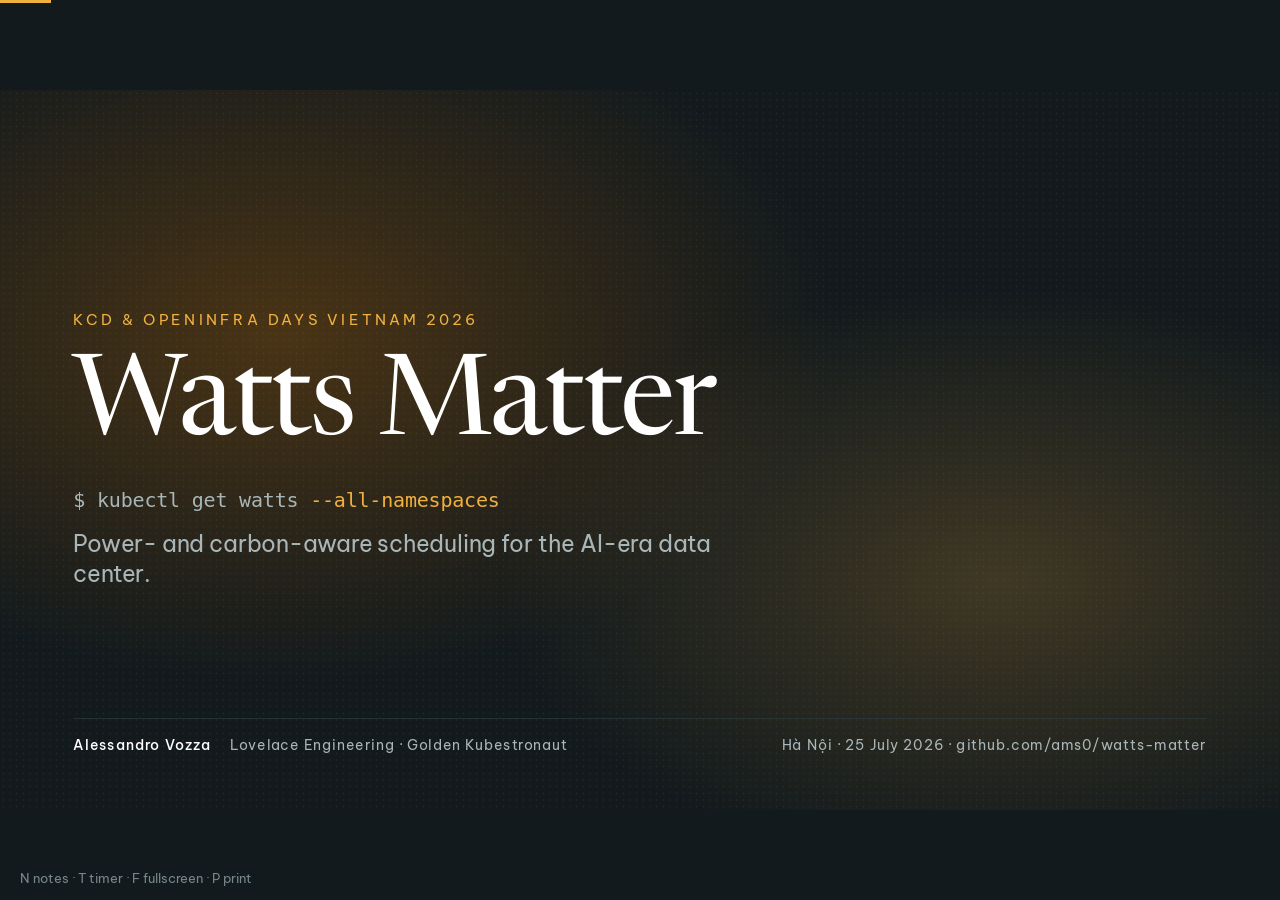
<file: watt-matters/index.html>
<!doctype html>
<html lang="en">
<head>
<meta charset="utf-8">
<meta name="viewport" content="width=device-width, initial-scale=1">
<meta name="description" content="Watts Matter — power- and carbon-aware scheduling for the AI-era data center. KCD &amp; OpenInfra Days Vietnam 2026, Hà Nội. Alessandro Vozza.">
<link rel="icon" href="data:image/svg+xml,%3Csvg xmlns='http://www.w3.org/2000/svg' viewBox='0 0 32 32'%3E%3Crect width='32' height='32' fill='%23131a1d'/%3E%3Cpath d='M18 4 L9 18 h5 l-2 10 9-14 h-5 z' fill='%23f0b040'/%3E%3C/svg%3E">
<title>Watts Matter</title>
<link rel="stylesheet" href="https://fonts.googleapis.com/css2?family=Newsreader:ital,opsz,wght@0,6..72,300..600;1,6..72,300..600&family=Be+Vietnam+Pro:wght@400;500;600;700&display=swap">

<style>
/* ============================================================
   WATTS MATTER — KCD & OpenInfra Days Vietnam 2026
   Ground: graphite #131a1d with a halftone dot texture.
   Accent: amber — watts, heat, the thing being spent.
   Signals: teal = clean grid / good state, rust = idle / throttle.
   Type:   Newsreader (display) + Be Vietnam Pro (body/labels),
           both with full Vietnamese coverage — the closing slide
           and the venue need the diacritics.
   ============================================================ */
:root {
  --ink:            #131a1d;   /* graphite */
  --ink-2:          #1b2427;
  --paper:          #fcfbf8;
  --paper-2:        #f3f2ec;
  --surface-muted:  #eae7dd;
  --cream:          #f7edd9;
  --fg-on-light:    #131a1d;
  --fg-on-dark:     #ffffff;
  --fg-muted:       #5f6b6e;
  --fg-muted-dark:  #a9b6b8;
  --accent:         #94570a;   /* amber, darkened for light grounds */
  --accent-soft:    #f0b040;   /* the same amber lifted, for dark grounds */
  --on-accent:      #fdf6e8;
  --clean:          #2f8f6f;   /* clean grid, good state */
  --hot:            #b3402f;   /* idle, throttle, failure */
  --rule:           #dcdad2;
  --rule-dark:      #2f3d40;

  --f-display: 'Newsreader', 'Iowan Old Style', Georgia, serif;
  --f-body:    'Be Vietnam Pro', Arial, Helvetica, sans-serif;
  --f-mono:    'Be Vietnam Pro', Arial, Helvetica, sans-serif;
  --f-code:    ui-monospace, 'SFMono-Regular', 'JetBrains Mono', Menlo, Consolas, monospace;
}

/* On dark grounds the whole token set lifts, so every rule below
   that reads var(--accent) resolves to the legible variant. */
.on-dark, .slide--hook { --accent: var(--accent-soft); --fg-muted: var(--fg-muted-dark); --rule: var(--rule-dark); }

* { box-sizing: border-box; margin: 0; padding: 0; }
html, body { height: 100%; overflow: hidden; background: var(--ink); font-family: var(--f-body); color: var(--fg-on-dark); }

#deck { position: relative; width: 100vw; height: 100vh; overflow: hidden; background: var(--ink); }

.slide {
  position: absolute; top: 50%; left: 50%;
  width: 1920px; height: 1080px;
  transform: translate(-50%, -50%) scale(var(--scale, 1));
  transform-origin: center center;
  opacity: 0; pointer-events: none;
  transition: opacity 140ms ease;
  font-family: var(--f-body); overflow: hidden;
}
.slide.is-active { opacity: 1; pointer-events: auto; }
@media (prefers-reduced-motion: reduce) { .slide { transition: none; } }

/* ---- footer rule: section left, page right ---- */
.ref {
  position: absolute; bottom: 44px; left: 78px; right: 78px;
  display: flex; align-items: center; gap: 26px;
  border-top: 1px solid var(--rule); padding-top: 16px;
  font-family: var(--f-body); font-size: 19px;
  letter-spacing: 0.1em; text-transform: uppercase;
}
.ref .ref-n { color: var(--accent); font-weight: 700; }
.ref .ref-right { margin-left: auto; display: flex; align-items: center; gap: 20px; }
.ref .ref-pg { font-size: 22px; font-weight: 700; letter-spacing: 0; }
.on-light .ref { color: var(--fg-muted); }
.on-dark  .ref { color: var(--fg-muted-dark); }

/* ---- halftone dot ground ---- */
.on-light {
  background-color: var(--paper); color: var(--fg-on-light);
  background-image:
    radial-gradient(circle, rgba(19,26,29,0.10) 1px, transparent 1.5px),
    radial-gradient(1000px 660px at 76% 42%, rgba(247,237,217,0.85), transparent 70%);
  background-size: 10px 10px, 100% 100%;
}
.on-dark {
  background-color: var(--ink); color: var(--fg-on-dark);
  background-image:
    radial-gradient(circle, rgba(240,176,64,0.13) 1px, transparent 1.5px),
    radial-gradient(1150px 720px at 22% 34%, rgba(148,87,10,0.42), transparent 72%);
  background-size: 10px 10px, 100% 100%;
}

/* ---------- title ---------- */
.slide--title { padding: 120px 110px; display: flex; flex-direction: column; justify-content: center; }
.slide--title::before {
  content: ""; position: absolute; inset: 0;
  background: radial-gradient(1100px 640px at 78% 68%, rgba(240,176,64,0.20), transparent 68%);
}
.slide--title > * { position: relative; }
.slide--title .eyebrow { font-family: var(--f-mono); font-size: 22px; letter-spacing: 0.24em; text-transform: uppercase; color: var(--accent-soft); margin-bottom: 40px; }
.slide--title h1 { font-family: var(--f-display); font-size: 168px; line-height: 0.94; font-weight: 400; letter-spacing: -0.02em; max-width: 15ch; }
.slide--title .prompt { font-family: var(--f-code); font-size: 30px; color: var(--fg-muted-dark); margin-top: 40px; letter-spacing: -0.01em; }
.slide--title .prompt b { color: var(--accent-soft); font-weight: 400; }
.slide--title .sub { font-size: 34px; line-height: 1.35; color: var(--fg-muted-dark); margin-top: 26px; max-width: 46ch; }
.slide--title .meta { position: absolute; bottom: 84px; left: 110px; right: 110px; display: flex; gap: 28px; align-items: baseline;
  font-family: var(--f-mono); font-size: 21px; letter-spacing: 0.06em; color: var(--fg-muted-dark); border-top: 1px solid var(--rule-dark); padding-top: 26px; }
.slide--title .meta .who { color: var(--fg-on-dark); font-weight: 500; }
.slide--title .meta .spacer { flex: 1; }

/* ---------- bold claim ---------- */
.slide--claim { padding: 150px 130px; display: flex; flex-direction: column; justify-content: center; }
.slide--claim .kicker { font-family: var(--f-mono); font-size: 21px; letter-spacing: 0.2em; text-transform: uppercase; color: var(--accent); margin-bottom: 44px; padding-left: 64px; }
.slide--claim p { font-family: var(--f-display); font-size: 96px; line-height: 1.12; font-weight: 400; max-width: 21ch;
  border-left: 8px solid var(--accent); padding-left: 56px; letter-spacing: -0.015em; }
.slide--claim p b { font-style: italic; font-weight: 400; color: var(--accent); }
.slide--claim cite { margin-top: 48px; padding-left: 64px; font-style: normal; font-family: var(--f-mono);
  font-size: 22px; letter-spacing: 0.08em; color: var(--fg-muted); display: block; max-width: 76ch; line-height: 1.5; }

/* ---------- section divider ---------- */
.slide--section { padding: 130px 130px 165px; display: flex; flex-direction: column; justify-content: flex-end; }
.slide--section .num { font-family: var(--f-display); font-size: 210px; font-weight: 400; line-height: 0.9; color: var(--accent); letter-spacing: -0.03em; }
.slide--section h2 { font-family: var(--f-display); font-size: 130px; font-weight: 400; margin-top: 10px; max-width: 22ch; line-height: 1.02; letter-spacing: -0.02em; }
.slide--section .lede { font-size: 32px; color: var(--fg-muted-dark); margin-top: 30px; max-width: 54ch; line-height: 1.4; }

/* ---------- content ---------- */
.slide--content { padding: 150px 130px 150px; display: flex; flex-direction: column; justify-content: center; }
.slide--content h2 { font-family: var(--f-display); font-size: 82px; font-weight: 400; line-height: 1.06; letter-spacing: -0.015em; max-width: 24ch; }
.slide--content .lede { font-size: 30px; color: var(--fg-muted); margin-top: 26px; max-width: 66ch; line-height: 1.4; }
.on-dark.slide--content .lede { color: var(--fg-muted-dark); }
.points { list-style: none; display: grid; gap: 30px; margin-top: 56px; max-width: 1480px; }
.points.two-col { grid-template-columns: 1fr 1fr; gap: 32px 64px; }
.points li { font-size: 30px; line-height: 1.4; padding-left: 32px; border-left: 4px solid var(--accent); }
.points li b { font-weight: 600; display: block; font-size: 32px; margin-bottom: 6px; }
.points li span { color: var(--fg-muted); }

/* shared closing line under any content block */
.kq { font-size: 27px; line-height: 1.4; margin-top: 40px; padding-left: 24px;
  border-left: 4px solid var(--accent); color: var(--fg-muted); max-width: 108ch; }
.kq b { color: var(--fg-on-light); font-weight: 600; }
.on-dark .kq b { color: var(--fg-on-dark); }
.foot { font-family: var(--f-mono); font-size: 19px; letter-spacing: 0.05em; color: var(--fg-muted); margin-top: 34px; }

/* ---------- horizontal bar ladder ---------- */
.slide--bars { padding: 130px 130px 138px; display: flex; flex-direction: column; justify-content: center; }
.slide--bars h2 { font-family: var(--f-display); font-size: 76px; font-weight: 400; line-height: 1.05; }
.slide--bars .lede { font-size: 27px; color: var(--fg-muted); margin-top: 18px; max-width: 82ch; line-height: 1.4; }
.bars { display: grid; gap: 20px; margin-top: 44px; }
.bar { display: grid; grid-template-columns: 190px 1fr; gap: 34px; align-items: center; }
.bar .v { font-family: var(--f-display); font-size: 58px; line-height: 1; color: var(--accent); text-align: right; letter-spacing: -0.02em; }
.bar .v .u { font-size: 0.44em; margin-left: 0.06em; }
.bar .lab { font-size: 25px; line-height: 1.3; margin-bottom: 9px; display: block; }
.bar .lab em { font-style: normal; color: var(--fg-muted); }
.bar .track { position: relative; height: 24px; background: var(--surface-muted); border-radius: 3px; }
.bar .fill { position: absolute; top: 0; left: 0; bottom: 0; background: var(--accent); border-radius: 3px; }
.bar .fill.soft { background: #d9b57e; }
.bar .fill.hot  { background: var(--hot); }

/* ---------- two-card duo (params/tokens, kueue/keda, contribute) ---------- */
.slide--duo { padding: 140px 130px 140px; display: flex; flex-direction: column; justify-content: center; }
.slide--duo h2 { font-family: var(--f-display); font-size: 78px; font-weight: 400; line-height: 1.05; }
.slide--duo .lede { font-size: 27px; color: var(--fg-muted); margin-top: 18px; max-width: 84ch; line-height: 1.4; }
.on-dark.slide--duo .lede { color: var(--fg-muted-dark); }
.duo { display: grid; grid-template-columns: 1fr 1fr; gap: 40px; margin-top: 46px; }
.duo .card { padding: 46px 44px; border-radius: 4px; background: var(--surface-muted); display: flex; flex-direction: column; gap: 16px; }
.duo .card.dark { background: var(--ink); color: var(--fg-on-dark); }
.duo .lbl { font-family: var(--f-mono); font-size: 20px; letter-spacing: 0.16em; text-transform: uppercase; opacity: 0.62; }
.duo .card.dark .lbl { color: var(--accent-soft); opacity: 1; }
.duo h3 { font-family: var(--f-display); font-size: 52px; font-weight: 400; line-height: 1.06; letter-spacing: -0.01em; }
.duo .eg { font-family: var(--f-code); font-size: 21px; line-height: 1.35; color: var(--accent); }
.duo .card.dark .eg { color: var(--accent-soft); }
.duo ul { list-style: none; display: grid; gap: 15px; font-size: 26px; line-height: 1.34; margin-top: 4px; }
.duo .card li { color: var(--fg-muted); }
.duo .card.dark li { color: #cdd6d7; }
.duo li::before { content: "—"; margin-right: 12px; opacity: 0.45; }

/* ---------- before / after ---------- */
.slide--ba { padding: 140px 130px 138px; display: flex; flex-direction: column; justify-content: center; }
.slide--ba h2 { font-family: var(--f-display); font-size: 78px; font-weight: 400; line-height: 1.05; }
.slide--ba .lede { font-size: 27px; color: var(--fg-muted); margin-top: 18px; max-width: 84ch; line-height: 1.4; }
.ba-grid { display: grid; grid-template-columns: 1fr 1fr; gap: 40px; margin-top: 46px; }
.ba-col { padding: 44px 42px; border-radius: 4px; }
.ba-col.old { background: var(--surface-muted); }
.ba-col.new { background: var(--ink); color: var(--fg-on-dark); }
.ba-col .lbl { font-family: var(--f-mono); font-size: 20px; letter-spacing: 0.16em; text-transform: uppercase; opacity: 0.62; }
.ba-col.new .lbl { color: var(--accent-soft); opacity: 1; }
.ba-col ul { list-style: none; display: grid; gap: 20px; margin-top: 30px; font-size: 27px; line-height: 1.35; }
.ba-col li::before { content: "—"; margin-right: 14px; opacity: 0.45; }
.ba-col.old li { color: var(--fg-muted); }
.ba-col.new li { color: #cdd6d7; }

/* ---------- stat pair with a chart beside it ---------- */
.slide--split { padding: 120px 110px 126px; display: grid; grid-template-columns: 640px 1fr; gap: 74px; align-items: center; }
.slide--split h2 { font-family: var(--f-display); font-size: 72px; font-weight: 400; line-height: 1.05; letter-spacing: -0.015em; }
.slide--split .lede { font-size: 26px; color: var(--fg-muted); margin-top: 18px; line-height: 1.4; }
.stats { display: grid; gap: 30px; margin-top: 40px; }
.stat { display: grid; grid-template-columns: 210px 1fr; gap: 28px; align-items: baseline;
  padding-top: 24px; border-top: 1px solid var(--rule); }
.stat .n { font-family: var(--f-display); font-size: 84px; line-height: 0.92; color: var(--accent); letter-spacing: -0.03em; }
.stat .n.sm { font-size: 62px; }
.stat p { font-size: 24px; line-height: 1.36; color: var(--fg-muted); }
.stat p b { color: var(--fg-on-light); font-weight: 600; display: block; font-size: 26px; margin-bottom: 5px; }
.metricstrip { margin-top: 38px; padding: 26px 30px; background: var(--ink); color: var(--fg-on-dark); border-radius: 4px; }
.metricstrip .l { font-family: var(--f-mono); font-size: 19px; letter-spacing: 0.16em; text-transform: uppercase; color: var(--accent-soft); }
.metricstrip .m { font-family: var(--f-code); font-size: 44px; margin-top: 8px; letter-spacing: -0.01em; }

/* ---------- chart canvas ---------- */
.chart svg { display: block; width: 100%; height: auto; }
.slide--curve { padding: 100px 108px 104px; display: flex; flex-direction: column; justify-content: center; }
.slide--curve h2 { font-family: var(--f-display); font-size: 70px; font-weight: 400; line-height: 1.05; letter-spacing: -0.015em; }
.slide--curve .lede { font-size: 26px; color: var(--fg-muted); margin-top: 16px; max-width: 90ch; line-height: 1.4; }
.slide--curve .lede b { color: var(--fg-on-light); font-weight: 600; }
.slide--curve .chart { margin-top: 14px; }
.slide--curve .foot { margin-top: 10px; }
.legend { display: flex; flex-wrap: wrap; gap: 30px; margin-top: 12px; font-family: var(--f-mono); font-size: 20px; color: var(--fg-muted); letter-spacing: 0.04em; }
.legend i { display: inline-block; width: 16px; height: 16px; border-radius: 2px; margin-right: 10px; vertical-align: -2px; }
.promql { font-family: var(--f-code); font-size: 24px; color: var(--accent); background: var(--paper-2);
  border: 1px solid var(--rule); border-radius: 3px; padding: 14px 20px; margin-top: 18px; display: inline-block; }

/* ---------- two-layer stack (PUE vs tokens/watt) ---------- */
.slide--layers { padding: 130px 120px 132px; display: flex; flex-direction: column; justify-content: center; }
.slide--layers h2 { font-family: var(--f-display); font-size: 76px; font-weight: 400; line-height: 1.05; }
.lstack { display: grid; gap: 22px; margin-top: 48px; }
.lrow { display: grid; grid-template-columns: 330px 300px 1fr; gap: 36px; align-items: center;
  padding: 34px 38px; border-radius: 4px; background: var(--paper-2); border-left: 8px solid var(--rule); }
.lrow.compute { background: var(--ink); color: var(--fg-on-dark); border-left-color: var(--accent-soft); }
.lrow .ll { font-family: var(--f-mono); font-size: 21px; letter-spacing: 0.16em; text-transform: uppercase; color: var(--fg-muted); }
.lrow.compute .ll { color: var(--accent-soft); }
.lrow .lm { font-family: var(--f-display); font-size: 74px; line-height: 1; letter-spacing: -0.02em; }
.lrow .lm em { font-style: normal; font-family: var(--f-mono); font-size: 21px; letter-spacing: 0.14em; text-transform: uppercase; display: block; color: var(--fg-muted); margin-top: 6px; }
.lrow.compute .lm { color: var(--accent-soft); font-size: 56px; }
.lrow.compute .lm em { color: var(--fg-muted-dark); }
.lrow p { font-size: 25px; line-height: 1.36; color: var(--fg-muted); }
.checks { list-style: none; display: grid; gap: 11px; }
.checks li { font-family: var(--f-code); font-size: 23px; color: #cdd6d7; }
.checks li::before { content: "[ ] "; color: var(--accent-soft); }

/* ---------- numbered flow (Kepler pipeline) ---------- */
.slide--flow { padding: 130px 110px 132px; display: flex; flex-direction: column; justify-content: center; }
.slide--flow h2 { font-family: var(--f-display); font-size: 76px; font-weight: 400; line-height: 1.05; }
.slide--flow .lede { font-size: 26px; color: var(--fg-muted); margin-top: 18px; max-width: 92ch; line-height: 1.4; }
.flow { display: grid; grid-template-columns: repeat(4, 1fr); gap: 26px; margin-top: 48px; }
.flow .step { position: relative; padding: 34px 30px 36px; border: 2px solid var(--rule); border-radius: 4px; background: rgba(255,255,255,0.6); }
.flow .step:not(:last-child)::after { content: "→"; position: absolute; right: -25px; top: 50%; transform: translateY(-50%);
  font-size: 34px; color: var(--accent); line-height: 1; }
.flow .sn { font-family: var(--f-mono); font-size: 20px; font-weight: 700; letter-spacing: 0.16em; color: var(--accent); }
.flow h3 { font-family: var(--f-display); font-size: 42px; font-weight: 400; line-height: 1.08; margin-top: 12px; }
.flow .sc { font-family: var(--f-code); font-size: 22px; color: var(--fg-muted); margin-top: 14px; line-height: 1.4; }
.calcbar { display: grid; grid-template-columns: auto 1fr; gap: 30px; align-items: center; margin-top: 40px;
  background: var(--ink); color: var(--fg-on-dark); border-radius: 4px; padding: 28px 34px; }
.calcbar code { font-family: var(--f-code); font-size: 27px; color: var(--accent-soft); }
.calcbar span { font-size: 25px; color: var(--fg-muted-dark); line-height: 1.35; }

/* ---------- code ---------- */
.slide--code { padding: 104px 104px 110px; display: grid; grid-template-columns: 1fr 800px; gap: 56px; align-items: center; }
.slide--code h2 { font-family: var(--f-display); font-size: 66px; font-weight: 400; line-height: 1.05; grid-column: 1 / -1; align-self: end; }
.slide--code .codewrap { background: var(--ink); border-radius: 4px; padding: 34px 38px; overflow: hidden; }
.slide--code pre { font-family: var(--f-code); font-size: 23px; line-height: 1.46; color: #dfe6e7; white-space: pre; }
.slide--code .k  { color: var(--accent-soft); }
.slide--code .s  { color: #8fd0b4; }
.slide--code .c  { color: #7d8a8c; }
.slide--code .hl { background: rgba(240,176,64,0.16); display: block; margin: 0 -38px; padding: 0 38px; }
.slide--code .notes-col ul { list-style: none; display: grid; gap: 24px; }
.slide--code .notes-col li { font-size: 27px; line-height: 1.36; padding-left: 26px; border-left: 4px solid var(--accent); }
.slide--code .notes-col li b { font-family: var(--f-code); font-size: 25px; color: var(--accent); font-weight: 400; }
.slide--code .tagline { font-family: var(--f-mono); font-size: 21px; letter-spacing: 0.14em; text-transform: uppercase;
  color: var(--fg-muted); margin-top: 34px; padding-top: 24px; border-top: 1px solid var(--rule); }

/* ---------- arithmetic chain ---------- */
.slide--chain { padding: 130px 110px 132px; display: flex; flex-direction: column; justify-content: center; }
.slide--chain h2 { font-family: var(--f-display); font-size: 78px; font-weight: 400; line-height: 1.05; }
.chain { display: grid; grid-template-columns: 1fr 180px 1fr 180px 1fr; align-items: stretch; margin-top: 56px; }
.chain .arw { font-size: 46px; color: var(--accent); text-align: center; line-height: 1; align-self: center; }
.chain .arw em { display: block; font-style: normal; font-family: var(--f-mono); font-size: 19px;
  letter-spacing: 0.08em; color: var(--fg-muted); margin-top: 12px; text-transform: uppercase; max-width: 150px; margin-left: auto; margin-right: auto; line-height: 1.3; }
.chain .cell { padding: 40px 36px; border-radius: 4px; background: var(--paper-2); border: 1px solid var(--rule); text-align: center;
  display: flex; flex-direction: column; justify-content: center; }
.chain .cell.win { background: var(--ink); color: var(--fg-on-dark); border-color: var(--ink); }
.chain .cl { font-family: var(--f-mono); font-size: 19px; letter-spacing: 0.16em; text-transform: uppercase; color: var(--fg-muted); }
.chain .cell.win .cl { color: var(--accent-soft); }
.chain .cv { font-family: var(--f-display); font-size: 104px; line-height: 1; letter-spacing: -0.03em; margin-top: 18px; }
.chain .cell.win .cv { color: var(--accent-soft); }
.chain .cs { font-size: 24px; color: var(--fg-muted); margin-top: 16px; line-height: 1.35; }
.chain .cell.win .cs { color: var(--fg-muted-dark); }

/* ---------- metric + levers ---------- */
.slide--levers { padding: 118px 118px 122px; display: flex; flex-direction: column; justify-content: center; }
.slide--levers .top { display: grid; grid-template-columns: 480px 1fr; gap: 64px; align-items: center; }
.slide--levers .bignum { font-family: var(--f-display); font-size: 152px; line-height: 0.9; color: var(--accent); letter-spacing: -0.035em; }
.slide--levers .bigcap { font-family: var(--f-mono); font-size: 20px; letter-spacing: 0.14em; text-transform: uppercase; color: var(--fg-muted); margin-top: 18px; line-height: 1.5; }
.slide--levers h2 { font-family: var(--f-display); font-size: 76px; font-weight: 400; line-height: 1.05; }
.slide--levers .lede { font-size: 26px; color: var(--fg-muted); margin-top: 16px; line-height: 1.4; max-width: 58ch; }
.levers { display: grid; grid-template-columns: 1fr 1fr; gap: 26px 40px; margin-top: 44px; }
.lever { padding-left: 28px; border-left: 5px solid var(--accent); }
.lever b { display: block; font-size: 32px; font-weight: 600; line-height: 1.2; }
.lever span { display: block; font-size: 24px; line-height: 1.36; color: var(--fg-muted); margin-top: 8px; }

/* ---------- three-way cards ---------- */
.slide--trio { padding: 130px 116px 132px; display: flex; flex-direction: column; justify-content: center; }
.slide--trio h2 { font-family: var(--f-display); font-size: 78px; font-weight: 400; line-height: 1.05; }
.slide--trio .lede { font-size: 27px; color: var(--fg-muted); margin-top: 18px; max-width: 80ch; line-height: 1.4; }
.trio { display: grid; grid-template-columns: repeat(3, 1fr); gap: 30px; margin-top: 48px; }
.trio .card { padding: 38px 34px; border-radius: 4px; background: var(--surface-muted); display: flex; flex-direction: column; gap: 16px; }
.trio h3 { font-family: var(--f-display); font-size: 46px; font-weight: 400; line-height: 1.06; }
.trio p { font-size: 25px; line-height: 1.36; color: var(--fg-muted); }
.trio .fix { font-family: var(--f-code); font-size: 21px; line-height: 1.4; color: var(--accent); margin-top: auto;
  padding-top: 20px; border-top: 1px solid var(--rule); }

/* ---------- timeline ---------- */
.slide--timeline { padding: 150px 110px 150px; display: flex; flex-direction: column; justify-content: center; }
.slide--timeline h2 { font-family: var(--f-display); font-size: 78px; font-weight: 400; }
.slide--timeline .lede { font-size: 27px; color: var(--fg-muted); margin-top: 18px; max-width: 80ch; line-height: 1.4; }
.tl { list-style: none; display: grid; grid-auto-flow: column; grid-auto-columns: 1fr; gap: 38px; position: relative; margin-top: 70px; }
.tl::before { content: ""; position: absolute; top: 13px; left: 0; right: 0; height: 2px; background: var(--rule); }
.tl li { position: relative; padding-top: 58px; }
.tl li::before { content: ""; position: absolute; top: 0; left: 0; width: 28px; height: 28px; border-radius: 50%; background: var(--accent); }
.tl .date { font-family: var(--f-mono); font-size: 21px; letter-spacing: 0.12em; color: var(--accent); display: block; margin-bottom: 14px; text-transform: uppercase; }
.tl b { display: block; font-size: 31px; line-height: 1.25; font-weight: 600; }
.tl p { font-size: 24px; line-height: 1.38; color: var(--fg-muted); margin-top: 12px; }

/* ---------- cta with portrait ---------- */
.slide--cta { padding: 140px 130px; display: grid; grid-template-columns: 1fr 400px; gap: 96px; align-items: center; }
.slide--cta::before { content: ""; position: absolute; inset: 0; background: radial-gradient(980px 600px at 18% 78%, rgba(240,176,64,0.20), transparent 66%); }
.slide--cta > * { position: relative; }
.slide--cta h2 { font-family: var(--f-display); font-size: 92px; font-weight: 400; line-height: 1.04; max-width: 18ch; letter-spacing: -0.02em; }
.slide--cta h2 em { font-style: italic; color: var(--accent-soft); }
.slide--cta .ask { font-size: 30px; max-width: 48ch; line-height: 1.4; color: var(--fg-muted-dark); margin-top: 32px; }
.slide--cta ul { list-style: none; display: grid; gap: 16px; font-family: var(--f-code); font-size: 25px; margin-top: 38px; }
.slide--cta ul span { display: inline-block; width: 190px; color: var(--accent-soft); letter-spacing: 0.1em; text-transform: uppercase; font-size: 20px; font-family: var(--f-mono); }
.slide--cta ul a { color: inherit; text-decoration: none; border-bottom: 1px solid rgba(240,176,64,0.55); }
.slide--cta .thanks { font-family: var(--f-display); font-size: 46px; color: var(--accent-soft); margin-top: 42px; font-style: italic; }
.me-col { display: flex; flex-direction: column; align-items: flex-start; gap: 20px; }
.me-col .portrait { width: 300px; height: 300px; border-radius: 50%; object-fit: cover;
  border: 8px solid rgba(240,176,64,0.20); box-shadow: 0 0 0 2px var(--accent-soft); }
.me-col .who { font-family: var(--f-display); font-size: 46px; line-height: 1.05; }
.me-col .role { font-family: var(--f-mono); font-size: 21px; line-height: 1.45; color: var(--fg-muted-dark); letter-spacing: 0.04em; margin-top: -10px; }

/* ---------- appendix / sources ---------- */
.slide--srcs { padding: 74px 88px 78px; display: flex; flex-direction: column; justify-content: center; }
.slide--srcs h2 { font-family: var(--f-display); font-size: 58px; font-weight: 400; margin-bottom: 30px; }
.srcs { list-style: none; display: grid; grid-template-columns: 1fr 1fr; gap: 10px 42px; font-size: 18px; line-height: 1.3; }
.srcs li { padding-left: 22px; border-left: 3px solid var(--accent); color: var(--fg-muted); }
.srcs li b { display: block; color: var(--fg-on-light); font-weight: 600; }

/* ---------- chrome ---------- */
#progress { position: fixed; top: 0; left: 0; height: 3px; background: var(--accent-soft); z-index: 200; transition: width 180ms ease; }
#counter { display: none; }
#notes {
  position: fixed; left: 0; right: 0; bottom: 0; z-index: 300;
  background: #10171a; border-top: 3px solid var(--accent-soft);
  padding: 20px 28px 22px; max-height: 42vh; overflow-y: auto; display: none;
  font-size: 15px; line-height: 1.55; color: #d3d7d8;
}
#notes.on { display: block; }
#notes h4 { font-family: var(--f-body); font-size: 12px; letter-spacing: 0.16em; text-transform: uppercase; color: var(--accent-soft); margin-bottom: 10px; display: flex; gap: 18px; align-items: baseline; }
#notes h4 .clock { margin-left: auto; color: #94a2a4; }
#notes p { margin-bottom: 8px; max-width: 112ch; }
#notes b { color: #fff; }
#notes code { font-family: var(--f-code); color: var(--accent-soft); }
#notes .say { border-left: 3px solid var(--accent-soft); padding-left: 12px; font-style: italic; color: #f0ece5; }
.s-notes { display: none; }
#help { position: fixed; bottom: 14px; left: 20px; font-family: var(--f-body); font-size: 13px; color: #77878a; z-index: 200;
  transition: opacity 400ms ease; pointer-events: none; }
#help.gone { opacity: 0; }

/* ---------- click-through reveal ---------- */
/* Items keep their layout space, so nothing reflows as they appear. */
.frag { opacity: 0; transition: opacity 300ms ease, transform 300ms ease; transform: translateY(10px); }
.frag.on { opacity: 1; transform: none; }
@media (prefers-reduced-motion: reduce) { .frag { transition: none; transform: none; } }

@media print {
  @page { size: 1920px 1080px; margin: 0; }
  html, body { overflow: visible; }
  #deck { width: auto; height: auto; }
  #progress, #counter, #notes, #help { display: none !important; }
  .frag { opacity: 1 !important; transform: none !important; }
  .slide { position: relative; top: auto; left: auto; transform: none; opacity: 1 !important; page-break-after: always; }
}
</style>
</head>
<body>

<div id="progress"></div>

<main id="deck">

<!-- 1 ..................................................................... -->
<section class="slide on-dark slide--title">
  <p class="eyebrow">KCD &amp; OpenInfra Days Vietnam 2026</p>
  <h1>Watts Matter</h1>
  <p class="prompt">$ kubectl get watts <b>--all-namespaces</b></p>
  <p class="sub">Power- and carbon-aware scheduling for the AI-era data center.</p>
  <footer class="meta">
    <span class="who">Alessandro Vozza</span>
    <span>Lovelace Engineering · Golden Kubestronaut</span>
    <span class="spacer"></span>
    <span>Hà Nội · 25 July 2026 · github.com/ams0/watts-matter</span>
  </footer>
  <div class="s-notes">
    <p><b>Open with energy. Do not read the title out loud.</b> The prompt line does the joke for you — let the room read it.</p>
    <p>Straight into the ladder. The first substantive thing out of your mouth should be a unit, not a thank-you.</p>
  </div>
</section>

<!-- 2 ..................................................................... -->
<section class="slide on-light slide--bars">
  <div class="ref"><span class="ref-n">§ 00</span><span>Definitions</span></div>
  <h2>What is a watt?</h2>
  <p class="lede"><b>1 W = 1 joule / second.</b> A rate, not an amount. Energy is what you pay for. Power is what the breaker, the feed and the thermals cap <em>right now</em>.</p>
  <div class="bars">
    <div class="bar frag"><span class="v">1<span class="u">W</span></span><div><span class="lab">LED bulb</span><div class="track"><div class="fill" style="width:2%"></div></div></div></div>
    <div class="bar frag"><span class="v">20<span class="u">W</span></span><div><span class="lab">Human brain <em>— remember this number</em></span><div class="track"><div class="fill" style="width:14%"></div></div></div></div>
    <div class="bar frag"><span class="v">700<span class="u">W</span></span><div><span class="lab">NVIDIA H100</span><div class="track"><div class="fill" style="width:32%"></div></div></div></div>
    <div class="bar frag"><span class="v">10<span class="u">kW</span></span><div><span class="lab">8-GPU server</span><div class="track"><div class="fill" style="width:44%"></div></div></div></div>
    <div class="bar frag"><span class="v">40<span class="u">kW</span></span><div><span class="lab">One rack</span><div class="track"><div class="fill" style="width:51%"></div></div></div></div>
    <div class="bar frag"><span class="v">1<span class="u">GW</span></span><div><span class="lab">AI campus</span><div class="track"><div class="fill hot" style="width:100%"></div></div></div></div>
  </div>
  <p class="kq"><b>Nine orders of magnitude</b> from a light bulb to an AI campus — and the feed into your building is fixed.</p>
  <p class="foot">Log scale. Bar length is log₁₀ of the rate, normalised to 1 GW.</p>
  <div class="s-notes">
    <p><b>~50 seconds.</b> Ground the room in the unit before anything else. A watt is a <b>rate</b> — joules per second. Energy (joules, kWh) is the bill; power (watts) is the constraint: breaker, feed and thermal limit cap the rate right now.</p>
    <p>Walk the ladder fast, one click per rung: bulb 1 W, your brain 20 W — flag that number, you come back to it on the next slide — H100 700 W, server 10 kW, rack 40 kW, gigawatt campuses.</p>
    <p class="say">"Nine orders of magnitude. And the one number you cannot change this quarter is the feed into your building."</p>
  </div>
</section>

<!-- 3 ..................................................................... -->
<section class="slide on-light slide--duo">
  <div class="ref"><span class="ref-n">§ 00</span><span>Definitions</span></div>
  <h2>What is intelligence? <em style="font-style:italic;color:var(--accent)">Ask a physicist.</em></h2>
  <p class="lede">Turning energy into ordered information. Which makes it a thermodynamic process, with a price floor — and a very long way above it.</p>
  <div class="duo">
    <div class="card">
      <span class="lbl">Computation is physical</span>
      <h3>kT · ln 2 ≈ 3 × 10⁻²¹ J</h3>
      <p class="eg">Landauer, 1961</p>
      <ul>
        <li>The minimum cost of erasing one bit</li>
        <li>Every token your cluster emits has a thermodynamic price floor</li>
        <li>Today's inference runs many orders of magnitude above it</li>
      </ul>
    </div>
    <div class="card dark">
      <span class="lbl">The reference implementation</span>
      <h3>20 W vs 700 W</h3>
      <p class="eg">human brain vs NVIDIA H100</p>
      <ul>
        <li>The best-known intelligence runs on twenty watts</li>
        <li>We are nowhere near any physical limit</li>
        <li>The headroom is the whole opportunity</li>
      </ul>
    </div>
  </div>
  <p class="kq"><b>Efficiency isn't blocked by physics. It's blocked by engineering</b> — and engineering is our job.</p>
  <div class="s-notes">
    <p><b>~60 seconds.</b> Intelligence = turning energy into ordered information. Computation has a price floor: Landauer 1961, <code>kT ln 2</code> per bit erased, roughly 3 × 10⁻²¹ J at room temperature.</p>
    <p><b>Do not overclaim a number here.</b> Inference runs many orders of magnitude above that floor — the point is headroom, not a precise multiple. If a physicist in the room pushes, concede the imprecision immediately and keep the direction.</p>
    <p class="say">"The best-known intelligence we have runs on twenty watts. An H100 is seven hundred. Physics is not the blocker. Engineering is — and engineering is our job."</p>
  </div>
</section>

<!-- 4 ..................................................................... -->
<section class="slide on-light slide--ba">
  <div class="ref"><span class="ref-n">§ 00</span><span>Definitions</span></div>
  <h2>What is a token?</h2>
  <p class="lede">The unit of machine thought-flow: about three-quarters of a word — and every one of them is a full forward pass through the model.</p>
  <div class="ba-grid">
    <div class="ba-col old">
      <span class="lbl">Parameters — stored structure</span>
      <ul>
        <li>The refinery equipment</li>
        <li>Bought once, at training time (capex)</li>
        <li>Sit in HBM: potential energy</li>
      </ul>
    </div>
    <div class="ba-col new">
      <span class="lbl">Tokens — flow</span>
      <ul>
        <li>The product coming off the line</li>
        <li>Paid per unit, at inference time (opex)</li>
        <li>Each one spends joules: kinetic energy</li>
      </ul>
    </div>
  </div>
  <p class="kq"><b>Nobody buys tokens — they buy outcomes.</b> Reasoning models burn 10–100× more tokens per answer, so tokens/watt is the proxy we can meter and <b>joules per answer</b> is the objective.</p>
  <div class="s-notes">
    <p><b>~55 seconds.</b> A token is roughly three-quarters of an English word, and generating each one is a full forward pass.</p>
    <p>Parameters are stored structure — bought once at training, sitting in HBM, potential energy. Tokens are flow — paid per unit at inference, joules each. <b>This is also why MoE and quantization work:</b> fewer active parameters moved per token.</p>
    <p>Then the caveat, and do not skip it: nobody buys tokens, they buy outcomes. Reasoning models burn 10–100× more tokens per answer. Tokens per watt is the proxy we can meter; joules per answer is the thing we actually want.</p>
  </div>
</section>

<!-- 5 ..................................................................... -->
<section class="slide on-dark slide--claim">
  <div class="ref"><span class="ref-n">§ 00</span><span>Fix the sentence</span></div>
  <p class="kicker">Fix the sentence — "Tokens are the new oil."</p>
  <p>Tokens are the gasoline.<br>Watts are the <b>crude</b>.<br>Your scheduler is the refinery.</p>
  <cite>Huang, GTC 2026 — AI factories: raw material in is data and electricity, product out is tokens. Oil is an input, scarce and extracted. Tokens are an output, manufactured.</cite>
  <div class="s-notes">
    <p>Tokens <b>are</b> the commodity — 140 trillion a day in China alone. But the analogy is backwards: oil is an <b>input</b>, scarce and extracted. Tokens are an <b>output</b>, manufactured. Huang's own framing agrees — raw material in is data and electricity.</p>
    <p class="say">"Tokens are the gasoline. Watts are the crude. And your scheduler is the refinery — which is the part nobody is tuning."</p>
    <p><b>Interaction beat, do it here:</b> show of hands — who runs GPUs? Keep the hands up: who knows what their busiest pod draws in watts? The second question kills almost every hand in the room. That silence is the talk.</p>
  </div>
</section>

<!-- 6 ..................................................................... -->
<section class="slide on-light slide--split">
  <div class="ref"><span class="ref-n">§ 00</span><span>The economics</span></div>
  <div>
    <h2>The margin squeeze</h2>
    <p class="lede">This is a commercial argument, not a sustainability one. Two curves you don't control, moving in opposite directions.</p>
    <div class="stats">
      <div class="stat">
        <span class="n">÷2</span>
        <p><b>Token prices</b>Roughly every three months. GPU capex is already sunk — the one marginal cost you still control is energy.</p>
      </div>
      <div class="stat">
        <span class="n sm">12–18<span style="font-size:0.42em"> mo</span></span>
        <p><b>To upgrade a power feed</b>If the utility says yes at all. Singapore said no for years.</p>
      </div>
    </div>
    <div class="metricstrip">
      <span class="l">The metric</span>
      <div class="m">tokens / $ / watt</div>
    </div>
  </div>
  <div class="chart">
    <svg viewBox="0 0 900 620" role="img" aria-label="Two diverging curves: revenue per token falling steeply over time while data center power demand rises, with the gap between them labelled as the margin.">
      <g stroke="#dcdad2" stroke-width="1">
        <line x1="90" y1="80"  x2="860" y2="80"/>
        <line x1="90" y1="190" x2="860" y2="190"/>
        <line x1="90" y1="300" x2="860" y2="300"/>
        <line x1="90" y1="410" x2="860" y2="410"/>
      </g>
      <line x1="90" y1="500" x2="860" y2="500" stroke="#131a1d" stroke-width="2"/>
      <line x1="90" y1="60"  x2="90"  y2="500" stroke="#131a1d" stroke-width="2"/>

      <polyline fill="none" stroke="#b3402f" stroke-width="6" stroke-linecap="round" stroke-linejoin="round"
        points="90,90 190,180 290,262 390,330 490,384 590,424 690,452 790,472 860,482"/>
      <polyline fill="none" stroke="#2f8f6f" stroke-width="6" stroke-linecap="round" stroke-linejoin="round"
        points="90,452 190,436 290,412 390,380 490,338 590,288 690,228 790,158 860,98"/>

      <g font-family="'Be Vietnam Pro', Arial, sans-serif" font-size="23" font-weight="600">
        <text x="182" y="128" fill="#b3402f">REVENUE PER TOKEN</text>
        <text x="856" y="82" fill="#2f8f6f" text-anchor="end">DATA CENTER POWER DEMAND</text>
      </g>
      <g font-family="'Be Vietnam Pro', Arial, sans-serif" font-size="21" fill="#5f6b6e">
        <text x="90"  y="536">2024</text>
        <text x="475" y="536" text-anchor="middle">2027</text>
        <text x="860" y="536" text-anchor="end">2030</text>
        <text x="475" y="580" text-anchor="middle" font-size="22" fill="#131a1d" letter-spacing="1.4">THE GAP IS YOUR MARGIN — AND IT IS CLOSING</text>
      </g>
      <line x1="590" y1="288" x2="590" y2="424" stroke="#94570a" stroke-width="3" stroke-dasharray="8 7"/>
      <text x="606" y="364" font-family="'Be Vietnam Pro', Arial, sans-serif" font-size="21" font-weight="600" fill="#94570a">the squeeze</text>
    </svg>
    <p class="foot">Shapes, not forecasts. IEA: data centers reach ~945 TWh by 2030 — twice 2024, more than Japan consumes today.</p>
  </div>
  <div class="s-notes">
    <p><b>Commercial framing, not sustainability.</b> This is the slide that makes a CFO care, and it is the reason the rest of the talk gets funded.</p>
    <p>Token revenue halves roughly every quarter — a curve you do not control. GPU capex is sunk. The one marginal cost you still control is energy. And on the other side there is a hard ceiling: the power feed, twelve to eighteen months to upgrade, assuming the utility says yes. Singapore said no for years.</p>
    <p class="say">"Between a price that halves and a feed that doesn't grow sits exactly one lever: how efficiently you turn watts into tokens."</p>
    <p>Be scrupulous: the curves are <b>shapes</b>, not forecasts. The only hard number on the slide is the IEA one.</p>
  </div>
</section>

<!-- 7 ..................................................................... -->
<section class="slide on-light slide--ba">
  <div class="ref"><span class="ref-n">§ 00</span><span>The gap</span></div>
  <h2>The scheduler is blind to all of it</h2>
  <p class="lede">Two views of the same machine, and only one of them is wired into admission decisions.</p>
  <div class="ba-grid">
    <div class="ba-col old">
      <span class="lbl">kube-scheduler sees</span>
      <ul>
        <li><b>cpu · memory</b></li>
        <li>Fungible abstractions, designed in 2015</li>
        <li>Additive, per-node, time-invariant</li>
      </ul>
    </div>
    <div class="ba-col new">
      <span class="lbl">The data center knows</span>
      <ul>
        <li><b>watts · heat · price · carbon</b></li>
        <li>Shared caps, time-varying, physical</li>
        <li>Overcommit a breaker and it <em>opens</em></li>
      </ul>
    </div>
  </div>
  <p class="kq"><b>100 W</b> is what an idle H100 draws. <b>60%</b> of peak power is what a GPU pulls at 30% busy. Low utilization is the most expensive way to run hardware.</p>
  <div class="s-notes">
    <p><b>The blindness is structural, in three ways. Name all three.</b></p>
    <p><b>(1) Shared physical cap.</b> CPU and memory are per-node and additive. Watts are shared across a rack behind one breaker — overcommit it and it <b>opens</b>, and every node behind it goes down at once. The scheduler has no concept for this.</p>
    <p><b>(2) Time.</b> Spot prices swing three to ten times daily. Vietnam's hydro seasonality moves the grid mix across the year. A scheduler decision is time-invariant; the cost of it is not.</p>
    <p><b>(3) Non-linear idle floor.</b> An idle H100 still burns ~100 W, and at 30% utilization you are paying ~60% of peak power. So two GPUs at 40% draw more total power than one at 80% doing the same work. Packing is not a rounding error.</p>
  </div>
</section>

<!-- 8 ..................................................................... -->
<section class="slide on-light slide--layers">
  <div class="ref"><span class="ref-n">§ 00</span><span>The gap</span></div>
  <h2>The metric your facility can't give you</h2>
  <div class="lstack">
    <div class="lrow">
      <span class="ll">Facility layer</span>
      <span class="lm">1.57<em>PUE</em></span>
      <p>How efficiently power reaches the servers. Says nothing whatsoever about what the compute does with it. PUE stops at the server intake.</p>
    </div>
    <div class="lrow compute">
      <span class="ll">Compute layer</span>
      <span class="lm">tokens / watt<em>the missing metric</em></span>
      <ul class="checks">
        <li>GPU telemetry</li>
        <li>workload-scheduler visibility</li>
        <li>per-workload power attribution</li>
      </ul>
    </div>
  </div>
  <p class="kq">That's not a facilities problem. <b>That's a Kubernetes problem</b> — and it is solvable with three open-source projects.</p>
  <div class="s-notes">
    <p>PUE is a good metric that answers a different question. It stops at the server intake: how much of the power drawn from the grid reaches the machines. A perfect 1.0 tells you nothing about whether the GPUs behind it are idle.</p>
    <p>Tokens per watt measures the compute layer, and it needs exactly three things: GPU telemetry, scheduler visibility, and per-workload power attribution. Read that list back and land the line — <b>that list is a Kubernetes problem</b>, which is why this is a KCD talk and not a facilities talk.</p>
    <p>Say explicitly that PUE and tokens/watt are <b>complements</b>. Someone in this room owns a PUE number and you are not attacking it.</p>
  </div>
</section>

<!-- 9 ..................................................................... -->
<section class="slide on-dark slide--section">
  <span class="num">01</span>
  <h2>Measure</h2>
  <p class="lede">You cannot schedule what you cannot see. Watts per pod, exported like any other metric.</p>
  <div class="s-notes">
    <p>Three moves in this talk: <b>measure, shift, pack</b>. Say all three now so the room has the map, then take them in order.</p>
    <p>First, measure. And be blunt that this move alone — changing nothing else — is where most teams find their first double-digit win.</p>
  </div>
</section>

<!-- 10 .................................................................... -->
<section class="slide on-light slide--flow">
  <div class="ref"><span class="ref-n">§ 01</span><span>Measure</span></div>
  <h2>Measure: Kepler</h2>
  <p class="lede">Kubernetes Efficient Power Level Exporter · CNCF sandbox since 2023 · deploys as a DaemonSet with a Helm chart.</p>
  <div class="flow">
    <div class="step"><span class="sn">01</span><h3>Hardware meters</h3><p class="sc">RAPL · DCGM · IPMI</p></div>
    <div class="step"><span class="sn">02</span><h3>Attribution</h3><p class="sc">power → processes</p></div>
    <div class="step"><span class="sn">03</span><h3>Aggregation</h3><p class="sc">processes → pods</p></div>
    <div class="step"><span class="sn">04</span><h3>Prometheus</h3><p class="sc">metrics + Grafana</p></div>
  </div>
  <div class="calcbar">
    <code>rate(kepler_container_joules_total) × tariff</code>
    <span>= showback in your own currency, per team, with no new billing system.</span>
  </div>
  <p class="kq"><b>Caveat, say it now:</b> cloud VMs usually lack RAPL, so you get an estimation fallback. Full fidelity is on bare metal — which is what this room runs.</p>
  <div class="s-notes">
    <p>Kepler reads hardware power meters — RAPL for CPU and DRAM, DCGM for GPUs, IPMI for the platform — attributes power to processes, rolls those up to pods, and exports Prometheus metrics. Deployment is a DaemonSet and a Helm chart. That is the whole install story.</p>
    <p><b>Say the caveat here, not in the Q&amp;A.</b> Cloud VMs generally do not expose RAPL, so you fall back to estimation. Bare metal gives full fidelity — and an OpenInfra room is disproportionately bare metal, so this is good news for them specifically.</p>
    <p>The multiplication line is the one people write down: joules rate times tariff equals showback per team, in dong or dollars.</p>
  </div>
</section>

<!-- 11 .................................................................... -->
<section class="slide on-light slide--curve">
  <div class="ref"><span class="ref-n">§ 01</span><span>Measure</span></div>
  <h2>What visibility looks like</h2>
  <p class="promql">sum(rate(kepler_container_joules_total[5m])) by (namespace)</p>
  <div class="chart">
    <svg viewBox="0 0 1600 560" role="img" aria-label="Stacked area chart of cluster power draw by namespace over 24 hours, roughly flat at seven kilowatts, with notebooks holding a constant band day and night.">
      <g stroke="#dcdad2" stroke-width="1">
        <line x1="120" y1="470" x2="1540" y2="470"/>
        <line x1="120" y1="367" x2="1540" y2="367"/>
        <line x1="120" y1="265" x2="1540" y2="265"/>
        <line x1="120" y1="162" x2="1540" y2="162"/>
        <line x1="120" y1="60"  x2="1540" y2="60"/>
      </g>

      <polygon fill="#6b7a7d" points="120,439 297,439 475,439 652,439 830,439 1007,439 1185,439 1362,439 1540,439 1540,470 120,470"/>
      <polygon fill="#b3402f" points="120,393 297,393 475,393 652,393 830,393 1007,393 1185,393 1362,393 1540,393 1540,439 120,439"/>
      <polygon fill="#cbbd94" points="120,383 297,383 475,378 652,332 830,316 1007,321 1185,347 1362,373 1540,383 1540,393 120,393"/>
      <polygon fill="#94570a" points="120,332 297,337 475,316 652,168 830,101 1007,116 1185,173 1362,260 1540,321 1540,383 1362,373 1185,347 1007,321 830,316 652,332 475,378 297,383 120,383"/>
      <polygon fill="#2f8f6f" points="120,116 297,111 475,122 652,116 830,80 1007,91 1185,132 1362,127 1540,116 1540,321 1362,260 1185,173 1007,116 830,101 652,168 475,316 297,337 120,332"/>

      <line x1="120" y1="470" x2="1540" y2="470" stroke="#131a1d" stroke-width="2"/>
      <line x1="120" y1="40"  x2="120"  y2="470" stroke="#131a1d" stroke-width="2"/>

      <g font-family="'Be Vietnam Pro', Arial, sans-serif" font-size="21" fill="#5f6b6e" text-anchor="end">
        <text x="104" y="477">0</text>
        <text x="104" y="374">2 kW</text>
        <text x="104" y="272">4 kW</text>
        <text x="104" y="169">6 kW</text>
        <text x="104" y="67">8 kW</text>
      </g>
      <g font-family="'Be Vietnam Pro', Arial, sans-serif" font-size="21" fill="#5f6b6e" text-anchor="middle">
        <text x="120"  y="504">00:00</text>
        <text x="475"  y="504">06:00</text>
        <text x="830"  y="504">12:00</text>
        <text x="1185" y="504">18:00</text>
        <text x="1540" y="504">24:00</text>
      </g>
      <line x1="120" y1="393" x2="1540" y2="393" stroke="#fcfbf8" stroke-width="2" stroke-dasharray="6 6"/>
      <text x="1524" y="425" font-family="'Be Vietnam Pro', Arial, sans-serif" font-size="23" font-weight="600" fill="#fcfbf8" text-anchor="end">notebooks — 900 W, all night, every night</text>
    </svg>
  </div>
  <div class="legend">
    <span><i style="background:#2f8f6f"></i>ml-train</span>
    <span><i style="background:#94570a"></i>inference</span>
    <span><i style="background:#cbbd94"></i>ci</span>
    <span><i style="background:#b3402f"></i>notebooks</span>
    <span><i style="background:#6b7a7d"></i>platform</span>
  </div>
  <p class="foot">Illustrative shape — replace with a live capture from your own cluster before you present this.</p>
  <div class="s-notes">
    <p><b>Point at the panel, do not narrate the query.</b> Watts per namespace, live. Multiply by tariff and it is showback per team.</p>
    <p>Then point at the red band specifically: notebooks, flat, nine hundred watts, right through the night. Nobody is looking at them. <b>The team whose forgotten notebooks cost thousands a month finds the scale-to-zero button within a week of seeing this panel.</b></p>
    <p class="say">"This dashboard changes organizations faster than any policy document. You don't have to mandate anything — you just have to show people their own number."</p>
    <p><b>Replace this with a real screenshot from your cluster before the talk.</b> A live capture is worth ten times the illustrative version, and the room can tell the difference.</p>
  </div>
</section>

<!-- 12 .................................................................... -->
<section class="slide on-light slide--curve">
  <div class="ref"><span class="ref-n">§ 01</span><span>Measure</span></div>
  <h2>My favourite screenshot</h2>
  <p class="lede">GPU 3 · <b>DCGM_FI_DEV_POWER_USAGE</b> vs <b>DCGM_FI_DEV_GPU_UTIL</b> · 24 hours. This GPU is allocated to a pod.</p>
  <div class="chart">
    <svg viewBox="0 0 1600 480" role="img" aria-label="Twenty-four hour chart showing GPU power flat at ninety-five watts while GPU utilization stays flat at zero percent.">
      <g stroke="#dcdad2" stroke-width="1">
        <line x1="140" y1="100" x2="1520" y2="100"/>
        <line x1="140" y1="200" x2="1520" y2="200"/>
        <line x1="140" y1="300" x2="1520" y2="300"/>
      </g>
      <line x1="140" y1="400" x2="1520" y2="400" stroke="#131a1d" stroke-width="2"/>
      <line x1="140" y1="50"  x2="140"  y2="400" stroke="#131a1d" stroke-width="2"/>

      <line x1="140" y1="346" x2="1520" y2="346" stroke="#94570a" stroke-width="7" stroke-linecap="round"/>
      <line x1="140" y1="396" x2="1520" y2="396" stroke="#b3402f" stroke-width="5" stroke-dasharray="14 10" stroke-linecap="round"/>

      <circle cx="140" cy="346" r="9" fill="#94570a"/>
      <text x="168" y="322" font-family="'Be Vietnam Pro', Arial, sans-serif" font-size="30" font-weight="700" fill="#94570a">95 W — power drawn, flat, all day</text>
      <text x="168" y="438" font-family="'Be Vietnam Pro', Arial, sans-serif" font-size="30" font-weight="700" fill="#b3402f">0 % — utilization, flat, all day</text>

      <g font-family="'Be Vietnam Pro', Arial, sans-serif" font-size="21" fill="#5f6b6e" text-anchor="end">
        <text x="124" y="107">300 W</text>
        <text x="124" y="207">200 W</text>
        <text x="124" y="307">100 W</text>
        <text x="124" y="407">0</text>
      </g>
      <g font-family="'Be Vietnam Pro', Arial, sans-serif" font-size="21" fill="#5f6b6e" text-anchor="middle">
        <text x="140"  y="470">00:00</text>
        <text x="830"  y="470">12:00</text>
        <text x="1520" y="470">24:00</text>
      </g>
      <text x="1508" y="90" font-family="Newsreader, Georgia, serif" font-size="52" fill="#131a1d" text-anchor="end">Allocated. Idle.</text>
    </svg>
  </div>
  <p class="kq"><b>Burning crude. Refining nothing.</b></p>
  <p class="foot">Illustrative shape — replace with a live capture. Yours will look worse.</p>
  <div class="s-notes">
    <p><b>Slow down. This is the image the room takes home.</b></p>
    <p>State the three facts flatly, in this order: this GPU is <b>allocated</b> to a pod. Utilization: <b>zero</b>. Power: <b>ninety-five watts, flat, all day</b>.</p>
    <p class="say">"Burning crude. Refining nothing."</p>
    <p><b>Then one full second of silence.</b> Do not fill it. Do not advance. The silence is what makes them remember it, and you call back to this image on the PACK slide.</p>
  </div>
</section>

<!-- 13 .................................................................... -->
<section class="slide on-light slide--ba">
  <div class="ref"><span class="ref-n">§ 01</span><span>Measure</span></div>
  <h2>Kepler, rewritten <span style="font-family:var(--f-mono);font-size:26px;letter-spacing:0.12em;color:var(--accent);vertical-align:middle">· 30.06.2026</span></h2>
  <p class="lede">News from three weeks ago, and the reason you should look again if you tried Kepler and bounced off it.</p>
  <div class="ba-grid">
    <div class="ba-col old">
      <span class="lbl">Before</span>
      <ul>
        <li>eBPF probes + ML estimation</li>
        <li>Required <b>CAP_BPF</b> + <b>CAP_SYS_ADMIN</b></li>
        <li>A hard no in multi-tenant clusters</li>
        <li>Estimates spiked away from reality</li>
      </ul>
    </div>
    <div class="ba-col new">
      <span class="lbl">After</span>
      <ul>
        <li>Plain <b>/proc</b> and <b>/sys</b>, read-only</li>
        <li>No elevated privileges at all</li>
        <li>Measured node power, attributed by CPU time</li>
        <li><b>node_cpu_watts</b> tracks IPMI ground truth</li>
      </ul>
    </div>
  </div>
  <p class="kq"><b>They ripped out the fashionable technology because the boring one was more correct.</b> Validated old-vs-new against IPMI at CERN; attribution gap ≈ 0 W at Red Hat.</p>
  <div class="s-notes">
    <p>Old Kepler was clever: eBPF probes plus an ML power model. Two problems. The privileged capabilities were a hard no for anyone running multi-tenant, and the estimates spiked away from reality under load.</p>
    <p>The rewrite reads <code>/proc</code> and <code>/sys</code> read-only, needs no privileges, and does proportional attribution of <b>measured</b> node power rather than modelling it. <code>node_cpu_watts</code> tracks IPMI ground truth. Validation came from CERN and Red Hat.</p>
    <p class="say">"They ripped out the fashionable technology because the boring one was more correct."</p>
    <p><b>Deliver that line dry and move on.</b> It gets a laugh from exactly the people you want laughing. Source: the CNCF blog, 30 June 2026.</p>
  </div>
</section>

<!-- 14 .................................................................... -->
<section class="slide on-dark slide--section">
  <span class="num">02</span>
  <h2>Shift</h2>
  <p class="lede">Batch work needs to finish, not to start at 2 PM. Flexibility is stored value.</p>
  <div class="s-notes">
    <p>Second move: shift. The premise is one sentence — <b>workloads are not equally urgent</b>, and your scheduler currently treats them as if they were.</p>
    <p>Everything in this section is stock upstream Kubernetes. Say that early; the room is braced for a vendor pitch.</p>
  </div>
</section>

<!-- 15 .................................................................... -->
<section class="slide on-light slide--duo">
  <div class="ref"><span class="ref-n">§ 02</span><span>Shift</span></div>
  <h2>Power caps and time windows</h2>
  <p class="lede">Two upstream projects, no forks, no custom scheduler. One controls admission against a physical cap; the other controls scale against a signal.</p>
  <div class="duo">
    <div class="card dark">
      <span class="lbl">Admission</span>
      <h3>Kueue</h3>
      <p class="eg">quota denominated in watts</p>
      <ul>
        <li>Jobs request watts like any extended resource</li>
        <li>Admission never trips the breaker — by construction</li>
        <li>A cron patch widens the batch envelope at 22:00</li>
      </ul>
    </div>
    <div class="card">
      <span class="lbl">Scale</span>
      <h3>KEDA</h3>
      <p class="eg">carbon intensity is just a signal</p>
      <ul>
        <li>Scale backfills up when the grid is clean</li>
        <li>Electricity Maps covers Vietnam</li>
        <li>Swap the metric for a price signal — same pattern</li>
      </ul>
    </div>
  </div>
  <p class="kq">Day tariff / night tariff, commonly a <b>3× spread</b>. DeepSeek's day-inference, night-training flip was, at its core, a scheduling decision.</p>
  <div class="s-notes">
    <p><b>Kueue:</b> denominate quota in <b>watts</b>. Worked example — a 40 kW rack, 25 kW to inference, 15 kW to batch; a CronJob patches batch to 30 kW at 22:00. That is time-of-use admission control in about thirty lines of YAML, and the receipt is on the next slide.</p>
    <p><b>KEDA:</b> carbon intensity as a scale signal. Microsoft ships a carbon-aware operator, so this is off-the-shelf, not a research project.</p>
    <p>The arithmetic to hold in your head: 100 GPU-hours ≈ 70 kWh at the GPUs, roughly double at the wall. With a 3× day/night spread, that is one third the cost at night. The full version is three slides away.</p>
    <p>The DeepSeek line is the credibility anchor — a widely-reported efficiency story that was, underneath, scheduling.</p>
  </div>
</section>

<!-- 16 .................................................................... -->
<section class="slide on-light slide--code">
  <div class="ref"><span class="ref-n">§ 02</span><span>Shift</span></div>
  <h2>Power as quota: 30 lines of YAML</h2>
  <div class="notes-col">
    <ul>
      <li>Jobs request watts like any <b>extended resource</b> — no scheduler plugin, no fork.</li>
      <li>Admission fits the breaker <b>by construction</b>, not by alerting after the fact.</li>
      <li>A CronJob patches <b>nominalQuota</b> to 30000 at 22:00 — that is the entire night-window mechanism.</li>
    </ul>
    <p class="tagline">time-of-use admission control · stock Kueue · composes with PyTorchJob, JobSet, anything</p>
  </div>
  <div class="codewrap">
<pre><span class="k">apiVersion</span>: kueue.x-k8s.io/v1beta1
<span class="k">kind</span>: ClusterQueue
<span class="k">metadata</span>:
  <span class="k">name</span>: batch-power-capped
<span class="k">spec</span>:
  <span class="k">resourceGroups</span>:
  - <span class="k">coveredResources</span>:
    - nvidia.com/gpu
<span class="hl">    - power.acme.io/watts
</span>    <span class="k">flavors</span>:
    - <span class="k">name</span>: gpu-nodes
      <span class="k">resources</span>:
      - <span class="k">name</span>: nvidia.com/gpu
        <span class="k">nominalQuota</span>: <span class="s">16</span>
      - <span class="k">name</span>: power.acme.io/watts
<span class="hl">        <span class="k">nominalQuota</span>: <span class="s">15000</span>  <span class="c"># daytime envelope</span></span></pre>
  </div>
  <div class="s-notes">
    <p><b>Give them the receipt, but read nothing aloud.</b> Point at three lines only.</p>
    <p>One: <code>coveredResources</code> includes a watts extended resource alongside the GPU. Two: <code>nominalQuota: 15000</code> — that is the daytime envelope, fifteen kilowatts. Three: jobs request watts exactly the way they request GPUs.</p>
    <p>Then the mechanism in one sentence: a CronJob patches that number to 30000 at 22:00, and the night window exists.</p>
    <p class="say">"Stock Kueue. No forks, no custom scheduler. It composes with PyTorchJob, JobSet, whatever you already run."</p>
    <p>Full manifests are in the repo — point at the QR on the closing slide rather than reading YAML at people.</p>
  </div>
</section>

<!-- 17 .................................................................... -->
<section class="slide on-light slide--code">
  <div class="ref"><span class="ref-n">§ 02</span><span>Shift</span></div>
  <h2>Carbon is just a signal: KEDA</h2>
  <div class="notes-col">
    <ul>
      <li><b>min 0 / max 20</b> — scale to zero when the grid is dirty.</li>
      <li>The query <b>inverts</b> carbon intensity, so cleaner grid means bigger number means more replicas.</li>
      <li><b>avg_over_time[30m]</b> smooths the signal; <b>cooldownPeriod</b> stops the accordion.</li>
    </ul>
    <p class="tagline">grid gCO₂/kWh from Electricity Maps · Vietnam is covered · swap the metric for a price signal</p>
  </div>
  <div class="codewrap">
<pre><span class="k">apiVersion</span>: keda.sh/v1alpha1
<span class="k">kind</span>: ScaledObject
<span class="k">metadata</span>:
  <span class="k">name</span>: backfill-carbon-aware
<span class="k">spec</span>:
  <span class="k">scaleTargetRef</span>:
    <span class="k">name</span>: embedding-backfill
<span class="hl">  <span class="k">minReplicaCount</span>: <span class="s">0</span>
  <span class="k">maxReplicaCount</span>: <span class="s">20</span>
</span>  <span class="k">cooldownPeriod</span>: <span class="s">600</span>
  <span class="k">triggers</span>:
  - <span class="k">type</span>: prometheus
    <span class="k">metadata</span>:
<span class="hl">      <span class="k">query</span>: 400 - avg_over_time(grid_co2_g_kwh[30m])
</span>      <span class="k">threshold</span>: <span class="s">"100"</span></pre>
  </div>
  <div class="s-notes">
    <p><b>Second receipt. Same discipline — point, don't read.</b></p>
    <p>Point at <code>minReplicaCount: 0</code> and <code>max: 20</code> — scale to zero when the grid is dirty. Then the query: it subtracts carbon intensity from a constant, so a cleaner grid produces a bigger number and more replicas. Then <code>avg_over_time[30m]</code> is the smoothing and <code>cooldownPeriod: 600</code> is the anti-flap.</p>
    <p>Mention Microsoft's <code>carbon-aware-keda-operator</code> for people who want zero assembly.</p>
    <p class="say">"The same pattern works for a price signal. Swap the metric, keep the shape. Carbon and money point the same direction more often than people expect."</p>
  </div>
</section>

<!-- 18 .................................................................... -->
<section class="slide on-light slide--chain">
  <div class="ref"><span class="ref-n">§ 02</span><span>Shift</span></div>
  <h2>The arithmetic of when</h2>
  <div class="chain">
    <div class="cell frag">
      <span class="cl">The job, at the GPUs</span>
      <div class="cv">70<span style="font-size:0.4em"> kWh</span></div>
      <p class="cs">100 GPU-hours × 700 W</p>
    </div>
    <div class="arw frag">→<em>host + cooling</em></div>
    <div class="cell frag">
      <span class="cl">The job, at the wall</span>
      <div class="cv">140<span style="font-size:0.4em"> kWh</span></div>
      <p class="cs">× ~2 for host power and cooling</p>
    </div>
    <div class="arw frag">→<em>run it at 02:00</em></div>
    <div class="cell win frag">
      <span class="cl">Same job, same tokens</span>
      <div class="cv">⅓</div>
      <p class="cs">the cost, at a 3× day/night spread</p>
    </div>
  </div>
  <p class="kq"><b>Nothing about the job changed. Only when.</b></p>
  <div class="s-notes">
    <p><b>Slow down here — this is the slide people repeat to their manager.</b> One click per box.</p>
    <p>100 GPU-hours at 700 W is 70 kWh at the GPUs. Roughly double that at the wall once you count host power and cooling — call it 140. With a 3× day/night spread, which is common on spot markets, the identical job at two in the morning costs a third.</p>
    <p class="say">"Nothing about the job changed. Only when."</p>
    <p><b>Pause after that line.</b> It is the thesis of the whole SHIFT section compressed into six words.</p>
  </div>
</section>

<!-- 19 .................................................................... -->
<section class="slide on-dark slide--section">
  <span class="num">03</span>
  <h2>Pack</h2>
  <p class="lede">Every point of tokens per watt is capacity you sell without touching the power feed.</p>
  <div class="s-notes">
    <p>Third move: pack. <b>This is where the capacity actually is</b>, and where a provider in this room makes money in weeks rather than the twelve to eighteen months a feed upgrade takes.</p>
  </div>
</section>

<!-- 20 .................................................................... -->
<section class="slide on-light slide--levers">
  <div class="ref"><span class="ref-n">§ 03</span><span>Pack</span></div>
  <div class="top">
    <div>
      <div class="bignum">10–40%</div>
      <p class="bigcap">Real-world GPU utilization<br>reported across multiple vendors</p>
    </div>
    <div>
      <h2>Pack: tokens per watt</h2>
      <p class="lede">Four levers, in order of effort. The first one is free and you can do it on Monday.</p>
    </div>
  </div>
  <div class="levers">
    <div class="lever frag"><b>Kill the zero-percent club</b><span>Allocated, idle GPUs — free capacity, zero risk. This is the flatline from twelve slides ago.</span></div>
    <div class="lever frag"><b>Fractional GPUs (MIG)</b><span>Seven small services packed on one GPU, not seven GPUs at 10%.</span></div>
    <div class="lever frag"><b>Bin-pack, don't spread</b><span>MostAllocated scoring — so empty nodes go <em>truly</em> empty.</span></div>
    <div class="lever frag"><b>Turn empty nodes off</b><span>Karpenter consolidation — an idle node is 300 W of nothing.</span></div>
  </div>
  <p class="kq">Two GPUs at 40% draw more total power than one at 80% doing the same work. <b>You pay full price — in dollars and in watts — for part-time refining.</b></p>
  <div class="s-notes">
    <p>Industry numbers from multiple vendors put real GPU utilization between 10 and 40 percent. Not a strawman — that is the reported middle of the market.</p>
    <p>The physical fact underneath: two GPUs at 40% draw more total watts than one at 80% for the same work, because of the idle floor. So packing is not hygiene, it is capacity.</p>
    <p><b>Callback:</b> when you reveal the first lever, point back at the flatline. "That GPU. That is lever one, and it costs you nothing."</p>
    <p><b>For the providers in the room:</b> tokens/watt gains are sellable capacity in weeks. A feed upgrade is twelve to eighteen months and a conversation with a utility. Say that explicitly — it is the commercial close of the technical half.</p>
  </div>
</section>

<!-- 21 .................................................................... -->
<section class="slide on-light slide--trio">
  <div class="ref"><span class="ref-n">§ 03</span><span>Failure modes</span></div>
  <h2>How this bites you</h2>
  <p class="lede">Three ways power-aware scheduling goes wrong. Learn them here, not in production.</p>
  <div class="trio">
    <div class="card">
      <h3>Thermal throttling</h3>
      <p>Packing concentrates heat. A throttled GPU pays full power for reduced throughput — the exact anti-goal.</p>
      <p class="fix">watch DCGM temp + throttle reasons · hot chassis positions are placement signals</p>
    </div>
    <div class="card">
      <h3>Queue starvation</h3>
      <p>Tight envelopes plus long queues starve low-priority jobs forever, and nobody notices until someone complains.</p>
      <p class="fix">Kueue priorities · alert on pending-workload age</p>
    </div>
    <div class="card">
      <h3>Oscillation</h3>
      <p>Noisy carbon and price signals make the cluster breathe like an accordion, and you pay for every cold start.</p>
      <p class="fix">smooth over 30 min · cooldowns · hysteresis (up &lt;250, down &gt;350)</p>
    </div>
  </div>
  <p class="kq"><b>These three are your practitioner credibility.</b> A talk that only lists wins is a vendor talk.</p>
  <div class="s-notes">
    <p><b>One minute, three modes.</b> This slide is why they trust the previous fifteen.</p>
    <p><b>Throttling</b> is the anti-goal made concrete: full power, less throughput. It is the one failure that makes your tokens/watt number worse while looking like success on a utilization dashboard.</p>
    <p><b>Starvation</b> is a capacity conversation backed by data — when low-priority work never lands, that is your evidence for more capacity, not a reason to abandon the envelope.</p>
    <p><b>Oscillation</b>: smooth, cooldown, hysteresis. Give the actual asymmetric thresholds — it signals you have run this.</p>
  </div>
</section>

<!-- 22 .................................................................... -->
<section class="slide on-light slide--duo">
  <div class="ref"><span class="ref-n">§ 03</span><span>Contribute</span></div>
  <h2>This needs you — specifically you</h2>
  <p class="lede">Two doors, both open today, both wanting exactly the people in this room.</p>
  <div class="duo">
    <div class="card dark">
      <span class="lbl">Kepler needs GPU testers</span>
      <h3>That is this room</h3>
      <ul>
        <li>GPU power monitoring is still behind an experimental flag</li>
        <li>Maintainers are asking for end users running real AI/ML workloads to validate it</li>
        <li>Also wanted: VM power-model training · accuracy validation against IPMI</li>
      </ul>
    </div>
    <div class="card">
      <span class="lbl">Env Sustainability TCG</span>
      <h3>Come say hi, I'll walk you in</h3>
      <p class="eg">ocgroups.dev/cncf/group/env · #tcg-environmental-sustainability</p>
      <ul>
        <li>CNCF's sustainability group, rebooted as a Technical Community Group</li>
        <li>Open to everyone, twice a month, EMEA/APAC-friendly slot</li>
        <li>I served as its tech lead</li>
      </ul>
    </div>
  </div>
  <p class="kq">Cloud Native Sustainability Month, the group's global event series, runs yearly. <b>Your KCD talk could be next.</b></p>
  <div class="s-notes">
    <p><b>~30 seconds, and make it personal.</b> The Kepler team explicitly asked for AI/ML end users to test the experimental GPU power monitoring flag. Land it: "that is this room."</p>
    <p>Then the community door. The Environmental Sustainability group, formerly a TAG, rebooted as a TCG on Open Community Groups, meets twice a month with a slot that genuinely works from Hanoi — say that, because the usual objection is timezone.</p>
    <p><b>Say that you were its tech lead.</b> It is credibility and an invitation in the same sentence, and it is the difference between a link on a slide and someone actually showing up.</p>
  </div>
</section>

<!-- 23 .................................................................... -->
<section class="slide on-light slide--timeline">
  <div class="ref"><span class="ref-n">§ 04</span><span>The plan</span></div>
  <h2>Monday morning</h2>
  <p class="lede">Four weeks, in order, each one shippable on its own. Do not do them in parallel.</p>
  <ul class="tl">
    <li>
      <span class="date">Week 1</span>
      <b>Deploy Kepler. Measure.</b>
      <p>Change nothing else. Let the dashboard do the politics for you.</p>
    </li>
    <li>
      <span class="date">Week 2</span>
      <b>Reclaim the idle GPUs</b>
      <p>Free capacity, zero risk, and the fastest number you will ever report upward.</p>
    </li>
    <li>
      <span class="date">Week 3</span>
      <b>Cap batch in watts</b>
      <p>A power-denominated Kueue quota plus a night window via a CronJob patch.</p>
    </li>
    <li>
      <span class="date">Week 4</span>
      <b>Wire a carbon signal into KEDA</b>
      <p>Smooth it over 30 minutes. Add cooldowns. Add hysteresis. Then leave it alone.</p>
    </li>
  </ul>
  <div class="s-notes">
    <p><b>The close starts here.</b> Read the four weeks quickly — the value is that it is short, ordered, and obviously doable.</p>
    <p>Emphasise week 1: <b>change nothing</b>. The most common failure is a team that deploys Kepler and immediately starts capping things, then cannot tell which change did what.</p>
    <p class="say">"Token prices keep halving. The power feed will not grow. Between those two curves sits your scheduler — blind today, teachable this week."</p>
  </div>
</section>

<!-- 24 .................................................................... -->
<section class="slide on-dark slide--cta">
  <div>
    <h2>Tokens are the product.<br>Watts are the crude.<br><em>Go tune your refinery.</em></h2>
    <p class="ask">Manifests, dashboards and the full Kueue and KEDA examples are in the repo. Take them, break them, send a PR.</p>
    <ul>
      <li><span>Repo</span><a href="https://github.com/ams0/watts-matter">github.com/ams0/watts-matter</a></li>
      <li><span>Kepler</span><a href="https://sustainable-computing.io">sustainable-computing.io</a></li>
      <li><span>TCG</span><a href="https://ocgroups.dev/cncf/group/env">ocgroups.dev/cncf/group/env</a></li>
    </ul>
    <p class="thanks">Cảm ơn các bạn rất nhiều!</p>
  </div>
  <div class="me-col">
    <img class="portrait" src="alessandro-vozza.jpg" alt="Alessandro Vozza">
    <span class="who">Alessandro Vozza</span>
    <span class="role">Lovelace Engineering<br>Golden Kubestronaut<br>Amsterdam · @ams0</span>
  </div>
  <div class="s-notes">
    <p><b>Land the triple, pause, then thank them in Vietnamese.</b> Practise the phrase out loud beforehand — say it once, cleanly, and do not apologise for the accent.</p>
    <p class="say">"Tokens are the product. Watts are the crude. Go tune your refinery."</p>
    <p><b>Before you present: replace the repo link with a real QR code.</b> Nobody types a URL off a slide in a conference hall.</p>
    <p>Leave this slide up for the whole Q&amp;A. It is the only slide anyone photographs.</p>
  </div>
</section>

<!-- 25 .................................................................... -->
<section class="slide on-light slide--srcs">
  <div class="ref"><span class="ref-n">§ 04</span><span>Backup — sources</span></div>
  <h2>Sources and further reading</h2>
  <ul class="srcs">
    <li><b>Landauer, IBM J. Res. Dev., 1961</b>Irreversibility and heat generation in the computing process — the kT ln 2 floor.</li>
    <li><b>Kepler — sustainable-computing.io</b>CNCF sandbox since 2023. DaemonSet + Helm chart; RAPL, DCGM, IPMI.</li>
    <li><b>CNCF blog, 30 June 2026</b>The Kepler rewrite: /proc and /sys over eBPF+ML; IPMI validation at CERN and Red Hat.</li>
    <li><b>Kueue — kueue.sigs.k8s.io</b>ClusterQueue, extended resources, nominalQuota. Kubernetes SIG project.</li>
    <li><b>KEDA — keda.sh</b>ScaledObject, Prometheus trigger, scale-to-zero. Plus Microsoft's carbon-aware-keda-operator.</li>
    <li><b>Electricity Maps</b>Grid carbon intensity in gCO₂/kWh. Vietnam is covered.</li>
    <li><b>IEA, Energy and AI, 2025</b>Data center electricity demand reaching ~945 TWh by 2030.</li>
    <li><b>NVIDIA GTC 2026 keynote</b>AI factories: raw material in is data and electricity, product out is tokens.</li>
    <li><b>NVIDIA DCGM exporter</b>DCGM_FI_DEV_POWER_USAGE, DCGM_FI_DEV_GPU_UTIL, throttle reason fields.</li>
    <li><b>CNCF Environmental Sustainability TCG</b>ocgroups.dev/cncf/group/env · Cloud Native Sustainability Month.</li>
  </ul>
  <div class="s-notes">
    <p><b>Backup slide. Do not present it.</b> It exists so that when someone asks "where's the 945 TWh from" you press End and point.</p>
    <p>Every number spoken in this talk is on this slide or is explicitly flagged as illustrative. Keep it that way as you edit — if you add a figure, add its source here in the same commit.</p>
  </div>
</section>

</main>

<div id="counter"><span id="cur">1</span> / <span id="tot">1</span></div>
<div id="help">N notes · T timer · F fullscreen · P print</div>

<div id="notes">
  <h4><span>Speaker notes</span><span id="nslide"></span><span class="clock" id="clock">timer stopped — press T</span></h4>
  <div id="nbody"></div>
</div>

<script>
(function () {
  var slides = Array.prototype.slice.call(document.querySelectorAll('.slide'));
  var total = slides.length, idx = 0;
  var cur = document.getElementById('cur'), tot = document.getElementById('tot');
  var prog = document.getElementById('progress');
  var notes = document.getElementById('notes'), nbody = document.getElementById('nbody'), nslide = document.getElementById('nslide');
  var clock = document.getElementById('clock');
  tot.textContent = total;

  /* Footer rule: section label on the left (authored per slide), page number on
     the right (added here so slide numbers never drift when a slide is inserted). */
  slides.forEach(function (s, i) {
    if (s.classList.contains('slide--title') || s.classList.contains('slide--cta')) return;
    var f = s.querySelector('.ref');
    if (!f) {
      f = document.createElement('div');
      f.className = 'ref';
      var num = s.querySelector('.num'), head = s.querySelector('h2');
      f.innerHTML = (s.classList.contains('slide--section') && num && head)
        ? '<span class="ref-n">§ ' + num.textContent.trim() + '</span><span>' + head.textContent.trim() + '</span>'
        : '<span>Watts Matter</span>';
      s.appendChild(f);
    }
    var right = document.createElement('span');
    right.className = 'ref-right';
    right.innerHTML = '<span class="ref-pg">' + (i + 1) + '</span>';
    f.appendChild(right);
  });

  var helpEl = document.getElementById('help');
  var booted = false;
  setTimeout(function () { helpEl.classList.add('gone'); }, 8000);

  /* Step-through reveal. Any slide can opt in: give its items class="frag"
     and they appear one click at a time before the deck moves on. */
  var step = 0;
  function frags(i) { return slides[i].querySelectorAll('.frag'); }
  function applyStep() {
    var f = frags(idx);
    for (var i = 0; i < f.length; i++) f[i].classList.toggle('on', i < step);
  }

  function show(n, atEnd) {
    idx = Math.max(0, Math.min(total - 1, n));
    if (booted) helpEl.classList.add('gone');
    for (var i = 0; i < total; i++) slides[i].classList.toggle('is-active', i === idx);
    cur.textContent = idx + 1;
    prog.style.width = ((idx + 1) / total * 100) + '%';
    var s = slides[idx].querySelector('.s-notes');
    nbody.innerHTML = s ? s.innerHTML : '<p style="color:#8e959b">No notes for this slide.</p>';
    nslide.textContent = 'slide ' + (idx + 1) + ' of ' + total;
    step = atEnd ? frags(idx).length : 0;
    applyStep();
    try { sessionStorage.setItem('wm-slide', idx); } catch (e) {}
  }

  /* Forward: reveal the next item, or move on once they are all out.
     Backward: hide the last item, or step back into the previous slide fully revealed. */
  function next() {
    if (step < frags(idx).length) { step++; applyStep(); if (booted) helpEl.classList.add('gone'); return; }
    show(idx + 1);
  }
  function prev() {
    if (step > 0) { step--; applyStep(); return; }
    show(idx - 1, true);
  }

  var start = 0, running = false;
  function tick() {
    if (!running) return;
    var s = Math.floor((Date.now() - start) / 1000);
    var m = Math.floor(s / 60);
    clock.textContent = 'elapsed ' + m + ':' + String(s % 60).padStart(2, '0') + (m >= 28 ? '  ·  into Q&A' : '  ·  target 28:00');
  }
  setInterval(tick, 1000);

  function rescale() {
    var pad = notes.classList.contains('on') ? 0.62 : 1;
    var s = Math.min(window.innerWidth / 1920, (window.innerHeight * pad) / 1080);
    document.documentElement.style.setProperty('--scale', s);
    document.getElementById('deck').style.alignItems = 'center';
  }

  document.addEventListener('keydown', function (e) {
    switch (e.key) {
      case 'ArrowRight': case ' ': case 'PageDown': e.preventDefault(); next(); break;
      case 'ArrowLeft': case 'PageUp': e.preventDefault(); prev(); break;
      case 'ArrowDown': e.preventDefault(); show(idx + 1); break;
      case 'ArrowUp': e.preventDefault(); show(idx - 1, true); break;
      case 'Home': e.preventDefault(); show(0); break;
      case 'End': e.preventDefault(); show(total - 1); break;
      case 'n': case 'N': e.preventDefault(); notes.classList.toggle('on'); rescale(); break;
      case 't': case 'T':
        e.preventDefault();
        if (!running) { start = Date.now(); running = true; tick(); }
        else { running = false; clock.textContent = 'timer stopped — press T'; }
        break;
      case 'f': case 'F':
        e.preventDefault();
        if (!document.fullscreenElement) { if (document.documentElement.requestFullscreen) document.documentElement.requestFullscreen(); }
        else document.exitFullscreen();
        break;
      case 'p': case 'P': e.preventDefault(); window.print(); break;
    }
  });

  document.addEventListener('click', function (e) {
    if (e.target.closest('a, button, input, textarea, #notes')) return;
    next();
  });

  var tx = null;
  document.addEventListener('touchstart', function (e) { tx = e.touches[0].clientX; });
  document.addEventListener('touchend', function (e) {
    if (tx === null) return;
    var dx = e.changedTouches[0].clientX - tx;
    if (Math.abs(dx) > 50) { if (dx < 0) next(); else prev(); }
    tx = null;
  });

  window.addEventListener('resize', rescale);
  rescale();
  var saved = 0;
  try { saved = parseInt(sessionStorage.getItem('wm-slide') || '0', 10) || 0; } catch (e) {}
  show(saved >= 0 && saved < total ? saved : 0);
  booted = true;
})();
</script>

</body>
</html>
</file>
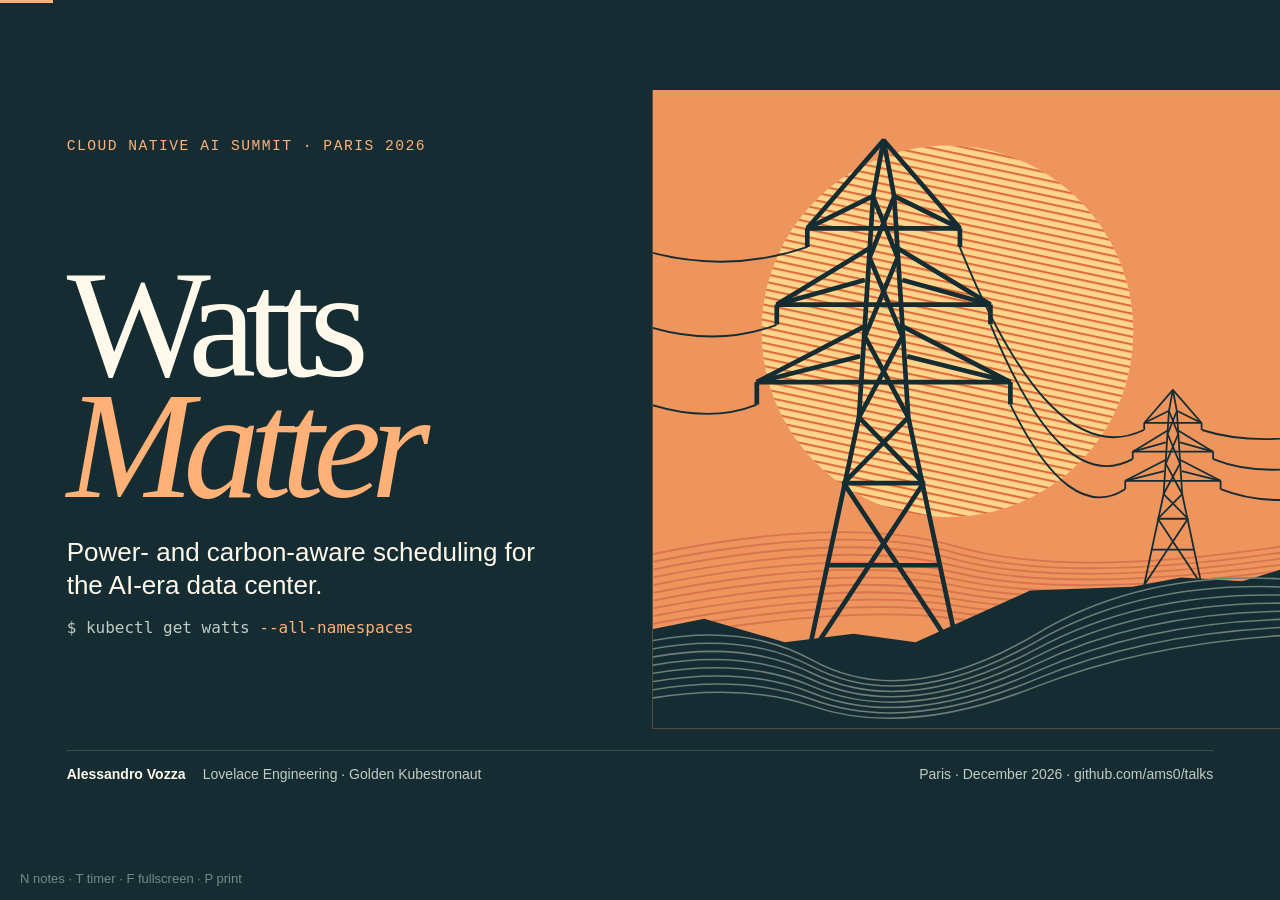
<file: watts-matter-paris/index.html>
<!doctype html>
<html lang="en">
<head>
<meta charset="utf-8">
<meta name="viewport" content="width=device-width, initial-scale=1">
<meta name="description" content="Watts Matter — power- and carbon-aware scheduling for the AI-era data center. Cloud Native AI Summit Paris 2026. Alessandro Vozza.">
<link rel="icon" href="data:image/svg+xml,%3Csvg xmlns='http://www.w3.org/2000/svg' viewBox='0 0 32 32'%3E%3Crect width='32' height='32' fill='%23152d32'/%3E%3Cpath d='M18 4 L9 18 h5 l-2 10 9-14 h-5 z' fill='%23ffb177'/%3E%3C/svg%3E">
<title>Watts Matter</title>


<style>
/* ============================================================
   WATTS MATTER — Cloud Native AI Summit Paris 2026 (refresh of the KCD Hanoi cut)
   Ground: deep petrol #152d32 with a halftone dot texture.
   Accent: copper and apricot for energy and annotation.
   Signals: teal = clean grid / good state, rust = idle / throttle.
   Type: locally available book serif, humanist sans and monospaced labels.
   ============================================================ */
:root {
  --ink:            #152d32;   /* petrol */
  --ink-2:          #233b40;
  --paper:          #f8f5ec;
  --paper-2:        #eeece1;
  --surface-muted:  #e7e6d9;
  --cream:          #f7e2bd;
  --fg-on-light:    #152d32;
  --fg-on-dark:     #fff9eb;
  --fg-muted:       #455853;
  --fg-muted-dark:  #c2ccc2;
  --accent:         #9d401c;   /* copper for light grounds */
  --accent-soft:    #ffb177;   /* apricot for dark grounds */
  --on-accent:      #fff6e6;
  --clean:          #287467;   /* clean grid, good state */
  --hot:            #b44028;   /* idle, throttle, failure */
  --rule:           #c9ccbd;
  --rule-dark:      #456064;

  --f-display: 'Iowan Old Style', 'Palatino Linotype', Georgia, serif;
  --f-body:    'Avenir Next', 'Segoe UI', Helvetica, Arial, sans-serif;
  --f-mono:    'SFMono-Regular', Consolas, 'Liberation Mono', monospace;
  --f-code:    ui-monospace, 'SFMono-Regular', 'JetBrains Mono', Menlo, Consolas, monospace;
}

/* On dark grounds the whole token set lifts, so every rule below
   that reads var(--accent) resolves to the legible variant. */
.on-dark, .slide--hook { --accent: var(--accent-soft); --fg-muted: var(--fg-muted-dark); --rule: var(--rule-dark); }

* { box-sizing: border-box; margin: 0; padding: 0; }
html, body { height: 100%; overflow: hidden; background: var(--ink); font-family: var(--f-body); color: var(--fg-on-dark); }

#deck { position: relative; width: 100vw; height: 100vh; overflow: hidden; background: var(--ink); }

.slide {
  position: absolute; top: 50%; left: 50%;
  width: 1920px; height: 1080px;
  transform: translate(-50%, -50%) scale(var(--scale, 1));
  transform-origin: center center;
  opacity: 0; pointer-events: none;
  transition: opacity 140ms ease;
  font-family: var(--f-body); overflow: hidden;
}
.slide.is-active { opacity: 1; pointer-events: auto; }
@media (prefers-reduced-motion: reduce) { .slide { transition: none; } }

/* ---- footer rule: section left, page right ---- */
.ref {
  position: absolute; bottom: 44px; left: 78px; right: 78px;
  display: flex; align-items: center; gap: 26px;
  border-top: 1px solid var(--rule); padding-top: 16px;
  font-family: var(--f-body); font-size: 19px;
  letter-spacing: 0.1em; text-transform: uppercase;
}
.ref .ref-n { color: var(--accent); font-weight: 700; }
.ref .ref-right { margin-left: auto; display: flex; align-items: center; gap: 20px; }
.ref .ref-pg { font-size: 22px; font-weight: 700; letter-spacing: 0; }
.on-light .ref { color: var(--fg-muted); }
.on-dark  .ref { color: var(--fg-muted-dark); }

/* The plates share the same paper, ink and copper as the charts. */
.on-light { background: var(--paper); color: var(--fg-on-light); }
.on-dark { background: var(--ink); color: var(--fg-on-dark); }
.ref {
  left: 108px; right: 108px; bottom: 40px; border-color: var(--rule);
  padding-top: 13px; font: 20px/1.3 var(--f-mono); letter-spacing: .06em;
}
.ref-n { padding-right: 22px; border-right: 1px solid var(--rule); }
.ref .ref-pg { font-size: 22px; font-variant-numeric: tabular-nums; }
.ref-right::before { content: ""; width: 30px; height: 3px; background: var(--accent); }
.slide h2 { letter-spacing: -.038em; }
.slide p.lede { max-width: 88ch; }
.slide .kq { border-left: 0; padding: 17px 0 0; border-top: 2px solid var(--rule); }
.slide .foot { font: 21px/1.35 var(--f-body); letter-spacing: 0; }

.slide--title { padding: 86px 100px 133px; display: flex; flex-direction: column; justify-content: center; }
.slide--title .eyebrow {
  position: absolute; left: 100px; top: 70px; font: 22px/1.35 var(--f-mono);
  text-transform: uppercase; letter-spacing: .10em; color: var(--accent-soft);
}
.slide--title h1 {
  font: 400 229px/.79 var(--f-display); letter-spacing: -.068em;
  position: relative; z-index: 1; margin: 54px 0 46px;
}
.slide--title h1 span, .slide--title h1 em { display: block; }
.slide--title h1 em { font-weight: 400; color: var(--accent-soft); }
.slide--title .sub { max-width: 715px; font-size: 39px; line-height: 1.25; }
.slide--title .prompt {
  order: 1; margin-top: 24px; font: 24px/1.4 var(--f-code); color: var(--fg-muted-dark);
}
.slide--title .prompt b { font-weight: 400; color: var(--accent-soft); }
.cover-art {
  display: flex; align-items: end; position: absolute; top: 0; bottom: 122px; right: 0;
  width: 49%; overflow: hidden; color: var(--ink); background: #ee945d;
}
.grid-print { display: block; width: 100%; height: 100%; }
.slide--title .meta {
  position: absolute; left: 100px; right: 100px; bottom: 40px;
  border-top: 1px solid var(--rule-dark); padding-top: 20px; display: flex; align-items: baseline;
  gap: 26px; color: var(--fg-muted-dark); font: 21px/1.4 var(--f-body);
}
.slide--title .meta .who { color: var(--fg-on-dark); font-weight: 600; }
.slide--title .meta .spacer { flex: 1; }

.slide--claim { padding: 115px 138px 140px; display: flex; flex-direction: column; justify-content: center; }
.slide--claim .kicker {
  font: 23px/1.5 var(--f-mono); text-transform: uppercase; letter-spacing: .07em;
  color: var(--accent-soft); margin-bottom: 50px;
}
.slide--claim .claim-line { font: 400 104px/1.1 var(--f-display); letter-spacing: -.05em; }
.slide--claim .claim-line b { font-weight: 400; font-style: italic; color: var(--accent-soft); }
.slide--claim cite {
  display: block; max-width: 1100px; margin-top: 52px; padding-top: 22px; border-top: 1px solid var(--rule-dark);
  font: 25px/1.45 var(--f-body); color: var(--fg-muted-dark);
}

.slide--section {
  padding: 135px 110px 155px; display: flex; flex-direction: column; justify-content: center;
  --plate: #f0ab77; --signal: #aa391b;
}
.slide--section:has(.shift-plate) { --plate: #e4c880; }
.slide--section:has(.pack-plate) { --plate: #a8c6b2; }
.slide--section .num {
  font: 30px/1 var(--f-mono); color: var(--accent-soft); letter-spacing: .02em;
  display: flex; align-items: center; gap: 19px; margin: 10px 0 42px;
}
.slide--section .num::after { content: ""; width: 95px; height: 2px; background: var(--accent-soft); }
.slide--section h2 { font: 400 145px/1.04 var(--f-display); letter-spacing: -.06em; }
.slide--section p.lede { font-size: 37px; line-height: 1.37; max-width: 790px; margin-top: 35px; color: var(--fg-muted-dark); }
.chapter-art {
  position: absolute; left: 55%; right: 0; top: 0; bottom: 100px;
  display: flex; align-items: center; color: var(--ink); background: var(--plate);
}
.chapter-plate { width: 100%; height: auto; }

/* ---------- content ---------- */
.slide--content { padding: 150px 130px 150px; display: flex; flex-direction: column; justify-content: center; }
.slide--content h2 { font-family: var(--f-display); font-size: 82px; font-weight: 400; line-height: 1.06; letter-spacing: -0.015em; max-width: 24ch; }
.slide--content .lede { font-size: 30px; color: var(--fg-muted); margin-top: 26px; max-width: 66ch; line-height: 1.4; }
.on-dark.slide--content .lede { color: var(--fg-muted-dark); }
.points { list-style: none; display: grid; gap: 30px; margin-top: 56px; max-width: 1480px; }
.points.two-col { grid-template-columns: 1fr 1fr; gap: 32px 64px; }
.points li { font-size: 30px; line-height: 1.4; padding-left: 32px; border-left: 4px solid var(--accent); }
.points li b { font-weight: 600; display: block; font-size: 32px; margin-bottom: 6px; }
.points li span { color: var(--fg-muted); }

/* shared closing line under any content block */
.kq { font-size: 27px; line-height: 1.4; margin-top: 40px; padding-left: 24px;
  border-left: 4px solid var(--accent); color: var(--fg-muted); max-width: 108ch; }
.kq b { color: var(--fg-on-light); font-weight: 600; }
.on-dark .kq b { color: var(--fg-on-dark); }
.foot { font-family: var(--f-mono); font-size: 19px; letter-spacing: 0.05em; color: var(--fg-muted); margin-top: 34px; }

/* ---------- horizontal bar ladder ---------- */
.slide--bars { padding: 130px 130px 138px; display: flex; flex-direction: column; justify-content: center; }
.slide--bars h2 { font-family: var(--f-display); font-size: 76px; font-weight: 400; line-height: 1.05; }
.slide--bars .lede { font-size: 27px; color: var(--fg-muted); margin-top: 18px; max-width: 82ch; line-height: 1.4; }
.bars { display: grid; gap: 20px; margin-top: 44px; }
.bar { display: grid; grid-template-columns: 190px 1fr; gap: 34px; align-items: center; }
.bar .v { font-family: var(--f-display); font-size: 58px; line-height: 1; color: var(--accent); text-align: right; letter-spacing: -0.02em; }
.bar .v .u { font-size: 0.44em; margin-left: 0.06em; }
.bar .lab { font-size: 25px; line-height: 1.3; margin-bottom: 9px; display: block; }
.bar .lab em { font-style: normal; color: var(--fg-muted); }
.bar .track { position: relative; height: 24px; background: var(--surface-muted); border-radius: 3px; }
.bar .fill { position: absolute; top: 0; left: 0; bottom: 0; background: var(--accent); border-radius: 3px; }
.bar .fill.soft { background: #d9b57e; }
.bar .fill.hot  { background: var(--hot); }

/* ---------- two-card duo (params/tokens, kueue/keda, contribute) ---------- */
.slide--duo { padding: 140px 130px 140px; display: flex; flex-direction: column; justify-content: center; }
.slide--duo h2 { font-family: var(--f-display); font-size: 78px; font-weight: 400; line-height: 1.05; }
.slide--duo .lede { font-size: 27px; color: var(--fg-muted); margin-top: 18px; max-width: 84ch; line-height: 1.4; }
.on-dark.slide--duo .lede { color: var(--fg-muted-dark); }
.duo { display: grid; grid-template-columns: 1fr 1fr; gap: 40px; margin-top: 46px; }
.duo .card { padding: 46px 44px; border-radius: 4px; background: var(--surface-muted); display: flex; flex-direction: column; gap: 16px; }
.duo .card.dark { background: var(--ink); color: var(--fg-on-dark); }
.duo .lbl { font-family: var(--f-mono); font-size: 20px; letter-spacing: 0.16em; text-transform: uppercase; opacity: 0.62; }
.duo .card.dark .lbl { color: var(--accent-soft); opacity: 1; }
.duo h3 { font-family: var(--f-display); font-size: 52px; font-weight: 400; line-height: 1.06; letter-spacing: -0.01em; }
.duo .eg { font-family: var(--f-code); font-size: 21px; line-height: 1.35; color: var(--accent); }
.duo .card.dark .eg { color: var(--accent-soft); }
.duo ul { list-style: none; display: grid; gap: 15px; font-size: 26px; line-height: 1.34; margin-top: 4px; }
.duo .card li { color: var(--fg-muted); }
.duo .card.dark li { color: #cdd6d7; }
.duo li::before { content: "—"; margin-right: 12px; opacity: 0.45; }

/* ---------- before / after ---------- */
.slide--ba { padding: 140px 130px 138px; display: flex; flex-direction: column; justify-content: center; }
.slide--ba h2 { font-family: var(--f-display); font-size: 78px; font-weight: 400; line-height: 1.05; }
.slide--ba .lede { font-size: 27px; color: var(--fg-muted); margin-top: 18px; max-width: 84ch; line-height: 1.4; }
.ba-grid { display: grid; grid-template-columns: 1fr 1fr; gap: 40px; margin-top: 46px; }
.ba-col { padding: 44px 42px; border-radius: 4px; }
.ba-col.old { background: var(--surface-muted); }
.ba-col.new { background: var(--ink); color: var(--fg-on-dark); }
.ba-col .lbl { font-family: var(--f-mono); font-size: 20px; letter-spacing: 0.16em; text-transform: uppercase; opacity: 0.62; }
.ba-col.new .lbl { color: var(--accent-soft); opacity: 1; }
.ba-col ul { list-style: none; display: grid; gap: 20px; margin-top: 30px; font-size: 27px; line-height: 1.35; }
.ba-col li::before { content: "—"; margin-right: 14px; opacity: 0.45; }
.ba-col.old li { color: var(--fg-muted); }
.ba-col.new li { color: #cdd6d7; }

/* ---------- stat pair with a chart beside it ---------- */
.slide--split { padding: 120px 110px 126px; display: grid; grid-template-columns: 640px 1fr; gap: 74px; align-items: center; }
.slide--split h2 { font-family: var(--f-display); font-size: 72px; font-weight: 400; line-height: 1.05; letter-spacing: -0.015em; }
.slide--split .lede { font-size: 26px; color: var(--fg-muted); margin-top: 18px; line-height: 1.4; }
.stats { display: grid; gap: 30px; margin-top: 40px; }
.stat { display: grid; grid-template-columns: 210px 1fr; gap: 28px; align-items: baseline;
  padding-top: 24px; border-top: 1px solid var(--rule); }
.stat .n { font-family: var(--f-display); font-size: 84px; line-height: 0.92; color: var(--accent); letter-spacing: -0.03em; }
.stat .n.sm { font-size: 62px; }
.stat p { font-size: 24px; line-height: 1.36; color: var(--fg-muted); }
.stat p b { color: var(--fg-on-light); font-weight: 600; display: block; font-size: 26px; margin-bottom: 5px; }
.metricstrip { margin-top: 38px; padding: 26px 30px; background: var(--ink); color: var(--fg-on-dark); border-radius: 4px; }
.metricstrip .l { font-family: var(--f-mono); font-size: 19px; letter-spacing: 0.16em; text-transform: uppercase; color: var(--accent-soft); }
.metricstrip .m { font-family: var(--f-code); font-size: 44px; margin-top: 8px; letter-spacing: -0.01em; }

/* ---------- chart canvas ---------- */
.chart svg { display: block; width: 100%; height: auto; }
.slide--curve { padding: 100px 108px 104px; display: flex; flex-direction: column; justify-content: center; }
.slide--curve h2 { font-family: var(--f-display); font-size: 70px; font-weight: 400; line-height: 1.05; letter-spacing: -0.015em; }
.slide--curve .lede { font-size: 26px; color: var(--fg-muted); margin-top: 16px; max-width: 90ch; line-height: 1.4; }
.slide--curve .lede b { color: var(--fg-on-light); font-weight: 600; }
.slide--curve .chart { margin-top: 14px; }
.slide--curve .foot { margin-top: 10px; }
.legend { display: flex; flex-wrap: wrap; gap: 30px; margin-top: 12px; font-family: var(--f-mono); font-size: 20px; color: var(--fg-muted); letter-spacing: 0.04em; }
.legend i { display: inline-block; width: 16px; height: 16px; border-radius: 2px; margin-right: 10px; vertical-align: -2px; }
.promql { font-family: var(--f-code); font-size: 24px; color: var(--accent); background: var(--paper-2);
  border: 1px solid var(--rule); border-radius: 3px; padding: 14px 20px; margin-top: 18px; display: inline-block; }

/* ---------- two-layer stack (PUE vs tokens/watt) ---------- */
.slide--layers { padding: 130px 120px 132px; display: flex; flex-direction: column; justify-content: center; }
.slide--layers h2 { font-family: var(--f-display); font-size: 76px; font-weight: 400; line-height: 1.05; }
.lstack { display: grid; gap: 22px; margin-top: 48px; }
.lrow { display: grid; grid-template-columns: 330px 300px 1fr; gap: 36px; align-items: center;
  padding: 34px 38px; border-radius: 4px; background: var(--paper-2); border-left: 8px solid var(--rule); }
.lrow.compute { background: var(--ink); color: var(--fg-on-dark); border-left-color: var(--accent-soft); }
.lrow .ll { font-family: var(--f-mono); font-size: 21px; letter-spacing: 0.16em; text-transform: uppercase; color: var(--fg-muted); }
.lrow.compute .ll { color: var(--accent-soft); }
.lrow .lm { font-family: var(--f-display); font-size: 74px; line-height: 1; letter-spacing: -0.02em; }
.lrow .lm em { font-style: normal; font-family: var(--f-mono); font-size: 21px; letter-spacing: 0.14em; text-transform: uppercase; display: block; color: var(--fg-muted); margin-top: 6px; }
.lrow.compute .lm { color: var(--accent-soft); font-size: 56px; }
.lrow.compute .lm em { color: var(--fg-muted-dark); }
.lrow p { font-size: 25px; line-height: 1.36; color: var(--fg-muted); }
.checks { list-style: none; display: grid; gap: 11px; }
.checks li { font-family: var(--f-code); font-size: 23px; color: #cdd6d7; }
.checks li::before { content: "[ ] "; color: var(--accent-soft); }

/* ---------- numbered flow (Kepler pipeline) ---------- */
.slide--flow { padding: 130px 110px 132px; display: flex; flex-direction: column; justify-content: center; }
.slide--flow h2 { font-family: var(--f-display); font-size: 76px; font-weight: 400; line-height: 1.05; }
.slide--flow .lede { font-size: 26px; color: var(--fg-muted); margin-top: 18px; max-width: 92ch; line-height: 1.4; }
.flow { display: grid; grid-template-columns: repeat(4, 1fr); gap: 26px; margin-top: 48px; }
.flow .step { position: relative; padding: 34px 30px 36px; border: 2px solid var(--rule); border-radius: 4px; background: rgba(255,255,255,0.6); }
.flow .step:not(:last-child)::after { content: "→"; position: absolute; right: -25px; top: 50%; transform: translateY(-50%);
  font-size: 34px; color: var(--accent); line-height: 1; }
.flow .sn { font-family: var(--f-mono); font-size: 20px; font-weight: 700; letter-spacing: 0.16em; color: var(--accent); }
.flow h3 { font-family: var(--f-display); font-size: 42px; font-weight: 400; line-height: 1.08; margin-top: 12px; }
.flow .sc { font-family: var(--f-code); font-size: 22px; color: var(--fg-muted); margin-top: 14px; line-height: 1.4; }
.calcbar { display: grid; grid-template-columns: auto 1fr; gap: 30px; align-items: center; margin-top: 40px;
  background: var(--ink); color: var(--fg-on-dark); border-radius: 4px; padding: 28px 34px; }
.calcbar code { font-family: var(--f-code); font-size: 27px; color: var(--accent-soft); }
.calcbar span { font-size: 25px; color: var(--fg-muted-dark); line-height: 1.35; }

/* ---------- code ---------- */
.slide--code { padding: 104px 104px 110px; display: grid; grid-template-columns: 1fr 800px; gap: 56px; align-items: center; }
.slide--code h2 { font-family: var(--f-display); font-size: 66px; font-weight: 400; line-height: 1.05; grid-column: 1 / -1; align-self: end; }
.slide--code .codewrap { background: var(--ink); border-radius: 4px; padding: 34px 38px; overflow: hidden; }
.slide--code pre { font-family: var(--f-code); font-size: 23px; line-height: 1.46; color: #dfe6e7; white-space: pre; }
.slide--code .k  { color: var(--accent-soft); }
.slide--code .s  { color: #8fd0b4; }
.slide--code .c  { color: #7d8a8c; }
.slide--code .hl { background: rgba(240,176,64,0.16); display: block; margin: 0 -38px; padding: 0 38px; }
.slide--code .notes-col ul { list-style: none; display: grid; gap: 24px; }
.slide--code .notes-col li { font-size: 27px; line-height: 1.36; padding-left: 26px; border-left: 4px solid var(--accent); }
.slide--code .notes-col li b { font-family: var(--f-code); font-size: 25px; color: var(--accent); font-weight: 400; }
.slide--code .tagline { font-family: var(--f-mono); font-size: 21px; letter-spacing: 0.14em; text-transform: uppercase;
  color: var(--fg-muted); margin-top: 34px; padding-top: 24px; border-top: 1px solid var(--rule); }

/* ---------- arithmetic chain ---------- */
.slide--chain { padding: 130px 110px 132px; display: flex; flex-direction: column; justify-content: center; }
.slide--chain h2 { font-family: var(--f-display); font-size: 78px; font-weight: 400; line-height: 1.05; }
.chain { display: grid; grid-template-columns: 1fr 180px 1fr 180px 1fr; align-items: stretch; margin-top: 56px; }
.chain .arw { font-size: 46px; color: var(--accent); text-align: center; line-height: 1; align-self: center; }
.chain .arw em { display: block; font-style: normal; font-family: var(--f-mono); font-size: 19px;
  letter-spacing: 0.08em; color: var(--fg-muted); margin-top: 12px; text-transform: uppercase; max-width: 150px; margin-left: auto; margin-right: auto; line-height: 1.3; }
.chain .cell { padding: 40px 36px; border-radius: 4px; background: var(--paper-2); border: 1px solid var(--rule); text-align: center;
  display: flex; flex-direction: column; justify-content: center; }
.chain .cell.win { background: var(--ink); color: var(--fg-on-dark); border-color: var(--ink); }
.chain .cl { font-family: var(--f-mono); font-size: 19px; letter-spacing: 0.16em; text-transform: uppercase; color: var(--fg-muted); }
.chain .cell.win .cl { color: var(--accent-soft); }
.chain .cv { font-family: var(--f-display); font-size: 104px; line-height: 1; letter-spacing: -0.03em; margin-top: 18px; }
.chain .cell.win .cv { color: var(--accent-soft); }
.chain .cs { font-size: 24px; color: var(--fg-muted); margin-top: 16px; line-height: 1.35; }
.chain .cell.win .cs { color: var(--fg-muted-dark); }

/* ---------- metric + levers ---------- */
.slide--levers { padding: 118px 118px 122px; display: flex; flex-direction: column; justify-content: center; }
.slide--levers .top { display: grid; grid-template-columns: 480px 1fr; gap: 64px; align-items: center; }
.slide--levers .bignum { font-family: var(--f-display); font-size: 152px; line-height: 0.9; color: var(--accent); letter-spacing: -0.035em; }
.slide--levers .bigcap { font-family: var(--f-mono); font-size: 20px; letter-spacing: 0.14em; text-transform: uppercase; color: var(--fg-muted); margin-top: 18px; line-height: 1.5; }
.slide--levers h2 { font-family: var(--f-display); font-size: 76px; font-weight: 400; line-height: 1.05; }
.slide--levers .lede { font-size: 26px; color: var(--fg-muted); margin-top: 16px; line-height: 1.4; max-width: 58ch; }
.levers { display: grid; grid-template-columns: 1fr 1fr; gap: 26px 40px; margin-top: 44px; }
.lever { padding-left: 28px; border-left: 5px solid var(--accent); }
.lever b { display: block; font-size: 32px; font-weight: 600; line-height: 1.2; }
.lever span { display: block; font-size: 24px; line-height: 1.36; color: var(--fg-muted); margin-top: 8px; }

/* ---------- three-way cards ---------- */
.slide--trio { padding: 130px 116px 132px; display: flex; flex-direction: column; justify-content: center; }
.slide--trio h2 { font-family: var(--f-display); font-size: 78px; font-weight: 400; line-height: 1.05; }
.slide--trio .lede { font-size: 27px; color: var(--fg-muted); margin-top: 18px; max-width: 80ch; line-height: 1.4; }
.trio { display: grid; grid-template-columns: repeat(3, 1fr); gap: 30px; margin-top: 48px; }
.trio .card { padding: 38px 34px; border-radius: 4px; background: var(--surface-muted); display: flex; flex-direction: column; gap: 16px; }
.trio h3 { font-family: var(--f-display); font-size: 46px; font-weight: 400; line-height: 1.06; }
.trio p { font-size: 25px; line-height: 1.36; color: var(--fg-muted); }
.trio .fix { font-family: var(--f-code); font-size: 21px; line-height: 1.4; color: var(--accent); margin-top: auto;
  padding-top: 20px; border-top: 1px solid var(--rule); }

/* ---------- timeline ---------- */
.slide--timeline { padding: 150px 110px 150px; display: flex; flex-direction: column; justify-content: center; }
.slide--timeline h2 { font-family: var(--f-display); font-size: 78px; font-weight: 400; }
.slide--timeline .lede { font-size: 27px; color: var(--fg-muted); margin-top: 18px; max-width: 80ch; line-height: 1.4; }
.tl { list-style: none; display: grid; grid-auto-flow: column; grid-auto-columns: 1fr; gap: 38px; position: relative; margin-top: 70px; }
.tl::before { content: ""; position: absolute; top: 13px; left: 0; right: 0; height: 2px; background: var(--rule); }
.tl li { position: relative; padding-top: 58px; }
.tl li::before { content: ""; position: absolute; top: 0; left: 0; width: 28px; height: 28px; border-radius: 50%; background: var(--accent); }
.tl .date { font-family: var(--f-mono); font-size: 21px; letter-spacing: 0.12em; color: var(--accent); display: block; margin-bottom: 14px; text-transform: uppercase; }
.tl b { display: block; font-size: 31px; line-height: 1.25; font-weight: 600; }
.tl p { font-size: 24px; line-height: 1.38; color: var(--fg-muted); margin-top: 12px; }

/* ---------- cta with portrait ---------- */
.slide--cta { padding: 140px 130px; display: grid; grid-template-columns: 1fr 400px; gap: 96px; align-items: center; }
.slide--cta::before { content: ""; position: absolute; inset: 0; background: radial-gradient(980px 600px at 18% 78%, rgba(240,176,64,0.20), transparent 66%); }
.slide--cta > * { position: relative; }
.slide--cta h2 { font-family: var(--f-display); font-size: 92px; font-weight: 400; line-height: 1.04; max-width: 18ch; letter-spacing: -0.02em; }
.slide--cta h2 em { font-style: italic; color: var(--accent-soft); }
.slide--cta .ask { font-size: 30px; max-width: 48ch; line-height: 1.4; color: var(--fg-muted-dark); margin-top: 32px; }
.slide--cta ul { list-style: none; display: grid; gap: 16px; font-family: var(--f-code); font-size: 25px; margin-top: 38px; }
.slide--cta ul span { display: inline-block; width: 190px; color: var(--accent-soft); letter-spacing: 0.1em; text-transform: uppercase; font-size: 20px; font-family: var(--f-mono); }
.slide--cta ul a { color: inherit; text-decoration: none; border-bottom: 1px solid rgba(240,176,64,0.55); }
.slide--cta .thanks { font-family: var(--f-display); font-size: 46px; color: var(--accent-soft); margin-top: 42px; font-style: italic; }
.me-col { display: flex; flex-direction: column; align-items: flex-start; gap: 20px; }
.me-col .portrait { width: 300px; height: 300px; border-radius: 50%; object-fit: cover;
  border: 8px solid rgba(240,176,64,0.20); box-shadow: 0 0 0 2px var(--accent-soft); }
.me-col .who { font-family: var(--f-display); font-size: 46px; line-height: 1.05; }
.me-col .role { font-family: var(--f-mono); font-size: 21px; line-height: 1.45; color: var(--fg-muted-dark); letter-spacing: 0.04em; margin-top: -10px; }

/* ---------- appendix / sources ---------- */
.slide--srcs { padding: 74px 88px 78px; display: flex; flex-direction: column; justify-content: center; }
.slide--srcs h2 { font-family: var(--f-display); font-size: 58px; font-weight: 400; margin-bottom: 30px; }
.srcs { list-style: none; display: grid; grid-template-columns: 1fr 1fr; gap: 10px 42px; font-size: 18px; line-height: 1.3; }
.srcs li { padding-left: 22px; border-left: 3px solid var(--accent); color: var(--fg-muted); }
.srcs li b { display: block; color: var(--fg-on-light); font-weight: 600; }

/* ---------- chrome ---------- */
#progress { position: fixed; top: 0; left: 0; height: 3px; background: var(--accent-soft); z-index: 200; transition: width 180ms ease; }
#counter { display: none; }
#notes {
  position: fixed; left: 0; right: 0; bottom: 0; z-index: 300;
  background: #10171a; border-top: 3px solid var(--accent-soft);
  padding: 20px 28px 22px; max-height: 42vh; overflow-y: auto; display: none;
  font-size: 15px; line-height: 1.55; color: #d3d7d8;
}
#notes.on { display: block; }
#notes h4 { font-family: var(--f-body); font-size: 12px; letter-spacing: 0.16em; text-transform: uppercase; color: var(--accent-soft); margin-bottom: 10px; display: flex; gap: 18px; align-items: baseline; }
#notes h4 .clock { margin-left: auto; color: #94a2a4; }
#notes p { margin-bottom: 8px; max-width: 112ch; }
#notes b { color: #fff; }
#notes code { font-family: var(--f-code); color: var(--accent-soft); }
#notes .say { border-left: 3px solid var(--accent-soft); padding-left: 12px; font-style: italic; color: #f0ece5; }
.s-notes { display: none; }
#help { position: fixed; bottom: 14px; left: 20px; font-family: var(--f-body); font-size: 13px; color: #77878a; z-index: 200;
  transition: opacity 400ms ease; pointer-events: none; }
#help.gone { opacity: 0; }

/* Ruled spreads leave room for charts and keep the baseline stable as fragments appear. */
.slide--bars, .slide--ba, .slide--duo, .slide--layers, .slide--flow, .slide--chain, .slide--trio, .slide--timeline {
  padding: 84px 108px 123px;
}
.slide--bars .bars { gap: 14px; margin-top: 28px; }
.bar { grid-template-columns: 195px 1fr; }
.bar .v { font-variant-numeric: lining-nums tabular-nums; }
.bar .track { height: 16px; border-radius: 0; background: var(--surface-muted); }
.bar .fill { border-radius: 0; }
.bar .lab { margin-bottom: 6px; }
.slide--bars .kq { margin-top: 26px; }
.slide--bars .foot { margin-top: 10px; }
.slide--ba .ba-grid, .slide--duo .duo { gap: 28px; }
.ba-col, .duo .card, .trio .card, .lrow, .chain .cell, .calcbar, .metricstrip, .slide--code .codewrap { border-radius: 0; }
.ba-col, .duo .card { border-top: 6px solid var(--accent); }
.ba-col.new, .duo .card.dark { border-top-color: var(--accent-soft); }
.duo .lbl, .ba-col .lbl { font-size: 21px; font-weight: 600; opacity: 1; color: var(--accent); letter-spacing: .06em; }
.duo li::before, .ba-col li::before { color: var(--accent); opacity: 1; }
.duo .dark li::before, .ba-col.new li::before { color: var(--accent-soft); }
.duo .card li, .ba-col.old li { color: var(--fg-on-light); }
.duo .eg { overflow-wrap: anywhere; }
.duo .card.dark li, .ba-col.new li { color: var(--paper); }
.lrow { padding: 32px 34px; grid-template-columns: 300px 340px 1fr; }
.lrow.compute .lm { font-size: 53px; }
.lrow .ll, .lrow .lm em, .chain .cl { letter-spacing: .06em; }
.slide--split { padding: 85px 100px 130px; grid-template-columns: 620px 1fr; gap: 70px; }
.slide--split .stat { grid-template-columns: 175px 1fr; }
.slide--split .chart { border-left: 1px solid var(--rule); padding-left: 30px; }
.slide--split .chart .foot { border-top: 1px solid var(--rule); padding-top: 16px; margin-top: 0; }
.slide--curve { padding: 72px 108px 116px; }
.slide--curve .chart { background: var(--paper-2); padding: 3px 14px; }
.slide--curve .chart svg { max-height: 520px; }
.slide--curve .legend { gap: 32px; font-size: 22px; letter-spacing: 0; }
.slide--curve .legend i { width: 22px; height: 13px; }
.slide--curve .promql { align-self: start; font: 24px/1.4 var(--f-code); background: var(--ink); color: var(--paper); padding: 10px 20px; border-radius: 0; }
.flow { gap: 38px; }
.flow .step { padding: 32px 24px; border: 0; border-top: 5px solid var(--accent); background: var(--paper-2); border-radius: 0; }
.flow .step:last-child { border-color: var(--clean); }
.flow .step:not(:last-child)::after { right: -33px; }
.flow .sn { font-weight: 500; }
.slide--flow .calcbar { grid-template-columns: max-content 1fr; }
.slide--code { padding: 92px 108px 130px; grid-template-columns: minmax(0,1fr) 915px; grid-template-rows: auto auto; align-content: center; gap: 40px 60px; }
.slide--code .codewrap { border-top: 6px solid var(--accent); }
.slide--code .c { color: #a9b7ae; }
.slide--code .hl { background: #33494a; margin: 0; padding: 0; }
.slide--code .tagline { letter-spacing: .04em; }
.chain { grid-template-columns: minmax(0,1fr) 160px minmax(0,1fr) 160px minmax(0,1fr); }
.chain .cell { padding: 44px 25px; border: 0; border-top: 5px solid var(--accent); }
.chain .cell.win { border-top-color: var(--accent-soft); }
.chain .cv { font-variant-numeric: lining-nums; font-size: 105px; }
.chain .arw em { letter-spacing: .01em; text-transform: none; }
.slide--levers { padding: 88px 108px 132px; }
.slide--levers .bignum { font-size: 119px; white-space: nowrap; }
.slide--levers .top { grid-template-columns: 465px 1fr; }
.lever { border: 0; border-top: 3px solid var(--accent); padding: 19px 0 0; }
.trio { gap: 38px; }
.trio .card { padding: 25px 0 0; background: transparent; border-top: 5px solid var(--accent); }
.trio .fix { color: var(--fg-on-light); border-color: var(--rule); }
.tl { gap: 45px; }
.tl::before { height: 3px; background: var(--ink); }
.tl li::before { width: 25px; height: 25px; border-radius: 0; transform: rotate(45deg); border: 3px solid var(--paper); }
.slide--cta { padding: 90px 108px 120px; grid-template-columns: 1fr 490px; gap: 65px; }
.slide--cta::before { display: none; }
.slide--cta .me-col { padding-left: 42px; border-left: 1px solid var(--rule-dark); }
.me-col .portrait { width: 300px; height: 325px; object-fit: cover; border: 0; box-shadow: none; border-bottom: 7px solid var(--accent-soft); border-radius: 0; }
.slide--cta ul a:focus-visible { outline: 3px solid var(--accent-soft); outline-offset: 5px; }
.slide--srcs { padding: 80px 108px 120px; }
.srcs { gap: 15px 45px; font-size: 22px; line-height: 1.24; }
.srcs li { border: 0; padding: 9px 0 0; border-top: 1px solid var(--rule); }
.slide--split { grid-template-columns: 740px 1fr; gap: 45px; }
.slide--split .stat { grid-template-columns: 185px 1fr; gap: 20px; }
.slide--split .stat .n.sm { font-size: 53px; white-space: nowrap; }
.slide--split .stats { gap: 18px; margin-top: 25px; }
.slide--split .stat { padding-top: 15px; }
.slide--split .metricstrip { margin-top: 24px; }
.idle-traces { display: grid; grid-template-columns: 440px 1fr; gap: 40px; align-items: stretch; margin-top: 34px; }
.idle-readings { background: var(--ink); color: var(--paper); padding: 28px 38px; display: grid; align-content: center; gap: 20px; }
.idle-readings p { font-size: 24px; line-height: 1.35; }
.idle-readings strong { display: block; font: 96px/.98 var(--f-display); letter-spacing: -.05em; color: var(--accent-soft); font-variant-numeric: lining-nums; }
.idle-readings small { font-size: .55em; }
.idle-readings p+p { padding-top: 20px; border-top: 1px solid var(--rule-dark); }
.idle-case .chart { display: grid; align-content: center; margin: 0; }
.idle-case .chart text { font-size: 29px; }
.idle-case .chart text:last-child[font-size="52"] { font-size: 65px; }
.paris-case .chain { grid-template-columns: 1fr 125px 1fr 125px 1.45fr; }
.paris-case .cell { background: transparent; text-align: left; padding: 36px 10px 36px 0; }
.paris-case .cell.win { color: var(--ink); background: #f2b27e; border-color: var(--ink); padding: 40px; }
.paris-case .cell.win .cl, .paris-case .cell.win .cs { color: var(--ink); }
.paris-case .cell.win .cv { color: var(--ink); font-size: 150px; font-style: italic; }
.paris-case .chain .arw em { max-width: 110px; }
.slide--timeline { display: grid; grid-template-columns: 600px 1fr; grid-template-rows: auto auto; gap: 20px 85px; align-content: center; }
.slide--timeline h2 { align-self: end; font-size: 110px; line-height: 1; }
.slide--timeline .lede { align-self: start; margin-top: 0; font-size: 32px; }
.slide--timeline .tl { grid-row: 1 / 3; grid-column: 2; display: grid; grid-auto-flow: row; gap: 0; margin: 0; }
.tl::before, .tl li::before { display: none; }
.tl li { display: grid; grid-template-columns: 130px 1fr; gap: 6px 19px; padding: 22px 0; border-top: 2px solid var(--rule); }
.tl li:last-child { border-bottom: 2px solid var(--rule); }
.tl .date { grid-row: span 2; margin: 4px 0 0; letter-spacing: .03em; }
.tl p { margin: 0; }
.slide--cta .resources { display: flex; gap: 32px; align-items: center; margin-top: 32px; }
.slide--cta .resources ul { margin-top: 0; }
.slide--cta ul span { width: 105px; }
.repo-qr { display: block; width: 210px; flex: 0 0 210px; }
.repo-qr img { display: block; width: 100%; }
.slide--cta .thanks { margin-top: 30px; }

@media screen and (prefers-reduced-motion: no-preference) {
  .slide--title.is-active .grid-print, .slide--section.is-active .chapter-plate { animation: plate-enter 460ms cubic-bezier(.16,.72,.3,1) both; }
  .bar.frag.on .fill { transform-origin: left; animation: meter-fill 320ms ease-out both; }
  @keyframes plate-enter { from { opacity: .2; transform: translateY(10px); } to { opacity: 1; transform: none; } }
  @keyframes meter-fill { from { transform: scaleX(.02); } to { transform: scaleX(1); } }
}
@media print { * { print-color-adjust: exact; -webkit-print-color-adjust: exact; } }

/* ---------- click-through reveal ---------- */
/* Items keep their layout space, so nothing reflows as they appear. */
.frag { opacity: 0; transition: opacity 300ms ease, transform 300ms ease; transform: translateY(10px); }
.frag.on { opacity: 1; transform: none; }
@media (prefers-reduced-motion: reduce) { .frag { transition: none; transform: none; } }

@media print {
  @page { size: 1920px 1080px; margin: 0; }
  html, body { overflow: visible; }
  #deck { width: auto; height: auto; }
  #progress, #counter, #notes, #help { display: none !important; }
  .frag { opacity: 1 !important; transform: none !important; }
  .slide { position: relative; top: auto; left: auto; transform: none; opacity: 1 !important; page-break-after: always; }
}
</style>
</head>
<body>

<div id="progress"></div>

<main id="deck">

<!-- 1 ..................................................................... -->
<section class="slide on-dark slide--title">
  <p class="eyebrow">Cloud Native AI Summit · Paris 2026</p>
  <h1><span>Watts</span> <em>Matter</em></h1>
  <div class="cover-art">
    <svg xmlns="http://www.w3.org/2000/svg" class="grid-print" preserveAspectRatio="xMidYMax slice" viewBox="0 0 800 680" aria-hidden="true" focusable="false">
      <defs>
        <pattern id="solar-cuts" width="8" height="8" patternUnits="userSpaceOnUse" patternTransform="rotate(12)">
          <path d="M0 1h8" stroke="#de6b38" stroke-width="2.4"/>
        </pattern>
      </defs>
      <circle cx="380" cy="257" r="198" fill="#ffd48c"/>
      <circle cx="380" cy="257" r="198" fill="url(#solar-cuts)"/>
      <g fill="none" stroke="#d8744f" stroke-width="2">
        <path d="M-20 514 Q 250 445 389 486 T 830 470"/>
        <path d="M-20 522 Q 250 454 389 493 T 830 477"/>
        <path d="M-20 530 Q 250 463 389 500 T 830 484"/>
        <path d="M-20 538 Q 250 472 389 507 T 830 491"/>
        <path d="M-20 546 Q 250 481 389 514 T 830 498"/>
        <path d="M-20 554 Q 250 490 389 521 T 830 505"/>
        <path d="M-20 562 Q 250 499 389 528 T 830 512"/>
        <path d="M-20 570 Q 250 508 389 535 T 830 519"/>
        <path d="M-20 578 Q 250 517 389 542 T 830 526"/>
        <path d="M-20 586 Q 250 526 389 549 T 830 533"/>
        <path d="M-20 594 Q 250 535 389 556 T 830 540"/>
        <path d="M-20 602 Q 250 544 389 563 T 830 547"/>
      </g>
      <g fill="none" stroke="currentColor" stroke-width="2">
        <path d="M-35 129 Q100 212 231 167 M393 167 Q491 409 589 362 M651 362 Q720 384 820 356"/>
        <path d="M-35 206 Q95 289 198 250 M426 250 Q501 434 577 393 M663 393 Q725 418 820 388"/>
        <path d="M-35 286 Q92 369 177 335 M447 335 Q510 463 569 425 M671 425 Q730 449 820 423"/>
      </g>
      <g transform="translate(312 606) scale(1.25)" fill="none" stroke="currentColor" stroke-width="4" stroke-linejoin="bevel">
        <path d="M-65 0 -21 -206 -9 -394 0 -442 9 -394 21 -206 65 0"/>
        <path d="M-47 -80H47 M-34 -150H34"/>
        <path d="M-65 0 34 -150 -21 -206 16 -275 -12 -342 9 -394"/>
        <path d="M65 0 -34 -150 21 -206 -16 -275 12 -342 -9 -394"/>
        <path d="M0 -442 -65 -367H65Z M-12 -350 -91 -302H91L12 -350 M-17 -283 -108 -236H108L17 -283"/>
        <path d="M-65 -367 -10 -394 M65 -367 10 -394 M-91 -302 -16 -323 M91 -302 16 -323 M-108 -236 -20 -258 M108 -236 20 -258"/>
        <path d="M-65 -367v16 m130 -16v16 M-91 -302v17 m182 -17v17 M-108 -236v19 m216 -19v19"/>
      </g>
      <g transform="translate(620 527) scale(0.47)" fill="none" stroke="currentColor" stroke-width="4" stroke-linejoin="bevel">
        <path d="M-65 0 -21 -206 -9 -394 0 -442 9 -394 21 -206 65 0"/>
        <path d="M-47 -80H47 M-34 -150H34"/>
        <path d="M-65 0 34 -150 -21 -206 16 -275 -12 -342 9 -394"/>
        <path d="M65 0 -34 -150 21 -206 -16 -275 12 -342 -9 -394"/>
        <path d="M0 -442 -65 -367H65Z M-12 -350 -91 -302H91L12 -350 M-17 -283 -108 -236H108L17 -283"/>
        <path d="M-65 -367 -10 -394 M65 -367 10 -394 M-91 -302 -16 -323 M91 -302 16 -323 M-108 -236 -20 -258 M108 -236 20 -258"/>
        <path d="M-65 -367v16 m130 -16v16 M-91 -302v17 m182 -17v17 M-108 -236v19 m216 -19v19"/>
      </g>
      <path d="M0 587 121 563 207 588 280 579 346 588 468 533 577 529 629 519 694 523 800 491V690H0Z" fill="currentColor"/>
      <g fill="none" stroke="#6f7e77" stroke-width="1.65">
        <path d="M-15 610 Q136 552 236 607 T475 579 T810 529"/>
        <path d="M-15 618 Q136 562 236 614 T475 587 T810 536"/>
        <path d="M-15 626 Q136 572 236 621 T475 595 T810 543"/>
        <path d="M-15 634 Q136 582 236 628 T475 603 T810 550"/>
        <path d="M-15 642 Q136 592 236 635 T475 611 T810 557"/>
        <path d="M-15 650 Q136 602 236 642 T475 619 T810 564"/>
        <path d="M-15 658 Q136 612 236 649 T475 627 T810 571"/>
        <path d="M-15 666 Q136 622 236 656 T475 635 T810 578"/>
      </g>
    </svg>
  </div>
  <p class="prompt">$ kubectl get watts <b>--all-namespaces</b></p>
  <p class="sub">Power- and carbon-aware scheduling for the AI-era data center.</p>
  <footer class="meta">
    <span class="who">Alessandro Vozza</span>
    <span>Lovelace Engineering · Golden Kubestronaut</span>
    <span class="spacer"></span>
    <span>Paris · December 2026 · github.com/ams0/talks</span>
  </footer>
  <div class="s-notes">
    <p><b>Open with energy. Do not read the title out loud.</b> The prompt line does the joke for you — let the room read it.</p>
    <p>Straight into the ladder. The first substantive thing out of your mouth should be a unit, not a thank-you.</p>
  </div>
</section>

<!-- 2 ..................................................................... -->
<section class="slide on-light slide--bars">
  <div class="ref"><span class="ref-n">§ 00</span><span>Definitions</span></div>
  <h2>What is a watt?</h2>
  <p class="lede"><b>1 W = 1 joule / second.</b> A rate, not an amount. Energy is what you pay for. Power is what the breaker, the feed and the thermals cap <em>right now</em>.</p>
  <div class="bars">
    <div class="bar frag"><span class="v">1<span class="u">W</span></span><div><span class="lab">LED bulb</span><div class="track"><div class="fill" style="width:2%"></div></div></div></div>
    <div class="bar frag"><span class="v">20<span class="u">W</span></span><div><span class="lab">Human brain <em>— the reference implementation</em></span><div class="track"><div class="fill" style="width:14%"></div></div></div></div>
    <div class="bar frag"><span class="v">1<span class="u">kW</span></span><div><span class="lab">NVIDIA B200</span><div class="track"><div class="fill" style="width:33%"></div></div></div></div>
    <div class="bar frag"><span class="v">14<span class="u">kW</span></span><div><span class="lab">8-GPU B200 server</span><div class="track"><div class="fill" style="width:46%"></div></div></div></div>
    <div class="bar frag"><span class="v">132<span class="u">kW</span></span><div><span class="lab">One GB200 NVL72 rack</span><div class="track"><div class="fill" style="width:57%"></div></div></div></div>
    <div class="bar frag"><span class="v">1<span class="u">GW</span></span><div><span class="lab">AI campus</span><div class="track"><div class="fill hot" style="width:100%"></div></div></div></div>
  </div>
  <p class="kq"><b>Nine orders of magnitude</b> from a light bulb to an AI campus — and the feed into your building is fixed.</p>
  <p class="foot">Log scale. Bar length is log₁₀ of the rate, normalised to 1 GW.</p>
  <div class="s-notes">
    <p><b>~50 seconds.</b> Ground the room in the unit before anything else. A watt is a <b>rate</b> — joules per second. Energy (joules, kWh) is the bill; power (watts) is the constraint: breaker, feed and thermal limit cap the rate right now.</p>
    <p>Walk the ladder fast, one click per rung: bulb 1 W, your brain 20 W — the best-known intelligence runs on twenty watts, flag it and move on — a B200 at a kilowatt, an 8-GPU server at 14, one NVL72 rack at 132 kW, gigawatt campuses.</p>
    <p>The rack is the rung that moved. A year ago the room thought in 40 kW racks; a Blackwell rack is three times that, liquid-cooled, and Rubin is announced higher still. Do not quote a Rubin number — vendors disagree.</p>
    <p class="say">"Nine orders of magnitude. And the one number you cannot change this quarter is the feed into your building."</p>
  </div>
</section>

<!-- 4 ..................................................................... -->
<section class="slide on-light slide--ba">
  <div class="ref"><span class="ref-n">§ 00</span><span>Definitions</span></div>
  <h2>What is a token?</h2>
  <p class="lede">The unit of machine thought-flow: about three-quarters of a word — and every one of them is a full forward pass through the model.</p>
  <div class="ba-grid">
    <div class="ba-col old">
      <span class="lbl">Parameters — stored structure</span>
      <ul>
        <li>The refinery equipment</li>
        <li>Bought once, at training time (capex)</li>
        <li>Sit in HBM: potential energy</li>
      </ul>
    </div>
    <div class="ba-col new">
      <span class="lbl">Tokens — flow</span>
      <ul>
        <li>The product coming off the line</li>
        <li>Paid per unit, at inference time (opex)</li>
        <li>Each one spends joules: kinetic energy</li>
      </ul>
    </div>
  </div>
  <p class="kq"><b>Nobody buys tokens — they buy outcomes.</b> Reasoning models burn 10–100× more tokens per answer, so tokens/watt is the proxy we can meter and <b>joules per answer</b> is the objective.</p>
  <div class="s-notes">
    <p><b>~55 seconds.</b> A token is roughly three-quarters of an English word, and generating each one is a full forward pass.</p>
    <p>Parameters are stored structure — bought once at training, sitting in HBM, potential energy. Tokens are flow — paid per unit at inference, joules each. <b>This is also why MoE and quantization work:</b> fewer active parameters moved per token.</p>
    <p>Then the caveat, and do not skip it: nobody buys tokens, they buy outcomes. Reasoning models burn 10–100× more tokens per answer. Tokens per watt is the proxy we can meter; joules per answer is the thing we actually want.</p>
  </div>
</section>

<!-- 5 ..................................................................... -->
<section class="slide on-dark slide--claim">
  <div class="ref"><span class="ref-n">§ 00</span><span>Fix the sentence</span></div>
  <p class="kicker">Fix the sentence — "Tokens are the new oil."</p>
  <p class="claim-line">Tokens are the gasoline.<br>Watts are the <b>crude</b>.<br>Your scheduler is the refinery.</p>
  <cite>Huang, GTC 2026 — AI factories: raw material in is data and electricity, product out is tokens. Oil is an input, scarce and extracted. Tokens are an output, manufactured.</cite>
  <div class="s-notes">
    <p>Tokens <b>are</b> the commodity — 140 trillion a day in China alone. But the analogy is backwards: oil is an <b>input</b>, scarce and extracted. Tokens are an <b>output</b>, manufactured. Huang's own framing agrees — raw material in is data and electricity.</p>
    <p class="say">"Tokens are the gasoline. Watts are the crude. And your scheduler is the refinery — which is the part nobody is tuning."</p>
    <p><b>Interaction beat, do it here:</b> show of hands — who runs GPUs? Keep the hands up: who knows what their busiest pod draws in watts? The second question kills almost every hand in the room. That silence is the talk.</p>
  </div>
</section>

<!-- 6 ..................................................................... -->
<section class="slide on-light slide--split">
  <div class="ref"><span class="ref-n">§ 00</span><span>The economics</span></div>
  <div>
    <h2>The margin squeeze</h2>
    <p class="lede">This is a commercial argument, not a sustainability one. Two curves you don't control, moving in opposite directions.</p>
    <div class="stats">
      <div class="stat">
        <span class="n">÷2</span>
        <p><b>Token prices</b>Roughly every quarter, at constant capability. GPU capex is already sunk — the one marginal cost you still control is energy.</p>
      </div>
      <div class="stat">
        <span class="n sm">12–18<span style="font-size:0.42em"> mo</span></span>
        <p><b>To upgrade a power feed</b>If the utility says yes at all. A Dutch court ruled Haarlemmermeer's grid full this April.</p>
      </div>
    </div>
    <div class="metricstrip">
      <span class="l">The metric</span>
      <div class="m">tokens / $ / watt</div>
    </div>
  </div>
  <div class="chart">
    <svg viewBox="0 0 900 620" role="img" aria-label="Two diverging curves: revenue per token falling steeply over time while data center power demand rises, with the gap between them labelled as the margin.">
      <g stroke="#c9ccbd" stroke-width="1">
        <line x1="90" y1="80"  x2="860" y2="80"/>
        <line x1="90" y1="190" x2="860" y2="190"/>
        <line x1="90" y1="300" x2="860" y2="300"/>
        <line x1="90" y1="410" x2="860" y2="410"/>
      </g>
      <line x1="90" y1="500" x2="860" y2="500" stroke="#152d32" stroke-width="2"/>
      <line x1="90" y1="60"  x2="90"  y2="500" stroke="#152d32" stroke-width="2"/>

      <polyline fill="none" stroke="#b44028" stroke-width="6" stroke-linecap="round" stroke-linejoin="round"
        points="90,90 190,180 290,262 390,330 490,384 590,424 690,452 790,472 860,482"/>
      <polyline fill="none" stroke="#287467" stroke-width="6" stroke-linecap="round" stroke-linejoin="round"
        points="90,452 190,436 290,412 390,380 490,338 590,288 690,228 790,158 860,98"/>

      <g font-family="'Avenir Next', 'Segoe UI', Arial, sans-serif" font-size="23" font-weight="600">
        <text x="182" y="128" fill="#b44028">REVENUE PER TOKEN</text>
        <text x="856" y="82" fill="#287467" text-anchor="end">DATA CENTER POWER DEMAND</text>
      </g>
      <g font-family="'Avenir Next', 'Segoe UI', Arial, sans-serif" font-size="21" fill="#455853">
        <text x="90"  y="536">2024</text>
        <text x="475" y="536" text-anchor="middle">2027</text>
        <text x="860" y="536" text-anchor="end">2030</text>
        <text x="475" y="580" text-anchor="middle" font-size="22" fill="#152d32" letter-spacing="1.4">THE GAP IS YOUR MARGIN — AND IT IS CLOSING</text>
      </g>
      <line x1="590" y1="288" x2="590" y2="424" stroke="#9d401c" stroke-width="3" stroke-dasharray="8 7"/>
      <text x="606" y="364" font-family="'Avenir Next', 'Segoe UI', Arial, sans-serif" font-size="21" font-weight="600" fill="#9d401c">the squeeze</text>
    </svg>
    <p class="foot">Shapes, not forecasts. Epoch AI, Sep 2026: −47% per quarter at fixed performance. IEA, Apr 2026: data-center electricity grew 17% in 2025 and doubles by 2030.</p>
  </div>
  <div class="s-notes">
    <p><b>Commercial framing, not sustainability.</b> This is the slide that makes a CFO care, and it is the reason the rest of the talk gets funded.</p>
    <p>Token revenue halves roughly every quarter — Epoch measured minus forty-seven percent per quarter at fixed capability — a curve you do not control. GPU capex is sunk. The one marginal cost you still control is energy. And on the other side there is a hard ceiling: the power feed, twelve to eighteen months to upgrade, assuming the utility says yes. Closer to home: in April a Dutch court ruled the Haarlemmermeer grid full and a data-center connection waits; Dutch queues run up to a decade. RTE has more data-center capacity requested than France has ever connected.</p>
    <p class="say">"Between a price that halves and a feed that doesn't grow sits exactly one lever: how efficiently you turn watts into tokens."</p>
    <p>Be scrupulous: the curves are <b>shapes</b>, not forecasts. The hard numbers are Epoch's and the IEA's, both on the sources slide.</p>
  </div>
</section>

<!-- 7 ..................................................................... -->
<section class="slide on-light slide--ba">
  <div class="ref"><span class="ref-n">§ 00</span><span>The gap</span></div>
  <h2>The scheduler is blind to all of it</h2>
  <p class="lede">Two views of the same machine, and only one of them is wired into admission decisions.</p>
  <div class="ba-grid">
    <div class="ba-col old">
      <span class="lbl">kube-scheduler sees</span>
      <ul>
        <li><b>cpu · memory</b></li>
        <li>Fungible abstractions, designed in 2015</li>
        <li>Additive, per-node, time-invariant</li>
      </ul>
    </div>
    <div class="ba-col new">
      <span class="lbl">The data center knows</span>
      <ul>
        <li><b>watts · heat · price · carbon</b></li>
        <li>Shared caps, time-varying, physical</li>
        <li>Overcommit a breaker and it <em>opens</em></li>
      </ul>
    </div>
  </div>
  <p class="kq"><b>100 W</b> is what an idle H100 draws. <b>60%</b> of peak power is what a GPU pulls at 30% busy. Low utilization is the most expensive way to run hardware.</p>
  <div class="s-notes">
    <p><b>The blindness is structural, in three ways. Name all three.</b></p>
    <p><b>(1) Shared physical cap.</b> CPU and memory are per-node and additive. Watts are shared across a rack behind one breaker — overcommit it and it <b>opens</b>, and every node behind it goes down at once. The scheduler has no concept for this.</p>
    <p><b>(2) Time.</b> Spot prices swing three to ten times daily. France goes negative at lunchtime on sunny weekends. A scheduler decision is time-invariant; the cost of it is not.</p>
    <p><b>(3) Non-linear idle floor.</b> An idle H100 still burns ~100 W, and at 30% utilization you are paying ~60% of peak power. So two GPUs at 40% draw more total power than one at 80% doing the same work. Packing is not a rounding error.</p>
  </div>
</section>

<!-- 8 ..................................................................... -->
<section class="slide on-light slide--layers">
  <div class="ref"><span class="ref-n">§ 00</span><span>The gap</span></div>
  <h2>The metric your facility can't give you</h2>
  <div class="lstack">
    <div class="lrow">
      <span class="ll">Facility layer</span>
      <span class="lm">1.57<em>PUE</em></span>
      <p>How efficiently power reaches the servers. Says nothing whatsoever about what the compute does with it. PUE stops at the server intake.</p>
    </div>
    <div class="lrow compute">
      <span class="ll">Compute layer</span>
      <span class="lm">tokens / watt<em>the missing metric</em></span>
      <ul class="checks">
        <li>GPU telemetry</li>
        <li>workload-scheduler visibility</li>
        <li>per-workload power attribution</li>
      </ul>
    </div>
  </div>
  <p class="kq">That's not a facilities problem. <b>That's a Kubernetes problem</b> — and it is solvable with three open-source projects.</p>
  <div class="s-notes">
    <p>PUE is a good metric that answers a different question. It stops at the server intake: how much of the power drawn from the grid reaches the machines. A perfect 1.0 tells you nothing about whether the GPUs behind it are idle.</p>
    <p>Tokens per watt measures the compute layer, and it needs exactly three things: GPU telemetry, scheduler visibility, and per-workload power attribution. Read that list back and land the line — <b>that list is a Kubernetes problem</b>, which is why this is a cloud native talk and not a facilities talk.</p>
    <p>Say explicitly that PUE and tokens/watt are <b>complements</b>. Someone in this room owns a PUE number and you are not attacking it.</p>
  </div>
</section>

<!-- 9 ..................................................................... -->
<section class="slide on-dark slide--section">
  <span class="num">01</span>
  <h2>Measure</h2>
  <div class="chapter-art">
    <svg xmlns="http://www.w3.org/2000/svg" class="chapter-plate" viewBox="0 0 616 475" aria-hidden="true" focusable="false">
      <path d="M82 348A225 225 0 0 1 532 348" fill="none" stroke="currentColor" stroke-width="2"/>
      <path d="M82.0 348.0 L106.0 348.0" stroke="currentColor" stroke-width="3"/>
      <path d="M82.5 333.3 L91.5 333.9" stroke="currentColor" stroke-width="2"/>
      <path d="M83.9 318.6 L92.8 319.8" stroke="currentColor" stroke-width="2"/>
      <path d="M86.3 304.1 L95.2 305.9" stroke="currentColor" stroke-width="2"/>
      <path d="M89.7 289.8 L112.8 296.0" stroke="currentColor" stroke-width="3"/>
      <path d="M93.9 275.7 L102.5 278.6" stroke="currentColor" stroke-width="2"/>
      <path d="M99.1 261.9 L107.4 265.3" stroke="currentColor" stroke-width="2"/>
      <path d="M105.2 248.5 L113.3 252.5" stroke="currentColor" stroke-width="2"/>
      <path d="M112.1 235.5 L132.9 247.5" stroke="currentColor" stroke-width="3"/>
      <path d="M119.9 223.0 L127.4 228.0" stroke="currentColor" stroke-width="2"/>
      <path d="M128.5 211.0 L135.6 216.5" stroke="currentColor" stroke-width="2"/>
      <path d="M137.8 199.6 L144.6 205.6" stroke="currentColor" stroke-width="2"/>
      <path d="M147.9 188.9 L164.9 205.9" stroke="currentColor" stroke-width="3"/>
      <path d="M158.6 178.8 L164.6 185.6" stroke="currentColor" stroke-width="2"/>
      <path d="M170.0 169.5 L175.5 176.6" stroke="currentColor" stroke-width="2"/>
      <path d="M182.0 160.9 L187.0 168.4" stroke="currentColor" stroke-width="2"/>
      <path d="M194.5 153.1 L206.5 173.9" stroke="currentColor" stroke-width="3"/>
      <path d="M207.5 146.2 L211.5 154.3" stroke="currentColor" stroke-width="2"/>
      <path d="M220.9 140.1 L224.3 148.4" stroke="currentColor" stroke-width="2"/>
      <path d="M234.7 134.9 L237.6 143.5" stroke="currentColor" stroke-width="2"/>
      <path d="M248.8 130.7 L255.0 153.8" stroke="currentColor" stroke-width="3"/>
      <path d="M263.1 127.3 L264.9 136.2" stroke="currentColor" stroke-width="2"/>
      <path d="M277.6 124.9 L278.8 133.8" stroke="currentColor" stroke-width="2"/>
      <path d="M292.3 123.5 L292.9 132.5" stroke="currentColor" stroke-width="2"/>
      <path d="M307.0 123.0 L307.0 147.0" stroke="currentColor" stroke-width="3"/>
      <path d="M321.7 123.5 L321.1 132.5" stroke="currentColor" stroke-width="2"/>
      <path d="M336.4 124.9 L335.2 133.8" stroke="currentColor" stroke-width="2"/>
      <path d="M350.9 127.3 L349.1 136.2" stroke="currentColor" stroke-width="2"/>
      <path d="M365.2 130.7 L359.0 153.8" stroke="currentColor" stroke-width="3"/>
      <path d="M379.3 134.9 L376.4 143.5" stroke="currentColor" stroke-width="2"/>
      <path d="M393.1 140.1 L389.7 148.4" stroke="currentColor" stroke-width="2"/>
      <path d="M406.5 146.2 L402.5 154.3" stroke="currentColor" stroke-width="2"/>
      <path d="M419.5 153.1 L407.5 173.9" stroke="currentColor" stroke-width="3"/>
      <path d="M432.0 160.9 L427.0 168.4" stroke="currentColor" stroke-width="2"/>
      <path d="M444.0 169.5 L438.5 176.6" stroke="currentColor" stroke-width="2"/>
      <path d="M455.4 178.8 L449.4 185.6" stroke="currentColor" stroke-width="2"/>
      <path d="M466.1 188.9 L449.1 205.9" stroke="currentColor" stroke-width="3"/>
      <path d="M476.2 199.6 L469.4 205.6" stroke="currentColor" stroke-width="2"/>
      <path d="M485.5 211.0 L478.4 216.5" stroke="currentColor" stroke-width="2"/>
      <path d="M494.1 223.0 L486.6 228.0" stroke="currentColor" stroke-width="2"/>
      <path d="M501.9 235.5 L481.1 247.5" stroke="currentColor" stroke-width="3"/>
      <path d="M508.8 248.5 L500.7 252.5" stroke="currentColor" stroke-width="2"/>
      <path d="M514.9 261.9 L506.6 265.3" stroke="currentColor" stroke-width="2"/>
      <path d="M520.1 275.7 L511.5 278.6" stroke="currentColor" stroke-width="2"/>
      <path d="M524.3 289.8 L501.2 296.0" stroke="currentColor" stroke-width="3"/>
      <path d="M527.7 304.1 L518.8 305.9" stroke="currentColor" stroke-width="2"/>
      <path d="M530.1 318.6 L521.2 319.8" stroke="currentColor" stroke-width="2"/>
      <path d="M531.5 333.3 L522.5 333.9" stroke="currentColor" stroke-width="2"/>
      <path d="M532.0 348.0 L508.0 348.0" stroke="currentColor" stroke-width="3"/>
      <path d="M158 348a149 149 0 0 1 298 0" fill="none" stroke="currentColor" stroke-width="2" stroke-dasharray="3 9"/>
      <path d="M294 340 450 184 315 356Z" fill="var(--signal)"/>
      <circle cx="307" cy="348" r="20" fill="currentColor"/>
      <circle cx="307" cy="348" r="7" fill="var(--plate)"/>
      <path d="M89 369h437" stroke="currentColor" stroke-width="2"/>
    </svg>
  </div>
  <p class="lede">You cannot schedule what you cannot see. Watts per pod, exported like any other metric.</p>
  <div class="s-notes">
    <p>Three moves in this talk: <b>measure, shift, pack</b>. Say all three now so the room has the map, then take them in order.</p>
    <p>First, measure. And be blunt that this move alone — changing nothing else — is where most teams find their first double-digit win.</p>
  </div>
</section>

<!-- 10 .................................................................... -->
<section class="slide on-light slide--flow">
  <div class="ref"><span class="ref-n">§ 01</span><span>Measure</span></div>
  <h2>Measure: Kepler</h2>
  <p class="lede">Kubernetes Efficient Power Level Exporter · CNCF sandbox · rewritten without eBPF or privileges · v0.13, Nov 2026 · DaemonSet + Helm chart.</p>
  <div class="flow">
    <div class="step"><span class="sn">01</span><h3>Hardware meters</h3><p class="sc">RAPL · HWMON · DCGM</p></div>
    <div class="step"><span class="sn">02</span><h3>Attribution</h3><p class="sc">power → processes</p></div>
    <div class="step"><span class="sn">03</span><h3>Aggregation</h3><p class="sc">processes → pods</p></div>
    <div class="step"><span class="sn">04</span><h3>Prometheus</h3><p class="sc">metrics + Grafana</p></div>
  </div>
  <div class="calcbar">
    <code>rate(kepler_pod_gpu_joules_total[5m]) × tariff</code>
    <span>= showback in your own currency, per team, with no new billing system.</span>
  </div>
  <p class="kq"><b>Caveat, say it now:</b> GPU power is still behind <code>--experimental.gpu.enabled</code>, and cloud VMs usually lack RAPL. Full fidelity is on bare metal.</p>
  <div class="s-notes">
    <p>Kepler reads hardware power meters — RAPL for CPU and DRAM, HWMON where RAPL is missing, DCGM for GPUs including per-MIG-slice since v0.12 — attributes power to processes, rolls those up to pods, and exports Prometheus metrics. Deployment is a DaemonSet and a Helm chart. That is the whole install story.</p>
    <p><b>Say the caveat here, not in the Q&amp;A.</b> Cloud VMs generally do not expose RAPL, so you fall back to estimation. Bare metal gives full fidelity. And GPU attribution is still an experimental flag in v0.13 — say so; it sets up the ask on the Contribute slide.</p>
    <p><b>If anyone tried Kepler and bounced off:</b> the old one needed eBPF plus CAP_BPF and CAP_SYS_ADMIN, a hard no in multi-tenant clusters, and its ML estimates drifted. The rewrite reads <code>/proc</code> and <code>/sys</code>, attributes <i>measured</i> power, and as of v0.13 the DaemonSet is unprivileged by default.</p>
    <p class="say">"They ripped out the fashionable technology because the boring one was more correct."</p>
    <p>The multiplication line is the one people write down: joules rate times tariff equals showback per team, in euros.</p>
  </div>
</section>

<!-- 11 .................................................................... -->
<section class="slide on-light slide--curve">
  <div class="ref"><span class="ref-n">§ 01</span><span>Measure</span></div>
  <h2>What visibility looks like</h2>
  <p class="promql">sum by (pod_namespace) (rate({__name__=~"kepler_pod_(cpu|gpu)_joules_total"}[5m]))</p>
  <div class="chart">
    <svg viewBox="0 0 1600 560" role="img" aria-label="Stacked area chart of cluster power draw by namespace over 24 hours, roughly flat at seven kilowatts, with notebooks holding a constant band day and night.">
      <g stroke="#c9ccbd" stroke-width="1">
        <line x1="120" y1="470" x2="1540" y2="470"/>
        <line x1="120" y1="367" x2="1540" y2="367"/>
        <line x1="120" y1="265" x2="1540" y2="265"/>
        <line x1="120" y1="162" x2="1540" y2="162"/>
        <line x1="120" y1="60"  x2="1540" y2="60"/>
      </g>

      <polygon fill="#647a7c" points="120,439 297,439 475,439 652,439 830,439 1007,439 1185,439 1362,439 1540,439 1540,470 120,470"/>
      <polygon fill="#b44028" points="120,393 297,393 475,393 652,393 830,393 1007,393 1185,393 1362,393 1540,393 1540,439 120,439"/>
      <polygon fill="#e1bd72" points="120,383 297,383 475,378 652,332 830,316 1007,321 1185,347 1362,373 1540,383 1540,393 120,393"/>
      <polygon fill="#4d6a94" points="120,332 297,337 475,316 652,168 830,101 1007,116 1185,173 1362,260 1540,321 1540,383 1362,373 1185,347 1007,321 830,316 652,332 475,378 297,383 120,383"/>
      <polygon fill="#287467" points="120,116 297,111 475,122 652,116 830,80 1007,91 1185,132 1362,127 1540,116 1540,321 1362,260 1185,173 1007,116 830,101 652,168 475,316 297,337 120,332"/>

      <line x1="120" y1="470" x2="1540" y2="470" stroke="#152d32" stroke-width="2"/>
      <line x1="120" y1="40"  x2="120"  y2="470" stroke="#152d32" stroke-width="2"/>

      <g font-family="'Avenir Next', 'Segoe UI', Arial, sans-serif" font-size="21" fill="#455853" text-anchor="end">
        <text x="104" y="477">0</text>
        <text x="104" y="374">2 kW</text>
        <text x="104" y="272">4 kW</text>
        <text x="104" y="169">6 kW</text>
        <text x="104" y="67">8 kW</text>
      </g>
      <g font-family="'Avenir Next', 'Segoe UI', Arial, sans-serif" font-size="21" fill="#455853" text-anchor="middle">
        <text x="120"  y="504">00:00</text>
        <text x="475"  y="504">06:00</text>
        <text x="830"  y="504">12:00</text>
        <text x="1185" y="504">18:00</text>
        <text x="1540" y="504">24:00</text>
      </g>
      <line x1="120" y1="393" x2="1540" y2="393" stroke="#f8f5ec" stroke-width="2" stroke-dasharray="6 6"/>
      <text x="1524" y="425" font-family="'Avenir Next', 'Segoe UI', Arial, sans-serif" font-size="23" font-weight="600" fill="#f8f5ec" text-anchor="end">notebooks — 900 W, all night, every night</text>
    </svg>
  </div>
  <div class="legend">
    <span><i style="background:#287467"></i>ml-train</span>
    <span><i style="background:#4d6a94"></i>inference</span>
    <span><i style="background:#e1bd72"></i>ci</span>
    <span><i style="background:#b44028"></i>notebooks</span>
    <span><i style="background:#647a7c"></i>platform</span>
  </div>
  <p class="foot">Illustrative shape — replace with a live capture from your own cluster before you present this.</p>
  <div class="s-notes">
    <p><b>Point at the panel, do not narrate the query.</b> Watts per namespace, live. Multiply by tariff and it is showback per team.</p>
    <p>Then point at the red band specifically: notebooks, flat, nine hundred watts, right through the night. Nobody is looking at them. <b>The team whose forgotten notebooks cost thousands a month finds the scale-to-zero button within a week of seeing this panel.</b></p>
    <p class="say">"This dashboard changes organizations faster than any policy document. You don't have to mandate anything — you just have to show people their own number."</p>
    <p><b>Replace this with a real screenshot from your cluster before the talk.</b> A live capture is worth ten times the illustrative version, and the room can tell the difference.</p>
  </div>
</section>

<!-- 12 .................................................................... -->
<section class="slide on-light slide--curve idle-case">
  <div class="ref"><span class="ref-n">§ 01</span><span>Measure</span></div>
  <h2>My favourite screenshot</h2>
  <p class="lede">GPU 3 · <b>DCGM_FI_DEV_POWER_USAGE</b> vs <b>DCGM_FI_DEV_GPU_UTIL</b> · 24 hours. This GPU is allocated to a pod.</p>
  <div class="idle-traces">
    <div class="idle-readings">
      <p><strong>95 <small>W</small></strong>Power drawn, flat, all day</p>
      <p><strong>0 <small>%</small></strong>Utilization, flat, all day</p>
    </div>
    <div class="chart">
    <svg viewBox="0 0 1600 480" role="img" aria-label="Twenty-four hour chart showing GPU power flat at ninety-five watts while GPU utilization stays flat at zero percent.">
      <g stroke="#c9ccbd" stroke-width="1">
        <line x1="140" y1="100" x2="1520" y2="100"/>
        <line x1="140" y1="200" x2="1520" y2="200"/>
        <line x1="140" y1="300" x2="1520" y2="300"/>
      </g>
      <line x1="140" y1="400" x2="1520" y2="400" stroke="#152d32" stroke-width="2"/>
      <line x1="140" y1="50"  x2="140"  y2="400" stroke="#152d32" stroke-width="2"/>

      <line x1="140" y1="305" x2="1520" y2="305" stroke="#9d401c" stroke-width="7" stroke-linecap="round"/>
      <line x1="140" y1="400" x2="1520" y2="400" stroke="#b44028" stroke-width="5" stroke-dasharray="14 10" stroke-linecap="round"/>

      <circle cx="140" cy="305" r="9" fill="#9d401c"/>
      <text x="168" y="283" font-family="'Avenir Next', 'Segoe UI', Arial, sans-serif" font-size="30" font-weight="700" fill="#9d401c">95 W</text>
      <text x="168" y="438" font-family="'Avenir Next', 'Segoe UI', Arial, sans-serif" font-size="30" font-weight="700" fill="#b44028">0 %</text>

      <g font-family="'Avenir Next', 'Segoe UI', Arial, sans-serif" font-size="21" fill="#455853" text-anchor="end">
        <text x="124" y="107">300 W</text>
        <text x="124" y="207">200 W</text>
        <text x="124" y="307">100 W</text>
        <text x="124" y="407">0</text>
      </g>
      <g font-family="'Avenir Next', 'Segoe UI', Arial, sans-serif" font-size="21" fill="#455853" text-anchor="middle">
        <text x="140"  y="470">00:00</text>
        <text x="830"  y="470">12:00</text>
        <text x="1520" y="470">24:00</text>
      </g>
      <text x="1508" y="90" font-family="Georgia, serif" font-size="52" fill="#152d32" text-anchor="end">Allocated. Idle.</text>
    </svg>
  </div>
  </div>
  <p class="kq"><b>Burning crude. Refining nothing.</b></p>
  <p class="foot">Illustrative shape — replace with a live capture. Yours will look worse.</p>
  <div class="s-notes">
    <p><b>Slow down. This is the image the room takes home.</b></p>
    <p>State the three facts flatly, in this order: this GPU is <b>allocated</b> to a pod. Utilization: <b>zero</b>. Power: <b>ninety-five watts, flat, all day</b>.</p>
    <p class="say">"Burning crude. Refining nothing."</p>
    <p><b>Then one full second of silence.</b> Do not fill it. Do not advance. The silence is what makes them remember it, and you call back to this image on the PACK slide.</p>
  </div>
</section>

<!-- 14 .................................................................... -->
<section class="slide on-dark slide--section">
  <span class="num">02</span>
  <h2>Shift</h2>
  <div class="chapter-art shift-plate">
    <svg xmlns="http://www.w3.org/2000/svg" class="chapter-plate" viewBox="0 0 616 475" aria-hidden="true" focusable="false">
      <g fill="none" stroke="currentColor" stroke-width="1.5" opacity=".35">
        <path d="M83 107v266"/>
        <path d="M128 107v266"/>
        <path d="M173 107v266"/>
        <path d="M218 107v266"/>
        <path d="M263 107v266"/>
        <path d="M308 107v266"/>
        <path d="M353 107v266"/>
        <path d="M398 107v266"/>
        <path d="M443 107v266"/>
        <path d="M488 107v266"/>
        <path d="M533 107v266"/>
        <path d="M75 108h470"/>
        <path d="M75 152h470"/>
        <path d="M75 196h470"/>
        <path d="M75 240h470"/>
        <path d="M75 284h470"/>
        <path d="M75 328h470"/>
        <path d="M75 372h470"/>
      </g>
      <g fill="none" stroke-linejoin="round">
        <path d="M75 292h62v-102h102v102h305" stroke="currentColor" stroke-width="5" stroke-dasharray="10 9"/>
        <path d="M75 327h270V199h102v128h98" stroke="var(--signal)" stroke-width="10"/>
        <path d="M190 132h199m-21-17 21 17-21 17" stroke="currentColor" stroke-width="5"/>
      </g>
    </svg>
  </div>
  <p class="lede">Batch work needs to finish, not to start at 2 PM. Flexibility is stored value.</p>
  <div class="s-notes">
    <p>Second move: shift. The premise is one sentence — <b>workloads are not equally urgent</b>, and your scheduler currently treats them as if they were.</p>
    <p>Everything in this section is stock upstream Kubernetes. Say that early; the room is braced for a vendor pitch.</p>
  </div>
</section>

<!-- 15 .................................................................... -->
<section class="slide on-light slide--duo">
  <div class="ref"><span class="ref-n">§ 02</span><span>Shift</span></div>
  <h2>Power caps and time windows</h2>
  <p class="lede">Two upstream projects, no forks, no custom scheduler. One controls admission against a physical cap; the other controls scale against a signal.</p>
  <div class="duo">
    <div class="card dark">
      <span class="lbl">Admission</span>
      <h3>Kueue</h3>
      <p class="eg">quota denominated in watts</p>
      <ul>
        <li>Jobs request watts like any extended resource</li>
        <li>Admission never trips the breaker — by construction</li>
        <li>A cron patch widens the batch envelope at 22:00</li>
      </ul>
    </div>
    <div class="card">
      <span class="lbl">Scale</span>
      <h3>KEDA</h3>
      <p class="eg">carbon intensity is just a signal</p>
      <ul>
        <li>Scale backfills up when the grid is clean</li>
        <li>In France, carbon is flat — use the price</li>
        <li>Swap the metric for a price signal — same pattern</li>
      </ul>
    </div>
  </div>
  <p class="kq">Spot spreads of <b>3×</b> in a day are routine. DeepSeek's day-inference, night-training flip was, at its core, a scheduling decision.</p>
  <div class="s-notes">
    <p><b>Kueue:</b> denominate quota in <b>watts</b>. Worked example — a 40 kW rack, 25 kW to inference, 15 kW to batch; a CronJob patches batch to 30 kW at 22:00. That is time-of-use admission control in about thirty lines of YAML, and the receipt is on the next slide.</p>
    <p><b>KEDA:</b> carbon intensity as a scale signal. Microsoft's carbon-aware-keda-operator proved the pattern, but it has not released since 2023 — so build it from the stock Prometheus trigger, which is the next-but-one slide. In Paris, say the local twist: the French grid sits near 20 g all day, so the signal that moves here is <b>price</b>.</p>
    <p>The arithmetic to hold in your head: 100 GPU-hours ≈ 70 kWh at the GPUs, roughly double at the wall. With a 3× day/night spread, that is one third the cost at night. The full version is three slides away.</p>
    <p>The DeepSeek line is the credibility anchor — a widely-reported efficiency story that was, underneath, scheduling.</p>
  </div>
</section>

<!-- 16 .................................................................... -->
<section class="slide on-light slide--code">
  <div class="ref"><span class="ref-n">§ 02</span><span>Shift</span></div>
  <h2>Power as quota: 30 lines of YAML</h2>
  <div class="notes-col">
    <ul>
      <li>Jobs request watts like any <b>extended resource</b> — no scheduler plugin, no fork.</li>
      <li>Admission fits the breaker <b>by construction</b>, not by alerting after the fact.</li>
      <li>A CronJob patches <b>nominalQuota</b> to 30000 at 22:00 — that is the entire night-window mechanism.</li>
    </ul>
    <p class="tagline">time-of-use admission control · stock Kueue · composes with PyTorchJob, JobSet, anything</p>
  </div>
  <div class="codewrap">
<pre><span class="k">apiVersion</span>: kueue.x-k8s.io/v1beta2
<span class="k">kind</span>: ClusterQueue
<span class="k">metadata</span>:
  <span class="k">name</span>: batch-power-capped
<span class="k">spec</span>:
  <span class="k">resourceGroups</span>:
  - <span class="k">coveredResources</span>:
    - nvidia.com/gpu
<span class="hl">    - power.acme.io/watts
</span>    <span class="k">flavors</span>:
    - <span class="k">name</span>: gpu-nodes
      <span class="k">resources</span>:
      - <span class="k">name</span>: nvidia.com/gpu
        <span class="k">nominalQuota</span>: <span class="s">16</span>
      - <span class="k">name</span>: power.acme.io/watts
<span class="hl">        <span class="k">nominalQuota</span>: <span class="s">15000</span>  <span class="c"># daytime envelope</span></span></pre>
  </div>
  <div class="s-notes">
    <p><b>Give them the receipt, but read nothing aloud.</b> Point at three lines only.</p>
    <p>One: <code>coveredResources</code> includes a watts extended resource alongside the GPU. Two: <code>nominalQuota: 15000</code> — that is the daytime envelope, fifteen kilowatts. Three: jobs request watts exactly the way they request GPUs.</p>
    <p>Then the mechanism in one sentence: a CronJob patches that number to 30000 at 22:00, and the night window exists.</p>
    <p class="say">"Stock Kueue. No forks, no custom scheduler. It composes with PyTorchJob, JobSet, whatever you already run."</p>
    <p>If someone has an old manifest: Kueue v0.20 stopped serving <code>v1beta1</code>. This one is <code>v1beta2</code> and the repo copy is validated against it.</p>
    <p>Full manifests are in the repo — point at the QR on the closing slide rather than reading YAML at people.</p>
  </div>
</section>

<!-- 17 .................................................................... -->
<section class="slide on-light slide--code">
  <div class="ref"><span class="ref-n">§ 02</span><span>Shift</span></div>
  <h2>Carbon is just a signal — so is price: KEDA</h2>
  <div class="notes-col">
    <ul>
      <li><b>min 0 / max 20</b> — scale to zero when the grid is dirty.</li>
      <li>The query <b>inverts</b> carbon intensity, so cleaner grid means bigger number means more replicas.</li>
      <li><b>avg_over_time[30m]</b> smooths the signal; <b>cooldownPeriod</b> stops the accordion.</li>
    </ul>
    <p class="tagline">grid gCO₂/kWh from Electricity Maps · on France's ~20 g grid, swap in the day-ahead price — same shape</p>
  </div>
  <div class="codewrap">
<pre><span class="k">apiVersion</span>: keda.sh/v1alpha1
<span class="k">kind</span>: ScaledObject
<span class="k">metadata</span>:
  <span class="k">name</span>: backfill-carbon-aware
<span class="k">spec</span>:
  <span class="k">scaleTargetRef</span>:
    <span class="k">name</span>: embedding-backfill
<span class="hl">  <span class="k">minReplicaCount</span>: <span class="s">0</span>
  <span class="k">maxReplicaCount</span>: <span class="s">20</span>
</span>  <span class="k">cooldownPeriod</span>: <span class="s">600</span>
  <span class="k">triggers</span>:
  - <span class="k">type</span>: prometheus
    <span class="k">metadata</span>:
<span class="hl">      <span class="k">query</span>: 400 - avg_over_time(grid_co2_g_kwh[30m])
</span>      <span class="k">threshold</span>: <span class="s">"100"</span></pre>
  </div>
  <div class="s-notes">
    <p><b>Second receipt. Same discipline — point, don't read.</b></p>
    <p>Point at <code>minReplicaCount: 0</code> and <code>max: 20</code> — scale to zero when the grid is dirty. Then the query: it subtracts carbon intensity from a constant, so a cleaner grid produces a bigger number and more replicas. Then <code>avg_over_time[30m]</code> is the smoothing and <code>cooldownPeriod: 600</code> is the anti-flap.</p>
    <p>Microsoft's <code>carbon-aware-keda-operator</code> is where this pattern came from, but it has not shipped since 2023. The stock Prometheus trigger is all you need.</p>
    <p class="say">"The same pattern works for a price signal. Swap the metric, keep the shape. Carbon and money point the same direction more often than people expect."</p>
  </div>
</section>

<!-- 18 .................................................................... -->
<section class="slide on-light slide--chain">
  <div class="ref"><span class="ref-n">§ 02</span><span>Shift</span></div>
  <h2>The arithmetic of when</h2>
  <div class="chain">
    <div class="cell frag">
      <span class="cl">The job, at the GPUs</span>
      <div class="cv">70<span style="font-size:0.4em"> kWh</span></div>
      <p class="cs">100 GPU-hours × 700 W</p>
    </div>
    <div class="arw frag">→<em>host + cooling</em></div>
    <div class="cell frag">
      <span class="cl">The job, at the wall</span>
      <div class="cv">140<span style="font-size:0.4em"> kWh</span></div>
      <p class="cs">× ~2 for host power and cooling</p>
    </div>
    <div class="arw frag">→<em>run it when it's cheap</em></div>
    <div class="cell win frag">
      <span class="cl">Same job, same tokens</span>
      <div class="cv">⅓</div>
      <p class="cs">the cost, at a 3× day/night spread</p>
    </div>
  </div>
  <p class="kq"><b>Nothing about the job changed. Only when.</b></p>
  <div class="s-notes">
    <p><b>Slow down here — this is the slide people repeat to their manager.</b> One click per box.</p>
    <p>100 GPU-hours at 700 W is 70 kWh at the GPUs. Roughly double that at the wall once you count host power and cooling — call it 140. With a 3× day/night spread, which is common on spot markets, the identical job in the cheap window costs a third. The next slide is where that window actually is, in this city.</p>
    <p class="say">"Nothing about the job changed. Only when."</p>
    <p><b>Pause after that line.</b> It is the thesis of the whole SHIFT section compressed into six words.</p>
  </div>
</section>

<!-- 17b ................................................................... -->
<section class="slide on-light slide--chain paris-case">
  <div class="ref"><span class="ref-n">§ 02</span><span>Shift</span></div>
  <h2>In Paris, the cheap hour is lunchtime</h2>
  <div class="chain">
    <div class="cell frag">
      <span class="cl">French grid, 2025</span>
      <div class="cv">20<span style="font-size:0.4em"> g</span></div>
      <p class="cs">gCO₂e/kWh · 95% low-carbon · EU average 178</p>
    </div>
    <div class="arw frag">→<em>carbon is flat</em></div>
    <div class="cell frag">
      <span class="cl">Negative-price hours, 2026</span>
      <div class="cv">568</div>
      <p class="cs">by 8 October · 513 in all of 2025</p>
    </div>
    <div class="arw frag">→<em>price is not</em></div>
    <div class="cell win frag">
      <span class="cl">1 May 2026, 13:30</span>
      <div class="cv">−499<span style="font-size:0.4em"> €</span></div>
      <p class="cs">per MWh, day-ahead · the grid paid you to run</p>
    </div>
  </div>
  <p class="kq"><b>Don't hard-code 22:00. Read the signal.</b> Here it's solar, not night.</p>
  <div class="s-notes">
    <p><b>~60 seconds. This is the Paris slide, not in the Hanoi cut.</b> One click per box.</p>
    <p>France ran at about twenty grams per kilowatt-hour in 2025 — RTE's own number, ninety-five percent low-carbon. A carbon-aware scaler here has almost nothing to react to. The price, though, swings hard: 568 negative-price hours by early October, already past all of 2025, and on the first of May at half past one in the afternoon the day-ahead price hit minus 499 euros a megawatt-hour.</p>
    <p class="say">"Your night window is a solar window here. Don't hard-code 22:00 — read the signal."</p>
    <p>Be precise if asked: these are wholesale day-ahead prices; what you actually pay depends on your contract. The point is that the signal exists and it is not shaped like a clock.</p>
  </div>
</section>

<!-- 19 .................................................................... -->
<section class="slide on-dark slide--section">
  <span class="num">03</span>
  <h2>Pack</h2>
  <div class="chapter-art pack-plate">
    <svg xmlns="http://www.w3.org/2000/svg" class="chapter-plate" viewBox="0 0 616 475" aria-hidden="true" focusable="false">
      <g stroke="currentColor" stroke-width="2" fill="none">
        <rect x="95" y="109" width="70" height="61" fill="currentColor"/>
        <path d="M107 123h40 m-40 8h40" stroke="var(--plate)"/>
        <circle cx="149" cy="155" r="4" fill="var(--signal)" stroke="none"/>
        <rect x="183" y="109" width="70" height="61" fill="currentColor"/>
        <path d="M195 123h40 m-40 8h40" stroke="var(--plate)"/>
        <circle cx="237" cy="155" r="4" fill="var(--signal)" stroke="none"/>
        <rect x="271" y="109" width="70" height="61" fill="currentColor"/>
        <path d="M283 123h40 m-40 8h40" stroke="var(--plate)"/>
        <circle cx="325" cy="155" r="4" fill="var(--signal)" stroke="none"/>
        <rect x="359" y="109" width="70" height="61" fill="currentColor"/>
        <path d="M371 123h40 m-40 8h40" stroke="var(--plate)"/>
        <circle cx="413" cy="155" r="4" fill="var(--signal)" stroke="none"/>
        <rect x="447" y="109" width="70" height="61" fill="currentColor"/>
        <path d="M459 123h40 m-40 8h40" stroke="var(--plate)"/>
        <circle cx="501" cy="155" r="4" fill="var(--signal)" stroke="none"/>
        <rect x="95" y="187" width="70" height="61" fill="currentColor"/>
        <path d="M107 201h40 m-40 8h40" stroke="var(--plate)"/>
        <circle cx="149" cy="233" r="4" fill="var(--signal)" stroke="none"/>
        <rect x="183" y="187" width="70" height="61" fill="currentColor"/>
        <path d="M195 201h40 m-40 8h40" stroke="var(--plate)"/>
        <circle cx="237" cy="233" r="4" fill="var(--signal)" stroke="none"/>
        <rect x="271" y="187" width="70" height="61" fill="currentColor"/>
        <path d="M283 201h40 m-40 8h40" stroke="var(--plate)"/>
        <circle cx="325" cy="233" r="4" fill="var(--signal)" stroke="none"/>
        <rect x="359" y="187" width="70" height="61" fill="currentColor"/>
        <path d="M371 201h40 m-40 8h40" stroke="var(--plate)"/>
        <circle cx="413" cy="233" r="4" fill="var(--signal)" stroke="none"/>
        <rect x="447" y="187" width="70" height="61" fill="currentColor"/>
        <path d="M459 201h40 m-40 8h40" stroke="var(--plate)"/>
        <circle cx="501" cy="233" r="4" fill="var(--signal)" stroke="none"/>
        <rect x="95" y="265" width="70" height="61" fill="currentColor"/>
        <path d="M107 279h40 m-40 8h40" stroke="var(--plate)"/>
        <circle cx="149" cy="311" r="4" fill="var(--signal)" stroke="none"/>
        <rect x="183" y="265" width="70" height="61" fill="currentColor"/>
        <path d="M195 279h40 m-40 8h40" stroke="var(--plate)"/>
        <circle cx="237" cy="311" r="4" fill="var(--signal)" stroke="none"/>
        <rect x="271" y="265" width="70" height="61" fill="none"/>
        <rect x="359" y="265" width="70" height="61" fill="none"/>
        <rect x="447" y="265" width="70" height="61" fill="none"/>
      </g>
      <path d="M95 363v9h422v-9" fill="none" stroke="currentColor" stroke-width="2"/>
    </svg>
  </div>
  <p class="lede">Every point of tokens per watt is capacity you sell without touching the power feed.</p>
  <div class="s-notes">
    <p>Third move: pack. <b>This is where the capacity actually is</b>, and where a provider in this room makes money in weeks rather than the twelve to eighteen months a feed upgrade takes.</p>
  </div>
</section>

<!-- 20 .................................................................... -->
<section class="slide on-light slide--levers">
  <div class="ref"><span class="ref-n">§ 03</span><span>Pack</span></div>
  <div class="top">
    <div>
      <div class="bignum">10–40%</div>
      <p class="bigcap">Real-world GPU utilization<br>reported across multiple vendors</p>
    </div>
    <div>
      <h2>Pack: tokens per watt</h2>
      <p class="lede">Four levers, in order of effort. The first one is free and you can do it on Monday.</p>
    </div>
  </div>
  <div class="levers">
    <div class="lever frag"><b>Kill the zero-percent club</b><span>Allocated, idle GPUs — free capacity, zero risk. This is the flatline from the Measure section.</span></div>
    <div class="lever frag"><b>Fractional GPUs (MIG + DRA)</b><span>Seven small services on one GPU, not seven GPUs at 10%. Kepler attributes power per MIG slice.</span></div>
    <div class="lever frag"><b>Bin-pack, don't spread</b><span>MostAllocated scoring — so empty nodes go <em>truly</em> empty.</span></div>
    <div class="lever frag"><b>Turn empty nodes off</b><span>Karpenter consolidation — an idle node is 300 W of nothing.</span></div>
  </div>
  <p class="kq">Two GPUs at 40% draw more total power than one at 80% doing the same work. <b>You pay full price — in dollars and in watts — for part-time refining.</b></p>
  <div class="s-notes">
    <p>Industry numbers from multiple vendors put real GPU utilization between 10 and 40 percent. Not a strawman — that is the reported middle of the market.</p>
    <p>The physical fact underneath: two GPUs at 40% draw more total watts than one at 80% for the same work, because of the idle floor. So packing is not hygiene, it is capacity.</p>
    <p><b>Callback:</b> when you reveal the first lever, point back at the flatline. "That GPU. That is lever one, and it costs you nothing."</p>
    <p><b>For the providers in the room:</b> tokens/watt gains are sellable capacity in weeks. A feed upgrade is twelve to eighteen months and a conversation with a utility. Say that explicitly — it is the commercial close of the technical half.</p>
  </div>
</section>

<!-- 21 .................................................................... -->
<section class="slide on-light slide--trio">
  <div class="ref"><span class="ref-n">§ 03</span><span>Failure modes</span></div>
  <h2>How this bites you</h2>
  <p class="lede">Three ways power-aware scheduling goes wrong. Learn them here, not in production.</p>
  <div class="trio">
    <div class="card">
      <h3>Thermal throttling</h3>
      <p>Packing concentrates heat. A throttled GPU pays full power for reduced throughput — the exact anti-goal.</p>
      <p class="fix">watch DCGM temp + throttle reasons · hot chassis positions are placement signals</p>
    </div>
    <div class="card">
      <h3>Queue starvation</h3>
      <p>Tight envelopes plus long queues starve low-priority jobs forever, and nobody notices until someone complains.</p>
      <p class="fix">Kueue priorities · alert on pending-workload age</p>
    </div>
    <div class="card">
      <h3>Oscillation</h3>
      <p>Noisy carbon and price signals make the cluster breathe like an accordion, and you pay for every cold start.</p>
      <p class="fix">smooth over 30 min · cooldowns · hysteresis (up &lt;250, down &gt;350)</p>
    </div>
  </div>
  <p class="kq"><b>These three are your practitioner credibility.</b> A talk that only lists wins is a vendor talk.</p>
  <div class="s-notes">
    <p><b>One minute, three modes.</b> This slide is why they trust the previous fifteen.</p>
    <p><b>Throttling</b> is the anti-goal made concrete: full power, less throughput. It is the one failure that makes your tokens/watt number worse while looking like success on a utilization dashboard.</p>
    <p><b>Starvation</b> is a capacity conversation backed by data — when low-priority work never lands, that is your evidence for more capacity, not a reason to abandon the envelope.</p>
    <p><b>Oscillation</b>: smooth, cooldown, hysteresis. Give the actual asymmetric thresholds — it signals you have run this.</p>
  </div>
</section>

<!-- 22 .................................................................... -->
<section class="slide on-light slide--duo">
  <div class="ref"><span class="ref-n">§ 03</span><span>Contribute</span></div>
  <h2>This needs you — specifically you</h2>
  <p class="lede">Two doors, both open today, both wanting exactly the people in this room.</p>
  <div class="duo">
    <div class="card dark">
      <span class="lbl">Kepler needs GPU testers</span>
      <h3>That is this room</h3>
      <ul>
        <li>GPU power monitoring is still behind an experimental flag</li>
        <li>Maintainers are asking for end users running real AI/ML workloads to validate it</li>
        <li>Also wanted: MIG-slice validation · accuracy checks against IPMI and Redfish</li>
      </ul>
    </div>
    <div class="card">
      <span class="lbl">Env Sustainability TCG</span>
      <h3>Come say hi, I'll walk you in</h3>
      <p class="eg">ocgroups.dev/cncf/group/env · #tcg-environmental-sustainability</p>
      <ul>
        <li>CNCF's sustainability group, rebooted as a Technical Community Group</li>
        <li>Open to everyone, twice a month, EMEA/APAC-friendly slot</li>
        <li>I served as its tech lead</li>
      </ul>
    </div>
  </div>
  <p class="kq">Cloud Native Sustainability Month, the group's global event series, ran in October. <b>Your talk could be in the 2027 edition.</b></p>
  <div class="s-notes">
    <p><b>~30 seconds, and make it personal.</b> The Kepler team explicitly asked for AI/ML end users to test the experimental GPU power monitoring flag. Land it: "that is this room."</p>
    <p>Then the community door. The Environmental Sustainability group, formerly a TAG, rebooted as a TCG on Open Community Groups, meets twice a month with a slot that works from Paris — say that, because the usual objection is timezone.</p>
    <p><b>Say that you were its tech lead.</b> It is credibility and an invitation in the same sentence, and it is the difference between a link on a slide and someone actually showing up.</p>
  </div>
</section>

<!-- 23 .................................................................... -->
<section class="slide on-light slide--timeline">
  <div class="ref"><span class="ref-n">§ 04</span><span>The plan</span></div>
  <h2>Monday morning</h2>
  <p class="lede">Four weeks, in order, each one shippable on its own. Do not do them in parallel.</p>
  <ul class="tl">
    <li>
      <span class="date">Week 1</span>
      <b>Deploy Kepler. Measure.</b>
      <p>Change nothing else. Let the dashboard do the politics for you.</p>
    </li>
    <li>
      <span class="date">Week 2</span>
      <b>Reclaim the idle GPUs</b>
      <p>Free capacity, zero risk, and the fastest number you will ever report upward.</p>
    </li>
    <li>
      <span class="date">Week 3</span>
      <b>Cap batch in watts</b>
      <p>A power-denominated Kueue quota plus a night window via a CronJob patch.</p>
    </li>
    <li>
      <span class="date">Week 4</span>
      <b>Wire a carbon signal into KEDA</b>
      <p>Smooth it over 30 minutes. Add cooldowns. Add hysteresis. Then leave it alone.</p>
    </li>
  </ul>
  <div class="s-notes">
    <p><b>The close starts here.</b> Read the four weeks quickly — the value is that it is short, ordered, and obviously doable.</p>
    <p>Emphasise week 1: <b>change nothing</b>. The most common failure is a team that deploys Kepler and immediately starts capping things, then cannot tell which change did what.</p>
    <p class="say">"Token prices keep halving. The power feed will not grow. Between those two curves sits your scheduler — blind today, teachable this week."</p>
  </div>
</section>

<!-- 24 .................................................................... -->
<section class="slide on-dark slide--cta">
  <div>
    <h2>Tokens are the product.<br>Watts are the crude.<br><em>Go tune your refinery.</em></h2>
    <p class="ask">Manifests, dashboards and the full Kueue and KEDA examples are in the repo. Take them, break them, send a PR.</p>
    <div class="resources">
      <a class="repo-qr" href="https://github.com/ams0/talks/tree/main/watts-matter-paris" aria-label="Open the Paris talk repository"><img src="repo-qr.svg" alt="QR code for the Paris talk repository"></a>
      <ul>
      <li><span>Repo</span><a href="https://github.com/ams0/talks/tree/main/watts-matter-paris">github.com/ams0/talks</a></li>
      <li><span>Kepler</span><a href="https://sustainable-computing.io">sustainable-computing.io</a></li>
      <li><span>TCG</span><a href="https://ocgroups.dev/cncf/group/env">ocgroups.dev/cncf/group/env</a></li>
      </ul>
    </div>
    <p class="thanks">Merci beaucoup !</p>
  </div>
  <div class="me-col">
    <img class="portrait" src="alessandro-vozza.jpg" alt="Alessandro Vozza">
    <span class="who">Alessandro Vozza</span>
    <span class="role">Lovelace Engineering<br>Golden Kubestronaut<br>Amsterdam · @ams0</span>
  </div>
  <div class="s-notes">
    <p><b>Land the triple, pause, then thank them in French.</b> Say it once, cleanly.</p>
    <p class="say">"Tokens are the product. Watts are the crude. Go tune your refinery."</p>
    <p><b>Before you present: replace the repo link with a real QR code.</b> Nobody types a URL off a slide in a conference hall.</p>
    <p>Leave this slide up for the whole Q&amp;A. It is the only slide anyone photographs.</p>
  </div>
</section>

<!-- 25 .................................................................... -->
<section class="slide on-light slide--srcs">
  <div class="ref"><span class="ref-n">§ 04</span><span>Backup — sources</span></div>
  <h2>Sources and further reading</h2>
  <ul class="srcs">
    <li><b>Kepler — sustainable-computing.io</b>CNCF sandbox since 2023. v0.10 (Jul 2025) dropped eBPF; v0.12 MIG + HWMON; v0.13 (6 Nov 2026) unprivileged by default.</li>
    <li><b>CNCF blog, 30 June 2026</b>Kepler re-architected: /proc and /sys over eBPF+ML; attribution gap ≈ 0 W; call for GPU testers.</li>
    <li><b>Kueue — kueue.sigs.k8s.io</b>ClusterQueue v1beta2 (v1beta1 unserved since v0.20), extended resources, nominalQuota.</li>
    <li><b>KEDA — keda.sh</b>v2.21. ScaledObject, Prometheus trigger, scale-to-zero. Pattern from Azure/carbon-aware-keda-operator.</li>
    <li><b>Epoch AI, Sep 2026</b>The Plunging Price of Thought — cost at fixed performance falls ~47% per quarter.</li>
    <li><b>IEA, Apr 2026</b>Key Questions on Energy and AI — data-center electricity +17% in 2025, doubling by 2030.</li>
    <li><b>RTE, Bilan électrique 2025</b>French generation at 19.6 gCO₂e/kWh, 95.2% low-carbon; EU+ average 178.</li>
    <li><b>Selectra, Oct 2026 · pv magazine, Jun 2026</b>568 negative-price hours in France by 8 Oct; −498.65 €/MWh on 1 May, 13:30.</li>
    <li><b>NL Times, 29 Apr 2026</b>Court rules Haarlemmermeer grid full; data-center connection delayed.</li>
    <li><b>NVIDIA DGX B200 · GB200 NVL72 specs</b>~1 kW per B200, ~14.3 kW per 8-GPU system, ~132 kW per NVL72 rack.</li>
    <li><b>NVIDIA GTC 2026 keynote</b>AI factories: raw material in is data and electricity, product out is tokens.</li>
    <li><b>NVIDIA DCGM exporter</b>DCGM_FI_DEV_POWER_USAGE, DCGM_FI_DEV_GPU_UTIL, throttle reason fields.</li>
  </ul>
  <div class="s-notes">
    <p><b>Backup slide. Do not present it.</b> It exists so that when someone asks "where's the minus 499 from" you press End and point.</p>
    <p>Every number spoken in this talk is on this slide or is explicitly flagged as illustrative. Keep it that way as you edit — if you add a figure, add its source here in the same commit.</p>
  </div>
</section>

</main>

<div id="counter"><span id="cur">1</span> / <span id="tot">1</span></div>
<div id="help">N notes · T timer · F fullscreen · P print</div>

<div id="notes">
  <h4><span>Speaker notes</span><span id="nslide"></span><span class="clock" id="clock">timer stopped — press T</span></h4>
  <div id="nbody"></div>
</div>

<script>
(function () {
  var slides = Array.prototype.slice.call(document.querySelectorAll('.slide'));
  var total = slides.length, idx = 0;
  var cur = document.getElementById('cur'), tot = document.getElementById('tot');
  var prog = document.getElementById('progress');
  var notes = document.getElementById('notes'), nbody = document.getElementById('nbody'), nslide = document.getElementById('nslide');
  var clock = document.getElementById('clock');
  tot.textContent = total;

  /* Footer rule: section label on the left (authored per slide), page number on
     the right (added here so slide numbers never drift when a slide is inserted). */
  slides.forEach(function (s, i) {
    if (s.classList.contains('slide--title') || s.classList.contains('slide--cta')) return;
    var f = s.querySelector('.ref');
    if (!f) {
      f = document.createElement('div');
      f.className = 'ref';
      var num = s.querySelector('.num'), head = s.querySelector('h2');
      f.innerHTML = (s.classList.contains('slide--section') && num && head)
        ? '<span class="ref-n">§ ' + num.textContent.trim() + '</span><span>' + head.textContent.trim() + '</span>'
        : '<span>Watts Matter</span>';
      s.appendChild(f);
    }
    var right = document.createElement('span');
    right.className = 'ref-right';
    right.innerHTML = '<span class="ref-pg">' + (i + 1) + '</span>';
    f.appendChild(right);
  });

  var helpEl = document.getElementById('help');
  var booted = false;
  setTimeout(function () { helpEl.classList.add('gone'); }, 8000);

  /* Step-through reveal. Any slide can opt in: give its items class="frag"
     and they appear one click at a time before the deck moves on. */
  var step = 0;
  function frags(i) { return slides[i].querySelectorAll('.frag'); }
  function applyStep() {
    var f = frags(idx);
    for (var i = 0; i < f.length; i++) f[i].classList.toggle('on', i < step);
  }

  function show(n, atEnd) {
    idx = Math.max(0, Math.min(total - 1, n));
    if (booted) helpEl.classList.add('gone');
    for (var i = 0; i < total; i++) slides[i].classList.toggle('is-active', i === idx);
    cur.textContent = idx + 1;
    prog.style.width = ((idx + 1) / total * 100) + '%';
    var s = slides[idx].querySelector('.s-notes');
    nbody.innerHTML = s ? s.innerHTML : '<p style="color:#8e959b">No notes for this slide.</p>';
    nslide.textContent = 'slide ' + (idx + 1) + ' of ' + total;
    step = atEnd ? frags(idx).length : 0;
    applyStep();
    try { sessionStorage.setItem('wm-slide', idx); } catch (e) {}
  }

  /* Forward: reveal the next item, or move on once they are all out.
     Backward: hide the last item, or step back into the previous slide fully revealed. */
  function next() {
    if (step < frags(idx).length) { step++; applyStep(); if (booted) helpEl.classList.add('gone'); return; }
    show(idx + 1);
  }
  function prev() {
    if (step > 0) { step--; applyStep(); return; }
    show(idx - 1, true);
  }

  var start = 0, running = false;
  function tick() {
    if (!running) return;
    var s = Math.floor((Date.now() - start) / 1000);
    var m = Math.floor(s / 60);
    clock.textContent = 'elapsed ' + m + ':' + String(s % 60).padStart(2, '0') + (m >= 22 ? '  ·  into Q&A' : '  ·  target 22:00');
  }
  setInterval(tick, 1000);

  function rescale() {
    var pad = notes.classList.contains('on') ? 0.62 : 1;
    var s = Math.min(window.innerWidth / 1920, (window.innerHeight * pad) / 1080);
    document.documentElement.style.setProperty('--scale', s);
    document.getElementById('deck').style.alignItems = 'center';
  }

  document.addEventListener('keydown', function (e) {
    switch (e.key) {
      case 'ArrowRight': case ' ': case 'PageDown': e.preventDefault(); next(); break;
      case 'ArrowLeft': case 'PageUp': e.preventDefault(); prev(); break;
      case 'ArrowDown': e.preventDefault(); show(idx + 1); break;
      case 'ArrowUp': e.preventDefault(); show(idx - 1, true); break;
      case 'Home': e.preventDefault(); show(0); break;
      case 'End': e.preventDefault(); show(total - 1); break;
      case 'n': case 'N': e.preventDefault(); notes.classList.toggle('on'); rescale(); break;
      case 't': case 'T':
        e.preventDefault();
        if (!running) { start = Date.now(); running = true; tick(); }
        else { running = false; clock.textContent = 'timer stopped — press T'; }
        break;
      case 'f': case 'F':
        e.preventDefault();
        if (!document.fullscreenElement) { if (document.documentElement.requestFullscreen) document.documentElement.requestFullscreen(); }
        else document.exitFullscreen();
        break;
      case 'p': case 'P': e.preventDefault(); window.print(); break;
    }
  });

  document.addEventListener('click', function (e) {
    if (e.target.closest('a, button, input, textarea, #notes')) return;
    next();
  });

  var tx = null;
  document.addEventListener('touchstart', function (e) { tx = e.touches[0].clientX; });
  document.addEventListener('touchend', function (e) {
    if (tx === null) return;
    var dx = e.changedTouches[0].clientX - tx;
    if (Math.abs(dx) > 50) { if (dx < 0) next(); else prev(); }
    tx = null;
  });

  window.addEventListener('resize', rescale);
  rescale();
  var saved = 0;
  try { saved = parseInt(sessionStorage.getItem('wm-slide') || '0', 10) || 0; } catch (e) {}
  show(saved >= 0 && saved < total ? saved : 0);
  booted = true;
})();
</script>

</body>
</html>
</file>
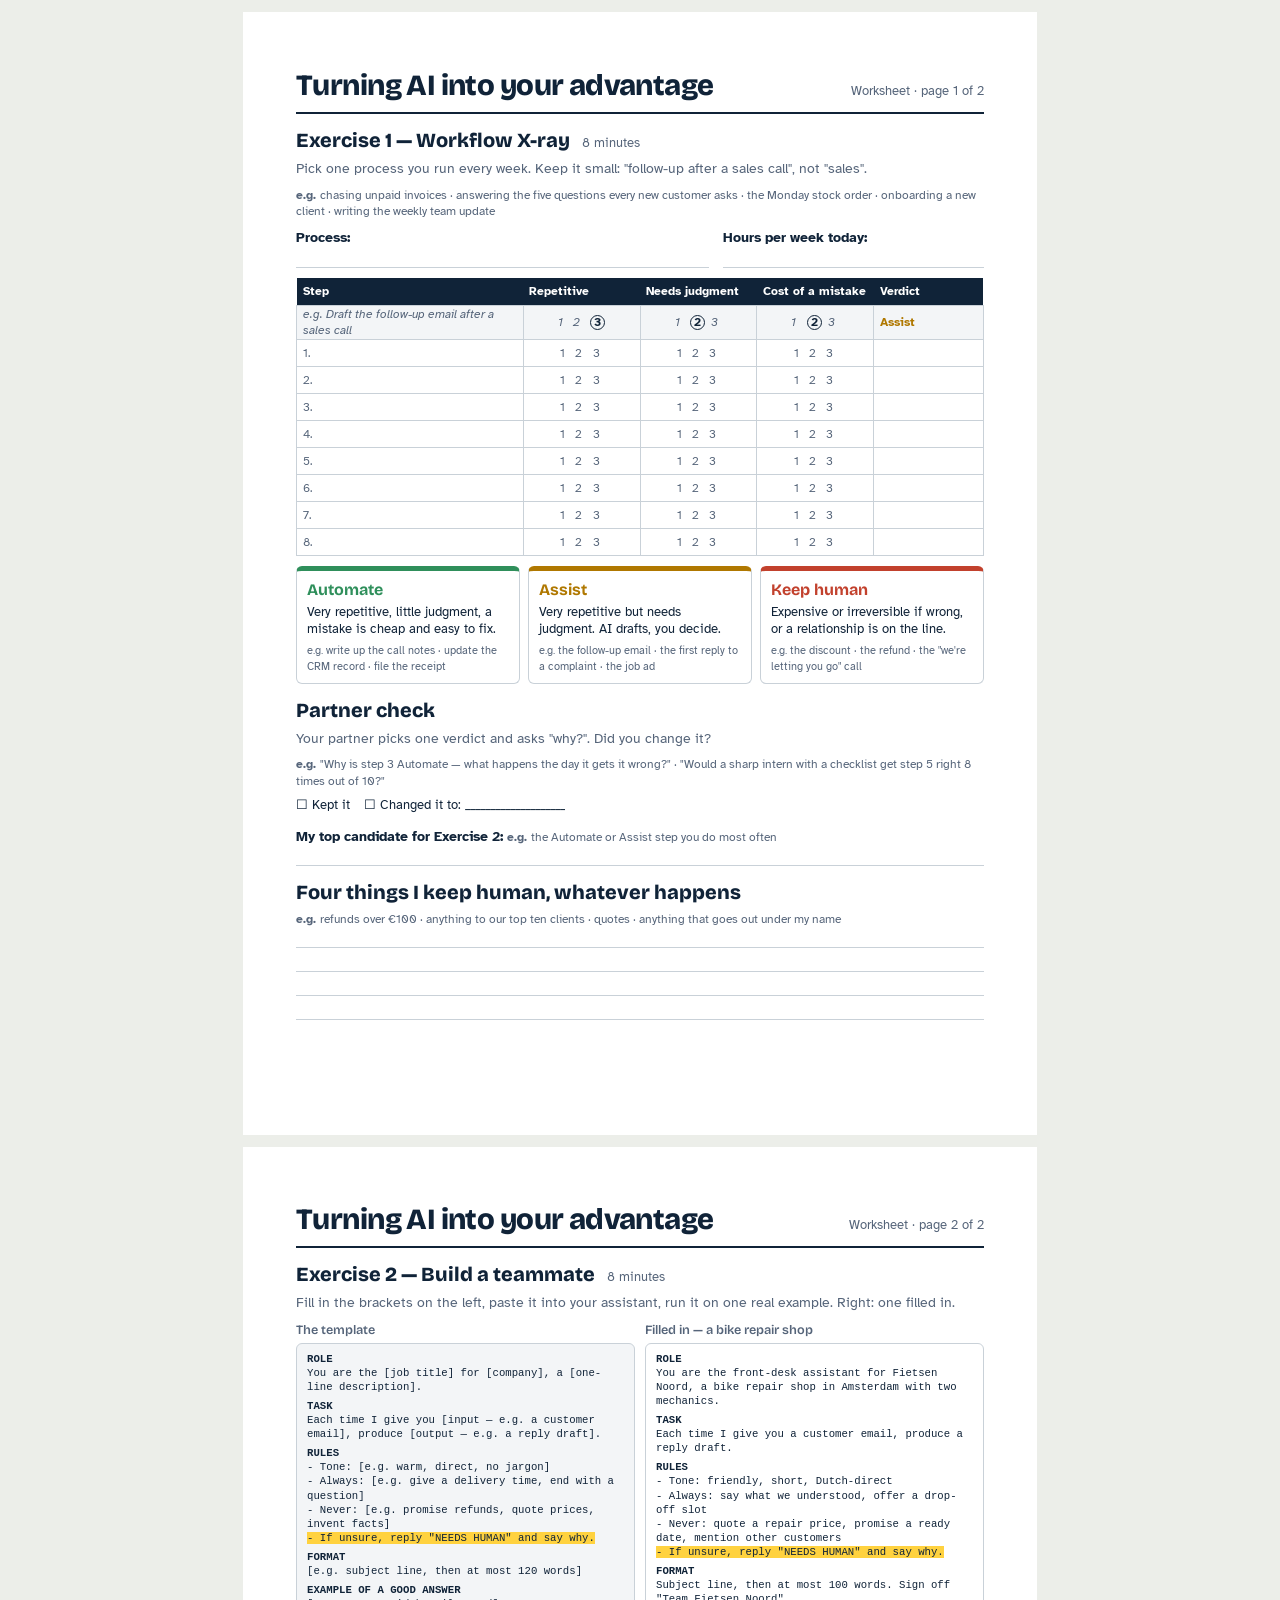
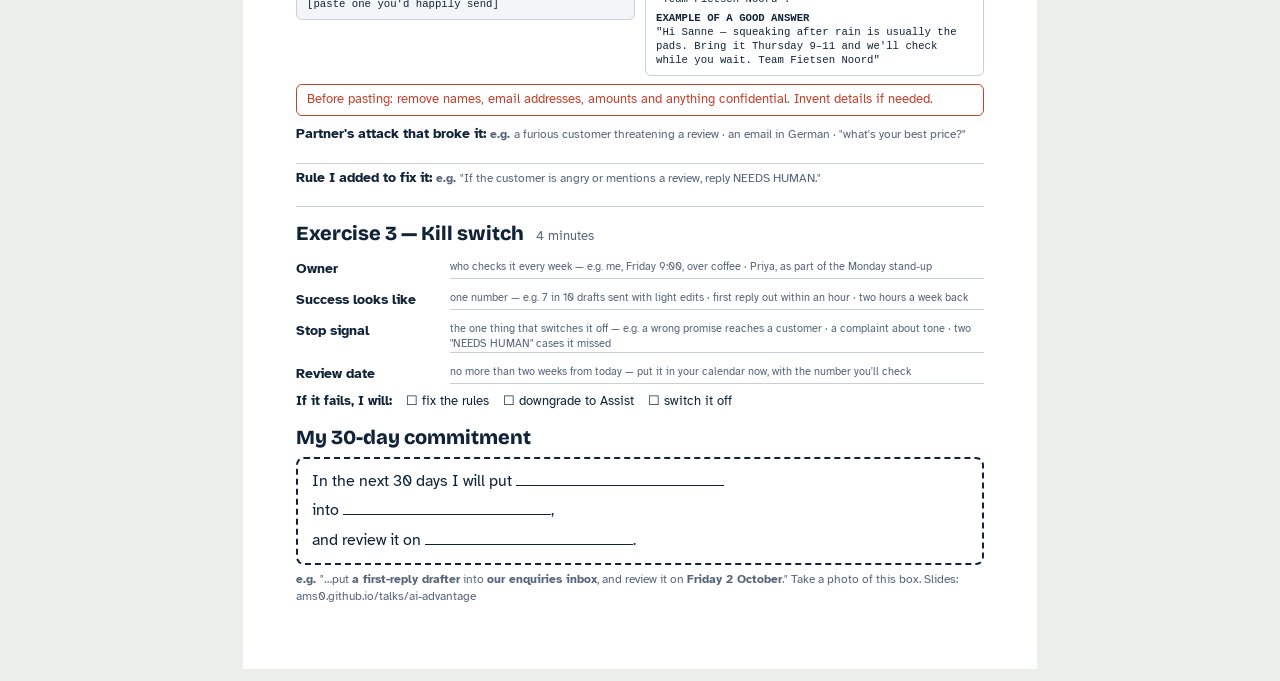
<file: ai-advantage/handout.html>
<!doctype html>
<html lang="en">
<head>
<meta charset="utf-8">
<meta name="viewport" content="width=device-width, initial-scale=1">
<title>Worksheet — Turning AI Into Your Advantage</title>
<link rel="stylesheet" href="https://fonts.googleapis.com/css2?family=Bricolage+Grotesque:opsz,wght@12..96,600;12..96,800&family=Atkinson+Hyperlegible:wght@400;700&display=swap">
<style>
  :root { --ink: #102338; --muted: #56657a; --rule: #c9d1d8; --auto: #2f8f5b; --assist: #b07800; --human: #c2412d; --marker: #ffd23f;
    --display: 'Bricolage Grotesque', 'Avenir Next', sans-serif; --body: 'Atkinson Hyperlegible', Verdana, sans-serif; --code: ui-monospace, Menlo, Consolas, monospace; }
  @page { size: A4; margin: 14mm; }
  * { box-sizing: border-box; margin: 0; padding: 0; }
  body { font-family: var(--body); color: var(--ink); background: #eceee9; font-size: 10.5pt; line-height: 1.4; }
  .page { width: 210mm; min-height: 297mm; margin: 12px auto; background: #fff; padding: 14mm; }
  .bar { display: flex; justify-content: space-between; align-items: baseline; border-bottom: 2px solid var(--ink); padding-bottom: 6px; margin-bottom: 10px; }
  h1 { font-family: var(--display); font-weight: 800; font-size: 22pt; letter-spacing: -0.02em; }
  .bar span { color: var(--muted); font-size: 9.5pt; }
  h2 { font-family: var(--display); font-weight: 800; font-size: 15pt; margin: 12px 0 5px; }
  h2 small { font-family: var(--body); font-weight: 400; font-size: 9.5pt; color: var(--muted); margin-left: 8px; }
  h3 { font-family: var(--display); font-weight: 600; font-size: 9.5pt; color: var(--muted); margin-bottom: 4px; }
  p.hint { color: var(--muted); margin-bottom: 8px; }
  /* worked examples: always muted, always marked "e.g." so nobody copies them as the answer */
  .eg { color: var(--muted); font-size: 9pt; }
  .eg::before { content: "e.g. "; font-weight: 700; }
  .line { border-bottom: 1px solid var(--rule); height: 20px; margin-bottom: 4px; }
  .row { display: flex; gap: 14px; align-items: flex-end; }
  .row > div { flex: 1; } .row > div + div { flex: 0 0 38%; }
  table { width: 100%; border-collapse: collapse; margin-top: 6px; }
  th { background: var(--ink); color: #fff; text-align: left; font-size: 9pt; padding: 5px 6px; }
  td { border: 1px solid var(--rule); height: 27px; padding: 0 6px; font-size: 9pt; color: var(--muted); }
  td.s { text-align: center; width: 17%; letter-spacing: 0.3em; }
  td.v { width: 16%; }
  tr.ex td { background: #f3f5f7; font-style: italic; height: 24px; }
  tr.ex td.v { font-style: normal; font-weight: 700; }
  tr.ex .pick { display: inline-block; letter-spacing: 0; width: 15px; height: 15px; line-height: 13px; border: 1.5px solid var(--ink); border-radius: 50%; color: var(--ink); font-style: normal; font-weight: 700; text-align: center; }
  .rules { display: grid; grid-template-columns: repeat(3, 1fr); gap: 8px; margin-top: 10px; }
  .rules div { border: 1px solid var(--rule); border-top: 5px solid; border-radius: 6px; padding: 8px 10px; font-size: 9.5pt; }
  .rules b { font-family: var(--display); font-size: 12pt; display: block; margin-bottom: 2px; }
  .rules i { display: block; font-style: normal; color: var(--muted); font-size: 8.5pt; margin-top: 4px; }
  .a { border-top-color: var(--auto) !important; } .a b { color: var(--auto); }
  .s2 { border-top-color: var(--assist) !important; } .s2 b { color: var(--assist); }
  .h { border-top-color: var(--human) !important; } .h b { color: var(--human); }
  .cols { display: grid; grid-template-columns: 1fr 1fr; gap: 10px; margin-top: 6px; }
  pre { font-family: var(--code); font-size: 8pt; line-height: 1.32; background: #f3f5f7; border: 1px solid var(--rule); border-radius: 6px; padding: 8px 10px; white-space: pre-wrap; }
  pre.filled { background: #fff; color: var(--ink); }
  pre .k { font-weight: 700; display: block; margin-top: 5px; }
  pre .k:first-child { margin-top: 0; }
  pre .hl { background: var(--marker); }
  .warn { margin-top: 8px; padding: 6px 10px; border: 1px solid var(--human); border-radius: 6px; color: var(--human); font-size: 9.5pt; }
  dl { display: grid; grid-template-columns: 38mm 1fr; gap: 5px 10px; margin-top: 6px; }
  dt { font-weight: 700; padding-top: 6px; }
  dd { border-bottom: 1px solid var(--rule); min-height: 22px; color: var(--muted); font-size: 8.5pt; padding-top: 6px; }
  .boxes { display: flex; gap: 14px; margin-top: 6px; font-size: 10pt; }
  .commit { margin-top: 6px; border: 2px dashed var(--ink); border-radius: 8px; padding: 8px 14px; font-size: 12pt; line-height: 1.85; }
  .commit u { text-decoration: none; display: inline-block; border-bottom: 1px solid var(--ink); min-width: 55mm; }
  .page + .page { break-before: page; }
  @media print { body { background: #fff; } .page { margin: 0; padding: 0; min-height: auto; width: auto; } }
</style>
</head>
<body>

<section class="page">
  <div class="bar"><h1>Turning AI into your advantage</h1><span>Worksheet · page 1 of 2</span></div>

  <h2>Exercise 1 — Workflow X-ray <small>8 minutes</small></h2>
  <p class="hint">Pick one process you run every week. Keep it small: "follow-up after a sales call", not "sales".</p>
  <p class="eg">chasing unpaid invoices · answering the five questions every new customer asks · the Monday stock order · onboarding a new client · writing the weekly team update</p>
  <div class="row" style="margin-top:8px"><div><p><b>Process:</b></p><div class="line"></div></div><div><p><b>Hours per week today:</b></p><div class="line"></div></div></div>

  <table>
    <thead><tr><th>Step</th><th>Repetitive</th><th>Needs judgment</th><th>Cost of a mistake</th><th>Verdict</th></tr></thead>
    <tbody>
      <tr class="ex"><td>e.g. Draft the follow-up email after a sales call</td><td class="s">1 2 <b class="pick">3</b></td><td class="s">1 <b class="pick">2</b> 3</td><td class="s">1 <b class="pick">2</b> 3</td><td class="v" style="color:var(--assist)">Assist</td></tr>
      <tr><td>1.</td><td class="s">1 2 3</td><td class="s">1 2 3</td><td class="s">1 2 3</td><td class="v"></td></tr>
      <tr><td>2.</td><td class="s">1 2 3</td><td class="s">1 2 3</td><td class="s">1 2 3</td><td class="v"></td></tr>
      <tr><td>3.</td><td class="s">1 2 3</td><td class="s">1 2 3</td><td class="s">1 2 3</td><td class="v"></td></tr>
      <tr><td>4.</td><td class="s">1 2 3</td><td class="s">1 2 3</td><td class="s">1 2 3</td><td class="v"></td></tr>
      <tr><td>5.</td><td class="s">1 2 3</td><td class="s">1 2 3</td><td class="s">1 2 3</td><td class="v"></td></tr>
      <tr><td>6.</td><td class="s">1 2 3</td><td class="s">1 2 3</td><td class="s">1 2 3</td><td class="v"></td></tr>
      <tr><td>7.</td><td class="s">1 2 3</td><td class="s">1 2 3</td><td class="s">1 2 3</td><td class="v"></td></tr>
      <tr><td>8.</td><td class="s">1 2 3</td><td class="s">1 2 3</td><td class="s">1 2 3</td><td class="v"></td></tr>
    </tbody>
  </table>

  <div class="rules">
    <div class="a"><b>Automate</b>Very repetitive, little judgment, a mistake is cheap and easy to fix.<i>e.g. write up the call notes · update the CRM record · file the receipt</i></div>
    <div class="s2"><b>Assist</b>Very repetitive but needs judgment. AI drafts, you decide.<i>e.g. the follow-up email · the first reply to a complaint · the job ad</i></div>
    <div class="h"><b>Keep human</b>Expensive or irreversible if wrong, or a relationship is on the line.<i>e.g. the discount · the refund · the "we're letting you go" call</i></div>
  </div>

  <h2>Partner check</h2>
  <p class="hint">Your partner picks one verdict and asks "why?". Did you change it?</p>
  <p class="eg">"Why is step 3 Automate — what happens the day it gets it wrong?" · "Would a sharp intern with a checklist get step 5 right 8 times out of 10?"</p>
  <div class="boxes" style="margin-top:6px"><span>☐ Kept it</span><span>☐ Changed it to: ____________________</span></div>
  <p style="margin-top:12px"><b>My top candidate for Exercise 2:</b> <span class="eg">the Automate or Assist step you do most often</span></p><div class="line"></div>

  <h2>Four things I keep human, whatever happens</h2>
  <p class="eg">refunds over €100 · anything to our top ten clients · quotes · anything that goes out under my name</p>
  <div class="line"></div><div class="line"></div><div class="line"></div><div class="line"></div>
</section>

<section class="page">
  <div class="bar"><h1>Turning AI into your advantage</h1><span>Worksheet · page 2 of 2</span></div>

  <h2>Exercise 2 — Build a teammate <small>8 minutes</small></h2>
  <p class="hint">Fill in the brackets on the left, paste it into your assistant, run it on one real example. Right: one filled in.</p>
  <div class="cols">
    <div>
      <h3>The template</h3>
<pre><span class="k">ROLE</span>You are the [job title] for [company], a [one-line description].
<span class="k">TASK</span>Each time I give you [input — e.g. a customer email], produce [output — e.g. a reply draft].
<span class="k">RULES</span>- Tone: [e.g. warm, direct, no jargon]
- Always: [e.g. give a delivery time, end with a question]
- Never: [e.g. promise refunds, quote prices, invent facts]
<span class="hl">- If unsure, reply "NEEDS HUMAN" and say why.</span>
<span class="k">FORMAT</span>[e.g. subject line, then at most 120 words]
<span class="k">EXAMPLE OF A GOOD ANSWER</span>[paste one you'd happily send]</pre>
    </div>
    <div>
      <h3>Filled in — a bike repair shop</h3>
<pre class="filled"><span class="k">ROLE</span>You are the front-desk assistant for Fietsen Noord, a bike repair shop in Amsterdam with two mechanics.
<span class="k">TASK</span>Each time I give you a customer email, produce a reply draft.
<span class="k">RULES</span>- Tone: friendly, short, Dutch-direct
- Always: say what we understood, offer a drop-off slot
- Never: quote a repair price, promise a ready date, mention other customers
<span class="hl">- If unsure, reply "NEEDS HUMAN" and say why.</span>
<span class="k">FORMAT</span>Subject line, then at most 100 words. Sign off "Team Fietsen Noord".
<span class="k">EXAMPLE OF A GOOD ANSWER</span>"Hi Sanne — squeaking after rain is usually the pads. Bring it Thursday 9–11 and we'll check while you wait. Team Fietsen Noord"</pre>
    </div>
  </div>
  <p class="warn">Before pasting: remove names, email addresses, amounts and anything confidential. Invent details if needed.</p>
  <p style="margin-top:8px"><b>Partner's attack that broke it:</b> <span class="eg">a furious customer threatening a review · an email in German · "what's your best price?"</span></p><div class="line"></div>
  <p><b>Rule I added to fix it:</b> <span class="eg">"If the customer is angry or mentions a review, reply NEEDS HUMAN."</span></p><div class="line"></div>

  <h2>Exercise 3 — Kill switch <small>4 minutes</small></h2>
  <dl>
    <dt>Owner</dt><dd>who checks it every week — e.g. me, Friday 9:00, over coffee · Priya, as part of the Monday stand-up</dd>
    <dt>Success looks like</dt><dd>one number — e.g. 7 in 10 drafts sent with light edits · first reply out within an hour · two hours a week back</dd>
    <dt>Stop signal</dt><dd>the one thing that switches it off — e.g. a wrong promise reaches a customer · a complaint about tone · two "NEEDS HUMAN" cases it missed</dd>
    <dt>Review date</dt><dd>no more than two weeks from today — put it in your calendar now, with the number you'll check</dd>
  </dl>
  <div class="boxes" style="margin-top:8px"><b>If it fails, I will:</b><span>☐ fix the rules</span><span>☐ downgrade to Assist</span><span>☐ switch it off</span></div>

  <h2>My 30-day commitment</h2>
  <div class="commit">In the next 30 days I will put <u></u><br>into <u></u>,<br>and review it on <u></u>.</div>
  <p class="eg" style="margin-top:6px">"…put <b>a first-reply drafter</b> into <b>our enquiries inbox</b>, and review it on <b>Friday 2 October</b>." Take a photo of this box. Slides: ams0.github.io/talks/ai-advantage</p>
</section>

</body>
</html>
</file>
<file: game-of-codes/fonts.css>
@font-face {
  font-family: 'Barlow';
  font-style: normal;
  font-weight: 400;
  font-display: swap;
  src: url(fonts/font-0.ttf) format('truetype');
}
@font-face {
  font-family: 'Barlow';
  font-style: normal;
  font-weight: 500;
  font-display: swap;
  src: url(fonts/font-1.ttf) format('truetype');
}
@font-face {
  font-family: 'Barlow';
  font-style: normal;
  font-weight: 600;
  font-display: swap;
  src: url(fonts/font-2.ttf) format('truetype');
}
@font-face {
  font-family: 'Barlow';
  font-style: normal;
  font-weight: 700;
  font-display: swap;
  src: url(fonts/font-3.ttf) format('truetype');
}
@font-face {
  font-family: 'Barlow Condensed';
  font-style: normal;
  font-weight: 600;
  font-display: swap;
  src: url(fonts/font-4.ttf) format('truetype');
}
@font-face {
  font-family: 'Barlow Condensed';
  font-style: normal;
  font-weight: 700;
  font-display: swap;
  src: url(fonts/font-5.ttf) format('truetype');
}
@font-face {
  font-family: 'Barlow Condensed';
  font-style: normal;
  font-weight: 800;
  font-display: swap;
  src: url(fonts/font-6.ttf) format('truetype');
}
@font-face {
  font-family: 'JetBrains Mono';
  font-style: normal;
  font-weight: 400;
  font-display: swap;
  src: url(fonts/font-7.ttf) format('truetype');
}
@font-face {
  font-family: 'JetBrains Mono';
  font-style: normal;
  font-weight: 500;
  font-display: swap;
  src: url(fonts/font-8.ttf) format('truetype');
}
@font-face {
  font-family: 'JetBrains Mono';
  font-style: normal;
  font-weight: 700;
  font-display: swap;
  src: url(fonts/font-9.ttf) format('truetype');
}
</file>
